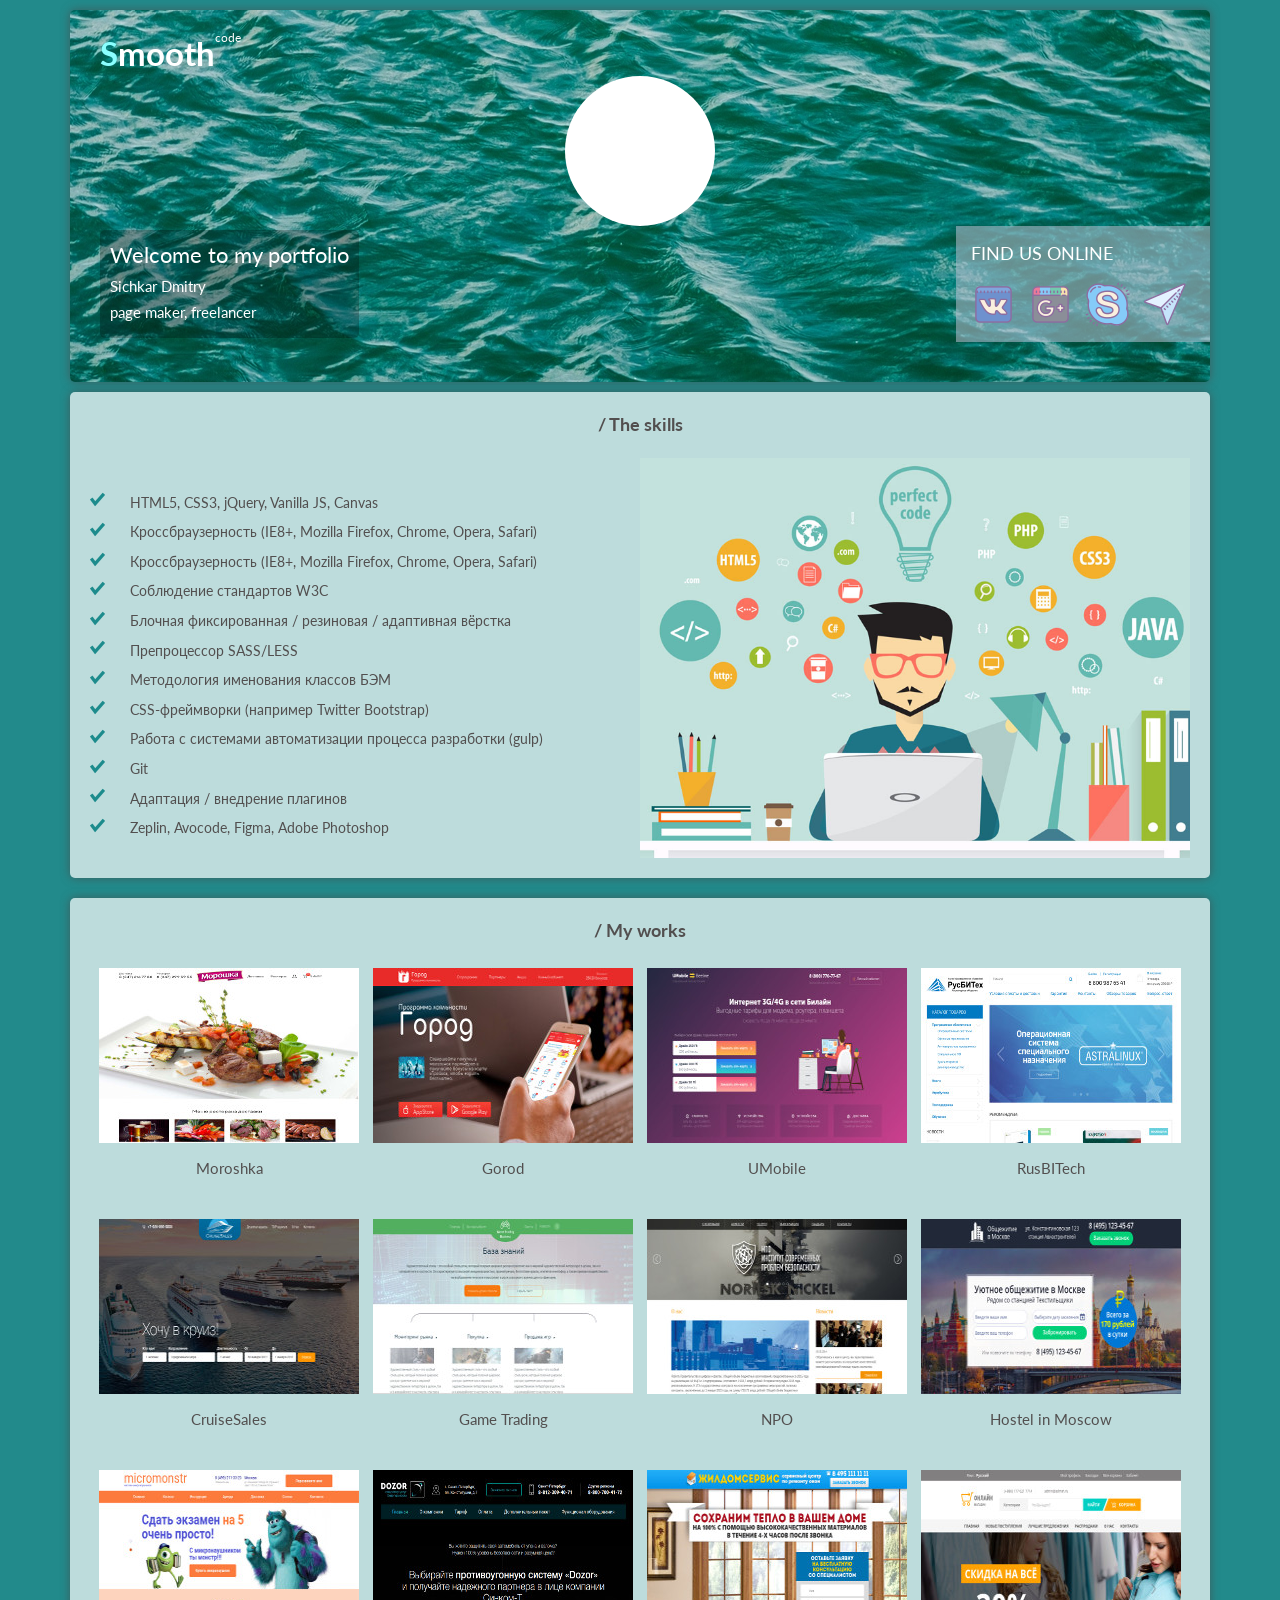
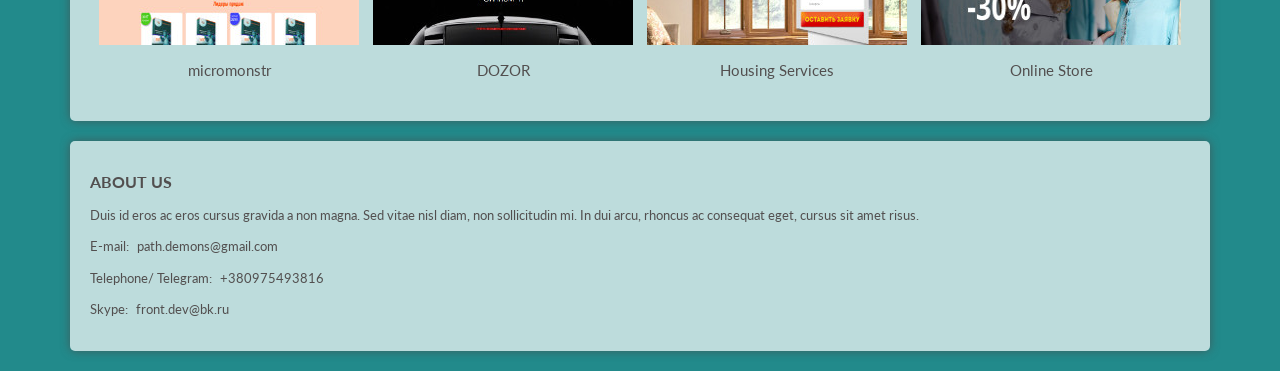
<file: index.html>
<!DOCTYPE html>
<html lang="ru">

<head>

	<meta charset="utf-8">

	<title>Title</title>
	<meta name="description" content="">

	<meta http-equiv="X-UA-Compatible" content="IE=edge">
	<meta name="viewport" content="width=device-width, initial-scale=1, maximum-scale=1">
	<link href="https://fonts.googleapis.com/css?family=Open+Sans:300,400,400i,600,700,700i,800&amp;subset=cyrillic" rel="stylesheet">
	<meta property="og:image" content="path/to/image.jpg">
	<link rel="shortcut icon" href="img/favicon/favicon.ico" type="image/x-icon">
	<link rel="apple-touch-icon" href="img/favicon/apple-touch-icon.png">
	<link rel="apple-touch-icon" sizes="72x72" href="img/favicon/apple-touch-icon-72x72.png">
	<link rel="apple-touch-icon" sizes="114x114" href="img/favicon/apple-touch-icon-114x114.png">

	<!-- Chrome, Firefox OS and Opera -->
	<meta name="theme-color" content="#000">
	<!-- Windows Phone -->
	<meta name="msapplication-navbutton-color" content="#000">
	<!-- iOS Safari -->
	<meta name="apple-mobile-web-app-status-bar-style" content="#000">

	<style>body { opacity: 0; overflow-x: hidden; } html { background-color: #fff; }</style>

</head>
<body>
	<!-- header -->
	<div class="container">
		<header class="header">
			<!-- header-top -->
			<div class="header__top header-top">

				<div class="header-top__wrap">
					<!-- page-logo -->
					<div class="header-top__logo page-logo">
						<p><span>S</span>mooth</p>
						<span>code</span>
					</div>
					<!-- end - page-logo -->
				<!-- 	<button class="burger-button">
						<span></span>
						<span></span>
						<span></span>
					</button> -->
					<!-- <nav class="header__nav nav-menu">
						<a class="nav-menu__link-btn link-btn" href="#">Home</a>
						<a class="nav-menu__link-btn link-btn" href="#">Contact</a>
					</nav> -->
				</div>
			</div>
			<!-- end - header-top -->

			<div class="header-image">
				<!-- <img src="img/lego-icon.png" alt=""> -->
			</div>

			<div class="header-bottom">
				<div class="header-bottom__wrap">
					<div class="header-bottom__content">
						<h1 class="header__title">Welcome to my portfolio</h1>
						<p class="header__text-info">Sichkar Dmitry</p>
						<p class="header__text-info">page maker, freelancer</p>
					</div>

					

					<div class="header-bottom__links links-contact">
						<span class="links-contact__title">Find us online</span>
						<ul class="links-contact__list">
							<li class="links-contact__list-item"><a href="#"><img src="img/1-icon.png" alt="img"></a></li>
							<li class="links-contact__list-item"><a href="#"><img src="img/g-icon.png" alt="img"></a></li>
							<li class="links-contact__list-item"><a href="#"><img src="img/2-icon.png" alt="img"></a></li>
							<li class="links-contact__list-item"><a href="#"><img src="img/3-icon.png" alt="img"></a></li>
						</ul>
					</div>
				</div>

			</div>
		</header>
	</div>
	<!-- // -->
	<main>
		<div class="container">
			<!-- skills-section -->
			<section class="skills-section block-theme">
				<h2 class="works-section__title">/ The skills</h2>
				<div class="skills-section__wrap">
					<ul class="skills-section__list skills-list">
						<li class="skills-list__item">HTML5, CSS3, jQuery, Vanilla JS, Canvas</li>
						<li class="skills-list__item">Кроссбраузерность (IE8+, Mozilla Firefox, Chrome, Opera, Safari)</li>
						<li class="skills-list__item">Кроссбраузерность (IE8+, Mozilla Firefox, Chrome, Opera, Safari)</li>
						<li class="skills-list__item">Соблюдение стандартов W3C</li>
						<li class="skills-list__item">Блочная фиксированная / резиновая / адаптивная вёрстка</li>
						<li class="skills-list__item">Препроцессор SASS/LESS</li>
						<li class="skills-list__item">Методология именования классов БЭМ</li>
						<li class="skills-list__item">CSS-фреймворки (например Twitter Bootstrap)</li>
						<li class="skills-list__item">Работа с системами автоматизации процесса разработки (gulp)</li>
						<li class="skills-list__item">Git</li>
						<li class="skills-list__item">Адаптация / внедрение плагинов </li>
						<li class="skills-list__item">Zeplin, Avocode, Figma, Adobe Photoshop</li>
					</ul>
					<img src="img/dev.jpg" alt="image" class="skills-section__image">
				</div>
			</section>
			<!-- end - skills-section -->
			<!-- works-section -->
			<section class="works-section block-theme">
				<h2 class="works-section__title">/ My works</h2>

				<!-- wrap-grids -->
				<div class="wrap-grids">
					<!-- item-works -->
					<div class="wrap-grids__item item-works">
						<div class="item-works__wrap">
							<div class="item-works__img">
								<img src="img/item1.jpg" alt="img">
							</div>

							<div class="item-works__overlay overlay-link">
								<a href="pr/moroshka/app/index.html" class="overlay-link__link overlay-link__preview-link" title="Предосмотр" target="myframe">
								</a>
								<a href="pr/moroshka/app/index.html" class="overlay-link__link overlay-link__open-link" title="Перейти" target="_blank">
								</a>
							</div>
						</div>
						<p class="item-works__title">Moroshka</p>
					</div>
					<!-- end - item-works -->

					<!-- item-works -->
					<div class="wrap-grids__item item-works">
						<div class="item-works__wrap">
							<div class="item-works__img">
								<img src="img/item2.jpg" alt="img">
							</div>

							<div class="item-works__overlay overlay-link">
								<a href="pr/gorod/index.html" class="overlay-link__link overlay-link__preview-link" title="Предосмотр" target="myframe">
								</a>
								<a href="pr/gorod/index.html" class="overlay-link__link overlay-link__open-link" title="Перейти" target="_blank">
								</a>
							</div>
						</div>
						<p class="item-works__title">Gorod</p>
					</div>
					<!-- end - item-works -->

					<!-- item-works -->
					<div class="wrap-grids__item item-works">
						<div class="item-works__wrap">
							<div class="item-works__img">
								<img src="img/item3.jpg" alt="img">
							</div>

							<div class="item-works__overlay overlay-link">
								<a href="pr/beeline/index.html" class="overlay-link__link overlay-link__preview-link" title="Предосмотр" target="myframe">
								</a>
								<a href="pr/beeline/index.html" class="overlay-link__link overlay-link__open-link" title="Перейти" target="_blank">
								</a>
							</div>
						</div>
						<p class="item-works__title">UMobile</p>
					</div>
					<!-- end - item-works -->

					<!-- item-works -->
					<div class="wrap-grids__item item-works">
						<div class="item-works__wrap">
							<div class="item-works__img">
								<img src="img/item4.jpg" alt="img">
							</div>

							<div class="item-works__overlay overlay-link">
								<a href="pr/po/app/index.html" class="overlay-link__link overlay-link__preview-link" title="Предосмотр" target="myframe">
								</a>
								<a href="pr/po/app/index.html" class="overlay-link__link overlay-link__open-link" title="Перейти" target="_blank">
								</a>
							</div>
						</div>
						<p class="item-works__title">RusBITech</p>
					</div>
					<!-- end - item-works -->

					<!-- item-works -->
					<div class="wrap-grids__item item-works">
						<div class="item-works__wrap">
							<div class="item-works__img">
								<img src="img/item5.jpg" alt="img">
							</div>

							<div class="item-works__overlay overlay-link">
								<a href="pr/cruisesales/index.html" class="overlay-link__link overlay-link__preview-link" title="Предосмотр" target="myframe">
								</a>
								<a href="pr/cruisesales/index.html" class="overlay-link__link overlay-link__open-link" title="Перейти" target="_blank">
								</a>
							</div>
						</div>
						<p class="item-works__title">CruiseSales</p>
					</div>
					<!-- end - item-works -->

					<!-- item-works -->
					<div class="wrap-grids__item item-works">
						<div class="item-works__wrap">
							<div class="item-works__img">
								<img src="img/item6.jpg" alt="img">
							</div>

							<div class="item-works__overlay overlay-link">
								<a href="pr/gametrading/index.html" class="overlay-link__link overlay-link__preview-link" title="Предосмотр" target="myframe">
								</a>
								<a href="pr/gametrading/index.html" class="overlay-link__link overlay-link__open-link" title="Перейти" target="_blank">
								</a>
							</div>
						</div>
						<p class="item-works__title">Game Trading</p>
					</div>
					<!-- end - item-works -->

					<!-- item-works -->
					<div class="wrap-grids__item item-works">
						<div class="item-works__wrap">
							<div class="item-works__img">
								<img src="img/item7.jpg" alt="img">
							</div>

							<div class="item-works__overlay overlay-link">
								<a href="pr/npo/index.html" class="overlay-link__link overlay-link__preview-link" title="Предосмотр" target="myframe">
								</a>
								<a href="pr/npo/index.html" class="overlay-link__link overlay-link__open-link" title="Перейти" target="_blank">
								</a>
							</div>
						</div>
						<p class="item-works__title">NPO</p>
					</div>
					<!-- end - item-works -->

					<!-- item-works -->
					<div class="wrap-grids__item item-works">
						<div class="item-works__wrap">
							<div class="item-works__img">
								<img src="img/item8.jpg" alt="img">
							</div>

							<div class="item-works__overlay overlay-link">
								<a href="pr/hostelmoscow/index.html" class="overlay-link__link overlay-link__preview-link" title="Предосмотр" target="myframe">
								</a>
								<a href="pr/hostelmoscow/index.html" class="overlay-link__link overlay-link__open-link" title="Перейти" target="_blank">
								</a>
							</div>
						</div>
						<p class="item-works__title">Hostel in Moscow</p>
					</div>
					<!-- end - item-works -->

					<!-- item-works -->
					<div class="wrap-grids__item item-works">
						<div class="item-works__wrap">
							<div class="item-works__img">
								<img src="img/item9.jpg" alt="img">
							</div>

							<div class="item-works__overlay overlay-link">
								<a href="pr/micromonstr/index.html" class="overlay-link__link overlay-link__preview-link" title="Предосмотр" target="myframe">
								</a>
								<a href="pr/micromonstr/index.html" class="overlay-link__link overlay-link__open-link" title="Перейти" target="_blank">
								</a>
							</div>
						</div>
						<p class="item-works__title">micromonstr</p>
					</div>
					<!-- end - item-works -->

					<!-- item-works -->
					<div class="wrap-grids__item item-works">
						<div class="item-works__wrap">
							<div class="item-works__img">
								<img src="img/item10.jpg" alt="img">
							</div>

							<div class="item-works__overlay overlay-link">
								<a href="pr/dozor/index.html" class="overlay-link__link overlay-link__preview-link" title="Предосмотр" target="myframe">
								</a>
								<a href="pr/dozor/index.html" class="overlay-link__link overlay-link__open-link" title="Перейти" target="_blank">
								</a>
							</div>
						</div>
						<p class="item-works__title">DOZOR</p>
					</div>
					<!-- end - item-works -->

					<!-- item-works -->
					<div class="wrap-grids__item item-works">
						<div class="item-works__wrap">
							<div class="item-works__img">
								<img src="img/item11.jpg" alt="img">
							</div>

							<div class="item-works__overlay overlay-link">
								<a href="pr/housingservices/index.html" class="overlay-link__link overlay-link__preview-link" title="Предосмотр" target="myframe">
								</a>
								<a href="pr/housingservices/index.html" class="overlay-link__link overlay-link__open-link" title="Перейти" target="_blank">
								</a>
							</div>
						</div>
						<p class="item-works__title">Housing Services</p>
					</div>
					<!-- end - item-works -->

					<!-- item-works -->
					<div class="wrap-grids__item item-works">
						<div class="item-works__wrap">
							<div class="item-works__img">
								<img src="img/item12.jpg" alt="img">
							</div>

							<div class="item-works__overlay overlay-link">
								<a href="pr/im/index.html" class="overlay-link__link overlay-link__preview-link" title="Предосмотр" target="myframe">
								</a>
								<a href="pr/im/index.html" class="overlay-link__link overlay-link__open-link" title="Перейти" target="_blank">
								</a>
							</div>
						</div>
						<p class="item-works__title">Online Store</p>
					</div>
					<!-- end - item-works -->
				</div>
				<!-- end - wrap-grids -->
			</section>
			<!-- end - works-section -->
		</div>

	</main>
	<!-- footer -->
	<div class="container">
		<footer class="footer-page block-theme">
			<div class="footer-wrap">

				<div class="footer-page__info">
					<span class="footer-page__title footer-title">About us</span>
					<p class="footer-page__text">Duis id eros ac eros cursus gravida a non magna. 
						Sed vitae nisl diam, non sollicitudin mi. In dui arcu, 
					rhoncus ac consequat eget, cursus sit amet risus.</p>
					<p class="footer-page__text">E-mail: <a class="footer-page__link" href="mailto:path.demons@gmail.com">path.demons@gmail.com</a></p>
					<p class="footer-page__text">Telephone/ Telegram: <a class="footer-page__link" href="tel:+380975493816">+380975493816</a></p>
					<p class="footer-page__text">Skype: <a class="footer-page__link" href="skype:front.dev@bk.ru?add">front.dev@bk.ru</a></p>
				</div>

				<div class="footer-wrap__form form-feedback">
					<span class="footer-title">Feedback</span>
					<form>
						<div class="form-feedback__wrap">
							<div class="form-feedback__fields">
								<input type="text" class="form-feedback__input input-theme" placeholder="Name*">
								<input type="text" class="form-feedback__input input-theme" placeholder="Email*">
								<textarea  class="form-feedback__textarea textarea-theme" placeholder="Message*"></textarea>
							</div>

							<button class="form-feedback__button button-theme">send</button>
						</div>
					</form>
				</div>
			</div>
		</footer>
	</div>
	<!-- // -->

	<div class="frame-wrap">
		<button id="close-frame" class="close-frame"></button>
		<iframe name="myframe" class="myframe" onload="if(window.Vario!=1){window.Vario=1;}else this.style.display='block'"></iframe>
	</div>

	<link rel="stylesheet" href="css/slick.css">
	<link rel="stylesheet" href="css/jquery.fancybox.css">
	<link href="https://fonts.googleapis.com/css?family=Lato" rel="stylesheet">
	<link rel="stylesheet" href="fonts/stylesheet.css">
	<link rel="stylesheet" href="css/main.min.css">
	<script src="js/scripts.min.js"></script>

</body>
</html>
</file>
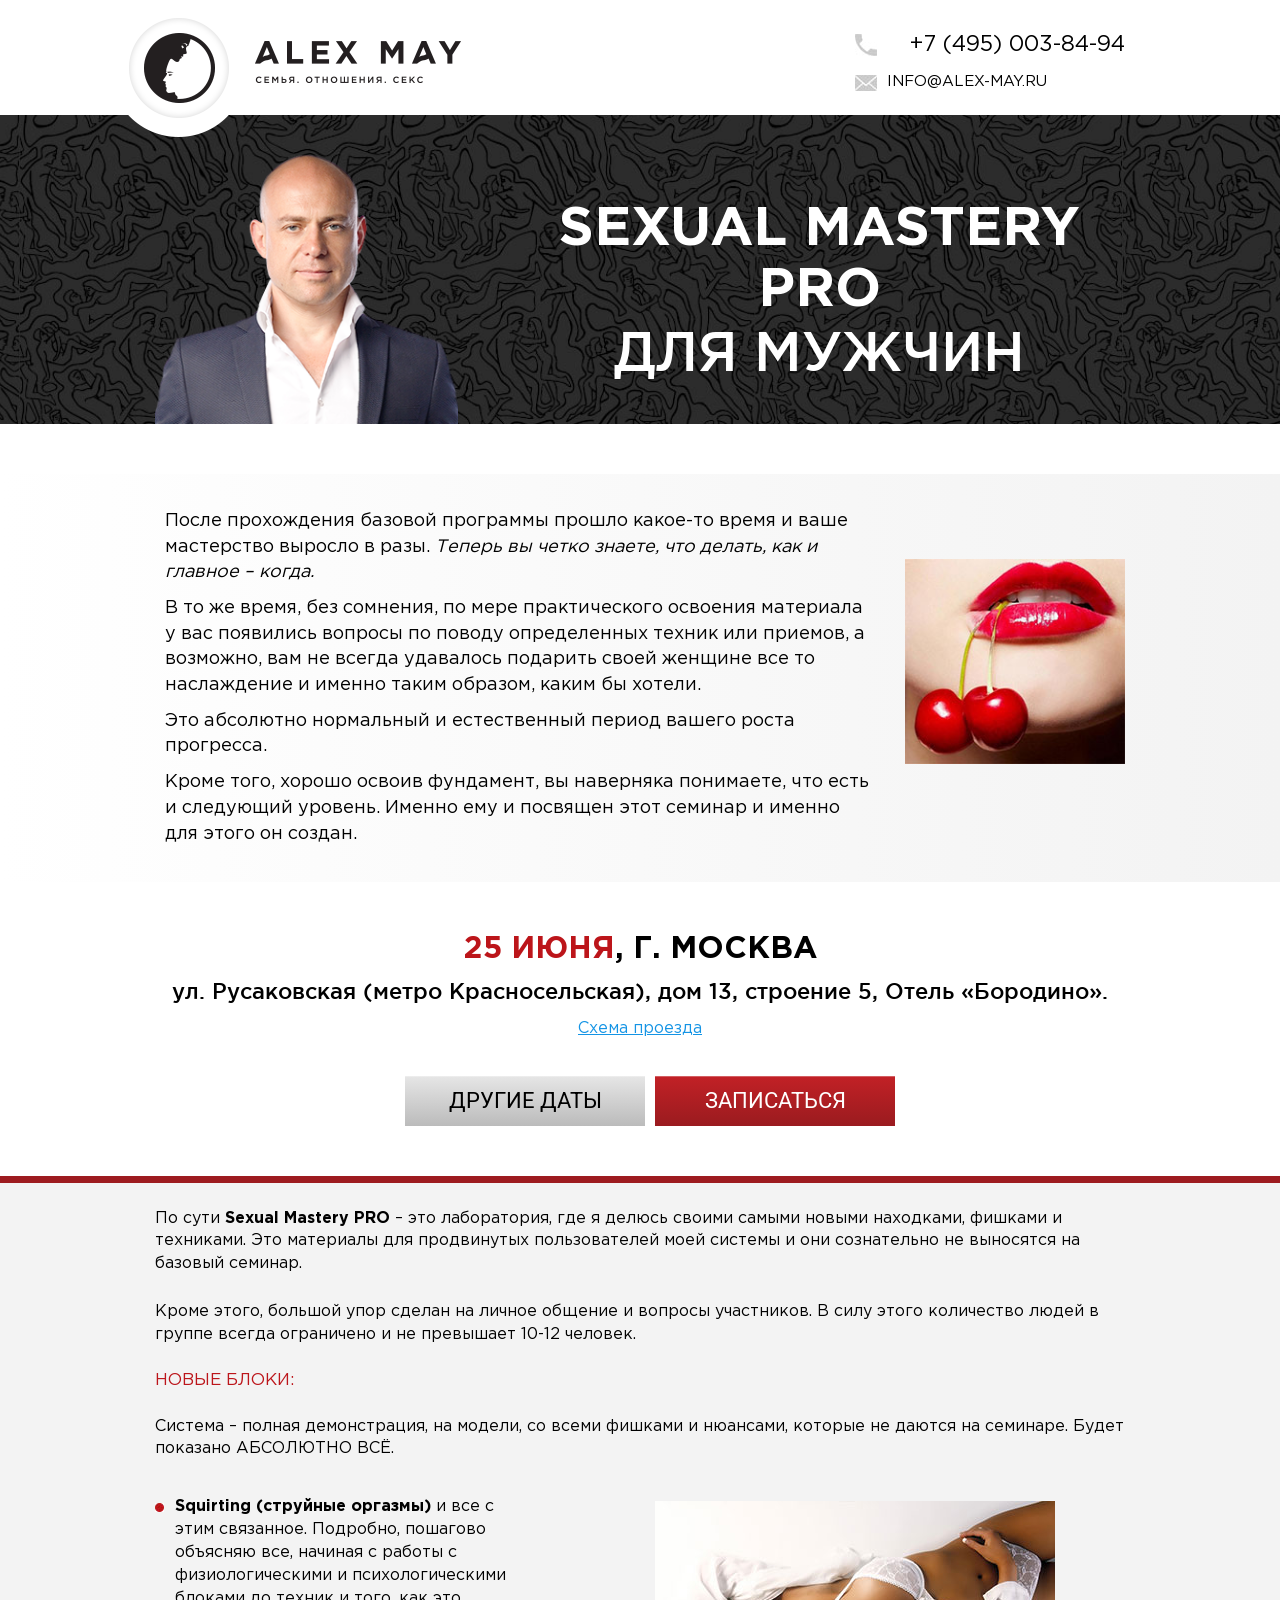
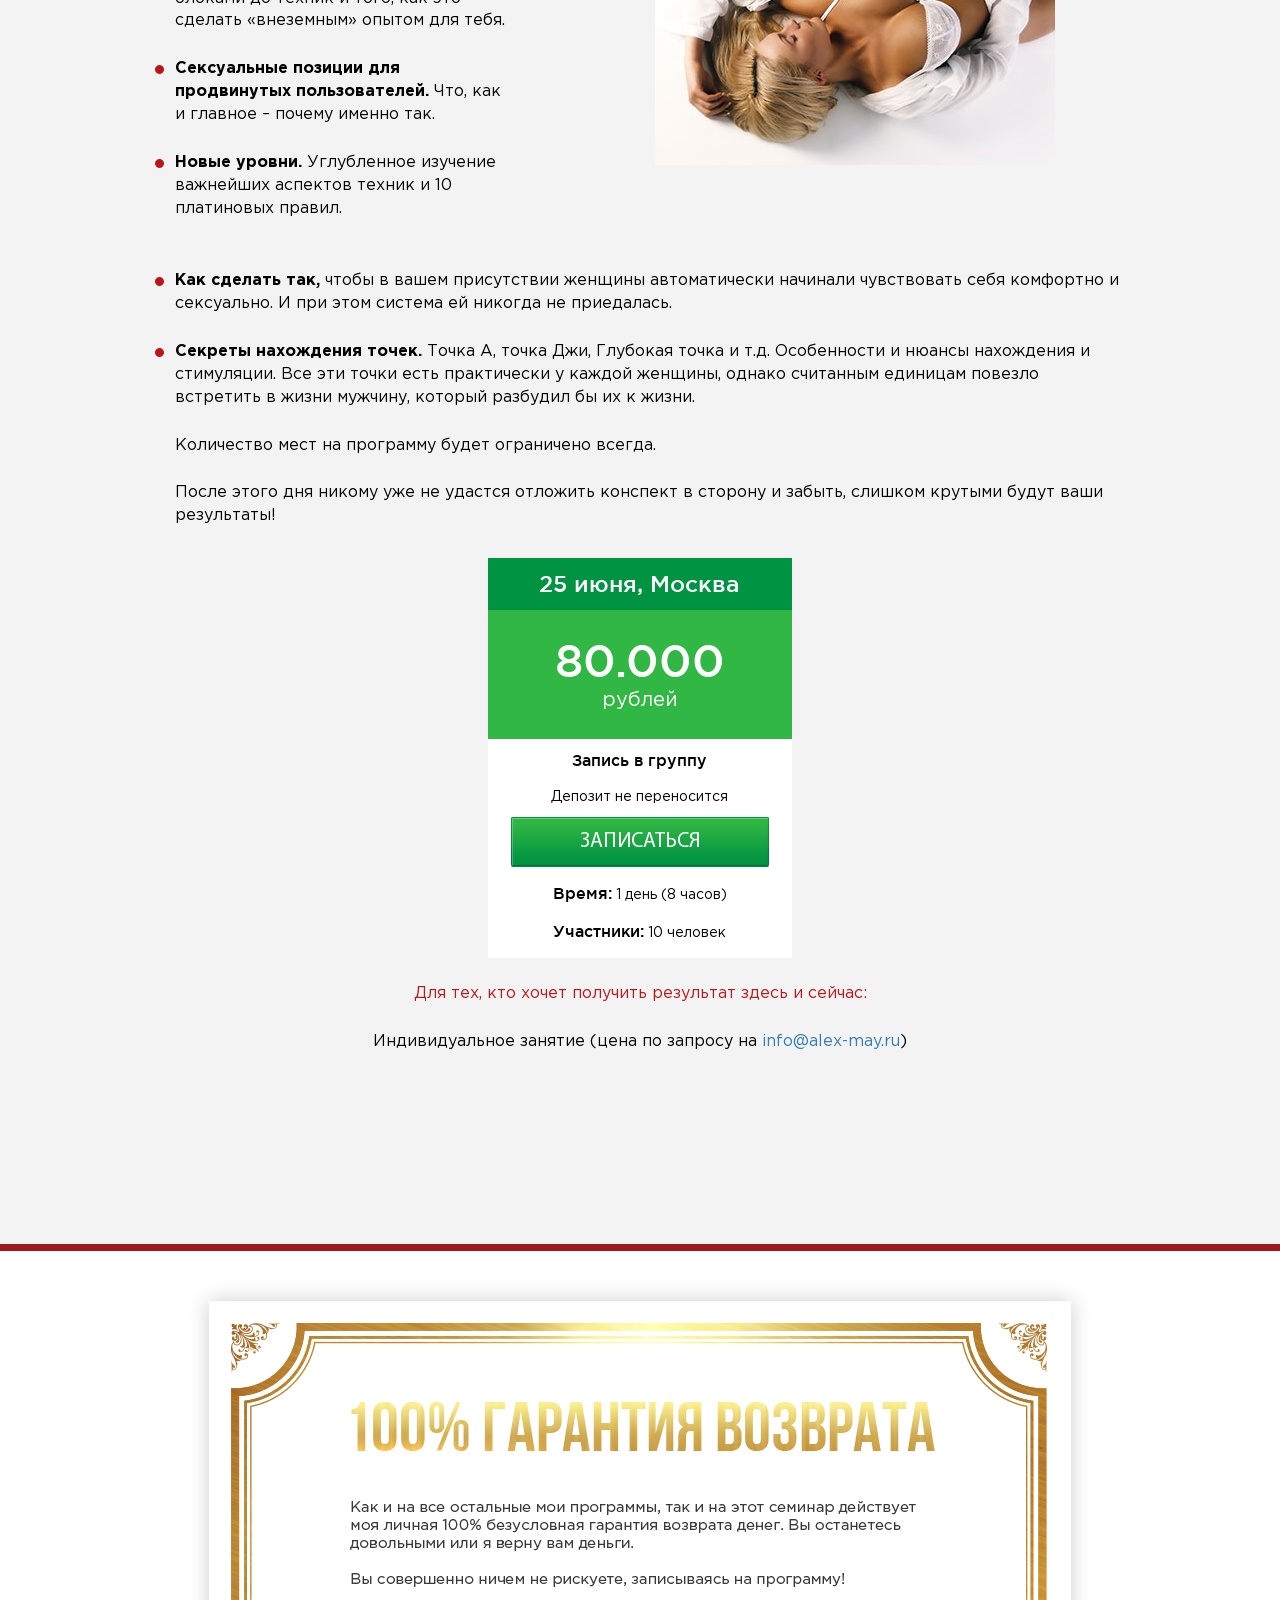
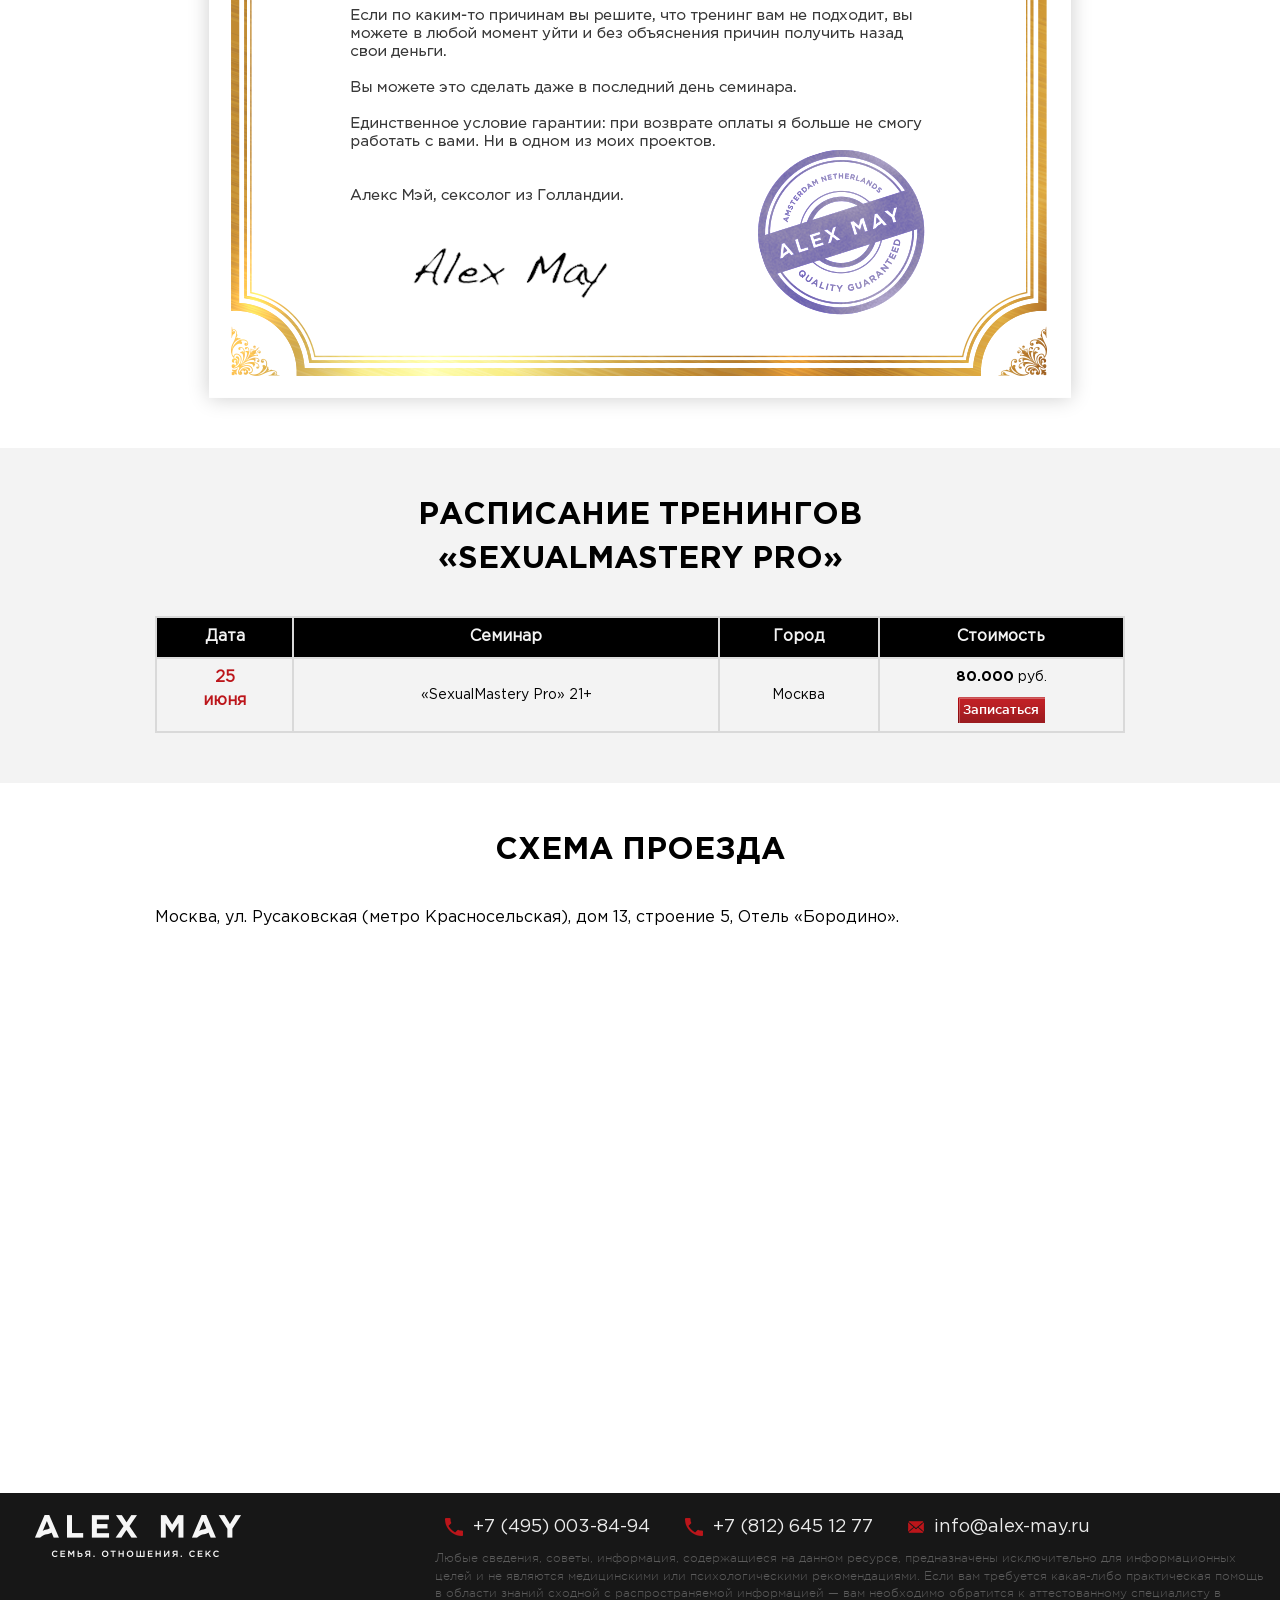
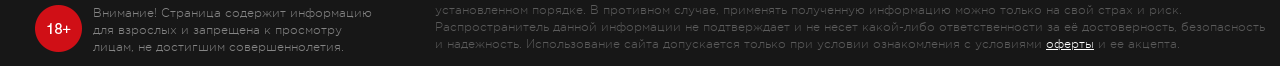
<file: pr/alex-may/index.html>
<!DOCTYPE html>
<html lang="ru">
<head>
	<meta charset="UTF-8">
	<title>Alex-may</title>

	<meta http-equiv="X-UA-Compatible" content="IE=edge">
	<meta name="description" content="">
	<meta name="viewport" content="width=device-width, initial-scale=1">
	<link rel="stylesheet" href="https://maxcdn.bootstrapcdn.com/bootstrap/3.3.7/css/bootstrap.min.css" integrity="sha384-BVYiiSIFeK1dGmJRAkycuHAHRg32OmUcww7on3RYdg4Va+PmSTsz/K68vbdEjh4u" crossorigin="anonymous">
	<link href="https://fonts.googleapis.com/css?family=Roboto" rel="stylesheet">
	<link rel="stylesheet" type="text/css" href="assets/css/style.css" />
	<link rel="stylesheet" type="text/css" href="assets/css/media.css" />
</head>
<body>
	<div class="header">
		<div class="container">
			<div class="row">
				<div class="col-sm-4 col-sm-push-8">
					<ul>
						<li><a class="tel" href="tel: +7 (495) 003-84-94"><img src="assets/img/phone.jpg" alt="img">+7 (495) 003-84-94</a></li>
						<li><a class="mailto" href="mailto: info@alex-may.ru"><img src="assets/img/envelope.jpg" alt="img">info@alex-may.ru</a></li>
					</ul>
				</div>
				<div class="col-sm-4"></div>
				<div class="col-sm-4 col-sm-pull-8">
					<a class="logo" href="#"><img src="assets/img/logo.png" class="img-responsive" alt="img"></a>
				</div>
			</div>		
		</div>
	</div>
	<div class="banner">
		<div class="container">
			<div class="row">
				<div class="col-sm-8 col-sm-push-4">
					<h1>SEXUAL MASTERY PRO <br>
						<span>Для мужчин</span></h1>
					</div>

					<div class="col-sm-4 col-sm-pull-8">
						<img src="assets/img/man.png"  alt="img">
					</div>

				</div>
			</div>
		</div>
		<div class="main_info">
			<div class="container">
				<div class="row">
					<div class="col-sm-9">
						<div class="main_text">
							<p>После прохождения базовой программы прошло какое-то время и ваше мастерство выросло в разы. <span>Теперь вы четко знаете, что делать, как и главное – когда.</span></p>
							<p>В то же время, без сомнения, по мере практического освоения материала у вас появились вопросы по поводу определенных техник или приемов,   а возможно, вам не всегда удавалось подарить своей женщине все то наслаждение и именно таким образом, каким бы хотели.</p>
							<p>Это абсолютно нормальный и естественный период вашего роста прогресса.</p>
							<p>Кроме того, хорошо освоив фундамент, вы наверняка понимаете, что есть и следующий уровень. Именно ему и посвящен этот семинар и именно для этого он создан.</p>
						</div>
					</div>
					<div class="col-sm-3">
						<div class="main_img">
							<img src="assets/img/main.jpg" class="img-responsive" alt="img">
						</div>
					</div>
				</div>
			</div>
		</div>
		<div class="date">
			<div class="container">
				<h2><span>25 июня</span>, г. Москва</h2>
				<p>ул. Русаковская (метро Красносельская), дом 13, строение 5, Отель «Бородино».</p>
				<a href="#">Схема проезда</a>
				<div class="date_button">
					<div class="row">
						<div class="col-sm-3"></div>
						<div class="col-sm-3">
							<div class="date_other">
								<a href="#"><button name="button">другие даты</button></a>
							</div>
						</div>
						<div class="col-sm-3">
							<div class="date_enroll">
								<a href="#"><button name="button">Записаться</button></a>
							</div>					
						</div>
						<div class="col-sm-3"></div>
					</div>
				</div>	
			</div>
		</div>
		<div class="timer_block">
			<div class="container">
				<div class="eTimer"></div>
				<div class="inform">
					<p>По сути <span>Sexual Mastery PRO</span> – это лаборатория, где я делюсь своими самыми новыми находками, фишками и техниками. Это материалы для продвинутых пользователей моей системы и они сознательно не выносятся на базовый семинар.</p>
					<p>Кроме этого, большой упор сделан на личное общение и вопросы участников. В силу этого количество людей в группе всегда ограничено и не превышает 10-12 человек.</p>
				</div>
				<div class="new_block">
					<h4>НОВЫЕ БЛОКИ:</h4>
					<p>Система – полная демонстрация, на модели, со всеми фишками и нюансами, которые не даются на семинаре. Будет показано АБСОЛЮТНО ВСЁ.</p>
					<div class="row">
						<div class="col-sm-6">
							<div class="block_list">
								<ul>
									<li><img src="assets/img/dot.jpg" alt="img"><p><span>Squirting (струйные оргазмы)</span> и все с этим связанное. Подробно, пошагово объясняю все, начиная с работы с физиологическими и психологическими блоками до техник и того, как это сделать «внеземным» опытом для тебя.</li></p>
									<li><img src="assets/img/dot.jpg" alt="img"><p><span>Сексуальные позиции для продвинутых пользователей.</span> Что, как и главное – почему именно так.</li></p>
									<li><img src="assets/img/dot.jpg" alt="img"><p><span>Новые уровни.</span> Углубленное изучение важнейших аспектов техник и 10 платиновых правил.</li></p>
								</ul>
							</div>
						</div>
						<div class="col-sm-6">
							<div class="block_img">
								<img src="assets/img/info.jpg" class="img-responsive" alt="img">
							</div>
						</div>
					</div>
					<div class="block_enrolls">
						<ul>
							<li><img src="assets/img/dot.jpg" alt="img"><p><span>Как сделать так,</span> чтобы в вашем присутствии женщины автоматически начинали чувствовать себя комфортно и сексуально. И при этом система ей никогда не приедалась.</p></li>
							<li><img src="assets/img/dot.jpg" alt="img"><p><span>Секреты нахождения точек.</span> Точка А, точка Джи, Глубокая точка и т.д. Особенности и нюансы нахождения и стимуляции. Все эти точки есть практически у каждой женщины, однако считанным единицам повезло встретить в жизни мужчину, который разбудил бы их к жизни.</p></li>
						</ul>
						<p>Количество мест на программу будет ограничено всегда.</p>
						<p>После этого дня никому уже не удастся отложить конспект в сторону и забыть, слишком крутыми будут ваши результаты!</p>
					</div>
					<div class="block_entry">
						<div class="row">
							<div class="col-sm-4"></div>
							<div class="col-sm-4">
								<div class="entry_price">
									<div class="money_price">
										<h2>25 июня, Москва</h2>
										<h3>80.000</h3>
										<p>рублей</p>
									</div>
									<div class="group_price">
										<span>Запись в группу</span>
										<p>Депозит не переносится</p>
										<a href="#"><button name="button">Записаться</button></a>
										<p><span>Время:</span> 1 день (8 часов)</p>
										<p><span>Участники:</span> 10 человек</p>
									</div>
								</div>
							</div>
							<div class="col-sm-4"></div>
						</div>
						<p class="red">Для тех, кто хочет получить результат здесь и сейчас:</p>
						<p>Индивидуальное занятие (цена по запросу на <a href="#">info@alex-may.ru</a>)</p>
					</div>
				</div>
			</div>
		</div>
		<div class="guarantee">
			<div class="container">
				<div class="guarantee_img">
					<img src="assets/img/guarantee.png" class="img-responsive" alt="img">
				</div>
			</div>
		</div>
		<div class="block_table">
			<div class="container">
				<h2>РАСПИСАНИЕ ТРЕНИНГОВ </h2> 
				<h3>«SexualMastery Pro»</h3>
				<div class="table_maim">
					<table class="table">
						<thead class="thead-inverse">
							<tr>
								<th>Дата</th>
								<th>Семинар</th>
								<th>Город</th>
								<th>Стоимость</th>
							</tr>
						</thead>
						<tbody>
							<tr>
								<th class="color">25 <br> июня</th>
								<td>«SexualMastery Pro» 21+</td>
								<td>Москва</td>
								<td><p><span>80.000</span> руб.</p>
									<a href="#"><button name="button">Записаться</button></a>
								</td>
							</tr>
						</tbody>
					</table>
				</div>
			</div>
		</div>
		<div class="outline_block">
			<div class="container">
				<div class="driving_direct">
					<h2>Схема проезда</h2>
					<p>Москва, ул. Русаковская (метро Красносельская), дом 13, строение 5, Отель «Бородино».</p>
					<script type="text/javascript" charset="utf-8" async src="https://api-maps.yandex.ru/services/constructor/1.0/js/?um=constructor%3A5158a84778a48d6d735ac3ec27d74317cd9710d1ae001e3f781c077606d8a108&amp;width=100%&amp;height=495&amp;lang=ru_RU&amp;scroll=true"></script>
				</div>	
			</div>
		</div>
		<div class="footer">
			<div class="container">
				<div class="row">
					<div class="col-sm-3">
						<div class="block_footer_logo">
							<a href="#"><img class="img-responsive" src="assets/img/logo_footer.png" alt="img"></a>
							<img class="warning_ico" src="assets/img/warning_ico.png" alt="img">	
							<p>Внимание! Страница содержит информацию 
								для взрослых и запрещена к просмотру лицам, 
								не достигшим совершеннолетия.</p>
							</div>
						</div>
						<div class="col-sm-9">
							<div class="block_footer_link">
								<ul>
									<li><a class="tel_link" href="tel: +7 (495) 003-84-94"><img src="assets/img/phone_ico.png" alt="img">+7 (495) 003-84-94</a></li>
									<li><a class="tel_link" href="tel: +7 (812) 645 12 77"><img src="assets/img/phone_ico.png" alt="img">+7 (812) 645 12 77</a></li>
									<li><a class="mailto_link" href="mailto: info@alex-may.ru"><img src="assets/img/envelope_ico.png" alt="img">info@alex-may.ru</a></li>
								</ul>
								<p>Любые сведения, советы, информация, содержащиеся на данном ресурсе, предназначены исключительно для информационных целей и не являются медицинскими или психологическими рекомендациями. Если вам требуется какая-либо практическая помощь в области знаний сходной с распространяемой информацией — вам необходимо обратится к аттестованному специалисту в установленном порядке. В противном случае, применять полученную информацию можно только на свой страх и риск. Распространитель данной информации не подтверждает и не несет какой-либо ответственности за её достоверность, безопасность и надежность. Использование сайта допускается только при условии ознакомления с условиями <a class="world" href="#">оферты</a> и ее акцепта.</p>
							</div>
						</div>
					</div>
				</div>
			</div>
			<script src="assets/js/jquery-3.1.1.min.js"></script>	
			<script src="https://maxcdn.bootstrapcdn.com/bootstrap/3.3.7/js/bootstrap.min.js" integrity="sha384-Tc5IQib027qvyjSMfHjOMaLkfuWVxZxUPnCJA7l2mCWNIpG9mGCD8wGNIcPD7Txa" crossorigin="anonymous"></script>
			<script src="http://e-timer.ru/js/etimer.js"></script>	 
			<script src="assets/js/main.js"></script>	

		</body>
		</html>
</file>
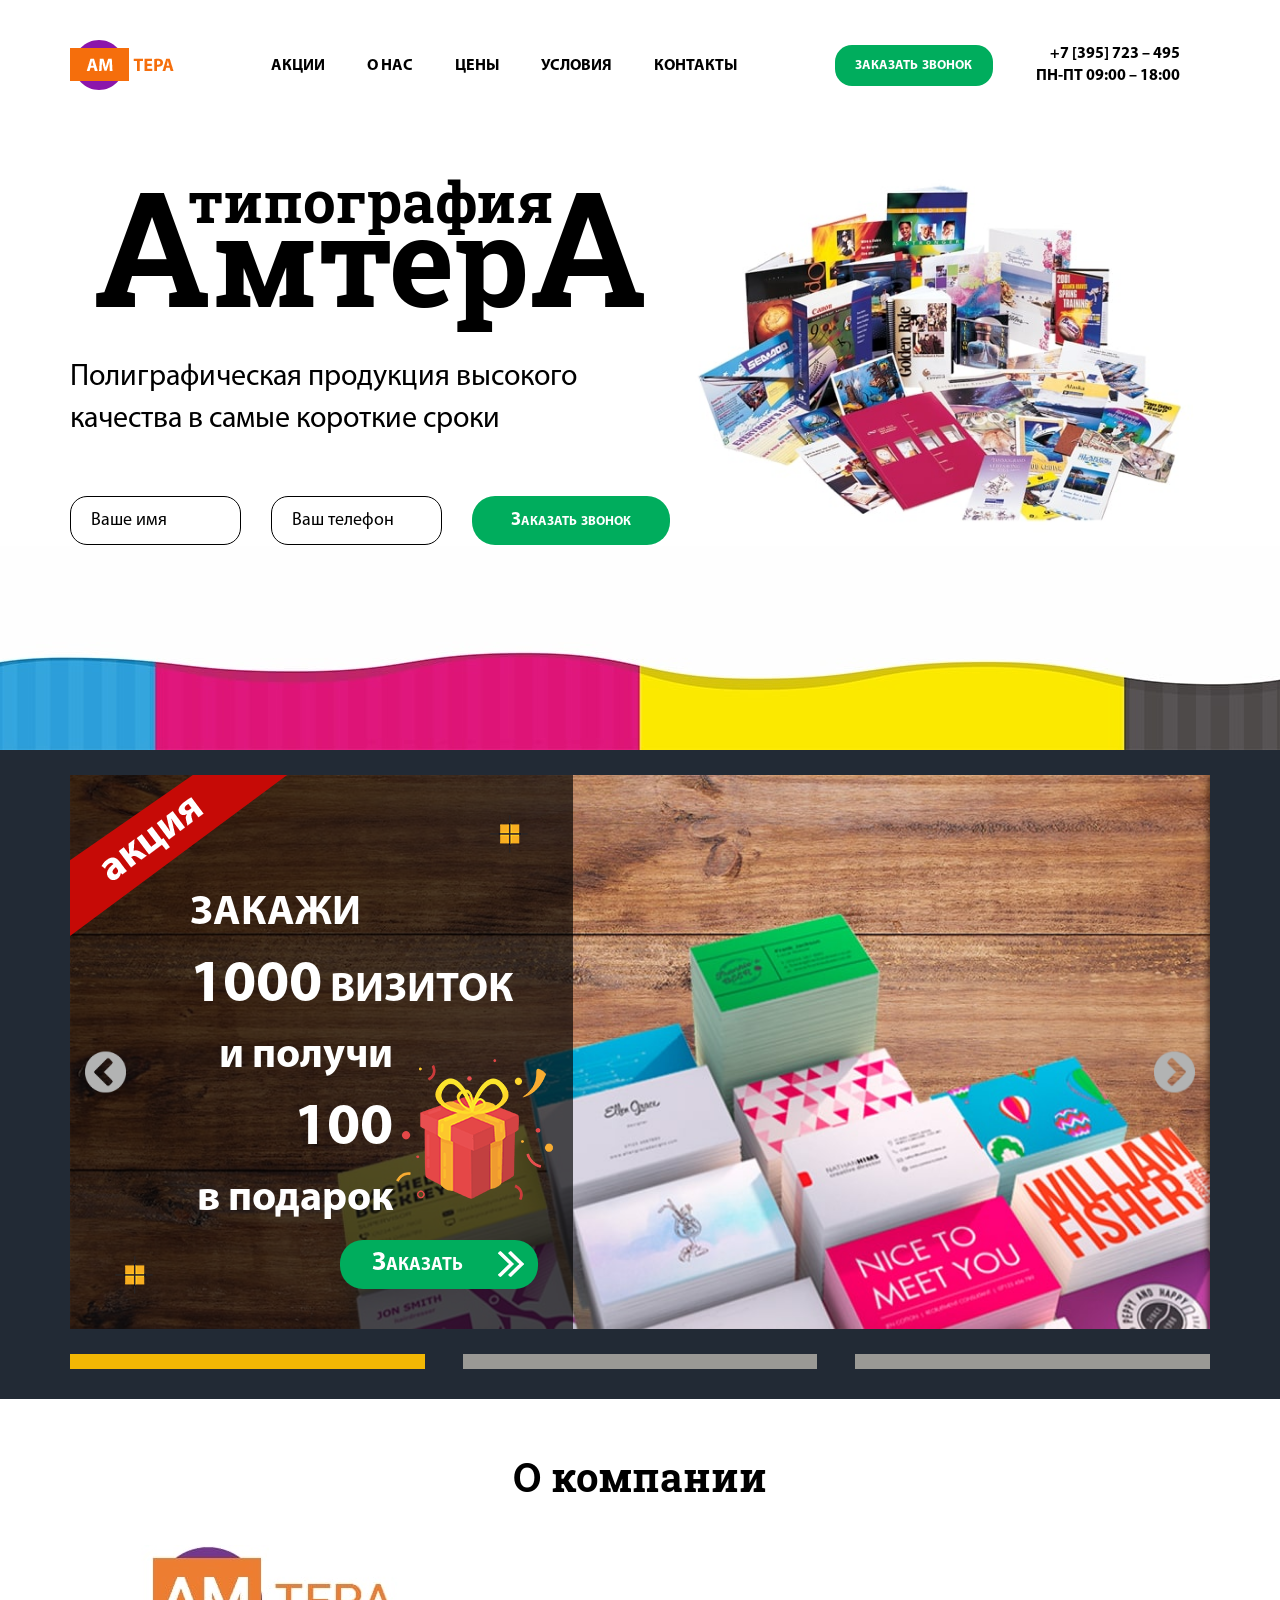
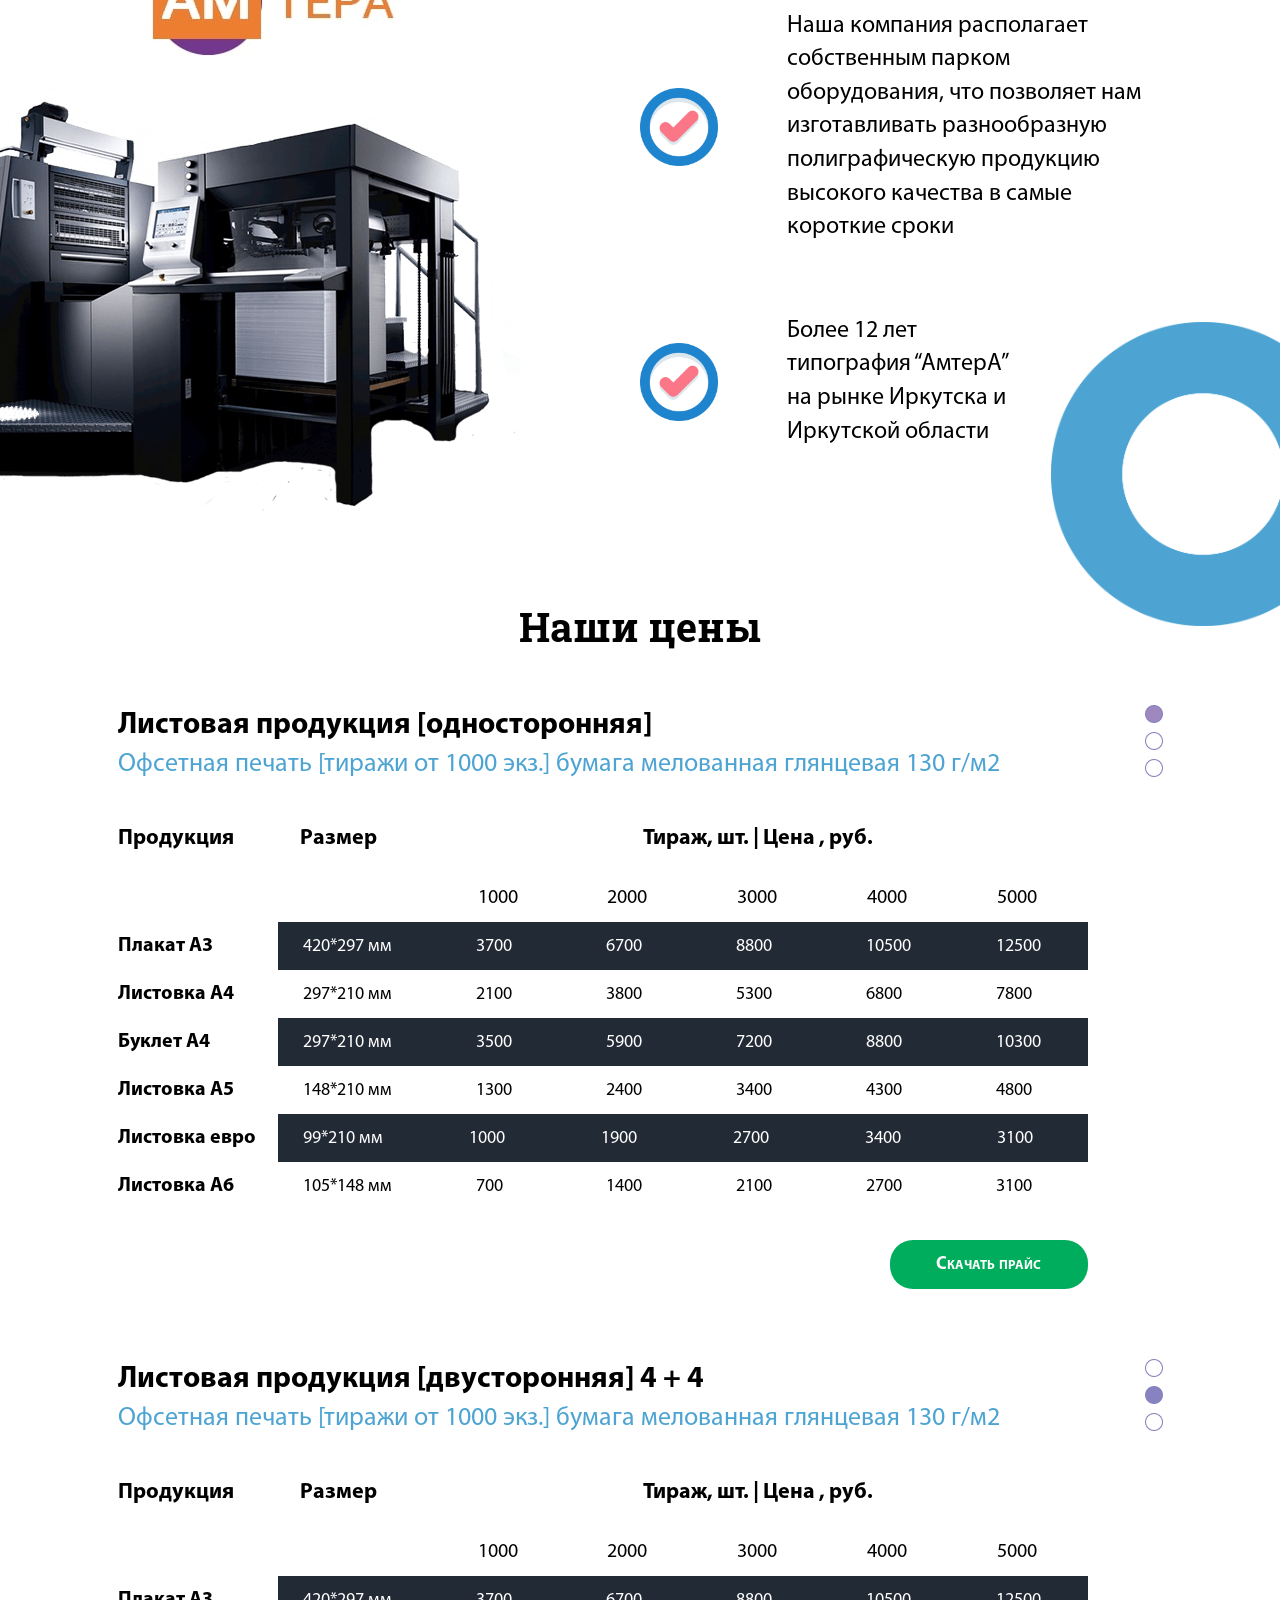
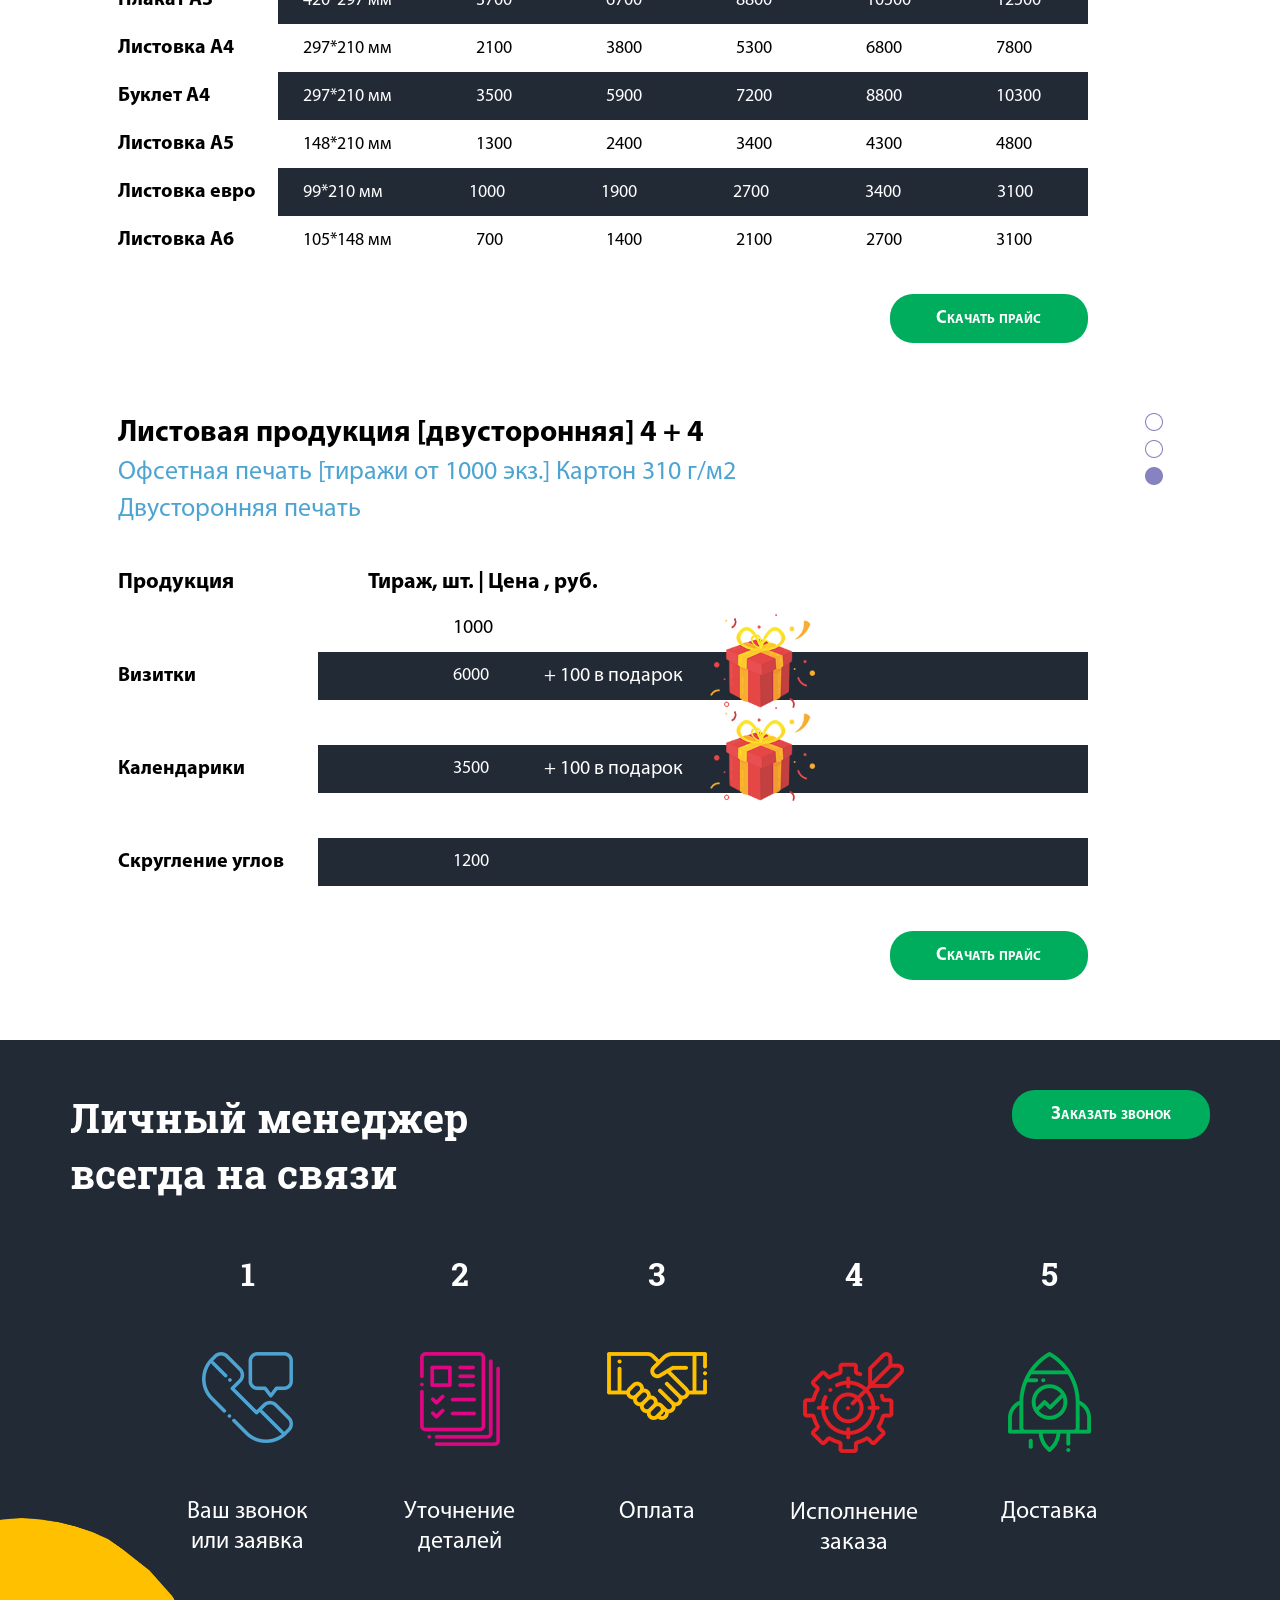
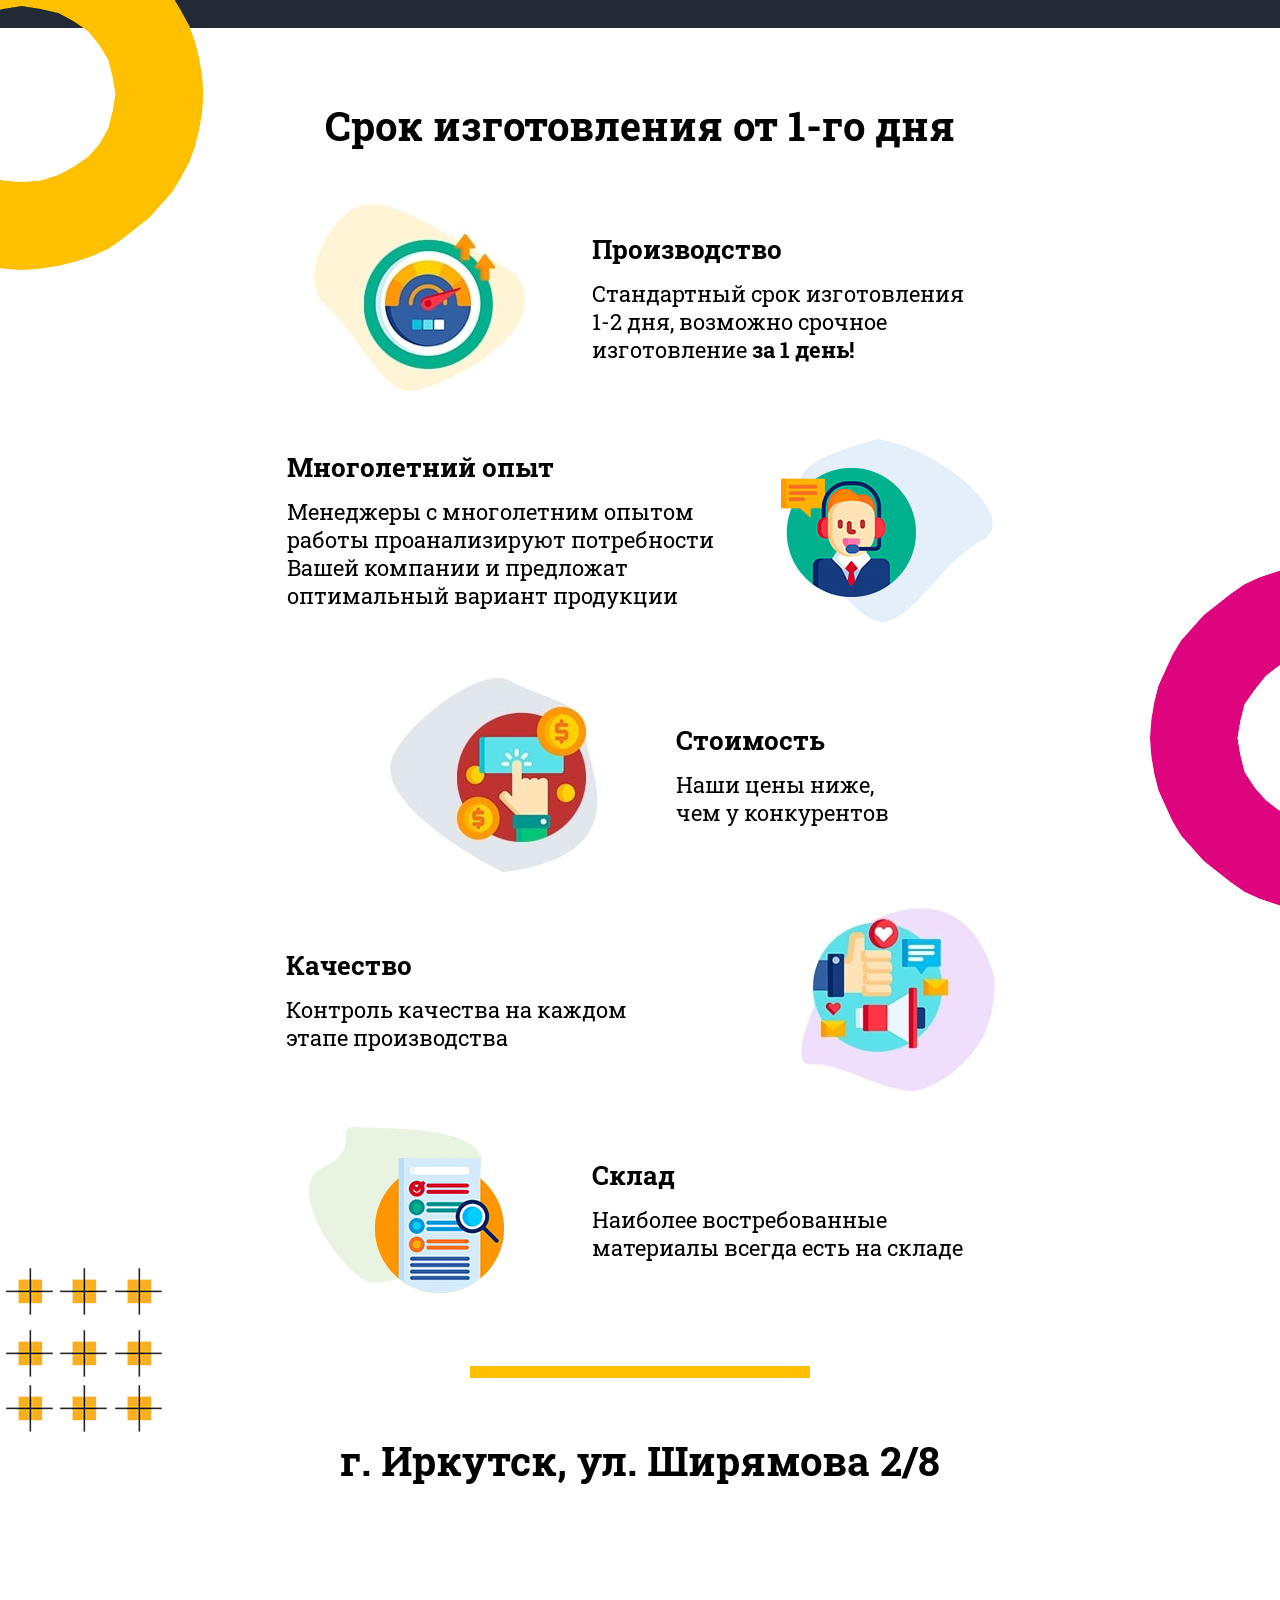
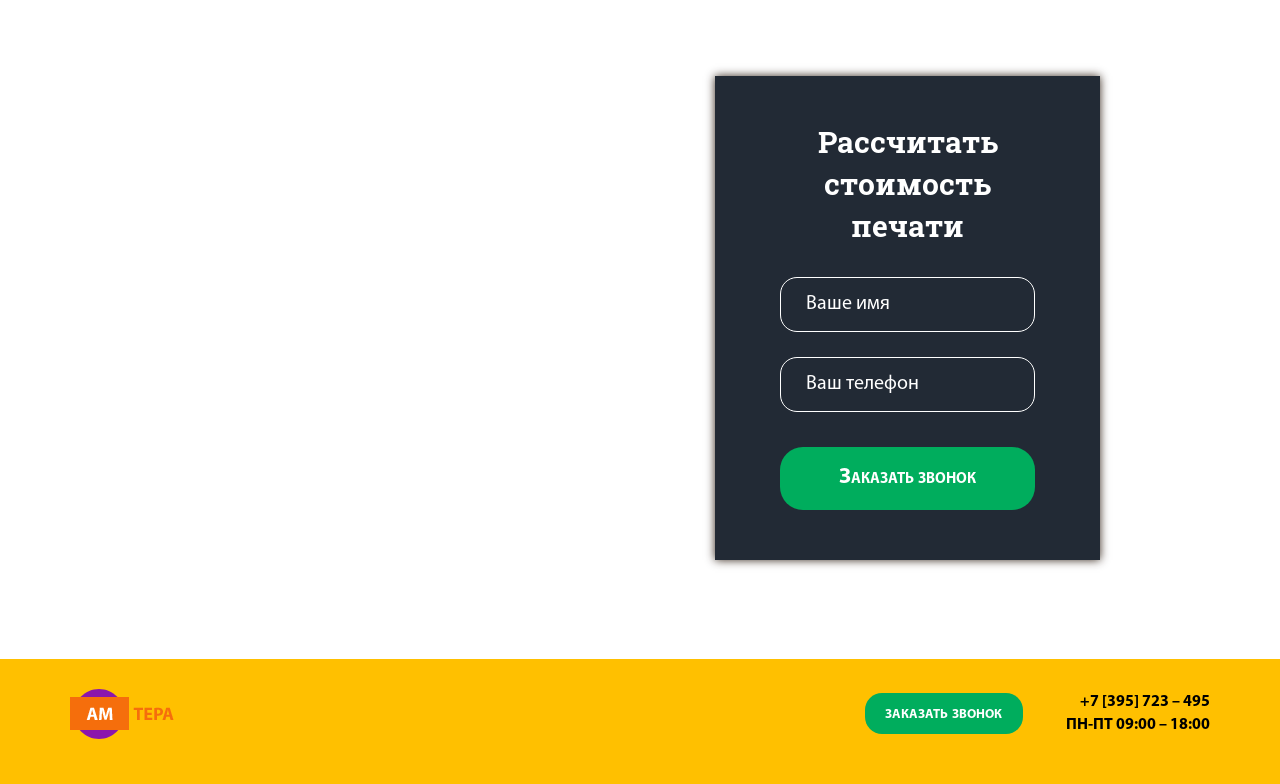
<file: pr/amtera/index.html>
<!DOCTYPE html>
<html lang="ru">
<head>
	<meta charset="utf-8">
	<title>АМТЕРА</title>
	<meta name="description" content="">
	<meta http-equiv="X-UA-Compatible" content="IE=edge">
	<meta name="viewport" content="width=device-width, initial-scale=1, maximum-scale=1">
	<meta property="og:image" content="path/to/image.jpg">
	<link rel="shortcut icon" href="img/favicon/favicon.ico" type="image/x-icon">
	<link rel="apple-touch-icon" href="img/favicon/apple-touch-icon.png">
	<link rel="apple-touch-icon" sizes="72x72" href="img/favicon/apple-touch-icon-72x72.png">
	<link rel="apple-touch-icon" sizes="114x114" href="img/favicon/apple-touch-icon-114x114.png">
	<!-- link style-->
	<link href="https://fonts.googleapis.com/css?family=Roboto+Slab:400,700&amp;subset=cyrillic" rel="stylesheet">

	<link rel="stylesheet" href="css/main.min.css">

	<!-- Chrome, Firefox OS and Opera-->
	<meta name="theme-color" content="#000">
	<!-- Windows Phone-->
	<meta name="msapplication-navbutton-color" content="#000">
	<!--iOS Safari-->
	<meta name="apple-mobile-web-app-status-bar-style" content="#000">
</head>
<body>

	<!-- header -->
	<header class="header">
		<div class="container">
			<div class="header__wrap">
				<img src="img/logo.png" alt="logo" class="header__logo">
				<!-- main-menu -->
				<nav class="header__main-menu main-menu">
					<ul class="main-menu__list">
						<li class="main-menu__list-item">
							<a href="#shares-s" class="main-menu__link">АКЦИИ</a>
						</li>
						<li class="main-menu__list-item">
							<a href="#company-s" class="main-menu__link">О НАС</a>
						</li>
						<li class="main-menu__list-item">
							<a href="#prices-s" class="main-menu__link">ЦЕНЫ</a>
						</li>
						<li class="main-menu__list-item">
							<a href="#advantages-s" class="main-menu__link">УСЛОВИЯ</a>
						</li>
						<li class="main-menu__list-item">
							<a href="#address-s" class="main-menu__link">КОНТАКТЫ</a>
						</li>
					</ul>
				</nav>
				<!-- end - main-menu -->

				<div class="header__right">
					<!-- contacts-b -->
					<div class="header__contacts contacts-b">
						<a href="#" class="contacts-b__button button button--sm">заказать звонок</a>
						<div class="contacts-b__col">
							<a href="tel:+7395723495" class="contacts-b__link-tel">+7 [395] 723 – 495</a>
							<span class="contacts-b__w-time">пн-пт 09:00 – 18:00</span>
						</div>
					</div>
					<!-- end - contacts-b -->
					<!-- burger-b -->
					<button class="header__burger-b burger-b">
						<span class="burger-b__line burger-b__line-first"></span>
						<span class="burger-b__line burger-b__line-second"></span>
						<span class="burger-b__line burger-b__line-last"></span>
					</button>
					<!-- end - burger-b -->
				</div>
			</div>
		</div>
	</header>
	<!-- end - header -->

	<main class="main">
		<!-- main-board -->
		<section class="main-board">
			<div class="container">
				<div class="main-board__wrap">
					<div class="main-board__content">
						<h1 class="main-board__title main-title">
							<span class="main-title__small">типография</span>
							<span class="main-title__large">А<span class="main-title__large--min">мтер</span>А</span>
						</h1>

						<span class="main-board__sub-title">Полиграфическая продукция высокого качества в самые короткие сроки</span>

						<div class="main-board__form-feedback form-feedback">
							<form>
								<div class="form-feedback__inner">
									<input type="text" class="form-feedback__input input-theme input-theme--sm" placeholder="Ваше имя">
									<input type="text" class="form-feedback__input input-theme input-theme--sm" placeholder="Ваш телефон">
									<button class="form-feedback__button button button--md">Заказать звонок</button>
								</div>
							</form>
						</div>
					</div>

					<div class="main-board__image-wrap">
						<img src="img/product-img.jpg" alt="image">
					</div>
				</div>
			</div>
		</section>
		<!-- end - main-board -->
		<!-- shares-b -->
		<section class="shares-b">
			<div class="container">
				<div id="shares-s" class="shares-b__wrap">
					<div class="shares-b__slider-shares slider-shares">
						<div class="slider-shares__item">
							<!-- slider-shares__overlay -->
							<div class="slider-shares__overlay">
								<div class="slider-shares__gift-line">
									<img src="img/gift-line.png" alt="image">
								</div>
								<p class="slider-shares__title"><span class="slider-shares__title--ttu">Закажи <br/> <span class="slider-shares__title--fz60">1000</span> визиток</span></p>
								<p class="slider-shares__title slider-shares__title--gift">и получи<br/> <span class="slider-shares__title--fz60">100 <br/></span> в подарок</p>
								<button class="slider-shares__button button button--md button--fz26 button--arrow">Заказать</button>
							</div>
						</div>

						<div class="slider-shares__item">
							<!-- slider-shares__overlay -->
							<div class="slider-shares__overlay">
								<div class="slider-shares__gift-line">
									<img src="img/gift-line.png" alt="image">
								</div>
								<p class="slider-shares__title"><span class="slider-shares__title--ttu">Закажи <br/> <span class="slider-shares__title--fz60">1000</span> визиток</span></p>
								<p class="slider-shares__title slider-shares__title--gift">и получи<br/> <span class="slider-shares__title--fz60">100 <br/></span> в подарок</p>
								<button class="slider-shares__button button button--md button--fz26 button--arrow">Заказать</button>
							</div>
						</div>					

						<div class="slider-shares__item">
							<!-- slider-shares__overlay -->
							<div class="slider-shares__overlay">
								<div class="slider-shares__gift-line">
									<img src="img/gift-line.png" alt="image">
								</div>
								<p class="slider-shares__title"><span class="slider-shares__title--ttu">Закажи <br/> <span class="slider-shares__title--fz60">1000</span> визиток</span></p>
								<p class="slider-shares__title slider-shares__title--gift">и получи<br/> <span class="slider-shares__title--fz60">100 <br/></span> в подарок</p>
								<button class="slider-shares__button button button--md button--fz26 button--arrow">Заказать</button>
							</div>
						</div>

					</div>
				</div>
			</div>
		</section>
		<!-- end - shares-b -->

		<!-- company-b -->
		<section class="company-b">
			<div class="container">
				<h2 id="company-s" class="company-b__block-title block-title">О компании</h2>
				<div class="company-b__row">
					<img src="img/speedmaster.png" class="company-b__image-t" alt="image">
					<div class="company-b__image-wrap">
						<img src="img/logo-large.jpg" alt="image">

					</div>
					<div class="company-b__info">
						<span class="company-b__text">Наша компания располагает собственным парком оборудования,
							что позволяет нам изготавливать	разнообразную полиграфическую	продукцию высокого качества в самые короткие сроки
						</span>
						<span class="company-b__text company-b__text--maw215">Более 12 лет типография “АмтерА” на рынке Иркутска и Иркутской области</span>
					</div>
				</div>
			</div>
		</section>
		<!-- end - company-b -->
		<!-- prices-b -->
		<section class="prices-b">
			<h2 id="prices-s" class="prices-b__block-title block-title">Наши цены</h2>
			<div class="prices-b__wrap">
				<!-- price-item -->
				<div class="prices-b__price-item price-item">
					<h3 class="price-item__title">Листовая продукция [односторонняя]</h3>
					<p class="price-item__info">Офсетная печать [тиражи от 1000 экз.] бумага мелованная глянцевая 130 г/м2</p>
					<!-- price-table -->
					<div class="price-item__table-wrap">
						<div class="price-item__table price-table">
							<div class="price-table__thead">
								<div class="price-table__row">
									<div class="price-table__col">Продукция</div>
									<div class="price-table__col">Размер</div>
									<div class="price-table__col">Тираж, шт.  |  Цена , руб.</div>
								</div>
							</div>
							<div class="price-table__tbody">
								<div class="price-table__row">
									<div class="price-table__col"></div>
									<div class="price-table__data-wrap">
										<div class="price-table__col">1000</div>
										<div class="price-table__col">2000</div>
										<div class="price-table__col">3000</div>
										<div class="price-table__col">4000</div>
										<div class="price-table__col">5000</div>
									</div>
								</div>
								<div class="price-table__row">
									<div class="price-table__col">Плакат А3</div>
									<div class="price-table__data-wrap price-table__data-wrap--dark">
										<div class="price-table__col">420*297 мм</div>
										<div class="price-table__col">3700</div>
										<div class="price-table__col">6700</div>
										<div class="price-table__col">8800</div>
										<div class="price-table__col">10500</div>
										<div class="price-table__col">12500</div>
									</div>
								</div>
								<div class="price-table__row">
									<div class="price-table__col">Листовка А4</div>
									<div class="price-table__data-wrap">
										<div class="price-table__col">297*210 мм</div>
										<div class="price-table__col">2100</div>
										<div class="price-table__col">3800</div>
										<div class="price-table__col">5300</div>
										<div class="price-table__col">6800</div>
										<div class="price-table__col">7800</div>
									</div>
								</div>
								<div class="price-table__row">
									<div class="price-table__col">Буклет А4</div>
									<div class="price-table__data-wrap price-table__data-wrap--dark">
										<div class="price-table__col">297*210 мм</div>
										<div class="price-table__col">3500</div>
										<div class="price-table__col">5900</div>
										<div class="price-table__col">7200</div>
										<div class="price-table__col">8800</div>
										<div class="price-table__col">10300</div>
									</div>
								</div>
								<div class="price-table__row">
									<div class="price-table__col">Листовка А5</div>
									<div class="price-table__data-wrap">
										<div class="price-table__col">148*210 мм</div>
										<div class="price-table__col">1300</div>
										<div class="price-table__col">2400</div>
										<div class="price-table__col">3400</div>
										<div class="price-table__col">4300</div>
										<div class="price-table__col">4800</div>
									</div>
								</div>
								<div class="price-table__row">
									<div class="price-table__col">Листовка евро</div>
									<div class="price-table__data-wrap price-table__data-wrap--dark">
										<div class="price-table__col">99*210 мм</div>
										<div class="price-table__col">1000</div>
										<div class="price-table__col">1900</div>
										<div class="price-table__col">2700</div>
										<div class="price-table__col">3400</div>
										<div class="price-table__col">3100</div>
									</div>
								</div>
								<div class="price-table__row">
									<div class="price-table__col">Листовка А6</div>
									<div class="price-table__data-wrap">
										<div class="price-table__col">105*148 мм</div>
										<div class="price-table__col">700</div>
										<div class="price-table__col">1400</div>
										<div class="price-table__col">2100</div>
										<div class="price-table__col">2700</div>
										<div class="price-table__col">3100</div>
									</div>
								</div>
							</div>
						</div>
					</div>
					<!-- end - price-table -->
					<a href="#" class="price-item__btn button button--md">Скачать прайс</a>
				</div>
				<!-- end - price-item -->
				<!-- price-item -->
				<div class="prices-b__price-item price-item">
					<h3 class="price-item__title">Листовая продукция [двусторонняя] 4 + 4</h3>
					<p class="price-item__info">Офсетная печать [тиражи от 1000 экз.] бумага мелованная глянцевая 130 г/м2</p>
					<!-- price-table -->
					<div class="price-item__table-wrap">					
						<div class="price-item__table price-table">
							<div class="price-table__thead">
								<div class="price-table__row">
									<div class="price-table__col">Продукция</div>
									<div class="price-table__col">Размер</div>
									<div class="price-table__col">Тираж, шт.  |  Цена , руб.</div>
								</div>
							</div>
							<div class="price-table__tbody">
								<div class="price-table__row">
									<div class="price-table__col"></div>
									<div class="price-table__data-wrap">
										<div class="price-table__col">1000</div>
										<div class="price-table__col">2000</div>
										<div class="price-table__col">3000</div>
										<div class="price-table__col">4000</div>
										<div class="price-table__col">5000</div>
									</div>
								</div>
								<div class="price-table__row">
									<div class="price-table__col">Плакат А3</div>
									<div class="price-table__data-wrap price-table__data-wrap--dark">
										<div class="price-table__col">420*297 мм</div>
										<div class="price-table__col">3700</div>
										<div class="price-table__col">6700</div>
										<div class="price-table__col">8800</div>
										<div class="price-table__col">10500</div>
										<div class="price-table__col">12500</div>
									</div>
								</div>
								<div class="price-table__row">
									<div class="price-table__col">Листовка А4</div>
									<div class="price-table__data-wrap">
										<div class="price-table__col">297*210 мм</div>
										<div class="price-table__col">2100</div>
										<div class="price-table__col">3800</div>
										<div class="price-table__col">5300</div>
										<div class="price-table__col">6800</div>
										<div class="price-table__col">7800</div>
									</div>
								</div>
								<div class="price-table__row">
									<div class="price-table__col">Буклет А4</div>
									<div class="price-table__data-wrap price-table__data-wrap--dark">
										<div class="price-table__col">297*210 мм</div>
										<div class="price-table__col">3500</div>
										<div class="price-table__col">5900</div>
										<div class="price-table__col">7200</div>
										<div class="price-table__col">8800</div>
										<div class="price-table__col">10300</div>
									</div>
								</div>
								<div class="price-table__row">
									<div class="price-table__col">Листовка А5</div>
									<div class="price-table__data-wrap">
										<div class="price-table__col">148*210 мм</div>
										<div class="price-table__col">1300</div>
										<div class="price-table__col">2400</div>
										<div class="price-table__col">3400</div>
										<div class="price-table__col">4300</div>
										<div class="price-table__col">4800</div>
									</div>
								</div>
								<div class="price-table__row">
									<div class="price-table__col">Листовка евро</div>
									<div class="price-table__data-wrap price-table__data-wrap--dark">
										<div class="price-table__col">99*210 мм</div>
										<div class="price-table__col">1000</div>
										<div class="price-table__col">1900</div>
										<div class="price-table__col">2700</div>
										<div class="price-table__col">3400</div>
										<div class="price-table__col">3100</div>
									</div>
								</div>
								<div class="price-table__row">
									<div class="price-table__col">Листовка А6</div>
									<div class="price-table__data-wrap">
										<div class="price-table__col">105*148 мм</div>
										<div class="price-table__col">700</div>
										<div class="price-table__col">1400</div>
										<div class="price-table__col">2100</div>
										<div class="price-table__col">2700</div>
										<div class="price-table__col">3100</div>
									</div>
								</div>
							</div>
						</div>
					</div>
					<!-- end - price-table -->
					<a href="#" class="price-item__btn button button--md">Скачать прайс</a>
				</div>
				<!-- end - price-item -->
				<!-- price-item -->
				<div class="prices-b__price-item price-item price-item--type2">
					<h3 class="price-item__title">Листовая продукция [двусторонняя] 4 + 4</h3>
					<p class="price-item__info">Офсетная печать [тиражи от 1000 экз.] Картон 310 г/м2</p>
					<p class="price-item__info">Двусторонняя печать</p>
					<!-- price-table -->
					<div class="price-item__table-wrap">					
						<div class="price-item__table price-table price-table--type2">
							<div class="price-table__thead">
								<div class="price-table__row">
									<div class="price-table__col">Продукция</div>
									<div class="price-table__col">Тираж, шт.  |  Цена , руб.</div>
								</div>
							</div>
							<div class="price-table__tbody">
								<div class="price-table__row">
									<div class="price-table__col"></div>
									<div class="price-table__data-wrap">
										<div class="price-table__col">1000</div>
									</div>
								</div>
								<div class="price-table__row">
									<div class="price-table__col">Визитки</div>
									<div class="price-table__data-wrap price-table__data-wrap--dark">
										<div class="price-table__col">6000</div>
										<div class="price-table__col price-table__col--gift">+ 100  в подарок</div>
									</div>
								</div>
								<div class="price-table__row">
									<div class="price-table__col">Календарики</div>
									<div class="price-table__data-wrap price-table__data-wrap--dark">
										<div class="price-table__col">3500</div>
										<div class="price-table__col price-table__col--gift">+ 100  в подарок</div>
									</div>
								</div>
								<div class="price-table__row">
									<div class="price-table__col">Скругление углов</div>
									<div class="price-table__data-wrap price-table__data-wrap--dark">
										<div class="price-table__col">1200</div>
									</div>
								</div>
							</div>
						</div>
					</div>
					<!-- end - price-table -->
					<a href="#" class="price-item__btn button button--md">Скачать прайс</a>
				</div>
				<!-- end - price-item -->
			</div>
		</section>
		<!-- end - prices-b -->
		<!-- advantages-b -->
		<section class="advantages-b">
			<div class="container">
				<div class="advantages-b__top">
					<h2 id="advantages-s" class="advantages-b__block-title block-title block-title--white">Личный менеджер всегда на связи</h2>
					<a href="#" class="advantages-b__button button button--md">Заказать звонок</a>
				</div>
				<!-- advantages-list -->
				<ul class="advantages-b__list advantages-list">
					<li class="advantages-list__item">
						<span class="advantages-list__item-number">1</span>
						<div class="advantages-list__image-wrap">
							<img src="img/phone.png" alt="image" class="advantages-list__item-image">
						</div>
						<span class="advantages-list__item-title">Ваш звонок или заявка</span>
					</li>
					<li class="advantages-list__item">
						<span class="advantages-list__item-number">2</span>
						<div class="advantages-list__image-wrap">
							<img src="img/file-image.png" alt="image" class="advantages-list__item-image">
						</div>
						<span class="advantages-list__item-title">Уточнение деталей</span>
					</li>
					<li class="advantages-list__item">
						<span class="advantages-list__item-number">3</span>
						<div class="advantages-list__image-wrap">
							<img src="img/hand-image.png" alt="image" class="advantages-list__item-image">
						</div>
						<span class="advantages-list__item-title">Оплата</span>
					</li>
					<li class="advantages-list__item">
						<span class="advantages-list__item-number">4</span>
						<div class="advantages-list__image-wrap">
							<img src="img/gear-image.png" alt="image" class="advantages-list__item-image">
						</div>
						<span class="advantages-list__item-title">Исполнение заказа</span>
					</li>
					<li class="advantages-list__item">
						<span class="advantages-list__item-number">5</span>
						<div class="advantages-list__image-wrap">
							<img src="img/space-image.png" alt="image" class="advantages-list__item-image">
						</div>
						<span class="advantages-list__item-title">Доставка</span>
					</li>
				</ul>
				<!-- end - advantages-list -->
			</div>
		</section>
		<!-- end - advantages-b -->
		<!-- quality-b -->
		<section class="quality-b">
			<div class="container">
				<div class="quality-b__wrap">
					<h2 class="quality-b__block-title block-title">Срок изготовления от 1-го дня</h2>
					<!-- quality-list -->
					<ul class="quality-b__list quality-list">
						<li class="quality-list__list-item quality-item">
							<img src="img/production.jpg" alt="image" class="quality-list__image">
							<div class="quality-item__content quality-item__content--maw370">
								<span class="quality-item__title">Производство</span>
								<p class="quality-item__text">Стандартный срок изготовления 1-2 дня, возможно срочное изготовление <span class="quality-item__text--bold">за 1 день!</span></p>
							</div>
						</li>

						<li class="quality-list__list-item quality-item">
							<div class="quality-item__content quality-item__content--maw435">
								<span class="quality-item__title">Многолетний опыт</span>
								<p class="quality-item__text">Менеджеры с многолетним опытом работы проанализируют потребности Вашей компании и предложат оптимальный вариант продукции</p>
							</div>
							<img src="img/experience.png" alt="image" class="quality-list__image">							
						</li>

						<li class="quality-list__list-item quality-item">
							<img src="img/cost.jpg" alt="image" class="quality-list__image">
							<div class="quality-item__content quality-item__content--maw215">
								<span class="quality-item__title">Стоимость</span>
								<p class="quality-item__text">Наши цены ниже, чем у конкурентов</p>
							</div>
						</li>

						<li class="quality-list__list-item quality-item">
							<div class="quality-item__content quality-item__content--maw345">
								<span class="quality-item__title">Качество</span>
								<p class="quality-item__text">Контроль качества на каждом
								этапе производства</p>
							</div>
							<img src="img/quality.jpg" alt="image" class="quality-list__image">
						</li>

						<li class="quality-list__list-item quality-item">
							<img src="img/stock.png" alt="image" class="quality-list__image">
							<div class="quality-item__content quality-item__content--maw380">
								<span class="quality-item__title">Склад</span>
								<p class="quality-item__text">Наиболее востребованные
								материалы всегда есть на складе</p>
							</div>
						</li>
					</ul>
					<!-- end - quality-list -->
				</div>
			</div>
		</section>
		<!-- end - quality-b -->
		<!-- address-b -->
		<section class="address-b">
			<h2 id="address-s" class="address-b__block-title block-title">г. Иркутск, ул. Ширямова 2/8</h2>

			

			<div class="address-b__wrap">
				<!-- feedback-b -->
				<div class="address-b__feedback feedback-b">
					<form>
						<div class="feedback-b__wrap">
							<span class="feedback-b__title">Рассчитать стоимость печати</span>
							<div class="feedback-b__wrap-inputs">
								<input type="text" class="feedback-b__input input-theme input-theme--md input-theme--white" placeholder="Ваше имя">
								<input type="tel" class="feedback-b__input input-theme input-theme--md input-theme--white" placeholder="Ваш телефон">
								<button class="feedback-b__button button button--lg">Заказать звонок</button>
							</div>
						</div>
					</form>
				</div>
				<!-- end - feedback-b -->
				<div id="map" class="address-b__map">
				</div>
			</div>
		</section>
		<!-- end - address-b -->
		<div class="link-top"></div>
	</main>

	<footer class="footer">
		<div class="container">
			<div class="footer__wrap">
				<img src="img/logo.png" class="footer__img" alt="image">
				<div class="footer__contacts-b contacts-b">
					<a href="#" class="contacts-b__button button button--sm">заказать звонок</a>
					<div class="contacts-b__col">
						<a href="tel:+7395723495" class="contacts-b__link-tel">+7 [395] 723 – 495</a>
						<span class="contacts-b__w-time">пн-пт 09:00 – 18:00</span>
					</div>
				</div>
			</div>
		</div>
	</footer>
	<script src="https://api-maps.yandex.ru/2.1/?lang=ru_RU" type="text/javascript"></script>
	<script src="js/scripts.min.js"></script>
</body>
</html>
</file>
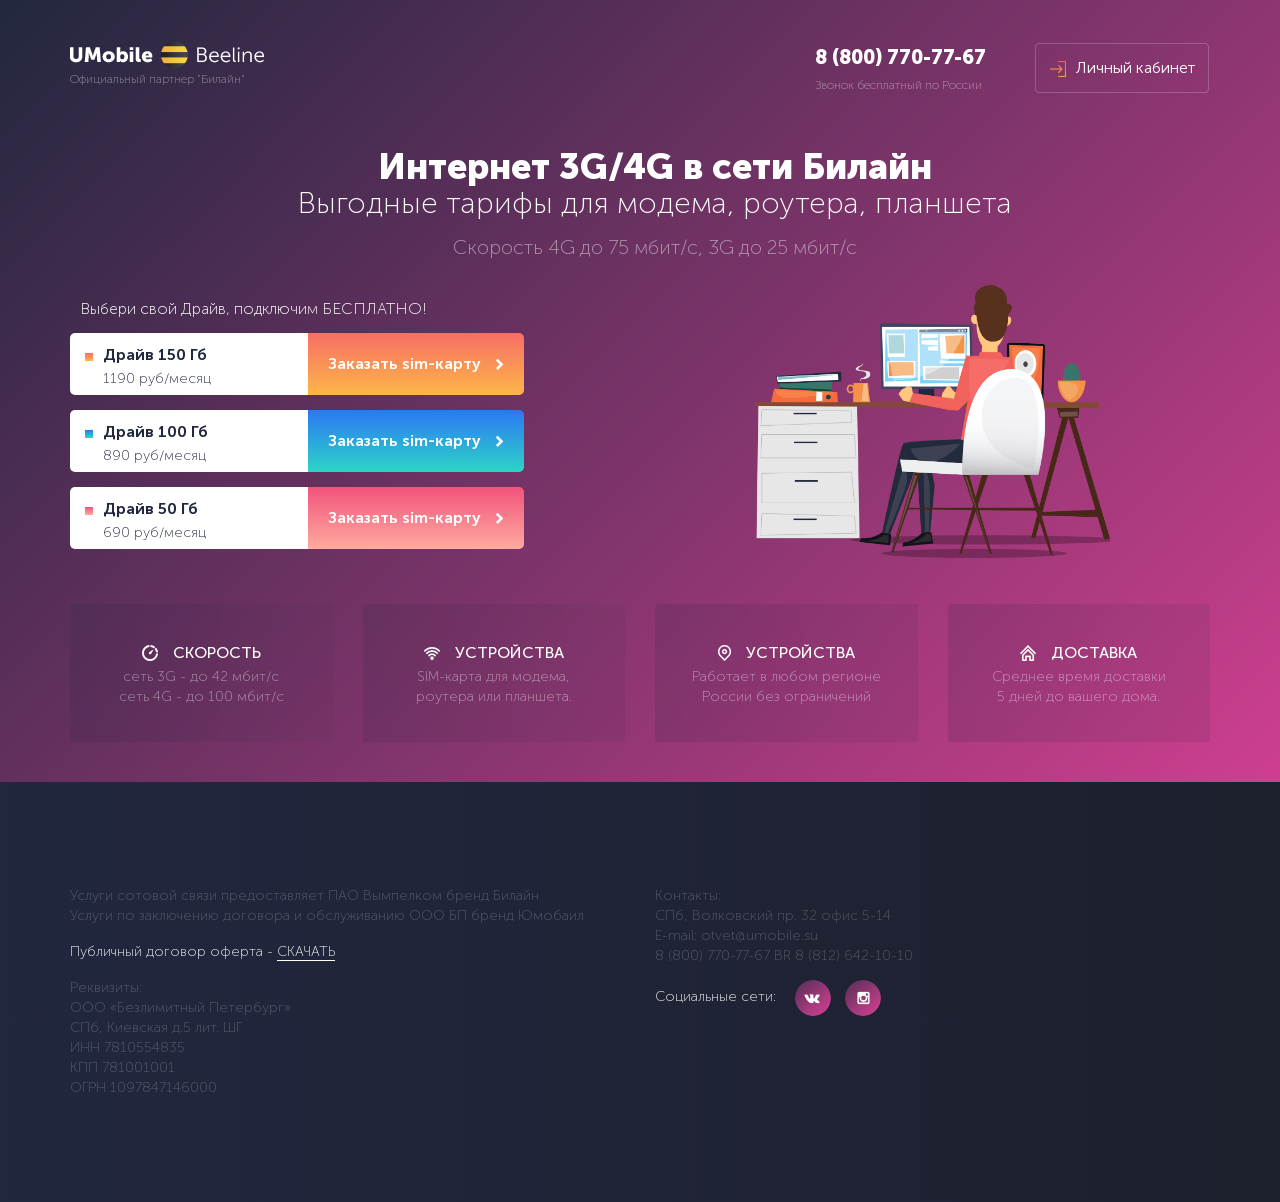
<file: pr/beeline/index.html>
<!DOCTYPE html>
<html lang="ru">

<head>

	<meta charset="utf-8">

	<title>Title</title>
	<meta name="description" content="">

	<meta http-equiv="X-UA-Compatible" content="IE=edge">
	<meta name="viewport" content="width=device-width, initial-scale=1, maximum-scale=1">

	<meta property="og:image" content="path/to/image.jpg">
	<link rel="shortcut icon" href="img/favicon/favicon.ico" type="image/x-icon">
	<link rel="apple-touch-icon" href="img/favicon/apple-touch-icon.png">
	<link rel="apple-touch-icon" sizes="72x72" href="img/favicon/apple-touch-icon-72x72.png">
	<link rel="apple-touch-icon" sizes="114x114" href="img/favicon/apple-touch-icon-114x114.png">

	<!-- Chrome, Firefox OS and Opera -->
	<meta name="theme-color" content="#000">
	<!-- Windows Phone -->
	<meta name="msapplication-navbutton-color" content="#000">
	<!-- iOS Safari -->
	<meta name="apple-mobile-web-app-status-bar-style" content="#000">

	<style>body { opacity: 0; overflow-x: hidden; } html { background-color: #fff; }</style>

</head>

<body>
	<main>
		<header class="header">
			<div class="container">
				<div class="header__burger">
					<button class="noactive">
						<img src="img/burger.png" class="st " alt="burger">
						<img src="img/burger-hov.png" class="hov " alt="burger">
					</button>
					<button class="active">
						<img src="img/close.png" class="st " alt="burger">
						<img src="img/close-hov.png" class="hov" alt="burger">
					</button>
				</div>
				<div class="header__logo">
					<a href="#"><img src="img/logo.png" alt="logo"></a>
					<p>Официальный партнер "Билайн" </p>
				</div>
				<div class="header__right">
					<div class="header__phone">
						<a href="tel:8 (800) 770-77-67">8 (800) 770-77-67</a>
						<a href="#" class="call-back">Звонок бесплатный по России</a>
					</div>
					<div class="header__kab">
						<button><img src="img/btn-kab.png" alt="">Личный кабинет</button>
					</div>
				</div>
				<div class="header__menu">
					<div class="header__logo">
						<a href="#"><img src="img/logo.png" alt="logo"></a>
						<p>Официальный партнер "Билайн" </p>
					</div>
					<div class="header__kab">
						<button><img src="img/btn-kab.png" alt="">Личный кабинет</button>
					</div>
				</div>
			</div>
		</header>
		<section class="content">
			<div class="container">
				<div class="content__title">
					<div class="container">
						<h1>Интернет 3G/4G в сети Билайн</h1>
						<p>Выгодные тарифы для модема, роутера, планшета <span>Скорость 4G до 75 мбит/с, 3G до 25 мбит/с</span></p>
					</div>
				</div>
				<div class="row">
					<div class="col-md-5 col-sm-7">
						<div class="content__sim">
							<p>Выбери свой Драйв, подключим БЕСПЛАТНО!</p>
							<div class="sim-item sim-item--1">
								<div class="sim-item__info">
									<span></span>
									<p><b>Драйв 150 Гб</b><br>1190 руб/месяц</p>
								</div>
								<div class="sim-item__btn">
									<button>Заказать sim-карту<img src="img/arrow.png" alt="arrow"></button>
								</div>
							</div>
							<div class="sim-item sim-item--2">
								<div class="sim-item__info">
									<span></span>
									<p><b>Драйв 100 Гб</b><br>890 руб/месяц</p>
								</div>
								<div class="sim-item__btn">
									<button>Заказать sim-карту<img src="img/arrow.png" alt="arrow"></button>
								</div>
							</div>
							<div class="sim-item sim-item--3">
								<div class="sim-item__info">
									<span></span>
									<p><b>Драйв 50 Гб</b><br>690 руб/месяц</p>
								</div>
								<div class="sim-item__btn">
									<button>Заказать sim-карту<img src="img/arrow.png" alt="arrow"></button>
								</div>
							</div>
						</div>
					</div>
					<div class="col-md-1"></div>
					<div class="col-md-6 col-sm-5">
						<div class="content__img"><img src="img/main-img.png" alt="img"></div>
					</div>
				</div>
				<div class="row">
					<div class="col-md-3 col-sm-6">
						<div class="adv-item">
							<b><img src="img/ico1.png" alt="ico">СКОРОСТЬ</b>
							<p>сеть 3G - до 42 мбит/с <br>сеть 4G - до 100 мбит/с</p>
						</div>
					</div>
					<div class="col-md-3 col-sm-6">
						<div class="adv-item">
							<b><img src="img/ico2.png" alt="ico">УСТРОЙСТВА</b>
							<p>SIM-карта для модема, <br>роутера или планшета.</p>
						</div>
					</div>
					<div class="col-md-3 col-sm-6">
						<div class="adv-item">
							<b><img src="img/ico3.png" alt="ico">УСТРОЙСТВА</b>
							<p>Работает в любом регионе <br>России без ограничений</p>
						</div>
					</div>
					<div class="col-md-3 col-sm-6">
						<div class="adv-item">
							<b><img src="img/ico4.png" alt="ico">ДОСТАВКА</b>
							<p>Среднее время доставки <br>5 дней до вашего дома.</p>
						</div>
					</div>
				</div>
			</div>
		</section>
	</main>
	<footer>
		<div class="container">
			<div class="row">
				<div class="col-sm-6">
					<p>Услуги сотовой связи предоставляет ПАО Вымпелком бренд Билайн <br>Услуги по заключению договора и обслуживанию ООО БП бренд Юмобаил</p>
					<div class="doc">Публичный договор оферта - <a href="#">СКАЧАТЬ</a></div>
					<p>Реквизиты: <br>ООО «Безлимитный Петербург» <br>СПб, Киевская д.5 лит. ШГ <br>ИНН 7810554835 <br>КПП 781001001 <br>ОГРН 1097847146000</p>
				</div>
				<div class="col-sm-6">
					<p>Контакты: <br>СПб, Волковский пр. 32 офис 5-14 <br>E-mail: otvet@umobile.su <br>8 (800) 770-77-67 BR	8 (812) 642-10-10</p>
					<div class="soc">
						<span>Социальные сети:</span>
						<a href="#"><img src="img/soc1.png" alt="soc"></a>
						<a href="#"><img src="img/soc2.png" alt="soc"></a>
					</div>
				</div>
			</div>
		</div>
	</footer>
	<div class="hidden">
		<div class="modal modal--1" id="modal">
			<h4>Вы заказали тариф Драйв 150 Гигабайт</h4>
			<p>Менеджер обработает заявку с 10:00</p>
			<div class="modal__form">
				<form>
					<input type="text" placeholder="Введите номер ....">
					<button>Отправить<img src="img/arrow.png" alt="arrow"></button>
					<div class="desc"><img src="img/lock.png" alt="lock"><span>Контактная информация защищеа от спама</span></div>
					<div class="check">
						<input type="checkbox" class="checkbox" id="ch1">
						<label for="ch1">Согласен(на) на обработку персональных данных</label>
					</div>
				</form>
			</div>
		</div>
		<div class="modal modal--2" id="modal1">
			<h4>Вы заказали тариф Драйв 100 Гигабайт</h4>
			<p>Менеджер обработает заявку с 10:00</p>
			<div class="modal__form">
				<form>
					<input type="text" placeholder="Введите номер ....">
					<button>Отправить<img src="img/arrow.png" alt="arrow"></button>
					<div class="desc"><img src="img/lock.png" alt="lock"><span>Контактная информация защищеа от спама</span></div>
					<div class="check">
						<input type="checkbox" class="checkbox" id="ch1">
						<label for="ch1">Согласен(на) на обработку персональных данных</label>
					</div>
				</form>
			</div>
		</div>
		<div class="modal modal--3" id="modal2">
			<h4>Вы заказали тариф Драйв 50 Гигабайт</h4>
			<p>Менеджер обработает заявку с 10:00</p>
			<div class="modal__form">
				<form>
					<input type="text" placeholder="Введите номер ....">
					<button>Отправить<img src="img/arrow.png" alt="arrow"></button>
					<div class="desc"><img src="img/lock.png" alt="lock"><span>Контактная информация защищеа от спама</span></div>
					<div class="check">
						<input type="checkbox" class="checkbox" id="ch1">
						<label for="ch1">Согласен(на) на обработку персональных данных</label>
					</div>
				</form>
			</div>
		</div>
	</div>
	<link rel="stylesheet" href="css/slick.css">
	<link rel="stylesheet" href="css/jquery.fancybox.css">
	<link rel="stylesheet" href="fonts/stylesheet.css">
	<link rel="stylesheet" href="css/main.min.css">
	<script src="js/scripts.min.js"></script>

</body>
</html>
</file>
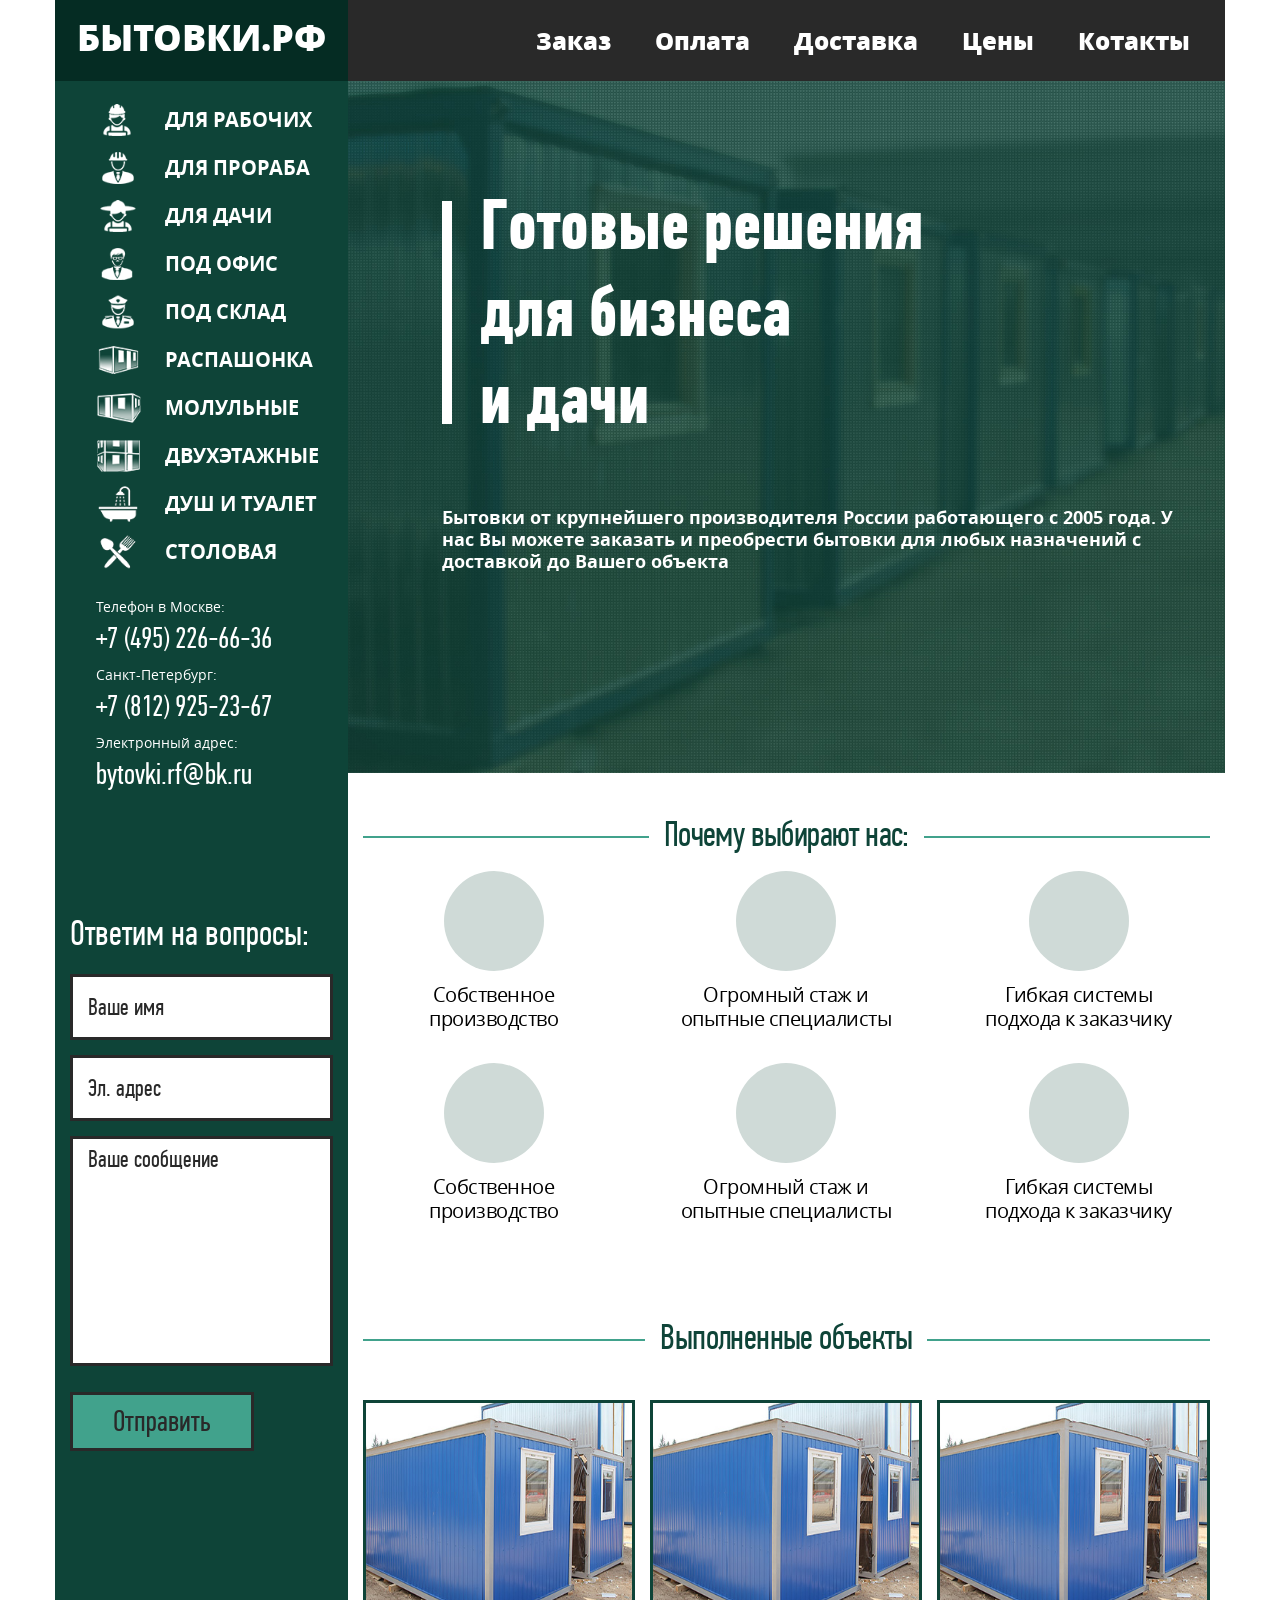
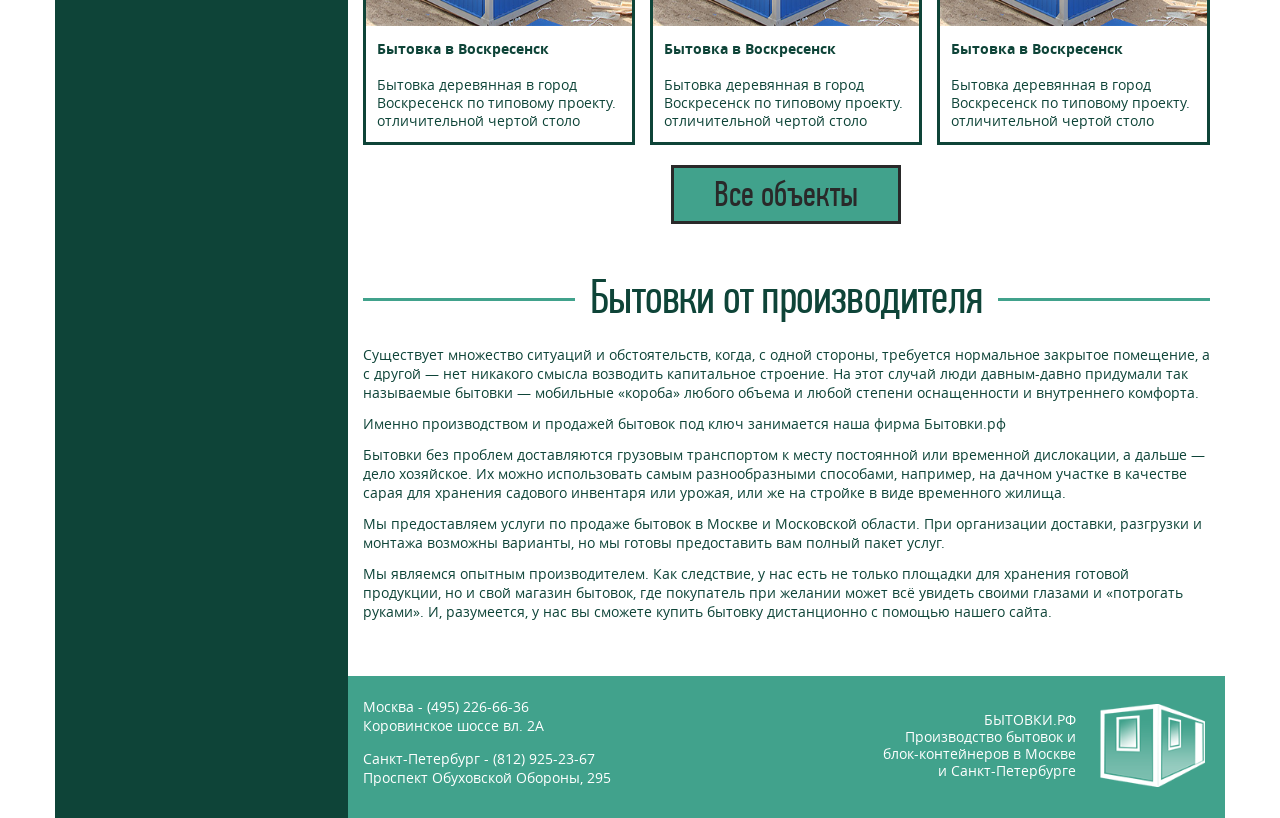
<file: pr/bitovki/index.html>
<!doctype html>
<html>
<head>
	<meta charset="utf-8">
	<meta http-equiv="X-UA-Compatible" content="IE=edge">
	<title>Главная</title>
	<meta name="description" content="">
	<meta name="viewport" content="width=device-width, initial-scale=1">
	<link rel="stylesheet" href="assets/css/main.css">
</head>
<body>
	<!-- begin wapper  -->
	<div class="wapper">
		<div class="container">

			<!-- begin header  -->
			<header class="header">
				<div class="main-row">
					<div class="main-col__left">
						<!-- begin header__mobile  -->
						<div class="header__mobile">
							<button class="btn-sidebar btn-toggle">
								<span class="btn-sidebar__line"></span>
								<span class="btn-sidebar__line"></span>
								<span class="btn-sidebar__line"></span>
							</button>

							<a href="#" class="header__logo">БЫТОВКИ.РФ</a>

							<button class="btn-menu btn-toggle">
								<span class="btn-menu__line"></span>
								<span class="btn-menu__line"></span>
								<span class="btn-menu__line"></span>
							</button>
						</div>
						<!-- end header__mobile -->
					</div>

					<div class="main-col__right main-col__right--bg">
						<!-- begin nav  -->
						<nav class="nav">
							<ul class="nav-list">
								<li class="nav-list__item"><a href="#" class="nav-list__link">Заказ</a></li>
								<li class="nav-list__item"><a href="#" class="nav-list__link">Оплата</a></li>
								<li class="nav-list__item"><a href="#" class="nav-list__link">Доставка</a></li>
								<li class="nav-list__item"><a href="#" class="nav-list__link">Цены</a></li>
								<li class="nav-list__item"><a href="#" class="nav-list__link">Котакты</a></li>
							</ul>
						</nav>
						<!-- end nav -->
					</div>
				</div>
			</header>
<!-- end header -->
<!-- begin main  -->
<main class="main">
	<div class="main-row">
		<div class="main-col__left">
			<!-- begin sidebar  -->
			<aside class="sidebar">
				<!-- begin sidebar-nav  -->
				<nav class="sidebar-nav">
					<ul class="sidebar-nav__list">
						<li class="sidebar-nav__item"><a href="#" class="sidebar-nav__link"><img src="assets/img/s1.png" alt="Иконка ссылки">ДЛЯ РАБОЧИХ</a></li>
						<li class="sidebar-nav__item"><a href="#" class="sidebar-nav__link"><img src="assets/img/s2.png" alt="Иконка ссылки">ДЛЯ ПРОРАБА</a></li>
						<li class="sidebar-nav__item"><a href="#" class="sidebar-nav__link"><img src="assets/img/s3.png" alt="Иконка ссылки">ДЛЯ ДАЧИ</a></li>
						<li class="sidebar-nav__item"><a href="#" class="sidebar-nav__link"><img src="assets/img/s4.png" alt="Иконка ссылки">ПОД ОФИС</a></li>
						<li class="sidebar-nav__item"><a href="#" class="sidebar-nav__link"><img src="assets/img/s5.png" alt="Иконка ссылки">ПОД СКЛАД</a></li>
						<li class="sidebar-nav__item"><a href="#" class="sidebar-nav__link"><img src="assets/img/s6.png" alt="Иконка ссылки">РАСПАШОНКА</a></li>
						<li class="sidebar-nav__item"><a href="#" class="sidebar-nav__link"><img src="assets/img/s7.png" alt="Иконка ссылки">МОЛУЛЬНЫЕ</a></li>
						<li class="sidebar-nav__item"><a href="#" class="sidebar-nav__link"><img src="assets/img/s8.png" alt="Иконка ссылки">ДВУХЭТАЖНЫЕ</a></li>
						<li class="sidebar-nav__item"><a href="#" class="sidebar-nav__link"><img src="assets/img/s9.png" alt="Иконка ссылки">ДУШ И ТУАЛЕТ</a></li>
						<li class="sidebar-nav__item"><a href="#" class="sidebar-nav__link"><img src="assets/img/s10.png" alt="Иконка ссылки">СТОЛОВАЯ</a></li>
					</ul>
				</nav>
				<!-- end sidebar-nav -->

				<!-- begin sidebar__contacts  -->
				<div class="sidebar__contacts">
					<!-- begin sidebar-contacts  -->
					<div class="sidebar-contacts">
						<span>Телефон в Москве:</span>
						<a href="tel:+74952266636">+7 (495) 226-66-36</a>
					</div>
					<!-- end sidebar-contacts -->

					<!-- begin sidebar-contacts  -->
					<div class="sidebar-contacts">
						<span>Санкт-Петербург:</span>
						<a href="tel:+74952266636">+7 (812) 925-23-67</a>
					</div>
					<!-- end sidebar-contacts -->

					<!-- begin sidebar-contacts  -->
					<div class="sidebar-contacts">
						<span>Электронный адрес:</span>
						<a href="tel:+74952266636">bytovki.rf@bk.ru</a>
					</div>
					<!-- end sidebar-contacts -->
				</div>
				<!-- end sidebar__contacts -->

				<!-- begin sidebar-form  -->
				<div class="sidebar-form">
					<div class="container-fluid">
						<span>Ответим на вопросы:</span>

						<form>
							<input type="text" name="name" placeholder="Ваше имя" required>
							<input type="text" name="mail" placeholder="Эл. адрес" required>
							<textarea name="msg" placeholder="Ваше сообщение"></textarea>

							<button class="btn-form">Отправить</button>
						</form>
					</div>
				</div>
				<!-- end sidebar-form -->
			</aside>
			<!-- end sidebar -->
		</div>

		<div class="main-col__right">
			<!-- begin content  -->
			<article class="content">
				<!-- begin billboard  -->
				<div class="billboard">
					<span>Готовые решения <br>для бизнеса <br>и дачи</span>

					<p>Бытовки от крупнейшего производителя России  работающего с 2005 года. У нас Вы можете заказать и преобрести бытовки для любых назначений с доставкой до Вашего объекта</p>
					<p>Большой ассортимент готовых планировок позволят Вам быстро и точно опреледится с заказом</p>
				</div>
				<!-- end billboard -->

				<!-- begin why  -->
				<div class="why">
					<div class="container-fluid">
						<div class="title"><span>Почему выбирают нас:</span></div>

						<div class="row">
							<div class="col-md-4 col-xs-6 row__col-xs">
								<!-- begin why-block  -->
								<div class="why-block">
									<div class="why-block__logo"></div>
									<span>Собственное производство</span>
								</div>
								<!-- end why-block -->
							</div>

							<div class="col-md-4 col-xs-6 row__col-xs">
								<!-- begin why-block  -->
								<div class="why-block">
									<div class="why-block__logo"></div>
									<span>Огромный стаж и опытные специалисты</span>
								</div>
								<!-- end why-block -->
							</div>

							<div class="col-md-4 col-xs-6 row__col-xs">
								<!-- begin why-block  -->
								<div class="why-block">
									<div class="why-block__logo"></div>
									<span>Гибкая системы подхода к заказчику</span>
								</div>
								<!-- end why-block -->
							</div>

							<div class="col-md-4 col-xs-6 row__col-xs">
								<!-- begin why-block  -->
								<div class="why-block">
									<div class="why-block__logo"></div>
									<span>Собственное производство</span>
								</div>
								<!-- end why-block -->
							</div>

							<div class="col-md-4 col-xs-6 row__col-xs">
								<!-- begin why-block  -->
								<div class="why-block">
									<div class="why-block__logo"></div>
									<span>Огромный стаж и опытные специалисты</span>
								</div>
								<!-- end why-block -->
							</div>

							<div class="col-md-4 col-xs-6 row__col-xs">
								<!-- begin why-block  -->
								<div class="why-block">
									<div class="why-block__logo"></div>
									<span>Гибкая системы подхода к заказчику</span>
								</div>
								<!-- end why-block -->
							</div>
						</div>
					</div>
				</div>
				<!-- end why -->

				<!-- begin portfolio  -->
				<div class="portfolio">
					<div class="container-fluid">
						<div class="title"><span>Выполненные объекты</span></div>

						<div class="portfolio__inner">
							<div class="row row--sm">
								<div class="col-sm-4 col-xs-6 row__col-sm">
									<!-- begin portfolio-block  -->
									<div class="portfolio-block">
										<img src="assets/img/portfolio.jpg" alt="image">

										<div class="portfolio-block__text">
											<span>Бытовка в Воскресенск</span>

											<div class="portfolio-block__desc">
												<p>Бытовка деревянная в город Воскресенск по типовому проекту. отличительной чертой столо установка пластиковых ...</p>
											</div>
										</div>
									</div>
									<!-- end portfolio-block -->
								</div>

								<div class="col-sm-4 col-xs-6 row__col-sm">
									<!-- begin portfolio-block  -->
									<div class="portfolio-block">
										<img src="assets/img/portfolio.jpg" alt="image">

										<div class="portfolio-block__text">
											<span>Бытовка в Воскресенск</span>
											<p>Бытовка деревянная в город Воскресенск по типовому проекту. отличительной чертой столо установка пластиковых ...</p>
										</div>
									</div>
									<!-- end portfolio-block -->
								</div>

								<div class="col-sm-4 col-xs-6 row__col-sm">
									<!-- begin portfolio-block  -->
									<div class="portfolio-block">
										<img src="assets/img/portfolio.jpg" alt="image">

										<div class="portfolio-block__text">
											<span>Бытовка в Воскресенск</span>
											<p>Бытовка деревянная в город Воскресенск по типовому проекту. отличительной чертой столо установка пластиковых ...</p>
										</div>
									</div>
									<!-- end portfolio-block -->
								</div>

								<div class="col-sm-4 col-xs-6 row__col-sm">
									<!-- begin portfolio-block  -->
									<div class="portfolio-block">
										<img src="assets/img/portfolio.jpg" alt="image">

										<div class="portfolio-block__text">
											<span>Бытовка в Воскресенск</span>
											<p>Бытовка деревянная в город Воскресенск по типовому проекту. отличительной чертой столо установка пластиковых ...</p>
										</div>
									</div>
									<!-- end portfolio-block -->
								</div>
							</div>

							<a href="#" class="btn-form">Все объекты</a>
						</div>
					</div>
				</div>
				<!-- end portfolio -->

				<!-- begin history  -->
				<div class="history">
					<div class="container-fluid">
						<h1 class="title title--lg"><span>Бытовки от производителя</span></h1>

						<p>Существует множество ситуаций и обстоятельств, когда, с одной стороны, требуется нормальное закрытое помещение, а с другой — нет никакого смысла возводить капитальное строение. На этот случай люди давным-давно придумали так называемые бытовки — мобильные «короба» любого объема и любой степени оснащенности и внутреннего комфорта.</p>
						<p>Именно производством и продажей бытовок под ключ занимается наша фирма Бытовки.рф</p>
						<p>Бытовки без проблем доставляются грузовым транспортом к месту постоянной или временной дислокации, а дальше — дело хозяйское. Их можно использовать самым разнообразными способами, например, на дачном участке в качестве сарая для хранения садового инвентаря или урожая, или же на стройке в виде временного жилища.</p>
						<p>Мы предоставляем услуги по продаже бытовок в Москве и Московской области. При организации доставки, разгрузки и монтажа возможны варианты, но мы готовы предоставить вам полный пакет услуг.</p>
						<p>Мы являемся опытным производителем. Как следствие, у нас есть не только площадки для хранения готовой продукции, но и свой магазин бытовок, где покупатель при желании может всё увидеть своими глазами и «потрогать руками». И, разумеется, у нас вы сможете купить бытовку дистанционно с помощью нашего сайта.</p>
					</div>
				</div>
				<!-- end history -->

				<!-- begin footer  -->
				<footer class="footer">
					<div class="container-fluid">
						<div class="row">
							<div class="col-sm-6">
								<span>Москва - (495) 226-66-36<br>Коровинское шоссе вл. 2А</span>
								<span>Санкт-Петербург - (812) 925-23-67<br>Проспект Обуховской Обороны, 295</span>
							</div>

							<div class="col-sm-6">
								<div class="footer__right">
									<span>БЫТОВКИ.РФ<br>Производство бытовок и<br>блок-контейнеров в Москве<br>и Санкт-Петербурге</span>
									<img src="assets/img/f-logo.png" alt="Логотип">
								</div>
							</div>
						</div>
					</div>
				</footer>
				<!-- end footer -->
			</article>
			<!-- end content -->
		</div>
	</div>
</main>
<!-- end main -->
		</div>
	</div>
	<!-- end wapper -->
	
	<script src="assets/js/main.js"></script>
</body>
</html>
</file>
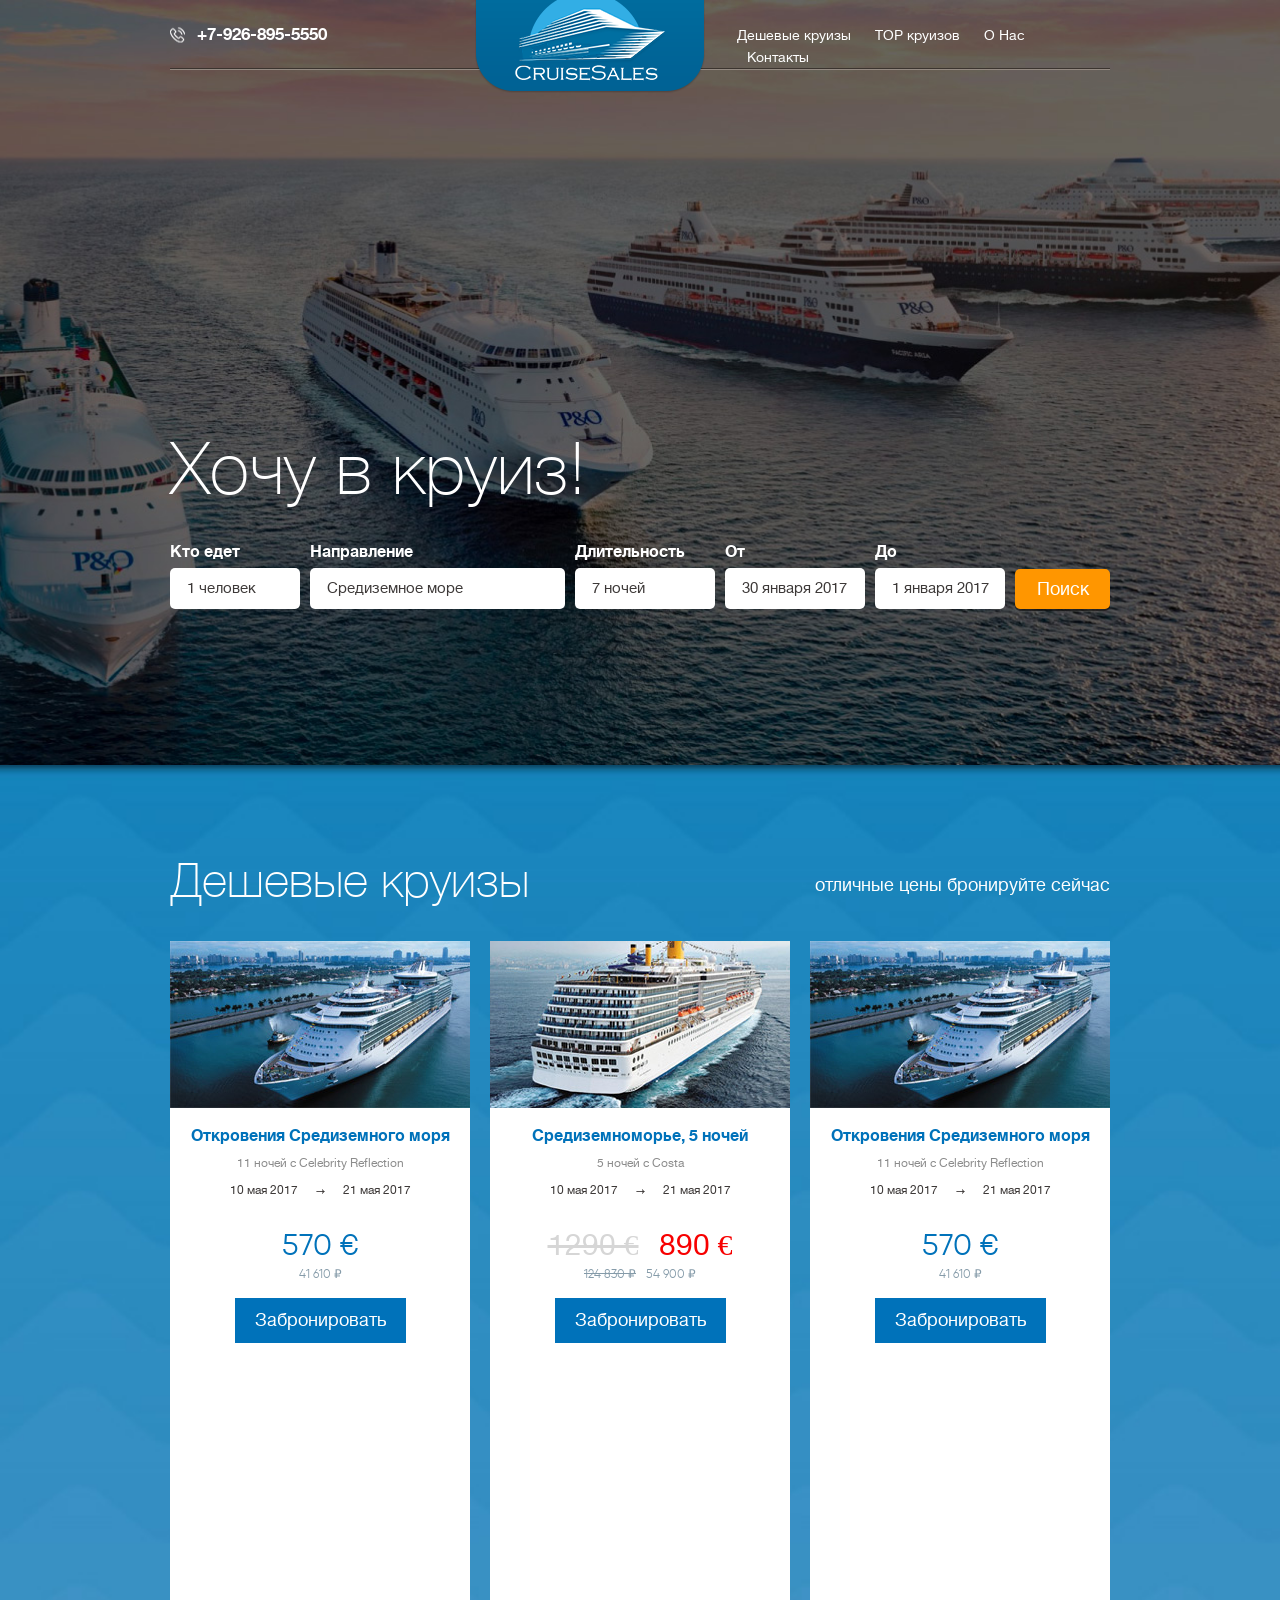
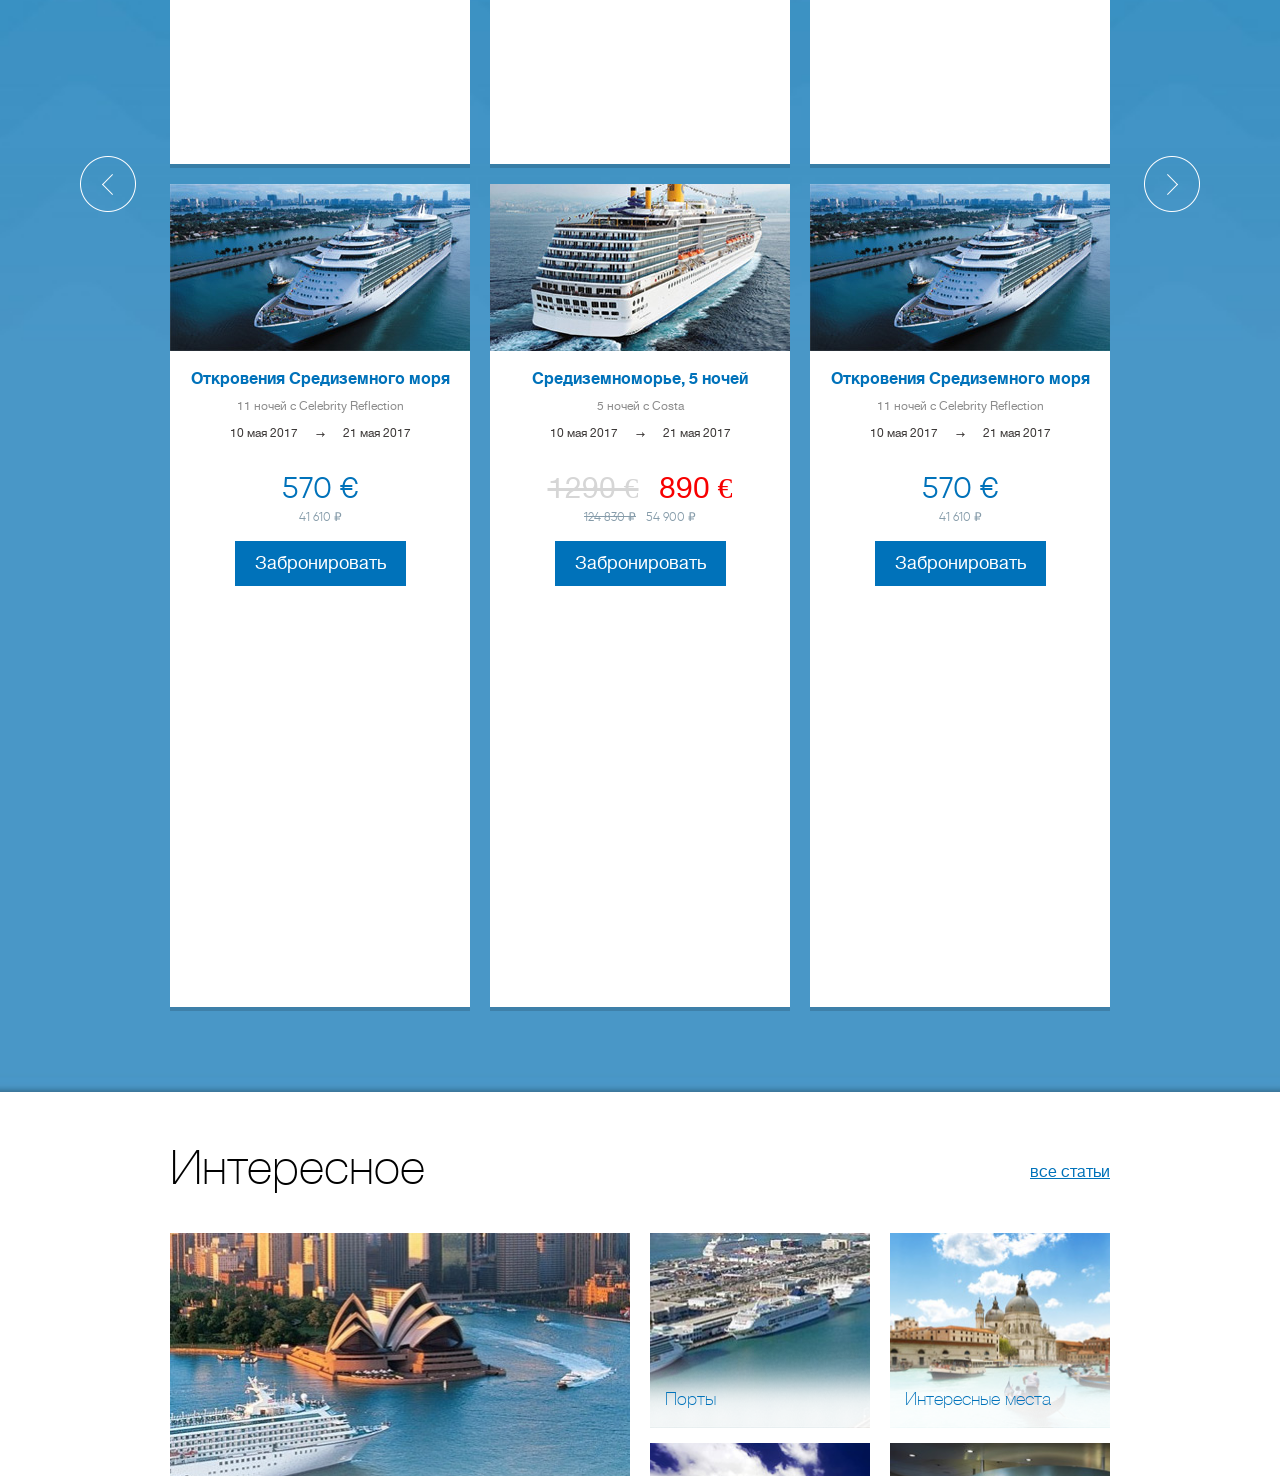
<file: pr/cruisesales/index.html>
<!doctype html>
<html>
<head>
	<meta charset="utf-8">
	<meta http-equiv="X-UA-Compatible" content="IE=edge">
	<title>Главная</title>
	<meta name="description" content="">
	<meta name="viewport" content="width=device-width, initial-scale=1">
	<link rel="stylesheet" href="assets/css/main.css">
</head>
<body>
<!-- begin header  -->
<header class="header">
	<div class="container">
		<div class="header__inner">
			<div class="row">
				<div class="row__col-lg-7">
					<div class="header__left">
						<span class="header__tel">+7-926-895-5550 </span>
						<a href="#" class="header__logo"><img src="assets/img/logo.png" alt="logo"></a>
					</div>
				</div>

				<div class="row__col-lg-5">
					<!-- begin nav  -->
					<nav class="nav">
						<!-- begin nav-toggle  -->
						<div class="nav-toggle">
							<h3 class="nav-toggle__title">Меню</h3>

							<button class="nav-toggle__btn">
								<span class="nav-toggle__line"></span>
								<span class="nav-toggle__line"></span>
								<span class="nav-toggle__line"></span>
							</button>
						</div>
						<!-- end nav-toggle -->

						<!-- begin nav-list  -->
						<ul class="nav-list">
							<li class="nav-list__item"><a href="#modal-cont" class="nav-list__link">Дешевые круизы</a></li>
							<li class="nav-list__item"><a href="#modal-about" class="nav-list__link">TOP круизов</a></li>
							<li class="nav-list__item"><a href="#" class="nav-list__link">О Нас</a></li>
							<li class="nav-list__item"><a href="#" class="nav-list__link">Контакты</a></li>
						</ul>
						<!-- end nav-list -->
					</nav>
					<!-- end nav -->
				</div>
			</div>
		</div>
	</div>
</header>
<!-- end header -->

<!-- begin billboard  -->
<div class="billboard">
	<div class="container">
		<!-- begin form-selection  -->
		<form class="form-selection">
			<h3 class="form-selection__title">Хочу в круиз!</h3>

			<!-- begin form-selection__block  -->
			<div class="form-selection__block form-selection__block--sm">
				<span class="form-selection__block-title">Кто едет</span>

				<select class="select form-selection__input">
					<option value="">1 человек</option>
					<option value="">1 человек</option>
					<option value="">1 человек</option>
				</select>
			</div>
			<!-- end form-selection__block -->

			<!-- begin form-selection__block  -->
			<div class="form-selection__block form-selection__block--lg">
				<span class="form-selection__block-title">Направление</span>

				<select class="select form-selection__input">
					<option value="">Средиземное море</option>
					<option value="">Средиземное море</option>
					<option value="">Средиземное море</option>
				</select>
			</div>
			<!-- end form-selection__block -->

			<!-- begin form-selection__block  -->
			<div class="form-selection__block form-selection__block--md">
				<span class="form-selection__block-title">Длительность</span>

				<select class="select form-selection__input">
					<option value="">7 ночей</option>
					<option value="">7 ночей</option>
					<option value="">7 ночей</option>
				</select>
			</div>
			<!-- end form-selection__block -->

			<!-- begin form-selection__block  -->
			<div class="form-selection__block form-selection__block--md">
				<span class="form-selection__block-title">От</span>

				<select class="select form-selection__input">
					<option value="">30 января 2017</option>
					<option value="">30 января 2017</option>
					<option value="">30 января 2017</option>
				</select>
			</div>
			<!-- end form-selection__block -->

			<!-- begin form-selection__block  -->
			<div class="form-selection__block form-selection__block--sm">
				<span class="form-selection__block-title">До</span>

				<select class="select form-selection__input">
					<option value="">1 января 2017</option>
					<option value="">1 января 2017</option>
					<option value="">1 января 2017</option>
				</select>
			</div>
			<!-- end form-selection__block -->

			<button class="form-selection__btn">Поиск</button>
		</form>
		<!-- end form-selection -->
	</div>
</div>
<!-- end billboard -->

<!-- begin cruises  -->
<div class="cruises">
	<div class="container">
		<!-- begin block-title  -->
		<div class="block-title">
			<div class="block-title__left">
				<h2 class="block-title__caption">Дешевые круизы</h2>
			</div>

			<div class="block-title__right">
				<span class="block-title__desc">отличные цены бронируйте сейчас</span>
			</div>
		</div>
		<!-- end block-title -->

		<!-- begin cruises-slider  -->
		<div class="cruises-slider">
			<!-- begin cruises-slider__item  -->
			<div class="cruises-slider__item">
				<div class="cruises-slider__wrap">
					<!-- begin cruises-block  -->
					<div class="cruises-block">
						<img src="assets/img/cruises-block.jpg" alt="image" class="cruises-block__image">

						<div class="cruises-block__content">
							<h5 class="cruises-block__title">Откровения Средиземного моря</h5>
							<span class="cruises-block__desc">11 ночей с Celebrity Reflection</span>

							<span class="cruises-block__date">10 мая 2017 <img src="assets/img/arrow.png" class="cruises-block__date-arrow"> 21 мая 2017</span>

							<span class="cruises-block__price">570 €</span>
							<span class="cruises-block__price-sm">41 610 ₽</span>

							<button class="cruises-block__btn">Забронировать</button>
						</div>
					</div>
					<!-- end cruises-block -->

					<!-- begin cruises-block  -->
					<div class="cruises-block">
						<img src="assets/img/cruises-block2.jpg" alt="image" class="cruises-block__image">

						<div class="cruises-block__content">
							<h5 class="cruises-block__title">Средиземноморье, 5 ночей</h5>
							<span class="cruises-block__desc">5 ночей с Costa</span>

							<span class="cruises-block__date">10 мая 2017 <img src="assets/img/arrow.png" class="cruises-block__date-arrow"> 21 мая 2017</span>

							<span class="cruises-block__price-wrapper">
								<span class="cruises-block__price-old">1290 €</span>
								<span class="cruises-block__price-new">890 €</span>
							</span>

							<div class="cruises-block__price-wrapper">
								<span class="cruises-block__price-sm cruises-block__price-sm--old cruises-block__price-sm--indent">124 830 ₽</span>
								<span class="cruises-block__price-sm cruises-block__price-sm--indent">54 900 ₽</span>
							</div>

							<button class="cruises-block__btn">Забронировать</button>
						</div>
					</div>
					<!-- end cruises-block -->

					<!-- begin cruises-block  -->
					<div class="cruises-block">
						<img src="assets/img/cruises-block.jpg" alt="image" class="cruises-block__image">

						<div class="cruises-block__content">
							<h5 class="cruises-block__title">Откровения Средиземного моря</h5>
							<span class="cruises-block__desc">11 ночей с Celebrity Reflection</span>

							<span class="cruises-block__date">10 мая 2017 <img src="assets/img/arrow.png" class="cruises-block__date-arrow"> 21 мая 2017</span>

							<span class="cruises-block__price">570 €</span>
							<span class="cruises-block__price-sm">41 610 ₽</span>

							<button class="cruises-block__btn">Забронировать</button>
						</div>
					</div>
					<!-- end cruises-block -->

					<!-- begin cruises-block  -->
					<div class="cruises-block">
						<img src="assets/img/cruises-block.jpg" alt="image" class="cruises-block__image">

						<div class="cruises-block__content">
							<h5 class="cruises-block__title">Откровения Средиземного моря</h5>
							<span class="cruises-block__desc">11 ночей с Celebrity Reflection</span>

							<span class="cruises-block__date">10 мая 2017 <img src="assets/img/arrow.png" class="cruises-block__date-arrow"> 21 мая 2017</span>

							<span class="cruises-block__price">570 €</span>
							<span class="cruises-block__price-sm">41 610 ₽</span>

							<button class="cruises-block__btn">Забронировать</button>
						</div>
					</div>
					<!-- end cruises-block -->

					<!-- begin cruises-block  -->
					<div class="cruises-block">
						<img src="assets/img/cruises-block2.jpg" alt="image" class="cruises-block__image">

						<div class="cruises-block__content">
							<h5 class="cruises-block__title">Средиземноморье, 5 ночей</h5>
							<span class="cruises-block__desc">5 ночей с Costa</span>

							<span class="cruises-block__date">10 мая 2017 <img src="assets/img/arrow.png" class="cruises-block__date-arrow"> 21 мая 2017</span>

							<span class="cruises-block__price-wrapper">
								<span class="cruises-block__price-old">1290 €</span>
								<span class="cruises-block__price-new">890 €</span>
							</span>

							<div class="cruises-block__price-wrapper">
								<span class="cruises-block__price-sm cruises-block__price-sm--old cruises-block__price-sm--indent">124 830 ₽</span>
								<span class="cruises-block__price-sm cruises-block__price-sm--indent">54 900 ₽</span>
							</div>

							<button class="cruises-block__btn">Забронировать</button>
						</div>
					</div>
					<!-- end cruises-block -->

					<!-- begin cruises-block  -->
					<div class="cruises-block">
						<img src="assets/img/cruises-block.jpg" alt="image" class="cruises-block__image">

						<div class="cruises-block__content">
							<h5 class="cruises-block__title">Откровения Средиземного моря</h5>
							<span class="cruises-block__desc">11 ночей с Celebrity Reflection</span>

							<span class="cruises-block__date">10 мая 2017 <img src="assets/img/arrow.png" class="cruises-block__date-arrow"> 21 мая 2017</span>

							<span class="cruises-block__price">570 €</span>
							<span class="cruises-block__price-sm">41 610 ₽</span>

							<button class="cruises-block__btn">Забронировать</button>
						</div>
					</div>
					<!-- end cruises-block -->
				</div>
			</div>
			<!-- end cruises-slider__item -->

			<!-- begin cruises-slider__item  -->
			<div class="cruises-slider__item cruises-slider__item--hide">
				<div class="cruises-slider__wrap">
					<!-- begin cruises-block  -->
					<div class="cruises-block">
						<img src="assets/img/cruises-block.jpg" alt="image" class="cruises-block__image">

						<div class="cruises-block__content">
							<h5 class="cruises-block__title">Откровения Средиземного моря</h5>
							<span class="cruises-block__desc">11 ночей с Celebrity Reflection</span>

							<span class="cruises-block__date">10 мая 2017 <img src="assets/img/arrow.png" class="cruises-block__date-arrow"> 21 мая 2017</span>

							<span class="cruises-block__price">570 €</span>
							<span class="cruises-block__price-sm">41 610 ₽</span>

							<button class="cruises-block__btn">Забронировать</button>
						</div>
					</div>
					<!-- end cruises-block -->

					<!-- begin cruises-block  -->
					<div class="cruises-block">
						<img src="assets/img/cruises-block2.jpg" alt="image" class="cruises-block__image">

						<div class="cruises-block__content">
							<h5 class="cruises-block__title">Средиземноморье, 5 ночей</h5>
							<span class="cruises-block__desc">5 ночей с Costa</span>

							<span class="cruises-block__date">10 мая 2017 <img src="assets/img/arrow.png" class="cruises-block__date-arrow"> 21 мая 2017</span>

							<span class="cruises-block__price-wrapper">
								<span class="cruises-block__price-old">1290 €</span>
								<span class="cruises-block__price-new">890 €</span>
							</span>

							<div class="cruises-block__price-wrapper">
								<span class="cruises-block__price-sm cruises-block__price-sm--old cruises-block__price-sm--indent">124 830 ₽</span>
								<span class="cruises-block__price-sm cruises-block__price-sm--indent">54 900 ₽</span>
							</div>

							<button class="cruises-block__btn">Забронировать</button>
						</div>
					</div>
					<!-- end cruises-block -->

					<!-- begin cruises-block  -->
					<div class="cruises-block">
						<img src="assets/img/cruises-block.jpg" alt="image" class="cruises-block__image">

						<div class="cruises-block__content">
							<h5 class="cruises-block__title">Откровения Средиземного моря</h5>
							<span class="cruises-block__desc">11 ночей с Celebrity Reflection</span>

							<span class="cruises-block__date">10 мая 2017 <img src="assets/img/arrow.png" class="cruises-block__date-arrow"> 21 мая 2017</span>

							<span class="cruises-block__price">570 €</span>
							<span class="cruises-block__price-sm">41 610 ₽</span>

							<button class="cruises-block__btn">Забронировать</button>
						</div>
					</div>
					<!-- end cruises-block -->

					<!-- begin cruises-block  -->
					<div class="cruises-block">
						<img src="assets/img/cruises-block.jpg" alt="image" class="cruises-block__image">

						<div class="cruises-block__content">
							<h5 class="cruises-block__title">Откровения Средиземного моря</h5>
							<span class="cruises-block__desc">11 ночей с Celebrity Reflection</span>

							<span class="cruises-block__date">10 мая 2017 <img src="assets/img/arrow.png" class="cruises-block__date-arrow"> 21 мая 2017</span>

							<span class="cruises-block__price">570 €</span>
							<span class="cruises-block__price-sm">41 610 ₽</span>

							<button class="cruises-block__btn">Забронировать</button>
						</div>
					</div>
					<!-- end cruises-block -->

					<!-- begin cruises-block  -->
					<div class="cruises-block">
						<img src="assets/img/cruises-block2.jpg" alt="image" class="cruises-block__image">

						<div class="cruises-block__content">
							<h5 class="cruises-block__title">Средиземноморье, 5 ночей</h5>
							<span class="cruises-block__desc">5 ночей с Costa</span>

							<span class="cruises-block__date">10 мая 2017 <img src="assets/img/arrow.png" class="cruises-block__date-arrow"> 21 мая 2017</span>

							<span class="cruises-block__price-wrapper">
								<span class="cruises-block__price-old">1290 €</span>
								<span class="cruises-block__price-new">890 €</span>
							</span>

							<div class="cruises-block__price-wrapper">
								<span class="cruises-block__price-sm cruises-block__price-sm--old cruises-block__price-sm--indent">124 830 ₽</span>
								<span class="cruises-block__price-sm cruises-block__price-sm--indent">54 900 ₽</span>
							</div>

							<button class="cruises-block__btn">Забронировать</button>
						</div>
					</div>
					<!-- end cruises-block -->

					<!-- begin cruises-block  -->
					<div class="cruises-block">
						<img src="assets/img/cruises-block.jpg" alt="image" class="cruises-block__image">

						<div class="cruises-block__content">
							<h5 class="cruises-block__title">Откровения Средиземного моря</h5>
							<span class="cruises-block__desc">11 ночей с Celebrity Reflection</span>

							<span class="cruises-block__date">10 мая 2017 <img src="assets/img/arrow.png" class="cruises-block__date-arrow"> 21 мая 2017</span>

							<span class="cruises-block__price">570 €</span>
							<span class="cruises-block__price-sm">41 610 ₽</span>

							<button class="cruises-block__btn">Забронировать</button>
						</div>
					</div>
					<!-- end cruises-block -->
				</div>
			</div>
			<!-- end cruises-slider__item -->
		</div>
		<!-- end cruises-slider -->
	</div>
</div>
<!-- end cruises -->

<!-- begin interesting  -->
<div class="interesting">
	<div class="container">
		<!-- begin block-title  -->
		<div class="block-title">
			<div class="block-title__left">
				<h2 class="block-title__caption block-title__caption--black">Интересное</h2>
			</div>

			<div class="block-title__right">
				<a href="#" class="block-title__link">все статьи</a>
			</div>
		</div>
		<!-- end block-title -->

		<!-- begin interesting-wrap  -->
		<div class="interesting-wrap">
			<!-- begin interesting-wrap__block  -->
			<div class="interesting-wrap__block interesting-wrap__block--indent-right">
				<!-- begin interesting-wrap__col  -->
				<div class="interesting-wrap__col">
					<a href="#" class="interesting-block" data-bg="assets/img/in-img.jpg">
						<span class="interesting-block__text">Лайнеры</span>
					</a>
				</div>
				<!-- end interesting-wrap__col -->
			</div>
			<!-- end interesting-wrap__block -->

			<!-- begin interesting-wrap__block  -->
			<div class="interesting-wrap__block">
				<!-- begin interesting-wrap__col  -->
				<div class="interesting-wrap__col interesting-wrap__col--indent-right interesting-wrap__col--sm">
					<a href="#" class="interesting-block interesting-block--sm" data-bg="assets/img/in-img2.jpg">
						<span class="interesting-block__text interesting-block__text--sm">Порты</span>
					</a>

					<a href="#" class="interesting-block interesting-block--sm" data-bg="assets/img/in-img4.jpg">
						<span class="interesting-block__text interesting-block__text--sm">Страны</span>
					</a>
				</div>
				<!-- end interesting-wrap__col -->

				<!-- begin interesting-wrap__col  -->
				<div class="interesting-wrap__col interesting-wrap__col--sm">
					<a href="#" class="interesting-block interesting-block--sm" data-bg="assets/img/in-img3.jpg">
						<span class="interesting-block__text interesting-block__text--sm">Интересные места</span>
					</a>

					<a href="#" class="interesting-block interesting-block--sm" data-bg="assets/img/in-img5.jpg">
						<span class="interesting-block__text interesting-block__text--sm">Развлечения</span>
					</a>
				</div>
				<!-- end interesting-wrap__col -->
			</div>
			<!-- end interesting-wrap__block -->			
		</div>
		<!-- end interesting-wrap -->
	</div>
</div>
<!-- end interesting -->

<!-- begin reviews  -->
<div class="reviews">
	<div class="container">
		<!-- begin block-title  -->
		<div class="block-title">
			<div class="block-title__left">
				<h2 class="block-title__caption block-title__caption--gray">Интересное</h2>
			</div>

			<div class="block-title__right">
				<a href="#" class="block-title__link">все статьи</a>
			</div>
		</div>
		<!-- end block-title -->

		<!-- begin reviews-slider  -->
		<div class="reviews-slider">
			<!-- begin reviews-slider__item  -->
			<div class="reviews-slider__item">
				<div class="reviews-slider__slide">
					<img src="assets/img/rev-img.jpg" alt="image" class="reviews-slider__image">

					<div class="reviews-slider__text">
						<a href="#" class="reviews-slider__link">Черногория, Хорватия - понравилось!</a>
						<span class="reviews-slider__desc">Всем привет! Побережье Черногории и Хорватии, очень красиво!!! Не забываемое путешествие, но без машины, возможно будит не так ярко , там очень много красивых мест, которые стоит посмотреть) Начну с Петровац , Черногория, это где мы остановились, ...</span>
					</div>
				</div>
			</div>
			<!-- end reviews-slider__item -->
			
			<!-- begin reviews-slider__item  -->
			<div class="reviews-slider__item">
				<div class="reviews-slider__slide">
					<img src="assets/img/rev-img.jpg" alt="image" class="reviews-slider__image">

					<div class="reviews-slider__text">
						<a href="#" class="reviews-slider__link">Черногория, Хорватия - понравилось!</a>
						<span class="reviews-slider__desc">Всем привет! Побережье Черногории и Хорватии, очень красиво!!! Не забываемое путешествие, но без машины, возможно будит не так ярко , там очень много красивых мест, которые стоит посмотреть) Начну с Петровац , Черногория, это где мы остановились, ...</span>
					</div>
				</div>
			</div>
			<!-- end reviews-slider__item -->
		</div>
		<!-- end reviews-slider -->
	</div>
</div>
<!-- end reviews -->
	<!-- begin footer  -->
	<footer class="footer">
		<div class="container">
			<div class="row">
				<div class="row__col-lg-3">
					<span class="footer__copy">© 2009–2016 CruiseSales.ru</span>
				</div>

				<div class="row__col-lg-2">
					<ul class="footer-list">
						<li class="footer-list__item"><a href="#" class="footer-list__link">Дешевые круизы</a></li>
						<li class="footer-list__item"><a href="#" class="footer-list__link">TOP круизов</a></li>
						<li class="footer-list__item"><a href="#" class="footer-list__link">О Нас</a></li>
						<li class="footer-list__item"><a href="#" class="footer-list__link">Контакты</a></li>
					</ul>
				</div>

				<div class="row__col-lg-4">
					<!-- begin subscribe  -->
					<form class="subscribe">
						<span class="subscribe__title">Подписаться</span>
						<input type="text" class="subscribe__inp" placeholder="Email" required>

						<span class="subscribe__desc">Оставьте свой email, чтобы получать актуальную информацию о турах</span>
					</form>
					<!-- end subscribe -->
				</div>

				<div class="row__col-lg-3">
					<!-- begin subscribe  -->
					<form class="subscribe">
						<span class="subscribe__title">Мы в соц. сетях</span>

						<a href="#" class="subscribe__social"><img src="assets/img/soc1.png" alt="vk"></a>
						<a href="#" class="subscribe__social"><img src="assets/img/soc2.png" alt="twitter"></a>
						<a href="#" class="subscribe__social"><img src="assets/img/soc3.png" alt="facebook"></a>
					</form>
					<!-- end subscribe -->
				</div>
			</div>
		</div>
	</footer>
	<!-- end footer -->

	<!-- begin modal  -->
	<div class="modal modal--write" id="modal-write">
		<h3 class="modal__title">Написать нам</h3>

		<!-- begin modal-form  -->
		<form class="modal-form">
			<input type="text" class="modal-form__inp" placeholder="Ваше имя *" required>
			<input type="text" class="modal-form__inp" placeholder="Email *" required>
			<input type="text" class="modal-form__inp" placeholder="Телефон" required>

			<div class="select modal-form__inp"> 
				<span class="select__current" data-val="">Тема</span> 
				<ul class="select__list"> 
					<li class="select__item" data-val="Тема">Тема</li> 
					<li class="select__item" data-val="Тема">Тема</li> 
					<li class="select__item" data-val="Тема">Тема</li> 
				</ul> 
			</div>

			<textarea type="text" class="modal-form__inp modal-form__inp--area" placeholder="Сообщение" required></textarea>

			<button class="modal-form__btn">Отправить</button>
		</form>
		<!-- end modal-form -->
	</div>
	<!-- end modal -->

	<!-- begin modal  -->
	<div class="modal modal--cont" id="modal-cont">
		<div class="container">
			<h3 class="modal__title">Контакты</h3>

			<div class="row">
				<div class="row__col-lg-6">
					<img src="assets/img/map.jpg" alt="map">
				</div>

				<div class="row__col-lg-4">
					<span class="modal__adress">127051 Москва,  Цветной бульвар или м. Трубная Рождественский бульвар, д. 9, этаж 1, офис 13</span>
					<span class="modal__tel">+7-926-895-5550</span>
					<span class="modal__adress">info@cruisesales.ru</span>

					<a href="#modal-write" class="modal-form__btn modal-form__btn--indent btn-modal">Написать нам</a>
				</div>
			</div>
		</div>
	</div>
	<!-- end modal -->

	<!-- begin modal  -->
	<div class="modal modal--about" id="modal-about">
		<div class="container">
			<h3 class="modal__title">О нас</h3>

			<div class="modal__about">
				<p>Для начала немного сухой статистики о нас и о наших партнерах. Возраст компании Breeze Line, как круизного оператора - c 1997 года. Стаж работы в туристическом бизнесе руководителя компании - с 1990 года. Средний возраст сотрудников компании - 29 лет, среднее знание языков, помимо русского - полтора, средний уровень образования - высшее. Среднее время работы в компании - по 10 часов в сутки, более трех лет. Численность сотрудников - около пятидесяти человек. Нашими основными партнерами в круизном бизнесе являются ведущие круизные компании мира. Такие гиганты, как Princess Cruises, Cunard Line, Crystal Cruises, Regent Seven Seas, Seabourn Cruise Line, Silversea Cruises и Carnival Cruises предоставляют нам приоритетное право представлять их интересы на российском рынке и рынках Восточной Европы. Мы являемся членами CLIA (Cruise Line International Association) и Ассоциации Туроператоров России.</p>

				<p>А теперь суть. Вместе со всем российским бизнесом, мы прошли все стадии становления компании. Конечно, от «отверточной» сборки еще в советскую эру туристических поездок в первую попавшуюся гостиницу на берегу какого-нибудь чудесного «средиземного» моря в поездах через Чоп и автобусах Икарус до белоснежных лайнеров ведущих круизных компаний мира так же далеко, как от базара на Рижском вокзале с «самопальными» варенками до мега-центров в Москве. Однако, не пройдя через это, мы не смогли бы понять, что и как нужно делать. Куда нужно и куда не следует отправлять наших любимых клиентов отдыхать. Где действительно хорошо, а где только красивые картинки рекламы.</p>

				<p>А теперь суть. Вместе со всем российским бизнесом, мы прошли все стадии становления компании. Конечно, от «отверточной» сборки еще в советскую эру туристических поездок в первую попавшуюся гостиницу на берегу какого-нибудь чудесного «средиземного» моря в поездах через Чоп и автобусах Икарус до белоснежных лайнеров ведущих круизных компаний мира так же далеко, как от базара на Рижском вокзале с «самопальными» варенками до мега-центров в Москве. Однако, не пройдя через это, мы не смогли бы понять, что и как нужно делать. Куда нужно и куда не следует отправлять наших любимых клиентов отдыхать. Где действительно хорошо, а где только красивые картинки рекламы.</p>
			</div>
		</div>
	</div>
	<!-- end modal -->

	<script src="assets/js/main.js"></script>
</body>
</html>
</file>
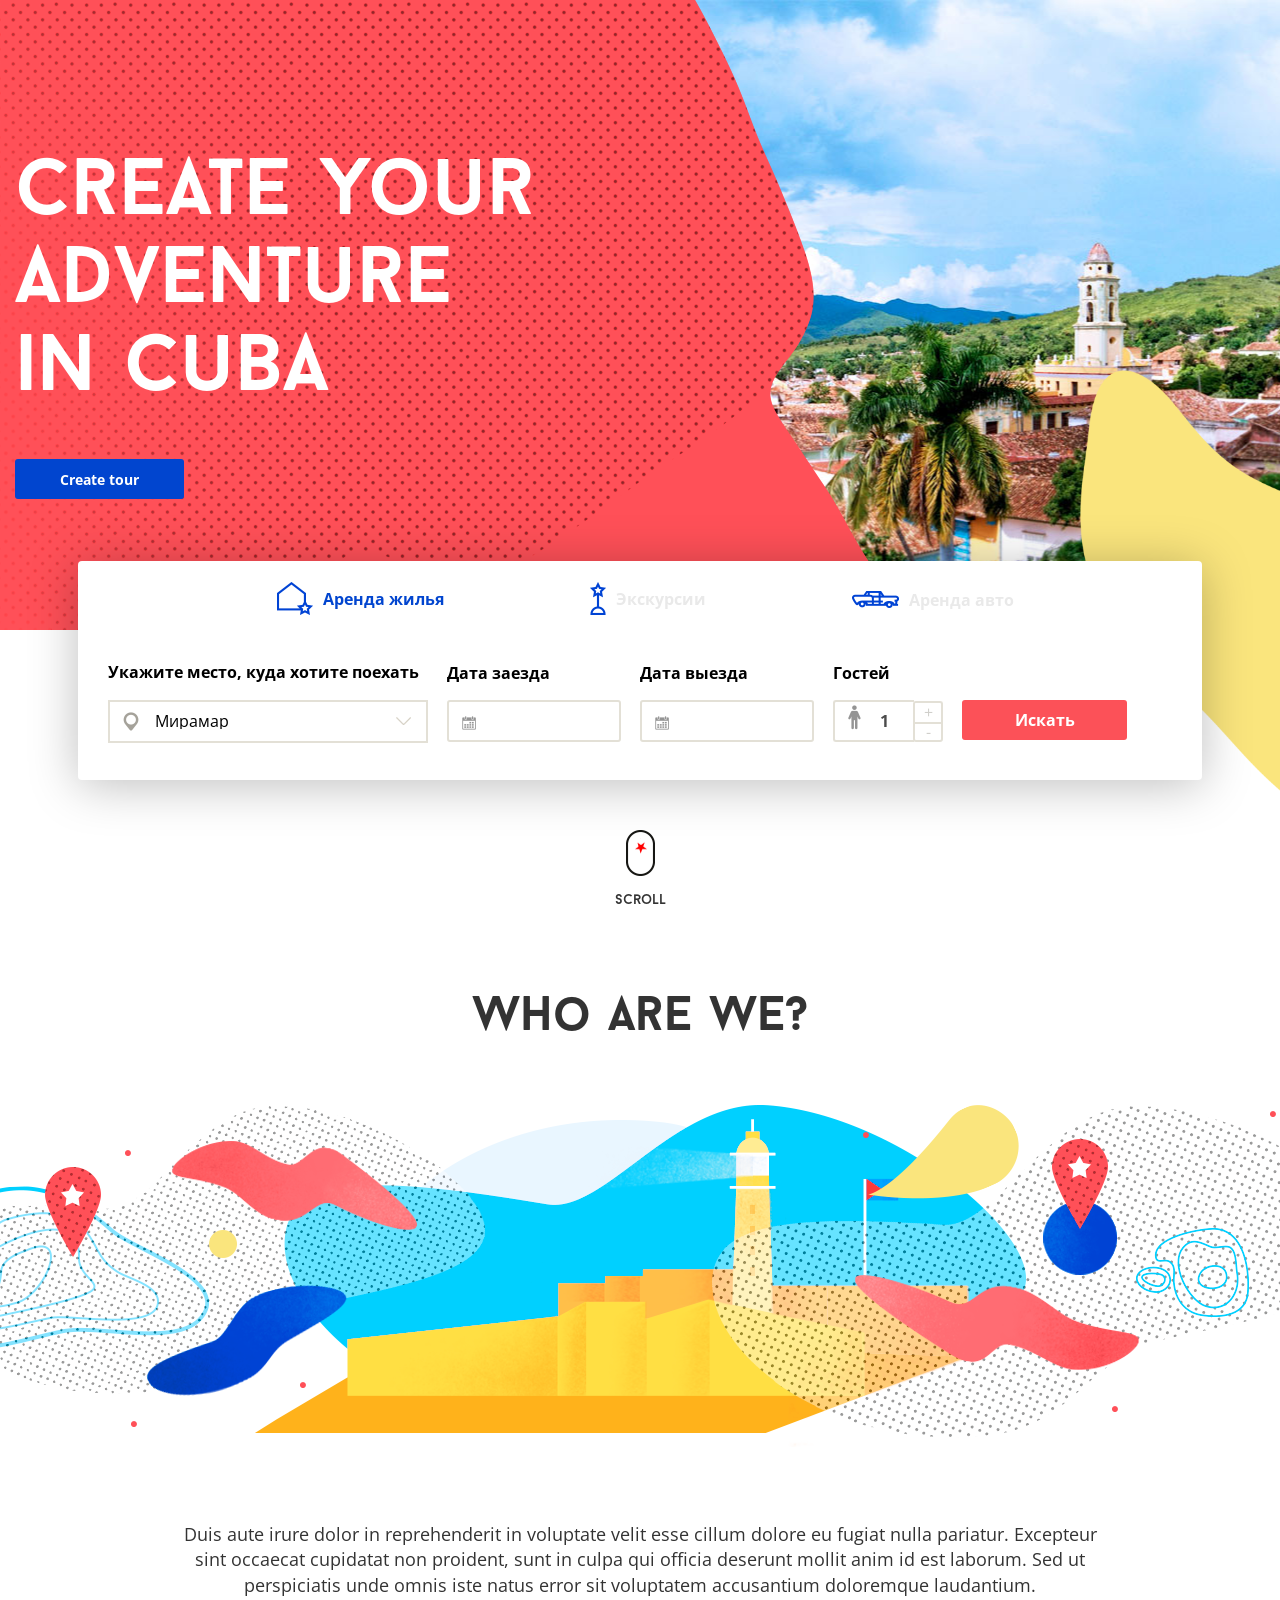
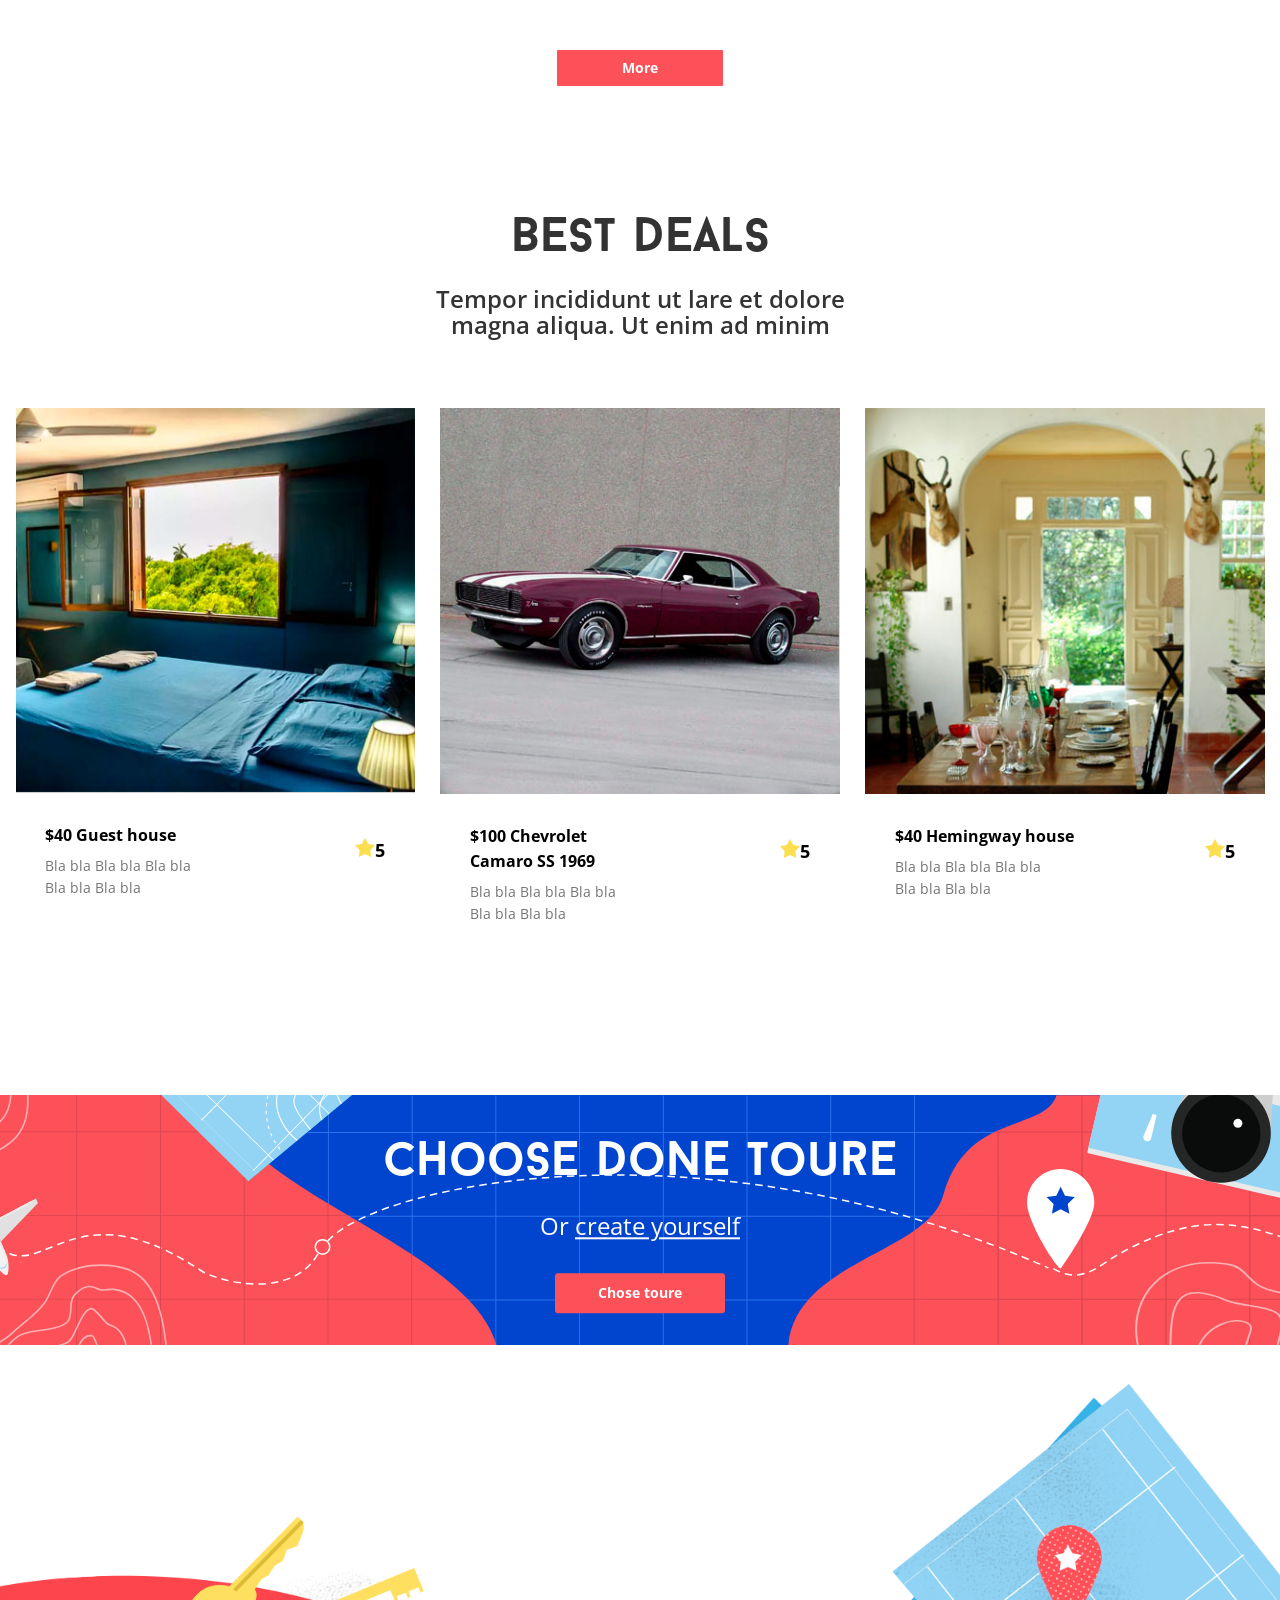
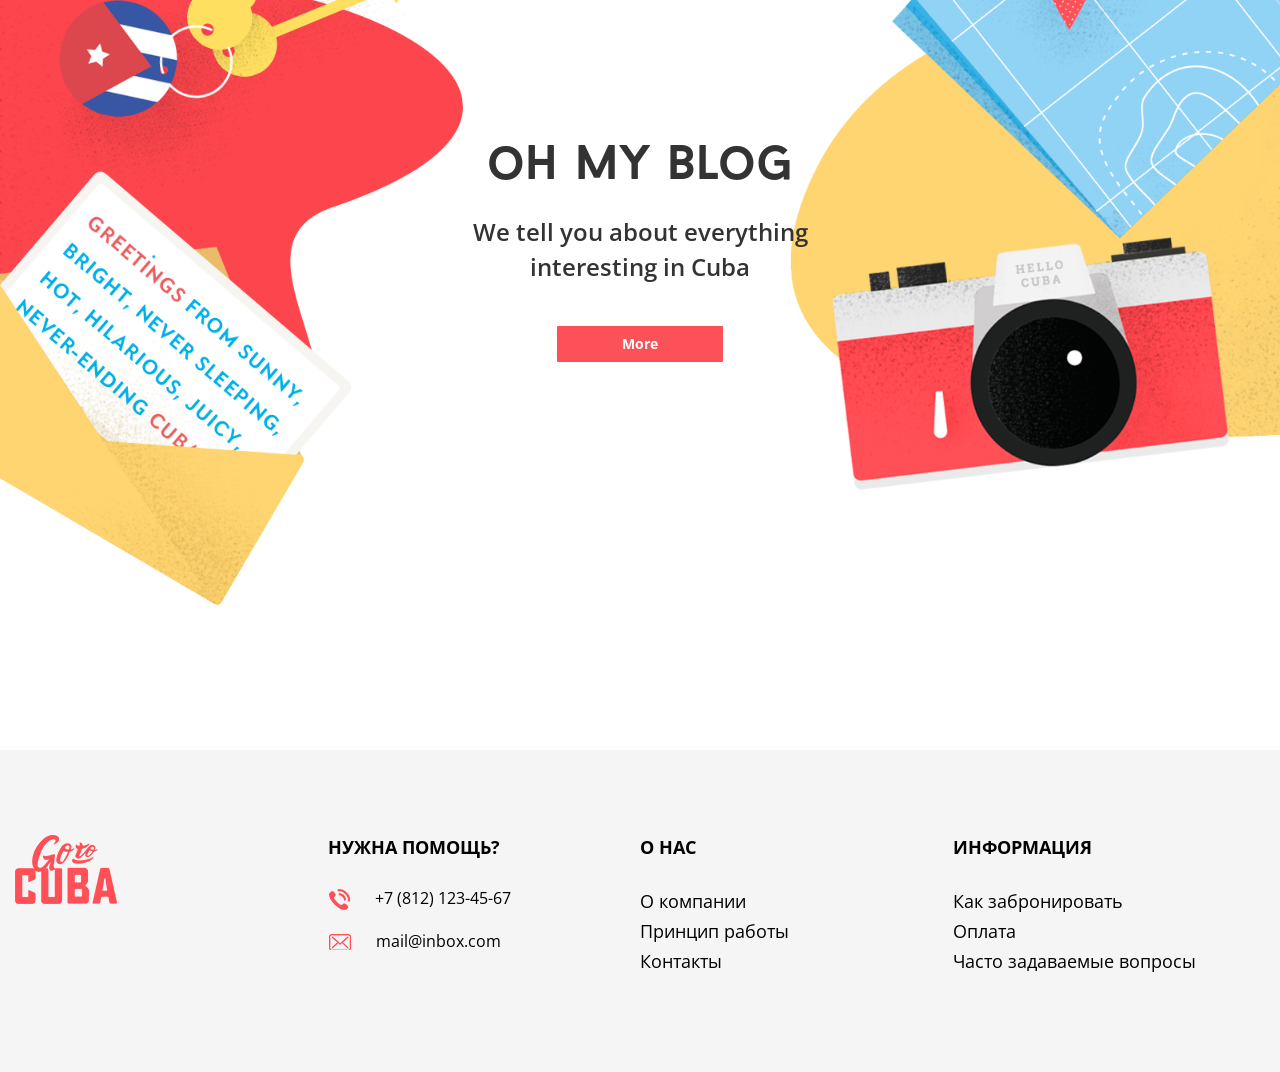
<file: pr/cuba/index.html>
<!doctype html>
<html>

<head>
	<meta charset="utf-8">
	<meta http-equiv="X-UA-Compatible" content="IE=edge">
	<title>Evgenia</title>
	<meta name="description" content="">
	<meta name="viewport" content="width=device-width, initial-scale=1">
	<link rel="stylesheet" href="css/plugin.css">
	<link rel="stylesheet" href="css/main.css">
	<link href="https://fonts.googleapis.com/css?family=Open+Sans:300,400,600,700&amp;subset=cyrillic" rel="stylesheet">
</head>
<body>
	<header class="wow fadeIn" data-wow-duration="1s" data-wow-delay="0s" >
		<div class="header-layer1 wow fadeIn" data-wow-delay="1s"  ></div>
		<div class="header-layer2 wow fadeIn" data-wow-delay="1.5s" ></div>
		<div class="header-layer3 wow fadeIn" data-wow-delay="1.5s" ></div>
		<div class="container">
			<h1 class="wow bounceInLeft " data-wow-delay="2.5s">create your <br>adventure <br>in Cuba</h1>
			<div class="description-head wow bounceInLeft" data-wow-delay="2.5s">Create tour</div>
			<div class="tour-create wow bounceInUp" data-wow-delay="2s">
				
				<ul class="tabs-list"> 
					<li class="tabs-list__item tabs-list__item_active"><button type="button" data-content="content1" class="btn-active"><span class="tab-ico"><img src="img/tab-ico1.png" alt=""></span>Аренда жилья</button></li> 
					<li class="tabs-list__item"><button type="button" data-content="content2"><span class="tab-ico"><img src="img/tab-ico2.png" alt=""></span>Экскурсии</button></li>
					<li class="tabs-list__item"><button type="button" data-content="content3"><span class="tab-ico"><img src="img/tab-ico3.png" alt=""></span>Аренда авто</button></li>
				</ul> 

				<div class="tabs__content tabs__content_active" id="content1">
					<div class="select-place">
						<form>
							<div class="select-item select-item__place">
								<p>Укажите место, куда хотите поехать</p>
								<select class="css-styled">
									<option>Мирамар</option>
									<option>Мирамар</option>
									<option>Мирамар</option>
								</select>
							</div>
							<div class="select-item">
								<div class="client-info__item client-info__item--data">
									<div class="client-input">
										<div class="wrap-from">
											<p>Дата заезда</p>
											<input type="text" class="datapicker from" id="from" name="from">
										</div>
										<div class="wrap-from">
											<p>Дата выезда</p>
											<input type="text" class="datapicker to" id="to" name="to">
										</div>
									</div>
								</div>
							</div>
							<div class="select-item select-item__people">
								<p>Гостей</p>
								<div class="number-people">
									<input type="text" value="1">
									<div class="wrap-btn">
										<button class="inc">+</button>
										<button class="dec">-</button>
									</div>
								</div>
							</div>
							<div class="select-item ">
								<div class="button-search"><button>Искать</button></div>
							</div>
						</form>
					</div>
				</div>
				<div class="tabs__content " id="content2">
					<div class="select-place">
						<form>
							<div class="select-item select-item__place">
								<p>Укажите город для экскурсии</p>
								<select class="css-styled">
									<option>Мирамар</option>
									<option>Мирамар</option>
									<option>Мирамар</option>
								</select>
							</div>
							<div class="select-item select-item__theme">
								<p>Тематика</p>
								<select class="css-styled">
									<option>-</option>
									<option>-</option>
									<option>-</option>
								</select>							</div>
								<div class="select-item">
									<div class="client-info__item client-info__item--data">
										<div class="client-input">
											<div class="wrap-from">
												<p>Дата заезда</p>
												<input type="text" class="datapicker from" id="from" name="from">
											</div>
											<div class="wrap-from">
												<p>Дата выезда</p>
												<input type="text" class="datapicker to" id="to" name="to">
											</div>
										</div>
									</div>
								</div>
								<div class="select-item ">
									<div class="button-search"><button>Искать</button></div>
								</div>
							</form>
						</div>
					</div>
					<div class="tabs__content" id="content3">
						<div class="select-place">
							<form>
								<div class="select-item select-item__place">
									<p>Выберите сегмент</p>
									<select class="css-styled">
										<option>High</option>
										<option>High</option>
										<option>High</option>
									</select>
								</div>
								<div class="select-item">
									<div class="client-info__item client-info__item--data">
										<div class="client-input">
											<div class="wrap-from">
												<p>Дата заезда</p>
												<input type="text" class="datapicker from" id="from" name="from">
											</div>
											<div class="wrap-from">
												<p>Дата выезда</p>
												<input type="text" class="datapicker to" id="to" name="to">
											</div>
										</div>
									</div>
								</div>
								<div class="select-item ">
									<div class="button-search"><button>Искать</button></div>
								</div>
							</form>
						</div>
					</div>
				</div>
			</div>
		</div>
	</header>
	<section class="who-are-we">
		<div class="scroll-wrap">
			<div class="scroll-img">
				<img src="img/scroll-ico.png" alt="scroll">
				<div class="scroll-star" id="star-five"></div>
			</div>
			<p>scroll</p>
		</div>
		<h2 class="block-title">who are we?</h2>
		<div class="paralax-wrap parallax-viewport">
			<ul>
				<li class="parallax-layer wow zoomIn parallax-layer__left" data-wow-duration="2s" data-wow-delay="1s" ><img src="img/paralax-element1.png" alt=""></li>
				<li class="parallax-layer wow zoomInUp  parallax-layer__right" data-wow-duration="2s" data-wow-delay="2s" ><img src="img/paralax-element2.png" alt=""></li>
			</ul>
			<div class="main-img  wow fadeIn">
				<img src="img/who-bg.png" alt="who">
				<div class="parallax-layer parallax-layer__light"><img src="img/light.png" alt="light"></div>
			</div>
		</div>
		<div class="container">
			<div class="who-text">
				<p>Duis aute irure dolor in reprehenderit in voluptate velit esse cillum dolore eu fugiat nulla pariatur. Excepteur sint occaecat cupidatat non proident, sunt in culpa qui officia deserunt mollit anim id est laborum. Sed ut perspiciatis unde omnis iste natus error sit voluptatem accusantium doloremque laudantium.</p>
				<p class="hiden-text">aut odit aut fugit, sed quia consequuntur magni dolores eos qui ratione voluptatem sequi nesciunt. Neque porro quisquam est, qui dolorem ipsum quia dolor sit amet, consectetur, adipisci velit, sed quia non numquam eius modi tempora incidunt ut labore et dolore magnam aliquam quaerat voluptatem.</p>
			</div>
			<div class="more-btn"><button>More</button></div>
		</div>
	</section>
	<section class="best-deal">
		<div class="container">
			<h2 class="block-title">best deals</h2>
			<h4>Tempor incididunt ut lare et dolore magna aliqua. Ut enim ad minim</h4>
			<div class="wrap-deals">
				<div class="deals-item wow slideInRight">
					<a href="#">
						<img src="img/deal-img1.jpg" alt="deal">
						<div class="deal-star">
							<svg xmlns="http://www.w3.org/2000/svg" width="20" height="19" viewBox="0 0 20 19">
								<defs>
									<style>
										.cls-1 {
											fill: #fcde51;
											fill-rule: evenodd;
										}
									</style>
								</defs>
								<path id="star.svg" class="cls-1" d="M668,2497l3.3,5.97,6.7,1.29-4.666,4.97,0.847,6.77-6.18-2.9-6.18,2.9,0.847-6.77L658,2504.26l6.7-1.29L668,2497" transform="translate(-658 -2497)"/>
							</svg>

							<span>5</span>
						</div>
						<b>$40 Guest house</b>
						<p>Bla bla Bla bla Bla bla <br>Bla bla Bla bla </p>
					</a>
				</div>
				<div class="deals-item wow slideInUp">
					<a href="#">
						<img src="img/deal-img2.jpg" alt="deal">
						<div class="deal-star">
							<svg xmlns="http://www.w3.org/2000/svg" width="20" height="19" viewBox="0 0 20 19">
								<defs>
									<style>
										.cls-1 {
											fill: #fcde51;
											fill-rule: evenodd;
										}
									</style>
								</defs>
								<path id="star.svg" class="cls-1" d="M668,2497l3.3,5.97,6.7,1.29-4.666,4.97,0.847,6.77-6.18-2.9-6.18,2.9,0.847-6.77L658,2504.26l6.7-1.29L668,2497" transform="translate(-658 -2497)"/>
							</svg>

							<span>5</span>
						</div>
						<b>$100 Chevrolet <br>Camaro SS 1969</b>
						<p>Bla bla Bla bla Bla bla <br>Bla bla Bla bla </p>
					</a>
				</div>
				<div class="deals-item wow slideInLeft">
					<a href="#">
						<img src="img/deal-img3.jpg" alt="deal">
						<div class="deal-star">
							<svg xmlns="http://www.w3.org/2000/svg" width="20" height="19" viewBox="0 0 20 19">
								<defs>
									<style>
										.cls-1 {
											fill: #fcde51;
											fill-rule: evenodd;
										}
									</style>
								</defs>
								<path id="star.svg" class="cls-1" d="M668,2497l3.3,5.97,6.7,1.29-4.666,4.97,0.847,6.77-6.18-2.9-6.18,2.9,0.847-6.77L658,2504.26l6.7-1.29L668,2497" transform="translate(-658 -2497)"/>
							</svg>

							<span>5</span>
						</div>
						<b>$40 Hemingway house</b>
						<p>Bla bla Bla bla Bla bla <br>Bla bla Bla bla </p>
					</a>
				</div>
			</div>
		</div>
	</section>
	<section class="chose-tour wow fadeIn" >
	<svg version="1.1" id="animate" xmlns="http://www.w3.org/2000/svg" xmlns:xlink="http://www.w3.org/1999/xlink" x="0px" y="0px"
	 viewBox="0 0 6724.5 1000" style="enable-background:new 0 0 6724.5 1000;" xml:space="preserve">
<style type="text/css">
	.st0{fill:#0145CF;}
	.st1{fill:#2974ED;}
	.st2{fill:#FC5158;}
	.st3{fill:#003C93;}
	.st4{fill:none;transform-origin: 50% 50%; stroke:#FFFFFF;stroke-width:6;stroke-miterlimit:10;stroke-dasharray:30,20,30,20,30,20;}
	.st5{fill:none;}
	.st6{fill:#DB4550;}
	.st7{opacity:0.54;}
	.st8{fill:#FFFFFF;}
	.st9{fill:#7BC5E8;}
	.st10{fill:#37B3E7;}
	.st11{fill:#93D4F4;}
	.st12{fill:#93D4F4;stroke:#FFFFFF;stroke-miterlimit:10;}
	.st13{fill:none;stroke:#FFFFFF;stroke-width:6;stroke-miterlimit:10;}
	.st14{fill:none;stroke:#FFFFFF;stroke-width:6;stroke-miterlimit:10;stroke-dasharray:30.202,20.1347,30.202,20.1347;}
	
		.st15{fill:none;stroke:#FFFFFF;stroke-width:6;stroke-miterlimit:10;stroke-dasharray:30.202,20.1347,30.202,20.1347,30.202,20.1347;}
	.st16{fill:#FC5158;stroke:#FFFFFF;stroke-width:6;stroke-miterlimit:10;}
	.st17{fill:#ECECEC;}
	.st18{fill:#E1E1E1;}
	.st19{fill:#F2F2F2;}
	.st20{fill:#E6E6E6;}
	.st21{fill:#E9525B;}
	.st22{fill:none;stroke:#93D4F4;stroke-miterlimit:10;}
	.st23{fill:#EFB041;}
	.st24{fill:#F4E482;}
	.st25{fill:#2C4F9D;}
	.st26{fill:#E9E9EA;}
	.st27{fill:#C6C5C6;}
	.st28{font-family:'SevenOneEight-Bold';}
	.st29{font-size:49.0359px;}
	.st30{letter-spacing:2;}
	.st31{fill:#3A3A3A;}
	.st32{fill:#CECDCE;}
	.st33{fill:#252626;}
	.st34{fill:#F3F3F3;}
	.st35{fill:#0A0B0B;}
	.st36{fill:#282828;}
</style>
<path class="st0" d="M5381.1,0H955.2c-722,593.3,1215.9,568.6,1418.1,1000h3007.7V0z"/>
<path class="st1" d="M1780.6,486.7h331.2v331.2h-317.3c2.8,1.2,5.6,2.5,8.4,3.7h308.9v179.3h3.7V821.6h331.2v179.3h3.7V821.6h331.2
	v179.3h3.7V821.6h331.2v179.3h3.7V821.6h331.2v179.3h3.7V821.6h331.2v179.3h3.7V821.6h331.2v179.3h3.7V821.6H4456v179.3h3.7V821.6
	h60.7v-3.7h-60.7V486.7h235.7V483h-235.7V151.9h491.1v-3.7h-491.1V0.9h-3.7v147.2h-331.2V0.9h-3.7v147.2h-331.2V0.9h-3.7v147.2H3455
	V0.9h-3.7v147.2h-331.2V0.9h-3.7v147.2h-331.2V0.9h-3.7v147.2h-331.2V0.9h-3.7v147.2h-331.2V0.9h-3.7v147.2h-331.2V0.9h-3.7v147.2
	h-100.5v3.7h100.5V483h-100.5v3.7h100.5v323.6c1.2,0.5,2.5,1.1,3.7,1.6V486.7z M4124.8,151.9H4456V483h-331.2V151.9z M4124.8,486.7
	H4456v331.2h-331.2V486.7z M3789.9,151.9h331.2V483h-331.2V151.9z M3789.9,486.7h331.2v331.2h-331.2V486.7z M3455,151.9h331.2V483
	H3455V151.9z M3455,486.7h331.2v331.2H3455V486.7z M3120.1,151.9h331.2V483h-331.2V151.9z M3120.1,486.7h331.2v331.2h-331.2V486.7z
	 M2785.2,151.9h331.2V483h-331.2V151.9z M2785.2,486.7h331.2v331.2h-331.2V486.7z M2450.4,151.9h331.2V483h-331.2V151.9z
	 M2450.4,486.7h331.2v331.2h-331.2V486.7z M2115.5,151.9h331.2V483h-331.2V151.9z M2115.5,486.7h331.2v331.2h-331.2V486.7z
	 M1780.6,151.9h331.2V483h-331.2V151.9z"/>
<path class="st2" d="M1725.1,0H0v1000h2786.3C2669.1,585,1644.3,349.5,1725.1,0z"/>
<path class="st2" d="M5026.5,1l1710.2,0.4v1000H3953.4c30.2-336.4,556.3-369.7,619.2-599C4665,65.8,4975.1,151,5026.5,1z"/>
<path  class="st4" id="map2"  d="M-341.3,198.5c104.5-46.7,280,42.6,394.1,34.3c181.9-13.3,406.5,89.2,583.1,134.9
	c111.8,29,61.2,222.1,211.3,270c152.8,48.7,293.7-244.6,757.7,65.3c60.4,40.3,392.2,135.9,485-105.2"/>
<path class="st5" d="M1774,150h-17.8c5.4,8.5,11.3,16.9,17.8,25.3V150z"/>
<path class="st5" d="M2443.7,481.2V150h-331.2v284.4c25.8,15.5,52,31.1,78.5,46.8H2443.7z"/>
<path class="st5" d="M2443.7,484.9h-246.4c82.8,49,167.6,98.9,246.4,150.8V484.9z"/>
<path class="st5" d="M2671.1,816.1h107.5V484.9h-331.2v153.3C2532.6,694.5,2610.6,753.3,2671.1,816.1z"/>
<path class="st5" d="M2108.8,432.1V150h-331.2v30C1846.6,266.6,1970.5,348.7,2108.8,432.1z"/>
<rect x="2447.5" y="150" class="st5" width="331.2" height="331.2"/>
<path class="st6" d="M104.2,818.3h331.2v180.2h3.7V818.3h331.2v180.2h3.7V818.3h331.2v180.2h3.7V818.3h331.2v180.2h3.7V818.3H1775
	v180.2h3.7V818.3h331.2v180.2h3.7V818.3h331.2v180.2h3.7V818.3h227.3c-1.2-1.2-2.4-2.5-3.6-3.7h-223.7V636.7
	c-1.2-0.8-2.5-1.6-3.7-2.5v180.3h-331.2V483.4h84.8c-2.1-1.2-4.2-2.5-6.3-3.7h-78.5v-46.8c-1.2-0.7-2.5-1.5-3.7-2.2v49h-331.2V178.5
	c-1.3-1.6-2.5-3.2-3.7-4.7v305.9h-331.2V148.5h313.4c-0.8-1.2-1.6-2.5-2.3-3.7h-311.1V-1.5h-3.7v146.3h-331.2V-1.5h-3.7v146.3H774
	V-1.5h-3.7v146.3H439.1V-1.5h-3.7v146.3H104.2V-1.5h-3.7v146.3H0v3.7h100.5v331.2H0v3.7h100.5v331.2H0v3.7h100.5v180.2h3.7V818.3z
	 M1778.7,483.4h331.2v331.2h-331.2V483.4z M1443.8,483.4H1775v331.2h-331.2V483.4z M1108.9,148.5h331.2v331.2h-331.2V148.5z
	 M1108.9,483.4h331.2v331.2h-331.2V483.4z M774,148.5h331.2v331.2H774V148.5z M774,483.4h331.2v331.2H774V483.4z M439.1,148.5h331.2
	v331.2H439.1V148.5z M439.1,483.4h331.2v331.2H439.1V483.4z M104.2,148.5h331.2v331.2H104.2V148.5z M104.2,483.4h331.2v331.2H104.2
	V483.4z"/>
<rect x="3452.7" y="1000" class="st5" width="331.2" height="151.9"/>
<rect x="4122.5" y="1000" class="st5" width="331.2" height="151.9"/>
<rect x="3787.6" y="1000" class="st5" width="331.2" height="151.9"/>
<path class="st5" d="M1778.3,817h13.9c-4.6-2-9.2-4-13.9-6V817z"/>
<g class="st7">
	<g>
		<g>
			<path class="st8" d="M1031.5,1141c2.1-2.3,4.1-4.6,6.2-6.8c16.5-18.2,33.6-37,49.2-59.7c8.5-12.4,15.1-29,21.4-45
				c13.9-35.2,27.1-68.4,59.3-63.4c4.5,0.7,8.6,12.1,12.2,22.1c4.8,13.3,9.8,27.1,19.2,30.6c28.4,11.5,44.3,24.3,48.3,39.1
				c5.5,20.3-11.9,43.1-28.7,65.1c-2.2,2.9-4.4,5.8-6.6,8.7l8.5-0.4c1.1-1.4,2.1-2.8,3.2-4.3c17.8-23.3,36.2-47.4,29.8-70.9
				c-4.6-17-21.7-31.2-52.3-43.5c-6.7-2.5-11.3-15.3-15.4-26.7c-4.8-13.4-9-25-17.4-26.3c-37.3-5.8-52.1,31.4-66.3,67.4
				c-6.2,15.7-12.6,31.9-20.7,43.7c-15.4,22.3-32.3,40.9-48.6,59c-3.6,3.9-7.1,7.9-10.6,11.8L1031.5,1141z"/>
		</g>
	</g>
	<g>
		<g>
			<path class="st8" d="M885.5,1148.5c44.1-105.4,109.8-128.1,155.8-144.1c12.5-4.3,23.2-8,32.2-12.8c12.9-7,23.9-30.9,36.6-58.6
				c14.2-30.8,30.3-65.8,49.4-74.4c11.2-5,29.8,16.7,44.7,34.1c12.3,14.4,22.9,26.8,31.8,29.2c76.3,21.3,77.1,129.1,70.9,204.8
				l6.6-0.3c6.2-77.6,5-188.2-75.7-210.8c-7-1.9-18-14.8-28.6-27.2c-18.1-21-36.7-42.8-52.3-35.8c-21.4,9.6-37.3,44.1-52.7,77.6
				c-11.8,25.5-22.9,49.6-33.8,55.5c-8.5,4.5-19.1,8.1-31.3,12.4c-47.6,16.5-115.9,40.1-161,150.7L885.5,1148.5z"/>
		</g>
	</g>
	<g>
		<g>
			<path class="st8" d="M764.1,1154.7c19.2-78,54.2-149,107.2-184.7c23.9-16.1,57.7-20.9,93.5-25.9c35.8-5.1,72.9-10.3,99.9-28
				c18.5-12.1,20.2-37,21.8-61c1.4-20.3,2.7-41.2,14.4-53.3c41.3-43,63.4-33.9,84.9-25.1c10.2,4.2,19.8,8.1,30.8,6.4
				c42-6.4,77.6,2,105.7,25.2c75.8,62.4,84.9,216.8,89.6,313.2l6.5-0.3c-4.7-97.5-14-253.7-92-318c-29.6-24.4-66.9-33.3-110.8-26.6
				c-9.3,1.4-18.1-2.2-27.4-6c-22.4-9.2-47.7-19.6-92,26.6c-13.3,13.8-14.8,36-16.2,57.5c-1.6,23.4-3,45.6-18.9,55.9
				c-25.8,16.8-62.1,22-97.2,27c-35,5-71.1,10.1-96.2,27c-54.7,36.8-90.6,110.2-110.1,190.5L764.1,1154.7z"/>
		</g>
	</g>
	<g>
		<g>
			<path class="st8" d="M546.2,1174c14.1-33.1,35.7-62.9,70.4-87.7c25.7-18.4,61-34.8,98.5-52.1c52.7-24.4,107.2-49.7,140-83.2
				c10.5-10.7,23.2-21.1,38-33c26.2-21.2,55.9-45.3,84.9-81c10.2-12.5,18.2-29.7,26.7-48c12-25.8,24.4-52.5,43.2-64.5
				c77.5-49.7,192.9-49.4,262.2-24c131.4,48.2,147.3,242.7,159,384.6c1.2,14.4,2.6,21.6,3.9,34.8l6.5-0.3c-1.2-13.3-2.7-20.5-3.9-35
				c-11.8-143.8-28-340.7-163.3-390.4c-70.7-26-188.6-26.1-267.8,24.6c-20.4,13.1-33.2,40.6-45.6,67.3
				c-8.3,17.8-16.1,34.7-25.8,46.6c-28.6,35.2-58,59-83.9,80.1c-14.3,11.6-27.8,22.5-38.6,33.5c-32,32.7-85.9,57.7-138.1,81.9
				c-37.7,17.5-73.4,34-99.5,52.7c-37.1,26.5-59.7,58.4-74.1,93.6L546.2,1174z"/>
		</g>
	</g>
</g>
<g class="st7">
	<g>
		<g>
			<path class="st8" d="M428.9-129.2c2.7,1.4,5.5,2.8,8.3,4.1c22,10.9,44.7,22.2,67.4,37.7c12.4,8.5,24.6,21.5,36.3,34.1
				c25.7,27.7,50,53.9,78.1,37.6c4-2.3,3.6-14.4,3.4-25c-0.4-14.2-0.8-28.8,6.8-35.5c22.3-21,32.4-38.7,30.7-54
				c-2.2-20.9-26.7-35.8-50.3-50.3c-3.1-1.9-6.2-3.8-9.3-5.7l8.1-2.7c1.5,0.9,3,1.9,4.5,2.8c25,15.3,50.9,31.1,53.5,55.2
				c1.9,17.5-8.9,37-32.8,59.5c-5.3,4.7-5,18.4-4.6,30.5c0.4,14.3,0.7,26.6-6.6,30.8C589.6,9,562.4-20.3,536-48.7
				c-11.5-12.4-23.3-25.1-35.1-33.2c-22.4-15.2-44.9-26.4-66.7-37.3c-4.8-2.4-9.5-4.7-14.2-7.1L428.9-129.2z"/>
		</g>
	</g>
	<g>
		<g>
			<path class="st8" d="M290.3-83.2C369.7-1,439-3.7,487.5-5.5C500.7-6,512-6.5,522.1-5.3c14.5,1.8,33.4,20.1,55.3,41.3
				c24.4,23.6,52.1,50.3,73,51.3c12.2,0.6,21.6-26.3,29.2-48c6.2-17.8,11.6-33.3,19-38.8c63.2-47.5,24.8-148.3-8.4-216.5l6.3-2.1
				c34,70,73,173.6,6.1,223.9c-5.8,4.3-11.3,20.3-16.7,35.7c-9.2,26.2-18.6,53.2-35.7,52.4c-23.3-1.2-50.7-27.6-77.2-53.2
				c-20.2-19.5-39.3-37.9-51.6-39.5c-9.6-1.1-20.7-0.7-33.6-0.2c-50.3,1.9-122.3,4.7-204.4-82L290.3-83.2z"/>
		</g>
	</g>
	<g>
		<g>
			<path class="st8" d="M175.2-45C221.4,20.7,279.7,74.2,342,88.2c28,6.3,61.2-1.5,96.4-9.8c35.2-8.3,71.5-16.8,103.1-10.2
				c21.7,4.6,32.2,27.1,42.4,48.9c8.6,18.4,17.5,37.4,32.8,44.5c54,25,71.3,8.5,88.1-7.4c7.9-7.6,15.4-14.7,26.3-17.2
				c41.4-9.3,71.4-30.1,89.2-61.8c47.8-85.6,0.2-232.8-30.4-324.3l6.2-2.1c31,92.5,79.2,241.5,29.9,329.6
				c-18.7,33.5-50.1,55.3-93.4,65c-9.2,2-16,8.6-23.3,15.5c-17.5,16.7-37.3,35.5-95.3,8.6c-17.4-8.1-26.8-28.2-35.9-47.7
				c-10-21.3-19.4-41.4-37.8-45.2c-30.1-6.3-65.8,2.1-100.2,10.2c-34.3,8.1-69.8,16.4-99.3,9.8C276.3,80.1,216.3,24.8,168.9-42.9
				L175.2-45z"/>
		</g>
	</g>
	<g>
		<g>
			<path class="st8" d="M-34.5,16.1c25.1,25.7,56.1,45.6,97.4,56.2c30.5,7.8,69.4,10.3,110.5,12.8c57.9,3.6,117.7,7.4,160.5,26.7
				c13.7,6.2,29.3,11.2,47.4,17c32.1,10.3,68.4,21.9,108.4,44.7c14,8,27.7,21.1,42.2,35c20.5,19.7,41.8,40,63.6,44.4
				c90.1,18.2,197.4-23.9,252.6-72.7c104.7-92.6,48.9-279.5,8.2-416.1c-4.1-13.8-5.4-21.1-9-33.8l6.2-2.1
				c3.7,12.8,4.9,20.1,9.1,34.1c41.2,138.3,97.7,327.6-10.1,423c-56.3,49.8-165.9,92.8-258.1,74.2c-23.7-4.8-45.7-25.8-66.9-46.1
				c-14.2-13.6-27.6-26.4-40.9-34c-39.4-22.5-75.4-34-107.1-44.2c-17.5-5.6-34.1-10.9-48.1-17.2c-41.6-18.9-100.9-22.6-158.2-26.2
				c-41.4-2.6-80.6-5.1-111.7-13C17.3,67.5-15.3,46-41.5,18.4L-34.5,16.1z"/>
		</g>
	</g>
</g>
<g>
	<polygon class="st9" points="2371.3,-136.3 1792.9,344.1 1244.6,-329.9 1878.7,-785 	"/>
	<polygon class="st10" points="2371.3,-136.3 1792.9,344.1 1244.6,-329.9 1834.8,-753.5 	"/>
	<polygon class="st11" points="2371.3,-136.3 1792.9,344.1 1199.1,-243.5 1750.3,-798.4 	"/>
	<polyline class="st12" points="1830.1,313.2 1264.4,-240.6 1778.4,-764.6 	"/>
	<path class="st8" d="M2310.3-203.7l-2.2-2.3l-30.9,31.6l-204-199.7l39-39.9l-2.2-2.3l-39.1,39.9l-204-199.7l47.2-48.2l-2.2-2.3
		l-47.3,48.3l-135.4-132.6l-2.2,2.3L1862.4-576l-199.7,204l-135.4-132.6l-2.2,2.3l135.4,132.6l-199.7,204l-135.4-132.6l-2.2,2.3
		l135.4,132.6l-60.6,61.9l2.3,2.2l60.6-61.9l204,199.7l-60.6,61.9l2.3,2.2l60.6-61.9l204,199.7l-60.6,61.9l2.3,2.2l60.6-61.9
		l18.9,18.5l2.5-2.1l-19.1-18.7l199.7-204l40.2,39.4l2.5-2.1L2077.5,34l199.7-204l61.5,60.2l2.5-2.1l-61.8-60.5L2310.3-203.7z
		 M1864.7-573.8l204,199.7l-199.7,204l-204-199.7L1864.7-573.8z M1463.1-163.6l199.7-204l204,199.7l-199.7,204L1463.1-163.6z
		 M1873.3,238l-204-199.7l199.7-204l204,199.7L1873.3,238z M2075.3,31.8l-204-199.7l199.7-204l204,199.7L2075.3,31.8z"/>
	<g>
		<path class="st8" d="M2292.7-94.6c3.2,3.1,6.3,6.1,9.5,9.2l3-3.2c-3.2-3-6.4-6.1-9.5-9.1L2292.7-94.6z M2270.8-116.3
			c3.1,3.1,6.2,6.2,9.4,9.3l3.1-3.1c-3.1-3.1-6.2-6.2-9.4-9.3L2270.8-116.3z M2248.8-137.8c3.2,3,6.3,6.1,9.5,9.2l3.1-3.1
			c-3.1-3.1-6.3-6.2-9.5-9.2L2248.8-137.8z M2226.2-158.5c3.3,2.9,6.6,5.8,9.8,8.7l3-3.2c-3.3-3-6.6-5.9-9.9-8.8L2226.2-158.5z
			 M2202.4-177.8c3.5,2.6,7,5.3,10.4,8l2.7-3.4c-3.4-2.8-7-5.5-10.5-8.1L2202.4-177.8z M2177-194.6c3.6,2.1,7.3,4.4,11.1,6.8
			l2.4-3.7c-3.8-2.5-7.6-4.8-11.3-7C2179.2-198.4,2177-194.6,2177-194.6z M2149.6-207.6c3.9,1.5,7.9,3.1,12,5l1.8-4
			c-4.2-1.9-8.3-3.6-12.3-5.1L2149.6-207.6z M2120.3-215c4.2,0.5,8.4,1.3,12.7,2.3l1-4.3c-4.5-1.1-8.9-1.8-13.2-2.4L2120.3-215z
			 M2090.2-214.8c4.2-0.6,8.5-0.9,12.9-1l-0.1-4.4c-4.5,0.1-9,0.5-13.4,1.1L2090.2-214.8z M2060.9-207.3c4.1-1.5,8.2-2.9,12.4-4
			l-1.2-4.2c-4.3,1.2-8.5,2.6-12.7,4.2L2060.9-207.3z M2033.3-194.5c3.9-2.1,7.8-4.1,11.7-5.9l-1.9-4c-4,1.9-7.9,3.9-11.9,6
			L2033.3-194.5z M2006.7-179.2c3.8-2.3,7.5-4.5,11.3-6.7l-2.2-3.8c-3.8,2.2-7.6,4.5-11.4,6.8L2006.7-179.2z M1980.9-162.7
			c3.6-2.6,7.2-5,10.8-7.3l-2.4-3.7c-3.7,2.4-7.4,4.9-11,7.5L1980.9-162.7z M1957.2-143.4c3.2-3,6.5-5.8,9.8-8.6l-2.8-3.4
			c-3.4,2.8-6.7,5.8-10,8.8L1957.2-143.4z M1936-121.4c2.9-3.3,5.8-6.6,8.8-9.7l-3.2-3c-3,3.2-6,6.5-8.9,9.9L1936-121.4z
			 M1917.4-97.2c2.5-3.6,5-7.2,7.7-10.6l-3.5-2.7c-2.7,3.5-5.3,7.1-7.8,10.8L1917.4-97.2z M1901.4-71.1c2.1-3.9,4.2-7.7,6.5-11.4
			l-3.8-2.3c-2.3,3.8-4.5,7.7-6.6,11.6L1901.4-71.1z M1888.3-43.5c1.7-4,3.4-8,5.3-12l-4-1.8c-1.9,4-3.6,8.1-5.3,12.2L1888.3-43.5z
			 M1878.2-14.6c1.2-4.2,2.5-8.4,4-12.5l-4.2-1.4c-1.4,4.2-2.8,8.4-4,12.7L1878.2-14.6z M1871.3,15.1c0.8-4.3,1.6-8.6,2.6-12.8
			l-4.3-1c-1,4.3-1.8,8.7-2.6,13L1871.3,15.1z M1867.7,45.4c0.3-4.4,0.6-8.7,1.1-13l-4.4-0.5c-0.5,4.4-0.9,8.8-1.1,13.3L1867.7,45.4
			z M1867.6,76c-0.2-4.4-0.4-8.7-0.4-13.1l-4.4,0c0,4.4,0.2,8.9,0.4,13.3L1867.6,76z M1871.2,106.3c-0.8-4.3-1.5-8.6-2-12.9
			l-4.4,0.6c0.6,4.4,1.2,8.8,2,13.2L1871.2,106.3z M1878.6,135.9c-1.3-4.2-2.5-8.4-3.6-12.6l-4.3,1.1c1.1,4.3,2.3,8.5,3.7,12.8
			L1878.6,135.9z M1889.7,164.2c-1.9-4-3.6-8-5.2-12l-4.1,1.6c1.6,4.1,3.4,8.2,5.3,12.2L1889.7,164.2z M1904.3,191
			c-2.3-3.7-4.6-7.5-6.7-11.2l-3.8,2.1c2.1,3.8,4.4,7.7,6.8,11.4L1904.3,191z M1922.1,215.7c-2.8-3.4-5.5-6.9-8-10.3l-3.5,2.6
			c2.6,3.5,5.3,7,8.2,10.5L1922.1,215.7z"/>
		<g>
			<g>
				<path class="st8" d="M2131.7-19.7c-17.6-0.5-34.5,12.1-45.2,33.8c-10.7,21.6-15.6,55.1-0.7,87.5l3.5-2.9
					c-13.6-30.7-9-62.2,1.1-82.7c9.9-20.1,25.3-31.8,41.1-31.3c7.9,0.2,14.1,14.2,20.7,29.1c3.4,7.7,7.1,16,11.4,23.2l3.4-2.8
					c-4-6.9-7.5-14.8-10.8-22.1C2148.8-4.8,2142.4-19.4,2131.7-19.7z"/>
			</g>
		</g>
		<g>
			<g>
				<path class="st8" d="M2173.5-76c-18.4-11.2-44.1,2.6-71.4,17.1c-17.3,9.2-35.3,18.8-52.4,22.7c-42.3,9.6-66.5,24.4-73.9,45.1
					c-11.9,33.5,22.1,77.1,58.1,123.3c2,2.5,4,5.1,6,7.7l3.4-2.8c-2-2.5-3.9-5.1-5.9-7.6c-35.3-45.2-68.6-87.9-57.4-119.1
					c6.8-19.2,30-33,70.7-42.3c17.7-4,35.9-13.7,53.5-23.1c26.1-13.9,50.8-27.1,67.1-17.2c13.3,8.1,23.4,26.5,34,45.9
					c3.6,6.6,7.3,13.2,11.1,19.6l3.4-2.8c-3.7-6.1-7.2-12.5-10.7-18.8C2198.1-48.4,2187.8-67.3,2173.5-76z"/>
			</g>
		</g>
		<g>
			<g>
				<path class="st8" d="M2253.6-85.4c-17-21.2-34.6-43-58.5-56.3c-15.2-8.4-36.5,1.6-59.1,12.2c-14.6,6.9-29.7,14-44,16.6
					c-14.9,2.8-28.9-0.2-42.5-3c-17.7-3.7-34.4-7.1-51.5,1.6c-55.3,28.2-88.5,73.3-93.4,126.9c-5.5,60.4,26.2,125.3,82.8,170.7
					l3.5-2.9c-56-44.6-87.3-108.3-81.9-167.5c4.8-52,37.1-95.8,91-123.3c15.7-8,31.7-4.7,48.6-1.2c14,2.9,28.5,5.9,44.2,3
					c14.9-2.8,30.2-10,45.1-17c21.5-10.1,41.9-19.7,55.1-12.4c23.1,12.8,40.5,34.4,57.2,55.2c7.7,9.5,15.4,19.1,23.8,28l3.4-2.8
					C2269.1-66.2,2261.4-75.7,2253.6-85.4z"/>
			</g>
		</g>
	</g>
</g>
<path class="st5" d="M4458.5,487v154.2c91.2-49.2,179.7-95.2,234.6-154.2h-128.9H4458.5z"/>
<g >
	<g>
		<path class="st13"  d="M2090.1,612.1c2.3-4.2,5-8.4,8-12.7"/>
		<path class="st14" d="M2110.8,583.9c17.1-18.6,40.9-37.3,71-55.8"/>
		<path class="st15" id="map" d="M2190.5,522.9C2551.7,310.6,3742,141.6,4970.3,681.7"/>
		<path class="st13" d="M4979.6,685.7c4.6,2,9.1,4.1,13.7,6.1"/>
	</g>
</g>
<path class="st6" d="M6907.4,814.7h-99.1V664.7V484.5h99.1h165.6v-4.6h-165.6h-99.1V149.6h99.1h165.6V145h-165.6h-99.1V-1.2l-5.3,0
	V145h-330.2V-1.2l-5.3,0V145h-330.2V-1.3l-5.3,0v0V145h-330.2V-1.4l-5.3,0v0.1h0V145h-310h-20.1V-1.5l-5.3,0v0.1h0V145l-330.2,0.9
	l-1.5-146.2c-1.2,0.7-2.5-1.7-3.7-1v147.2h-340.9c-2.5,1.2-5,2.5-7.5,3.7h348.3v29.1v0v301.1h-77.1h-253.1l-1.5-338
	c-1.3,2-2.5,0-3.7,2v335.9l-260.8,0.9c-1.1,1.2-2.3,2.5-3.4,3.7h264.2v330.3h-331.7V664.7l0-122c-1.2,0.7-2.5,1.3-3.7,2v270.1
	h-415.8c-1.2,1.2-2.4,2.5-3.6,3.7h419.3v180.2h3.7V818.5h331.7v180.2h1.5h2.2h1.5V818.5h330.2v180.2h1.5h2.2h1.5V818.5h330.2v180.2
	h1.5h2.2h1.5V818.5h330.2v180.2h1.5h2.2h1.5V818.5h330.2v180.2h1.5h2.2h1.5V818.5h330.2v180.2h1.5h2.2h1.5V818.5H6803v180.2h1.5h2.2
	h1.5V818.5h99.1h165.6v-3.7H6907.4z M5125.7,814.7h-330.2V664.7h0V484.5h330.2V814.7z M5461.2,814.7H5131V664.7V484.5h330.2V814.7z
	 M5461.2,479.8H5131V149.6h330.2V479.8z M5796.6,814.7h-330.2V664.7V484.5h330.2V814.7z M5796.6,479.8h-330.2V149.6h330.2V479.8z
	 M6132.1,814.7h-330.2V664.7V484.5h330.2V814.7z M6132.1,479.8h-330.2V149.6h330.2V479.8z M6467.6,814.7h-330.2V664.7V484.5h330.2
	V814.7z M6467.6,479.8h-330.2V149.6h330.2V479.8z M6803,814.7h-330.2V664.7V484.5H6803V814.7z M6803,479.8h-330.2V149.6H6803V479.8z
	"/>
<circle class="st16" cx="2090.1" cy="607.7" r="29"/>
<circle class="st16" cx="651" cy="371.7" r="29"/>
<path class="st4" id="map1"  d="M7159.9,503.8c-101.9-52-218.1-66.9-331.7-81c-181-22.5-367.8-44.7-543.4,4.9
	c-65.7,18.5-121.9,134.1-193.3,159.4c-151.1,53.7-359.1-223.3-838.3,62.6c-62.3,37.2-134,111.1-245,42.1"/>
	
<path class="st8" d="M5177.1,430.7c0,74.3-134.5,263.4-134.5,263.4c-19.8-4.4-134.5-189.1-134.5-263.4s60.2-134.5,134.5-134.5
	C5116.9,296.2,5177.1,356.4,5177.1,430.7z"/>
<polygon class="st0" points="5042.6,367.3 5060.1,402.7 5099.1,408.4 5070.8,435.9 5077.5,474.8 5042.6,456.5 5007.7,474.8 
	5014.3,435.9 4986.1,408.4 5025.1,402.7 "/>
<g>
	<circle class="st23" cx="320.1" cy="746.2" r="329.1"/>
</g>
<g>
	<circle class="st24" cx="320.7" cy="745.9" r="284.8"/>
</g>
<circle class="st8" cx="320.1" cy="746.2" r="261.4"/>
<polygon class="st21" points="477.2,590 477.2,590 346.8,771.4 296.6,721.5 "/>
<polygon class="st25" points="166.1,902.9 166.1,902.9 296.6,721.5 346.8,771.4 "/>
<circle class="st26" cx="322.8" cy="747.5" r="22.6"/>
<text transform="matrix(0.9863 0.165 -0.165 0.9863 340.5222 555.7674)" class="st27 st28 st29 st30">N</text>
<text transform="matrix(0.9863 0.165 -0.165 0.9863 261.5591 963.7759)" class="st27 st28 st29 st30">S</text>
<text transform="matrix(0.9863 0.165 -0.165 0.9863 79.6628 718.6251)" class="st27 st28 st29 st30">W</text>
<text transform="matrix(0.9863 0.165 -0.165 0.9863 501.3845 789.1935)" class="st27 st28 st29 st30">E</text>
<g class="st7">
	<g>
		<path class="st8" d="M5799,914.1c-24.7-17.5-64-19.1-105.1-4.1c-41.1,14.9-87.9,49.2-105.1,101.4l8.6,0
			c16.9-48.9,61.1-81.2,99.9-95.3c38.1-13.8,74.1-12.7,96.4,3.1c11.1,7.9,3.3,30.2-4.9,53.8c-4.3,12.3-8.8,25.4-11.3,38l8.3,0
			c2.4-11.9,6.8-24.4,10.9-36.2C5806,947.9,5814,924.7,5799,914.1z"/>
	</g>
	<g>
		<path class="st8" d="M5925.9,888.7c-13.2-30.7-66.5-39.5-122.9-48.9c-35.9-5.9-73.1-12.1-102.4-24
			c-72.3-29.5-124.5-35.6-159.7-18.6c-57,27.5-60,111.2-63.2,199.7c-0.2,4.8-0.4,9.8-0.6,14.7l8.2,0c0.2-4.8,0.4-9.7,0.5-14.5
			c3.1-86.7,6.1-168.5,59.1-194.2c32.6-15.8,82.3-9.6,151.8,18.8c30.2,12.4,67.9,18.6,104.4,24.6c54.1,8.9,105.1,17.4,116.8,44.5
			c9.5,22.2,2.1,53.4-5.7,86.3c-2.7,11.2-5.3,22.4-7.3,33.5l8.3,0c2-10.6,4.5-21.5,7.1-32.2C5928.6,944.6,5936.2,912.6,5925.9,888.7
			z"/>
	</g>
	<g>
		<path class="st8" d="M6052.3,954.9c0.7-41.1,1.4-83.5-17.2-122c-11.8-24.4-54.4-33.3-99.4-42.6c-29.1-6.1-59.3-12.3-83-23
			c-24.6-11.1-41.4-28-57.6-44.4c-21.1-21.3-41-41.4-75.9-47.7c-113.1-20.4-214.3,0.2-285,57.9c-79.7,65-111.4,171.2-84,278.8l8.4,0
			c-27.4-105.9,3.3-210.3,81.4-274.1c68.7-56.1,167.2-76,277.4-56.1c32.1,5.8,51.2,25,71.3,45.4c16.7,16.9,34,34.3,60,46.1
			c24.6,11.1,55.3,17.5,84.9,23.6c43,8.9,83.6,17.4,93.8,38.6c18,37.3,17.3,79.1,16.6,119.5c-0.3,18.5-0.6,37.1,0.8,55.6l8.1,0
			C6051.7,992.3,6052,973.7,6052.3,954.9z"/>
	</g>
</g>

<g id="shadow" transform=" translate(-3290.5, -322.9)">
	<path class="st3" d="M3383.5,411.3c0-0.4-0.1-0.7-0.2-1.1v0c0-0.4-0.3-0.8-0.7-1.2c-0.2-0.2-0.4-0.5-0.7-0.7
		c-4.9-4.2-21.8-10-30.2-9.8l-84.9,2.5l-49.8,6.3c-1,0-2.2,0.2-3.6,0.4l-15.2-31.7l-3.8,0.1l4.5,35.6c-3.8,1.4-7.1,2.8-8.8,3.9
		l-1.5,0.1c-1.7,0.1-6.4,1-6.4,1.3l0,0.1c0,0.4,4.7,1,6.4,1l0.9,0c1.3,1.2,5.2,2.7,9.7,4l-2.5,36.8l3.8-0.1l13.7-33.7
		c1.2,0.1,2.2,0.2,3.1,0.1l50.1,3l84.9-2.6c7.4-0.1,25.4-7.2,29.6-11.5c0.6-0.5,1.1-1.3,1.3-2.1c0,0,0,0,0,0c0-0.1,0-0.3,0.1-0.4
		c0,0,0,0,0-0.1C3383.5,411.6,3383.5,411.5,3383.5,411.3z"/>
	<path class="st3" d="M3282,428l-6,90.6l-2.2,0.2c-0.7,0-2.6,0.4-2.6,0.5l0,0c0,0.2,1.9,0.4,2.6,0.4l4.6,0.1l7.9-0.2
		c0.7,0,2.4-0.4,2.7-0.6c0,0,0,0,0.1,0c0,0,0-0.1,0-0.1c0,0,0-0.1,0-0.1v0c0,0,0,0,0,0l0,0c0,0,0,0-0.1,0c-0.4-0.2-2-0.5-2.8-0.5
		l-1,0l37.2-91.4L3282,428z"/>
	<path class="st3" d="M3370.8,376.7c0.2,0.5,0.3,1,0.3,1.6c0,0.9-0.2,1.8-0.6,2.6c0.8-0.7,1.2-1.7,1.2-2.6c0-0.4-0.1-0.8-0.3-1.1
		l0,0c-0.1-0.4-0.4-0.8-1-1.3C3370.7,376.1,3370.8,376.4,3370.8,376.7L3370.8,376.7z"/>
	<path class="st3" d="M3268.1,310.5l2.3,0.1l11.4,90.1l40.4-1.2l-42.6-89l1,0c0.8,0,2.3-0.4,2.7-0.6c0,0,0,0,0.1,0l0,0c0,0,0,0,0,0
		v0c0,0,0-0.1,0-0.1c0,0,0-0.1,0-0.1c0,0,0,0-0.1,0c-0.4-0.2-2.1-0.5-2.8-0.5l-7.9,0.2l-4.6,0.4c-0.7,0-2.6,0.4-2.6,0.5l0,0
		C3265.5,310.2,3267.5,310.5,3268.1,310.5z"/>
</g>
	<g id="fly" transform=" translate(-3290.5, -322.9)">
		
<path class="st17" d="M3534.4,358c16,0.9,55.9-11.5,65.5-20c2-1.5,3.3-3.8,3.4-6.4c0-0.8-0.1-1.6-0.2-2.3l0,0c0-0.8-0.5-1.8-1.3-2.8
	c-0.4-0.6-0.9-1.1-1.4-1.5c-9.9-9.9-45.5-25-63.6-25.8l-183.4-7.9l-108.4,5.8c-16.2-0.7-61.4,11.3-61.7,16.4l0,1
	c-0.3,6.3,43.8,20.9,60,21.6l107.5,14.4L3534.4,358z"/>
<polygon class="st18" points="3354.5,547.2 3382,351.6 3469.2,355.4 3373.8,548.1 "/>
<polygon class="st17" points="3193.7,405.3 3205.5,321.1 3243,322.8 3202,405.7 "/>
<polygon class="st17" points="3201.4,226.2 3205.9,311.1 3243.5,312.7 3209.7,226.6 "/>
<path class="st19" d="M3601.4,326.8c-10-7.3-45.7-18.7-63.8-19.5l-183.4-7.9l-108.2,2.9c-16.2-0.7-61.3,7.4-61.4,11.1l0,0.7
	c-0.2,4.6,44,15.7,60.2,16.4l107.6,11.7l183.4,7.8c16,0.8,55.8-7.7,65.3-13.7c0.5-0.3,0.9-0.5,1.3-0.9c0.6-1.1,1-2.4,1.1-3.8
	c0-0.8-0.1-1.6-0.2-2.3l0,0c0-0.4-0.1-0.9-0.4-1.3c0,0,0,0,0,0C3602.4,327.5,3601.9,327.1,3601.4,326.8z"/>
<g>
	<path class="st11" d="M3567.3,319.7l2.9-2.7c-2.5-2-5.5-3.3-8.9-3.5c-0.9,0-1.9,0-2.8,0.2C3562.1,314.7,3565.2,316.8,3567.3,319.7z
		"/>
	<path class="st11" d="M3570.3,330.7c-0.2,3.3-1.4,6.3-3.3,8.8l2.9,3.2c3.4-2.7,5.7-6.9,6.1-11.7L3570.3,330.7z"/>
	<path class="st11" d="M3569.2,343.2l-2.7-3c-2.4,2.8-5.7,4.7-9.5,5.3c0.9,0.2,1.9,0.4,2.9,0.4
		C3563.3,346.1,3566.5,345.1,3569.2,343.2z"/>
	<path class="st11" d="M3567.8,320.6c1.7,2.6,2.6,5.8,2.5,9.2l5.7,0.2c0.1-4.9-1.9-9.3-5.1-12.3L3567.8,320.6z"/>
</g>
<path class="st20" d="M3581.5,254.9c0.3,1.1,0.4,2.3,0.3,3.4c-0.1,2-0.7,3.9-1.6,5.6c1.8-1.5,2.9-3.4,3-5.5c0-0.9-0.1-1.7-0.4-2.5
	l0,0c-0.1-0.9-0.7-1.9-1.9-3C3581.3,253.6,3581.5,254.3,3581.5,254.9L3581.5,254.9z"/>
<path class="st21" d="M3263.6,316c-2.3-1.3-10.4-3.4-14.6-3.6l-41.7-1.8l-24.6,0.3c-3.7-0.2-13.9,1.2-13.9,1.9l0,0.1
	c0,0.8,10,2.9,13.7,3.1l24.5,2.3l41.7,1.8c3.6,0.2,12.7-1.3,14.8-2.3c0.1,0,0.2-0.1,0.3-0.2c0.1-0.2,0.2-0.4,0.2-0.7
	c0-0.1,0-0.3-0.1-0.4l0,0c0-0.1,0-0.2-0.1-0.2c0,0,0,0,0,0C3263.8,316.2,3263.7,316.1,3263.6,316z"/>
<line class="st22" x1="3489" y1="353.1" x2="3481" y2="352.8"/>
<line class="st22" x1="3473.1" y1="352.4" x2="3465.1" y2="352.1"/>
<line class="st22" x1="3457.2" y1="351.7" x2="3449.3" y2="351.4"/>
<line class="st22" x1="3441.3" y1="351" x2="3433.4" y2="350.7"/>
<line class="st22" x1="3425.4" y1="350.4" x2="3417.5" y2="350"/>
<line class="st22" x1="3409.6" y1="349.7" x2="3401.6" y2="349.3"/>
<line class="st22" x1="3393.7" y1="349" x2="3385.7" y2="348.6"/>
<line class="st22" x1="3377.8" y1="348.3" x2="3369.8" y2="348"/>
<line class="st22" x1="3361.9" y1="347.6" x2="3353.9" y2="347.3"/>
<line class="st22" x1="3491.2" y1="301.5" x2="3483.3" y2="301.2"/>
<line class="st22" x1="3475.3" y1="300.9" x2="3467.4" y2="300.5"/>
<line class="st22" x1="3459.5" y1="300.2" x2="3451.5" y2="299.8"/>
<line class="st22" x1="3443.6" y1="299.5" x2="3435.6" y2="299.1"/>
<line class="st22" x1="3427.7" y1="298.8" x2="3419.7" y2="298.5"/>
<line class="st22" x1="3411.8" y1="298.1" x2="3403.8" y2="297.8"/>
<line class="st22" x1="3395.9" y1="297.4" x2="3387.9" y2="297.1"/>
<line class="st22" x1="3380" y1="296.7" x2="3372.1" y2="296.4"/>
<line class="st22" x1="3364.1" y1="296" x2="3356.2" y2="295.7"/>
<polygon class="st17" points="3365.2,524.6 3387.3,365.2 3380.1,364.9 3358,524.3 "/>
<path class="st21" d="M3382.7,548.2c-0.9-0.5-4.2-1.4-5.9-1.5l-17-0.7l-10,0.1c-1.5-0.1-5.7,0.5-5.7,0.8l0,0.1
	c0,0.3,4.1,1.2,5.6,1.2l10,0.9l17,0.7c1.5,0.1,5.2-0.5,6-0.9c0,0,0.1,0,0.1-0.1c0.1-0.1,0.1-0.2,0.1-0.3c0-0.1,0-0.1,0-0.2v0
	c0,0,0-0.1,0-0.1l0,0C3382.8,548.2,3382.7,548.2,3382.7,548.2z"/>
<polygon class="st18" points="3375.4,95.1 3386,292.4 3473.1,296.2 3394.8,96 "/>
<polygon class="st17" points="3384.1,118.6 3392.4,279.3 3385.2,279 3377,118.3 "/>
<path class="st21" d="M3403.6,96.7c-1,0.5-4.4,1-6,1l-17-0.7l-10-1c-1.5-0.1-5.6-1-5.6-1.2l0-0.1c0-0.3,4.2-0.8,5.7-0.8l10-0.1
	l17,0.7c1.5,0.1,5.1,1,5.9,1.5c0,0,0.1,0,0.1,0.1c0.1,0.1,0.1,0.2,0.1,0.3c0,0.1,0,0.1,0,0.2v0c0,0,0,0.1,0,0.1l0,0
	C3403.7,96.6,3403.7,96.6,3403.6,96.7z"/>
	</g>
<g class="st7">
	<g>
		<path class="st8" d="M6569.6,15.4c24.7,17.5,64,19.1,105.1,4.1c41.1-14.9,87.9-49.2,105.1-101.4l-8.6,0
			c-16.9,48.9-61.1,81.2-99.9,95.3c-38.1,13.8-74.1,12.7-96.4-3.1c-11.1-7.9-3.3-30.2,4.9-53.8c4.3-12.3,8.8-25.4,11.3-38l-8.3,0
			c-2.4,11.9-6.8,24.4-10.9,36.2C6562.7-18.4,6554.6,4.8,6569.6,15.4z"/>
	</g>
	<g>
		<path class="st8" d="M6442.7,40.9c13.2,30.7,66.5,39.5,122.9,48.9c35.9,5.9,73.1,12.1,102.4,24c72.3,29.5,124.5,35.6,159.7,18.6
			c57-27.5,60-111.2,63.2-199.7c0.2-4.8,0.4-9.8,0.6-14.7l-8.2,0c-0.2,4.8-0.4,9.7-0.5,14.5c-3.1,86.7-6.1,168.5-59.1,194.2
			c-32.6,15.8-82.3,9.6-151.8-18.8c-30.2-12.4-67.9-18.6-104.4-24.6c-54.1-8.9-105.1-17.4-116.8-44.5c-9.5-22.2-2.1-53.4,5.7-86.3
			c2.7-11.2,5.3-22.4,7.3-33.5l-8.3,0c-2,10.6-4.5,21.5-7.1,32.2C6440-15,6432.4,16.9,6442.7,40.9z"/>
	</g>
	<g>
		<path class="st8" d="M6316.3-25.3c-0.7,41.1-1.4,83.5,17.2,122c11.8,24.4,54.4,33.3,99.4,42.6c29.1,6.1,59.3,12.3,83,23
			c24.6,11.1,41.4,28,57.6,44.4c21.1,21.3,41,41.4,75.9,47.7c113.1,20.4,214.3-0.2,285-57.9c79.7-65,111.4-171.2,84-278.8l-8.4,0
			c27.4,105.9-3.3,210.3-81.4,274.1c-68.7,56.1-167.2,76-277.4,56.1c-32.1-5.8-51.2-25-71.3-45.4c-16.7-16.9-34-34.3-60-46.1
			c-24.6-11.1-55.3-17.5-84.9-23.6c-43-8.9-83.6-17.4-93.8-38.6c-18-37.3-17.3-79.1-16.6-119.5c0.3-18.5,0.6-37.1-0.8-55.6l-8.1,0
			C6316.9-62.7,6316.6-44.2,6316.3-25.3z"/>
	</g>
</g>
<path class="st26" d="M6025,435.9l-872-203c-2.5-0.6-4.1-3.1-3.5-5.7l104-446.8c0.6-2.5,3.1-4.1,5.7-3.5l872,203
	c2.5,0.6,4.1,3.1,3.5,5.7l-104,446.8C6030.1,434.9,6027.5,436.5,6025,435.9z"/>
<path class="st11" d="M6030,414.6l-872-203c-2.5-0.6-4.1-3.1-3.5-5.7l75.2-322.9l881.2,205.2l-75.2,322.9
	C6035,413.7,6032.5,415.2,6030,414.6z"/>
<rect x="5913.2" y="-66.3" transform="matrix(-0.9739 -0.2268 0.2268 -0.9739 11861.4229 1246.0035)" class="st31" width="178.1" height="16"/>
<path class="st32" d="M5873.1-57.6l-266.1-62c-12.7-2.9-25.6,3.7-30.5,15.7l-86.4,210.6l388,90.3L5893.5-30
	C5894.4-42.9,5885.8-54.6,5873.1-57.6z"/>
<circle class="st33" cx="5684.1" cy="152" r="199.2"/>
<path class="st34" d="M5841.3-143.1L5676-181.6c-7.9-1.8-15.6,1.2-18.4,7.2L5610-69.7l241.1,56.1l3.5-114.9
	C5854.8-135.1,5849.2-141.2,5841.3-143.1z"/>
<circle class="st35" cx="5685.1" cy="153.5" r="156.7"/>
<rect x="5948.9" y="-90.8" transform="matrix(-0.9739 -0.2268 0.2268 -0.9739 11875.1377 1207.6144)" class="st36" width="116.1" height="25"/>
<rect x="5416.4" y="-220.9" transform="matrix(-0.9739 -0.2268 0.2268 -0.9739 10850.8682 853.285)" class="st36" width="116.1" height="48.5"/>
<rect x="5350.8" y="-237.8" transform="matrix(-0.9739 -0.2268 0.2268 -0.9739 10658.2578 791.0367)" class="st36" width="47.5" height="42.3"/>
<path class="st8" d="M5410.9,76.3l15.6,3.6l-21.6,92.6c-2,8.6-10.6,14-19.2,12h0c-8.6-2-14-10.6-12-19.2L5410.9,76.3z"/>
<circle class="st8" cx="5751.6" cy="113.4" r="18"/>
<rect x="5931.2" y="-18" transform="matrix(-0.9739 -0.2268 0.2268 -0.9739 11821.0791 1370.4274)" class="st8" width="116.1" height="48.5"/>

		<animateMotion 
		xlink:href="#fly"
		dur="5s"
		begin="0s; firstanim2.end"
		fill="freeze"
		rotate="auto"
		id="firstanim"
		>
		<mpath xlink:href="#map2" />
	</animateMotion>
		<animateMotion 
		xlink:href="#fly"
		dur="5s"
		begin="firstanim.end"
		fill="freeze"
		rotate="auto"
		id="firstanim1"
		>
		<mpath xlink:href="#map" />
	</animateMotion>
		<animateMotion 
		xlink:href="#fly"
		dur="5s"
		keyPoints= "1; 0"
		keyTimes="0; 1"
	calcMode="linear"
		begin="firstanim1.end"
		fill="freeze"
		id="firstanim2"
		rotate="auto-reverse"
		>
		<mpath xlink:href="#map1" />
	</animateMotion>
		<animateMotion 
		xlink:href="#shadow"
		dur="5s"
		begin="0s; firstanim22.end"
		fill="freeze"
		rotate="auto"
		id="firstanim21"
		>
		<mpath xlink:href="#map2" />
	</animateMotion>
		<animateMotion 
		xlink:href="#shadow"
		dur="5s"
		begin="firstanim21.end"
		fill="freeze"
		rotate="auto"
		id="firstanim12"
		>
		<mpath xlink:href="#map" />
	</animateMotion>
		<animateMotion 
		xlink:href="#shadow"
		dur="5s"
		keyPoints= "1; 0"
		keyTimes="0; 1"
	calcMode="linear"
		begin="firstanim12.end"
		fill="freeze"
		id="firstanim22"
		rotate="auto-reverse"
		>
		<mpath xlink:href="#map1" />
	</animateMotion>
</svg>
		<div class="container">
			<div class="wrap-choose-text">
				<h2 class="block-title block-title__white">choose done toure</h2>
			<p>Or <a href="#">create yourself</a></p>
			<div class="more-btn more-btn__chose"><button>Chose toure</button></div>
			</div>
		</div>
	</section>
	<section class="oh-blog">
		<div class="blog-paralax">
			<div class="blog-paralax__item blog-paralax__item--1 wow rollIn"><img src="img/blog-paralax-bg1.png" alt="bg"></div>
			<div class="blog-paralax__item blog-paralax__item--2 wow  bounceInRight "><img src="img/blog-paralax-bg2.png" alt="bg"></div>
			<div class="blog-paralax__item blog-paralax__item--3 wow bounceInDown" data-wow-delay="1s"><img src="img/blog-paralax1.png" alt="bg"></div>
			<div class="blog-paralax__item blog-paralax__item--4 wow swing" data-wow-delay="2s"><img src="img/blog-paralax2.png" alt="bg"></div>
			<div class="blog-paralax__item blog-paralax__item--5 wow lightSpeedIn " data-wow-delay="1.5s"><img src="img/blog-paralax3.png" alt="bg"></div>
			<div class="blog-paralax__item blog-paralax__item--6 wow bounceInRight" data-wow-delay="2.5s"><img src="img/blog-paralax4.png" alt="bg"></div>
		</div>
		<div class="oh-blog__cell">
			<h2 class="block-title">oh my blog</h2>
			<h4 class="under-title">We tell you about everything <br>interesting in Cuba</h4>
			<div class="more-btn"><button>More</button></div>
		</div>
	</section>
	<footer>
		<div class="container">
			<div class="footer-wrap">
				<div class="footer-item">
					<div class="logo"><a href="#"><img src="img/logo-bot.png" alt="logo"></a></div>
				</div>
				<div class="footer-item">
					<b>Нужна помощь?</b>
					<div class="contacts-bot">
						<a href="tel:78121234567"><img src="img/phone-ico.png" alt="phone">+7 (812) 123-45-67</a>
						<a href="mailto:mail@inbox.com"><img src="img/mail-ico.png" alt="">mail@inbox.com</a>
					</div>
				</div>
				<div class="footer-item">
					<b>О НАС</b>
					<ul class="footer-links">
						<li><a href="#">О компании</a></li>
						<li><a href="#">Принцип работы</a></li>
						<li><a href="#">Контакты</a></li>
					</ul>
				</div>
				<div class="footer-item">
					<b>ИНФОРМАЦИЯ</b>
					<ul class="footer-links">
						<li><a href="#">Как забронировать</a></li>
						<li><a href="#">Оплата</a></li>
						<li><a href="#">Часто задаваемые вопросы</a></li>
					</ul>
				</div>
			</div>
		</div>
	</footer>
	<script src="js/plugin.js"></script>
	<script src="js/main.js"></script>
</body>
</html>
</file>
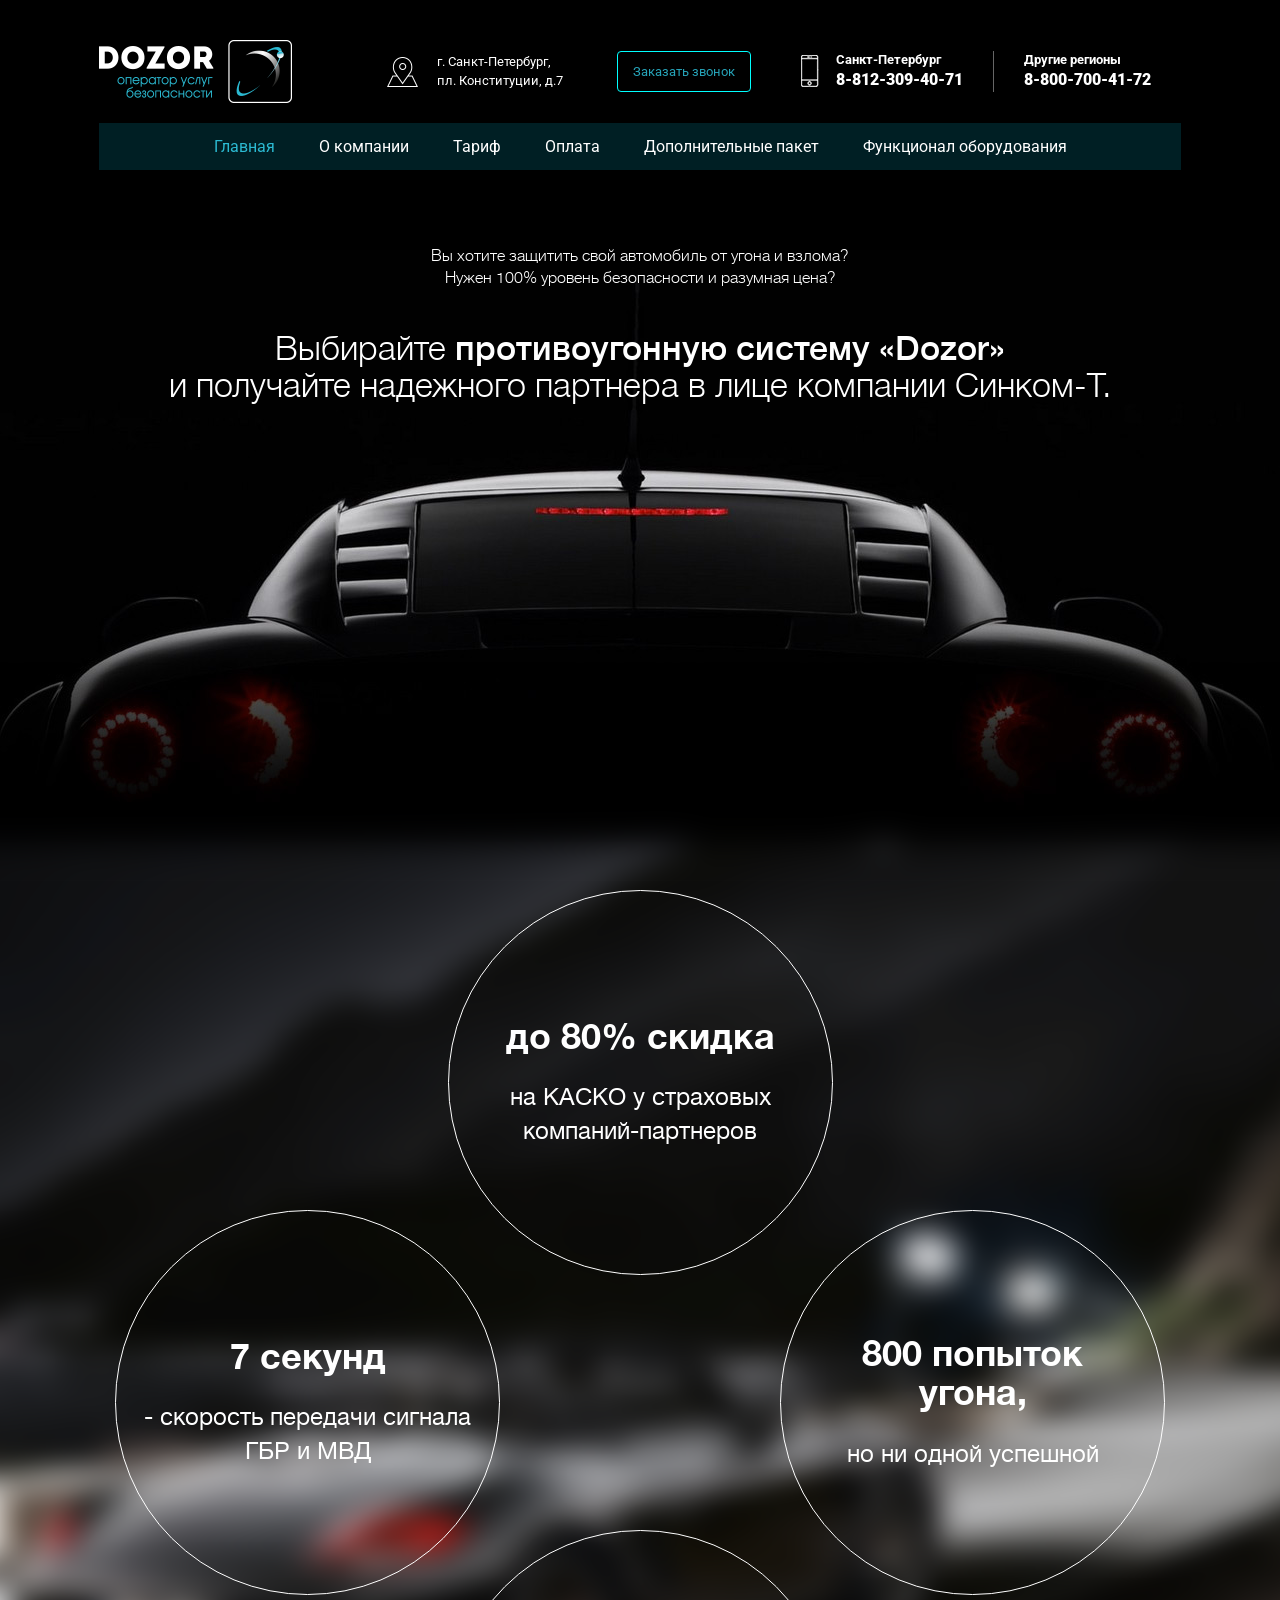
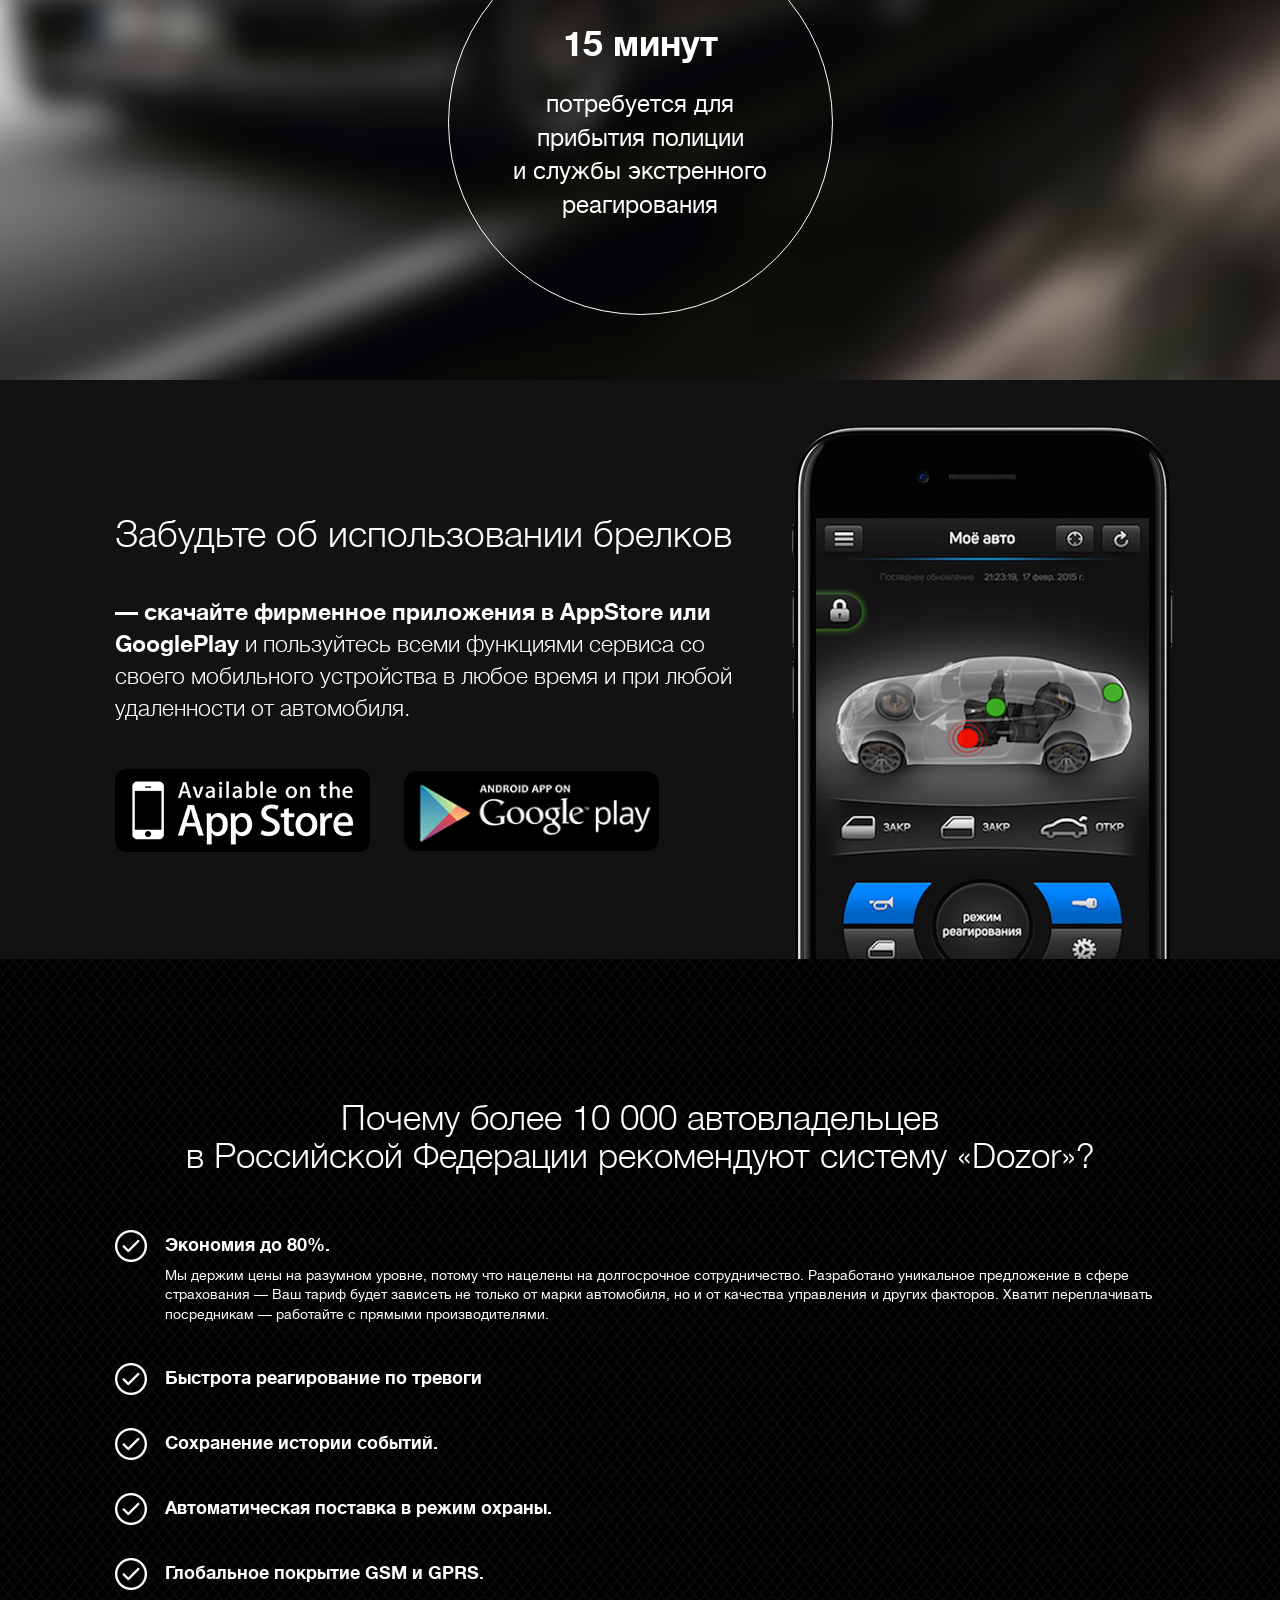
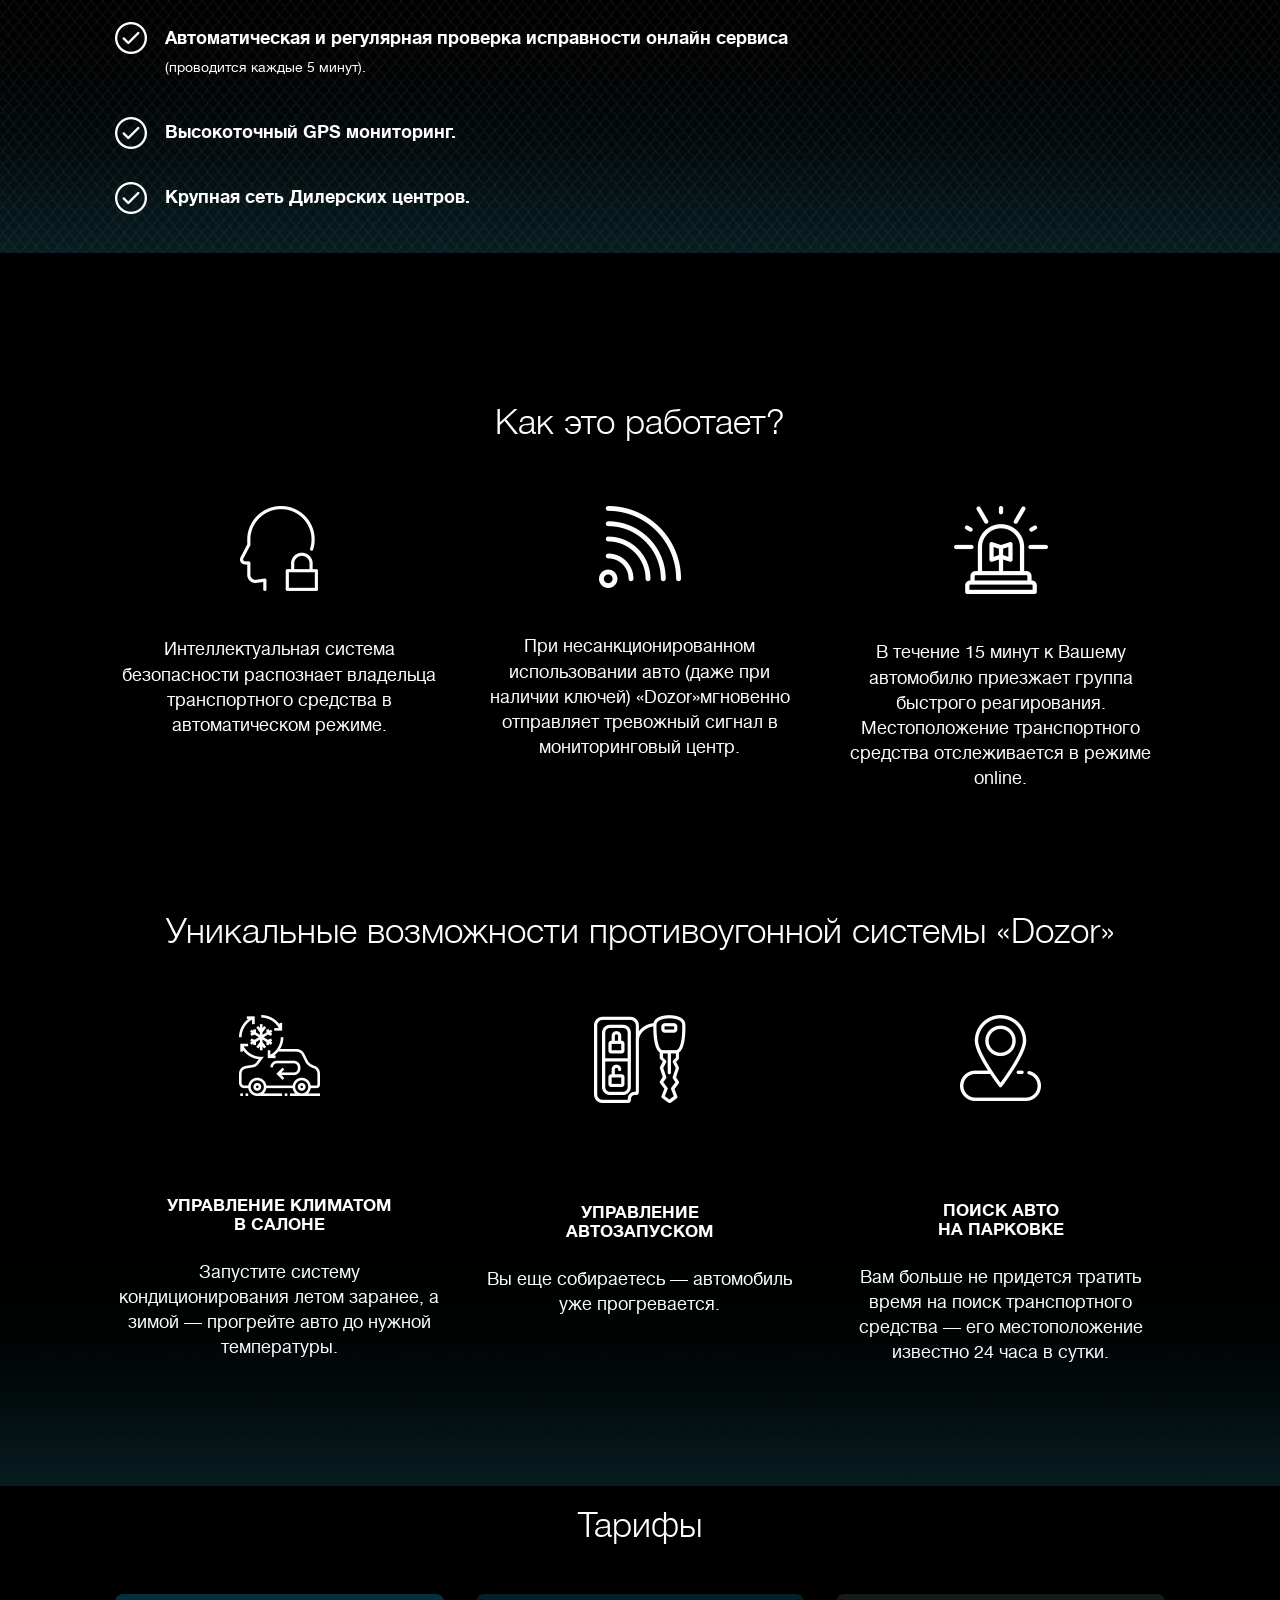
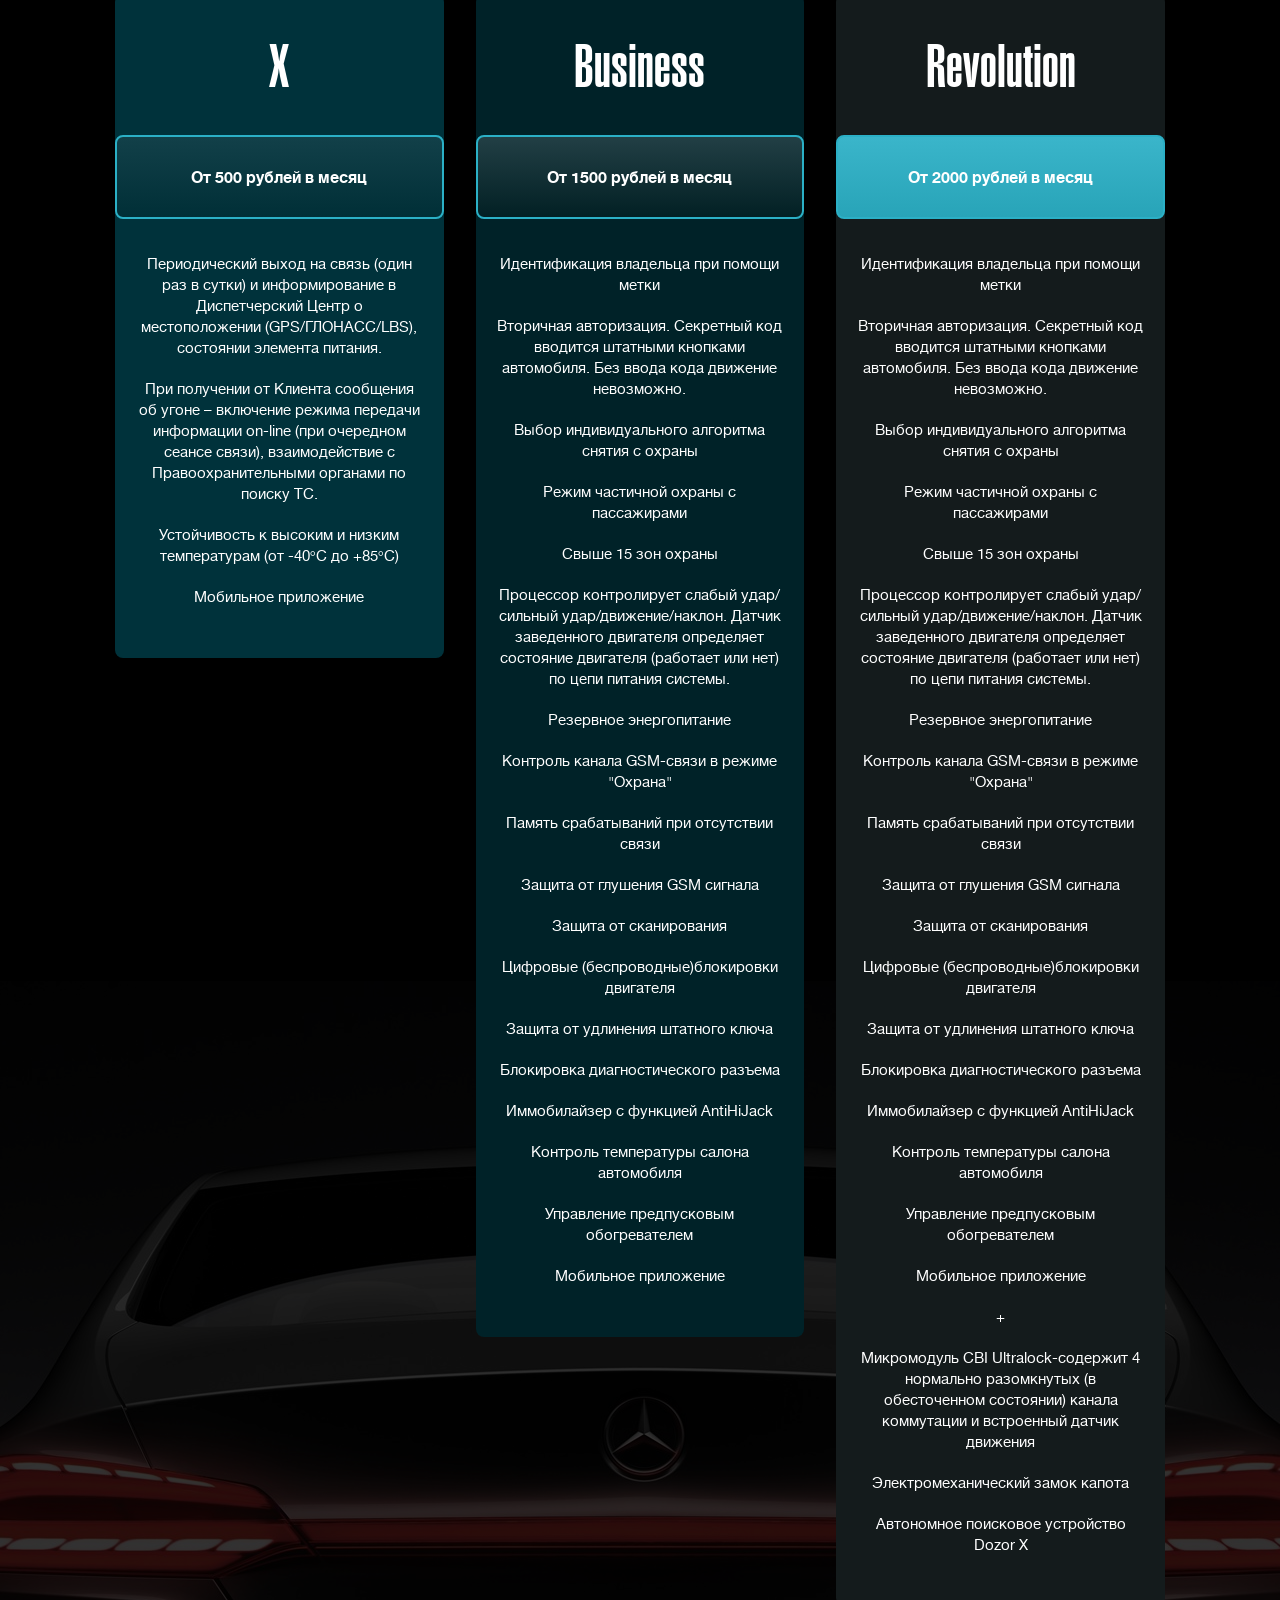
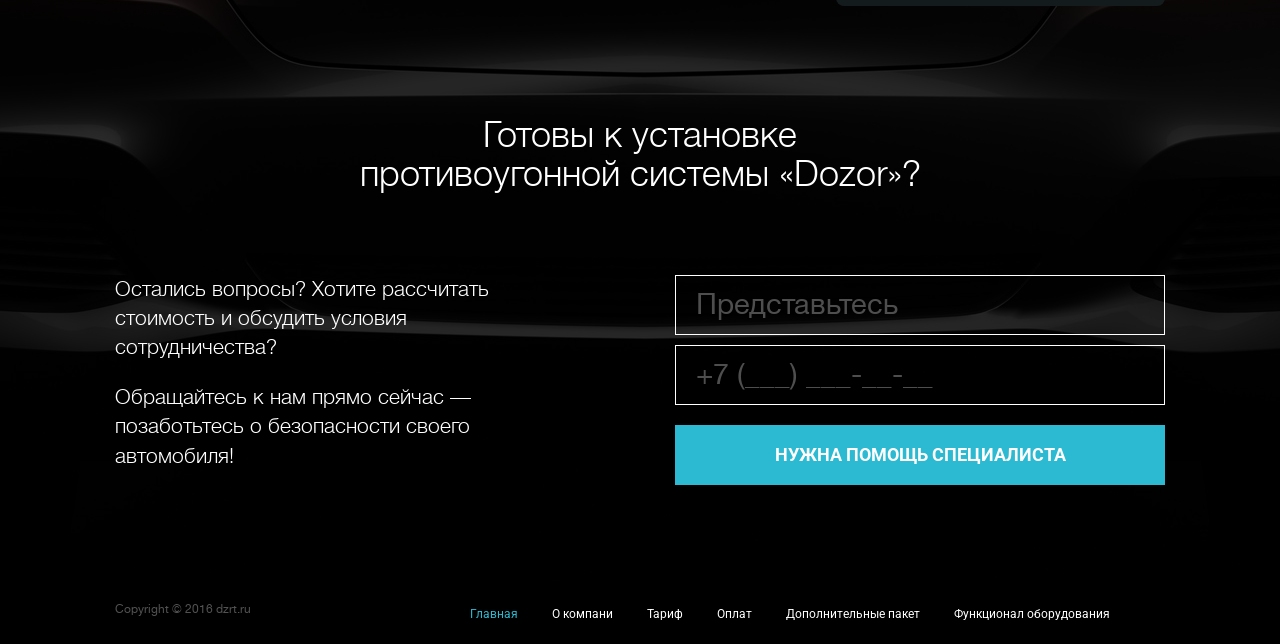
<file: pr/dozor/index.html>
<!doctype html>
<html>
<head>
	<meta charset="utf-8">
	<meta http-equiv="X-UA-Compatible" content="IE=edge">
	<title>Главная</title>
	<meta name="description" content="">
	<meta name="viewport" content="width=device-width, initial-scale=1">
	<link rel="stylesheet" href="assets/css/main.css">
	<link href="https://fonts.googleapis.com/css?family=Roboto:400,700,900&amp;subset=cyrillic" rel="stylesheet">
</head>
<body>
<!-- begin billboard  -->
<div class="billboard">
	<!-- begin header  -->
	<header class="header">
		<div class="container">
			<a href="#" class="header__logo"><img src="assets/img/logo.png" alt="logo"></a>

			<!-- begin header__adress  -->
			<p class="header__adress">г. Санкт-Петербург, пл. Конституции, д.7</p>
			<!-- end header__adress -->

			<!-- begin header__btn  -->
			<a href="#modal" class="header__btn">Заказать звонок</a>
			<!-- end header__btn -->

			<!-- begin header__contacts  -->
			<div class="header__contacts">
				<span class="header__city">Санкт-Петербург</span>
				<span class="header__number">8-812-309-40-71</span>
			</div>
			<!-- end header__contacts -->

			<!-- begin header__contacts  -->
			<div class="header__contacts header__contacts--border">
				<span class="header__city">Другие регионы</span>
				<span class="header__number">8-800-700-41-72</span>
			</div>
			<!-- end header__contacts -->
		</div>
	</header>
	<!-- end header -->

	<!-- begin nav  -->
	<nav class="nav">
		<div class="container">
			<!-- begin nav-toggle  -->
			<div class="nav-toggle">
				<h3 class="nav-toggle__title">Меню</h3>

				<button class="nav-toggle__btn">
					<span class="nav-toggle__line"></span>
					<span class="nav-toggle__line"></span>
					<span class="nav-toggle__line"></span>
				</button>
			</div>
			<!-- end nav-toggle -->

			<!-- begin nav-list  -->
			<ul class="nav-list">
				<li class="nav-list__item"><a href="#block1" class="nav-list__link nav-list__link--active">Главная</a></li>
				<li class="nav-list__item"><a href="#block1" class="nav-list__link">О компании</a></li>
				<li class="nav-list__item"><a href="#block1" class="nav-list__link">Тариф</a></li>
				<li class="nav-list__item"><a href="#block1" class="nav-list__link">Оплата</a></li>
				<li class="nav-list__item"><a href="#block1" class="nav-list__link">Дополнительные пакет</a></li>
				<li class="nav-list__item"><a href="#block1" class="nav-list__link">Функционал оборудования</a></li>
			</ul>
			<!-- end nav-list -->
		</div>
	</nav>
	<!-- end nav -->

	<div class="container">
		<p class="billboard__text">Вы хотите защитить свой автомобиль от угона и взлома? <br>Нужен 100% уровень безопасности и разумная цена?</p>

		<h2 class="billboard__title">Выбирайте <span class="billboard__title--bold">противоугонную систему «Dozor»</span><br> и получайте надежного партнера в лице компании Синком-Т.</h2>
	</div>
</div>
<!-- end billboard -->

<!-- begin steps  -->
<div class="steps">
	<div class="container">
		<!-- begin steps-wrap  -->
		<div class="steps-wrap">
			<!-- begin steps-block  -->
			<div class="steps-block">
				<div class="steps-block__content">
					<h4 class="steps-block__title">до 80% скидка</h4>
					<span class="steps-block__text">на КАСКО у страховых компаний-партнеров</span>
				</div>
			</div>
			<!-- end steps-block -->
		</div>
		<!-- end steps-wrap -->

		<!-- begin steps-wrap  -->
		<div class="steps-wrap steps-wrap--indent">
			<!-- begin steps-block  -->
			<div class="steps-block steps-block--left">
				<div class="steps-block__content">
					<h4 class="steps-block__title">7 секунд</h4>
					<span class="steps-block__text">- скорость передачи сигнала ГБР и МВД</span>
				</div>
			</div>
			<!-- end steps-block -->

			<!-- begin steps-block  -->
			<div class="steps-block steps-block--right">
				<div class="steps-block__content">
					<h4 class="steps-block__title">800 попыток угона,</h4>
					<span class="steps-block__text">но ни одной успешной</span>
				</div>
			</div>
			<!-- end steps-block -->
		</div>
		<!-- end steps-wrap -->

		<!-- begin steps-wrap  -->
		<div class="steps-wrap">
			<!-- begin steps-block  -->
			<div class="steps-block">
				<div class="steps-block__content">
					<h4 class="steps-block__title">15 минут</h4>
					<span class="steps-block__text">потребуется для <br>прибытия полиции<br> и службы экстренного реагирования</span>
				</div>
			</div>
			<!-- end steps-block -->
		</div>
		<!-- end steps-wrap -->
	</div>
</div>
<!-- end steps -->

<!-- begin store  -->
<div class="store">
	<div class="container">
		<h3 class="store__title">Забудьте об использовании брелков</h3>
		<p class="store__text"><span class="store__text--bold"> —  скачайте фирменное приложения в AppStore или GooglePlay</span> и пользуйтесь всеми функциями сервиса со своего мобильного устройства в любое время и при любой удаленности от автомобиля.</p>

		<a href="#" class="store__link"><img src="assets/img/store1.png" alt="app store"></a>
		<a href="#" class="store__link"><img src="assets/img/store2.png" alt="google play"></a>
	</div>
</div>
<!-- end store -->

<!-- begin info  -->
<div class="info">
	<div class="container">
		<h3 class="info__title">Почему более 10 000 автовладельцев<br> в Российской Федерации  рекомендуют систему «Dozor»?</h3>

		<!-- begin info-block  -->
		<div class="info-block">
			<h4 class="info-block__title">Экономия до 80%.</h4>
			<span class="info-block__text">Мы держим цены на разумном уровне, потому что нацелены на долгосрочное сотрудничество. Разработано уникальное предложение в сфере страхования — Ваш тариф будет зависеть не только от марки автомобиля, но и от качества управления и других факторов. Хватит переплачивать посредникам — работайте с прямыми производителями.</span>
		</div>
		<!-- end info-block -->

		<!-- begin info-block  -->
		<div class="info-block">
			<h4 class="info-block__title">Быстрота реагирование по тревоги</h4>
		</div>
		<!-- end info-block -->

		<!-- begin info-block  -->
		<div class="info-block">
			<h4 class="info-block__title">Сохранение истории событий.</h4>
		</div>
		<!-- end info-block -->

		<!-- begin info-block  -->
		<div class="info-block">
			<h4 class="info-block__title">Автоматическая поставка в режим охраны.</h4>
		</div>
		<!-- end info-block -->

		<!-- begin info-block  -->
		<div class="info-block">
			<h4 class="info-block__title">Глобальное покрытие GSM и GPRS.</h4>
		</div>
		<!-- end info-block -->

		<!-- begin info-block  -->
		<div class="info-block">
			<h4 class="info-block__title">Автоматическая и регулярная проверка исправности онлайн сервиса</h4>
			<span class="info-block__text">(проводится каждые 5 минут).</span>
		</div>
		<!-- end info-block -->

		<!-- begin info-block  -->
		<div class="info-block">
			<h4 class="info-block__title">Высокоточный GPS мониторинг.</h4>
		</div>
		<!-- end info-block -->

		<!-- begin info-block  -->
		<div class="info-block">
			<h4 class="info-block__title">Крупная сеть Дилерских центров.</h4>
		</div>
		<!-- end info-block -->
	</div>
</div>
<!-- end steps -->

<!-- begin work  -->
<div class="work">
	<div class="container">
		<div class="work__inner">
			<h3 class="work__title">Как это работает?</h3>

			<div class="row">
				<div class="row__col-md-4">
					<!-- begin work-block  -->
					<div class="work-block">
						<img src="assets/img/w1.png" class="work-block__image" alt="image">

						<span class="work-block__text">Интеллектуальная система безопасности распознает владельца транспортного средства в автоматическом режиме.</span>
					</div>
					<!-- end work-block -->
				</div>

				<div class="row__col-md-4">
					<!-- begin work-block  -->
					<div class="work-block">
						<img src="assets/img/w2.png" class="work-block__image" alt="image">

						<span class="work-block__text">При несанкционированном использовании авто (даже при наличии ключей) «Dozor»мгновенно отправляет тревожный сигнал в мониторинговый центр.</span>
					</div>
					<!-- end work-block -->
				</div>

				<div class="row__col-md-4">
					<!-- begin work-block  -->
					<div class="work-block">
						<img src="assets/img/w3.png" class="work-block__image" alt="image">

						<span class="work-block__text">В течение 15 минут к Вашему автомобилю приезжает  группа быстрого реагирования. Местоположение транспортного средства отслеживается в режиме online.</span>
					</div>
					<!-- end work-block -->
				</div>
			</div>
		</div>

		<div class="work__inner">
			<h3 class="work__title">Уникальные возможности противоугонной системы «Dozor»</h3>

			<div class="row">
				<div class="row__col-md-4">
					<!-- begin work-block  -->
					<div class="work-block">
						<img src="assets/img/w4.png" class="work-block__image" alt="image">

						<h5 class="work-block__title">Управление климатом <br> в салоне</h5>
						<span class="work-block__text">Запустите систему кондиционирования летом заранее, а зимой — прогрейте авто до нужной температуры.</span>
					</div>
					<!-- end work-block -->
				</div>

				<div class="row__col-md-4">
					<!-- begin work-block  -->
					<div class="work-block">
						<img src="assets/img/w5.png" class="work-block__image" alt="image">

						<h5 class="work-block__title">Управление <br> автозапуском</h5>
						<span class="work-block__text">Вы еще собираетесь — автомобиль уже прогревается.</span>
					</div>
					<!-- end work-block -->
				</div>

				<div class="row__col-md-4">
					<!-- begin work-block  -->
					<div class="work-block">
						<img src="assets/img/w6.png" class="work-block__image" alt="image">

						<h5 class="work-block__title">Поиск авто <br> на парковке</h5>
						<span class="work-block__text">Вам больше не придется тратить время на поиск транспортного средства — его местоположение известно 24 часа в сутки. </span>
					</div>
					<!-- end work-block -->
				</div>
			</div>
		</div>
	</div>
</div>
<!-- end work -->

<!-- begin rates  -->
<div class="rates">
	<div class="container">
		<h2 class="rates__title">Тарифы</h2>

		<div class="row">
			<div class="row__col-lg-4">
				<!-- begin rates-block  -->
				<div class="rates-block">
					<h3 class="rates-block__title">X</h3>

					<span class="rates-block__price">От 500 рублей в месяц</span>

					<p class="rates-block__text">Периодический выход на связь (один раз в сутки) и информирование в Диспетчерский Центр о местоположении (GPS/ГЛОНАСС/LBS), состоянии элемента питания.</p>

					<p class="rates-block__text">При получении от Клиента сообщения об угоне – включение режима передачи информации on-line (при очередном сеансе связи), взаимодействие с Правоохранительными органами по поиску ТС.</p>

					<p class="rates-block__text">Устойчивость к высоким и низким температурам (от -40°С до +85°С)</p>
					<p class="rates-block__text">Мобильное приложение</p>
				</div>
				<!-- end rates-block -->
			</div>

			<div class="row__col-lg-4">
				<!-- begin rates-block  -->
				<div class="rates-block rates-block--dark">
					<h3 class="rates-block__title">Business</h3>

					<span class="rates-block__price rates-block__price--dark">От 1500 рублей в месяц</span>

					<p class="rates-block__text">Идентификация владельца при помощи метки</p>

					<p class="rates-block__text">Вторичная авторизация. Секретный код вводится штатными кнопками автомобиля. Без ввода кода движение невозможно.</p>

					<p class="rates-block__text">Выбор индивидуального алгоритма снятия с охраны</p>
					<p class="rates-block__text">Режим частичной охраны с пассажирами</p>
					<p class="rates-block__text">Свыше 15 зон охраны</p>

					<p class="rates-block__text">Процессор контролирует слабый удар/сильный удар/движение/наклон. Датчик заведенного двигателя определяет состояние двигателя (работает или нет) по цепи питания системы.</p>

					<p class="rates-block__text">Резервное энергопитание</p>
					<p class="rates-block__text">Контроль канала GSM-связи в режиме "Охрана"</p>
					<p class="rates-block__text">Память срабатываний при отсутствии связи</p>
					<p class="rates-block__text">Защита от глушения GSM сигнала</p>
					<p class="rates-block__text">Защита от сканирования</p>
					<p class="rates-block__text">Цифровые (беспроводные)блокировки двигателя</p>
					<p class="rates-block__text">Защита от удлинения штатного ключа</p>
					<p class="rates-block__text">Блокировка диагностического разъема</p>
					<p class="rates-block__text">Иммобилайзер с функцией AntiHiJack</p>
					<p class="rates-block__text">Контроль температуры салона автомобиля</p>
					<p class="rates-block__text">Управление предпусковым обогревателем</p>
					<p class="rates-block__text">Мобильное приложение</p>
				</div>
				<!-- end rates-block -->
			</div>

			<div class="row__col-lg-4">
				<!-- begin rates-block  -->
				<div class="rates-block rates-block--darker">
					<h3 class="rates-block__title">Revolution</h3>

					<span class="rates-block__price rates-block__price--darker">От 2000 рублей в месяц</span>

					<p class="rates-block__text">Идентификация владельца при помощи метки</p>

					<p class="rates-block__text">Вторичная авторизация. Секретный код вводится штатными кнопками автомобиля. Без ввода кода движение невозможно.</p>

					<p class="rates-block__text">Выбор индивидуального алгоритма снятия с охраны</p>
					<p class="rates-block__text">Режим частичной охраны с пассажирами</p>
					<p class="rates-block__text">Свыше 15 зон охраны</p>

					<p class="rates-block__text">Процессор контролирует слабый удар/сильный удар/движение/наклон. Датчик заведенного двигателя определяет состояние двигателя (работает или нет) по цепи питания системы.</p>

					<p class="rates-block__text">Резервное энергопитание</p>
					<p class="rates-block__text">Контроль канала GSM-связи в режиме "Охрана"</p>
					<p class="rates-block__text">Память срабатываний при отсутствии связи</p>
					<p class="rates-block__text">Защита от глушения GSM сигнала</p>
					<p class="rates-block__text">Защита от сканирования</p>
					<p class="rates-block__text">Цифровые (беспроводные)блокировки двигателя</p>
					<p class="rates-block__text">Защита от удлинения штатного ключа</p>
					<p class="rates-block__text">Блокировка диагностического разъема</p>
					<p class="rates-block__text">Иммобилайзер с функцией AntiHiJack</p>
					<p class="rates-block__text">Контроль температуры салона автомобиля</p>
					<p class="rates-block__text">Управление предпусковым обогревателем</p>
					<p class="rates-block__text">Мобильное приложение</p>
					<p class="rates-block__text">+</p>
					<p class="rates-block__text">Микромодуль CBI Ultralock-содержит 4 нормально разомкнутых (в обесточенном состоянии) канала коммутации и встроенный датчик движения</p>
					<p class="rates-block__text">Электромеханический замок капота</p>
					<p class="rates-block__text">Автономное поисковое устройство Dozor X</p>
				</div>
				<!-- end rates-block -->
			</div>
		</div>

		<!-- begin rates-bottom  -->
		<div class="rates-bottom">
			<h3 class="rates-bottom__title">Готовы к установке<br> противоугонной системы «Dozor»?</h3>

			<div class="row">
				<div class="row__col-lg-6">
					<p class="rates-bottom__text">Остались вопросы?  Хотите рассчитать стоимость и обсудить условия сотрудничества?</p>
					<p class="rates-bottom__text">Обращайтесь к нам прямо сейчас — позаботьтесь о безопасности своего автомобиля!</p>
				</div>

				<div class="row__col-lg-6">
					<form class="rates-form">
						<input type="text" name="name" class="rates-form__input" placeholder="Представьтесь" required>
						<input type="text" name="number" class="rates-form__input modal-form__input--tel" placeholder="+7 (___) ___-__-__" required>

						<button class="rates-form__btn">Нужна помощь специалиста</button>
					</form>
				</div>
			</div>
		</div>
		<!-- end rates-bottom -->
	</div>
</div>
<!-- end rates -->
	<!-- begin footer  -->
	<footer class="footer">
		<div class="container">
			<div class="row">
				<div class="row__col-lg-9 row__col-lg-push-3">
					<!-- begin nav-list  -->
					<ul class="nav-list nav-list--bot">
						<li class="nav-list__item"><a href="#block1" class="nav-list__link nav-list__link--active">Главная</a></li>
						<li class="nav-list__item"><a href="#block1" class="nav-list__link">О компани</a></li>
						<li class="nav-list__item"><a href="#block1" class="nav-list__link">Тариф</a></li>
						<li class="nav-list__item"><a href="#block1" class="nav-list__link">Оплат</a></li>
						<li class="nav-list__item"><a href="#block1" class="nav-list__link">Дополнительные пакет</a></li>
						<li class="nav-list__item"><a href="#block1" class="nav-list__link">Функционал оборудования</a></li>
					</ul>
					<!-- end nav-list -->
				</div>

				<div class="row__col-lg-3 row__col-lg-pull-9">
					<span class="footer__copy">Copyright © 2016 dzrt.ru</span>
				</div>
			</div>
		</div>
	</footer>
	<!-- end footer -->

	<!-- begin modal  -->
	<div class="modal" id="modal">
		<h3 class="modal__title">Заказать звонок</h3>

		<form class="modal-form">
			<span class="modal-form__desc">Ваше имя *</span>
			<input type="text" name="name" class="modal-form__input" required>

			<span class="modal-form__desc">Удобное время звонка *</span>
			<select type="text" name="name" class="modal-form__input modal-form__input--select">
				<option>12:00 - 13:00</option>
				<option>12:00 - 13:00</option>
			</select>

			<span class="modal-form__desc">Телефон *</span>
			<input type="text" name="name" class="modal-form__input modal-form__input--tel" placeholder="+7 (___) ___-__-__" required>

			<button class="rates-form__btn modal-form__btn">отправить</button>
		</form>
	</div>
	<!-- end modal -->
	
	<script src="assets/js/main.js"></script>
</body>
</html>
</file>
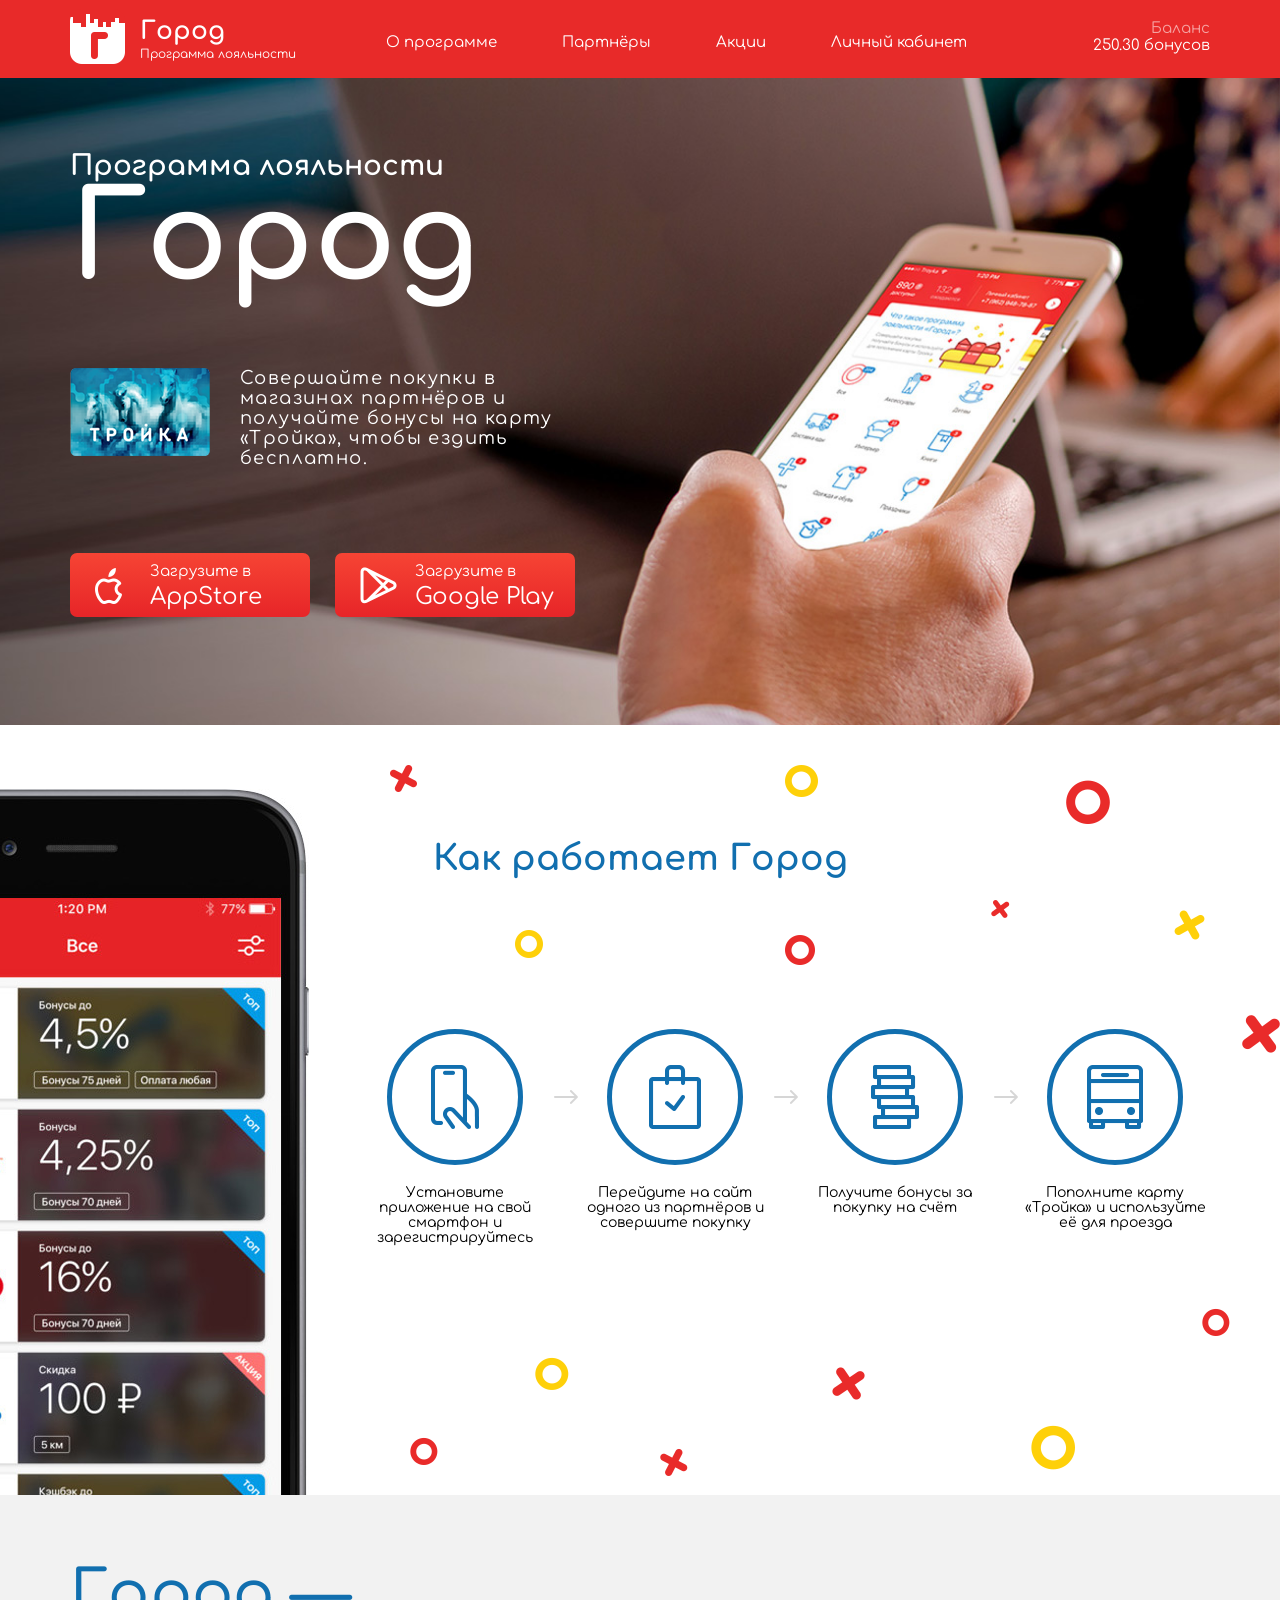
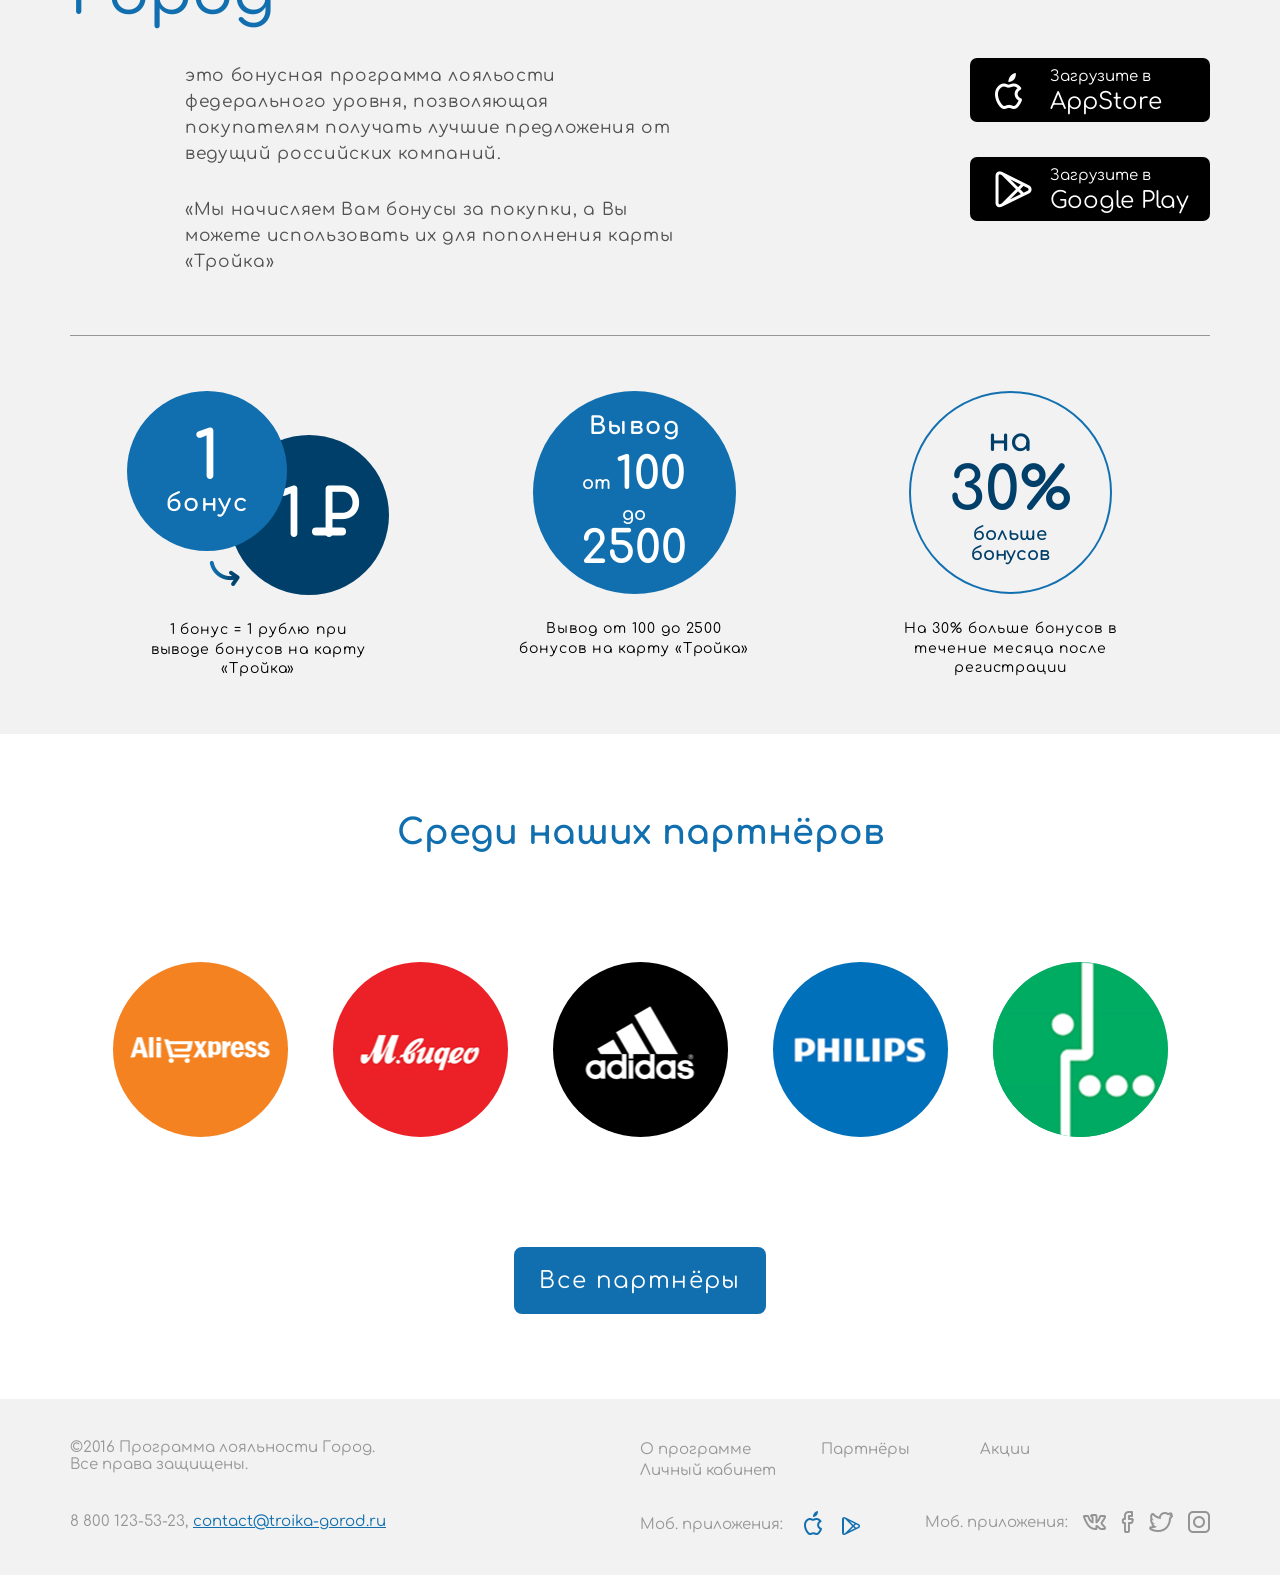
<file: pr/gorod/index.html>
<!doctype html>
<html>
<head>
	<meta charset="utf-8">
	<meta http-equiv="X-UA-Compatible" content="IE=edge">
	<title>Главная</title>
	<meta name="description" content="">
	<meta name="viewport" content="width=device-width, initial-scale=1">
	<link href="https://fonts.googleapis.com/css?family=Comfortaa:400,700&amp;subset=cyrillic,cyrillic-ext" rel="stylesheet">
	<link rel="stylesheet" href="assets/css/main.css">
</head>
<body>
<div class="wrapper wrapper--indent">
	<!-- begin header  -->
	<header class="header header-toggle">
		<div class="container">
			<a href="#" class="header__logo">
				<img src="assets/img/logo.png" alt="logo" class="header__logo-image">
				<span class="header__logo-desc">Город</span>
				<span class="header__logo-desc header__logo-desc--sm">Программа лояльности</span>
			</a>

			<!-- begin nav  -->
			<nav class="nav">
				<ul class="nav-list">
					<li class="nav-list__item"><a href="#" class="nav-list__link">О программе</a></li>
					<li class="nav-list__item"><a href="#" class="nav-list__link">Партнёры</a></li>
					<li class="nav-list__item"><a href="#" class="nav-list__link">Акции</a></li>
					<li class="nav-list__item"><a href="#" class="nav-list__link">Личный кабинет</a></li>
				</ul>
			</nav>
			<!-- end nav -->

			<!-- begin header__right  -->
			<div class="header__right">
				<span class="header__right-text">Баланс</span>
				<span class="header__right-text header__right-text--color">250.30 бонусов</span>
			</div>
			<!-- end header__right -->
		</div>
	</header>
	<!-- end header -->

	<!-- begin billboard  -->
	<div class="billboard" data-type="background" data-speed="10" class="pages">
		<div class="container">
			<div class="billboard-block">
				<h1 class="billboard-block__title billboard-block__title--sm">Программа лояльности <span class="billboard-block__title billboard-block__title--lg">Город</span></h1>

				<div class="billboard-block__bonuses">
					<img src="assets/img/b-block.png" alt="image" class="billboard-block__bonuses-image">
					<span class="billboard-block__bonuses-text">Совершайте покупки в магазинах партнёров и получайте бонусы на карту «Тройка», чтобы ездить бесплатно.</span>
				</div>

				<a href="#" class="billboard-block__link"><img src="assets/img/b-logo1.png" alt="AppStore">Загрузите в <span>AppStore</span></a>
				<a href="#" class="billboard-block__link"><img src="assets/img/b-logo2.png" alt="Google Play">Загрузите в <span>Google Play</span></a>
			</div>
		</div>
	</div>
	<!-- end billboard -->

	<!-- begin how  -->
	<div class="how">
		<div class="how__inner-bg"></div>
		<div class="how__inner">
			<div class="parallax-viewport">
				<div class="parallax-layer parallax-layer--rotate"><img src="assets/img/par1.png" alt="image" style="left:0; top:40px;"></div>
				<div class="parallax-layer"><img src="assets/img/par2.png" alt="image" style="left:395px; top:40px;"></div>
				<div class="parallax-layer"><img src="assets/img/par3.png" alt="image" style="right:170px; top:55px;"></div>
				<div class="parallax-layer"><img src="assets/img/par4.png" alt="image" style="left:125px; top:205px;"></div>
				<div class="parallax-layer"><img src="assets/img/par5.png" alt="image" style="left:395px; top:210px;"></div>
				<div class="parallax-layer"><img src="assets/img/par6.png" alt="image" style="right:270px; top:175px;"></div>
				<div class="parallax-layer"><img src="assets/img/par7.png" alt="image" style="right:75px; top:185px;"></div>
				<div class="parallax-layer"><img src="assets/img/par10.png" alt="image" style="right:0; top:290px;"></div>
			</div>

			<div class="parallax-viewport">
				<div class="parallax-layer parallax-layer--height"><img src="assets/img/par11.png" alt="image" style="left:20px; bottom: 30px;"></div>
				<div class="parallax-layer parallax-layer--height"><img src="assets/img/par12.png" alt="image" style="left:145px; bottom: 105px;"></div>
				<div class="parallax-layer parallax-layer--height"><img src="assets/img/par13.png" alt="image" style="left:270px; bottom: 19px;"></div>
				<div class="parallax-layer parallax-layer--height"><img src="assets/img/par14.png" alt="image" style="right:315px; bottom: 95px;"></div>
				<div class="parallax-layer parallax-layer--height"><img src="assets/img/par15.png" alt="image" style="right:105px; bottom: 25px;"></div>
				<div class="parallax-layer parallax-layer--height"><img src="assets/img/par16.png" alt="image" style="right:-50px; bottom: 159px;"></div>
			</div>

			<div class="container">
				<h2 class="title title--how">Как работает Город</h2>

				<div class="how__links">
					<!-- begin how-block  -->
					<a href="#" class="how-block">
						<span class="how-block__logo" data-logo="assets/img/h1.png" data-logo-hover="assets/img/h1h.png"></span>
						<span class="how-block__desc">Установите приложение на свой смартфон и зарегистрируйтесь</span>
					</a>
					<!-- end how-block -->

					<!-- begin how-block  -->
					<a href="#" class="how-block">
						<span class="how-block__logo" data-logo="assets/img/h2.png" data-logo-hover="assets/img/h2h.png"></span>
						<span class="how-block__desc">Перейдите на сайт одного из партнёров и совершите покупку</span>
					</a>
					<!-- end how-block -->

					<!-- begin how-block  -->
					<a href="#" class="how-block">
						<span class="how-block__logo" data-logo="assets/img/h3.png" data-logo-hover="assets/img/h3h.png"></span>
						<span class="how-block__desc">Получите бонусы за покупку на счёт</span>
					</a>
					<!-- end how-block -->

					<!-- begin how-block  -->
					<a href="#" class="how-block">
						<span class="how-block__logo" data-logo="assets/img/h4.png" data-logo-hover="assets/img/h4h.png"></span>
						<span class="how-block__desc">Пополните карту «Тройка» и используйте её для проезда</span>
					</a>
					<!-- end how-block -->
				</div>
			</div>
		</div>
	</div>
	<!-- end how -->

	<!-- begin about  -->
	<div class="about">
		<div class="container">
			<h3 class="about__title">Город —</h3>

			<div class="about__content">
				<div class="about__left">
					<p>это бонусная программа лояльости федерального уровня, позволяющая покупателям получать лучшие предложения от ведущий российских компаний. </p>
					<p>«Мы начисляем Вам бонусы за покупки, а Вы можете использовать их для пополнения карты «Тройка»</p>
				</div>

				<div class="about__right">
					<a href="#" class="billboard-block__link billboard-block__link--black"><img src="assets/img/b-logo1.png" alt="AppStore">Загрузите в <span>AppStore</span></a>
					<a href="#" class="billboard-block__link billboard-block__link--black"><img src="assets/img/b-logo2.png" alt="Google Play">Загрузите в <span>Google Play</span></a>
				</div>
			</div>

			<!-- begin about__items  -->
			<div class="about__items">
				<!-- begin about-item  -->
				<div class="about-item">
					<div class="about-item__top">
						<div class="about-item__logo about-item__logo--sm about-item__logo--left">
							<div class="about-item__logo-content">
								<span class="about-item__title about-item__title--lg">1</span>
								<span class="about-item__text about-item__text--md">бонус</span>
							</div>
						</div>

						<div class="about-item__logo about-item__logo--sm">
							<div class="about-item__logo-content">
								<span class="about-item__title about-item__title--lg about-item__title--indent">1<span>Р</span></span>
							</div>
						</div>
					</div>

					<span class="about-item__desc">1 бонус = 1 рублю при выводе бонусов на карту «Тройка»</span>
					<!-- end about-item -->
				</div>
				<!-- end about__items -->

				<!-- begin about-item  -->
				<div class="about-item">
					<div class="about-item__top">
						<div class="about-item__logo about-item__logo--lg">
							<div class="about-item__logo-content">
								<span class="about-item__text about-item__text--md about-item__text--indent">Вывод</span>
								<span class="about-item__text about-item__text--sm about-item__text--indent-bot">от <span class="about-item__title about-item__title--sm">100</span></span>
								<span class="about-item__text about-item__text--sm">до <span class="about-item__title about-item__title--sm">2500</span></span>
							</div>
						</div>
					</div>

					<span class="about-item__desc">Вывод от 100 до 2500 бонусов на карту «Тройка»</span>
				</div>
				<!-- end about-item -->

				<!-- begin about-item  -->
				<div class="about-item">
					<div class="about-item__top">
						<div class="about-item__logo about-item__logo--lg about-item__logo--border">
							<div class="about-item__logo-content">
								<span class="about-item__text about-item__text--lg about-item__text--blue">на</span>
								<span class="about-item__title about-item__title--md about-item__title--blue">30%</span>
								<span class="about-item__text about-item__text--sm about-item__text--blue">больше бонусов</span>
							</div>
						</div>
					</div>

					<span class="about-item__desc">На 30% больше бонусов в течение месяца после регистрации</span>
					<!-- end about-item -->
				</div>
				<!-- end about__items -->
			</div>
			<!-- end about -->
		</div>
	</div>

	<!-- begin partners  -->
	<div class="partners">
		<div class="container">
			<h2 class="title">Среди наших партнёров</h2>

			<div class="partners__inner">
				<!-- begin partners-block  -->
				<div class="partners-block partners-block--orange">
					<img src="assets/img/p1.png" alt="image" class="partners-block__image">
				</div>
				<!-- end partners-block -->

				<!-- begin partners-block  -->
				<div class="partners-block partners-block--red">
					<img src="assets/img/p2.png" alt="image" class="partners-block__image">
				</div>
				<!-- end partners-block -->

				<!-- begin partners-block  -->
				<div class="partners-block partners-block--black">
					<img src="assets/img/p3.png" alt="image" class="partners-block__image partners-block__image--indent">
				</div>
				<!-- end partners-block -->

				<!-- begin partners-block  -->
				<div class="partners-block partners-block--blue">
					<img src="assets/img/p4.png" alt="image" class="partners-block__image">
				</div>
				<!-- end partners-block -->

				<!-- begin partners-block  -->
				<div class="partners-block partners-block--green">
					<img src="assets/img/p5.png" alt="image" class="partners-block__image">
				</div>
				<!-- end partners-block -->
			</div>

			<a href="#" class="partners__link">Все партнёры</a>
		</div>
	</div>
	<!-- end partners -->
		<!-- begin footer  -->
		<footer class="footer">
			<div class="container">
				<!-- begin footer__inner  -->
				<div class="footer__inner">
					<!-- begin footer__item  -->
					<div class="footer__item">
						<span class="footer__copy">©2016 Программа лояльности Город.<br>Все права защищены.</span>
					</div>
					<!-- end footer__item -->
	
					<!-- begin footer__item  -->
					<div class="footer__item">
						<!-- begin nav  -->
						<nav class="nav">
							<ul class="nav-list">
								<li class="nav-list__item nav-list__item--footer"><a href="#" class="nav-list__link nav-list__link--footer">О программе</a></li>
								<li class="nav-list__item nav-list__item--footer"><a href="#" class="nav-list__link nav-list__link--footer">Партнёры</a></li>
								<li class="nav-list__item nav-list__item--footer"><a href="#" class="nav-list__link nav-list__link--footer">Акции</a></li>
								<li class="nav-list__item nav-list__item--footer"><a href="#" class="nav-list__link nav-list__link--footer">Личный кабинет</a></li>
							</ul>
						</nav>
						<!-- end nav -->
					</div>
					<!-- end footer__item -->
				</div>
				<!-- end footer__inner -->
	
				<!-- begin footer__inner  -->
				<div class="footer__inner">
					<!-- begin footer__item  -->
					<div class="footer__item">
						<a href="tel:88001235323" class="footer__cont">8 800 123-53-23,</a>
						<a href="mailto:contact@troika-gorod.ru" class="footer__cont footer__cont--mail">contact@troika-gorod.ru</a>
					</div>
					<!-- end footer__item -->
	
					<!-- begin footer__item  -->
					<div class="footer__item">
						<div class="footer__bot">
							<!-- begin footer__bot-app  -->
							<div class="footer__bot-app">
								<span class="footer__bot-title">Моб. приложения:</span>
	
								<a href="#" class="footer__bot-link"><img src="assets/img/app1.png" alt="image"></a>
								<a href="#" class="footer__bot-link"><img src="assets/img/app2.png" alt="image"></a>
							</div>
							<!-- end footer__bot-app -->
	
							<!-- begin footer__bot-social  -->
							<div class="footer__bot-social">
								<span class="footer__bot-title">Моб. приложения:</span>
	
								<a href="#" class="footer__bot-soc-link"><img src="assets/img/soc1.png" alt="image"></a>
								<a href="#" class="footer__bot-soc-link"><img src="assets/img/soc2.png" alt="image"></a>
								<a href="#" class="footer__bot-soc-link"><img src="assets/img/soc3.png" alt="image"></a>
								<a href="#" class="footer__bot-soc-link"><img src="assets/img/soc4.png" alt="image"></a>
							</div>
							<!-- end footer__bot-social -->
						</div>
					</div>
					<!-- end footer__item -->
				</div>
				<!-- end footer__inner -->
			</div>
		</footer>
		<!-- end footer -->
		
		<!-- begin modal  -->
		<div class="modal" id="modal">
			<!-- <button class="modal__close">
				<span class="modal__close-line"></span>
				<span class="modal__close-line"></span>
			</button> -->
	
			<span class="modal__title">Пополнение карты «Тройка»</span>
	
			<form class="modal-form">
				<input type="text" name="number" class="modal-form__inp" placeholder="Номер карты" required>
				<input type="text" name="sum" class="modal-form__inp modal-form__inp--border" placeholder="Сумма, Р" required>
	
				<button class="modal-form__btn">Пополнить карту</button>
			</form>
		</div>
		<!-- end modal -->
		
		<!-- begin modal  -->
		<div class="modal modal--bg" id="modal-cabinet">
			<span class="modal__title">Вход в личный кабинет</span>
	
			<form class="modal-form">
				<input type="text" name="tel" class="modal-form__inp" placeholder="Номер телефона" required>
				<input type="text" name="msg" class="modal-form__inp" placeholder="Смс-код" required>
	
				<button class="modal-form__btn">Вход</button>
			</form>
		</div>
		<!-- end modal -->
	</div>
	<script src="assets/js/main.js"></script>
	</body>
	</html>
</file>
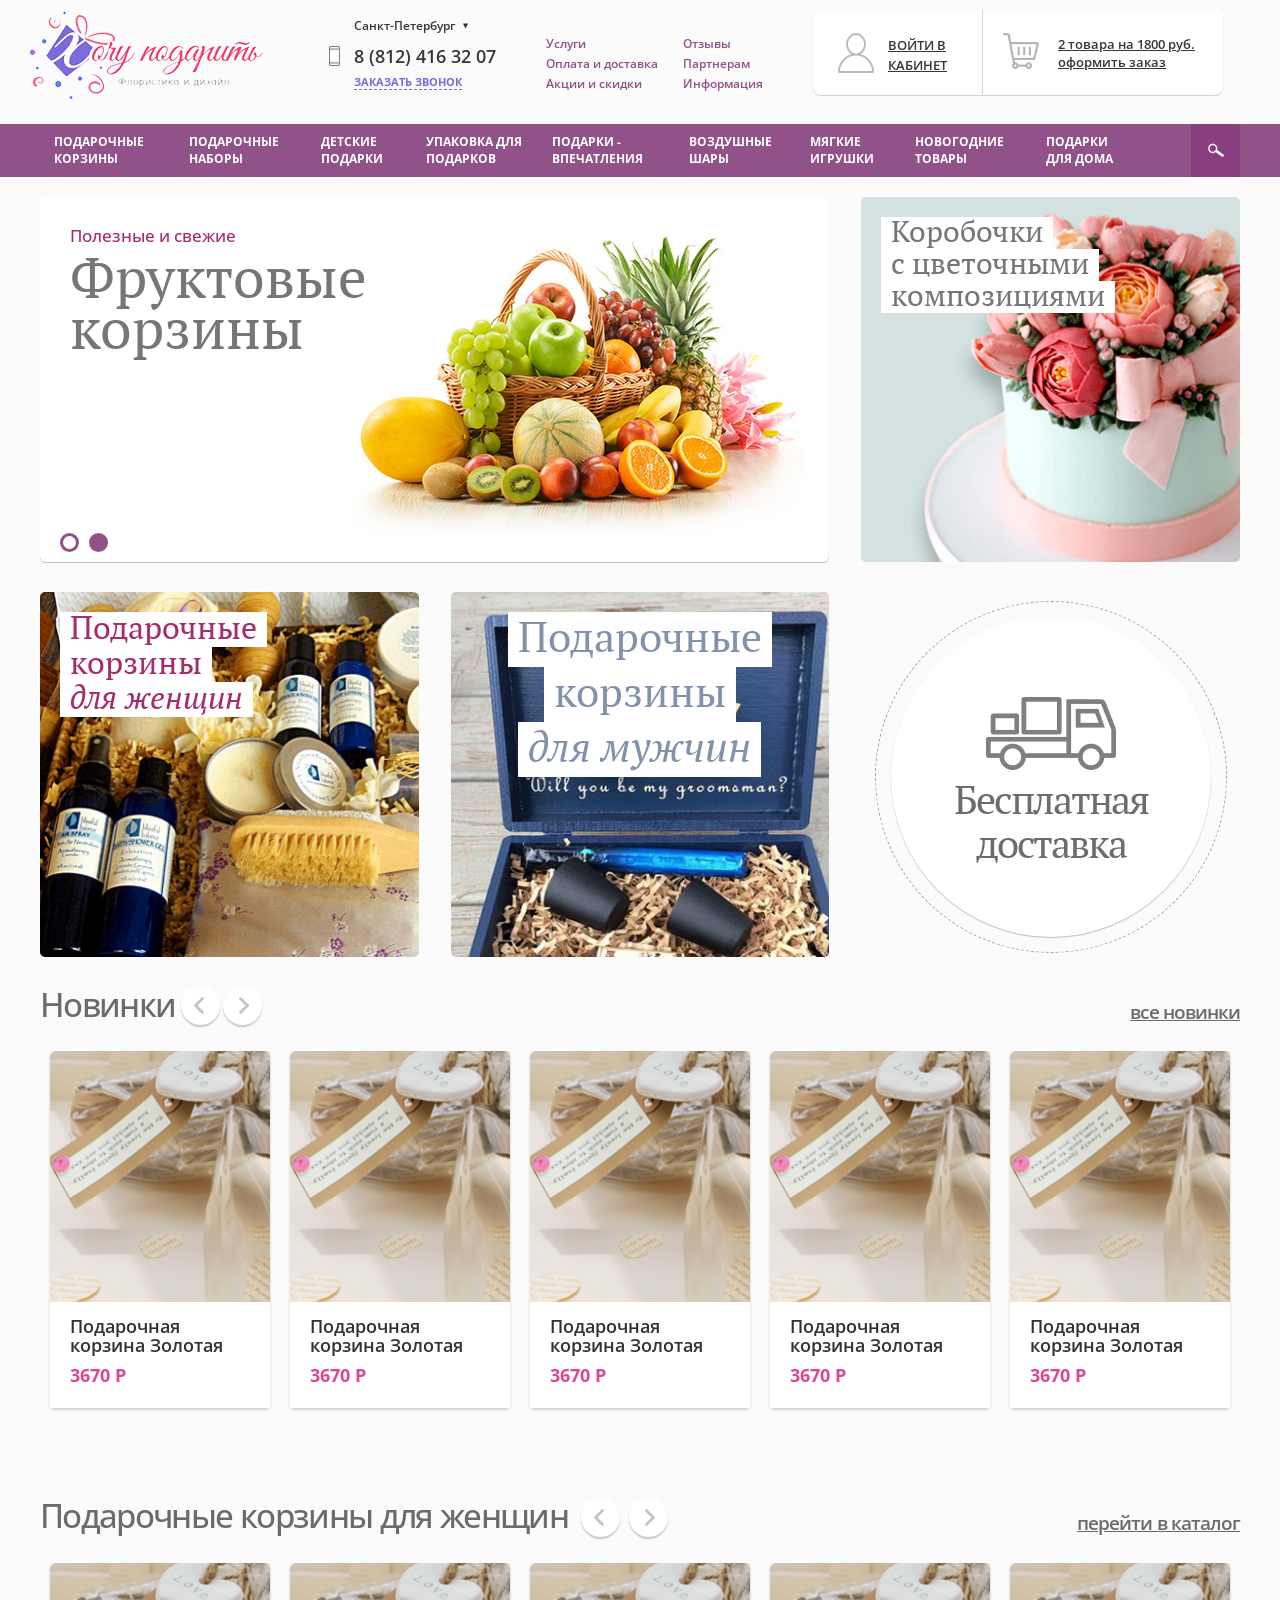
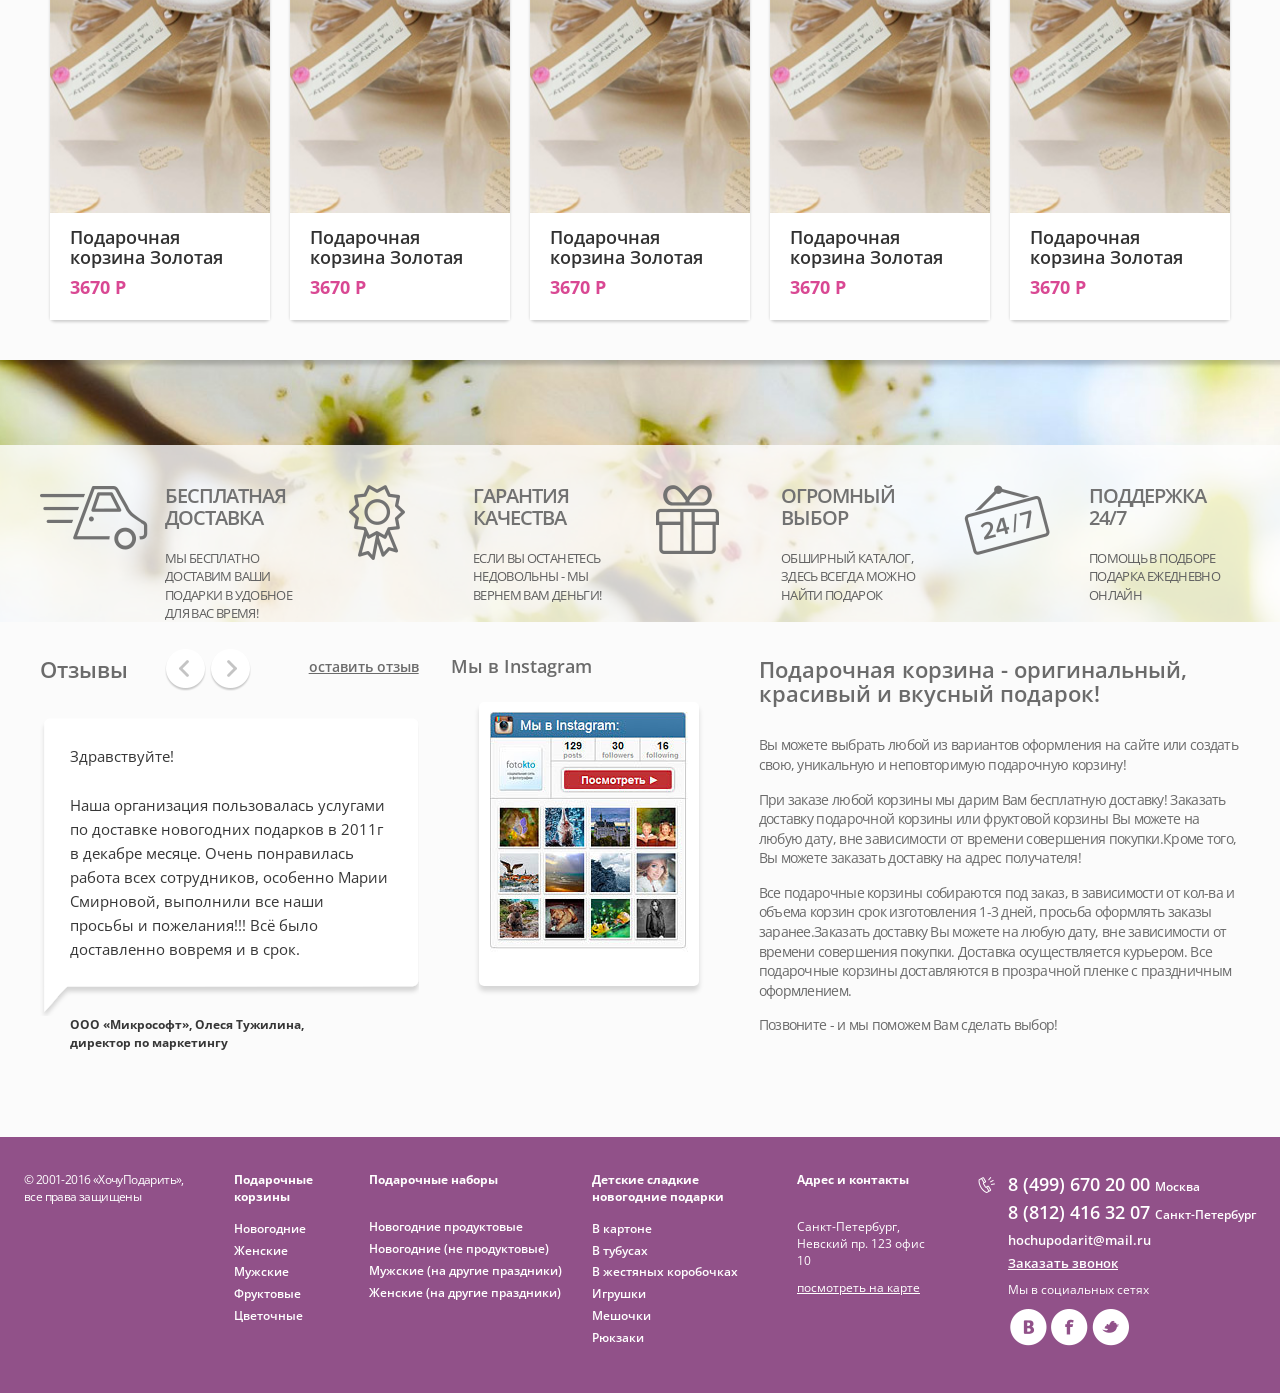
<file: pr/Hochupodarit/index.html>
<!doctype html>
<html>
<head>
	<meta charset="utf-8">
	<meta http-equiv="X-UA-Compatible" content="IE=edge">
	<title>Главная</title>
	<meta name="description" content="">
	<meta name="viewport" content="width=device-width, initial-scale=1">
	<link rel="stylesheet" href="assets/css/main.css">
	<link href="https://fonts.googleapis.com/css?family=Open+Sans:400,600,700,800&amp;subset=cyrillic" rel="stylesheet">
</head>
<body>

	<!-- begin header  -->
	<header class="header">
		<div class="container">
			<!-- begin logo  -->
			<a href="#" class="logo"><img src="assets/img/logo.png" alt="logo"></a>
			<!-- end logo -->

			<!-- begin header-place  -->
			<div class="header-place">
				<!-- begin select  -->
				<div class="select">
					<span class="select__current" data-val="">Санкт-Петербург</span> 
					<ul class="select__list"> 
						<li class="select__item" data-val="Санкт-Петербург">Санкт-Петербург</li> 
						<li class="select__item" data-val="Санкт-Петербург">Санкт-Петербург</li> 
						<li class="select__item" data-val="Санкт-Петербург">Санкт-Петербург</li> 
					</ul> 
				</div>
				<!-- end select -->

				<!-- begin header__number  -->
				<p class="header__number">
					8 (812) 416 32 07
				</p>
				<!-- end header__number -->

				<a href="#modal" class="modal-btn">Заказать звонок</a>
			</div>
			<!-- end header-place -->

			<!-- begin header-list  -->
			<div class="header-list">
				<ul class="header-nav">
					<li class="header-nav__item"><a href="#" class="header-nav__link">Услуги</a></li>
					<li class="header-nav__item"><a href="#" class="header-nav__link">Оплата и доставка</a></li>
					<li class="header-nav__item"><a href="#" class="header-nav__link">Акции и скидки</a></li>
				</ul>

				<ul class="header-nav">
					<li class="header-nav__item"><a href="#" class="header-nav__link">Отзывы</a></li>
					<li class="header-nav__item"><a href="#" class="header-nav__link">Партнерам</a></li>
					<li class="header-nav__item"><a href="#" class="header-nav__link">Информация</a></li>
				</ul>
			</div>
			<!-- end header-list -->

			<!-- begin header-right  -->
			<div class="header-right">
				<a href="#" class="login">Войти в кабинет</a>

				<!-- begin backet  -->
				<a href="#" class="backet">2 товара на 1800 руб. оформить заказ</a>
				<!-- end backet -->
			</div>
			<!-- end header-right -->
		</div>
	</header>
	<!-- end header -->

	<!-- begin nav  -->
	<nav class="nav">
		<div class="container">
			<!-- begin nav-toggle  -->
			<div class="nav-toggle">
				<h3 class="nav-toggle__title">Меню</h3>

				<button class="nav-toggle__btn">
					<span class="nav-toggle__line"></span>
					<span class="nav-toggle__line"></span>
					<span class="nav-toggle__line"></span>
				</button>
			</div>
			<!-- end nav-toggle -->

			<!-- begin nav-list  -->
			<ul class="nav-list">
				<li class="nav-list__item">
					<a href="#" class="nav-list__link">подарочные корзины</a>

					<!-- begin dropdown-list  -->
					<ul class="dropdown-list">
						<li class="dropdown-list__item"><a href="#" class="dropdown-list__link">Новогодние</a></li>
						<li class="dropdown-list__item"><a href="#" class="dropdown-list__link">Женские</a></li>
						<li class="dropdown-list__item"><a href="#" class="dropdown-list__link">Мужские</a></li>
						<li class="dropdown-list__item"><a href="#" class="dropdown-list__link">Фруктовые </a></li>
						<li class="dropdown-list__item"><a href="#" class="dropdown-list__link">Цветочные</a></li>
					</ul>
					<!-- end dropdown-list -->
				</li>

				<li class="nav-list__item"><a href="#" class="nav-list__link">подарочные наборы</a></li>
				<li class="nav-list__item"><a href="#" class="nav-list__link">детские подарки</a></li>
				<li class="nav-list__item"><a href="#" class="nav-list__link">Упаковка для подарков</a></li>
				<li class="nav-list__item"><a href="#" class="nav-list__link">Подарки - впечатления</a></li>
				<li class="nav-list__item"><a href="#" class="nav-list__link">Воздушные шары</a></li>
				<li class="nav-list__item"><a href="#" class="nav-list__link">Мягкие игрушки</a></li>
				<li class="nav-list__item"><a href="#" class="nav-list__link">Новогодние товары</a></li>
				<li class="nav-list__item"><a href="#" class="nav-list__link">Подарки для дома</a></li>

				<button class="btn-search"></button>
			</ul>
			<!-- end nav-list -->
		</div>
	</nav>
<!-- end nav -->
<!-- begin billboard  -->
<div class="billboard">
	<div class="container">
		<div class="row">
			<div class="row__col-lg-8">
				<!-- begin billboard-slider  -->
				<div class="billboard-slider">
					<!-- begin billboard-slider__item  -->
					<div class="billboard-slider__item">
						<h4 class="billboard-slider__desc">Полезные и свежие</h4>
						<h2 class="billboard-slider__title">Фруктовые корзины</h2>

						<img src="assets/img/billboard.jpg" alt="image" class="billboard-slider__image">
					</div>
					<!-- end billboard-slider__item -->

					<!-- begin billboard-slider__item  -->
					<div class="billboard-slider__item">
						<h4 class="billboard-slider__desc">Полезные и свежие</h4>
						<h2 class="billboard-slider__title">Фруктовые корзины</h2>

						<img src="assets/img/billboard.jpg" alt="image" class="billboard-slider__image">
					</div>
					<!-- end billboard-slider__item -->
				</div>
				<!-- end billboard-slider -->
			</div>

			<div class="row__col-lg-4">
				<!-- begin present-block  -->
				<div class="present-block" data-bg="assets/img/pr1.jpg">
					<p class="present-block__title present-block__title--gray"><span class="present-block__title-inner">Коробочки</span> <br><span class="present-block__title-inner">с цветочными</span> <br><span class="present-block__title-inner">композициями</span></p>
				</div>
				<!-- end present-block -->
			</div>
		</div>

		<div class="row">
			<div class="row__col-lg-4">
				<!-- begin present-block  -->
				<div class="present-block" data-bg="assets/img/pr2.jpg">
					<p class="present-block__title present-block__title--pink"><span class="present-block__title-inner">Подарочные</span> <br><span class="present-block__title-inner">корзины</span> <br><span class="present-block__title-inner present-block__title-inner--italic">для женщин</span></p>
				</div>
				<!-- end present-block -->
			</div>

			<div class="row__col-lg-4">
				<!-- begin present-block  -->
				<div class="present-block" data-bg="assets/img/pr3.jpg">
					<p class="present-block__title present-block__title--blue"><span class="present-block__title-inner">Подарочные</span> <br><span class="present-block__title-inner">корзины</span> <br><span class="present-block__title-inner present-block__title-inner--italic">для мужчин</span></p>
				</div>
				<!-- end present-block -->
			</div>

			<div class="row__col-lg-4">
				<!-- begin delivery-block  -->
				<div class="delivery-block">
					<img src="assets/img/del.png" alt="image" class="delivery-block__image">

					<h2 class="delivery-block__title">Бесплатная доставка</h2>
				</div>
				<!-- end delivery-block -->
			</div>
		</div>
	</div>
</div>
<!-- end billboard -->

<!-- begin tovars  -->
<div class="tovars">
	<div class="container">
		<!-- begin tovars-top  -->
		<div class="tovars-top">
			<h3 class="tovars-top__title">Новинки</h3>
			<a href="#" class="tovars-top__link">все новинки</a>
		</div>
		<!-- end tovars-top -->

		<!-- begin tovars-slider  -->
		<div class="tovars-slider">
			<!-- begin tovars-slider__item  -->
			<div class="tovars-slider__item">
				<!-- begin tovars-block  -->
				<div class="tovars-block">
					<img src="assets/img/tov.jpg" alt="image" class="tovars-block__image">

					<div class="tovars-block__content">
						<h3 class="tovars-block__title">Подарочная корзина Золотая</h3>
						<p class="tovars-block__price">3670 Р</p>
					</div>

					<!-- begin tovars-hidden  -->
					<div class="tovars-hidden">
						<a href="#" class="tovars-hidden__backet">в корзину</a>
						<a href="#" class="tovars-hidden__add">купить в 1 клик</a>
						<a href="#" class="tovars-hidden__desc">описание товара</a>
					</div>
					<!-- end tovars-hidden -->
				</div>
				<!-- end tovars-block -->
			</div>
			<!-- end tovars-slider__item -->

			<!-- begin tovars-slider__item  -->
			<div class="tovars-slider__item">
				<!-- begin tovars-block  -->
				<div class="tovars-block">
					<img src="assets/img/tov.jpg" alt="image" class="tovars-block__image">

					<div class="tovars-block__content">
						<h3 class="tovars-block__title">Подарочная корзина Золотая</h3>
						<p class="tovars-block__price">3670 Р</p>
					</div>

					<!-- begin tovars-hidden  -->
					<div class="tovars-hidden">
						<a href="#" class="tovars-hidden__backet">в корзину</a>
						<a href="#" class="tovars-hidden__add">купить в 1 клик</a>
						<a href="#" class="tovars-hidden__desc">описание товара</a>
					</div>
					<!-- end tovars-hidden -->
				</div>
				<!-- end tovars-block -->
			</div>
			<!-- end tovars-slider__item -->

			<!-- begin tovars-slider__item  -->
			<div class="tovars-slider__item">
				<!-- begin tovars-block  -->
				<div class="tovars-block">
					<img src="assets/img/tov.jpg" alt="image" class="tovars-block__image">

					<div class="tovars-block__content">
						<h3 class="tovars-block__title">Подарочная корзина Золотая</h3>
						<p class="tovars-block__price">3670 Р</p>
					</div>

					<!-- begin tovars-hidden  -->
					<div class="tovars-hidden">
						<a href="#" class="tovars-hidden__backet">в корзину</a>
						<a href="#" class="tovars-hidden__add">купить в 1 клик</a>
						<a href="#" class="tovars-hidden__desc">описание товара</a>
					</div>
					<!-- end tovars-hidden -->
				</div>
				<!-- end tovars-block -->
			</div>
			<!-- end tovars-slider__item -->

			<!-- begin tovars-slider__item  -->
			<div class="tovars-slider__item">
				<!-- begin tovars-block  -->
				<div class="tovars-block">
					<img src="assets/img/tov.jpg" alt="image" class="tovars-block__image">

					<div class="tovars-block__content">
						<h3 class="tovars-block__title">Подарочная корзина Золотая</h3>
						<p class="tovars-block__price">3670 Р</p>
					</div>

					<!-- begin tovars-hidden  -->
					<div class="tovars-hidden">
						<a href="#" class="tovars-hidden__backet">в корзину</a>
						<a href="#" class="tovars-hidden__add">купить в 1 клик</a>
						<a href="#" class="tovars-hidden__desc">описание товара</a>
					</div>
					<!-- end tovars-hidden -->
				</div>
				<!-- end tovars-block -->
			</div>
			<!-- end tovars-slider__item -->

			<!-- begin tovars-slider__item  -->
			<div class="tovars-slider__item">
				<!-- begin tovars-block  -->
				<div class="tovars-block">
					<img src="assets/img/tov.jpg" alt="image" class="tovars-block__image">

					<div class="tovars-block__content">
						<h3 class="tovars-block__title">Подарочная корзина Золотая</h3>
						<p class="tovars-block__price">3670 Р</p>
					</div>

					<!-- begin tovars-hidden  -->
					<div class="tovars-hidden">
						<a href="#" class="tovars-hidden__backet">в корзину</a>
						<a href="#" class="tovars-hidden__add">купить в 1 клик</a>
						<a href="#" class="tovars-hidden__desc">описание товара</a>
					</div>
					<!-- end tovars-hidden -->
				</div>
				<!-- end tovars-block -->
			</div>
			<!-- end tovars-slider__item -->

			<!-- begin tovars-slider__item  -->
			<div class="tovars-slider__item">
				<!-- begin tovars-block  -->
				<div class="tovars-block">
					<img src="assets/img/tov.jpg" alt="image" class="tovars-block__image">

					<div class="tovars-block__content">
						<h3 class="tovars-block__title">Подарочная корзина Золотая</h3>
						<p class="tovars-block__price">3670 Р</p>
					</div>

					<!-- begin tovars-hidden  -->
					<div class="tovars-hidden">
						<a href="#" class="tovars-hidden__backet">в корзину</a>
						<a href="#" class="tovars-hidden__add">купить в 1 клик</a>
						<a href="#" class="tovars-hidden__desc">описание товара</a>
					</div>
					<!-- end tovars-hidden -->
				</div>
				<!-- end tovars-block -->
			</div>
			<!-- end tovars-slider__item -->
		</div>
		<!-- end tovars-slider -->
	</div>
</div>
<!-- end tovars -->

<!-- begin tovars  -->
<div class="tovars tovars--indent-top">
	<div class="container">
		<!-- begin tovars-top  -->
		<div class="tovars-top">
			<h3 class="tovars-top__title">Подарочные корзины для женщин</h3>
			<a href="#" class="tovars-top__link">перейти в каталог</a>
		</div>
		<!-- end tovars-top -->

		<!-- begin tovars-slider  -->
		<div class="tovars-slider tovars-slider--arrows">
			<!-- begin tovars-slider__item  -->
			<div class="tovars-slider__item">
				<!-- begin tovars-block  -->
				<div class="tovars-block">
					<img src="assets/img/tov.jpg" alt="image" class="tovars-block__image">

					<div class="tovars-block__content">
						<h3 class="tovars-block__title">Подарочная корзина Золотая</h3>
						<p class="tovars-block__price">3670 Р</p>
					</div>

					<!-- begin tovars-hidden  -->
					<div class="tovars-hidden">
						<a href="#" class="tovars-hidden__backet">в корзину</a>
						<a href="#" class="tovars-hidden__add">купить в 1 клик</a>
						<a href="#" class="tovars-hidden__desc">описание товара</a>
					</div>
					<!-- end tovars-hidden -->
				</div>
				<!-- end tovars-block -->
			</div>
			<!-- end tovars-slider__item -->

			<!-- begin tovars-slider__item  -->
			<div class="tovars-slider__item">
				<!-- begin tovars-block  -->
				<div class="tovars-block">
					<img src="assets/img/tov.jpg" alt="image" class="tovars-block__image">

					<div class="tovars-block__content">
						<h3 class="tovars-block__title">Подарочная корзина Золотая</h3>
						<p class="tovars-block__price">3670 Р</p>
					</div>

					<!-- begin tovars-hidden  -->
					<div class="tovars-hidden">
						<a href="#" class="tovars-hidden__backet">в корзину</a>
						<a href="#" class="tovars-hidden__add">купить в 1 клик</a>
						<a href="#" class="tovars-hidden__desc">описание товара</a>
					</div>
					<!-- end tovars-hidden -->
				</div>
				<!-- end tovars-block -->
			</div>
			<!-- end tovars-slider__item -->

			<!-- begin tovars-slider__item  -->
			<div class="tovars-slider__item">
				<!-- begin tovars-block  -->
				<div class="tovars-block">
					<img src="assets/img/tov.jpg" alt="image" class="tovars-block__image">

					<div class="tovars-block__content">
						<h3 class="tovars-block__title">Подарочная корзина Золотая</h3>
						<p class="tovars-block__price">3670 Р</p>
					</div>

					<!-- begin tovars-hidden  -->
					<div class="tovars-hidden">
						<a href="#" class="tovars-hidden__backet">в корзину</a>
						<a href="#" class="tovars-hidden__add">купить в 1 клик</a>
						<a href="#" class="tovars-hidden__desc">описание товара</a>
					</div>
					<!-- end tovars-hidden -->
				</div>
				<!-- end tovars-block -->
			</div>
			<!-- end tovars-slider__item -->

			<!-- begin tovars-slider__item  -->
			<div class="tovars-slider__item">
				<!-- begin tovars-block  -->
				<div class="tovars-block">
					<img src="assets/img/tov.jpg" alt="image" class="tovars-block__image">

					<div class="tovars-block__content">
						<h3 class="tovars-block__title">Подарочная корзина Золотая</h3>
						<p class="tovars-block__price">3670 Р</p>
					</div>

					<!-- begin tovars-hidden  -->
					<div class="tovars-hidden">
						<a href="#" class="tovars-hidden__backet">в корзину</a>
						<a href="#" class="tovars-hidden__add">купить в 1 клик</a>
						<a href="#" class="tovars-hidden__desc">описание товара</a>
					</div>
					<!-- end tovars-hidden -->
				</div>
				<!-- end tovars-block -->
			</div>
			<!-- end tovars-slider__item -->

			<!-- begin tovars-slider__item  -->
			<div class="tovars-slider__item">
				<!-- begin tovars-block  -->
				<div class="tovars-block">
					<img src="assets/img/tov.jpg" alt="image" class="tovars-block__image">

					<div class="tovars-block__content">
						<h3 class="tovars-block__title">Подарочная корзина Золотая</h3>
						<p class="tovars-block__price">3670 Р</p>
					</div>

					<!-- begin tovars-hidden  -->
					<div class="tovars-hidden">
						<a href="#" class="tovars-hidden__backet">в корзину</a>
						<a href="#" class="tovars-hidden__add">купить в 1 клик</a>
						<a href="#" class="tovars-hidden__desc">описание товара</a>
					</div>
					<!-- end tovars-hidden -->
				</div>
				<!-- end tovars-block -->
			</div>
			<!-- end tovars-slider__item -->

			<!-- begin tovars-slider__item  -->
			<div class="tovars-slider__item">
				<!-- begin tovars-block  -->
				<div class="tovars-block">
					<img src="assets/img/tov.jpg" alt="image" class="tovars-block__image">

					<div class="tovars-block__content">
						<h3 class="tovars-block__title">Подарочная корзина Золотая</h3>
						<p class="tovars-block__price">3670 Р</p>
					</div>

					<!-- begin tovars-hidden  -->
					<div class="tovars-hidden">
						<a href="#" class="tovars-hidden__backet">в корзину</a>
						<a href="#" class="tovars-hidden__add">купить в 1 клик</a>
						<a href="#" class="tovars-hidden__desc">описание товара</a>
					</div>
					<!-- end tovars-hidden -->
				</div>
				<!-- end tovars-block -->
			</div>
			<!-- end tovars-slider__item -->
		</div>
		<!-- end tovars-slider -->
	</div>
</div>
<!-- end tovars -->

<!-- begin steps  -->
<div class="steps">
	<!-- begin steps__inner  -->
	<div class="steps__inner">
		<div class="container">
			<div class="row">
				<div class="row__col-xl-3 row__col-md-6">
					<!-- begin steps-block  -->
					<div class="steps-block">
						<img src="assets/img/st1.png" alt="image" class="steps-block__image">

						<h3 class="steps-block__title">Бесплатная доставка</h3>
						<p class="steps-block__text">Мы бесплатно доставим Ваши подарки в удобное для Вас время!</p>
					</div>
					<!-- end steps-block -->
				</div>

				<div class="row__col-xl-3 row__col-md-6">
					<!-- begin steps-block  -->
					<div class="steps-block">
						<img src="assets/img/st2.png" alt="image" class="steps-block__image">

						<h3 class="steps-block__title">Гарантия <br> качества</h3>
						<p class="steps-block__text">Если Вы останетесь недовольны - мы вернем Вам деньги!</p>
					</div>
					<!-- end steps-block -->
				</div>

				<div class="row__col-xl-3 row__col-md-6">
					<!-- begin steps-block  -->
					<div class="steps-block">
						<img src="assets/img/st3.png" alt="image" class="steps-block__image">

						<h3 class="steps-block__title">Огромный<br> выбор</h3>
						<p class="steps-block__text">Обширный каталог, здесь всегда можно найти подарок</p>
					</div>
					<!-- end steps-block -->
				</div>

				<div class="row__col-xl-3 row__col-md-6">
					<!-- begin steps-block  -->
					<div class="steps-block">
						<img src="assets/img/st4.png" alt="image" class="steps-block__image">

						<h3 class="steps-block__title">поддержка<br> 24/7</h3>
						<p class="steps-block__text">помощь в подборе подарка ежедневно онлайн</p>
					</div>
					<!-- end steps-block -->
				</div>
			</div>
		</div>
		<!-- end steps__inner -->
	</div>
</div>
<!-- end steps -->

<!-- begin bot-line  -->
<div class="bot-line">
	<div class="container">
		<div class="row">
			<div class="row__col-lg-4">
				<!-- begin reviews  -->
				<div class="reviews">
					<!-- begin reviews-top  -->
					<div class="reviews-top">
						<h4 class="reviews-top__title">Отзывы</h4>
						<a href="#" class="reviews-top__link">оставить отзыв</a>
					</div>
					<!-- end reviews-top -->

					<!-- begin reviews-slider  -->
					<div class="reviews-slider">
						<!-- begin reviews-slider__item  -->
						<div class="reviews-slider__item">
							<!-- begin reviews-slider__block  -->
							<div class="reviews-slider__block">
								<div class="reviews-slider__inner">
									<p class="reviews-slider__text">Здравствуйте!</p>
									<p class="reviews-slider__text">Наша организация пользовалась услугами по доставке новогодних подарков в 2011г в декабре месяце. Очень понравилась работа всех сотрудников, особенно Марии Смирновой, выполнили все наши просьбы и пожелания!!! Всё было доставленно вовремя и в срок.</p>
								</div>

								<div class="reviews-slider__bot">ООО «Микрософт», Олеся Тужилина, <br>директор по маркетингу</div>
							</div>
							<!-- end reviews-slider__block -->
						</div>
						<!-- end reviews-slider__item -->

						<!-- begin reviews-slider__item  -->
						<div class="reviews-slider__item">
							<!-- begin reviews-slider__block  -->
							<div class="reviews-slider__block">
								<div class="reviews-slider__inner">
									<p class="reviews-slider__text">Здравствуйте!</p>
									<p class="reviews-slider__text">Наша организация пользовалась услугами по доставке новогодних подарков в 2011г в декабре месяце. Очень понравилась работа всех сотрудников, особенно Марии Смирновой, выполнили все наши просьбы и пожелания!!! Всё было доставленно вовремя и в срок.</p>
								</div>

								<div class="reviews-slider__bot">ООО «Микрософт», Олеся Тужилина, <br>директор по маркетингу</div>
							</div>
							<!-- end reviews-slider__block -->
						</div>
						<!-- end reviews-slider__item -->
					</div>
					<!-- end reviews-slider -->
				</div>
				<!-- end reviews -->
			</div>

			<div class="row__col-lg-3">
				<!-- begin insta  -->
				<div class="insta">
					<h3 class="insta__title">Мы в Instagram</h3>

					<!-- begin insta__block  -->
					<div class="insta__block">
						<img src="assets/img/insta.jpg" alt="image">
					</div>
					<!-- end insta__block -->
				</div>
				<!-- end insta -->
			</div>

			<div class="row__col-lg-5">
				<h2 class="bot-line__title">Подарочная корзина - оригинальный, красивый и вкусный подарок!</h2>
				<p class="bot-line__text">Вы можете выбрать любой из вариантов оформления на сайте  или создать свою, уникальную и неповторимую подарочную корзину!</p>
				<p class="bot-line__text">При заказе любой корзины мы дарим Вам бесплатную доставку! Заказать доставку подарочной корзины или фруктовой корзины  Вы можете на любую дату, вне зависимости от времени совершения покупки.Кроме того, Вы можете заказать доставку на адрес получателя!</p>
				<p class="bot-line__text">Все подарочные корзины собираются  под заказ, в зависимости от кол-ва и объема корзин срок изготовления 1-3 дней, просьба оформлять заказы заранее.Заказать доставку Вы можете на любую дату, вне зависимости от времени совершения покупки. Доставка осуществляется курьером. Все подарочные корзины доставляются в прозрачной  пленке с праздничным оформлением.</p>
				<p class="bot-line__text">Позвоните - и мы поможем Вам сделать выбор! </p>
			</div>
		</div>
	</div>
</div>
<!-- end bot-line -->
	<!-- begin footer  -->
	<footer class="footer">
		<div class="container">
			<!-- begin footer__copy  -->
			<div class="footer__copy">© 2001-2016 «ХочуПодарить», все права защищены</div>
			<!-- end footer__copy -->

			<!-- begin footer-nav  -->
			<ul class="footer-nav footer-nav--sm">
				<span class="footer-nav__title">Подарочные корзины</span>

				<li class="footer-nav__item"><a href="#" class="footer-nav__link">Новогодние</a></li>
				<li class="footer-nav__item"><a href="#" class="footer-nav__link">Женские</a></li>
				<li class="footer-nav__item"><a href="#" class="footer-nav__link">Мужские</a></li>
				<li class="footer-nav__item"><a href="#" class="footer-nav__link">Фруктовые</a></li>
				<li class="footer-nav__item"><a href="#" class="footer-nav__link">Цветочные</a></li>
			</ul>
			<!-- end footer-nav -->

			<!-- begin footer-nav  -->
			<ul class="footer-nav footer-nav--lg">
				<span class="footer-nav__title">Подарочные наборы</span>

				<li class="footer-nav__item"><a href="#" class="footer-nav__link">Новогодние продуктовые</a></li>
				<li class="footer-nav__item"><a href="#" class="footer-nav__link">Новогодние (не продуктовые)</a></li>
				<li class="footer-nav__item"><a href="#" class="footer-nav__link">Мужские (на другие праздники) </a></li>
				<li class="footer-nav__item"><a href="#" class="footer-nav__link">Женские (на другие праздники)</a></li>
			</ul>
			<!-- end footer-nav -->

			<!-- begin footer-nav  -->
			<ul class="footer-nav footer-nav--md">
				<span class="footer-nav__title">Детские сладкие новогодние подарки</span>

				<li class="footer-nav__item"><a href="#" class="footer-nav__link">В картоне</a></li>
				<li class="footer-nav__item"><a href="#" class="footer-nav__link">В тубусах</a></li>
				<li class="footer-nav__item"><a href="#" class="footer-nav__link">В жестяных коробочках</a></li>
				<li class="footer-nav__item"><a href="#" class="footer-nav__link">Игрушки</a></li>
				<li class="footer-nav__item"><a href="#" class="footer-nav__link">Мешочки</a></li>
				<li class="footer-nav__item"><a href="#" class="footer-nav__link">Рюкзаки </a></li>
			</ul>
			<!-- end footer-nav -->

			<!-- begin footer-adress  -->
			<div class="footer-adress">
				<span class="footer-nav__title">Адрес и контакты</span>
				
				<p class="footer-adress__city">Санкт-Петербург, Невский пр. 123 офис 10</p>
				<a href="#" class="footer-adress__link">посмотреть на карте</a>
			</div>
			<!-- end footer-adress -->

			<!-- begin footer-right  -->
			<div class="footer-right">
				<p class="footer-right__number footer-right__number--icon">8 (499) 670 20 00<span class="footer-right__number-inner">Москва</span></p>
				<p class="footer-right__number">8 (812) 416 32 07<span class="footer-right__number-inner">Санкт-Петербург</span></p>

				<span class="footer-right__mail">hochupodarit@mail.ru</span>
				<a href="#" class="footer-right__link">Заказать звонок</a>

				<div class="footer-right__social">
					<span class="footer-right__social-title">Мы в социальных сетях</span>
					<a href="#" class="footer-right__social-link"><img src="assets/img/soc1.png" alt="image"></a>
					<a href="#" class="footer-right__social-link"><img src="assets/img/soc2.png" alt="image"></a>
					<a href="#" class="footer-right__social-link"><img src="assets/img/soc3.png" alt="image"></a>
				</div>
			</div>
			<!-- end footer-right -->
		</div>
	</footer>
	<!-- end footer -->

	<script src="assets/js/main.js"></script>
</body>
</html>
</file>
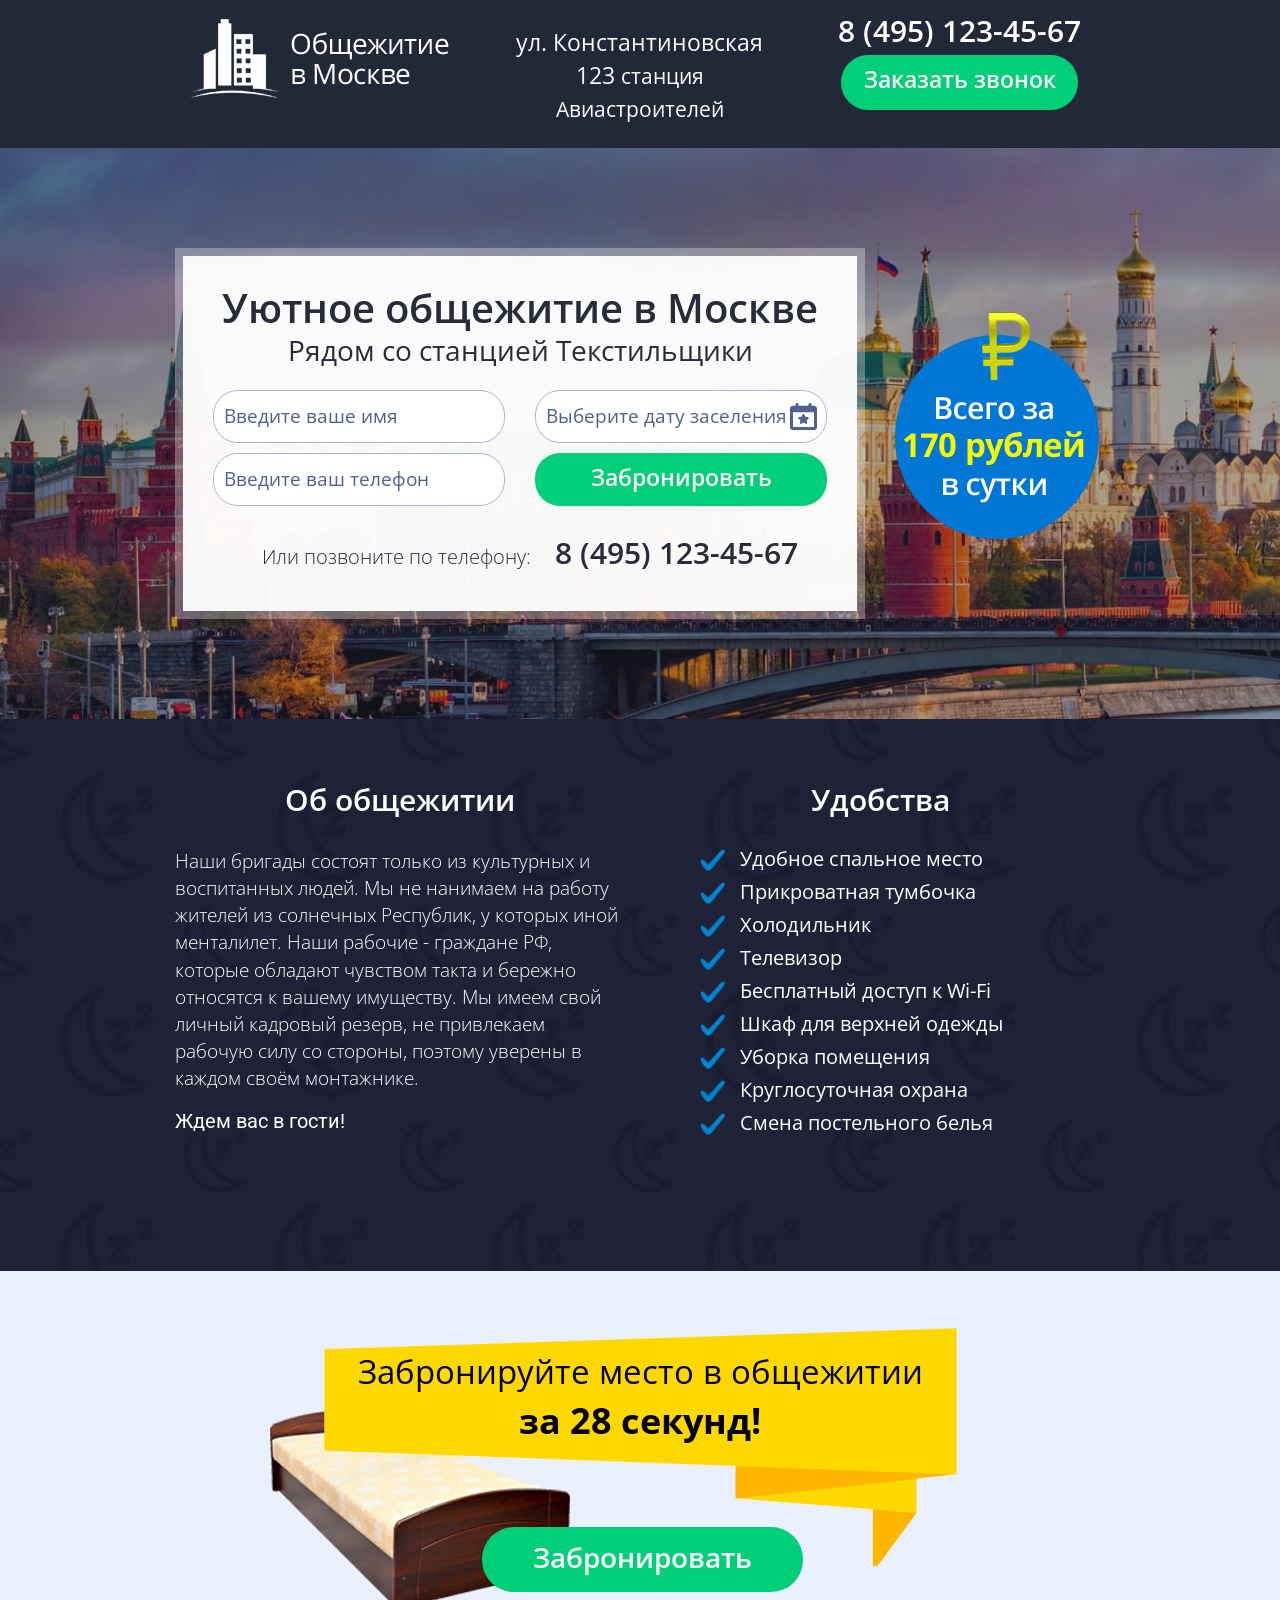
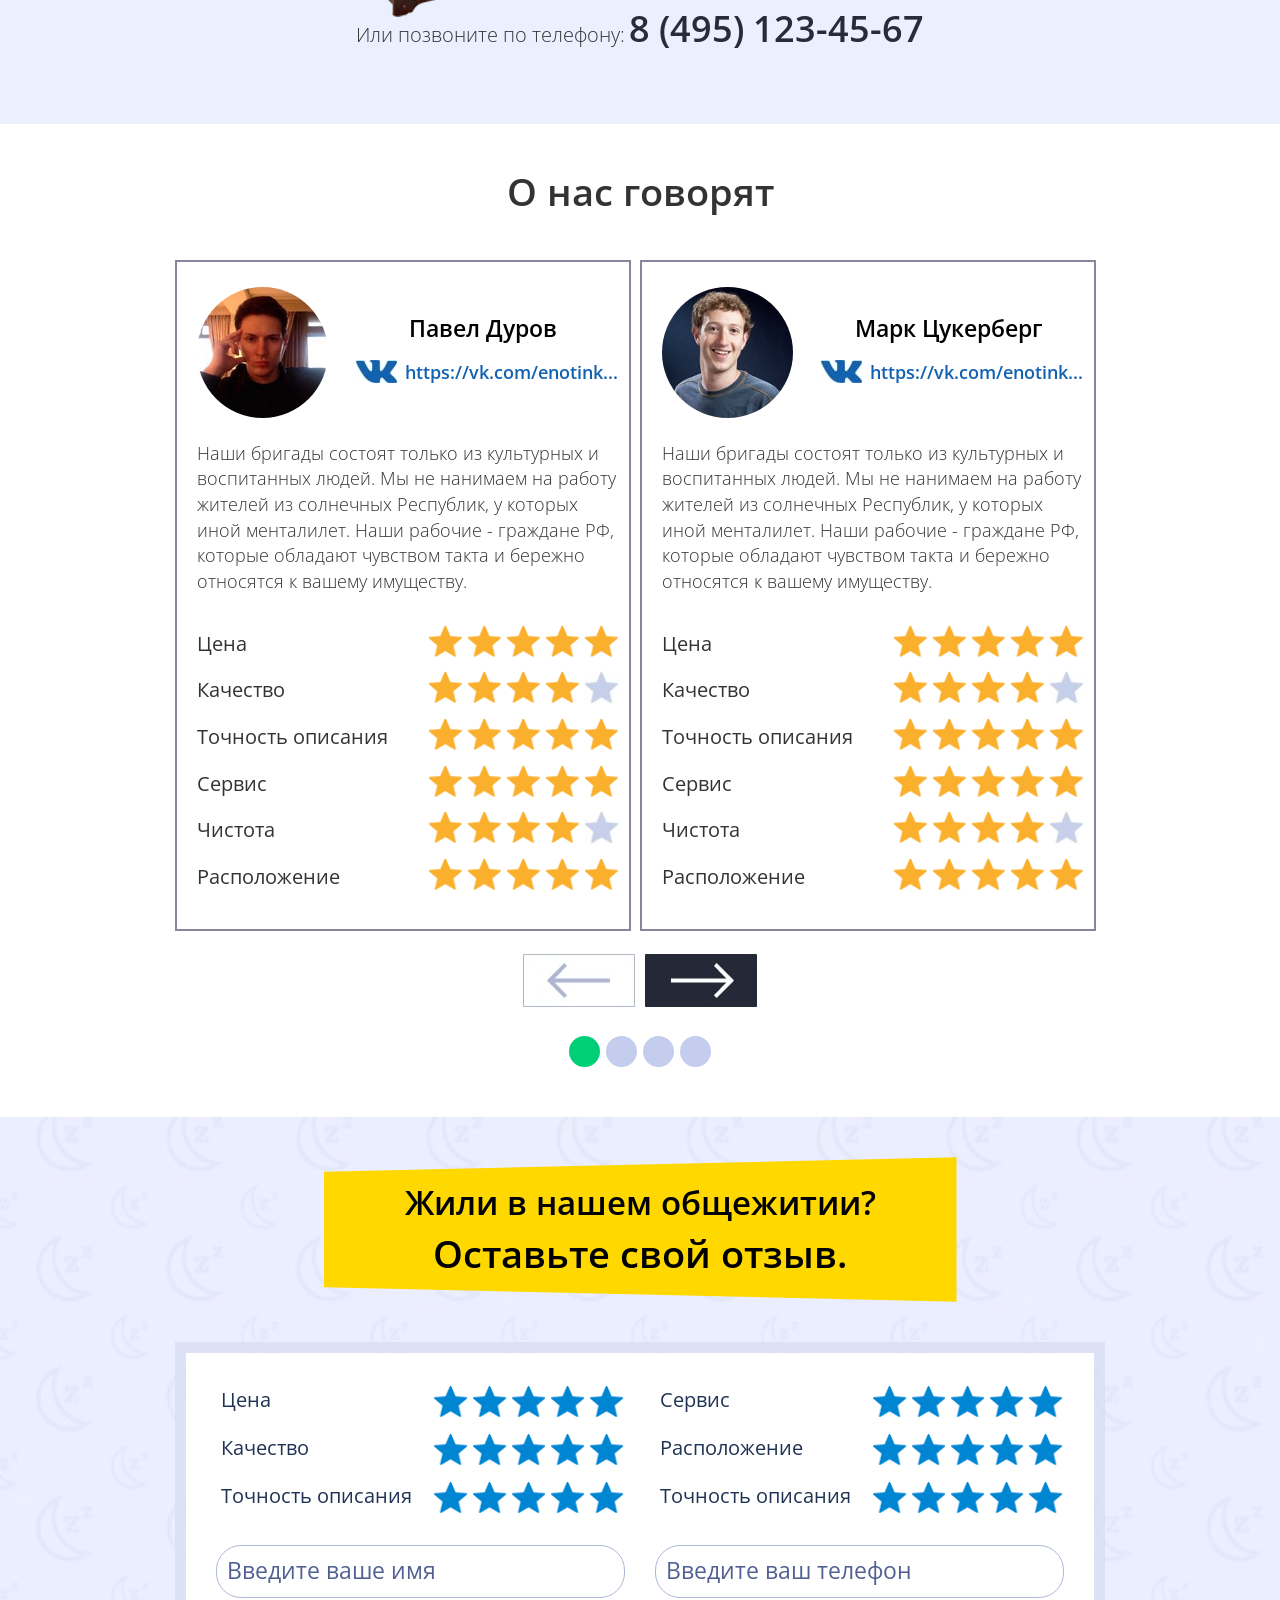
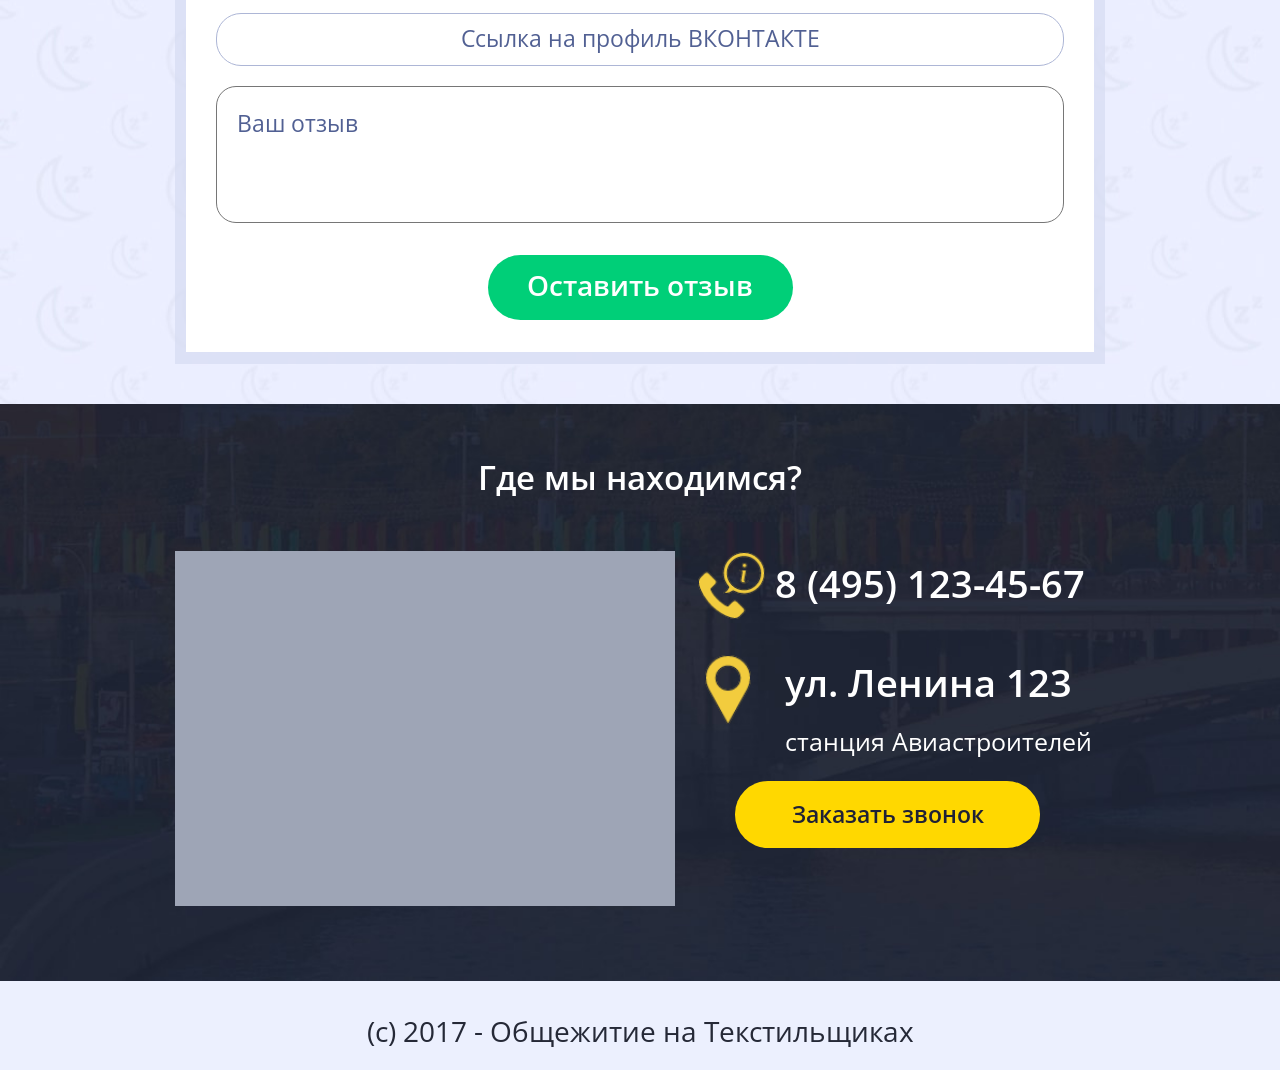
<file: pr/hostelmoscow/index.html>
<!DOCTYPE html>
<html lang="ru">
<head>
	<meta charset="UTF-8">
	<title>Общежитие в Москве</title>
	<meta http-equiv="X-UA-Compatible"
	content="IE=edge">
	<meta name="description"
	content="">
	<meta name="viewport"
	content="width=device-width, initial-scale=1">
	<link href="https://fonts.googleapis.com/css?family=Open+Sans:300,400,600,700|Roboto&amp;subset=cyrillic"
	rel="stylesheet">	
	<link rel="stylesheet"
	type="text/css"
	href="assets/css/bootstrap.css" />
	<link rel="stylesheet"
	type="text/css"
	href="assets/css/jquery.fancybox.min.css">
	<link rel="stylesheet"
	type="text/css"
	href="assets/css/bootstrap-datetimepicker.min.css" />
	<link rel="stylesheet"
	type="text/css"
	href="assets/css/slick.css" />
	<link rel="stylesheet"
	type="text/css"
	href="assets/css/style.css" />
	<link rel="stylesheet"
	type="text/css"
	href="assets/css/media.css" />
</head>
<body>

	<header class="header">
		<div class="container">	
			<div class="row">
				<div class="col-sm-4 mobile-hidden">
					<img src="assets/img/project-logo.png" class="header__img-logo" alt="project-logo">
				</div>
				<div class="col-sm-4 mobile-hidden">
					<p class="header__text-adds">ул. Константиновская 123 <span>станция Авиастроителей</span></p>
				</div>
				<div class="col-sm-4">
					<a href="tel:+84951234567" class="item-link">8 (495) 123-45-67</a>
					<a href="#modal-form" class="modal-btn mobile-hidden">Заказать звонок</a>
					<p class="mobile-display">Кликните на номер для звонка</p>
				</div>
			</div>
		</div>
	</header>
	
	<section class="section-board">
		<div class="container">
			<div class="row">
				<div class="col-sm-9">
					<div class="section-board__wrap">
						<div class="wrap__box-form">
							<h1>Уютное общежитие в Москве</h1>
							<p class="box-form__text-title">Рядом со станцией Текстильщики</p>
							<form  action="mail.php" class="box-form__form form" name="rewiew" method="post">
								<input type="hidden" name="subject" value="Новый отзыв на сайте">

								<div class="row">
									<div class="col-sm-6">	
										<input type="text"
										class="form__input"
										placeholder="Введите ваше имя">
										<input type="text" 
										class="form__input"
										placeholder="Введите ваш телефон">
									</div>
									<div class="col-sm-6">
										<div class="form-datepicker date"
										id="datetimepicker">
										<input id="date-from"
										type="text"
										class="form__input"

										name="order_date_from"
										placeholder="Выберите дату заселения">
										<span class=" form-datepicker__icon"></span>
									</div>
									<button class="form__button">Забронировать</button>
								</div>								
							</div>
						</form>
						<p class="text-or">Или позвоните по телефону:</p>
						<a href="tel:+84951234567" class="item-link item-link_mod">8 (495) 123-45-67</a>
					</div>
				</div>
			</div>
			<div class="col-sm-3">
				<img class= "box-form__img" src="assets/img/img-cost.png"  alt="price">
			</div>
		</div>
	</div>
</section>

<section class="section-about">
	<div class="container">
		<div class="row">
			<div class="col-sm-6">
				<p class="section-about__title">Об общежитии</p>
				<p class="section-about__text1">Наши бригады состоят только из культурных и воспитанных людей. Мы не нанимаем на работу жителей из солнечных
					Республик, у которых иной менталилет. Наши рабочие - граждане РФ, которые обладают чувством такта и бережно относятся
					к вашему имуществу. Мы имеем свой личный кадровый резерв, не привлекаем рабочую силу со стороны, 
					поэтому уверены в каждом своём монтажнике.</p>
					<p class="section-about__text2">Ждем вас в гости!</p>
				</div>
				<div class="col-sm-6">
					<p class="section-about__title">Удобства</p>
					<div class="section-about__wrap">
						<ul class="section-about__list">       
							<li class="list__item">Удобное спальное место</li>
							<li class="list__item">Прикроватная тумбочка</li>
							<li class="list__item">Холодильник</li>
							<li class="list__item">Телевизор</li>
							<li class="list__item">Бесплатный доступ к Wі-Fі</li>
							<li class="list__item">Шкаф для верхней одежды</li>
							<li class="list__item">Уборка помещения</li>
							<li class="list__item">Круглосуточная охрана</li>
							<li class="list__item">Смена постельного белья</li>
						</ul>
					</div>
				</div>
			</div>
		</div>		
	</section>
	
	<section class="section-send">
		<div class="container container_padding-none">
			<div class="section-send__wrap">
				<div class="section-send__box-hint">
					<p class="box-hint__text">Забронируйте место в общежитии<br/>
						<span>за 28 секунд!</span>
					</p>
					<a href="#modal-form" class="wrap__link-modal modal-btn">Забронировать</a>
				</div>				
			</div>
			<div class="section-send__wrap-link">
				<p class="text-or">Или позвоните по телефону:</p>
				<a href="tel:+84951234567" class="item-link item-link_mod item-link_size">8 (495) 123-45-67</a>
			</div>
		</div>
	</section>

	<section class="section-slider">
		<div class="container container_padding">
			<h2>О нас говорят</h2>
			<div class="section-slider__slider-singleitem">
				<div class="slider-singleitem">
					<div class="slider-singleitem__slide">
						<div class="slide__header-slide">
							<div class="header-slide__contact">
								<div class="contact__wrap">
									<img src="assets/img/img-avatar-2.jpg" class="contact__avatar" alt="">
								</div>
								<span class="contact__title">Павел Дуров</span>
								<a href="https://vk.com/" class="contact__link">https://vk.com/enotink...</a>
							</div>		
						</div>
						<p class="slide__text">
							Наши бригады состоят только из культурных и воспитанных людей.
							Мы не нанимаем на работу жителей из солнечных Республик, у которых иной менталилет.
							Наши рабочие - граждане РФ, которые обладают чувством такта и бережно относятся к вашему имуществу.
						</p>
						<div class="slide__box-rate">            
							<div class="box-rate__wraper-rate">
								<span class="wraper-rate__title">Цена</span>
								<div class="wraper-rate__wrap-star">
									<div class="box-star"></div>
									<div class="box-star"></div>
									<div class="box-star"></div>
									<div class="box-star"></div>
									<div class="box-star"></div>
								</div>
							</div>
							<div class="box-rate__wraper-rate">
								<span class="wraper-rate__title">Качество</span>
								<div class="wraper-rate__wrap-star">
									<div class="box-star"></div>
									<div class="box-star"></div>
									<div class="box-star"></div>
									<div class="box-star"></div>
									<div class="box-star_2"></div>
								</div>
							</div>
							<div class="box-rate__wraper-rate">
								<span class="wraper-rate__title">Точность описания</span>
								<div class="wraper-rate__wrap-star">
									<div class="box-star"></div>
									<div class="box-star"></div>
									<div class="box-star"></div>
									<div class="box-star"></div>
									<div class="box-star"></div>
								</div>
							</div>
							<div class="box-rate__wraper-rate">
								<span class="wraper-rate__title">Сервис</span>
								<div class="wraper-rate__wrap-star">
									<div class="box-star"></div>
									<div class="box-star"></div>
									<div class="box-star"></div>
									<div class="box-star"></div>
									<div class="box-star"></div>
								</div>
							</div>
							<div class="box-rate__wraper-rate">
								<span class="wraper-rate__title">Чистота</span>
								<div class="wraper-rate__wrap-star">
									<div class="box-star"></div>
									<div class="box-star"></div>
									<div class="box-star"></div>
									<div class="box-star"></div>
									<div class="box-star_2"></div>
								</div>
							</div>
							<div class="box-rate__wraper-rate">
								<span class="wraper-rate__title">Расположение</span>
								<div class="wraper-rate__wrap-star">
									<div class="box-star"></div>
									<div class="box-star"></div>
									<div class="box-star"></div>
									<div class="box-star"></div>
									<div class="box-star"></div>
								</div>
							</div>            
						</div>
					</div>
				</div>
				<div class="slider-singleitem">
					<div class="slider-singleitem__slide">
						<div class="slide__header-slide">
							<div class="header-slide__contact">
								<div class="contact__wrap">
									<img src="assets/img/img-avatar-3.jpg" class="contact__avatar" alt="">
								</div>
								<span class="contact__title">Марк Цукерберг</span>
								<a href="https://vk.com/" class="contact__link">https://vk.com/enotink...</a>
							</div>		
						</div>
						<p class="slide__text">
							Наши бригады состоят только из культурных и воспитанных людей.
							Мы не нанимаем на работу жителей из солнечных Республик, у которых иной менталилет.
							Наши рабочие - граждане РФ, которые обладают чувством такта и бережно относятся к вашему имуществу.
						</p>
						<div class="slide__box-rate">            
							<div class="box-rate__wraper-rate">
								<span class="wraper-rate__title">Цена</span>
								<div class="wraper-rate__wrap-star">
									<div class="box-star"></div>
									<div class="box-star"></div>
									<div class="box-star"></div>
									<div class="box-star"></div>
									<div class="box-star"></div>
								</div>
							</div>
							<div class="box-rate__wraper-rate">
								<span class="wraper-rate__title">Качество</span>
								<div class="wraper-rate__wrap-star">
									<div class="box-star"></div>
									<div class="box-star"></div>
									<div class="box-star"></div>
									<div class="box-star"></div>
									<div class="box-star_2"></div>
								</div>
							</div>
							<div class="box-rate__wraper-rate">
								<span class="wraper-rate__title">Точность описания</span>
								<div class="wraper-rate__wrap-star">
									<div class="box-star"></div>
									<div class="box-star"></div>
									<div class="box-star"></div>
									<div class="box-star"></div>
									<div class="box-star"></div>
								</div>
							</div>
							<div class="box-rate__wraper-rate">
								<span class="wraper-rate__title">Сервис</span>
								<div class="wraper-rate__wrap-star">
									<div class="box-star"></div>
									<div class="box-star"></div>
									<div class="box-star"></div>
									<div class="box-star"></div>
									<div class="box-star"></div>
								</div>
							</div>
							<div class="box-rate__wraper-rate">
								<span class="wraper-rate__title">Чистота</span>
								<div class="wraper-rate__wrap-star">
									<div class="box-star"></div>
									<div class="box-star"></div>
									<div class="box-star"></div>
									<div class="box-star"></div>
									<div class="box-star_2"></div>
								</div>
							</div>
							<div class="box-rate__wraper-rate">
								<span class="wraper-rate__title">Расположение</span>
								<div class="wraper-rate__wrap-star">
									<div class="box-star"></div>
									<div class="box-star"></div>
									<div class="box-star"></div>
									<div class="box-star"></div>
									<div class="box-star"></div>
								</div>
							</div>            
						</div>
					</div>
				</div>
				<div class="slider-singleitem">
					<div class="slider-singleitem__slide">
						<div class="slide__header-slide">
							<div class="header-slide__contact">
								<div class="contact__wrap">
									<img src="assets/img/img-avatar-2.jpg" class="contact__avatar" alt="">
								</div>
								<span class="contact__title">Павел Дуров</span>
								<a href="https://vk.com/" class="contact__link">https://vk.com/enotink...</a>
							</div>		
						</div>
						<p class="slide__text">
							Наши бригады состоят только из культурных и воспитанных людей.
							Мы не нанимаем на работу жителей из солнечных Республик, у которых иной менталилет.
							Наши рабочие - граждане РФ, которые обладают чувством такта и бережно относятся к вашему имуществу.
						</p>
						<div class="slide__box-rate">            
							<div class="box-rate__wraper-rate">
								<span class="wraper-rate__title">Цена</span>
								<div class="wraper-rate__wrap-star">
									<div class="box-star"></div>
									<div class="box-star"></div>
									<div class="box-star"></div>
									<div class="box-star"></div>
									<div class="box-star"></div>
								</div>
							</div>
							<div class="box-rate__wraper-rate">
								<span class="wraper-rate__title">Качество</span>
								<div class="wraper-rate__wrap-star">
									<div class="box-star"></div>
									<div class="box-star"></div>
									<div class="box-star"></div>
									<div class="box-star"></div>
									<div class="box-star_2"></div>
								</div>
							</div>
							<div class="box-rate__wraper-rate">
								<span class="wraper-rate__title">Точность описания</span>
								<div class="wraper-rate__wrap-star">
									<div class="box-star"></div>
									<div class="box-star"></div>
									<div class="box-star"></div>
									<div class="box-star"></div>
									<div class="box-star"></div>
								</div>
							</div>
							<div class="box-rate__wraper-rate">
								<span class="wraper-rate__title">Сервис</span>
								<div class="wraper-rate__wrap-star">
									<div class="box-star"></div>
									<div class="box-star"></div>
									<div class="box-star"></div>
									<div class="box-star"></div>
									<div class="box-star"></div>
								</div>
							</div>
							<div class="box-rate__wraper-rate">
								<span class="wraper-rate__title">Чистота</span>
								<div class="wraper-rate__wrap-star">
									<div class="box-star"></div>
									<div class="box-star"></div>
									<div class="box-star"></div>
									<div class="box-star"></div>
									<div class="box-star_2"></div>
								</div>
							</div>
							<div class="box-rate__wraper-rate">
								<span class="wraper-rate__title">Расположение</span>
								<div class="wraper-rate__wrap-star">
									<div class="box-star"></div>
									<div class="box-star"></div>
									<div class="box-star"></div>
									<div class="box-star"></div>
									<div class="box-star"></div>
								</div>
							</div>            
						</div>
					</div>
				</div>
				<div class="slider-singleitem">
					<div class="slider-singleitem__slide">
						<div class="slide__header-slide">
							<div class="header-slide__contact">
								<div class="contact__wrap">
									<img src="assets/img/img-avatar-3.jpg" class="contact__avatar" alt="">
								</div>
								<span class="contact__title">Марк Цукерберг</span>
								<a href="https://vk.com/" class="contact__link">https://vk.com/enotink...</a>
							</div>		
						</div>
						<p class="slide__text">
							Наши бригады состоят только из культурных и воспитанных людей.
							Мы не нанимаем на работу жителей из солнечных Республик, у которых иной менталилет.
							Наши рабочие - граждане РФ, которые обладают чувством такта и бережно относятся к вашему имуществу.
						</p>
						<div class="slide__box-rate">            
							<div class="box-rate__wraper-rate">
								<span class="wraper-rate__title">Цена</span>
								<div class="wraper-rate__wrap-star">
									<div class="box-star"></div>
									<div class="box-star"></div>
									<div class="box-star"></div>
									<div class="box-star"></div>
									<div class="box-star"></div>
								</div>
							</div>
							<div class="box-rate__wraper-rate">
								<span class="wraper-rate__title">Качество</span>
								<div class="wraper-rate__wrap-star">
									<div class="box-star"></div>
									<div class="box-star"></div>
									<div class="box-star"></div>
									<div class="box-star"></div>
									<div class="box-star_2"></div>
								</div>
							</div>
							<div class="box-rate__wraper-rate">
								<span class="wraper-rate__title">Точность описания</span>
								<div class="wraper-rate__wrap-star">
									<div class="box-star"></div>
									<div class="box-star"></div>
									<div class="box-star"></div>
									<div class="box-star"></div>
									<div class="box-star"></div>
								</div>
							</div>
							<div class="box-rate__wraper-rate">
								<span class="wraper-rate__title">Сервис</span>
								<div class="wraper-rate__wrap-star">
									<div class="box-star"></div>
									<div class="box-star"></div>
									<div class="box-star"></div>
									<div class="box-star"></div>
									<div class="box-star"></div>
								</div>
							</div>
							<div class="box-rate__wraper-rate">
								<span class="wraper-rate__title">Чистота</span>
								<div class="wraper-rate__wrap-star">
									<div class="box-star"></div>
									<div class="box-star"></div>
									<div class="box-star"></div>
									<div class="box-star"></div>
									<div class="box-star_2"></div>
								</div>
							</div>
							<div class="box-rate__wraper-rate">
								<span class="wraper-rate__title">Расположение</span>
								<div class="wraper-rate__wrap-star">
									<div class="box-star"></div>
									<div class="box-star"></div>
									<div class="box-star"></div>
									<div class="box-star"></div>
									<div class="box-star"></div>
								</div>
							</div>            
						</div>
					</div>
				</div>									
			</div>
		</div>
	</section>

	<section class="section-form">
		<div class="container container_padding-none">
			<div class="section-form__box-title">
				<p>Жили в нашем общежитии? <span>Оставьте свой отзыв.</span></p>
			</div>
			<div class="section-form__wrap">
				<div class="section-form__form-rate" id="">
					<form action="mail.php" class="form" name="rewiew" method="post">
						<input type="hidden" name="subject" value="Новый отзыв на сайте">
						<div class="wrap-rate wrap-rate_display-modal">
							<div class="row">
								<!-- RATE -->
								<div class="col-sm-6">

									<div class="wraper">
										<span class="title-wrap">
											Цена
										</span>
										<div class="wrap__block-star ">
											<div class="stars">
												<div class="stars__star"></div>
												<div class="stars__star"></div>
												<div class="stars__star"></div>
												<div class="stars__star"></div>
												<div class="stars__star"></div>
											</div>
										</div>
									</div>

									<div class="wraper">
										<span class="title-wrap">
											Качество
										</span>
										<div class="wrap__block-star ">
											<div class="stars">
												<div class="stars__star"></div>
												<div class="stars__star"></div>
												<div class="stars__star"></div>
												<div class="stars__star"></div>
												<div class="stars__star"></div>
											</div>
										</div>
									</div>

									<div class="wraper">
										<span class="title-wrap">
											Точность описания
										</span>
										<div class="wrap__block-star ">
											<div class="stars">
												<div class="stars__star"></div>
												<div class="stars__star"></div>
												<div class="stars__star"></div>
												<div class="stars__star"></div>
												<div class="stars__star"></div>
											</div>
										</div>
									</div>
								</div>
								<div class="col-sm-6">

									<div class="wraper">
										<span class="title-wrap">
											Сервис
										</span>
										<div class="wrap__block-star ">
											<div class="wrap__block-star ">
												<div class="stars">
													<div class="stars__star"></div>
													<div class="stars__star"></div>
													<div class="stars__star"></div>
													<div class="stars__star"></div>
													<div class="stars__star"></div>
												</div>
											</div>
										</div>
									</div>

									<div class="wraper">
										<span class="title-wrap">
											Расположение
										</span>
										<div class="wrap__block-star ">
											<div class="wrap__block-star ">
												<div class="stars">
													<div class="stars__star"></div>
													<div class="stars__star"></div>
													<div class="stars__star"></div>
													<div class="stars__star"></div>
													<div class="stars__star"></div>
												</div>
											</div>
										</div>
									</div>

									<div class="wraper">
										<span class="title-wrap">
											Точность описания
										</span>
										<div class="wrap__block-star ">
											<div class="wrap__block-star ">
												<div class="stars">
													<div class="stars__star"></div>
													<div class="stars__star"></div>
													<div class="stars__star"></div>
													<div class="stars__star"></div>
													<div class="stars__star"></div>
												</div>
											</div>
										</div>
									</div>
								</div>
							</div>
						</div>
						<div class="row">
							<div class="col-sm-6">
								<input type="text"
								class="com-input mod-active"
								name="order_name"
								placeholder="Введите ваше имя"
								required>
							</div>
							<div class="col-sm-6">
								<input type="text"
								class="com-input mod-active"
								name="order_phone"
								placeholder="Введите ваш телефон"
								required>
							</div>
							<div class="col-xs-12">
								<input type="text" 
								class="com-input link-vk mod-active"
								name="order_link"
								placeholder="Ссылка на профиль ВКОНТАКТЕ">
								<textarea class="form-textarea mod-active" name="rewiew_message" id="" placeholder="Ваш отзыв"></textarea>
								<button class="btn-call btn-call_fix"  type="submit" id="submit">
									Оставить отзыв
								</button>
							</div>
						</div>
					</form>
				</div>
			</div>
		</div>
	</section>

	<section class="section-map">
		<div class="container">
			<p class="footer__title">
				Где мы находимся?
			</p>
			<div class="row">
				<div class="col-sm-7">
					<div class="wrap-map">
					<script type="text/javascript" charset="utf-8" async src="https://api-maps.yandex.ru/services/constructor/1.0/js/?um=constructor%3Aef32496717a8daa4fdc8aa5763d7fa7d94d1a52b4250ad4fd7f2d75a279f22fe&amp;width=100%&amp;height=100%&amp;lang=ru_RU&amp;scroll=false"></script>
					</div>
				</div>
				<div class="col-sm-5">
					<a href="tel:+84951234567" class="item-link map__link_mod">8 (495) 123-45-67</a>
					<p class="item-adds">ул. Ленина 123 <span>станция Авиастроителей</span></p>
					<a href="#modal-form" class="modal-btn header__call-modal_fix" >Заказать звонок</a>
				</div>
			</div>	
		</div>
	</section>
	<footer class="footer__line">
		<p class="footer__closing-caption">(с) 2017 - Общежитие на Текстильщиках</p>
	</footer>
	<!-- MODAL -->
	<div class="modal-form modal-1"
	id="modal-form">
	<h3>Заказ звонка</h3>
	<form action="mail.php" class="form" name="call-order" id="contact_2" method="post">
		<input type="hidden" name="subject" value="Заявка с сайта">
		<div id="note"></div>
		<input type="text"
		class="form-input form-input_size"
		name="order_name"
		placeholder="Введите ваше имя"
		required>
		<input type="text"
		class="form-input form-input_size"
		name="order_phone"
		placeholder="Введите ваш телефон"
		required>
		<button class="btn-call go" type="submit" id="submit">
			Заказать звонок
		</button>
	</form>
</div>
<div class="modal" id="success-modal">Заявка отправлена.</div>
<!-- end -->
<script src="assets/js/jquery-3.1.1.min.js"></script>
<script src="assets/js/moment-with-locales.min.js"></script>
<script src="assets/js/bootstrap-datetimepicker.min.js"></script>
<script src="assets/js/bootstrap.min.js"></script>
<script src="assets/js/jquery.fancybox.min.js"></script>	
<script src="assets/js/slick.min.js"></script>
<script src="assets/js/main.js"></script>
<script type="text/javascript">

	$('.form').submit(function(e){
		e.preventDefault();
		form = $(this);
		$.ajax({ 
			type: "POST", 
			url: "mail.php", 
			data: form.serialize(), 
			success: function(response){ 
				$.fancybox.open({
					src:'#success-modal', 
					'padding' : 0, 
					helpers : { 
						overlay : { 
							locked : false 
						} 
					}
				})
				form.find('input, textarea').val('');
			}, 
			error: function (xhr, ajaxOptions, thrownError) { 
				alert(xhr.status); 
				alert(thrownError);
			} 
		}); 
	});
</script>
</html>
</file>
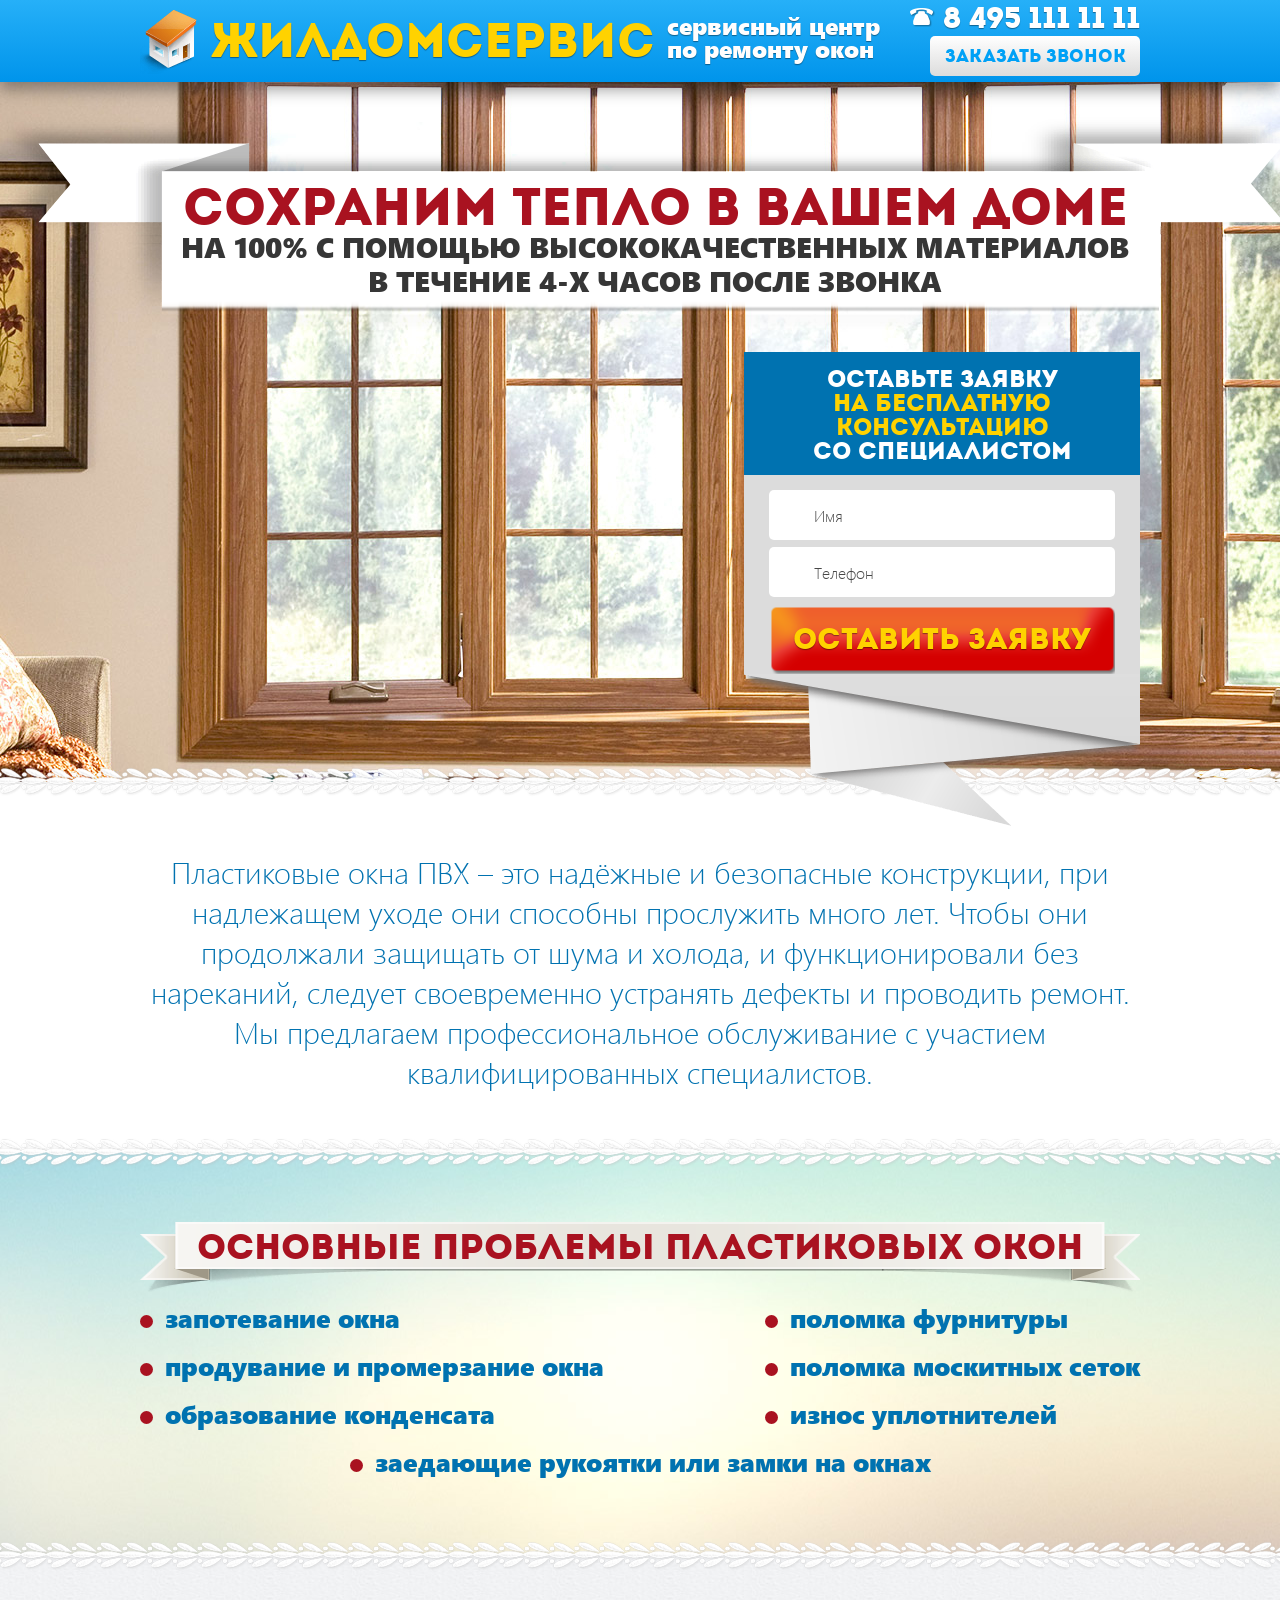
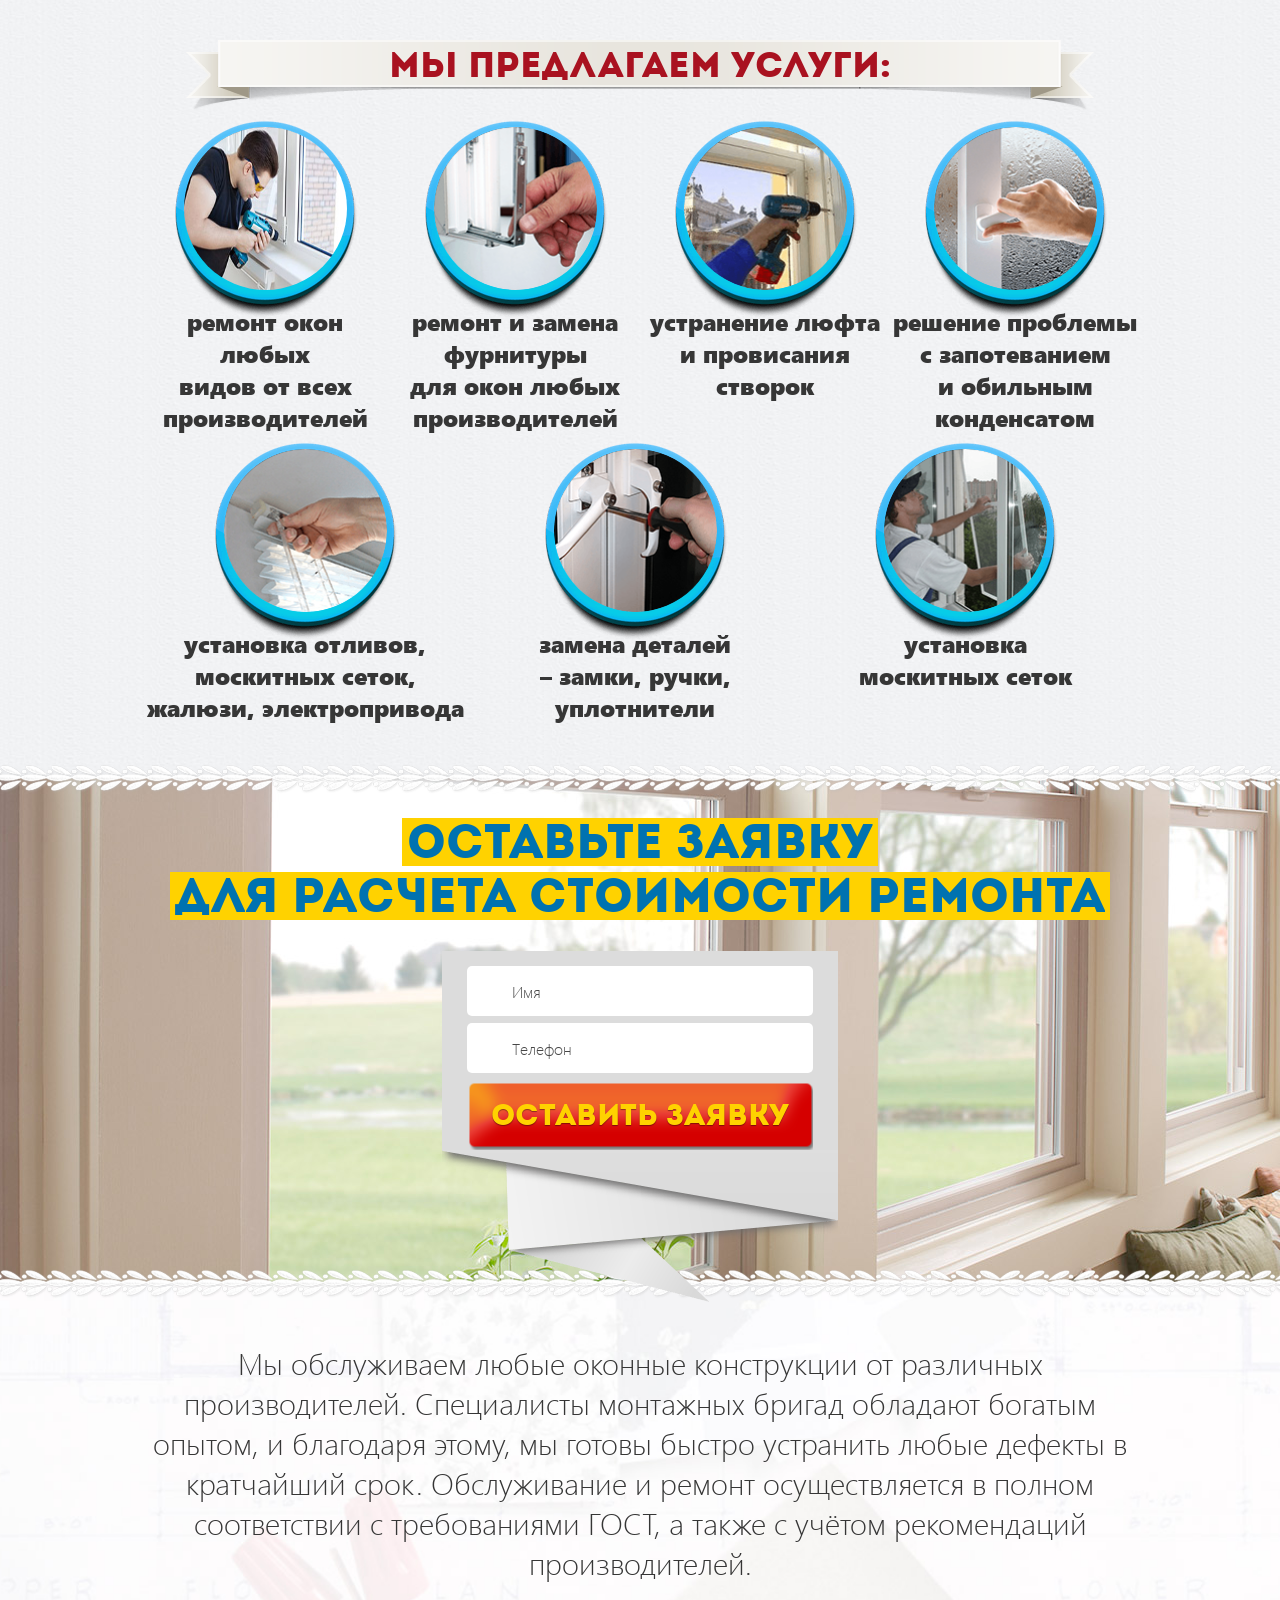
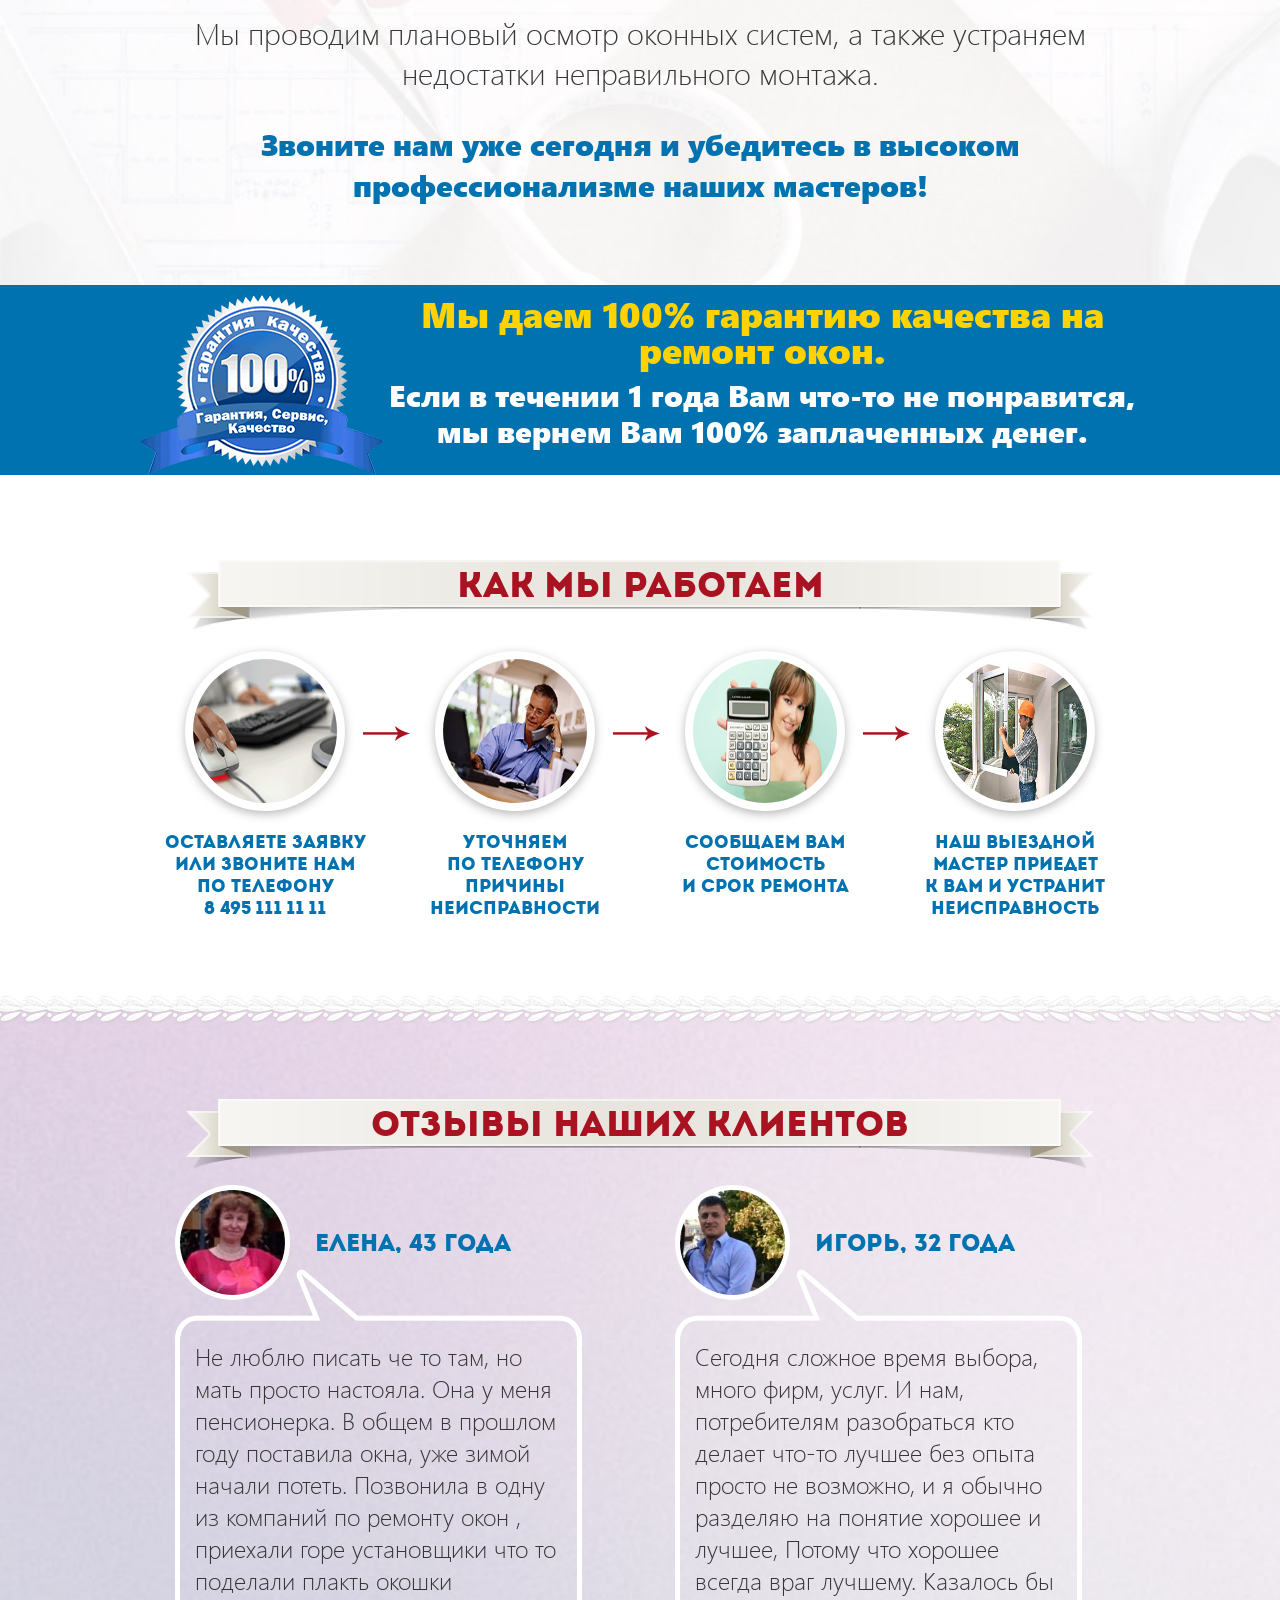
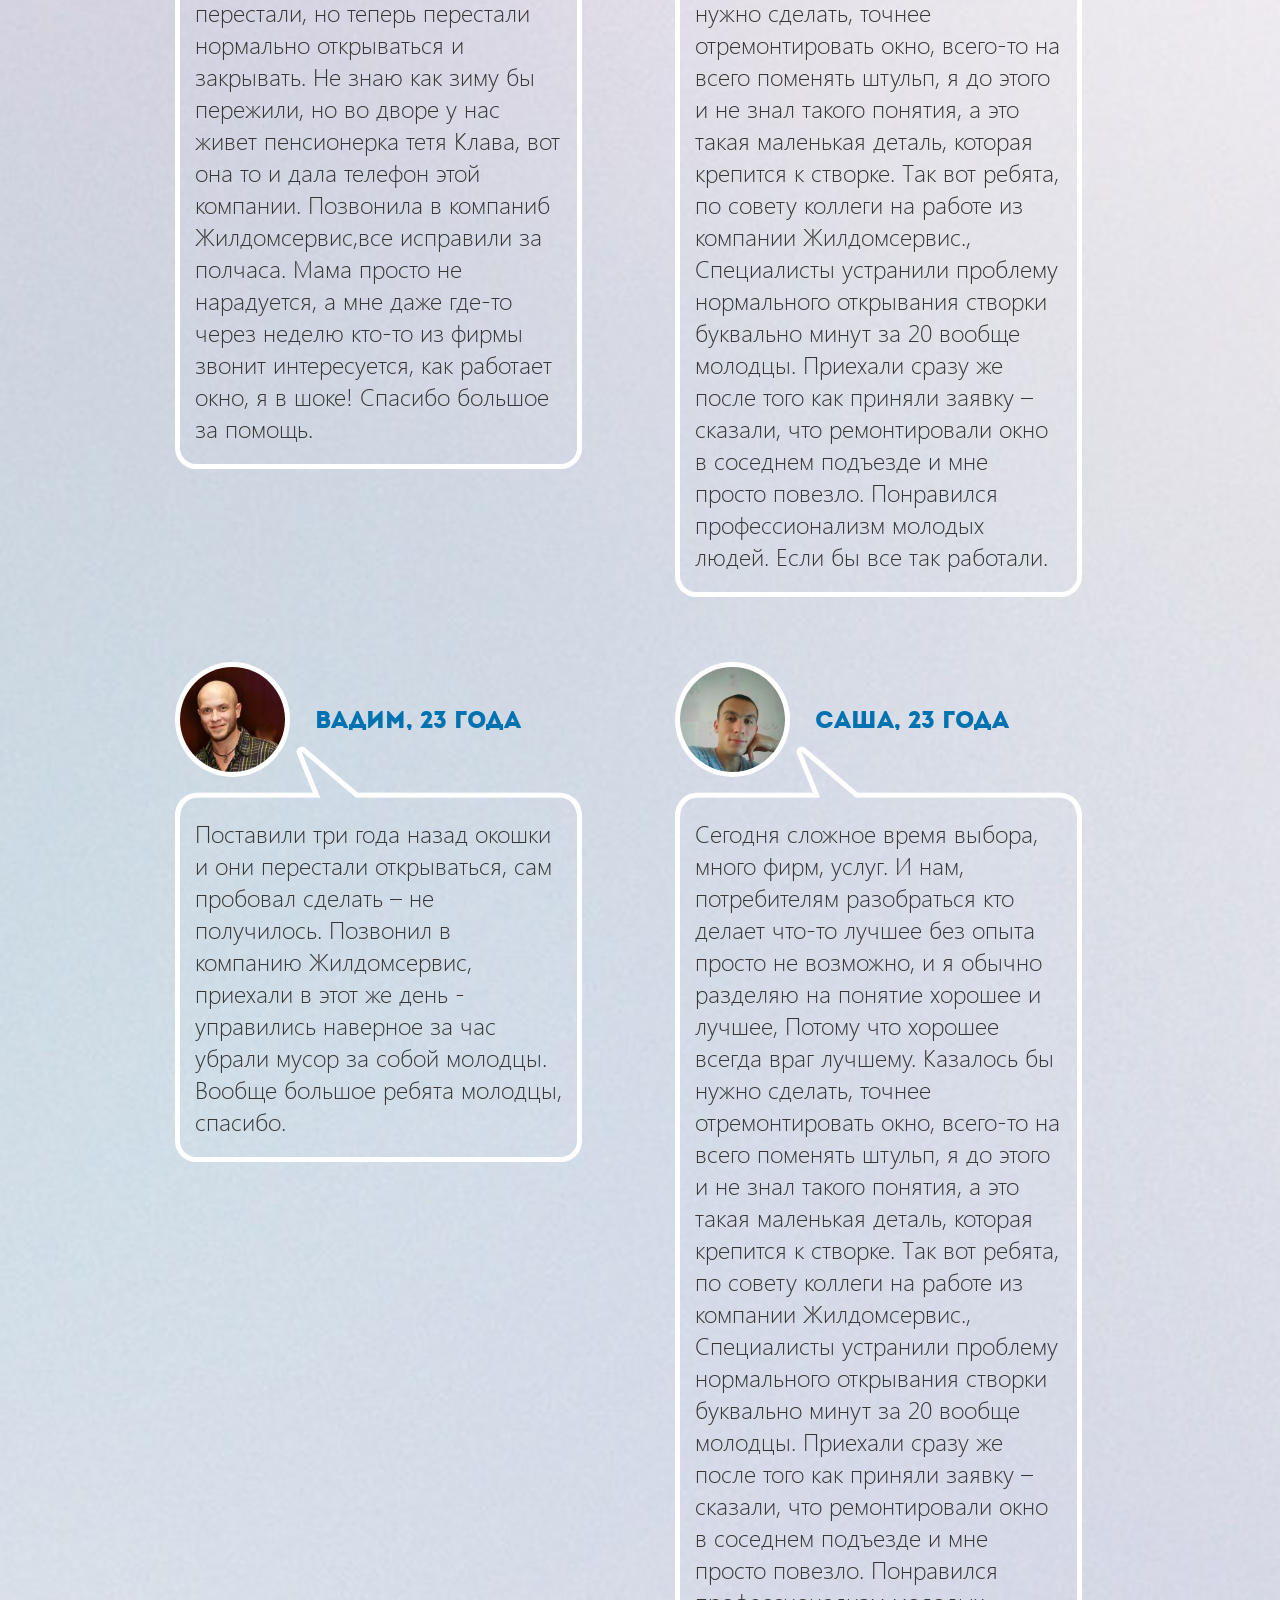
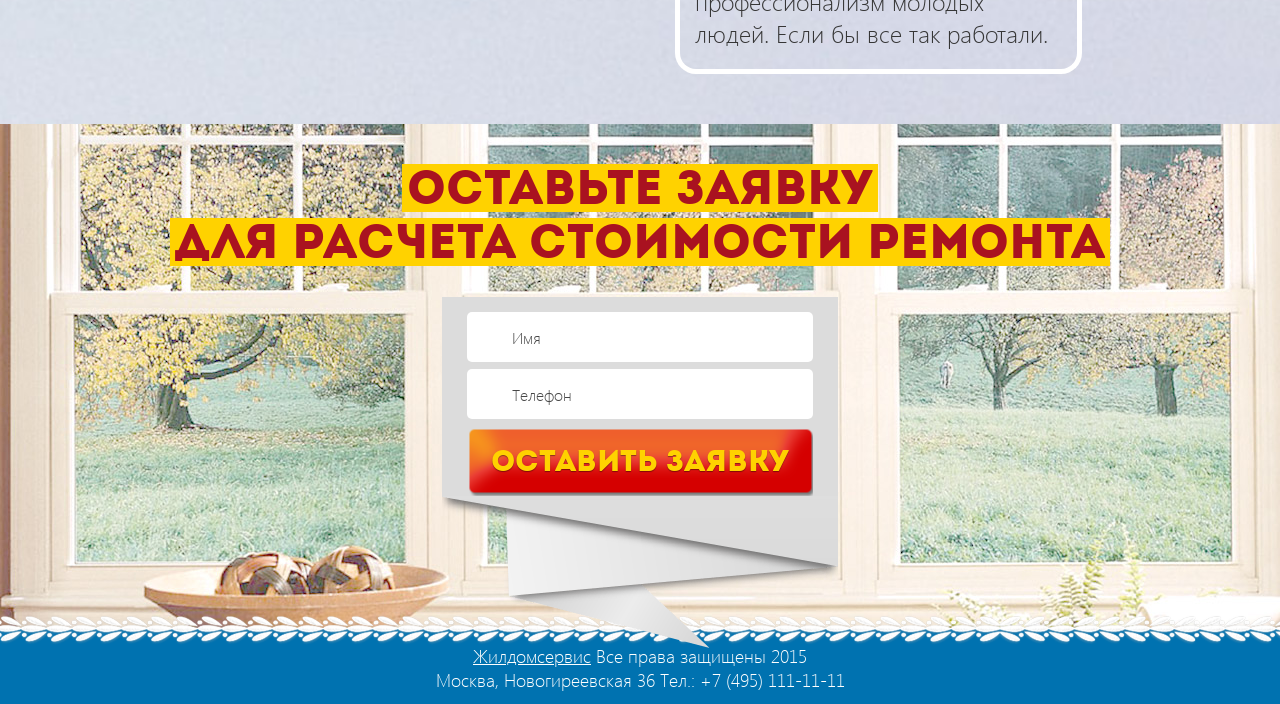
<file: pr/housingservices/index.html>
<!doctype html>
<html>
<head>
  <meta charset="utf-8">
  <meta http-equiv="X-UA-Compatible" content="IE=edge">
  <title>Windows</title>
  <meta name="description" content="">
  <link rel="stylesheet" href="css/normalize.css">
  <link rel="stylesheet" href="css/main.css">
</head>
<body>
<section class="b-header">
	<div class="container">
		<a href="#" class="b-header__logo"></a>
		<h1 class="b-header__title">Жилдомсервис</h1>
		<span>сервисный центр<br>по ремонту окон</span>

		<div class="b-contacts">
			<p>8 495 111 11 11</p>
			<a href="#">Заказать звонок</a>
		</div>
	</div>
</section>
<section class="b-billboard">
	<div class="container">
		<div class="b-billboard__text">
			<h2 class="b-text__big">Сохраним тепло в Вашем доме</h2>
			<p class="b-text__small">на 100% с помощью высококачественных материалов</p>
			<p class="b-text__small">в течение 4-х часов после звонка</p>
		</div>

		<div class="b-block">
			<div class="b-block__inner">
				<div class="b-inner__text">Оставьте заявку</div>
				<div class="b-inner__text b-inner__text--color">на бесплатную</div>
				<div class="b-inner__text b-inner__text--color">консультацию</div>
				<div class="b-inner__text">со специалистом</div>
			</div>

			<form action="mail.php" method="post" class="b-form">
				<input type="text" name="name" placeholder="Имя">
				<input type="text" name="number" placeholder="Телефон">
				<button type="submit">Оставить заявку</button>
			</form>
		</div>
	</div>
</section>

<section class="b-divider">
	<div class="container">
		<div class="b-divider__text">
			Пластиковые окна ПВХ – это надёжные и безопасные конструкции, при надлежащем уходе они способны прослужить много лет. Чтобы они продолжали защищать от шума и холода, и функционировали без нареканий, следует своевременно устранять дефекты и проводить ремонт. Мы предлагаем профессиональное обслуживание с участием квалифицированных специалистов.
		</div>
	</div>
</section>

<section class="b-problems">
	<div class="container">
		<h2 class="b-problems__title">Основные проблемы пластиковых окон</h2>

		<ul>
			<li>запотевание окна</li>
			<li>продувание и промерзание окна</li>
			<li>образование конденсата</li>
		</ul>

		<ul class="b-float">
			<li>поломка фурнитуры</li>
			<li>поломка москитных сеток</li>
			<li>износ уплотнителей</li>
		</ul>

		<ul class="b-center">
			<li>заедающие рукоятки или замки на окнах</li>
		</ul>
	</div>
</section>

<section class="b-services">
	<div class="container">
		<h2 class="b-services__title">Мы предлагаем услуги:</h2>

		<div class="b-steps">
			<div class="b-steps__step">
				<img src="img/serv-img.jpg" alt="image">
				<span>ремонт окон любых<br> видов от всех производителей</span>
			</div>

			<div class="b-steps__step">
				<img src="img/serv-img2.png" alt="image">
				<span>ремонт и замена фурнитуры<br> для окон любых производителей</span>
			</div>

			<div class="b-steps__step">
				<img src="img/serv-img3.png" alt="image">
				<span>устранение люфта и провисания створок</span>
			</div>

			<div class="b-steps__step">
				<img src="img/serv-img4.png" alt="image">
				<span>решение проблемы с запотеванием<br> и обильным конденсатом</span>
			</div>

			<div class="b-steps__step b-steps__step--width">
				<img src="img/serv-img5.png" alt="image">
				<span>установка отливов, москитных сеток, жалюзи, электропривода</span>
			</div>

			<div class="b-steps__step b-steps__step--width">
				<img src="img/serv-img6.png" alt="image">
				<span>замена деталей<br> – замки, ручки, уплотнители</span>
			</div>

			<div class="b-steps__step b-steps__step--width">
				<img src="img/serv-img7.png" alt="image">
				<span>установка<br> москитных сеток </span>
			</div>
		</div>
	</div>
</section>

<section class="b-zakaz">
	<div class="container">
		<div class="b-zakaz__title">Оставьте заявку</div>
		<div class="b-zakaz__title">для расчета стоимости ремонта</div>

		<form action="mail.php" method="post" class="b-form">
			<input type="text" name="name" placeholder="Имя">
			<input type="text" name="number" placeholder="Телефон">
			<button type="submit">Оставить заявку</button>
		</form>
	</div>
</section>

<section class="b-text">
	<div class="container">
		<div class="b-text__p">Мы обслуживаем любые оконные конструкции от различных производителей. Специалисты монтажных бригад обладают богатым опытом, и благодаря этому, мы готовы быстро  устранить любые дефекты  в кратчайший срок.  Обслуживание и ремонт осуществляется в полном соответствии с требованиями ГОСТ, а также с учётом рекомендаций производителей.</div>

		<div class="b-text__p">Мы проводим плановый осмотр оконных систем, а также устраняем недостатки неправильного монтажа.</div>

		<div class="b-text__p b-text__p--color">Звоните нам уже сегодня и убедитесь в высоком профессионализме наших мастеров!</div>
	</div>
</section>

<section class="b-garant">
	<div class="container">
		<img src="img/quarant.png" alt="image">
		<div class="b-garant__title">Мы даем 100% гарантию качества на ремонт окон.</div>
		<div class="b-garant__title b-garant__title--color">Если в течении 1 года  Вам что-то не понравится, мы вернем Вам 100% заплаченных денег.</div>
	</div>
</section>

<section class="b-work">
	<div class="container">
		<h2 class="b-services__title">Как мы работаем</h2>

		<div class="b-blocks">
			<div class="b-block">
				<img src="img/keyboard.jpg" alt="keyboard">

				<div class="b-block__text">оставляете заявку<br>или звоните нам<br>по телефону<br>8 495 111 11 11</div>
			</div>

			<div class="b-block">
				<img src="img/Man.jpg" alt="keyboard">

				<div class="b-block__text">уточняем<br>по телефону<br>причины<br>неисправности</div>
			</div>

			<div class="b-block">
				<img src="img/womanr.jpg" alt="keyboard">

				<div class="b-block__text">сообщаем вам<br>стоимость<br>и срок ремонта<br></div>
			</div>

			<div class="b-block">
				<img src="img/window.jpg" alt="keyboard">

				<div class="b-block__text">наш выездной<br>мастер приедет<br>к вам и устранит<br>неисправность</div>
			</div>
		</div>
	</div>
</section>

<section class="b-reviews">
	<div class="container">
		<h2 class="b-services__title">Отзывы наших клиентов</h2>

		<div class="b-review">
			<img src="img/r1.jpg" alt="review">

			<div class="b-review__title">Елена, 43 года</div>

			<div class="b-review__text">Не люблю писать че то там, но мать просто настояла. Она у меня пенсионерка.
			В общем в прошлом году поставила окна, уже зимой начали потеть. 
			Позвонила в одну из компаний по ремонту окон , приехали горе установщики что то поделали плакть окошки перестали, но теперь перестали нормально открываться и закрывать.
			Не знаю как зиму бы пережили, но во дворе у нас живет пенсионерка тетя Клава, вот она то и дала телефон этой компании. 
			Позвонила в компаниб Жилдомсервис,все исправили за полчаса. Мама просто не нарадуется, а мне даже где-то через неделю кто-то из фирмы звонит интересуется, как работает окно, я в шоке! Спасибо большое за помощь.</div>
		</div>

		<div class="b-review">
			<img src="img/r2.jpg" alt="review">

			<div class="b-review__title">Игорь, 32 года</div>

			<div class="b-review__text">Сегодня сложное время выбора, много фирм, услуг. И нам, потребителям разобраться кто делает что-то лучшее без опыта просто не возможно, и я обычно разделяю на понятие хорошее и лучшее,  Потому что хорошее всегда враг лучшему.
			Казалось бы нужно сделать, точнее отремонтировать окно, всего-то на всего поменять штульп, я до этого и не знал такого понятия, а это такая маленькая деталь, которая крепится к створке. 
			Так вот ребята, по совету коллеги на работе из компании Жилдомсервис.,
			Специалисты устранили проблему нормального открывания створки буквально минут за 20 вообще молодцы. 
			Приехали сразу же после того как приняли заявку – сказали, что ремонтировали окно в соседнем подъезде и мне просто повезло.
			Понравился профессионализм молодых людей. Если бы все так работали.</div>
		</div>

		<div class="b-review">
			<img src="img/r3.jpg" alt="review">

			<div class="b-review__title">Вадим, 23 года</div>

			<div class="b-review__text">Поставили три года назад окошки и они перестали открываться, сам пробовал сделать – не получилось.
			Позвонил в компанию Жилдомсервис, приехали в этот же день - управились наверное за час убрали мусор за собой молодцы.
			Вообще большое  ребята молодцы, спасибо.</div>
		</div>

		<div class="b-review">
			<img src="img/r4.jpg" alt="review">

			<div class="b-review__title">Саша, 23 года</div>

			<div class="b-review__text">Сегодня сложное время выбора, много фирм, услуг. И нам, потребителям разобраться кто делает что-то лучшее без опыта просто не возможно, и я обычно разделяю на понятие хорошее и лучшее,  Потому что хорошее всегда враг лучшему.
			Казалось бы нужно сделать, точнее отремонтировать окно, всего-то на всего поменять штульп, я до этого и не знал такого понятия, а это такая маленькая деталь, которая крепится к створке. 
			Так вот ребята, по совету коллеги на работе из компании Жилдомсервис.,
			Специалисты устранили проблему нормального открывания створки буквально минут за 20 вообще молодцы. 
			Приехали сразу же после того как приняли заявку – сказали, что ремонтировали окно в соседнем подъезде и мне просто повезло.
			Понравился профессионализм молодых людей. Если бы все так работали.</div>
		</div>
	</div>
</section>

<section class="b-zakaz b-zakaz--bg">
	<div class="container">
		<div class="b-zakaz__title b-zakaz__title--color">Оставьте заявку</div>
		<div class="b-zakaz__title b-zakaz__title--color">для расчета стоимости ремонта</div>

		<form action="mail.php" method="post" class="b-form">
			<input type="text" name="name" placeholder="Имя">
			<input type="text" name="number" placeholder="Телефон">
			<button type="submit">Оставить заявку</button>
		</form>
	</div>
</section>

<section class="b-map">
	<script type="text/javascript" charset="utf-8" src="https://api-maps.yandex.ru/services/constructor/1.0/js/?sid=h1WG0dGTjO8lxpWgRnBWUArE2H9hZ-2M&width=100%&height=555&lang=ru_UA&sourceType=constructor"></script>
</section>
<section class="b-footer">
	<div class="container">
		<p><span>Жилдомсервис</span> Все права защищены 2015</p>
		<p>Москва, Новогиреевская 36 Тел.: +7 (495) 111-11-11</p>
	</div>
</section>
<script src="js/jquery-2.1.4.min.js"></script>
<script src="js/main.js"></script>
</body>
</html>
</file>
<file: fonts/stylesheet.css>
@font-face {
    font-family: 'ttnorm';
    src: url('TTNorms-Regular.otf');
    font-style: normal;
    font-weight: 400;
}
@font-face {
    font-family: 'ttnorm';
    src: url('TTNorms-Bold.otf');
    font-style: normal;
    font-weight: 700;
}
@font-face {
    font-family: 'ttnorm';
    src: url('TTNorms-Medium.otf');
    font-style: normal;
    font-weight: 500;
}
@font-face {
    font-family: 'ttnorm';
    src: url('TTNorms-Light.otf');
    font-style: normal;
    font-weight: 300;
}
@font-face {
    font-family: 'ttnorm';
    src: url('TTNorms-Italic.otf');
    font-style: italic;
    font-weight: 400;
}
</file>
<file: pr/alex-may/assets/css/style.css>
@font-face {
	font-family: 'GothamPro';
	src: url('../font/GothamPro.woff2') format('woff2'),
	url('../font/GothamPro.woff') format('woff');
	font-weight: normal;
	font-style: normal;

}
img{
	max-width: 100%;
}

@font-face {
	font-family: 'GothamProBold';
	src: url('../font/GothamProBold.woff2') format('woff2'),
	url('../font/GothamProBold.woff') format('woff');
	font-weight: normal;
	font-style: normal;

}

@font-face {
	font-family: 'GothamProMedium';
	src: url('../font/GothamProMedium.woff2') format('woff2'),
	url('../font/GothamProMedium.woff') format('woff');
	font-weight: normal;
	font-style: normal;

}

@font-face {
	font-family: 'MyriadPro';
	src: url('../font/MyriadPro.woff2') format('woff2'),
	url('../font/MyriadPro.woff') format('woff');
	font-weight: normal;
	font-style: normal;

}

@font-face {
	font-family: 'GothamProLight';
	src: url('../font/GothamProLight.woff2') format('woff2'),
	url('../font/GothamProLight.woff') format('woff');
	font-weight: normal;
	font-style: normal;

}

* {
	box-sizing: border-box;
	margin: 0;
	padding: 0;
}

.container {
	max-width: 1000px;
}

.header {
	position: relative;
	min-height: 115px;
}

.header ul {
	float: right;
	list-style: none;	
}

.logo{
	position: absolute;
	margin-left: -45px;
}

.header a {
	font-family: 'GothamPro', arial;
	color: #000;
	text-decoration: none;
}

.tel {
	font-size: 22px;
	display: block;
	margin-top: 30px;
}

.tel img {
	margin-right: 32px;
}

.mailto {
	display: block;
	font-size: 15px;
	text-transform: uppercase;
	margin-top: 10px;
}

.mailto img {
	margin-right: 10px;
}

.banner {
	background: url(../img/banner.jpg) no-repeat center ;
	min-height: 300px;
	background-size: cover;
}

.banner img {
	margin-top: 39px;
}

.banner h1 {
	font-family: 'GothamProBold', arial;
	color: #fff;
	font-size: 55px;
	text-align: center;
	float: right;
	margin-top: 85px;
	margin-right: -25px;
}

.banner h1 span {
	font-family: 'GothamProMedium', arial;
	text-transform: uppercase;
}

.main_info {
	margin-top: 50px;
	background-image: -moz-linear-gradient( 180deg, rgb(243,243,243) 0%, rgb(255,255,255) 100%);
	background-image: -webkit-linear-gradient( 180deg, rgb(243,243,243) 0%, rgb(255,255,255) 100%);
	background-image: -ms-linear-gradient( 180deg, rgb(243,243,243) 0%, rgb(255,255,255) 100%);
}

.main_text {
	padding-left: 10px;
	margin-top: 35px;
	margin-bottom: 35px;
	color: #000;
}

.main_text p{
	font-family: 'GothamPro', arial;
	font-size: 18px;
}

.main_text p span {
	font-style: italic;
}

.main_img {
	margin-top: 85px;
}

.date {
	text-align: center;

}

.date h2 {
	font-family: 'GothamProBold', arial;
	color: #000;
	text-transform: uppercase;
	font-size: 31px;
	margin-top: 50px;
}

.date h2 span {
	color: #bc151a;
}

.date p {
	font-family: 'GothamProMedium', arial;
	color: #000;
	font-size: 22px;
	margin-top: 10px;
}

.date a {
	font-family: 'GothamPro', arial;
	font-size: 16px;
	color: #1494e5;
	text-decoration: underline;

}

.date_button {
	margin-top: 35px;
	margin-bottom: 50px;
}


.date_other a{
	font-family: 'Roboto', sans-serif;
	font-size: 22px;
	color: #000;
	text-decoration: none;
}
.date_other a button {
	height: 50px;
	width: 240px;
	text-transform: uppercase;
	background-image: -moz-linear-gradient( 90deg, rgb(187,187,187) 0%, rgb(230,230,230) 100%);
	background-image: -webkit-linear-gradient( 90deg, rgb(187,187,187) 0%, rgb(230,230,230) 100%);
	background-image: -ms-linear-gradient( 90deg, rgb(187,187,187) 0%, rgb(230,230,230) 100%);
	box-shadow: inset 0px 1px 0px 0px rgba(255, 255, 255, 0.28);
	border: 0;
}

.date_enroll a {
	font-family: 'Roboto', sans-serif;
	font-size: 22px;
	color: #fff;
	text-decoration: none;
}

.date_enroll a button {
	height: 50px;
	width: 240px;
	text-transform: uppercase;
	background-image: -moz-linear-gradient( 90deg, rgb(154,27,31) 0%, rgb(194,33,38) 100%);
	background-image: -webkit-linear-gradient( 90deg, rgb(154,27,31) 0%, rgb(194,33,38) 100%);
	background-image: -ms-linear-gradient( 90deg, rgb(154,27,31) 0%, rgb(194,33,38) 100%);
	box-shadow: inset 0px 1px 0px 0px rgba(255, 255, 255, 0.28);
	border: 0;
}

#note{
	color: #666666;
	font-size: 12px;
	margin: 0 auto;
	padding: 4px;
	text-align: center;
	text-shadow: 1px 1px 0 rgba(255, 255, 255, 0.3);
	width: 445px;
}

.timer_block {
	border-top: solid 7px #9d1b20;
	border-bottom: solid 7px #9d1b20;
	min-height: 1675px;
	background-color: #f3f3f3;
	font-family: 'GothamPro', arial;
}

.timer_block p {
	font-size: 16px;
	color: #000;
	margin-top: 25px;
}

.timer_block span {
	font-family: 'GothamProBold', arial;
}

.eTimer {
	display: block !important;
	text-align: center;
}

.etUnit {
	margin-top: 0;
}

.etTitle {
	font-family: 'GothamPro', arial;
	margin-top: 15px;
}

.etNumber {
	font-family: 'Roboto', sans-serif;
	background-image: url(../img/timer.png) !important;

}

.eTimer .etUnit .etNumber{
	padding:12px !important;
	margin: 3px !important;
}

.etSign {
	font-family: 'GothamPro', arial;
	margin-top: 10px;
	
}

.new_block {
	margin-top: 25px;
}

.new_block h4{
	font-size: 17px;
	color: #bc151a;
}

.new_block ul {
	list-style: none;
}

.block_list {
	position: relative;
	font-size: 16px;
}

.block_list img {
	position: absolute;
	margin-top: 7px;
}

.block_list p{
	display: block;
	max-width: 340px;
	margin-left: 20px;
}

.block_img img {
	margin-top: 30px;
}

.block_enrolls {
	position: relative;
}

.block_enrolls img {
	position: absolute;
	margin-top: 7px;
}

.block_enrolls p{
	display: block;
	margin-left: 20px;
}

.entry_price {
	text-align: center;
	background-image: url(../img/fon.png);
	min-height: 400px;
}

.money_price h2{
	font-family: 'GothamProMedium', arial;
	color: #fff;
	font-size: 23px;
	padding-top: 13px;
}

.money_price h3 {
	font-family: 'GothamProMedium', arial;
	color: #fff;
	font-size: 45px;
	margin-bottom: 0;
	margin-top: 40px;
}

.money_price p {
	font-family: 'GothamPro', arial;
	color: #fff;
	font-size: 20px;
	margin-top: 0;
}

.group_price {
	padding-top: 25px;
}

.group_price span {
	font-family: 'GothamProMedium', arial;
	font-size: 16px;
	color: #000;
}

.group_price p {
	font-family: 'GothamPro', arial;
	color: #000;
	font-size: 14px;
	margin-top: 15px;
}

.group_price a button {
	font-family: "MyriadPro";
	text-transform: uppercase;
	text-align: center;
	background-image: url("../img/button.png");
	color: #fff;
	font-size: 21px;
	width: 258px;
	height: 50px;
	border: 0;
}

.block_entry p {
	text-align: center;
}

.block_entry .red {
	color: #bc151a;
}

.guarantee {
	padding: 50px 0;
}

.guarantee_img img {
	display: block;
	margin: 0 auto;
	box-shadow: 0 0 20px rgba(0,0,0,0.2);
	max-width: 100%;
}

.block_table {
	background-color: #f3f3f3;
	padding-top: 40px;
}

.block_table h2, h3 {
	font-family: 'GothamProBold', arial;
	text-align: center;
	font-size: 31px;
	text-transform: uppercase;
	margin: 10px;
	color: #000;
}

.table {
	border: solid 2px #d9d9d9;
	margin-top: 40px;
	margin-bottom: 50px;
}

.thead-inverse th {
	background-color: #000;
	color: #f3f3f3;
	font-size: 16px;
}

.table tbody tr td {
	color: #000;
	font-size: 14px;
	vertical-align: middle;
}

.table button{
	font-family: 'GothamProMedium', arial;
	background-image: url("../img/button_red.png");
	box-shadow: inset 0px 1px 0px 0px rgba(255, 255, 255, 0.28);
	width: 87px;
	height: 26px;
	color: #fff;
	font-size: 13px;
	border: 0;
}

.table span {
	font-family: 'GothamProBold', arial;
}

.thead-inverse th, td {
	font-family: 'GothamPro', arial;
	text-align: center;
	border-right: solid 2px #d9d9d9;
}

.color {
	font-family: 'GothamPro', arial;
	color: #bc151a;
	text-align: center;
	font-size: 16px;
	border-right: solid 2px #d9d9d9;
}

.outline_block {
	min-height: 710px;
}

.driving_direct {
	margin-top: 50px;
}

.driving_direct h2 {
	font-family: 'GothamProBold', arial;
	text-transform: uppercase;
	font-size: 31px;
	text-align: center;
	color: #000;
	margin: 0;
}

.driving_direct p {
	font-family: 'GothamPro', arial;
	font-size: 16px;
	color: #000;
	margin-top: 40px;
	padding-bottom: 20px;
}
.footer {
	background-color: #171717;
}

.block_footer_logo {
	position: relative;
}

.block_footer_logo a img {
	display: block;
	margin-top: 22px;
	margin-left: -120px;
}

.warning_ico {
	position: absolute;
	margin-left: -120px;
	margin-top: 48px;
}

.block_footer_logo p {
	font-family: 'GothamProLight', arial;
	font-size: 12px;
	color: #858585;
	margin-top: 48px;
	margin-left: -62px;
}

.block_footer_link {
	margin-top: 22px;
}

.block_footer_link ul {
	float: right;
	list-style: none;
}

.block_footer_link li {
	float: left;
	margin-right: 35px;
}

.tel_link {
	display: block;
	font-family: 'GothamPro', arial;
	color: #ebebeb;
	font-size: 18px;
	text-decoration: none;
}

.tel_link img {
	margin-right: 10px;
}

.mailto_link {
	display: block;
	font-family: 'GothamPro', arial;
	color: #ebebeb;
	font-size: 18px;
	text-decoration: none;
}

.mailto_link img {
	margin-right: 10px;
}

.block_footer_link p {
	font-family: 'GothamProLight', arial;
	color: #5b5b5b;
	font-size: 12px;
	margin-right: -146px;
	padding-left: 30px;
}
.world  {
	color: #fff;
	font-size: 12px;
	text-decoration: underline;
}
</file>
<file: pr/alex-may/assets/css/media.css>
@media (max-width: 1200px) {
	.header {
		min-height: 102px;
	}
	.header ul {
		float: right;
		list-style: none;
		margin-right: 20px;
	}
	.tel {
		font-size: 20px;
		display: block;
		margin-top: 22px
	}
	.block_footer_logo a img {
		margin-left: 0;
	}

	img.warning_ico {
		display: block;
		position: static;
		margin: 5px auto;
	}

	.block_footer_logo p {
		margin-left: 0;
		margin-top: 0;
	}

	.block_footer_link p {
		margin-right: 0;
		padding-left: 12px;
	}

	.date_other a button {
		width: 220px;
	}

	.date_enroll a button {
		width: 220px;
	}
	.group_price {
		padding-top: 30px;
	}
	.money_price h3 {
		margin-top: 35px;
	}
	.eTimer {
		padding: 0 !important;
	}
	
	.eTimer .etTitle{
		margin-top: 35px;
	}
	.banner h1{
		font-size: 53px;
	}
	.logo {
		margin-left: 0;
	}
}


@media (max-width: 991px) {
	.header {
		min-height: 80px;
	}
	.tel {
		font-size: 14px;
		margin-top: 14px;
	}

	.tel img {
		margin-right: 10px;
	}
	.mailto {
		font-size: 14px;
	}

	.banner {
		height: 0;
	}
	.banner img {
		margin-top: 18px;
	}

	.banner h1 {
		font-size: 41px;
	}

	.main_info {
		margin-top: 25px;
	}

	.main_text {
		margin-top: 17px;
		margin-bottom: 17px;
	}

	.main_text p {
		font-size: 15px;
	}

	.date h2 {
		margin-top: 25px;
	}

	.date p {
		font-size: 16px;
	}

	.date a {
		font-size: 19px;
	}

	.date_other a {
		font-size: 19px;
	}
	
	.date_other a button{
		width: 160px;
		height: 40px;
	}
	
	.date_enroll a button {
		width: 160px;
		height: 40px;
	}
	.money_price h2 {
		font-size: 19px;
	}
	.money_price h3 {
		font-size: 37px;
		margin-top: 50px;
	}
	.money_price p {
		font-size: 16px;
	}
	.group_price a button {
		font-size: 17px;
		width: 150px;
		height: 40px;
	}
	.eTimer .etTitle {
		margin-top: 17px;
	}
	.block_footer_link a {
		font-size: 12px;
	}
}



@media (max-width: 768px) {
	.header a {
		margin-left: 0;
	}
	.tel {
		font-size: 14px;
		margin-top: 14px;
		margin-right: 26px
	}
	.header ul {
		margin-right: 19px;
		margin-top: 0;
	}
	.mailto {
		font-size: 13px;
	}
	.banner h1 {
		font-size: 39px;
		margin-right: 0;
	}
	.logo {
		top: 8px;
	}
	.banner{
		height: auto;
		min-height: auto
	}
}


@media (max-width: 513px) {
	.thead-inverse th {
		font-size: 9px;
	}
	.color {
		font-size: 13px;
	}
	.table tbody tr td {
		font-size: 10px;
	}
	.table button {
		width: 73px;
		height: 22px;
		font-size: 11px;
	}
	.block_table h2, h3 {
		font-size: 25px;
	}
	.driving_direct h2 {
		font-size: 25px;
	}
	.banner h1 {
		font-size: 24px;
	}

	.logo {
		position: inherit;
		top: 0;
	}
	.header a. {
		margin-left: 0;
	}

	.logo img {
		margin-bottom: -17px;
	}

	.main_img {
		margin-top: 0;
	}

	.date_other a button {
		margin-bottom: 10px;
	}
	.date_button {
		margin-top: 10px;
		margin-bottom: 20px;
	}

	.block_footer_logo a img {
		margin: 15px auto;
	}

	img.warning_ico {
		margin: 15px auto;
	}

}
</file>
<file: pr/beeline/fonts/stylesheet.css>
@font-face {
    font-family: 'Museo';
    src: url('MuseoSansRegular.ttf');
    font-style: normal;
    font-weight: 400;
}
@font-face {
    font-family: 'Museo';
    src: url('MuseoSansLight.ttf');
    font-style: normal;
    font-weight: 300;
}
@font-face {
    font-family: 'Museo';
    src: url('MuseoSansBold.ttf');
    font-style: normal;
    font-weight: 700;
}
@font-face {
    font-family: 'Museo';
    src: url('MuseoSansBlack.ttf');
    font-style: normal;
    font-weight: 900;
}
@font-face {
    font-family: 'Museo';
    src: url('MuseoSansMedium.ttf');
    font-style: normal;
    font-weight: 500;
}
</file>
<file: pr/cuba/css/plugin.css>
@charset "UTF-8";/*!
Animate.css - http://daneden.me/animate
Licensed under the MIT license - http://opensource.org/licenses/MIT

Copyright (c) 2015 Daniel Eden
*/.animated{-webkit-animation-duration:1s;animation-duration:1s;-webkit-animation-fill-mode:both;animation-fill-mode:both}.animated.infinite{-webkit-animation-iteration-count:infinite;animation-iteration-count:infinite}.animated.hinge{-webkit-animation-duration:2s;animation-duration:2s}.animated.bounceIn,.animated.bounceOut,.animated.flipOutX,.animated.flipOutY{-webkit-animation-duration:.75s;animation-duration:.75s}@-webkit-keyframes bounce{20%,53%,80%,from,to{-webkit-animation-timing-function:cubic-bezier(0.215,.61,.355,1);animation-timing-function:cubic-bezier(0.215,.61,.355,1);-webkit-transform:translate3d(0,0,0);transform:translate3d(0,0,0)}40%,43%{-webkit-animation-timing-function:cubic-bezier(0.755,.050,.855,.060);animation-timing-function:cubic-bezier(0.755,.050,.855,.060);-webkit-transform:translate3d(0,-30px,0);transform:translate3d(0,-30px,0)}70%{-webkit-animation-timing-function:cubic-bezier(0.755,.050,.855,.060);animation-timing-function:cubic-bezier(0.755,.050,.855,.060);-webkit-transform:translate3d(0,-15px,0);transform:translate3d(0,-15px,0)}90%{-webkit-transform:translate3d(0,-4px,0);transform:translate3d(0,-4px,0)}}@keyframes bounce{20%,53%,80%,from,to{-webkit-animation-timing-function:cubic-bezier(0.215,.61,.355,1);animation-timing-function:cubic-bezier(0.215,.61,.355,1);-webkit-transform:translate3d(0,0,0);transform:translate3d(0,0,0)}40%,43%{-webkit-animation-timing-function:cubic-bezier(0.755,.050,.855,.060);animation-timing-function:cubic-bezier(0.755,.050,.855,.060);-webkit-transform:translate3d(0,-30px,0);transform:translate3d(0,-30px,0)}70%{-webkit-animation-timing-function:cubic-bezier(0.755,.050,.855,.060);animation-timing-function:cubic-bezier(0.755,.050,.855,.060);-webkit-transform:translate3d(0,-15px,0);transform:translate3d(0,-15px,0)}90%{-webkit-transform:translate3d(0,-4px,0);transform:translate3d(0,-4px,0)}}.bounce{-webkit-animation-name:bounce;animation-name:bounce;-webkit-transform-origin:center bottom;transform-origin:center bottom}@-webkit-keyframes flash{50%,from,to{opacity:1}25%,75%{opacity:0}}@keyframes flash{50%,from,to{opacity:1}25%,75%{opacity:0}}.flash{-webkit-animation-name:flash;animation-name:flash}@-webkit-keyframes pulse{from{-webkit-transform:scale3d(1,1,1);transform:scale3d(1,1,1)}50%{-webkit-transform:scale3d(1.05,1.05,1.05);transform:scale3d(1.05,1.05,1.05)}to{-webkit-transform:scale3d(1,1,1);transform:scale3d(1,1,1)}}@keyframes pulse{from{-webkit-transform:scale3d(1,1,1);transform:scale3d(1,1,1)}50%{-webkit-transform:scale3d(1.05,1.05,1.05);transform:scale3d(1.05,1.05,1.05)}to{-webkit-transform:scale3d(1,1,1);transform:scale3d(1,1,1)}}.pulse{-webkit-animation-name:pulse;animation-name:pulse}@-webkit-keyframes rubberBand{from{-webkit-transform:scale3d(1,1,1);transform:scale3d(1,1,1)}30%{-webkit-transform:scale3d(1.25,.75,1);transform:scale3d(1.25,.75,1)}40%{-webkit-transform:scale3d(0.75,1.25,1);transform:scale3d(0.75,1.25,1)}50%{-webkit-transform:scale3d(1.15,.85,1);transform:scale3d(1.15,.85,1)}65%{-webkit-transform:scale3d(.95,1.05,1);transform:scale3d(.95,1.05,1)}75%{-webkit-transform:scale3d(1.05,.95,1);transform:scale3d(1.05,.95,1)}to{-webkit-transform:scale3d(1,1,1);transform:scale3d(1,1,1)}}@keyframes rubberBand{from{-webkit-transform:scale3d(1,1,1);transform:scale3d(1,1,1)}30%{-webkit-transform:scale3d(1.25,.75,1);transform:scale3d(1.25,.75,1)}40%{-webkit-transform:scale3d(0.75,1.25,1);transform:scale3d(0.75,1.25,1)}50%{-webkit-transform:scale3d(1.15,.85,1);transform:scale3d(1.15,.85,1)}65%{-webkit-transform:scale3d(.95,1.05,1);transform:scale3d(.95,1.05,1)}75%{-webkit-transform:scale3d(1.05,.95,1);transform:scale3d(1.05,.95,1)}to{-webkit-transform:scale3d(1,1,1);transform:scale3d(1,1,1)}}.rubberBand{-webkit-animation-name:rubberBand;animation-name:rubberBand}@-webkit-keyframes shake{from,to{-webkit-transform:translate3d(0,0,0);transform:translate3d(0,0,0)}10%,30%,50%,70%,90%{-webkit-transform:translate3d(-10px,0,0);transform:translate3d(-10px,0,0)}20%,40%,60%,80%{-webkit-transform:translate3d(10px,0,0);transform:translate3d(10px,0,0)}}@keyframes shake{from,to{-webkit-transform:translate3d(0,0,0);transform:translate3d(0,0,0)}10%,30%,50%,70%,90%{-webkit-transform:translate3d(-10px,0,0);transform:translate3d(-10px,0,0)}20%,40%,60%,80%{-webkit-transform:translate3d(10px,0,0);transform:translate3d(10px,0,0)}}.shake{-webkit-animation-name:shake;animation-name:shake}@-webkit-keyframes swing{20%{-webkit-transform:rotate3d(0,0,1,15deg);transform:rotate3d(0,0,1,15deg)}40%{-webkit-transform:rotate3d(0,0,1,-10deg);transform:rotate3d(0,0,1,-10deg)}60%{-webkit-transform:rotate3d(0,0,1,5deg);transform:rotate3d(0,0,1,5deg)}80%{-webkit-transform:rotate3d(0,0,1,-5deg);transform:rotate3d(0,0,1,-5deg)}to{-webkit-transform:rotate3d(0,0,1,0deg);transform:rotate3d(0,0,1,0deg)}}@keyframes swing{20%{-webkit-transform:rotate3d(0,0,1,15deg);transform:rotate3d(0,0,1,15deg)}40%{-webkit-transform:rotate3d(0,0,1,-10deg);transform:rotate3d(0,0,1,-10deg)}60%{-webkit-transform:rotate3d(0,0,1,5deg);transform:rotate3d(0,0,1,5deg)}80%{-webkit-transform:rotate3d(0,0,1,-5deg);transform:rotate3d(0,0,1,-5deg)}to{-webkit-transform:rotate3d(0,0,1,0deg);transform:rotate3d(0,0,1,0deg)}}.swing{-webkit-transform-origin:top center;transform-origin:top center;-webkit-animation-name:swing;animation-name:swing}@-webkit-keyframes tada{from{-webkit-transform:scale3d(1,1,1);transform:scale3d(1,1,1)}10%,20%{-webkit-transform:scale3d(.9,.9,.9) rotate3d(0,0,1,-3deg);transform:scale3d(.9,.9,.9) rotate3d(0,0,1,-3deg)}30%,50%,70%,90%{-webkit-transform:scale3d(1.1,1.1,1.1) rotate3d(0,0,1,3deg);transform:scale3d(1.1,1.1,1.1) rotate3d(0,0,1,3deg)}40%,60%,80%{-webkit-transform:scale3d(1.1,1.1,1.1) rotate3d(0,0,1,-3deg);transform:scale3d(1.1,1.1,1.1) rotate3d(0,0,1,-3deg)}to{-webkit-transform:scale3d(1,1,1);transform:scale3d(1,1,1)}}@keyframes tada{from{-webkit-transform:scale3d(1,1,1);transform:scale3d(1,1,1)}10%,20%{-webkit-transform:scale3d(.9,.9,.9) rotate3d(0,0,1,-3deg);transform:scale3d(.9,.9,.9) rotate3d(0,0,1,-3deg)}30%,50%,70%,90%{-webkit-transform:scale3d(1.1,1.1,1.1) rotate3d(0,0,1,3deg);transform:scale3d(1.1,1.1,1.1) rotate3d(0,0,1,3deg)}40%,60%,80%{-webkit-transform:scale3d(1.1,1.1,1.1) rotate3d(0,0,1,-3deg);transform:scale3d(1.1,1.1,1.1) rotate3d(0,0,1,-3deg)}to{-webkit-transform:scale3d(1,1,1);transform:scale3d(1,1,1)}}.tada{-webkit-animation-name:tada;animation-name:tada}@-webkit-keyframes wobble{from{-webkit-transform:none;transform:none}15%{-webkit-transform:translate3d(-25%,0,0) rotate3d(0,0,1,-5deg);transform:translate3d(-25%,0,0) rotate3d(0,0,1,-5deg)}30%{-webkit-transform:translate3d(20%,0,0) rotate3d(0,0,1,3deg);transform:translate3d(20%,0,0) rotate3d(0,0,1,3deg)}45%{-webkit-transform:translate3d(-15%,0,0) rotate3d(0,0,1,-3deg);transform:translate3d(-15%,0,0) rotate3d(0,0,1,-3deg)}60%{-webkit-transform:translate3d(10%,0,0) rotate3d(0,0,1,2deg);transform:translate3d(10%,0,0) rotate3d(0,0,1,2deg)}75%{-webkit-transform:translate3d(-5%,0,0) rotate3d(0,0,1,-1deg);transform:translate3d(-5%,0,0) rotate3d(0,0,1,-1deg)}to{-webkit-transform:none;transform:none}}@keyframes wobble{from{-webkit-transform:none;transform:none}15%{-webkit-transform:translate3d(-25%,0,0) rotate3d(0,0,1,-5deg);transform:translate3d(-25%,0,0) rotate3d(0,0,1,-5deg)}30%{-webkit-transform:translate3d(20%,0,0) rotate3d(0,0,1,3deg);transform:translate3d(20%,0,0) rotate3d(0,0,1,3deg)}45%{-webkit-transform:translate3d(-15%,0,0) rotate3d(0,0,1,-3deg);transform:translate3d(-15%,0,0) rotate3d(0,0,1,-3deg)}60%{-webkit-transform:translate3d(10%,0,0) rotate3d(0,0,1,2deg);transform:translate3d(10%,0,0) rotate3d(0,0,1,2deg)}75%{-webkit-transform:translate3d(-5%,0,0) rotate3d(0,0,1,-1deg);transform:translate3d(-5%,0,0) rotate3d(0,0,1,-1deg)}to{-webkit-transform:none;transform:none}}.wobble{-webkit-animation-name:wobble;animation-name:wobble}@-webkit-keyframes jello{11.1%,from,to{-webkit-transform:none;transform:none}22.2%{-webkit-transform:skewX(-12.5deg) skewY(-12.5deg);transform:skewX(-12.5deg) skewY(-12.5deg)}33.3%{-webkit-transform:skewX(6.25deg) skewY(6.25deg);transform:skewX(6.25deg) skewY(6.25deg)}44.4%{-webkit-transform:skewX(-3.125deg) skewY(-3.125deg);transform:skewX(-3.125deg) skewY(-3.125deg)}55.5%{-webkit-transform:skewX(1.5625deg) skewY(1.5625deg);transform:skewX(1.5625deg) skewY(1.5625deg)}66.6%{-webkit-transform:skewX(-.78125deg) skewY(-.78125deg);transform:skewX(-.78125deg) skewY(-.78125deg)}77.7%{-webkit-transform:skewX(0.390625deg) skewY(0.390625deg);transform:skewX(0.390625deg) skewY(0.390625deg)}88.8%{-webkit-transform:skewX(-.1953125deg) skewY(-.1953125deg);transform:skewX(-.1953125deg) skewY(-.1953125deg)}}@keyframes jello{11.1%,from,to{-webkit-transform:none;transform:none}22.2%{-webkit-transform:skewX(-12.5deg) skewY(-12.5deg);transform:skewX(-12.5deg) skewY(-12.5deg)}33.3%{-webkit-transform:skewX(6.25deg) skewY(6.25deg);transform:skewX(6.25deg) skewY(6.25deg)}44.4%{-webkit-transform:skewX(-3.125deg) skewY(-3.125deg);transform:skewX(-3.125deg) skewY(-3.125deg)}55.5%{-webkit-transform:skewX(1.5625deg) skewY(1.5625deg);transform:skewX(1.5625deg) skewY(1.5625deg)}66.6%{-webkit-transform:skewX(-.78125deg) skewY(-.78125deg);transform:skewX(-.78125deg) skewY(-.78125deg)}77.7%{-webkit-transform:skewX(0.390625deg) skewY(0.390625deg);transform:skewX(0.390625deg) skewY(0.390625deg)}88.8%{-webkit-transform:skewX(-.1953125deg) skewY(-.1953125deg);transform:skewX(-.1953125deg) skewY(-.1953125deg)}}.jello{-webkit-animation-name:jello;animation-name:jello;-webkit-transform-origin:center;transform-origin:center}@-webkit-keyframes bounceIn{20%,40%,60%,80%,from,to{-webkit-animation-timing-function:cubic-bezier(0.215,.61,.355,1);animation-timing-function:cubic-bezier(0.215,.61,.355,1)}0%{opacity:0;-webkit-transform:scale3d(.3,.3,.3);transform:scale3d(.3,.3,.3)}20%{-webkit-transform:scale3d(1.1,1.1,1.1);transform:scale3d(1.1,1.1,1.1)}40%{-webkit-transform:scale3d(.9,.9,.9);transform:scale3d(.9,.9,.9)}60%{opacity:1;-webkit-transform:scale3d(1.03,1.03,1.03);transform:scale3d(1.03,1.03,1.03)}80%{-webkit-transform:scale3d(.97,.97,.97);transform:scale3d(.97,.97,.97)}to{opacity:1;-webkit-transform:scale3d(1,1,1);transform:scale3d(1,1,1)}}@keyframes bounceIn{20%,40%,60%,80%,from,to{-webkit-animation-timing-function:cubic-bezier(0.215,.61,.355,1);animation-timing-function:cubic-bezier(0.215,.61,.355,1)}0%{opacity:0;-webkit-transform:scale3d(.3,.3,.3);transform:scale3d(.3,.3,.3)}20%{-webkit-transform:scale3d(1.1,1.1,1.1);transform:scale3d(1.1,1.1,1.1)}40%{-webkit-transform:scale3d(.9,.9,.9);transform:scale3d(.9,.9,.9)}60%{opacity:1;-webkit-transform:scale3d(1.03,1.03,1.03);transform:scale3d(1.03,1.03,1.03)}80%{-webkit-transform:scale3d(.97,.97,.97);transform:scale3d(.97,.97,.97)}to{opacity:1;-webkit-transform:scale3d(1,1,1);transform:scale3d(1,1,1)}}.bounceIn{-webkit-animation-name:bounceIn;animation-name:bounceIn}@-webkit-keyframes bounceInDown{60%,75%,90%,from,to{-webkit-animation-timing-function:cubic-bezier(0.215,.61,.355,1);animation-timing-function:cubic-bezier(0.215,.61,.355,1)}0%{opacity:0;-webkit-transform:translate3d(0,-3000px,0);transform:translate3d(0,-3000px,0)}60%{opacity:1;-webkit-transform:translate3d(0,25px,0);transform:translate3d(0,25px,0)}75%{-webkit-transform:translate3d(0,-10px,0);transform:translate3d(0,-10px,0)}90%{-webkit-transform:translate3d(0,5px,0);transform:translate3d(0,5px,0)}to{-webkit-transform:none;transform:none}}@keyframes bounceInDown{60%,75%,90%,from,to{-webkit-animation-timing-function:cubic-bezier(0.215,.61,.355,1);animation-timing-function:cubic-bezier(0.215,.61,.355,1)}0%{opacity:0;-webkit-transform:translate3d(0,-3000px,0);transform:translate3d(0,-3000px,0)}60%{opacity:1;-webkit-transform:translate3d(0,25px,0);transform:translate3d(0,25px,0)}75%{-webkit-transform:translate3d(0,-10px,0);transform:translate3d(0,-10px,0)}90%{-webkit-transform:translate3d(0,5px,0);transform:translate3d(0,5px,0)}to{-webkit-transform:none;transform:none}}.bounceInDown{-webkit-animation-name:bounceInDown;animation-name:bounceInDown}@-webkit-keyframes bounceInLeft{60%,75%,90%,from,to{-webkit-animation-timing-function:cubic-bezier(0.215,.61,.355,1);animation-timing-function:cubic-bezier(0.215,.61,.355,1)}0%{opacity:0;-webkit-transform:translate3d(-3000px,0,0);transform:translate3d(-3000px,0,0)}60%{opacity:1;-webkit-transform:translate3d(25px,0,0);transform:translate3d(25px,0,0)}75%{-webkit-transform:translate3d(-10px,0,0);transform:translate3d(-10px,0,0)}90%{-webkit-transform:translate3d(5px,0,0);transform:translate3d(5px,0,0)}to{-webkit-transform:none;transform:none}}@keyframes bounceInLeft{60%,75%,90%,from,to{-webkit-animation-timing-function:cubic-bezier(0.215,.61,.355,1);animation-timing-function:cubic-bezier(0.215,.61,.355,1)}0%{opacity:0;-webkit-transform:translate3d(-3000px,0,0);transform:translate3d(-3000px,0,0)}60%{opacity:1;-webkit-transform:translate3d(25px,0,0);transform:translate3d(25px,0,0)}75%{-webkit-transform:translate3d(-10px,0,0);transform:translate3d(-10px,0,0)}90%{-webkit-transform:translate3d(5px,0,0);transform:translate3d(5px,0,0)}to{-webkit-transform:none;transform:none}}.bounceInLeft{-webkit-animation-name:bounceInLeft;animation-name:bounceInLeft}@-webkit-keyframes bounceInRight{60%,75%,90%,from,to{-webkit-animation-timing-function:cubic-bezier(0.215,.61,.355,1);animation-timing-function:cubic-bezier(0.215,.61,.355,1)}from{opacity:0;-webkit-transform:translate3d(3000px,0,0);transform:translate3d(3000px,0,0)}60%{opacity:1;-webkit-transform:translate3d(-25px,0,0);transform:translate3d(-25px,0,0)}75%{-webkit-transform:translate3d(10px,0,0);transform:translate3d(10px,0,0)}90%{-webkit-transform:translate3d(-5px,0,0);transform:translate3d(-5px,0,0)}to{-webkit-transform:none;transform:none}}@keyframes bounceInRight{60%,75%,90%,from,to{-webkit-animation-timing-function:cubic-bezier(0.215,.61,.355,1);animation-timing-function:cubic-bezier(0.215,.61,.355,1)}from{opacity:0;-webkit-transform:translate3d(3000px,0,0);transform:translate3d(3000px,0,0)}60%{opacity:1;-webkit-transform:translate3d(-25px,0,0);transform:translate3d(-25px,0,0)}75%{-webkit-transform:translate3d(10px,0,0);transform:translate3d(10px,0,0)}90%{-webkit-transform:translate3d(-5px,0,0);transform:translate3d(-5px,0,0)}to{-webkit-transform:none;transform:none}}.bounceInRight{-webkit-animation-name:bounceInRight;animation-name:bounceInRight}@-webkit-keyframes bounceInUp{60%,75%,90%,from,to{-webkit-animation-timing-function:cubic-bezier(0.215,.61,.355,1);animation-timing-function:cubic-bezier(0.215,.61,.355,1)}from{opacity:0;-webkit-transform:translate3d(0,3000px,0);transform:translate3d(0,3000px,0)}60%{opacity:1;-webkit-transform:translate3d(0,-20px,0);transform:translate3d(0,-20px,0)}75%{-webkit-transform:translate3d(0,10px,0);transform:translate3d(0,10px,0)}90%{-webkit-transform:translate3d(0,-5px,0);transform:translate3d(0,-5px,0)}to{-webkit-transform:translate3d(0,0,0);transform:translate3d(0,0,0)}}@keyframes bounceInUp{60%,75%,90%,from,to{-webkit-animation-timing-function:cubic-bezier(0.215,.61,.355,1);animation-timing-function:cubic-bezier(0.215,.61,.355,1)}from{opacity:0;-webkit-transform:translate3d(0,3000px,0);transform:translate3d(0,3000px,0)}60%{opacity:1;-webkit-transform:translate3d(0,-20px,0);transform:translate3d(0,-20px,0)}75%{-webkit-transform:translate3d(0,10px,0);transform:translate3d(0,10px,0)}90%{-webkit-transform:translate3d(0,-5px,0);transform:translate3d(0,-5px,0)}to{-webkit-transform:translate3d(0,0,0);transform:translate3d(0,0,0)}}.bounceInUp{-webkit-animation-name:bounceInUp;animation-name:bounceInUp}@-webkit-keyframes bounceOut{20%{-webkit-transform:scale3d(.9,.9,.9);transform:scale3d(.9,.9,.9)}50%,55%{opacity:1;-webkit-transform:scale3d(1.1,1.1,1.1);transform:scale3d(1.1,1.1,1.1)}to{opacity:0;-webkit-transform:scale3d(.3,.3,.3);transform:scale3d(.3,.3,.3)}}@keyframes bounceOut{20%{-webkit-transform:scale3d(.9,.9,.9);transform:scale3d(.9,.9,.9)}50%,55%{opacity:1;-webkit-transform:scale3d(1.1,1.1,1.1);transform:scale3d(1.1,1.1,1.1)}to{opacity:0;-webkit-transform:scale3d(.3,.3,.3);transform:scale3d(.3,.3,.3)}}.bounceOut{-webkit-animation-name:bounceOut;animation-name:bounceOut}@-webkit-keyframes bounceOutDown{20%{-webkit-transform:translate3d(0,10px,0);transform:translate3d(0,10px,0)}40%,45%{opacity:1;-webkit-transform:translate3d(0,-20px,0);transform:translate3d(0,-20px,0)}to{opacity:0;-webkit-transform:translate3d(0,2000px,0);transform:translate3d(0,2000px,0)}}@keyframes bounceOutDown{20%{-webkit-transform:translate3d(0,10px,0);transform:translate3d(0,10px,0)}40%,45%{opacity:1;-webkit-transform:translate3d(0,-20px,0);transform:translate3d(0,-20px,0)}to{opacity:0;-webkit-transform:translate3d(0,2000px,0);transform:translate3d(0,2000px,0)}}.bounceOutDown{-webkit-animation-name:bounceOutDown;animation-name:bounceOutDown}@-webkit-keyframes bounceOutLeft{20%{opacity:1;-webkit-transform:translate3d(20px,0,0);transform:translate3d(20px,0,0)}to{opacity:0;-webkit-transform:translate3d(-2000px,0,0);transform:translate3d(-2000px,0,0)}}@keyframes bounceOutLeft{20%{opacity:1;-webkit-transform:translate3d(20px,0,0);transform:translate3d(20px,0,0)}to{opacity:0;-webkit-transform:translate3d(-2000px,0,0);transform:translate3d(-2000px,0,0)}}.bounceOutLeft{-webkit-animation-name:bounceOutLeft;animation-name:bounceOutLeft}@-webkit-keyframes bounceOutRight{20%{opacity:1;-webkit-transform:translate3d(-20px,0,0);transform:translate3d(-20px,0,0)}to{opacity:0;-webkit-transform:translate3d(2000px,0,0);transform:translate3d(2000px,0,0)}}@keyframes bounceOutRight{20%{opacity:1;-webkit-transform:translate3d(-20px,0,0);transform:translate3d(-20px,0,0)}to{opacity:0;-webkit-transform:translate3d(2000px,0,0);transform:translate3d(2000px,0,0)}}.bounceOutRight{-webkit-animation-name:bounceOutRight;animation-name:bounceOutRight}@-webkit-keyframes bounceOutUp{20%{-webkit-transform:translate3d(0,-10px,0);transform:translate3d(0,-10px,0)}40%,45%{opacity:1;-webkit-transform:translate3d(0,20px,0);transform:translate3d(0,20px,0)}to{opacity:0;-webkit-transform:translate3d(0,-2000px,0);transform:translate3d(0,-2000px,0)}}@keyframes bounceOutUp{20%{-webkit-transform:translate3d(0,-10px,0);transform:translate3d(0,-10px,0)}40%,45%{opacity:1;-webkit-transform:translate3d(0,20px,0);transform:translate3d(0,20px,0)}to{opacity:0;-webkit-transform:translate3d(0,-2000px,0);transform:translate3d(0,-2000px,0)}}.bounceOutUp{-webkit-animation-name:bounceOutUp;animation-name:bounceOutUp}@-webkit-keyframes fadeIn{from{opacity:0}to{opacity:1}}@keyframes fadeIn{from{opacity:0}to{opacity:1}}.fadeIn{-webkit-animation-name:fadeIn;animation-name:fadeIn}@-webkit-keyframes fadeInDown{from{opacity:0;-webkit-transform:translate3d(0,-100%,0);transform:translate3d(0,-100%,0)}to{opacity:1;-webkit-transform:none;transform:none}}@keyframes fadeInDown{from{opacity:0;-webkit-transform:translate3d(0,-100%,0);transform:translate3d(0,-100%,0)}to{opacity:1;-webkit-transform:none;transform:none}}.fadeInDown{-webkit-animation-name:fadeInDown;animation-name:fadeInDown}@-webkit-keyframes fadeInDownBig{from{opacity:0;-webkit-transform:translate3d(0,-2000px,0);transform:translate3d(0,-2000px,0)}to{opacity:1;-webkit-transform:none;transform:none}}@keyframes fadeInDownBig{from{opacity:0;-webkit-transform:translate3d(0,-2000px,0);transform:translate3d(0,-2000px,0)}to{opacity:1;-webkit-transform:none;transform:none}}.fadeInDownBig{-webkit-animation-name:fadeInDownBig;animation-name:fadeInDownBig}@-webkit-keyframes fadeInLeft{from{opacity:0;-webkit-transform:translate3d(-100%,0,0);transform:translate3d(-100%,0,0)}to{opacity:1;-webkit-transform:none;transform:none}}@keyframes fadeInLeft{from{opacity:0;-webkit-transform:translate3d(-100%,0,0);transform:translate3d(-100%,0,0)}to{opacity:1;-webkit-transform:none;transform:none}}.fadeInLeft{-webkit-animation-name:fadeInLeft;animation-name:fadeInLeft}@-webkit-keyframes fadeInLeftBig{from{opacity:0;-webkit-transform:translate3d(-2000px,0,0);transform:translate3d(-2000px,0,0)}to{opacity:1;-webkit-transform:none;transform:none}}@keyframes fadeInLeftBig{from{opacity:0;-webkit-transform:translate3d(-2000px,0,0);transform:translate3d(-2000px,0,0)}to{opacity:1;-webkit-transform:none;transform:none}}.fadeInLeftBig{-webkit-animation-name:fadeInLeftBig;animation-name:fadeInLeftBig}@-webkit-keyframes fadeInRight{from{opacity:0;-webkit-transform:translate3d(100%,0,0);transform:translate3d(100%,0,0)}to{opacity:1;-webkit-transform:none;transform:none}}@keyframes fadeInRight{from{opacity:0;-webkit-transform:translate3d(100%,0,0);transform:translate3d(100%,0,0)}to{opacity:1;-webkit-transform:none;transform:none}}.fadeInRight{-webkit-animation-name:fadeInRight;animation-name:fadeInRight}@-webkit-keyframes fadeInRightBig{from{opacity:0;-webkit-transform:translate3d(2000px,0,0);transform:translate3d(2000px,0,0)}to{opacity:1;-webkit-transform:none;transform:none}}@keyframes fadeInRightBig{from{opacity:0;-webkit-transform:translate3d(2000px,0,0);transform:translate3d(2000px,0,0)}to{opacity:1;-webkit-transform:none;transform:none}}.fadeInRightBig{-webkit-animation-name:fadeInRightBig;animation-name:fadeInRightBig}@-webkit-keyframes fadeInUp{from{opacity:0;-webkit-transform:translate3d(0,100%,0);transform:translate3d(0,100%,0)}to{opacity:1;-webkit-transform:none;transform:none}}@keyframes fadeInUp{from{opacity:0;-webkit-transform:translate3d(0,100%,0);transform:translate3d(0,100%,0)}to{opacity:1;-webkit-transform:none;transform:none}}.fadeInUp{-webkit-animation-name:fadeInUp;animation-name:fadeInUp}@-webkit-keyframes fadeInUpBig{from{opacity:0;-webkit-transform:translate3d(0,2000px,0);transform:translate3d(0,2000px,0)}to{opacity:1;-webkit-transform:none;transform:none}}@keyframes fadeInUpBig{from{opacity:0;-webkit-transform:translate3d(0,2000px,0);transform:translate3d(0,2000px,0)}to{opacity:1;-webkit-transform:none;transform:none}}.fadeInUpBig{-webkit-animation-name:fadeInUpBig;animation-name:fadeInUpBig}@-webkit-keyframes fadeOut{from{opacity:1}to{opacity:0}}@keyframes fadeOut{from{opacity:1}to{opacity:0}}.fadeOut{-webkit-animation-name:fadeOut;animation-name:fadeOut}@-webkit-keyframes fadeOutDown{from{opacity:1}to{opacity:0;-webkit-transform:translate3d(0,100%,0);transform:translate3d(0,100%,0)}}@keyframes fadeOutDown{from{opacity:1}to{opacity:0;-webkit-transform:translate3d(0,100%,0);transform:translate3d(0,100%,0)}}.fadeOutDown{-webkit-animation-name:fadeOutDown;animation-name:fadeOutDown}@-webkit-keyframes fadeOutDownBig{from{opacity:1}to{opacity:0;-webkit-transform:translate3d(0,2000px,0);transform:translate3d(0,2000px,0)}}@keyframes fadeOutDownBig{from{opacity:1}to{opacity:0;-webkit-transform:translate3d(0,2000px,0);transform:translate3d(0,2000px,0)}}.fadeOutDownBig{-webkit-animation-name:fadeOutDownBig;animation-name:fadeOutDownBig}@-webkit-keyframes fadeOutLeft{from{opacity:1}to{opacity:0;-webkit-transform:translate3d(-100%,0,0);transform:translate3d(-100%,0,0)}}@keyframes fadeOutLeft{from{opacity:1}to{opacity:0;-webkit-transform:translate3d(-100%,0,0);transform:translate3d(-100%,0,0)}}.fadeOutLeft{-webkit-animation-name:fadeOutLeft;animation-name:fadeOutLeft}@-webkit-keyframes fadeOutLeftBig{from{opacity:1}to{opacity:0;-webkit-transform:translate3d(-2000px,0,0);transform:translate3d(-2000px,0,0)}}@keyframes fadeOutLeftBig{from{opacity:1}to{opacity:0;-webkit-transform:translate3d(-2000px,0,0);transform:translate3d(-2000px,0,0)}}.fadeOutLeftBig{-webkit-animation-name:fadeOutLeftBig;animation-name:fadeOutLeftBig}@-webkit-keyframes fadeOutRight{from{opacity:1}to{opacity:0;-webkit-transform:translate3d(100%,0,0);transform:translate3d(100%,0,0)}}@keyframes fadeOutRight{from{opacity:1}to{opacity:0;-webkit-transform:translate3d(100%,0,0);transform:translate3d(100%,0,0)}}.fadeOutRight{-webkit-animation-name:fadeOutRight;animation-name:fadeOutRight}@-webkit-keyframes fadeOutRightBig{from{opacity:1}to{opacity:0;-webkit-transform:translate3d(2000px,0,0);transform:translate3d(2000px,0,0)}}@keyframes fadeOutRightBig{from{opacity:1}to{opacity:0;-webkit-transform:translate3d(2000px,0,0);transform:translate3d(2000px,0,0)}}.fadeOutRightBig{-webkit-animation-name:fadeOutRightBig;animation-name:fadeOutRightBig}@-webkit-keyframes fadeOutUp{from{opacity:1}to{opacity:0;-webkit-transform:translate3d(0,-100%,0);transform:translate3d(0,-100%,0)}}@keyframes fadeOutUp{from{opacity:1}to{opacity:0;-webkit-transform:translate3d(0,-100%,0);transform:translate3d(0,-100%,0)}}.fadeOutUp{-webkit-animation-name:fadeOutUp;animation-name:fadeOutUp}@-webkit-keyframes fadeOutUpBig{from{opacity:1}to{opacity:0;-webkit-transform:translate3d(0,-2000px,0);transform:translate3d(0,-2000px,0)}}@keyframes fadeOutUpBig{from{opacity:1}to{opacity:0;-webkit-transform:translate3d(0,-2000px,0);transform:translate3d(0,-2000px,0)}}.fadeOutUpBig{-webkit-animation-name:fadeOutUpBig;animation-name:fadeOutUpBig}@-webkit-keyframes flip{from{-webkit-transform:perspective(400px) rotate3d(0,1,0,-360deg);transform:perspective(400px) rotate3d(0,1,0,-360deg);-webkit-animation-timing-function:ease-out;animation-timing-function:ease-out}40%{-webkit-transform:perspective(400px) translate3d(0,0,150px) rotate3d(0,1,0,-190deg);transform:perspective(400px) translate3d(0,0,150px) rotate3d(0,1,0,-190deg);-webkit-animation-timing-function:ease-out;animation-timing-function:ease-out}50%{-webkit-transform:perspective(400px) translate3d(0,0,150px) rotate3d(0,1,0,-170deg);transform:perspective(400px) translate3d(0,0,150px) rotate3d(0,1,0,-170deg);-webkit-animation-timing-function:ease-in;animation-timing-function:ease-in}80%{-webkit-transform:perspective(400px) scale3d(.95,.95,.95);transform:perspective(400px) scale3d(.95,.95,.95);-webkit-animation-timing-function:ease-in;animation-timing-function:ease-in}to{-webkit-transform:perspective(400px);transform:perspective(400px);-webkit-animation-timing-function:ease-in;animation-timing-function:ease-in}}@keyframes flip{from{-webkit-transform:perspective(400px) rotate3d(0,1,0,-360deg);transform:perspective(400px) rotate3d(0,1,0,-360deg);-webkit-animation-timing-function:ease-out;animation-timing-function:ease-out}40%{-webkit-transform:perspective(400px) translate3d(0,0,150px) rotate3d(0,1,0,-190deg);transform:perspective(400px) translate3d(0,0,150px) rotate3d(0,1,0,-190deg);-webkit-animation-timing-function:ease-out;animation-timing-function:ease-out}50%{-webkit-transform:perspective(400px) translate3d(0,0,150px) rotate3d(0,1,0,-170deg);transform:perspective(400px) translate3d(0,0,150px) rotate3d(0,1,0,-170deg);-webkit-animation-timing-function:ease-in;animation-timing-function:ease-in}80%{-webkit-transform:perspective(400px) scale3d(.95,.95,.95);transform:perspective(400px) scale3d(.95,.95,.95);-webkit-animation-timing-function:ease-in;animation-timing-function:ease-in}to{-webkit-transform:perspective(400px);transform:perspective(400px);-webkit-animation-timing-function:ease-in;animation-timing-function:ease-in}}.animated.flip{-webkit-backface-visibility:visible;backface-visibility:visible;-webkit-animation-name:flip;animation-name:flip}@-webkit-keyframes flipInX{from{-webkit-transform:perspective(400px) rotate3d(1,0,0,90deg);transform:perspective(400px) rotate3d(1,0,0,90deg);-webkit-animation-timing-function:ease-in;animation-timing-function:ease-in;opacity:0}40%{-webkit-transform:perspective(400px) rotate3d(1,0,0,-20deg);transform:perspective(400px) rotate3d(1,0,0,-20deg);-webkit-animation-timing-function:ease-in;animation-timing-function:ease-in}60%{-webkit-transform:perspective(400px) rotate3d(1,0,0,10deg);transform:perspective(400px) rotate3d(1,0,0,10deg);opacity:1}80%{-webkit-transform:perspective(400px) rotate3d(1,0,0,-5deg);transform:perspective(400px) rotate3d(1,0,0,-5deg)}to{-webkit-transform:perspective(400px);transform:perspective(400px)}}@keyframes flipInX{from{-webkit-transform:perspective(400px) rotate3d(1,0,0,90deg);transform:perspective(400px) rotate3d(1,0,0,90deg);-webkit-animation-timing-function:ease-in;animation-timing-function:ease-in;opacity:0}40%{-webkit-transform:perspective(400px) rotate3d(1,0,0,-20deg);transform:perspective(400px) rotate3d(1,0,0,-20deg);-webkit-animation-timing-function:ease-in;animation-timing-function:ease-in}60%{-webkit-transform:perspective(400px) rotate3d(1,0,0,10deg);transform:perspective(400px) rotate3d(1,0,0,10deg);opacity:1}80%{-webkit-transform:perspective(400px) rotate3d(1,0,0,-5deg);transform:perspective(400px) rotate3d(1,0,0,-5deg)}to{-webkit-transform:perspective(400px);transform:perspective(400px)}}.flipInX{-webkit-backface-visibility:visible!important;backface-visibility:visible!important;-webkit-animation-name:flipInX;animation-name:flipInX}@-webkit-keyframes flipInY{from{-webkit-transform:perspective(400px) rotate3d(0,1,0,90deg);transform:perspective(400px) rotate3d(0,1,0,90deg);-webkit-animation-timing-function:ease-in;animation-timing-function:ease-in;opacity:0}40%{-webkit-transform:perspective(400px) rotate3d(0,1,0,-20deg);transform:perspective(400px) rotate3d(0,1,0,-20deg);-webkit-animation-timing-function:ease-in;animation-timing-function:ease-in}60%{-webkit-transform:perspective(400px) rotate3d(0,1,0,10deg);transform:perspective(400px) rotate3d(0,1,0,10deg);opacity:1}80%{-webkit-transform:perspective(400px) rotate3d(0,1,0,-5deg);transform:perspective(400px) rotate3d(0,1,0,-5deg)}to{-webkit-transform:perspective(400px);transform:perspective(400px)}}@keyframes flipInY{from{-webkit-transform:perspective(400px) rotate3d(0,1,0,90deg);transform:perspective(400px) rotate3d(0,1,0,90deg);-webkit-animation-timing-function:ease-in;animation-timing-function:ease-in;opacity:0}40%{-webkit-transform:perspective(400px) rotate3d(0,1,0,-20deg);transform:perspective(400px) rotate3d(0,1,0,-20deg);-webkit-animation-timing-function:ease-in;animation-timing-function:ease-in}60%{-webkit-transform:perspective(400px) rotate3d(0,1,0,10deg);transform:perspective(400px) rotate3d(0,1,0,10deg);opacity:1}80%{-webkit-transform:perspective(400px) rotate3d(0,1,0,-5deg);transform:perspective(400px) rotate3d(0,1,0,-5deg)}to{-webkit-transform:perspective(400px);transform:perspective(400px)}}.flipInY{-webkit-backface-visibility:visible!important;backface-visibility:visible!important;-webkit-animation-name:flipInY;animation-name:flipInY}@-webkit-keyframes flipOutX{from{-webkit-transform:perspective(400px);transform:perspective(400px)}30%{-webkit-transform:perspective(400px) rotate3d(1,0,0,-20deg);transform:perspective(400px) rotate3d(1,0,0,-20deg);opacity:1}to{-webkit-transform:perspective(400px) rotate3d(1,0,0,90deg);transform:perspective(400px) rotate3d(1,0,0,90deg);opacity:0}}@keyframes flipOutX{from{-webkit-transform:perspective(400px);transform:perspective(400px)}30%{-webkit-transform:perspective(400px) rotate3d(1,0,0,-20deg);transform:perspective(400px) rotate3d(1,0,0,-20deg);opacity:1}to{-webkit-transform:perspective(400px) rotate3d(1,0,0,90deg);transform:perspective(400px) rotate3d(1,0,0,90deg);opacity:0}}.flipOutX{-webkit-animation-name:flipOutX;animation-name:flipOutX;-webkit-backface-visibility:visible!important;backface-visibility:visible!important}@-webkit-keyframes flipOutY{from{-webkit-transform:perspective(400px);transform:perspective(400px)}30%{-webkit-transform:perspective(400px) rotate3d(0,1,0,-15deg);transform:perspective(400px) rotate3d(0,1,0,-15deg);opacity:1}to{-webkit-transform:perspective(400px) rotate3d(0,1,0,90deg);transform:perspective(400px) rotate3d(0,1,0,90deg);opacity:0}}@keyframes flipOutY{from{-webkit-transform:perspective(400px);transform:perspective(400px)}30%{-webkit-transform:perspective(400px) rotate3d(0,1,0,-15deg);transform:perspective(400px) rotate3d(0,1,0,-15deg);opacity:1}to{-webkit-transform:perspective(400px) rotate3d(0,1,0,90deg);transform:perspective(400px) rotate3d(0,1,0,90deg);opacity:0}}.flipOutY{-webkit-backface-visibility:visible!important;backface-visibility:visible!important;-webkit-animation-name:flipOutY;animation-name:flipOutY}@-webkit-keyframes lightSpeedIn{from{-webkit-transform:translate3d(100%,0,0) skewX(-30deg);transform:translate3d(100%,0,0) skewX(-30deg);opacity:0}60%{-webkit-transform:skewX(20deg);transform:skewX(20deg);opacity:1}80%{-webkit-transform:skewX(-5deg);transform:skewX(-5deg);opacity:1}to{-webkit-transform:none;transform:none;opacity:1}}@keyframes lightSpeedIn{from{-webkit-transform:translate3d(100%,0,0) skewX(-30deg);transform:translate3d(100%,0,0) skewX(-30deg);opacity:0}60%{-webkit-transform:skewX(20deg);transform:skewX(20deg);opacity:1}80%{-webkit-transform:skewX(-5deg);transform:skewX(-5deg);opacity:1}to{-webkit-transform:none;transform:none;opacity:1}}.lightSpeedIn{-webkit-animation-name:lightSpeedIn;animation-name:lightSpeedIn;-webkit-animation-timing-function:ease-out;animation-timing-function:ease-out}@-webkit-keyframes lightSpeedOut{from{opacity:1}to{-webkit-transform:translate3d(100%,0,0) skewX(30deg);transform:translate3d(100%,0,0) skewX(30deg);opacity:0}}@keyframes lightSpeedOut{from{opacity:1}to{-webkit-transform:translate3d(100%,0,0) skewX(30deg);transform:translate3d(100%,0,0) skewX(30deg);opacity:0}}.lightSpeedOut{-webkit-animation-name:lightSpeedOut;animation-name:lightSpeedOut;-webkit-animation-timing-function:ease-in;animation-timing-function:ease-in}@-webkit-keyframes rotateIn{from{-webkit-transform-origin:center;transform-origin:center;-webkit-transform:rotate3d(0,0,1,-200deg);transform:rotate3d(0,0,1,-200deg);opacity:0}to{-webkit-transform-origin:center;transform-origin:center;-webkit-transform:none;transform:none;opacity:1}}@keyframes rotateIn{from{-webkit-transform-origin:center;transform-origin:center;-webkit-transform:rotate3d(0,0,1,-200deg);transform:rotate3d(0,0,1,-200deg);opacity:0}to{-webkit-transform-origin:center;transform-origin:center;-webkit-transform:none;transform:none;opacity:1}}.rotateIn{-webkit-animation-name:rotateIn;animation-name:rotateIn}@-webkit-keyframes rotateInDownLeft{from{-webkit-transform-origin:left bottom;transform-origin:left bottom;-webkit-transform:rotate3d(0,0,1,-45deg);transform:rotate3d(0,0,1,-45deg);opacity:0}to{-webkit-transform-origin:left bottom;transform-origin:left bottom;-webkit-transform:none;transform:none;opacity:1}}@keyframes rotateInDownLeft{from{-webkit-transform-origin:left bottom;transform-origin:left bottom;-webkit-transform:rotate3d(0,0,1,-45deg);transform:rotate3d(0,0,1,-45deg);opacity:0}to{-webkit-transform-origin:left bottom;transform-origin:left bottom;-webkit-transform:none;transform:none;opacity:1}}.rotateInDownLeft{-webkit-animation-name:rotateInDownLeft;animation-name:rotateInDownLeft}@-webkit-keyframes rotateInDownRight{from{-webkit-transform-origin:right bottom;transform-origin:right bottom;-webkit-transform:rotate3d(0,0,1,45deg);transform:rotate3d(0,0,1,45deg);opacity:0}to{-webkit-transform-origin:right bottom;transform-origin:right bottom;-webkit-transform:none;transform:none;opacity:1}}@keyframes rotateInDownRight{from{-webkit-transform-origin:right bottom;transform-origin:right bottom;-webkit-transform:rotate3d(0,0,1,45deg);transform:rotate3d(0,0,1,45deg);opacity:0}to{-webkit-transform-origin:right bottom;transform-origin:right bottom;-webkit-transform:none;transform:none;opacity:1}}.rotateInDownRight{-webkit-animation-name:rotateInDownRight;animation-name:rotateInDownRight}@-webkit-keyframes rotateInUpLeft{from{-webkit-transform-origin:left bottom;transform-origin:left bottom;-webkit-transform:rotate3d(0,0,1,45deg);transform:rotate3d(0,0,1,45deg);opacity:0}to{-webkit-transform-origin:left bottom;transform-origin:left bottom;-webkit-transform:none;transform:none;opacity:1}}@keyframes rotateInUpLeft{from{-webkit-transform-origin:left bottom;transform-origin:left bottom;-webkit-transform:rotate3d(0,0,1,45deg);transform:rotate3d(0,0,1,45deg);opacity:0}to{-webkit-transform-origin:left bottom;transform-origin:left bottom;-webkit-transform:none;transform:none;opacity:1}}.rotateInUpLeft{-webkit-animation-name:rotateInUpLeft;animation-name:rotateInUpLeft}@-webkit-keyframes rotateInUpRight{from{-webkit-transform-origin:right bottom;transform-origin:right bottom;-webkit-transform:rotate3d(0,0,1,-90deg);transform:rotate3d(0,0,1,-90deg);opacity:0}to{-webkit-transform-origin:right bottom;transform-origin:right bottom;-webkit-transform:none;transform:none;opacity:1}}@keyframes rotateInUpRight{from{-webkit-transform-origin:right bottom;transform-origin:right bottom;-webkit-transform:rotate3d(0,0,1,-90deg);transform:rotate3d(0,0,1,-90deg);opacity:0}to{-webkit-transform-origin:right bottom;transform-origin:right bottom;-webkit-transform:none;transform:none;opacity:1}}.rotateInUpRight{-webkit-animation-name:rotateInUpRight;animation-name:rotateInUpRight}@-webkit-keyframes rotateOut{from{-webkit-transform-origin:center;transform-origin:center;opacity:1}to{-webkit-transform-origin:center;transform-origin:center;-webkit-transform:rotate3d(0,0,1,200deg);transform:rotate3d(0,0,1,200deg);opacity:0}}@keyframes rotateOut{from{-webkit-transform-origin:center;transform-origin:center;opacity:1}to{-webkit-transform-origin:center;transform-origin:center;-webkit-transform:rotate3d(0,0,1,200deg);transform:rotate3d(0,0,1,200deg);opacity:0}}.rotateOut{-webkit-animation-name:rotateOut;animation-name:rotateOut}@-webkit-keyframes rotateOutDownLeft{from{-webkit-transform-origin:left bottom;transform-origin:left bottom;opacity:1}to{-webkit-transform-origin:left bottom;transform-origin:left bottom;-webkit-transform:rotate3d(0,0,1,45deg);transform:rotate3d(0,0,1,45deg);opacity:0}}@keyframes rotateOutDownLeft{from{-webkit-transform-origin:left bottom;transform-origin:left bottom;opacity:1}to{-webkit-transform-origin:left bottom;transform-origin:left bottom;-webkit-transform:rotate3d(0,0,1,45deg);transform:rotate3d(0,0,1,45deg);opacity:0}}.rotateOutDownLeft{-webkit-animation-name:rotateOutDownLeft;animation-name:rotateOutDownLeft}@-webkit-keyframes rotateOutDownRight{from{-webkit-transform-origin:right bottom;transform-origin:right bottom;opacity:1}to{-webkit-transform-origin:right bottom;transform-origin:right bottom;-webkit-transform:rotate3d(0,0,1,-45deg);transform:rotate3d(0,0,1,-45deg);opacity:0}}@keyframes rotateOutDownRight{from{-webkit-transform-origin:right bottom;transform-origin:right bottom;opacity:1}to{-webkit-transform-origin:right bottom;transform-origin:right bottom;-webkit-transform:rotate3d(0,0,1,-45deg);transform:rotate3d(0,0,1,-45deg);opacity:0}}.rotateOutDownRight{-webkit-animation-name:rotateOutDownRight;animation-name:rotateOutDownRight}@-webkit-keyframes rotateOutUpLeft{from{-webkit-transform-origin:left bottom;transform-origin:left bottom;opacity:1}to{-webkit-transform-origin:left bottom;transform-origin:left bottom;-webkit-transform:rotate3d(0,0,1,-45deg);transform:rotate3d(0,0,1,-45deg);opacity:0}}@keyframes rotateOutUpLeft{from{-webkit-transform-origin:left bottom;transform-origin:left bottom;opacity:1}to{-webkit-transform-origin:left bottom;transform-origin:left bottom;-webkit-transform:rotate3d(0,0,1,-45deg);transform:rotate3d(0,0,1,-45deg);opacity:0}}.rotateOutUpLeft{-webkit-animation-name:rotateOutUpLeft;animation-name:rotateOutUpLeft}@-webkit-keyframes rotateOutUpRight{from{-webkit-transform-origin:right bottom;transform-origin:right bottom;opacity:1}to{-webkit-transform-origin:right bottom;transform-origin:right bottom;-webkit-transform:rotate3d(0,0,1,90deg);transform:rotate3d(0,0,1,90deg);opacity:0}}@keyframes rotateOutUpRight{from{-webkit-transform-origin:right bottom;transform-origin:right bottom;opacity:1}to{-webkit-transform-origin:right bottom;transform-origin:right bottom;-webkit-transform:rotate3d(0,0,1,90deg);transform:rotate3d(0,0,1,90deg);opacity:0}}.rotateOutUpRight{-webkit-animation-name:rotateOutUpRight;animation-name:rotateOutUpRight}@-webkit-keyframes hinge{0%{-webkit-transform-origin:top left;transform-origin:top left;-webkit-animation-timing-function:ease-in-out;animation-timing-function:ease-in-out}20%,60%{-webkit-transform:rotate3d(0,0,1,80deg);transform:rotate3d(0,0,1,80deg);-webkit-transform-origin:top left;transform-origin:top left;-webkit-animation-timing-function:ease-in-out;animation-timing-function:ease-in-out}40%,80%{-webkit-transform:rotate3d(0,0,1,60deg);transform:rotate3d(0,0,1,60deg);-webkit-transform-origin:top left;transform-origin:top left;-webkit-animation-timing-function:ease-in-out;animation-timing-function:ease-in-out;opacity:1}to{-webkit-transform:translate3d(0,700px,0);transform:translate3d(0,700px,0);opacity:0}}@keyframes hinge{0%{-webkit-transform-origin:top left;transform-origin:top left;-webkit-animation-timing-function:ease-in-out;animation-timing-function:ease-in-out}20%,60%{-webkit-transform:rotate3d(0,0,1,80deg);transform:rotate3d(0,0,1,80deg);-webkit-transform-origin:top left;transform-origin:top left;-webkit-animation-timing-function:ease-in-out;animation-timing-function:ease-in-out}40%,80%{-webkit-transform:rotate3d(0,0,1,60deg);transform:rotate3d(0,0,1,60deg);-webkit-transform-origin:top left;transform-origin:top left;-webkit-animation-timing-function:ease-in-out;animation-timing-function:ease-in-out;opacity:1}to{-webkit-transform:translate3d(0,700px,0);transform:translate3d(0,700px,0);opacity:0}}.hinge{-webkit-animation-name:hinge;animation-name:hinge}@-webkit-keyframes rollIn{from{opacity:0;-webkit-transform:translate3d(-100%,0,0) rotate3d(0,0,1,-120deg);transform:translate3d(-100%,0,0) rotate3d(0,0,1,-120deg)}to{opacity:1;-webkit-transform:none;transform:none}}@keyframes rollIn{from{opacity:0;-webkit-transform:translate3d(-100%,0,0) rotate3d(0,0,1,-120deg);transform:translate3d(-100%,0,0) rotate3d(0,0,1,-120deg)}to{opacity:1;-webkit-transform:none;transform:none}}.rollIn{-webkit-animation-name:rollIn;animation-name:rollIn}@-webkit-keyframes rollOut{from{opacity:1}to{opacity:0;-webkit-transform:translate3d(100%,0,0) rotate3d(0,0,1,120deg);transform:translate3d(100%,0,0) rotate3d(0,0,1,120deg)}}@keyframes rollOut{from{opacity:1}to{opacity:0;-webkit-transform:translate3d(100%,0,0) rotate3d(0,0,1,120deg);transform:translate3d(100%,0,0) rotate3d(0,0,1,120deg)}}.rollOut{-webkit-animation-name:rollOut;animation-name:rollOut}@-webkit-keyframes zoomIn{from{opacity:0;-webkit-transform:scale3d(.3,.3,.3);transform:scale3d(.3,.3,.3)}50%{opacity:1}}@keyframes zoomIn{from{opacity:0;-webkit-transform:scale3d(.3,.3,.3);transform:scale3d(.3,.3,.3)}50%{opacity:1}}.zoomIn{-webkit-animation-name:zoomIn;animation-name:zoomIn}@-webkit-keyframes zoomInDown{from{opacity:0;-webkit-transform:scale3d(.1,.1,.1) translate3d(0,-1000px,0);transform:scale3d(.1,.1,.1) translate3d(0,-1000px,0);-webkit-animation-timing-function:cubic-bezier(0.55,.055,.675,.19);animation-timing-function:cubic-bezier(0.55,.055,.675,.19)}60%{opacity:1;-webkit-transform:scale3d(.475,.475,.475) translate3d(0,60px,0);transform:scale3d(.475,.475,.475) translate3d(0,60px,0);-webkit-animation-timing-function:cubic-bezier(0.175,.885,.32,1);animation-timing-function:cubic-bezier(0.175,.885,.32,1)}}@keyframes zoomInDown{from{opacity:0;-webkit-transform:scale3d(.1,.1,.1) translate3d(0,-1000px,0);transform:scale3d(.1,.1,.1) translate3d(0,-1000px,0);-webkit-animation-timing-function:cubic-bezier(0.55,.055,.675,.19);animation-timing-function:cubic-bezier(0.55,.055,.675,.19)}60%{opacity:1;-webkit-transform:scale3d(.475,.475,.475) translate3d(0,60px,0);transform:scale3d(.475,.475,.475) translate3d(0,60px,0);-webkit-animation-timing-function:cubic-bezier(0.175,.885,.32,1);animation-timing-function:cubic-bezier(0.175,.885,.32,1)}}.zoomInDown{-webkit-animation-name:zoomInDown;animation-name:zoomInDown}@-webkit-keyframes zoomInLeft{from{opacity:0;-webkit-transform:scale3d(.1,.1,.1) translate3d(-1000px,0,0);transform:scale3d(.1,.1,.1) translate3d(-1000px,0,0);-webkit-animation-timing-function:cubic-bezier(0.55,.055,.675,.19);animation-timing-function:cubic-bezier(0.55,.055,.675,.19)}60%{opacity:1;-webkit-transform:scale3d(.475,.475,.475) translate3d(10px,0,0);transform:scale3d(.475,.475,.475) translate3d(10px,0,0);-webkit-animation-timing-function:cubic-bezier(0.175,.885,.32,1);animation-timing-function:cubic-bezier(0.175,.885,.32,1)}}@keyframes zoomInLeft{from{opacity:0;-webkit-transform:scale3d(.1,.1,.1) translate3d(-1000px,0,0);transform:scale3d(.1,.1,.1) translate3d(-1000px,0,0);-webkit-animation-timing-function:cubic-bezier(0.55,.055,.675,.19);animation-timing-function:cubic-bezier(0.55,.055,.675,.19)}60%{opacity:1;-webkit-transform:scale3d(.475,.475,.475) translate3d(10px,0,0);transform:scale3d(.475,.475,.475) translate3d(10px,0,0);-webkit-animation-timing-function:cubic-bezier(0.175,.885,.32,1);animation-timing-function:cubic-bezier(0.175,.885,.32,1)}}.zoomInLeft{-webkit-animation-name:zoomInLeft;animation-name:zoomInLeft}@-webkit-keyframes zoomInRight{from{opacity:0;-webkit-transform:scale3d(.1,.1,.1) translate3d(1000px,0,0);transform:scale3d(.1,.1,.1) translate3d(1000px,0,0);-webkit-animation-timing-function:cubic-bezier(0.55,.055,.675,.19);animation-timing-function:cubic-bezier(0.55,.055,.675,.19)}60%{opacity:1;-webkit-transform:scale3d(.475,.475,.475) translate3d(-10px,0,0);transform:scale3d(.475,.475,.475) translate3d(-10px,0,0);-webkit-animation-timing-function:cubic-bezier(0.175,.885,.32,1);animation-timing-function:cubic-bezier(0.175,.885,.32,1)}}@keyframes zoomInRight{from{opacity:0;-webkit-transform:scale3d(.1,.1,.1) translate3d(1000px,0,0);transform:scale3d(.1,.1,.1) translate3d(1000px,0,0);-webkit-animation-timing-function:cubic-bezier(0.55,.055,.675,.19);animation-timing-function:cubic-bezier(0.55,.055,.675,.19)}60%{opacity:1;-webkit-transform:scale3d(.475,.475,.475) translate3d(-10px,0,0);transform:scale3d(.475,.475,.475) translate3d(-10px,0,0);-webkit-animation-timing-function:cubic-bezier(0.175,.885,.32,1);animation-timing-function:cubic-bezier(0.175,.885,.32,1)}}.zoomInRight{-webkit-animation-name:zoomInRight;animation-name:zoomInRight}@-webkit-keyframes zoomInUp{from{opacity:0;-webkit-transform:scale3d(.1,.1,.1) translate3d(0,1000px,0);transform:scale3d(.1,.1,.1) translate3d(0,1000px,0);-webkit-animation-timing-function:cubic-bezier(0.55,.055,.675,.19);animation-timing-function:cubic-bezier(0.55,.055,.675,.19)}60%{opacity:1;-webkit-transform:scale3d(.475,.475,.475) translate3d(0,-60px,0);transform:scale3d(.475,.475,.475) translate3d(0,-60px,0);-webkit-animation-timing-function:cubic-bezier(0.175,.885,.32,1);animation-timing-function:cubic-bezier(0.175,.885,.32,1)}}@keyframes zoomInUp{from{opacity:0;-webkit-transform:scale3d(.1,.1,.1) translate3d(0,1000px,0);transform:scale3d(.1,.1,.1) translate3d(0,1000px,0);-webkit-animation-timing-function:cubic-bezier(0.55,.055,.675,.19);animation-timing-function:cubic-bezier(0.55,.055,.675,.19)}60%{opacity:1;-webkit-transform:scale3d(.475,.475,.475) translate3d(0,-60px,0);transform:scale3d(.475,.475,.475) translate3d(0,-60px,0);-webkit-animation-timing-function:cubic-bezier(0.175,.885,.32,1);animation-timing-function:cubic-bezier(0.175,.885,.32,1)}}.zoomInUp{-webkit-animation-name:zoomInUp;animation-name:zoomInUp}@-webkit-keyframes zoomOut{from{opacity:1}50%{opacity:0;-webkit-transform:scale3d(.3,.3,.3);transform:scale3d(.3,.3,.3)}to{opacity:0}}@keyframes zoomOut{from{opacity:1}50%{opacity:0;-webkit-transform:scale3d(.3,.3,.3);transform:scale3d(.3,.3,.3)}to{opacity:0}}.zoomOut{-webkit-animation-name:zoomOut;animation-name:zoomOut}@-webkit-keyframes zoomOutDown{40%{opacity:1;-webkit-transform:scale3d(.475,.475,.475) translate3d(0,-60px,0);transform:scale3d(.475,.475,.475) translate3d(0,-60px,0);-webkit-animation-timing-function:cubic-bezier(0.55,.055,.675,.19);animation-timing-function:cubic-bezier(0.55,.055,.675,.19)}to{opacity:0;-webkit-transform:scale3d(.1,.1,.1) translate3d(0,2000px,0);transform:scale3d(.1,.1,.1) translate3d(0,2000px,0);-webkit-transform-origin:center bottom;transform-origin:center bottom;-webkit-animation-timing-function:cubic-bezier(0.175,.885,.32,1);animation-timing-function:cubic-bezier(0.175,.885,.32,1)}}@keyframes zoomOutDown{40%{opacity:1;-webkit-transform:scale3d(.475,.475,.475) translate3d(0,-60px,0);transform:scale3d(.475,.475,.475) translate3d(0,-60px,0);-webkit-animation-timing-function:cubic-bezier(0.55,.055,.675,.19);animation-timing-function:cubic-bezier(0.55,.055,.675,.19)}to{opacity:0;-webkit-transform:scale3d(.1,.1,.1) translate3d(0,2000px,0);transform:scale3d(.1,.1,.1) translate3d(0,2000px,0);-webkit-transform-origin:center bottom;transform-origin:center bottom;-webkit-animation-timing-function:cubic-bezier(0.175,.885,.32,1);animation-timing-function:cubic-bezier(0.175,.885,.32,1)}}.zoomOutDown{-webkit-animation-name:zoomOutDown;animation-name:zoomOutDown}@-webkit-keyframes zoomOutLeft{40%{opacity:1;-webkit-transform:scale3d(.475,.475,.475) translate3d(42px,0,0);transform:scale3d(.475,.475,.475) translate3d(42px,0,0)}to{opacity:0;-webkit-transform:scale(.1) translate3d(-2000px,0,0);transform:scale(.1) translate3d(-2000px,0,0);-webkit-transform-origin:left center;transform-origin:left center}}@keyframes zoomOutLeft{40%{opacity:1;-webkit-transform:scale3d(.475,.475,.475) translate3d(42px,0,0);transform:scale3d(.475,.475,.475) translate3d(42px,0,0)}to{opacity:0;-webkit-transform:scale(.1) translate3d(-2000px,0,0);transform:scale(.1) translate3d(-2000px,0,0);-webkit-transform-origin:left center;transform-origin:left center}}.zoomOutLeft{-webkit-animation-name:zoomOutLeft;animation-name:zoomOutLeft}@-webkit-keyframes zoomOutRight{40%{opacity:1;-webkit-transform:scale3d(.475,.475,.475) translate3d(-42px,0,0);transform:scale3d(.475,.475,.475) translate3d(-42px,0,0)}to{opacity:0;-webkit-transform:scale(.1) translate3d(2000px,0,0);transform:scale(.1) translate3d(2000px,0,0);-webkit-transform-origin:right center;transform-origin:right center}}@keyframes zoomOutRight{40%{opacity:1;-webkit-transform:scale3d(.475,.475,.475) translate3d(-42px,0,0);transform:scale3d(.475,.475,.475) translate3d(-42px,0,0)}to{opacity:0;-webkit-transform:scale(.1) translate3d(2000px,0,0);transform:scale(.1) translate3d(2000px,0,0);-webkit-transform-origin:right center;transform-origin:right center}}.zoomOutRight{-webkit-animation-name:zoomOutRight;animation-name:zoomOutRight}@-webkit-keyframes zoomOutUp{40%{opacity:1;-webkit-transform:scale3d(.475,.475,.475) translate3d(0,60px,0);transform:scale3d(.475,.475,.475) translate3d(0,60px,0);-webkit-animation-timing-function:cubic-bezier(0.55,.055,.675,.19);animation-timing-function:cubic-bezier(0.55,.055,.675,.19)}to{opacity:0;-webkit-transform:scale3d(.1,.1,.1) translate3d(0,-2000px,0);transform:scale3d(.1,.1,.1) translate3d(0,-2000px,0);-webkit-transform-origin:center bottom;transform-origin:center bottom;-webkit-animation-timing-function:cubic-bezier(0.175,.885,.32,1);animation-timing-function:cubic-bezier(0.175,.885,.32,1)}}@keyframes zoomOutUp{40%{opacity:1;-webkit-transform:scale3d(.475,.475,.475) translate3d(0,60px,0);transform:scale3d(.475,.475,.475) translate3d(0,60px,0);-webkit-animation-timing-function:cubic-bezier(0.55,.055,.675,.19);animation-timing-function:cubic-bezier(0.55,.055,.675,.19)}to{opacity:0;-webkit-transform:scale3d(.1,.1,.1) translate3d(0,-2000px,0);transform:scale3d(.1,.1,.1) translate3d(0,-2000px,0);-webkit-transform-origin:center bottom;transform-origin:center bottom;-webkit-animation-timing-function:cubic-bezier(0.175,.885,.32,1);animation-timing-function:cubic-bezier(0.175,.885,.32,1)}}.zoomOutUp{-webkit-animation-name:zoomOutUp;animation-name:zoomOutUp}@-webkit-keyframes slideInDown{from{-webkit-transform:translate3d(0,-100%,0);transform:translate3d(0,-100%,0);visibility:visible}to{-webkit-transform:translate3d(0,0,0);transform:translate3d(0,0,0)}}@keyframes slideInDown{from{-webkit-transform:translate3d(0,-100%,0);transform:translate3d(0,-100%,0);visibility:visible}to{-webkit-transform:translate3d(0,0,0);transform:translate3d(0,0,0)}}.slideInDown{-webkit-animation-name:slideInDown;animation-name:slideInDown}@-webkit-keyframes slideInLeft{from{-webkit-transform:translate3d(-100%,0,0);transform:translate3d(-100%,0,0);visibility:visible}to{-webkit-transform:translate3d(0,0,0);transform:translate3d(0,0,0)}}@keyframes slideInLeft{from{-webkit-transform:translate3d(-100%,0,0);transform:translate3d(-100%,0,0);visibility:visible}to{-webkit-transform:translate3d(0,0,0);transform:translate3d(0,0,0)}}.slideInLeft{-webkit-animation-name:slideInLeft;animation-name:slideInLeft}@-webkit-keyframes slideInRight{from{-webkit-transform:translate3d(100%,0,0);transform:translate3d(100%,0,0);visibility:visible}to{-webkit-transform:translate3d(0,0,0);transform:translate3d(0,0,0)}}@keyframes slideInRight{from{-webkit-transform:translate3d(100%,0,0);transform:translate3d(100%,0,0);visibility:visible}to{-webkit-transform:translate3d(0,0,0);transform:translate3d(0,0,0)}}.slideInRight{-webkit-animation-name:slideInRight;animation-name:slideInRight}@-webkit-keyframes slideInUp{from{-webkit-transform:translate3d(0,100%,0);transform:translate3d(0,100%,0);visibility:visible}to{-webkit-transform:translate3d(0,0,0);transform:translate3d(0,0,0)}}@keyframes slideInUp{from{-webkit-transform:translate3d(0,100%,0);transform:translate3d(0,100%,0);visibility:visible}to{-webkit-transform:translate3d(0,0,0);transform:translate3d(0,0,0)}}.slideInUp{-webkit-animation-name:slideInUp;animation-name:slideInUp}@-webkit-keyframes slideOutDown{from{-webkit-transform:translate3d(0,0,0);transform:translate3d(0,0,0)}to{visibility:hidden;-webkit-transform:translate3d(0,100%,0);transform:translate3d(0,100%,0)}}@keyframes slideOutDown{from{-webkit-transform:translate3d(0,0,0);transform:translate3d(0,0,0)}to{visibility:hidden;-webkit-transform:translate3d(0,100%,0);transform:translate3d(0,100%,0)}}.slideOutDown{-webkit-animation-name:slideOutDown;animation-name:slideOutDown}@-webkit-keyframes slideOutLeft{from{-webkit-transform:translate3d(0,0,0);transform:translate3d(0,0,0)}to{visibility:hidden;-webkit-transform:translate3d(-100%,0,0);transform:translate3d(-100%,0,0)}}@keyframes slideOutLeft{from{-webkit-transform:translate3d(0,0,0);transform:translate3d(0,0,0)}to{visibility:hidden;-webkit-transform:translate3d(-100%,0,0);transform:translate3d(-100%,0,0)}}.slideOutLeft{-webkit-animation-name:slideOutLeft;animation-name:slideOutLeft}@-webkit-keyframes slideOutRight{from{-webkit-transform:translate3d(0,0,0);transform:translate3d(0,0,0)}to{visibility:hidden;-webkit-transform:translate3d(100%,0,0);transform:translate3d(100%,0,0)}}@keyframes slideOutRight{from{-webkit-transform:translate3d(0,0,0);transform:translate3d(0,0,0)}to{visibility:hidden;-webkit-transform:translate3d(100%,0,0);transform:translate3d(100%,0,0)}}.slideOutRight{-webkit-animation-name:slideOutRight;animation-name:slideOutRight}@-webkit-keyframes slideOutUp{from{-webkit-transform:translate3d(0,0,0);transform:translate3d(0,0,0)}to{visibility:hidden;-webkit-transform:translate3d(0,-100%,0);transform:translate3d(0,-100%,0)}}@keyframes slideOutUp{from{-webkit-transform:translate3d(0,0,0);transform:translate3d(0,0,0)}to{visibility:hidden;-webkit-transform:translate3d(0,-100%,0);transform:translate3d(0,-100%,0)}}.slideOutUp{-webkit-animation-name:slideOutUp;animation-name:slideOutUp}
.date-picker {
    width: 170px;
    height: 25px;
    padding: 0;
    border: 0;
    line-height: 25px;
    padding-left: 10px;
    font-size: 12px;
    font-family: Arial, sans-serif;
    font-weight: bold;
    cursor: pointer;
    color: #303030;
    position: relative;
    z-index: 2;
}

.date-picker-wrapper {
    position: absolute;
    z-index: 1;
    border: 1px solid #bfbfbf;
    background-color: #efefef;
    padding: 5px 12px;
    font-size: 12px;
    line-height: 20px;
    color: #aaa;
    font-family: Arial, sans-serif;
    box-shadow: 3px 3px 10px rgba(0, 0, 0, 0.5);
    box-sizing: initial;
}

.date-picker-wrapper.inline-wrapper {
    position: relative;
    box-shadow: none;
    display: inline-block;
}

.date-picker-wrapper.single-date {
    width: auto;
}

.date-picker-wrapper.no-shortcuts {
    padding-bottom: 12px;
}

.date-picker-wrapper.no-topbar {
    padding-top: 12px;
}

.date-picker-wrapper .footer {
    font-size: 11px;
    padding-top: 3px;
}

.date-picker-wrapper b {
    color: #666;
    font-weight: 700;
}

.date-picker-wrapper a {
    color: rgb(107, 180, 214);
    text-decoration: underline;
}

.date-picker-wrapper .month-name {
    text-transform: uppercase;
}

.date-picker-wrapper .month-wrapper {
    border: 1px solid #bfbfbf;
    border-radius: 3px;
    background-color: #fff;
    padding: 5px;
    cursor: default;
    position: relative;
    _overflow: hidden;
}

.date-picker-wrapper .month-wrapper table {
    width: 190px;
    float: left;
}

.date-picker-wrapper .month-wrapper table.month2 {
    width: 190px;
    float: left;
}

.date-picker-wrapper .month-wrapper table th,
.date-picker-wrapper .month-wrapper table td {
    vertical-align: middle;
    text-align: center;
    line-height: 14px;
    margin: 0px;
    padding: 0px;
}

.date-picker-wrapper .month-wrapper table .day {
    padding: 5px 0;
    line-height: 1;
    font-size: 12px;
    margin-bottom: 1px;
    color: #ccc;
    cursor: default;
}

.date-picker-wrapper .month-wrapper table div.day.lastMonth,
.date-picker-wrapper .month-wrapper table div.day.nextMonth {
    color: #999;
    cursor: default;
}

.date-picker-wrapper .month-wrapper table .day.checked {
    background-color: rgb(156, 219, 247);
}

.date-picker-wrapper .month-wrapper table .week-name {
    height: 20px;
    line-height: 20px;
    font-weight: 100;
    text-transform: uppercase;
}

.date-picker-wrapper .month-wrapper table .day.has-tooltip {
    cursor: help !important;
}

.date-picker-wrapper .time label {
    white-space: nowrap;
}

.date-picker-wrapper .month-wrapper table .day.toMonth.valid {
    color: #333;
    cursor: pointer;
}

.date-picker-wrapper .month-wrapper table .day.toMonth.hovering {
    background-color: #cdecfa;
}

.date-picker-wrapper .month-wrapper table .day.nextMonth,
.date-picker-wrapper .month-wrapper table .day.lastMonth {
    display: none;
}

.date-picker-wrapper .month-wrapper table .day.real-today {
    background-color: rgb(255, 230, 132);
}

.date-picker-wrapper .month-wrapper table .day.real-today.checked,
.date-picker-wrapper .month-wrapper table .day.real-today.hovering {
    background-color: rgb(112, 204, 213);
}

.date-picker-wrapper table .caption {
    height: 40px;
}

.date-picker-wrapper table .caption .next,
.date-picker-wrapper table .caption .prev {
    padding: 0 5px;
    cursor: pointer;
}

.date-picker-wrapper table .caption .next:hover,
.date-picker-wrapper table .caption .prev:hover {
    background-color: #ccc;
    color: white;
}

.date-picker-wrapper .gap {
    position: relative;
    z-index: 1;
    width: 15px;
    height: 100%;
    background-color: red;
    font-size: 0;
    line-height: 0;
    float: left;
    top: -5px;
    margin: 0 10px -10px;
    visibility: hidden;
    height: 0;
}

.date-picker-wrapper .gap .gap-lines {
    height: 100%;
    overflow: hidden;
}

.date-picker-wrapper .gap .gap-line {
    height: 15px;
    width: 15px;
    position: relative;
}

.date-picker-wrapper .gap .gap-line .gap-1 {
    z-index: 1;
    height: 0;
    border-left: 8px solid white;
    border-top: 8px solid #eee;
    border-bottom: 8px solid #eee;
}

.date-picker-wrapper .gap .gap-line .gap-2 {
    position: absolute;
    right: 0;
    top: 0px;
    z-index: 2;
    height: 0;
    border-left: 8px solid transparent;
    border-top: 8px solid white;
}

.date-picker-wrapper .gap .gap-line .gap-3 {
    position: absolute;
    right: 0;
    top: 8px;
    z-index: 2;
    height: 0;
    border-left: 8px solid transparent;
    border-bottom: 8px solid white;
}

.date-picker-wrapper .gap .gap-top-mask {
    width: 6px;
    height: 1px;
    position: absolute;
    top: -1px;
    left: 1px;
    background-color: #eee;
    z-index: 3;
}

.date-picker-wrapper .gap .gap-bottom-mask {
    width: 6px;
    height: 1px;
    position: absolute;
    bottom: -1px;
    left: 7px;
    background-color: #eee;
    z-index: 3;
}

.date-picker-wrapper .selected-days {
    display: none;
}

.date-picker-wrapper .drp_top-bar {
    line-height: 1.4;
    position: relative;
    padding: 10px 40px 10px 0;
}

.date-picker-wrapper .drp_top-bar .error-top {
    display: none;
}

.date-picker-wrapper .drp_top-bar .normal-top {
    display: none;
}

.date-picker-wrapper .drp_top-bar .default-top {
    display: block;
}

.date-picker-wrapper .drp_top-bar.error .default-top {
    display: none;
}

.date-picker-wrapper .drp_top-bar.error .error-top {
    display: block;
    color: red;
}

.date-picker-wrapper .drp_top-bar.normal .default-top {
    display: none;
}

.date-picker-wrapper .drp_top-bar.normal .normal-top {
    display: block;
}

.date-picker-wrapper .drp_top-bar .apply-btn {
    position: absolute;
    right: 0px;
    top: 6px;
    padding: 3px 5px;
    margin: 0;
    font-size: 12px;
    border-radius: 4px;
    cursor: pointer;
    color: #d9eef7;
    border: solid 1px #0076a3;
    background: #0095cd;
    background: -webkit-gradient(linear, left top, left bottom, from(#00adee), to(#0078a5));
    background: -moz-linear-gradient(top, #00adee, #0078a5);
    filter: progid:DXImageTransform.Microsoft.gradient(startColorstr='#00adee', endColorstr='#0078a5');
    color: white;
    line-height: initial;
}

.date-picker-wrapper .drp_top-bar .apply-btn.disabled {
    cursor: pointer;
    color: #606060;
    border: solid 1px #b7b7b7;
    background: #fff;
    background: -webkit-gradient(linear, left top, left bottom, from(#fff), to(#ededed));
    background: -moz-linear-gradient(top, #fff, #ededed);
    filter: progid:DXImageTransform.Microsoft.gradient(startColorstr='#ffffff', endColorstr='#ededed');
}


/*time styling*/

.date-picker-wrapper .time {
    position: relative;
}

.date-picker-wrapper.single-month .time {
    display: block;
}

.date-picker-wrapper .time input[type=range] {
    vertical-align: middle;
    width: 129px;
    padding: 0;
    margin: 0;
    height: 20px;
}

.date-picker-wrapper .time1,
.time2 {
    width: 180px;
    padding: 0 5px;
    text-align: center;
}

.date-picker-wrapper .time1 {
    float: left;
}

.date-picker-wrapper .time2 {
    float: right;
}

.date-picker-wrapper .hour,
.minute {
    text-align: right;
}

.date-picker-wrapper .hide {
    display: none;
}

.date-picker-wrapper .first-date-selected {
    background-color: #49e !important;
    color: white !important;
}

.date-picker-wrapper .last-date-selected {
    background-color: #49e !important;
    color: white !important;
}

.date-picker-wrapper .date-range-length-tip {
    position: absolute;
    margin-top: -4px;
    margin-left: -8px;
    box-shadow: 0 0 3px rgba(0, 0, 0, .3);
    display: none;
    background-color: yellow;
    padding: 0 6px;
    border-radius: 2px;
    font-size: 12px;
    line-height: 16px;
    -webkit-filter: drop-shadow(0 0 3px rgba(0, 0, 0, .3));
    -moz-filter: drop-shadow(0 0 3px rgba(0, 0, 0, .3));
    -ms-filter: drop-shadow(0 0 3px rgba(0, 0, 0, .3));
    -o-filter: drop-shadow(0 0 3px rgba(0, 0, 0, .3));
    filter: drop-shadow(0 0 3px rgba(0, 0, 0, .3));
}

.date-picker-wrapper .date-range-length-tip:after {
    content: '';
    position: absolute;
    border-left: 4px solid transparent;
    border-right: 4px solid transparent;
    border-top: 4px solid yellow;
    left: 50%;
    margin-left: -4px;
    bottom: -4px;
}

.date-picker-wrapper.two-months.no-gap .month1 .next,
.date-picker-wrapper.two-months.no-gap .month2 .prev {
    display: none;
}

.date-picker-wrapper .week-number {
    padding: 5px 0;
    line-height: 1;
    font-size: 12px;
    margin-bottom: 1px;
    color: #999;
    cursor: pointer;
}

.date-picker-wrapper .week-number.week-number-selected {
    color: #4499EE;
    font-weight: bold;
}
/* Ion.RangeSlider
// css version 2.0.3
// © 2013-2014 Denis Ineshin | IonDen.com
// ===================================================================================================================*/

/* =====================================================================================================================
// RangeSlider */

.irs {
    position: relative; display: block;
    -webkit-touch-callout: none;
    -webkit-user-select: none;
     -khtml-user-select: none;
       -moz-user-select: none;
        -ms-user-select: none;
            user-select: none;
}
    .irs-line {
        position: relative; display: block;
        overflow: hidden;
        outline: none !important;
    }
        .irs-line-left, .irs-line-mid, .irs-line-right {
            position: absolute; display: block;
            top: 0;
        }
        .irs-line-left {
            left: 0; width: 11%;
        }
        .irs-line-mid {
            left: 9%; width: 82%;
        }
        .irs-line-right {
            right: 0; width: 11%;
        }

    .irs-bar {
        position: absolute; display: block;
        left: 0; width: 0;
    }
        .irs-bar-edge {
            position: absolute; display: block;
            top: 0; left: 0;
        }

    .irs-shadow {
        position: absolute; display: none;
        left: 0; width: 0;
    }

    .irs-slider {
        position: absolute; display: block;
        cursor: default;
        z-index: 1;
    }
        .irs-slider.single {

        }
        .irs-slider.from {
            background-image: url(../img/polz.png);
            width: 30px;
            height: 30px;
            background-position: center;
        }
        .irs-slider.to {
            background-image: url(../img/polz.png);
            width: 30px;
            height: 30px;
            background-position: center;

        }
        .irs-slider.type_last {
            z-index: 2;
        }

    .irs-min {
        position: absolute; display: block;
        left: 0;
        cursor: default;
    }
    .irs-max {
        position: absolute; display: block;
        right: 0;
        cursor: default;
    }

    .irs-from, .irs-to, .irs-single {
        position: absolute; display: block;
        top: -10px; left: 0;
        cursor: default;
        white-space: nowrap;
    }

.irs-grid {
    position: absolute; display: none;
    bottom: 0; left: 0;
    width: 100%; height: 20px;
}
.irs-with-grid .irs-grid {
    display: block;
}
    .irs-grid-pol {
        position: absolute;
        top: 0; left: 0;
        width: 1px; height: 8px;
        background: #000;
    }
    .irs-grid-pol.small {
        height: 4px;
    }
    .irs-grid-text {
        position: absolute;
        bottom: 0; left: 0;
        white-space: nowrap;
        text-align: center;
        font-size: 9px; line-height: 9px;
        padding: 0 3px;
        color: #000;
    }

.irs-disable-mask {
    position: absolute; display: block;
    top: 0; left: -1%;
    width: 102%; height: 100%;
    cursor: default;
    background: rgba(0,0,0,0.0);
    z-index: 2;
}
.lt-ie9 .irs-disable-mask {
    background: #000;
    filter: alpha(opacity=0);
    cursor: not-allowed;
}

.irs-disabled {
    opacity: 0.4;
}


.irs-hidden-input {
    position: absolute !important;
    display: block !important;
    top: 0 !important;
    left: 0 !important;
    width: 0 !important;
    height: 0 !important;
    font-size: 0 !important;
    line-height: 0 !important;
    padding: 0 !important;
    margin: 0 !important;
    overflow: hidden;
    outline: none !important;
    z-index: -9999 !important;
    background: none !important;
    border-style: solid !important;
    border-color: transparent !important;
}

/* Ion.RangeSlider, Nice Skin
// css version 2.0.3
// © Denis Ineshin, 2014    https://github.com/IonDen
// ===================================================================================================================*/

/* =====================================================================================================================
// Skin details */

.irs-line-mid,
.irs-line-left,
.irs-line-right,
.irs-bar,
.irs-bar-edge,
.irs-slider {
    background: url(../img/sprite-skin-nice.png) repeat-x;
}

.irs {
    height: 40px;
    width: 280px;
}
.irs-with-grid {
    height: 60px;
}
.irs-line {
    height: 8px;
     top: 25px;
     border-radius: 5px;
}
    .irs-line-left {
        height: 8px;
        background-image: none;
        background-color: #eee1cc;
    }
    .irs-line-mid {
        height: 8px;
        background-image: none;
        background-color: #eee1cc;
    }
    .irs-line-right {
        height: 8px;
        background-image: none;
        background-color: #eee1cc;
    }

.irs-bar {
    height: 8px; top: 25px;
        background-image: none;
        background-color: #0d8f29;
}
    .irs-bar-edge {
        top: 25px;
        height: 8px; width: 11px;
        background-position: 0 -90px;
    }

.irs-shadow {
    height: 1px; top: 34px;
    background: #000;
    opacity: 0.15;
}
.lt-ie9 .irs-shadow {
    filter: alpha(opacity=15);
}

.irs-slider {
    width: 22px; height: 22px;
    top: 14px;
}
.irs-slider.state_hover, .irs-slider:hover {
}

.irs-min, .irs-max {
    color: #999;
    font-size: 10px; line-height: 1.333;
    display: none;
    text-shadow: none;
    top: 0; padding: 1px 3px;
    background: rgba(0,0,0,0.1);
    -moz-border-radius: 3px;
    border-radius: 3px;
}
.lt-ie9 .irs-min, .lt-ie9 .irs-max {
    background: #ccc;
}

.irs-from, .irs-to, .irs-single {
    color: #fff;
    font-size: 10px; line-height: 1.333;
    text-shadow: none;
    display: none;
    padding: 1px 5px;
    background: rgba(0,0,0,0.3);
    -moz-border-radius: 3px;
    border-radius: 3px;
}
.lt-ie9 .irs-from, .lt-ie9 .irs-to, .lt-ie9 .irs-single {
    background: #999;
    display: none;
}

.irs-grid-pol {
    background: #99a4ac;
}
.irs-grid-text {
    color: #99a4ac;
}

.irs-disabled {
}

/*! jQuery UI - v1.10.4 - 2014-01-17
* http://jqueryui.com
* Includes: jquery.ui.core.css, jquery.ui.accordion.css, jquery.ui.autocomplete.css, jquery.ui.button.css, jquery.ui.datepicker.css, jquery.ui.dialog.css, jquery.ui.menu.css, jquery.ui.progressbar.css, jquery.ui.resizable.css, jquery.ui.selectable.css, jquery.ui.slider.css, jquery.ui.spinner.css, jquery.ui.tabs.css, jquery.ui.tooltip.css, jquery.ui.theme.css
* Copyright 2014 jQuery Foundation and other contributors; Licensed MIT */
/* Layout helpers
----------------------------------*/
.ui-helper-hidden {
	display: none;
}
.ui-helper-hidden-accessible {
	border: 0;
	clip: rect(0 0 0 0);
	height: 1px;
	margin: -1px;
	overflow: hidden;
	padding: 0;
	position: absolute;
	width: 1px;
}
.ui-helper-reset {
	margin: 0;
	padding: 0;
	border: 0;
	outline: 0;
	line-height: 1.3;
	text-decoration: none;
	font-size: 100%;
	list-style: none;
}
.ui-helper-clearfix:before,
.ui-helper-clearfix:after {
	content: "";
	display: table;
	border-collapse: collapse;
}
.ui-helper-clearfix:after {
	clear: both;
}
.ui-helper-clearfix {
	min-height: 0; /* support: IE7 */
}
.ui-helper-zfix {
	width: 100%;
	height: 100%;
	top: 0;
	left: 0;
	position: absolute;
	opacity: 0;
	filter:Alpha(Opacity=0);
}

.ui-front {
	z-index: 100;
}


/* Interaction Cues
----------------------------------*/
.ui-state-disabled {
	cursor: default !important;
}


/* Icons
----------------------------------*/

/* states and images */
.ui-icon {
	display: block;
	text-indent: -99999px;
	overflow: hidden;
	background-repeat: no-repeat;
}


/* Misc visuals
----------------------------------*/

/* Overlays */
.ui-widget-overlay {
	position: fixed;
	top: 0;
	left: 0;
	width: 100%;
	height: 100%;
}

.ui-accordion .ui-accordion-header {
	display: block;
	cursor: pointer;
	position: relative;
	margin-top: 2px;
	padding: .5em .5em .5em .7em;
	min-height: 0; /* support: IE7 */
}
.ui-accordion .ui-accordion-icons {
	padding-left: 2.2em;
}
.ui-accordion .ui-accordion-noicons {
	padding-left: .7em;
}
.ui-accordion .ui-accordion-icons .ui-accordion-icons {
	padding-left: 2.2em;
}
.ui-accordion .ui-accordion-header .ui-accordion-header-icon {
	position: absolute;
	left: .5em;
	top: 50%;
	margin-top: -8px;
}
.ui-accordion .ui-accordion-content {
	padding: 1em 2.2em;
	border-top: 0;
	overflow: auto;
}

.ui-autocomplete {
	position: absolute;
	top: 0;
	left: 0;
	cursor: default;
}

.ui-button {
	display: inline-block;
	position: relative;
	padding: 0;
	line-height: normal;
	margin-right: .1em;
	cursor: pointer;
	vertical-align: middle;
	text-align: center;
	overflow: visible; /* removes extra width in IE */
}
.ui-button,
.ui-button:link,
.ui-button:visited,
.ui-button:hover,
.ui-button:active {
	text-decoration: none;
}
/* to make room for the icon, a width needs to be set here */
.ui-button-icon-only {
	width: 2.2em;
}
/* button elements seem to need a little more width */
button.ui-button-icon-only {
	width: 2.4em;
}
.ui-button-icons-only {
	width: 3.4em;
}
button.ui-button-icons-only {
	width: 3.7em;
}

/* button text element */
.ui-button .ui-button-text {
	display: block;
	line-height: normal;
}
.ui-button-text-only .ui-button-text {
	padding: .4em 1em;
}
.ui-button-icon-only .ui-button-text,
.ui-button-icons-only .ui-button-text {
	padding: .4em;
	text-indent: -9999999px;
}
.ui-button-text-icon-primary .ui-button-text,
.ui-button-text-icons .ui-button-text {
	padding: .4em 1em .4em 2.1em;
}
.ui-button-text-icon-secondary .ui-button-text,
.ui-button-text-icons .ui-button-text {
	padding: .4em 2.1em .4em 1em;
}
.ui-button-text-icons .ui-button-text {
	padding-left: 2.1em;
	padding-right: 2.1em;
}
/* no icon support for input elements, provide padding by default */
input.ui-button {
	padding: .4em 1em;
}

/* button icon element(s) */
.ui-button-icon-only .ui-icon,
.ui-button-text-icon-primary .ui-icon,
.ui-button-text-icon-secondary .ui-icon,
.ui-button-text-icons .ui-icon,
.ui-button-icons-only .ui-icon {
	position: absolute;
	top: 50%;
	margin-top: -8px;
}
.ui-button-icon-only .ui-icon {
	left: 50%;
	margin-left: -8px;
}
.ui-button-text-icon-primary .ui-button-icon-primary,
.ui-button-text-icons .ui-button-icon-primary,
.ui-button-icons-only .ui-button-icon-primary {
	left: .5em;
}
.ui-button-text-icon-secondary .ui-button-icon-secondary,
.ui-button-text-icons .ui-button-icon-secondary,
.ui-button-icons-only .ui-button-icon-secondary {
	right: .5em;
}

/* button sets */
.ui-buttonset {
	margin-right: 7px;
}
.ui-buttonset .ui-button {
	margin-left: 0;
	margin-right: -.3em;
}

/* workarounds */
/* reset extra padding in Firefox, see h5bp.com/l */
input.ui-button::-moz-focus-inner,
button.ui-button::-moz-focus-inner {
	border: 0;
	padding: 0;
}

.ui-datepicker {
	width: 17em;
	padding: .2em .2em 0;
	display: none;
}
.ui-datepicker .ui-datepicker-header {
	position: relative;
	padding: .2em 0;
}
.ui-datepicker .ui-datepicker-prev,
.ui-datepicker .ui-datepicker-next {
	position: absolute;
	top: 2px;
	width: 1.8em;
	height: 1.8em;
}
.ui-datepicker .ui-datepicker-prev-hover,
.ui-datepicker .ui-datepicker-next-hover {
	top: 1px;
}
.ui-datepicker .ui-datepicker-prev {
	left: 2px;
}
.ui-datepicker .ui-datepicker-next {
	right: 2px;
}
.ui-datepicker .ui-datepicker-prev-hover {
	left: 1px;
}
.ui-datepicker .ui-datepicker-next-hover {
	right: 1px;
}
.ui-datepicker .ui-datepicker-prev span,
.ui-datepicker .ui-datepicker-next span {
	display: block;
	position: absolute;
	left: 50%;
	margin-left: -8px;
	top: 50%;
	margin-top: -8px;
}
.ui-datepicker .ui-datepicker-title {
	margin: 0 2.3em;
	line-height: 1.8em;
	text-align: center;
}
.ui-datepicker .ui-datepicker-title select {
	font-size: 1em;
	margin: 1px 0;
}
.ui-datepicker select.ui-datepicker-month,
.ui-datepicker select.ui-datepicker-year {
	width: 49%;
}
.ui-datepicker table {
	width: 100%;
	font-size: .9em;
	border-collapse: collapse;
	margin: 0 0 .4em;
}
.ui-datepicker th {
	padding: .7em .3em;
	text-align: center;
	font-weight: bold;
	border: 0;
}
.ui-datepicker td {
	border: 0;
	padding: 1px;
}
.ui-datepicker td span,
.ui-datepicker td a {
	display: block;
	padding: .2em;
	text-align: right;
	text-decoration: none;
}
.ui-datepicker .ui-datepicker-buttonpane {
	background-image: none;
	margin: .7em 0 0 0;
	padding: 0 .2em;
	border-left: 0;
	border-right: 0;
	border-bottom: 0;
}
.ui-datepicker .ui-datepicker-buttonpane button {
	float: right;
	margin: .5em .2em .4em;
	cursor: pointer;
	padding: .2em .6em .3em .6em;
	width: auto;
	overflow: visible;
}
.ui-datepicker .ui-datepicker-buttonpane button.ui-datepicker-current {
	float: left;
}

/* with multiple calendars */
.ui-datepicker.ui-datepicker-multi {
	width: auto;
}
.ui-datepicker-multi .ui-datepicker-group {
	float: left;
}
.ui-datepicker-multi .ui-datepicker-group table {
	width: 95%;
	margin: 0 auto .4em;
}
.ui-datepicker-multi-2 .ui-datepicker-group {
	width: 50%;
}
.ui-datepicker-multi-3 .ui-datepicker-group {
	width: 33.3%;
}
.ui-datepicker-multi-4 .ui-datepicker-group {
	width: 25%;
}
.ui-datepicker-multi .ui-datepicker-group-last .ui-datepicker-header,
.ui-datepicker-multi .ui-datepicker-group-middle .ui-datepicker-header {
	border-left-width: 0;
}
.ui-datepicker-multi .ui-datepicker-buttonpane {
	clear: left;
}
.ui-datepicker-row-break {
	clear: both;
	width: 100%;
	font-size: 0;
}

/* RTL support */
.ui-datepicker-rtl {
	direction: rtl;
}
.ui-datepicker-rtl .ui-datepicker-prev {
	right: 2px;
	left: auto;
}
.ui-datepicker-rtl .ui-datepicker-next {
	left: 2px;
	right: auto;
}
.ui-datepicker-rtl .ui-datepicker-prev:hover {
	right: 1px;
	left: auto;
}
.ui-datepicker-rtl .ui-datepicker-next:hover {
	left: 1px;
	right: auto;
}
.ui-datepicker-rtl .ui-datepicker-buttonpane {
	clear: right;
}
.ui-datepicker-rtl .ui-datepicker-buttonpane button {
	float: left;
}
.ui-datepicker-rtl .ui-datepicker-buttonpane button.ui-datepicker-current,
.ui-datepicker-rtl .ui-datepicker-group {
	float: right;
}
.ui-datepicker-rtl .ui-datepicker-group-last .ui-datepicker-header,
.ui-datepicker-rtl .ui-datepicker-group-middle .ui-datepicker-header {
	border-right-width: 0;
	border-left-width: 1px;
}

.ui-dialog {
	overflow: hidden;
	position: absolute;
	top: 0;
	left: 0;
	padding: .2em;
	outline: 0;
}
.ui-dialog .ui-dialog-titlebar {
	padding: .4em 1em;
	position: relative;
}
.ui-dialog .ui-dialog-title {
	float: left;
	margin: .1em 0;
	white-space: nowrap;
	width: 90%;
	overflow: hidden;
	text-overflow: ellipsis;
}
.ui-dialog .ui-dialog-titlebar-close {
	position: absolute;
	right: .3em;
	top: 50%;
	width: 20px;
	margin: -10px 0 0 0;
	padding: 1px;
	height: 20px;
}
.ui-dialog .ui-dialog-content {
	position: relative;
	border: 0;
	padding: .5em 1em;
	background: none;
	overflow: auto;
}
.ui-dialog .ui-dialog-buttonpane {
	text-align: left;
	border-width: 1px 0 0 0;
	background-image: none;
	margin-top: .5em;
	padding: .3em 1em .5em .4em;
}
.ui-dialog .ui-dialog-buttonpane .ui-dialog-buttonset {
	float: right;
}
.ui-dialog .ui-dialog-buttonpane button {
	margin: .5em .4em .5em 0;
	cursor: pointer;
}
.ui-dialog .ui-resizable-se {
	width: 12px;
	height: 12px;
	right: -5px;
	bottom: -5px;
	background-position: 16px 16px;
}
.ui-draggable .ui-dialog-titlebar {
	cursor: move;
}

.ui-menu {
	list-style: none;
	padding: 2px;
	margin: 0;
	display: block;
	outline: none;
}
.ui-menu .ui-menu {
	margin-top: -3px;
	position: absolute;
}
.ui-menu .ui-menu-item {
	margin: 0;
	padding: 0;
	width: 100%;
	/* support: IE10, see #8844 */
	list-style-image: url([data-uri]);
}
.ui-menu .ui-menu-divider {
	margin: 5px -2px 5px -2px;
	height: 0;
	font-size: 0;
	line-height: 0;
	border-width: 1px 0 0 0;
}
.ui-menu .ui-menu-item a {
	text-decoration: none;
	display: block;
	padding: 2px .4em;
	line-height: 1.5;
	min-height: 0; /* support: IE7 */
	font-weight: normal;
}
.ui-menu .ui-menu-item a.ui-state-focus,
.ui-menu .ui-menu-item a.ui-state-active {
	font-weight: normal;
	margin: -1px;
}

.ui-menu .ui-state-disabled {
	font-weight: normal;
	margin: .4em 0 .2em;
	line-height: 1.5;
}
.ui-menu .ui-state-disabled a {
	cursor: default;
}

/* icon support */
.ui-menu-icons {
	position: relative;
}
.ui-menu-icons .ui-menu-item a {
	position: relative;
	padding-left: 2em;
}

/* left-aligned */
.ui-menu .ui-icon {
	position: absolute;
	top: .2em;
	left: .2em;
}

/* right-aligned */
.ui-menu .ui-menu-icon {
	position: static;
	float: right;
}

.ui-progressbar {
	height: 2em;
	text-align: left;
	overflow: hidden;
}
.ui-progressbar .ui-progressbar-value {
	margin: -1px;
	height: 100%;
}
.ui-progressbar .ui-progressbar-overlay {
	background: url("images/animated-overlay.gif");
	height: 100%;
	filter: alpha(opacity=25);
	opacity: 0.25;
}
.ui-progressbar-indeterminate .ui-progressbar-value {
	background-image: none;
}

.ui-resizable {
	position: relative;
}
.ui-resizable-handle {
	position: absolute;
	font-size: 0.1px;
	display: block;
}
.ui-resizable-disabled .ui-resizable-handle,
.ui-resizable-autohide .ui-resizable-handle {
	display: none;
}
.ui-resizable-n {
	cursor: n-resize;
	height: 7px;
	width: 100%;
	top: -5px;
	left: 0;
}
.ui-resizable-s {
	cursor: s-resize;
	height: 7px;
	width: 100%;
	bottom: -5px;
	left: 0;
}
.ui-resizable-e {
	cursor: e-resize;
	width: 7px;
	right: -5px;
	top: 0;
	height: 100%;
}
.ui-resizable-w {
	cursor: w-resize;
	width: 7px;
	left: -5px;
	top: 0;
	height: 100%;
}
.ui-resizable-se {
	cursor: se-resize;
	width: 12px;
	height: 12px;
	right: 1px;
	bottom: 1px;
}
.ui-resizable-sw {
	cursor: sw-resize;
	width: 9px;
	height: 9px;
	left: -5px;
	bottom: -5px;
}
.ui-resizable-nw {
	cursor: nw-resize;
	width: 9px;
	height: 9px;
	left: -5px;
	top: -5px;
}
.ui-resizable-ne {
	cursor: ne-resize;
	width: 9px;
	height: 9px;
	right: -5px;
	top: -5px;
}

.ui-selectable-helper {
	position: absolute;
	z-index: 100;
	border: 1px dotted black;
}

.ui-slider {
	position: relative;
	text-align: left;
}
.ui-slider .ui-slider-handle {
	position: absolute;
	z-index: 2;
	width: 1.2em;
	height: 1.2em;
	cursor: default;
}
.ui-slider .ui-slider-range {
	position: absolute;
	z-index: 1;
	font-size: .7em;
	display: block;
	border: 0;
	background-position: 0 0;
}

/* For IE8 - See #6727 */
.ui-slider.ui-state-disabled .ui-slider-handle,
.ui-slider.ui-state-disabled .ui-slider-range {
	filter: inherit;
}

.ui-slider-horizontal {
	height: .8em;
}
.ui-slider-horizontal .ui-slider-handle {
	top: -.3em;
	margin-left: -.6em;
}
.ui-slider-horizontal .ui-slider-range {
	top: 0;
	height: 100%;
}
.ui-slider-horizontal .ui-slider-range-min {
	left: 0;
}
.ui-slider-horizontal .ui-slider-range-max {
	right: 0;
}

.ui-slider-vertical {
	width: .8em;
	height: 100px;
}
.ui-slider-vertical .ui-slider-handle {
	left: -.3em;
	margin-left: 0;
	margin-bottom: -.6em;
}
.ui-slider-vertical .ui-slider-range {
	left: 0;
	width: 100%;
}
.ui-slider-vertical .ui-slider-range-min {
	bottom: 0;
}
.ui-slider-vertical .ui-slider-range-max {
	top: 0;
}

.ui-spinner {
	position: relative;
	display: inline-block;
	overflow: hidden;
	padding: 0;
	vertical-align: middle;
}
.ui-spinner-input {
	border: none;
	background: none;
	color: inherit;
	padding: 0;
	margin: .2em 0;
	vertical-align: middle;
	margin-left: .4em;
	margin-right: 22px;
}
.ui-spinner-button {
	width: 16px;
	height: 50%;
	font-size: .5em;
	padding: 0;
	margin: 0;
	text-align: center;
	position: absolute;
	cursor: default;
	display: block;
	overflow: hidden;
	right: 0;
}
/* more specificity required here to override default borders */
.ui-spinner a.ui-spinner-button {
	border-top: none;
	border-bottom: none;
	border-right: none;
}
/* vertically center icon */
.ui-spinner .ui-icon {
	position: absolute;
	margin-top: -8px;
	top: 50%;
	left: 0;
}
.ui-spinner-up {
	top: 0;
}
.ui-spinner-down {
	bottom: 0;
}

/* TR overrides */
.ui-spinner .ui-icon-triangle-1-s {
	/* need to fix icons sprite */
	background-position: -65px -16px;
}

.ui-tabs {
	position: relative;/* position: relative prevents IE scroll bug (element with position: relative inside container with overflow: auto appear as "fixed") */
	padding: .2em;
}
.ui-tabs .ui-tabs-nav {
	margin: 0;
	padding: .2em .2em 0;
}
.ui-tabs .ui-tabs-nav li {
	list-style: none;
	float: left;
	position: relative;
	top: 0;
	margin: 1px .2em 0 0;
	border-bottom-width: 0;
	padding: 0;
	white-space: nowrap;
}
.ui-tabs .ui-tabs-nav .ui-tabs-anchor {
	float: left;
	padding: .5em 1em;
	text-decoration: none;
}
.ui-tabs .ui-tabs-nav li.ui-tabs-active {
	margin-bottom: -1px;
	padding-bottom: 1px;
}
.ui-tabs .ui-tabs-nav li.ui-tabs-active .ui-tabs-anchor,
.ui-tabs .ui-tabs-nav li.ui-state-disabled .ui-tabs-anchor,
.ui-tabs .ui-tabs-nav li.ui-tabs-loading .ui-tabs-anchor {
	cursor: text;
}
.ui-tabs-collapsible .ui-tabs-nav li.ui-tabs-active .ui-tabs-anchor {
	cursor: pointer;
}
.ui-tabs .ui-tabs-panel {
	display: block;
	border-width: 0;
	padding: 1em 1.4em;
	background: none;
}

.ui-tooltip {
	padding: 8px;
	position: absolute;
	z-index: 9999;
	max-width: 300px;
	-webkit-box-shadow: 0 0 5px #aaa;
	box-shadow: 0 0 5px #aaa;
}
body .ui-tooltip {
	border-width: 2px;
}

/* Component containers
----------------------------------*/
.ui-widget {
	font-family: Verdana,Arial,sans-serif/*{ffDefault}*/;
	font-size: 1.1em/*{fsDefault}*/;
}
.ui-widget .ui-widget {
	font-size: 1em;
}
.ui-widget input,
.ui-widget select,
.ui-widget textarea,
.ui-widget button {
	font-family: Verdana,Arial,sans-serif/*{ffDefault}*/;
	font-size: 1em;
}
.ui-widget-content {
	border: 1px solid #aaaaaa/*{borderColorContent}*/;
	background: #ffffff/*{bgColorContent}*/ url(images/ui-bg_flat_75_ffffff_40x100.png)/*{bgImgUrlContent}*/ 50%/*{bgContentXPos}*/ 50%/*{bgContentYPos}*/ repeat-x/*{bgContentRepeat}*/;
	color: #222222/*{fcContent}*/;
}
.ui-widget-content a {
	color: #222222/*{fcContent}*/;
}
.ui-widget-header {
	border: 1px solid #aaaaaa/*{borderColorHeader}*/;
	background: #cccccc/*{bgColorHeader}*/ url(images/ui-bg_highlight-soft_75_cccccc_1x100.png)/*{bgImgUrlHeader}*/ 50%/*{bgHeaderXPos}*/ 50%/*{bgHeaderYPos}*/ repeat-x/*{bgHeaderRepeat}*/;
	color: #222222/*{fcHeader}*/;
	font-weight: bold;
}
.ui-widget-header a {
	color: #222222/*{fcHeader}*/;
}

/* Interaction states
----------------------------------*/
.ui-state-default,
.ui-widget-content .ui-state-default,
.ui-widget-header .ui-state-default {
	border: 1px solid #d3d3d3/*{borderColorDefault}*/;
	background: #e6e6e6/*{bgColorDefault}*/ url(images/ui-bg_glass_75_e6e6e6_1x400.png)/*{bgImgUrlDefault}*/ 50%/*{bgDefaultXPos}*/ 50%/*{bgDefaultYPos}*/ repeat-x/*{bgDefaultRepeat}*/;
	font-weight: normal/*{fwDefault}*/;
	color: #555555/*{fcDefault}*/;
}
.ui-state-default a,
.ui-state-default a:link,
.ui-state-default a:visited {
	color: #555555/*{fcDefault}*/;
	text-decoration: none;
}
.ui-state-hover,
.ui-widget-content .ui-state-hover,
.ui-widget-header .ui-state-hover,
.ui-state-focus,
.ui-widget-content .ui-state-focus,
.ui-widget-header .ui-state-focus {
	border: 1px solid #999999/*{borderColorHover}*/;
	background: #dadada/*{bgColorHover}*/ url(images/ui-bg_glass_75_dadada_1x400.png)/*{bgImgUrlHover}*/ 50%/*{bgHoverXPos}*/ 50%/*{bgHoverYPos}*/ repeat-x/*{bgHoverRepeat}*/;
	font-weight: normal/*{fwDefault}*/;
	color: #212121/*{fcHover}*/;
}
.ui-state-hover a,
.ui-state-hover a:hover,
.ui-state-hover a:link,
.ui-state-hover a:visited,
.ui-state-focus a,
.ui-state-focus a:hover,
.ui-state-focus a:link,
.ui-state-focus a:visited {
	color: #212121/*{fcHover}*/;
	text-decoration: none;
}
.ui-state-active,
.ui-widget-content .ui-state-active,
.ui-widget-header .ui-state-active {
	border: 1px solid #aaaaaa/*{borderColorActive}*/;
	background: #ffffff/*{bgColorActive}*/ url(images/ui-bg_glass_65_ffffff_1x400.png)/*{bgImgUrlActive}*/ 50%/*{bgActiveXPos}*/ 50%/*{bgActiveYPos}*/ repeat-x/*{bgActiveRepeat}*/;
	font-weight: normal/*{fwDefault}*/;
	color: #212121/*{fcActive}*/;
}
.ui-state-active a,
.ui-state-active a:link,
.ui-state-active a:visited {
	color: #212121/*{fcActive}*/;
	text-decoration: none;
}

/* Interaction Cues
----------------------------------*/
.ui-state-highlight,
.ui-widget-content .ui-state-highlight,
.ui-widget-header .ui-state-highlight {
	border: 1px solid #fcefa1/*{borderColorHighlight}*/;
	background: #fbf9ee/*{bgColorHighlight}*/ url(images/ui-bg_glass_55_fbf9ee_1x400.png)/*{bgImgUrlHighlight}*/ 50%/*{bgHighlightXPos}*/ 50%/*{bgHighlightYPos}*/ repeat-x/*{bgHighlightRepeat}*/;
	color: #363636/*{fcHighlight}*/;
}
.ui-state-highlight a,
.ui-widget-content .ui-state-highlight a,
.ui-widget-header .ui-state-highlight a {
	color: #363636/*{fcHighlight}*/;
}
.ui-state-error,
.ui-widget-content .ui-state-error,
.ui-widget-header .ui-state-error {
	border: 1px solid #cd0a0a/*{borderColorError}*/;
	background: #fef1ec/*{bgColorError}*/ url(images/ui-bg_glass_95_fef1ec_1x400.png)/*{bgImgUrlError}*/ 50%/*{bgErrorXPos}*/ 50%/*{bgErrorYPos}*/ repeat-x/*{bgErrorRepeat}*/;
	color: #cd0a0a/*{fcError}*/;
}
.ui-state-error a,
.ui-widget-content .ui-state-error a,
.ui-widget-header .ui-state-error a {
	color: #cd0a0a/*{fcError}*/;
}
.ui-state-error-text,
.ui-widget-content .ui-state-error-text,
.ui-widget-header .ui-state-error-text {
	color: #cd0a0a/*{fcError}*/;
}
.ui-priority-primary,
.ui-widget-content .ui-priority-primary,
.ui-widget-header .ui-priority-primary {
	font-weight: bold;
}
.ui-priority-secondary,
.ui-widget-content .ui-priority-secondary,
.ui-widget-header .ui-priority-secondary {
	opacity: .7;
	filter:Alpha(Opacity=70);
	font-weight: normal;
}
.ui-state-disabled,
.ui-widget-content .ui-state-disabled,
.ui-widget-header .ui-state-disabled {
	opacity: .35;
	filter:Alpha(Opacity=35);
	background-image: none;
}
.ui-state-disabled .ui-icon {
	filter:Alpha(Opacity=35); /* For IE8 - See #6059 */
}

/* Icons
----------------------------------*/

/* states and images */
.ui-icon {
	width: 16px;
	height: 16px;
}
.ui-icon,
.ui-widget-content .ui-icon {
	background-image: url(images/ui-icons_222222_256x240.png)/*{iconsContent}*/;
}
.ui-widget-header .ui-icon {
	background-image: url(images/ui-icons_222222_256x240.png)/*{iconsHeader}*/;
}
.ui-state-default .ui-icon {
	background-image: url(images/ui-icons_888888_256x240.png)/*{iconsDefault}*/;
}
.ui-state-hover .ui-icon,
.ui-state-focus .ui-icon {
	background-image: url(images/ui-icons_454545_256x240.png)/*{iconsHover}*/;
}
.ui-state-active .ui-icon {
	background-image: url(images/ui-icons_454545_256x240.png)/*{iconsActive}*/;
}
.ui-state-highlight .ui-icon {
	background-image: url(images/ui-icons_2e83ff_256x240.png)/*{iconsHighlight}*/;
}
.ui-state-error .ui-icon,
.ui-state-error-text .ui-icon {
	background-image: url(images/ui-icons_cd0a0a_256x240.png)/*{iconsError}*/;
}

/* positioning */
.ui-icon-blank { background-position: 16px 16px; }
.ui-icon-carat-1-n { background-position: 0 0; }
.ui-icon-carat-1-ne { background-position: -16px 0; }
.ui-icon-carat-1-e { background-position: -32px 0; }
.ui-icon-carat-1-se { background-position: -48px 0; }
.ui-icon-carat-1-s { background-position: -64px 0; }
.ui-icon-carat-1-sw { background-position: -80px 0; }
.ui-icon-carat-1-w { background-position: -96px 0; }
.ui-icon-carat-1-nw { background-position: -112px 0; }
.ui-icon-carat-2-n-s { background-position: -128px 0; }
.ui-icon-carat-2-e-w { background-position: -144px 0; }
.ui-icon-triangle-1-n { background-position: 0 -16px; }
.ui-icon-triangle-1-ne { background-position: -16px -16px; }
.ui-icon-triangle-1-e { background-position: -32px -16px; }
.ui-icon-triangle-1-se { background-position: -48px -16px; }
.ui-icon-triangle-1-s { background-position: -64px -16px; }
.ui-icon-triangle-1-sw { background-position: -80px -16px; }
.ui-icon-triangle-1-w { background-position: -96px -16px; }
.ui-icon-triangle-1-nw { background-position: -112px -16px; }
.ui-icon-triangle-2-n-s { background-position: -128px -16px; }
.ui-icon-triangle-2-e-w { background-position: -144px -16px; }
.ui-icon-arrow-1-n { background-position: 0 -32px; }
.ui-icon-arrow-1-ne { background-position: -16px -32px; }
.ui-icon-arrow-1-e { background-position: -32px -32px; }
.ui-icon-arrow-1-se { background-position: -48px -32px; }
.ui-icon-arrow-1-s { background-position: -64px -32px; }
.ui-icon-arrow-1-sw { background-position: -80px -32px; }
.ui-icon-arrow-1-w { background-position: -96px -32px; }
.ui-icon-arrow-1-nw { background-position: -112px -32px; }
.ui-icon-arrow-2-n-s { background-position: -128px -32px; }
.ui-icon-arrow-2-ne-sw { background-position: -144px -32px; }
.ui-icon-arrow-2-e-w { background-position: -160px -32px; }
.ui-icon-arrow-2-se-nw { background-position: -176px -32px; }
.ui-icon-arrowstop-1-n { background-position: -192px -32px; }
.ui-icon-arrowstop-1-e { background-position: -208px -32px; }
.ui-icon-arrowstop-1-s { background-position: -224px -32px; }
.ui-icon-arrowstop-1-w { background-position: -240px -32px; }
.ui-icon-arrowthick-1-n { background-position: 0 -48px; }
.ui-icon-arrowthick-1-ne { background-position: -16px -48px; }
.ui-icon-arrowthick-1-e { background-position: -32px -48px; }
.ui-icon-arrowthick-1-se { background-position: -48px -48px; }
.ui-icon-arrowthick-1-s { background-position: -64px -48px; }
.ui-icon-arrowthick-1-sw { background-position: -80px -48px; }
.ui-icon-arrowthick-1-w { background-position: -96px -48px; }
.ui-icon-arrowthick-1-nw { background-position: -112px -48px; }
.ui-icon-arrowthick-2-n-s { background-position: -128px -48px; }
.ui-icon-arrowthick-2-ne-sw { background-position: -144px -48px; }
.ui-icon-arrowthick-2-e-w { background-position: -160px -48px; }
.ui-icon-arrowthick-2-se-nw { background-position: -176px -48px; }
.ui-icon-arrowthickstop-1-n { background-position: -192px -48px; }
.ui-icon-arrowthickstop-1-e { background-position: -208px -48px; }
.ui-icon-arrowthickstop-1-s { background-position: -224px -48px; }
.ui-icon-arrowthickstop-1-w { background-position: -240px -48px; }
.ui-icon-arrowreturnthick-1-w { background-position: 0 -64px; }
.ui-icon-arrowreturnthick-1-n { background-position: -16px -64px; }
.ui-icon-arrowreturnthick-1-e { background-position: -32px -64px; }
.ui-icon-arrowreturnthick-1-s { background-position: -48px -64px; }
.ui-icon-arrowreturn-1-w { background-position: -64px -64px; }
.ui-icon-arrowreturn-1-n { background-position: -80px -64px; }
.ui-icon-arrowreturn-1-e { background-position: -96px -64px; }
.ui-icon-arrowreturn-1-s { background-position: -112px -64px; }
.ui-icon-arrowrefresh-1-w { background-position: -128px -64px; }
.ui-icon-arrowrefresh-1-n { background-position: -144px -64px; }
.ui-icon-arrowrefresh-1-e { background-position: -160px -64px; }
.ui-icon-arrowrefresh-1-s { background-position: -176px -64px; }
.ui-icon-arrow-4 { background-position: 0 -80px; }
.ui-icon-arrow-4-diag { background-position: -16px -80px; }
.ui-icon-extlink { background-position: -32px -80px; }
.ui-icon-newwin { background-position: -48px -80px; }
.ui-icon-refresh { background-position: -64px -80px; }
.ui-icon-shuffle { background-position: -80px -80px; }
.ui-icon-transfer-e-w { background-position: -96px -80px; }
.ui-icon-transferthick-e-w { background-position: -112px -80px; }
.ui-icon-folder-collapsed { background-position: 0 -96px; }
.ui-icon-folder-open { background-position: -16px -96px; }
.ui-icon-document { background-position: -32px -96px; }
.ui-icon-document-b { background-position: -48px -96px; }
.ui-icon-note { background-position: -64px -96px; }
.ui-icon-mail-closed { background-position: -80px -96px; }
.ui-icon-mail-open { background-position: -96px -96px; }
.ui-icon-suitcase { background-position: -112px -96px; }
.ui-icon-comment { background-position: -128px -96px; }
.ui-icon-person { background-position: -144px -96px; }
.ui-icon-print { background-position: -160px -96px; }
.ui-icon-trash { background-position: -176px -96px; }
.ui-icon-locked { background-position: -192px -96px; }
.ui-icon-unlocked { background-position: -208px -96px; }
.ui-icon-bookmark { background-position: -224px -96px; }
.ui-icon-tag { background-position: -240px -96px; }
.ui-icon-home { background-position: 0 -112px; }
.ui-icon-flag { background-position: -16px -112px; }
.ui-icon-calendar { background-position: -32px -112px; }
.ui-icon-cart { background-position: -48px -112px; }
.ui-icon-pencil { background-position: -64px -112px; }
.ui-icon-clock { background-position: -80px -112px; }
.ui-icon-disk { background-position: -96px -112px; }
.ui-icon-calculator { background-position: -112px -112px; }
.ui-icon-zoomin { background-position: -128px -112px; }
.ui-icon-zoomout { background-position: -144px -112px; }
.ui-icon-search { background-position: -160px -112px; }
.ui-icon-wrench { background-position: -176px -112px; }
.ui-icon-gear { background-position: -192px -112px; }
.ui-icon-heart { background-position: -208px -112px; }
.ui-icon-star { background-position: -224px -112px; }
.ui-icon-link { background-position: -240px -112px; }
.ui-icon-cancel { background-position: 0 -128px; }
.ui-icon-plus { background-position: -16px -128px; }
.ui-icon-plusthick { background-position: -32px -128px; }
.ui-icon-minus { background-position: -48px -128px; }
.ui-icon-minusthick { background-position: -64px -128px; }
.ui-icon-close { background-position: -80px -128px; }
.ui-icon-closethick { background-position: -96px -128px; }
.ui-icon-key { background-position: -112px -128px; }
.ui-icon-lightbulb { background-position: -128px -128px; }
.ui-icon-scissors { background-position: -144px -128px; }
.ui-icon-clipboard { background-position: -160px -128px; }
.ui-icon-copy { background-position: -176px -128px; }
.ui-icon-contact { background-position: -192px -128px; }
.ui-icon-image { background-position: -208px -128px; }
.ui-icon-video { background-position: -224px -128px; }
.ui-icon-script { background-position: -240px -128px; }
.ui-icon-alert { background-position: 0 -144px; }
.ui-icon-info { background-position: -16px -144px; }
.ui-icon-notice { background-position: -32px -144px; }
.ui-icon-help { background-position: -48px -144px; }
.ui-icon-check { background-position: -64px -144px; }
.ui-icon-bullet { background-position: -80px -144px; }
.ui-icon-radio-on { background-position: -96px -144px; }
.ui-icon-radio-off { background-position: -112px -144px; }
.ui-icon-pin-w { background-position: -128px -144px; }
.ui-icon-pin-s { background-position: -144px -144px; }
.ui-icon-play { background-position: 0 -160px; }
.ui-icon-pause { background-position: -16px -160px; }
.ui-icon-seek-next { background-position: -32px -160px; }
.ui-icon-seek-prev { background-position: -48px -160px; }
.ui-icon-seek-end { background-position: -64px -160px; }
.ui-icon-seek-start { background-position: -80px -160px; }
/* ui-icon-seek-first is deprecated, use ui-icon-seek-start instead */
.ui-icon-seek-first { background-position: -80px -160px; }
.ui-icon-stop { background-position: -96px -160px; }
.ui-icon-eject { background-position: -112px -160px; }
.ui-icon-volume-off { background-position: -128px -160px; }
.ui-icon-volume-on { background-position: -144px -160px; }
.ui-icon-power { background-position: 0 -176px; }
.ui-icon-signal-diag { background-position: -16px -176px; }
.ui-icon-signal { background-position: -32px -176px; }
.ui-icon-battery-0 { background-position: -48px -176px; }
.ui-icon-battery-1 { background-position: -64px -176px; }
.ui-icon-battery-2 { background-position: -80px -176px; }
.ui-icon-battery-3 { background-position: -96px -176px; }
.ui-icon-circle-plus { background-position: 0 -192px; }
.ui-icon-circle-minus { background-position: -16px -192px; }
.ui-icon-circle-close { background-position: -32px -192px; }
.ui-icon-circle-triangle-e { background-position: -48px -192px; }
.ui-icon-circle-triangle-s { background-position: -64px -192px; }
.ui-icon-circle-triangle-w { background-position: -80px -192px; }
.ui-icon-circle-triangle-n { background-position: -96px -192px; }
.ui-icon-circle-arrow-e { background-position: -112px -192px; }
.ui-icon-circle-arrow-s { background-position: -128px -192px; }
.ui-icon-circle-arrow-w { background-position: -144px -192px; }
.ui-icon-circle-arrow-n { background-position: -160px -192px; }
.ui-icon-circle-zoomin { background-position: -176px -192px; }
.ui-icon-circle-zoomout { background-position: -192px -192px; }
.ui-icon-circle-check { background-position: -208px -192px; }
.ui-icon-circlesmall-plus { background-position: 0 -208px; }
.ui-icon-circlesmall-minus { background-position: -16px -208px; }
.ui-icon-circlesmall-close { background-position: -32px -208px; }
.ui-icon-squaresmall-plus { background-position: -48px -208px; }
.ui-icon-squaresmall-minus { background-position: -64px -208px; }
.ui-icon-squaresmall-close { background-position: -80px -208px; }
.ui-icon-grip-dotted-vertical { background-position: 0 -224px; }
.ui-icon-grip-dotted-horizontal { background-position: -16px -224px; }
.ui-icon-grip-solid-vertical { background-position: -32px -224px; }
.ui-icon-grip-solid-horizontal { background-position: -48px -224px; }
.ui-icon-gripsmall-diagonal-se { background-position: -64px -224px; }
.ui-icon-grip-diagonal-se { background-position: -80px -224px; }


/* Misc visuals
----------------------------------*/

/* Corner radius */
.ui-corner-all,
.ui-corner-top,
.ui-corner-left,
.ui-corner-tl {
	border-top-left-radius: 4px/*{cornerRadius}*/;
}
.ui-corner-all,
.ui-corner-top,
.ui-corner-right,
.ui-corner-tr {
	border-top-right-radius: 4px/*{cornerRadius}*/;
}
.ui-corner-all,
.ui-corner-bottom,
.ui-corner-left,
.ui-corner-bl {
	border-bottom-left-radius: 4px/*{cornerRadius}*/;
}
.ui-corner-all,
.ui-corner-bottom,
.ui-corner-right,
.ui-corner-br {
	border-bottom-right-radius: 4px/*{cornerRadius}*/;
}

/* Overlays */
.ui-widget-overlay {
	background: #aaaaaa/*{bgColorOverlay}*/ url(images/ui-bg_flat_0_aaaaaa_40x100.png)/*{bgImgUrlOverlay}*/ 50%/*{bgOverlayXPos}*/ 50%/*{bgOverlayYPos}*/ repeat-x/*{bgOverlayRepeat}*/;
	opacity: .3/*{opacityOverlay}*/;
	filter: Alpha(Opacity=30)/*{opacityFilterOverlay}*/;
}
.ui-widget-shadow {
	margin: -8px/*{offsetTopShadow}*/ 0 0 -8px/*{offsetLeftShadow}*/;
	padding: 8px/*{thicknessShadow}*/;
	background: #aaaaaa/*{bgColorShadow}*/ url(images/ui-bg_flat_0_aaaaaa_40x100.png)/*{bgImgUrlShadow}*/ 50%/*{bgShadowXPos}*/ 50%/*{bgShadowYPos}*/ repeat-x/*{bgShadowRepeat}*/;
	opacity: .3/*{opacityShadow}*/;
	filter: Alpha(Opacity=30)/*{opacityFilterShadow}*/;
	border-radius: 8px/*{cornerRadiusShadow}*/;
}

/*! fancyBox v2.1.5 fancyapps.com | fancyapps.com/fancybox/#license */
.fancybox-wrap,
.fancybox-skin,
.fancybox-outer,
.fancybox-inner,
.fancybox-image,
.fancybox-wrap iframe,
.fancybox-wrap object,
.fancybox-nav,
.fancybox-nav span,
.fancybox-tmp
{
	padding: 0;
	margin: 0;
	border: 0;
	outline: none;
	vertical-align: top;
}

.fancybox-wrap {
	position: absolute;
	top: 0;
	left: 0;
	-webkit-transform: translate3d(0, 0, 0);
	transform: translate3d(0, 0, 0);
	z-index: 8020;
}

.fancybox-skin {
	position: relative;
	background: #f9f9f9;
	color: #444;
	text-shadow: none;
	-webkit-border-radius: 4px;
	   -moz-border-radius: 4px;
	        border-radius: 4px;
}

.fancybox-opened {
	z-index: 8030;
}

.fancybox-opened .fancybox-skin {
	-webkit-box-shadow: 0 10px 25px rgba(0, 0, 0, 0.5);
	   -moz-box-shadow: 0 10px 25px rgba(0, 0, 0, 0.5);
	        box-shadow: 0 10px 25px rgba(0, 0, 0, 0.5);
}

.fancybox-outer, .fancybox-inner {
	position: relative;
}

.fancybox-inner {
	overflow: hidden;
}

.fancybox-type-iframe .fancybox-inner {
	-webkit-overflow-scrolling: touch;
}

.fancybox-error {
	color: #444;
	font: 14px/20px "Helvetica Neue",Helvetica,Arial,sans-serif;
	margin: 0;
	padding: 15px;
	white-space: nowrap;
}

.fancybox-image, .fancybox-iframe {
	display: block;
	width: 100%;
	height: 100%;
}

.fancybox-image {
	max-width: 100%;
	max-height: 100%;
}

#fancybox-loading, .fancybox-close, .fancybox-prev span, .fancybox-next span {
	background-image: url(../img/fancybox_sprite.png);
}

#fancybox-loading {
	position: fixed;
	top: 50%;
	left: 50%;
	margin-top: -22px;
	margin-left: -22px;
	background-position: 0 -108px;
	opacity: 0.8;
	cursor: pointer;
	z-index: 8060;
}

#fancybox-loading div {
	width: 44px;
	height: 44px;
	background: url(../img/fancybox_loading.gif) center center no-repeat;
}

.fancybox-close {
	position: absolute;
	top: -18px;
	right: -18px;
	width: 36px;
	height: 36px;
	cursor: pointer;
	z-index: 8040;
}

.fancybox-nav {
	position: absolute;
	top: 0;
	width: 40%;
	height: 100%;
	cursor: pointer;
	text-decoration: none;
	background: transparent url(../img/blank.gif); /* helps IE */
	-webkit-tap-highlight-color: rgba(0,0,0,0);
	z-index: 8040;
}

.fancybox-prev {
	left: 0;
}

.fancybox-next {
	right: 0;
}

.fancybox-nav span {
	position: absolute;
	top: 50%;
	width: 36px;
	height: 34px;
	margin-top: -18px;
	cursor: pointer;
	z-index: 8040;
	visibility: hidden;
}

.fancybox-prev span {
	left: 10px;
	background-position: 0 -36px;
}

.fancybox-next span {
	right: 10px;
	background-position: 0 -72px;
}

.fancybox-nav:hover span {
	visibility: visible;
}

.fancybox-tmp {
	position: absolute;
	top: -99999px;
	left: -99999px;
	max-width: 99999px;
	max-height: 99999px;
	overflow: visible !important;
}

/* Overlay helper */

.fancybox-lock {
    overflow: visible !important;
    width: auto;
}

.fancybox-lock body {
    overflow: hidden !important;
}

.fancybox-lock-test {
    overflow-y: hidden !important;
}

.fancybox-overlay {
	position: absolute;
	top: 0;
	left: 0;
	overflow: hidden;
	display: none;
	z-index: 8010;
	background: url(../img/fancybox_overlay.png);
}

.fancybox-overlay-fixed {
	position: fixed;
	bottom: 0;
	right: 0;
}

.fancybox-lock .fancybox-overlay {
	overflow: auto;
	overflow-y: scroll;
}

/* Title helper */

.fancybox-title {
	visibility: hidden;
	font: normal 13px/20px "Helvetica Neue",Helvetica,Arial,sans-serif;
	position: relative;
	text-shadow: none;
	z-index: 8050;
}

.fancybox-opened .fancybox-title {
	visibility: visible;
}

.fancybox-title-float-wrap {
	position: absolute;
	bottom: 0;
	right: 50%;
	margin-bottom: -35px;
	z-index: 8050;
	text-align: center;
}

.fancybox-title-float-wrap .child {
	display: inline-block;
	margin-right: -100%;
	padding: 2px 20px;
	background: transparent; /* Fallback for web browsers that doesn't support RGBa */
	background: rgba(0, 0, 0, 0.8);
	-webkit-border-radius: 15px;
	   -moz-border-radius: 15px;
	        border-radius: 15px;
	text-shadow: 0 1px 2px #222;
	color: #FFF;
	font-weight: bold;
	line-height: 24px;
	white-space: nowrap;
}

.fancybox-title-outside-wrap {
	position: relative;
	margin-top: 10px;
	color: #fff;
}

.fancybox-title-inside-wrap {
	padding-top: 10px;
}

.fancybox-title-over-wrap {
	position: absolute;
	bottom: 0;
	left: 0;
	color: #fff;
	padding: 10px;
	background: #000;
	background: rgba(0, 0, 0, .8);
}

/*Retina graphics!*/
@media only screen and (-webkit-min-device-pixel-ratio: 1.5),
	   only screen and (min--moz-device-pixel-ratio: 1.5),
	   only screen and (min-device-pixel-ratio: 1.5){

	#fancybox-loading, .fancybox-close, .fancybox-prev span, .fancybox-next span {
		background-image: url(../img/fancybox_sprite@2x.png);
		background-size: 44px 152px; /*The size of the normal image, half the size of the hi-res image*/
	}

	#fancybox-loading div {
		background-image: url(../img/fancybox_loading@2x.gif);
		background-size: 24px 24px; /*The size of the normal image, half the size of the hi-res image*/
	}
}
.parallax-viewport {
    position: relative;     /* relative, absolute, fixed */
    overflow: hidden;
}
.parallax-layer {
    position: absolute;
}
/*!
 * jQuery UI Datepicker 1.10.4
 * http://jqueryui.com
 *
 * Copyright 2014 jQuery Foundation and other contributors
 * Released under the MIT license.
 * http://jquery.org/license
 *
 * http://api.jqueryui.com/datepicker/#theming
 */
.ui-datepicker {
	width: 17em;
	padding: .2em .2em 0;
	display: none;
}
.ui-datepicker .ui-datepicker-header {
	position: relative;
	padding: .2em 0;
}
.ui-datepicker .ui-datepicker-prev,
.ui-datepicker .ui-datepicker-next {
	position: absolute;
	top: 2px;
	width: 1.8em;
	height: 1.8em;
}
.ui-datepicker .ui-datepicker-prev-hover,
.ui-datepicker .ui-datepicker-next-hover {
	top: 1px;
}
.ui-datepicker .ui-datepicker-prev {
	left: 2px;
}
.ui-datepicker .ui-datepicker-next {
	right: 2px;
}
.ui-datepicker .ui-datepicker-prev-hover {
	left: 1px;
}
.ui-datepicker .ui-datepicker-next-hover {
	right: 1px;
}
.ui-datepicker .ui-datepicker-prev span,
.ui-datepicker .ui-datepicker-next span {
	display: block;
	position: absolute;
	left: 50%;
	margin-left: -8px;
	top: 50%;
	margin-top: -8px;
}
.ui-datepicker .ui-datepicker-title {
	margin: 0 2.3em;
	line-height: 1.8em;
	text-align: center;
}
.ui-datepicker .ui-datepicker-title select {
	font-size: 1em;
	margin: 1px 0;
}
.ui-datepicker select.ui-datepicker-month,
.ui-datepicker select.ui-datepicker-year {
	width: 49%;
}
.ui-datepicker table {
	width: 100%;
	font-size: .9em;
	border-collapse: collapse;
	margin: 0 0 .4em;
}
.ui-datepicker th {
	padding: .7em .3em;
	text-align: center;
	font-weight: bold;
	border: 0;
}
.ui-datepicker td {
	border: 0;
	padding: 1px;
}
.ui-datepicker td span,
.ui-datepicker td a {
	display: block;
	padding: .2em;
	text-align: right;
	text-decoration: none;
}
.ui-datepicker .ui-datepicker-buttonpane {
	background-image: none;
	margin: .7em 0 0 0;
	padding: 0 .2em;
	border-left: 0;
	border-right: 0;
	border-bottom: 0;
}
.ui-datepicker .ui-datepicker-buttonpane button {
	float: right;
	margin: .5em .2em .4em;
	cursor: pointer;
	padding: .2em .6em .3em .6em;
	width: auto;
	overflow: visible;
}
.ui-datepicker .ui-datepicker-buttonpane button.ui-datepicker-current {
	float: left;
}

/* with multiple calendars */
.ui-datepicker.ui-datepicker-multi {
	width: auto;
}
.ui-datepicker-multi .ui-datepicker-group {
	float: left;
}
.ui-datepicker-multi .ui-datepicker-group table {
	width: 95%;
	margin: 0 auto .4em;
}
.ui-datepicker-multi-2 .ui-datepicker-group {
	width: 50%;
}
.ui-datepicker-multi-3 .ui-datepicker-group {
	width: 33.3%;
}
.ui-datepicker-multi-4 .ui-datepicker-group {
	width: 25%;
}
.ui-datepicker-multi .ui-datepicker-group-last .ui-datepicker-header,
.ui-datepicker-multi .ui-datepicker-group-middle .ui-datepicker-header {
	border-left-width: 0;
}
.ui-datepicker-multi .ui-datepicker-buttonpane {
	clear: left;
}
.ui-datepicker-row-break {
	clear: both;
	width: 100%;
	font-size: 0;
}

/* RTL support */
.ui-datepicker-rtl {
	direction: rtl;
}
.ui-datepicker-rtl .ui-datepicker-prev {
	right: 2px;
	left: auto;
}
.ui-datepicker-rtl .ui-datepicker-next {
	left: 2px;
	right: auto;
}
.ui-datepicker-rtl .ui-datepicker-prev:hover {
	right: 1px;
	left: auto;
}
.ui-datepicker-rtl .ui-datepicker-next:hover {
	left: 1px;
	right: auto;
}
.ui-datepicker-rtl .ui-datepicker-buttonpane {
	clear: right;
}
.ui-datepicker-rtl .ui-datepicker-buttonpane button {
	float: left;
}
.ui-datepicker-rtl .ui-datepicker-buttonpane button.ui-datepicker-current,
.ui-datepicker-rtl .ui-datepicker-group {
	float: right;
}
.ui-datepicker-rtl .ui-datepicker-group-last .ui-datepicker-header,
.ui-datepicker-rtl .ui-datepicker-group-middle .ui-datepicker-header {
	border-right-width: 0;
	border-left-width: 1px;
}

@charset 'UTF-8';
/* Slider */
.slick-loading .slick-list
{
    background: #fff url('../img/ajax-loader.gif') center center no-repeat;
}


/* Arrows */
.slick-prev,
.slick-next
{
    font-size: 0;
    line-height: 0;

    position: absolute;
    top: 50%;

    display: block;

    width: 20px;
    height: 20px;
    padding: 0;
    -webkit-transform: translate(0, -50%);
    -ms-transform: translate(0, -50%);
    transform: translate(0, -50%);

    cursor: pointer;

    color: transparent;
    border: none;
    outline: none;
    background: transparent;
}
.slick-prev:hover:before,
.slick-prev:focus:before,
.slick-next:hover:before,
.slick-next:focus:before
{
    opacity: 1;
}
.slick-prev.slick-disabled:before,
.slick-next.slick-disabled:before
{
    opacity: .25;
}

.slick-prev:before,
.slick-next:before
{
    font-size: 20px;
    line-height: 1;

    opacity: .75;
    color: white;

    -webkit-font-smoothing: antialiased;
    -moz-osx-font-smoothing: grayscale;
}

.slick-prev
{
    left: -25px;
}
[dir='rtl'] .slick-prev
{
    right: -25px;
    left: auto;
}
.slick-prev:before
{
    content: '←';
}
[dir='rtl'] .slick-prev:before
{
    content: '→';
}

.slick-next
{
    right: -25px;
}
[dir='rtl'] .slick-next
{
    right: auto;
    left: -25px;
}
.slick-next:before
{
    content: '→';
}
[dir='rtl'] .slick-next:before
{
    content: '←';
}

/* Dots */
.slick-dotted.slick-slider
{
    margin-bottom: 30px;
}

.slick-dots
{
    position: absolute;
    top: 0;
    left: 0;

    display: block;
    z-index: 1;
    width: 100%;
    padding: 0;
    margin: 0;

    list-style: none;

    text-align: center;
}
.slick-dots li
{
    position: relative;

    display: inline-block;

    width: 224px;
    height: 90px;
    padding: 0;

    cursor: pointer;
}
.slick-dots li button
{

    display: block;
    padding: 18px 38px;
    width: 228px;
    height: 90px;

    cursor: pointer;

    color: transparent;
    outline: none;
    background: transparent;
}
.slick-dots li button:hover,
.slick-dots li button:focus
{
    outline: none;
}

/* Slider */
.slick-slider
{
    position: relative;

    display: block;
    box-sizing: border-box;

    -webkit-user-select: none;
       -moz-user-select: none;
        -ms-user-select: none;
            user-select: none;

    -webkit-touch-callout: none;
    -khtml-user-select: none;
    -ms-touch-action: pan-y;
        touch-action: pan-y;
    -webkit-tap-highlight-color: transparent;
}

.slick-list
{
    position: relative;

    display: block;
    overflow: hidden;
    padding: 0 40px;
    margin: 0;
    padding: 0;
}
.slick-list:focus
{
    outline: none;
}
.slick-list.dragging
{
    cursor: pointer;
    cursor: hand;
}

.slick-slider .slick-track,
.slick-slider .slick-list
{
    -webkit-transform: translate3d(0, 0, 0);
       -moz-transform: translate3d(0, 0, 0);
        -ms-transform: translate3d(0, 0, 0);
         -o-transform: translate3d(0, 0, 0);
            transform: translate3d(0, 0, 0);
}

.slick-track
{
    position: relative;
    top: 0;
    left: 0;

    display: block;
}
.slick-track:before,
.slick-track:after
{
    display: table;

    content: '';
}
.slick-track:after
{
    clear: both;
}
.slick-loading .slick-track
{
    visibility: hidden;
}

.slick-slide
{
    display: none;
    float: left;

    height: 100%;
    min-height: 1px;
}
[dir='rtl'] .slick-slide
{
    float: right;
}

.slick-slide.slick-loading img
{
    display: none;
}
.slick-slide.dragging img
{
    pointer-events: none;
}
.slick-initialized .slick-slide
{
    display: block;
}
.slick-loading .slick-slide
{
    visibility: hidden;
}
.slick-vertical .slick-slide
{
    display: block;

    height: auto;

    border: 1px solid transparent;
}
.slick-arrow.slick-hidden {
    display: none;
}

/*! import */
/*! normalize.css v3.0.3 | MIT License | github.com/necolas/normalize.css */

/**
 * 1. Set default font family to sans-serif.
 * 2. Prevent iOS and IE text size adjust after device orientation change,
 *    without disabling user zoom.
 */

html {
  font-family: sans-serif; /* 1 */
  -ms-text-size-adjust: 100%; /* 2 */
  -webkit-text-size-adjust: 100%; /* 2 */
}

/**
 * Remove default margin.
 */

body {
  margin: 0;
}

/* HTML5 display definitions
   ========================================================================== */

/**
 * Correct `block` display not defined for any HTML5 element in IE 8/9.
 * Correct `block` display not defined for `details` or `summary` in IE 10/11
 * and Firefox.
 * Correct `block` display not defined for `main` in IE 11.
 */

article,
aside,
details,
figcaption,
figure,
footer,
header,
hgroup,
main,
menu,
nav,
section,
summary {
  display: block;
}

/**
 * 1. Correct `inline-block` display not defined in IE 8/9.
 * 2. Normalize vertical alignment of `progress` in Chrome, Firefox, and Opera.
 */

audio,
canvas,
progress,
video {
  display: inline-block; /* 1 */
  vertical-align: baseline; /* 2 */
}
/**
 * Prevent modern browsers from displaying `audio` without controls.
 * Remove excess height in iOS 5 devices.
 */

audio:not([controls]) {
  display: none;
  height: 0;
}

/**
 * Address `[hidden]` styling not present in IE 8/9/10.
 * Hide the `template` element in IE 8/9/10/11, Safari, and Firefox < 22.
 */

[hidden],
template {
  display: none;
}

/* Links
   ========================================================================== */

/**
 * Remove the gray background color from active links in IE 10.
 */

a {
  background-color: transparent;
}

/**
 * Improve readability of focused elements when they are also in an
 * active/hover state.
 */

a:active,
a:hover {
  outline: 0;
}

/* Text-level semantics
   ========================================================================== */

/**
 * Address styling not present in IE 8/9/10/11, Safari, and Chrome.
 */

abbr[title] {
  border-bottom: 1px dotted;
}

/**
 * Address style set to `bolder` in Firefox 4+, Safari, and Chrome.
 */

b,
strong {
  font-weight: bold;
}

/**
 * Address styling not present in Safari and Chrome.
 */

dfn {
  font-style: italic;
}

/**
 * Address variable `h1` font-size and margin within `section` and `article`
 * contexts in Firefox 4+, Safari, and Chrome.
 */

h1 {
  font-size: 2em;
  margin: 0.67em 0;
}

/**
 * Address styling not present in IE 8/9.
 */

mark {
  background: #ff0;
  color: #000;
}

/**
 * Address inconsistent and variable font size in all browsers.
 */

small {
  font-size: 80%;
}

/**
 * Prevent `sub` and `sup` affecting `line-height` in all browsers.
 */

sub,
sup {
  font-size: 75%;
  line-height: 0;
  position: relative;
  vertical-align: baseline;
}

sup {
  top: -0.5em;
}

sub {
  bottom: -0.25em;
}

/* Embedded content
   ========================================================================== */

/**
 * Remove border when inside `a` element in IE 8/9/10.
 */

img {
  border: 0;
}

/**
 * Correct overflow not hidden in IE 9/10/11.
 */

svg:not(:root) {
  overflow: hidden;
}

/* Grouping content
   ========================================================================== */

/**
 * Address margin not present in IE 8/9 and Safari.
 */

figure {
  margin: 1em 40px;
}

/**
 * Address differences between Firefox and other browsers.
 */

hr {
  box-sizing: content-box;
  height: 0;
}

/**
 * Contain overflow in all browsers.
 */

pre {
  overflow: auto;
}

/**
 * Address odd `em`-unit font size rendering in all browsers.
 */

code,
kbd,
pre,
samp {
  font-family: monospace, monospace;
  font-size: 1em;
}

/* Forms
   ========================================================================== */

/**
 * Known limitation: by default, Chrome and Safari on OS X allow very limited
 * styling of `select`, unless a `border` property is set.
 */

/**
 * 1. Correct color not being inherited.
 *    Known issue: affects color of disabled elements.
 * 2. Correct font properties not being inherited.
 * 3. Address margins set differently in Firefox 4+, Safari, and Chrome.
 */

button,
input,
optgroup,
select,
textarea {
  color: inherit; /* 1 */
  font: inherit; /* 2 */
  margin: 0; /* 3 */
}

/**
 * Address `overflow` set to `hidden` in IE 8/9/10/11.
 */

button {
  overflow: visible;
}

/**
 * Address inconsistent `text-transform` inheritance for `button` and `select`.
 * All other form control elements do not inherit `text-transform` values.
 * Correct `button` style inheritance in Firefox, IE 8/9/10/11, and Opera.
 * Correct `select` style inheritance in Firefox.
 */

button,
select {
  text-transform: none;
}

/**
 * 1. Avoid the WebKit bug in Android 4.0.* where (2) destroys native `audio`
 *    and `video` controls.
 * 2. Correct inability to style clickable `input` types in iOS.
 * 3. Improve usability and consistency of cursor style between image-type
 *    `input` and others.
 */

button,
html input[type="button"], /* 1 */
input[type="reset"],
input[type="submit"] {
  -webkit-appearance: button; /* 2 */
  cursor: pointer; /* 3 */
}

/**
 * Re-set default cursor for disabled elements.
 */

button[disabled],
html input[disabled] {
  cursor: default;
}

/**
 * Remove inner padding and border in Firefox 4+.
 */

button::-moz-focus-inner,
input::-moz-focus-inner {
  border: 0;
  padding: 0;
}

/**
 * Address Firefox 4+ setting `line-height` on `input` using `!important` in
 * the UA stylesheet.
 */

input {
  line-height: normal;
}

/**
 * It's recommended that you don't attempt to style these elements.
 * Firefox's implementation doesn't respect box-sizing, padding, or width.
 *
 * 1. Address box sizing set to `content-box` in IE 8/9/10.
 * 2. Remove excess padding in IE 8/9/10.
 */

input[type="checkbox"],
input[type="radio"] {
  box-sizing: border-box; /* 1 */
  padding: 0; /* 2 */
}

/**
 * Fix the cursor style for Chrome's increment/decrement buttons. For certain
 * `font-size` values of the `input`, it causes the cursor style of the
 * decrement button to change from `default` to `text`.
 */

input[type="number"]::-webkit-inner-spin-button,
input[type="number"]::-webkit-outer-spin-button {
  height: auto;
}

/**
 * 1. Address `appearance` set to `searchfield` in Safari and Chrome.
 * 2. Address `box-sizing` set to `border-box` in Safari and Chrome.
 */

input[type="search"] {
  -webkit-appearance: textfield; /* 1 */
  box-sizing: content-box; /* 2 */
}

/**
 * Remove inner padding and search cancel button in Safari and Chrome on OS X.
 * Safari (but not Chrome) clips the cancel button when the search input has
 * padding (and `textfield` appearance).
 */

input[type="search"]::-webkit-search-cancel-button,
input[type="search"]::-webkit-search-decoration {
  -webkit-appearance: none;
}

/**
 * Define consistent border, margin, and padding.
 */

fieldset {
  border: 1px solid #c0c0c0;
  margin: 0 2px;
  padding: 0.35em 0.625em 0.75em;
}

/**
 * 1. Correct `color` not being inherited in IE 8/9/10/11.
 * 2. Remove padding so people aren't caught out if they zero out fieldsets.
 */

legend {
  border: 0; /* 1 */
  padding: 0; /* 2 */
}

/**
 * Remove default vertical scrollbar in IE 8/9/10/11.
 */

textarea {
  overflow: auto;
}

/**
 * Don't inherit the `font-weight` (applied by a rule above).
 * NOTE: the default cannot safely be changed in Chrome and Safari on OS X.
 */

optgroup {
  font-weight: bold;
}

/* Tables
   ========================================================================== */

/**
 * Remove most spacing between table cells.
 */

table {
  border-collapse: collapse;
  border-spacing: 0;
}

td,
th {
  padding: 0;
}

@font-face {
  font-family: 'baron';
  src: url('../fonts/Baron Neue.otf') format('truetype');
  font-weight: 400;
  font-style: normal;
}
@font-face {
  font-family: 'baron';
  src: url('../fonts/Baron Neue Bold.otf') format('truetype');
  font-weight: 700;
  font-style: normal;
}
@font-face {
  font-family: 'baron';
  src: url('../fonts/Baron Neue Black.otf') format('truetype');
  font-weight: 900;
  font-style: normal;
}
/*! global */
html {
  font-size: 16px;
  -webkit-tap-highlight-color: transparent;
  box-sizing: border-box;
}
*,
*:before,
*:after {
  box-sizing: inherit;
}
body{
  font-size: 16px;
  font-size: 1rem;
  line-height: 1.4;
  color: #373a3c;
  background-color: #fff;
}
*,*:before,*:after{
  box-sizing: inherit;
}
address,dl,ol,p,ul {
  margin-bottom: 16px;
  margin-bottom: 1rem;
}
dl,ol,p,pre,ul {
  margin-top: 0;
}

h1,h2,h3,h4,h5,h6{
  font-family: inherit;
  font-weight: 500;
  line-height: 1.1;
  color: inherit;
  margin-top: 0;
  margin-bottom: 8px;
  margin-bottom: .5rem;
}
p{
  margin-top: 0;
  margin-bottom: 16px;
  margin-bottom: 1rem;
}
h1{
  font-size: 40px;
  font-size: 2.5rem;
}
h2{
  font-size: 32px;
  font-size: 2rem;
}
h3{
  font-size: 28px;
  font-size: 1.75rem;
}
h4{
  font-size: 24px;
  font-size: 1.5rem;
}
h5{
  font-size: 20px;
  font-size: 1.25rem;
}
h6{
  font-size: 16px;
  font-size: 1rem;
}
img{
  max-width: 100%;
}
/*! grid */

.container:after {
  content: '';
  display: table;
  clear: both;
}


.container {
  padding-left: 15px;
  padding-right: 15px;
  margin-right: auto;
  margin-left: auto;
}
@media (min-width: 513px) {
  .container {
    max-width:576px
  }
}
@media (min-width: 768px) {
  .container {
    max-width: 750px
  }
}
@media (min-width: 992px) {
  .container {
    max-width: 970px
  }
}
@media (min-width: 1200px) {
  .container {
    max-width: 1300px
  }
}
.container-fluid:after {
  content: '';
  display: table;
  clear: both;
}
.container-fluid {
  padding-left: 15px;
  padding-right: 15px;
  margin-right: auto;
  margin-left: auto;
}
.row:after {
  content: '';
  display: table;
  clear: both;
}
.row {
  margin-left: -15px;
  margin-right: -15px;
}

.row__col-lg-1,.row__col-lg-10,.row__col-lg-11,.row__col-lg-12,.row__col-lg-2,.row__col-lg-3,.row__col-lg-4,.row__col-lg-5,.row__col-lg-6,.row__col-lg-7,.row__col-lg-8,.row__col-lg-9,.row__col-md-1,.row__col-md-10,.row__col-md-11,.row__col-md-12,.row__col-md-2,.row__col-md-3,.row__col-md-4,.row__col-md-5,.row__col-md-6,.row__col-md-7,.row__col-md-8,.row__col-md-9,.row__col-sm-1,.row__col-sm-10,.row__col-sm-11,.row__col-sm-12,.row__col-sm-2,.row__col-sm-3,.row__col-sm-4,.row__col-sm-5,.row__col-sm-6,.row__col-sm-7,.row__col-sm-8,.row__col-sm-9,.row__col-xl-1,.row__col-xl-10,.row__col-xl-11,.row__col-xl-12,.row__col-xl-2,.row__col-xl-3,.row__col-xl-4,.row__col-xl-5,.row__col-xl-6,.row__col-xl-7,.row__col-xl-8,.row__col-xl-9,.row__col-xs-1,.row__col-xs-10,.row__col-xs-11,.row__col-xs-12,.row__col-xs-2,.row__col-xs-3,.row__col-xs-4,.row__col-xs-5,.row__col-xs-6,.row__col-xs-7,.row__col-xs-8,.row__col-xs-9 {
  position: relative;
  min-height: 1px;
  padding-left: 15px;
  padding-right: 15px;
}

.row__col-xs-1,.row__col-xs-10,.row__col-xs-11,.row__col-xs-12,.row__col-xs-2,.row__col-xs-3,.row__col-xs-4,.row__col-xs-5,.row__col-xs-6,.row__col-xs-7,.row__col-xs-8,.row__col-xs-9 {
  float: left
}
.row__col-xs-1 {
  width: 8.333333%
}
.row__col-xs-2 {
  width: 16.666667%
}
.row__col-xs-3 {
  width: 25%
}
.row__col-xs-4 {
  width: 33.333333%
}
.row__col-xs-5 {
  width: 41.666667%
}
.row__col-xs-6 {
  width: 50%
}
.row__col-xs-7 {
  width: 58.333333%
}
.row__col-xs-8 {
  width: 66.666667%
}
.row__col-xs-9 {
  width: 75%
}
.row__col-xs-10 {
  width: 83.333333%
}
.row__col-xs-11 {
  width: 91.666667%
}
.row__col-xs-12 {
  width: 100%
}
.row__col-xs-pull-0 {
  right: auto
}
.row__col-xs-pull-1 {
  right: 8.333333%
}
.row__col-xs-pull-2 {
  right: 16.666667%
}
.row__col-xs-pull-3 {
  right: 25%
}
.row__col-xs-pull-4 {
  right: 33.333333%
}
.row__col-xs-pull-5 {
  right: 41.666667%
}
.row__col-xs-pull-6 {
  right: 50%
}
.row__col-xs-pull-7 {
  right: 58.333333%
}
.row__col-xs-pull-8 {
  right: 66.666667%
}
.row__col-xs-pull-9 {
  right: 75%
}
.row__col-xs-pull-10 {
  right: 83.333333%
}
.row__col-xs-pull-11 {
  right: 91.666667%
}
.row__col-xs-pull-12 {
  right: 100%
}
.row__col-xs-push-0 {
  left: auto
}
.row__col-xs-push-1 {
  left: 8.333333%
}
.row__col-xs-push-2 {
  left: 16.666667%
}
.row__col-xs-push-3 {
  left: 25%
}
.row__col-xs-push-4 {
  left: 33.333333%
}
.row__col-xs-push-5 {
  left: 41.666667%
}
.row__col-xs-push-6 {
  left: 50%
}
.row__col-xs-push-7 {
  left: 58.333333%
}
.row__col-xs-push-8 {
  left: 66.666667%
}
.row__col-xs-push-9 {
  left: 75%
}
.row__col-xs-push-10 {
  left: 83.333333%
}
.row__col-xs-push-11 {
  left: 91.666667%
}
.row__col-xs-push-12 {
  left: 100%
}
.row__col-xs-offset-0 {
  margin-left: 0
}
.row__col-xs-offset-1 {
  margin-left: 8.333333%
}
.row__col-xs-offset-2 {
  margin-left: 16.666667%
}
.row__col-xs-offset-3 {
  margin-left: 25%
}
.row__col-xs-offset-4 {
  margin-left: 33.333333%
}
.row__col-xs-offset-5 {
  margin-left: 41.666667%
}
.row__col-xs-offset-6 {
  margin-left: 50%
}
.row__col-xs-offset-7 {
  margin-left: 58.333333%
}
.row__col-xs-offset-8 {
  margin-left: 66.666667%
}
.row__col-xs-offset-9 {
  margin-left: 75%
}
.row__col-xs-offset-10 {
  margin-left: 83.333333%
}
.row__col-xs-offset-11 {
  margin-left: 91.666667%
}
.row__col-xs-offset-12 {
  margin-left: 100%
}
@media (min-width: 513px) {
  .row__col-sm-1,.row__col-sm-10,.row__col-sm-11,.row__col-sm-12,.row__col-sm-2,.row__col-sm-3,.row__col-sm-4,.row__col-sm-5,.row__col-sm-6,.row__col-sm-7,.row__col-sm-8,.row__col-sm-9 {
    float:left
  }

  .row__col-sm-1 {
    width: 8.333333%
  }

  .row__col-sm-2 {
    width: 16.666667%
  }

  .row__col-sm-3 {
    width: 25%
  }

  .row__col-sm-4 {
    width: 33.333333%
  }

  .row__col-sm-5 {
    width: 41.666667%
  }

  .row__col-sm-6 {
    width: 50%
  }

  .row__col-sm-7 {
    width: 58.333333%
  }

  .row__col-sm-8 {
    width: 66.666667%
  }

  .row__col-sm-9 {
    width: 75%
  }

  .row__col-sm-10 {
    width: 83.333333%
  }

  .row__col-sm-11 {
    width: 91.666667%
  }

  .row__col-sm-12 {
    width: 100%
  }

  .row__col-sm-pull-0 {
    right: auto
  }

  .row__col-sm-pull-1 {
    right: 8.333333%
  }

  .row__col-sm-pull-2 {
    right: 16.666667%
  }

  .row__col-sm-pull-3 {
    right: 25%
  }

  .row__col-sm-pull-4 {
    right: 33.333333%
  }

  .row__col-sm-pull-5 {
    right: 41.666667%
  }

  .row__col-sm-pull-6 {
    right: 50%
  }

  .row__col-sm-pull-7 {
    right: 58.333333%
  }

  .row__col-sm-pull-8 {
    right: 66.666667%
  }

  .row__col-sm-pull-9 {
    right: 75%
  }

  .row__col-sm-pull-10 {
    right: 83.333333%
  }

  .row__col-sm-pull-11 {
    right: 91.666667%
  }

  .row__col-sm-pull-12 {
    right: 100%
  }

  .row__col-sm-push-0 {
    left: auto
  }

  .row__col-sm-push-1 {
    left: 8.333333%
  }

  .row__col-sm-push-2 {
    left: 16.666667%
  }

  .row__col-sm-push-3 {
    left: 25%
  }

  .row__col-sm-push-4 {
    left: 33.333333%
  }

  .row__col-sm-push-5 {
    left: 41.666667%
  }

  .row__col-sm-push-6 {
    left: 50%
  }

  .row__col-sm-push-7 {
    left: 58.333333%
  }

  .row__col-sm-push-8 {
    left: 66.666667%
  }

  .row__col-sm-push-9 {
    left: 75%
  }

  .row__col-sm-push-10 {
    left: 83.333333%
  }

  .row__col-sm-push-11 {
    left: 91.666667%
  }

  .row__col-sm-push-12 {
    left: 100%
  }

  .row__col-sm-offset-0 {
    margin-left: 0
  }

  .row__col-sm-offset-1 {
    margin-left: 8.333333%
  }

  .row__col-sm-offset-2 {
    margin-left: 16.666667%
  }

  .row__col-sm-offset-3 {
    margin-left: 25%
  }

  .row__col-sm-offset-4 {
    margin-left: 33.333333%
  }

  .row__col-sm-offset-5 {
    margin-left: 41.666667%
  }

  .row__col-sm-offset-6 {
    margin-left: 50%
  }

  .row__col-sm-offset-7 {
    margin-left: 58.333333%
  }

  .row__col-sm-offset-8 {
    margin-left: 66.666667%
  }

  .row__col-sm-offset-9 {
    margin-left: 75%
  }

  .row__col-sm-offset-10 {
    margin-left: 83.333333%
  }

  .row__col-sm-offset-11 {
    margin-left: 91.666667%
  }

  .row__col-sm-offset-12 {
    margin-left: 100%
  }
}

@media (min-width: 768px) {
  .row__col-md-1,.row__col-md-10,.row__col-md-11,.row__col-md-12,.row__col-md-2,.row__col-md-3,.row__col-md-4,.row__col-md-5,.row__col-md-6,.row__col-md-7,.row__col-md-8,.row__col-md-9 {
    float:left
  }

  .row__col-md-1 {
    width: 8.333333%
  }

  .row__col-md-2 {
    width: 16.666667%
  }

  .row__col-md-3 {
    width: 25%
  }

  .row__col-md-4 {
    width: 33.333333%
  }

  .row__col-md-5 {
    width: 41.666667%
  }

  .row__col-md-6 {
    width: 50%
  }

  .row__col-md-7 {
    width: 58.333333%
  }

  .row__col-md-8 {
    width: 66.666667%
  }

  .row__col-md-9 {
    width: 75%
  }

  .row__col-md-10 {
    width: 83.333333%
  }

  .row__col-md-11 {
    width: 91.666667%
  }

  .row__col-md-12 {
    width: 100%
  }

  .row__col-md-pull-0 {
    right: auto
  }

  .row__col-md-pull-1 {
    right: 8.333333%
  }

  .row__col-md-pull-2 {
    right: 16.666667%
  }

  .row__col-md-pull-3 {
    right: 25%
  }

  .row__col-md-pull-4 {
    right: 33.333333%
  }

  .row__col-md-pull-5 {
    right: 41.666667%
  }

  .row__col-md-pull-6 {
    right: 50%
  }

  .row__col-md-pull-7 {
    right: 58.333333%
  }

  .row__col-md-pull-8 {
    right: 66.666667%
  }

  .row__col-md-pull-9 {
    right: 75%
  }

  .row__col-md-pull-10 {
    right: 83.333333%
  }

  .row__col-md-pull-11 {
    right: 91.666667%
  }

  .row__col-md-pull-12 {
    right: 100%
  }

  .row__col-md-push-0 {
    left: auto
  }

  .row__col-md-push-1 {
    left: 8.333333%
  }

  .row__col-md-push-2 {
    left: 16.666667%
  }

  .row__col-md-push-3 {
    left: 25%
  }

  .row__col-md-push-4 {
    left: 33.333333%
  }

  .row__col-md-push-5 {
    left: 41.666667%
  }

  .row__col-md-push-6 {
    left: 50%
  }

  .row__col-md-push-7 {
    left: 58.333333%
  }

  .row__col-md-push-8 {
    left: 66.666667%
  }

  .row__col-md-push-9 {
    left: 75%
  }

  .row__col-md-push-10 {
    left: 83.333333%
  }

  .row__col-md-push-11 {
    left: 91.666667%
  }

  .row__col-md-push-12 {
    left: 100%
  }

  .row__col-md-offset-0 {
    margin-left: 0
  }

  .row__col-md-offset-1 {
    margin-left: 8.333333%
  }

  .row__col-md-offset-2 {
    margin-left: 16.666667%
  }

  .row__col-md-offset-3 {
    margin-left: 25%
  }

  .row__col-md-offset-4 {
    margin-left: 33.333333%
  }

  .row__col-md-offset-5 {
    margin-left: 41.666667%
  }

  .row__col-md-offset-6 {
    margin-left: 50%
  }

  .row__col-md-offset-7 {
    margin-left: 58.333333%
  }

  .row__col-md-offset-8 {
    margin-left: 66.666667%
  }

  .row__col-md-offset-9 {
    margin-left: 75%
  }

  .row__col-md-offset-10 {
    margin-left: 83.333333%
  }

  .row__col-md-offset-11 {
    margin-left: 91.666667%
  }

  .row__col-md-offset-12 {
    margin-left: 100%
  }
}

@media (min-width: 992px) {
  .row__col-lg-1,.row__col-lg-10,.row__col-lg-11,.row__col-lg-12,.row__col-lg-2,.row__col-lg-3,.row__col-lg-4,.row__col-lg-5,.row__col-lg-6,.row__col-lg-7,.row__col-lg-8,.row__col-lg-9 {
    float:left
  }

  .row__col-lg-1 {
    width: 8.333333%
  }

  .row__col-lg-2 {
    width: 16.666667%
  }

  .row__col-lg-3 {
    width: 25%
  }

  .row__col-lg-4 {
    width: 33.333333%
  }

  .row__col-lg-5 {
    width: 41.666667%
  }

  .row__col-lg-6 {
    width: 50%
  }

  .row__col-lg-7 {
    width: 58.333333%
  }

  .row__col-lg-8 {
    width: 66.666667%
  }

  .row__col-lg-9 {
    width: 75%
  }

  .row__col-lg-10 {
    width: 83.333333%
  }

  .row__col-lg-11 {
    width: 91.666667%
  }

  .row__col-lg-12 {
    width: 100%
  }

  .row__col-lg-pull-0 {
    right: auto
  }

  .row__col-lg-pull-1 {
    right: 8.333333%
  }

  .row__col-lg-pull-2 {
    right: 16.666667%
  }

  .row__col-lg-pull-3 {
    right: 25%
  }

  .row__col-lg-pull-4 {
    right: 33.333333%
  }

  .row__col-lg-pull-5 {
    right: 41.666667%
  }

  .row__col-lg-pull-6 {
    right: 50%
  }

  .row__col-lg-pull-7 {
    right: 58.333333%
  }

  .row__col-lg-pull-8 {
    right: 66.666667%
  }

  .row__col-lg-pull-9 {
    right: 75%
  }

  .row__col-lg-pull-10 {
    right: 83.333333%
  }

  .row__col-lg-pull-11 {
    right: 91.666667%
  }

  .row__col-lg-pull-12 {
    right: 100%
  }

  .row__col-lg-push-0 {
    left: auto
  }

  .row__col-lg-push-1 {
    left: 8.333333%
  }

  .row__col-lg-push-2 {
    left: 16.666667%
  }

  .row__col-lg-push-3 {
    left: 25%
  }

  .row__col-lg-push-4 {
    left: 33.333333%
  }

  .row__col-lg-push-5 {
    left: 41.666667%
  }

  .row__col-lg-push-6 {
    left: 50%
  }

  .row__col-lg-push-7 {
    left: 58.333333%
  }

  .row__col-lg-push-8 {
    left: 66.666667%
  }

  .row__col-lg-push-9 {
    left: 75%
  }

  .row__col-lg-push-10 {
    left: 83.333333%
  }

  .row__col-lg-push-11 {
    left: 91.666667%
  }

  .row__col-lg-push-12 {
    left: 100%
  }

  .row__col-lg-offset-0 {
    margin-left: 0
  }

  .row__col-lg-offset-1 {
    margin-left: 8.333333%
  }

  .row__col-lg-offset-2 {
    margin-left: 16.666667%
  }

  .row__col-lg-offset-3 {
    margin-left: 25%
  }

  .row__col-lg-offset-4 {
    margin-left: 33.333333%
  }

  .row__col-lg-offset-5 {
    margin-left: 41.666667%
  }

  .row__col-lg-offset-6 {
    margin-left: 50%
  }

  .row__col-lg-offset-7 {
    margin-left: 58.333333%
  }

  .row__col-lg-offset-8 {
    margin-left: 66.666667%
  }

  .row__col-lg-offset-9 {
    margin-left: 75%
  }

  .row__col-lg-offset-10 {
    margin-left: 83.333333%
  }

  .row__col-lg-offset-11 {
    margin-left: 91.666667%
  }

  .row__col-lg-offset-12 {
    margin-left: 100%
  }
}

@media (min-width: 1200px) {
  .row__col-xl-1,.row__col-xl-10,.row__col-xl-11,.row__col-xl-12,.row__col-xl-2,.row__col-xl-3,.row__col-xl-4,.row__col-xl-5,.row__col-xl-6,.row__col-xl-7,.row__col-xl-8,.row__col-xl-9 {
    float:left
  }

  .row__col-xl-1 {
    width: 8.333333%
  }

  .row__col-xl-2 {
    width: 16.666667%
  }

  .row__col-xl-3 {
    width: 25%
  }

  .row__col-xl-4 {
    width: 33.333333%
  }

  .row__col-xl-5 {
    width: 41.666667%
  }

  .row__col-xl-6 {
    width: 50%
  }

  .row__col-xl-7 {
    width: 58.333333%
  }

  .row__col-xl-8 {
    width: 66.666667%
  }

  .row__col-xl-9 {
    width: 75%
  }

  .row__col-xl-10 {
    width: 83.333333%
  }

  .row__col-xl-11 {
    width: 91.666667%
  }

  .row__col-xl-12 {
    width: 100%
  }

  .row__col-xl-pull-0 {
    right: auto
  }

  .row__col-xl-pull-1 {
    right: 8.333333%
  }

  .row__col-xl-pull-2 {
    right: 16.666667%
  }

  .row__col-xl-pull-3 {
    right: 25%
  }

  .row__col-xl-pull-4 {
    right: 33.333333%
  }

  .row__col-xl-pull-5 {
    right: 41.666667%
  }

  .row__col-xl-pull-6 {
    right: 50%
  }

  .row__col-xl-pull-7 {
    right: 58.333333%
  }

  .row__col-xl-pull-8 {
    right: 66.666667%
  }

  .row__col-xl-pull-9 {
    right: 75%
  }

  .row__col-xl-pull-10 {
    right: 83.333333%
  }

  .row__col-xl-pull-11 {
    right: 91.666667%
  }

  .row__col-xl-pull-12 {
    right: 100%
  }

  .row__col-xl-push-0 {
    left: auto
  }

  .row__col-xl-push-1 {
    left: 8.333333%
  }

  .row__col-xl-push-2 {
    left: 16.666667%
  }

  .row__col-xl-push-3 {
    left: 25%
  }

  .row__col-xl-push-4 {
    left: 33.333333%
  }

  .row__col-xl-push-5 {
    left: 41.666667%
  }

  .row__col-xl-push-6 {
    left: 50%
  }

  .row__col-xl-push-7 {
    left: 58.333333%
  }

  .row__col-xl-push-8 {
    left: 66.666667%
  }

  .row__col-xl-push-9 {
    left: 75%
  }

  .row__col-xl-push-10 {
    left: 83.333333%
  }

  .row__col-xl-push-11 {
    left: 91.666667%
  }

  .row__col-xl-push-12 {
    left: 100%
  }

  .row__col-xl-offset-0 {
    margin-left: 0
  }

  .row__col-xl-offset-1 {
    margin-left: 8.333333%
  }

  .row__col-xl-offset-2 {
    margin-left: 16.666667%
  }

  .row__col-xl-offset-3 {
    margin-left: 25%
  }

  .row__col-xl-offset-4 {
    margin-left: 33.333333%
  }

  .row__col-xl-offset-5 {
    margin-left: 41.666667%
  }

  .row__col-xl-offset-6 {
    margin-left: 50%
  }

  .row__col-xl-offset-7 {
    margin-left: 58.333333%
  }

  .row__col-xl-offset-8 {
    margin-left: 66.666667%
  }

  .row__col-xl-offset-9 {
    margin-left: 75%
  }

  .row__col-xl-offset-10 {
      margin-left: 83.333333%
  }

  .row__col-xl-offset-11 {
    margin-left: 91.666667%
  }

  .row__col-xl-offset-12 {
    margin-left: 100%
  }
}
/*! main */

html, body{
  font-family: 'Open Sans', sans-serif;
  color: #000;
  font-weight: 400;
}
</file>
<file: pr/cuba/css/main.css>
header{
	min-height: 630px;
	position: relative;
	background-image: url(../img/head-bg.jpg);
	background-position: center top;
}
header h1{
	font-family: 'baron';
	position: relative;
	z-index: 2;
	font-size: 80px;
	color: #fff;
	font-weight: 700;
	padding-top: 150px;  
}
.header-layer1{
	height: 100%;
	position: absolute;
	width: 100%;
	left: -17%;
	top: 0;
	background-image: url(../img/head-layer1.png);
	background-position: left top;
	background-repeat: no-repeat;
}
.header-layer2{
	height: 100%;
	position: absolute;
	width: 100%;
	left: -17%;
	top: 0;
	background-image: url(../img/head-layer2.png);
	background-position: left top;
	background-repeat: no-repeat;
}
.header-layer3{
	height: 100%;
	position: absolute;
	width: 300px;
	right: 0%;
	bottom: -370px;
	background-image: url(../img/head-layer3.png);
	background-position: right top;
	background-repeat: no-repeat;
	-webkit-background-size: 200px;
	background-size: 200px;
}
.description-head{
	font-size: 14px;
	color: #fff;
	font-weight: 700;
	text-align: center;
	line-height: 21px;
	border-radius: 3px;
	width: 169px;
	height: 40px;
	position: relative;
	z-index: 2;
	background-color: #0145cf;
	padding-top: 10px;
	margin-top: 45px;
}
.tour-create{
	border-radius: 4px;
	background-color: rgb(255, 255, 255);
	box-shadow: 0px 5px 49px 0px rgba(0, 0, 0, 0.26);
	position: absolute;
	left: 0;
	right: 0;
	margin: auto;
	bottom: -150px;
	z-index: 2;
	padding: 0 30px;
	width: 1124px;
	padding-top: 20px;
	height: 219px;
}
.tour-create .tabs-list{
	list-style: none;
	margin-bottom: 40px;
	padding-left: 0;
	text-align: center;
}
.tour-create .tabs-list li{
	display: inline-block;
	vertical-align: middle;
	margin: 0 60px;
}

.tour-create .tabs-list button{
	background-color: transparent;
	border: none;
	font-weight: 700;
	outline: none;
	font-size: 16px;
	color: #e9e9e9;
}
.tour-create .tabs-list .tabs-list__item_active button{
	background-color: transparent;
	border: none;
	font-weight: 700;
	font-size: 16px;
	color: #0145cf;
}

.tour-create .tabs-list button span{
	display: inline-block;
	vertical-align: middle;
	margin: 0 10px;
}
.tabs__content .select-item select {
	-webkit-appearance: none;
	background-image: url('../img/arow-ico.png');
	background-position: 95%	 center;
	background-repeat: no-repeat;
	padding-right: 15px;
	line-height: 1em;
	padding-left: 45px;
	/* for FF */
	-moz-appearance: none;
	text-indent: 0.01px; 
	text-overflow: '';
	/* for IE */
	-ms-appearance: none;
	appearance: none!important;
	border-style: solid;
	border-width: 2px;
	border-color: rgb(227, 224, 214);
	background-color: rgba(248, 126, 71, 0);
	width: 320px;
	height: 43px;
}
.tabs__content .select-item__theme select {
	width: 150px;
}
.tabs__content .select-item  {
	display: inline-block;
	vertical-align: middle;
}
.tabs__content .select-item  p{
	font-weight: 700;
}

.tabs__content .select-item select::-ms-expand {
	display: none;
}

.tabs__content .select-item{
	position: relative;
	display: inline-block;
	margin-right: 15px;
}
.tabs__content .select-item:last-child{
	position: relative;
	display: inline-block;
	margin-right: 0px;
}

.wrap-from p{
	display: block;
	font-weight: 700;
	font-size: 16px;
}
.tabs__content .select-item .wrap-from{
	display: inline-block;
	vertical-align: middle;
	position: relative;
	margin-right: 15px;
}
.tabs__content .select-item .wrap-from:last-child{
	display: inline-block;
	vertical-align: middle;
	position: relative;
	margin-right: 0px;
}
.wrap-from input{
	border-style: solid;
	border-width: 2px;
	border-color: rgb(227, 224, 214);
	background-color: rgba(248, 126, 71, 0);
	border-radius: 3px;
	width: 174px;
	height: 42px;
	padding-left: 25px;
}
.tabs__content .select-item__place:before {
	position: absolute;
	content: "";
	left: 15px;
	bottom: 12px;
	background-image: url(../img/adr-ico.png);
	width: 16px;
	height: 19px;
}
.tabs__content .select-item__people:before {
	position: absolute;
	content: "";
	left: 15px;
	bottom: 12px;
	background-image: url(../img/people-ico.png);
	width: 13px;
	height: 25px;
}
.tabs__content .select-item__theme:before {
	position: absolute;
	content: "";
	left: 15px;
	bottom: 12px;
	background-image: url(../img/theme-ico.png);
	width: 22px;
	height: 19px;
}
.tabs__content .select-item__people input{
	width: 81px;
	height: 42px;
	border-style: solid;
	border-width: 2px;
	border-color: rgb(227, 224, 214);
	background-color: rgba(248, 126, 71, 0);
	border-radius: 3px;
	border-top-right-radius: 0px;
	border-bottom-right-radius: 0px;
	border-right: 0;
	padding-left: 45px;
	color: #4b4b4b;
	font-weight: 700;
}
.tabs__content .select-item__people .wrap-btn{
	display: inline-block;
	vertical-align: middle;
	margin-left: -5px;
	margin-top: -4px;
}
.tabs__content .select-item__people .wrap-btn button{
	color: #d0cfcb;
	height: 20px;
	width: 30px;
	border-style: solid;
	border-width: 2px;
	border-color: rgb(227, 224, 214);
	background-color: rgba(248, 126, 71, 0);
	border-radius: 3px;
	line-height: 12px;
	display: block;
	background-color: transparent;
}
.tabs__content .select-item__people .wrap-btn button.inc{
	border-bottom: 0;
	height: 21px;
	border-bottom-left-radius: 0px;
	border-bottom-right-radius: 0px;
}
.tabs__content .select-item__people .wrap-btn button.dec{
	border-top-left-radius: 0px;
	border-top-right-radius: 0px;
}
.tabs__content .select-item .wrap-from:before {
	position: absolute;
	content: "";
	left: 15px;
	bottom: 12px;
	background-image: url(../img/date-ico.png);
	width: 14px;
	height: 14px;
}
.button-search{
	margin-top: 36px;
}
.button-search button:hover{
	background-color: rgb(229, 68, 101);
}
.button-search button{
	background-color: rgb(252, 81, 88);
	width: 165px;
	height: 40px;
	border: 0px;
	color: #fff;
	font-weight: 700;
	font-size: 16px;
	transition: all 300ms;
	border-radius: 3px;
}
.scroll-wrap{
	text-align: center;
	margin-top: 200px;
}
.scroll-wrap p{
	color: #333;
	font-size: 14px;
	font-family: 'baron';
	margin-top: 10px;
}
.scroll-img{
	display: inline-block;
	position: relative;
}
@-ms-keyframes spin {
	from { -ms-transform: rotate(0deg) scale(0.06);
	}
	to { -ms-transform: rotate(360deg) scale(0.06);
	}
}
@-moz-keyframes spin {
	from { -moz-transform: rotate(0deg) scale(0.06);
	}
	to { -moz-transform: rotate(360deg) scale(0.06);
	}
}
@-webkit-keyframes spin {
	from { -webkit-transform: rotate(0deg) scale(0.06);
	}
	to { -webkit-transform: rotate(360deg) scale(0.06);
	}
}
@keyframes spin {
	from { transform:rotate(0deg) scale(0.06);
	}
	to { transform:rotate(360deg) scale(0.06);
	}
} 
#star-five { 
	margin: 0; 
	position: absolute; 
	display: block; 
	color: red; 
	left: -85px;
	right: 0;
	margin: auto;
	top: -18px;
	width: 13px; 
	height: 13px; 
	border-right: 100px solid transparent; 
	border-bottom: 70px solid red; 
	border-left: 100px solid transparent; 
	-moz-transform: rotate(35deg) scale(0.06);
	-webkit-transform: rotate(35deg) scale(0.06);
	-ms-transform: rotate(35deg) scale(0.06);
	-o-transform: rotate(35deg) scale(0.06);

	-webkit-animation-name: spin;
	-webkit-animation-duration: 5000ms;
	-webkit-animation-timing-function: linear;
	-moz-animation-name: spin;
	-moz-animation-duration: 5000ms;
	-moz-animation-timing-function: linear;
	-ms-animation-name: spin;
	-ms-animation-duration: 5000ms;
	-ms-animation-timing-function: linear;
	animation-name: spin;
	animation-duration: 5000ms;
	animation-timing-function: linear;
	animation-fill-mode: forwards;

	transform-origin: 50% 50%;
} 
#star-five:before { 
	border-bottom: 80px solid red; 
	border-left: 30px solid transparent; 
	border-right: 30px solid transparent; 
	position: absolute; 
	height: 0; 
	width: 0; 
	top: -45px; 
	left: -65px; 
	display: block; 
	content: ''; 
	-webkit-transform: rotate(-35deg); 
	-moz-transform: rotate(-35deg); 
	-ms-transform: rotate(-35deg); 
	-o-transform: rotate(-35deg); 

} 
#star-five:after { 
	position: absolute; 
	display: block; 
	color: red; 
	top: 3px; 
	left: -105px; 
	width: 0px; 
	height: 0px; 
	border-right: 100px solid transparent; 
	border-bottom: 70px solid red; 
	border-left: 100px solid transparent; 
	-webkit-transform: rotate(-70deg); 
	-moz-transform: rotate(-70deg); 
	-ms-transform: rotate(-70deg); 
	-o-transform: rotate(-70deg); 
	content: ''; 
}
h2.block-title{
	text-align: center;
	font-weight: 700;
	color: #333;
	font-size: 48px;
	font-family: 'baron';
	padding-top: 65px;
	margin-bottom: 20px;
}
.parallax-viewport{ 
	position:relative;
	overflow:hidden; 
	width: 100%; 
	min-height: 345px; 
	margin-top: 60px;
}
.parallax-viewport ul{ 
	list-style: none;
	padding-left: 0;
	margin-bottom: 0;
	overflow: hidden;
	position: relative;
	height: 460px;
	position: absolute;
	top: 0;
	width: 100%;
	z-index: 2;
}
.parallax-layer{ 
	position:absolute; 
	left: -100px;
	/*display: inline-block;*/
	/*top: 100px;*/
	/*display: inline-block;*/

}
.parallax-layer__right{
	right: -100px;
	text-align: right;
}
.parallax-layer__light{
	left: 44.5%;
	top: 38px;
}
.main-img{
	position: relative;
}
.who-are-we{
	text-align: center;
}
.who-text{
	margin: auto;
	margin-top: 70px;
	margin-bottom: 50px;
	max-width: 925px;
}
.who-text p{
	font-size: 18px;
	color: #333;
}
.who-text p.hiden-text{
	display: none;
}
.more-btn{
	margin-bottom: 60px;
}
.more-btn button:hover{
	background-color: #f73b43;
}
.more-btn button{
	border-style: solid;
	border-width: 2px;
	border-color: rgb(255, 255, 255);
	border-radius: 3px;
	background-color: rgb(252, 81, 88);
	width: 170px;
	height: 40px;
	border-radius: 3px;
	font-size: 14px;
	font-weight: 700;
	color: #fff;
	transition: all 300ms;
}
.deals-item {
	width: 32%;
	position: relative;
	display: inline-block;
	margin-right: 2%;
	background-color: rgba(218, 218, 218, 0);
	transition: all 300ms;
	vertical-align: top;
}
.deals-item:hover {
	width: 32%;
	position: relative;
	display: inline-block;
	margin-right: 2%;
	background-color: rgba(218, 218, 218, 0);
	box-shadow: 0px 4px 5px 0px rgba(0, 0, 0, 0.12);
}
.deals-item a{
	text-decoration: none;
}
.wrap-deals{
	font-size: 0;
}
.wrap-deals .deals-item:last-child{
	margin-right: 0;
}

.deals-item a b{
	font-weight: 700;
	font-size: 16px;
	color: #010101;
	margin: 30px 0 7px;
	display: block;
	line-height: 25px;
	padding-left: 30px;
}
.deals-item a p{
	font-weight: 400;
	font-size: 14px;
	color: #757575;
	padding-left: 30px;
	display: block;
	line-height: 22px;
	margin-bottom: 30px;
}
.deals-item a .deal-star{
	float: right;
	margin-right: 30px;
	margin-top: 45px;
}
.deals-item a .deal-star span{
	font-size: 18px;
	color: #000;
	font-weight: 700;
}
.best-deal{
	padding-bottom: 140px;
}
.best-deal h4{
	font-weight: 600;
	text-align: center;
	color: #333;
	font-size: 24px;
	max-width: 430px;
	margin: auto;
	margin-bottom: 70px;
}
.chose-tour{
	position: relative;
}

.chose-tour p{
	color: #fff;
	font-size: 24px;
	margin: 20px 0 30px;
}
.chose-tour p a{
	color: #fff;
	font-size: 24px;
}
h2.block-title__white{
	color: #fff;
}
.more-btn__chose button{
	border: 0;
}
.blog-paralax{
	width: 100%;
	min-height: 1035px;
	position: absolute;
	overflow: hidden;
}
.blog-paralax__item{
	position: absolute;
	text-align: center;
}
.blog-paralax__item img{
	width: 80%;
}
.blog-paralax__item--1{
	left: -32%;
	top: 190px;
}
.blog-paralax__item--2{
	right: -32%;
	top: 190px;
}
.blog-paralax__item--3{
	left: 0%;
	top: 16%;
}
.blog-paralax__item--4{
	left: -23%;
	bottom: 12%;
}
.blog-paralax__item--5{
	right: -9%;
	top: 3%;
}
.blog-paralax__item--6{
	right: 0%;
	bottom: 28%;
}
.oh-blog{
	display: table;
	position: relative;
	width: 100%;
}
.oh-blog__cell{
	display: table-cell;
	vertical-align: middle;
	height: 1000px;
	text-align: center;
	width: 100%;
	position: relative;
	z-index: 10;
}
.under-title{
	color: #333;
	font-size: 24px;
	font-weight: 600;
	line-height: 35px;
	margin: 20px 0 40px;
}
footer{
	background-color: #f5f5f5;
	padding: 85px 0 80px;
}
footer .footer-wrap{
	font-size: 0;
}

footer .footer-wrap .footer-item{
	width: 25%;
	display: inline-block;
	vertical-align: top;
}

footer .footer-wrap .footer-item .footer-links{
	margin-top: 15px;
	padding-left: 0;
}
footer .footer-wrap .footer-item .footer-links a{
	font-size: 18px;
	color: #000;
	text-decoration: none;
	line-height: 30px;
}

footer .footer-wrap .footer-item b{
	font-weight: 700;
	color: #010101;
	text-transform: uppercase;
	font-size: 18px;
	margin-bottom: 25px;
	display: block;
}

footer .footer-wrap .footer-item .contacts-bot{
	padding: 1px;
}
footer .footer-wrap .footer-item .contacts-bot a{
	font-size: 16px;
	text-decoration: none;
	display: block;
	margin-bottom: 20px;
	color: #000;
}
footer .footer-wrap .footer-item .contacts-bot a img{
	vertical-align: middle;
	display: inline-block;
	margin-right: 25px;
}
.about-header{
	background-image: url(../img/head-about-bg.jpg);
	background-position: center top;
}
.about-text{
	text-align: center;
	color: #333;
	font-size: 18px;
	max-width: 920px;
	margin: auto;
}
.about-item{
	margin-top: 100px;
	margin-bottom: 20px;
}
.about-item .about-item__img{
	display: inline-block;
	margin-left: -120px;
	max-width: 50%;
	vertical-align: middle;
}
.about-item.about-item--revers .about-item__img{
	display: inline-block;
	margin-left: 0px;
	margin-right: -120px;
	max-width: 50%;
}
.about-item .about-item__text{
	display: inline-block;
	margin-left: 75px;
	max-width: 50%;
	vertical-align: middle;
}
.about-item.about-item--revers .about-item__text{
	display: inline-block;
	margin-left: 0px;
	margin-right: 75px;
	max-width: 50%;
}
.about-block2{
	text-align: center;
	padding-bottom: 150px;
}
.about-block{
	padding-bottom: 100px;
}
.about-block2 p{
	max-width: 975px;
	margin: auto;
	color: #333;
	font-size: 18px;
	margin-top: 80px;
}
.about-block2 .about-block2__img{
	margin-top: 80px;
}
.map{
	height: 600px;
	width: 100%;
}
.about-block{
	overflow: hidden;
}
.footer-about{
	padding-bottom: 10px;
	padding-top: 30px;
}
.footer-about .footer-wrap{
	position: relative;
}
.footer-about .footer-wrap .footer-item{
	width: 33%;
	text-align: center;
}
.footer-about .footer-wrap .footer-item b a{
	font-weight: 700;
	color: #010101;
	text-transform: uppercase;
	font-size: 18px;
	margin-bottom: 25px;
	display: block;
	text-decoration: none;
}
.up-btn{
	position: absolute;
	right: 0;
	top: 10px;
}
.logo{
	display: inline-block;
}
.menu{
	padding: 15px 0;
	position: relative;
}
.menu .menu-right{
	float: right;
	margin-top: 15px;
}
.menu .menu-right ul{
	list-style: none;
	display: inline-block;
	vertical-align: middle;
	margin-bottom: 0;
	padding-left: 0;
}
.menu .menu-right ul li{
	display: inline-block;
}
.menu .menu-right ul li a{
	font-size: 14px;
	font-weight: 600;
	color: #fff;
	display: inline-block;
	padding: 10px 27px;
	text-decoration: none;
	border: 1px solid transparent;
}
.menu .menu-right ul li a:hover{
	border: 1px solid #4fd6f6;
	border-radius: 2px;
}
.menu .menu-right .tour-constructor{
	display: inline-block;
	vertical-align: middle;
	margin-left: 20px;
}
.menu .menu-right .tour-constructor a{
	background-color: rgb(252, 81, 88);
	width: 174px;
	height: 39px;
	display: inline-block;
	border-radius: 20px;
	font-weight: 600;
	font-size: 12px;
	color: #fff;
	text-align: center;
	padding-top: 10px;
	text-decoration: none;
	transition: all 300ms;
}
.menu .menu-right .tour-constructor a:hover{
	background-color: #f73b43;
}
.menu .menu-right .tour-constructor a img{
	display: inline-block;
	vertical-align: middle;
	margin-left: 5px;
}
.menu .menu-right .ing-btn{
	display: inline-block;
	margin-left: 20px;
	vertical-align: middle;
}
.menu .menu-right .ing-btn a:hover{
	background-color: #0940af;
}
.menu .menu-right .ing-btn a{
	background-color: rgb(1, 69, 207);
	width: 40px;
	height: 40px;
	display: inline-block;
	transition: all 300ms;
	border-radius: 50%;
	font-weight: 700;
	font-size: 12px;
	color: #fff;
	text-transform: uppercase;
	text-align: center;
	padding-top: 12px;
	text-decoration: none;
}
.burger{
	display: none;
	margin: 15px 7px;
}
.burger button{
	background-color: transparent;
	border: none;
	z-index: 99999;
	cursor: pointer;
}
.burger button span{
	background-color: #ffc700;
	display: block;
	width: 20px;
	height: 2px;
	margin: 3px;
}
.blog-header{
	background-image: none;
	min-height: auto;
}
.blog-header .menu{
	border-bottom: 1px solid #dadada;
}
.blog-header .menu .menu-right ul li a{
	color: #000;
}
.blog-header .menu .menu-right ul li a:hover{
	border: 1px solid #b7b7b7;
}
.blog-desc{
	text-align: center;
	color: #171717;
	font-size: 18px;
	line-height: 30px;
}
.btn{
	margin: 20px auto;
	text-align: center;
}
.btn a:hover{
	background-color: #f73b43;
}
.btn a{
	border-style: solid;
	border-width: 2px;
	border-color: rgb(255, 255, 255);
	border-radius: 3px;
	background-color: rgb(252, 81, 88);
	width: 170px;
	height: 40px;
	border-radius: 3px;
	font-size: 14px;
	font-weight: 600;
	color: #fff;
	display: inline-block;
	border-radius: 2px;
	text-decoration: none;
	padding-top: 10px;
	transition: all 300ms;
}
.blog-block1{
	padding-bottom: 70px;
}
.blog-block2{
	background-image: url(../img/blog-img1.jpg);
	min-height: 500px;
	background-position: center top;
	-webkit-background-size: cover;
	background-size: cover;
	text-align: center;
}
.blog-block2 p{
	font-weight: 600;
	font-size: 14px;
	color: #fff;
	margin-bottom: 0;
}
.blog-block2 h2.block-title__white{
	padding-top: 0;
	line-height: 76px;
	margin: 30px 0;
}
.wrap-table{
	display: table;
	width: 100%;
	min-height: 500px;
}
.table-cell{
	display: table-cell;
	vertical-align: middle;
	width: 100%;
}
.blog-block3{
	padding: 40px 0;
}
.blog-block3 p{
	font-weight: 400;
	color: #414141;
	max-width: 860px;
	letter-spacing: 1px;
	line-height: 26px;
	margin: 35px auto;
	text-align: center;
}
.blog-block3 p span, .blog-block5 p span{
	font-weight: 600;
}
.blog-block5{
}
.img-desc{
	color: #969696;
	text-align: center;
	font-size: 14px;
	margin-top: 20px;
}
.blog-block5 h2.block-title{
	line-height: 70px;
	padding-top: 40px;
	color: #171717;
	margin-bottom: 35px;
}
.blog-block5 p{
	font-weight: 400;
	color: #414141;
	max-width: 860px;
	letter-spacing: 1px;
	line-height: 26px;
	margin: 35px auto;
	text-align: center;
}
.wrap-blog-images{
	margin: 70px 0;
}
.wrap-single-img{
	margin: 70px 0;
}
.wrap-blog-slider{
	position: relative;
}
.blog-slider__button{
	position: absolute;
	top: 50%;
	-webkit-transform: translateY(-50%);
	-moz-transform: translateY(-50%);
	-ms-transform: translateY(-50%);
	-o-transform: translateY(-50%);
	transform: translateY(-50%);
	text-align: center;
	z-index: 19;
	cursor: pointer;
}
.blog-slider__button p{
	max-width: 120px;
	color: #171717;
	font-size: 14px;
	font-family: 'baron';
}
.blog-slider__button-prev{
	left: -15px;
}
.blog-slider__button-next{
	right: -15px;
}
.blog-slider-block h2.block-title{
	padding: 0;
	margin: 0;
	line-height: 76px;
}
.support-img{
	text-align: center;
	margin: 40px 0;
}
.suport h2.block-title{
	padding-top: 0;
	color: #171717;
}
.suport h4{
	font-size: 18px;
	color: #333;
	line-height: 30px;
	max-width: 470px;
	margin: 30px auto;
	text-align: center;
}
.suport h4 a{
	font-size: 18px;
	color: #fc5158;
	line-height: 30px;
}
.question-item{
	padding: 20px 0;
	border-bottom: 1px solid #d2d2d2;
}
.question-item .question{
	font-size: 22px;
	color: #333;
	font-family: 'baron';
	cursor: pointer;
	position: relative;
}
.question-item .question:after{
	background-image: url(../img/question-arow.png);
	width: 21px;
	height: 11px;
	position: absolute;
	content: "";
	right: 0px;
	top: 20px;
	transition: all 300ms;
	transform: rotate(180deg);
}
.question-item .question.active:after{
	transform: none;
}
.question-item .ansver{
	margin-top: 40px;
	display: none;
}
.question-item .ansver p{
	margin: 20px 0;
	font-size: 18px;
	color: #333;
}
.sup-info{
	font-size: 24px;
	color: #333;
	font-family: 'baron';
	text-align: center;
	margin: 115px 0;
	line-height: 48px;
}
.sup-info a{
	font-size: 24px;
	color: #fc5158;
	font-family: 'baron';
}
.back-to-galery a:hover{
	color: rgb(252, 81, 88);
}
.back-to-galery a:hover svg{
	fill: rgb(252, 81, 88);
}
.back-to-galery a{
	color: #c3c3c3;
	transition: all 400ms;
	font-size: 14px;
	display: block;
	margin: 50px 0 40px;
	text-decoration: none;
}
.back-to-galery a svg{
	margin-right: 15px;
	fill: #c3c3c3;
	fill-rule: evenodd;
	transition: all 400ms;
}
.tovar-slider .slick-dots{
	top: 103%;
	left: 2px;
	width: auto;
}
.tovar-slider  .slick-dots li{
	width: 10px;
	height: 10px;
	border: none;
	margin-right: 10px;
}
.tovar-slider  .slick-dots li button{
	border-radius: 5px;
	width: 10px;
	height: 10px;
	padding: 0;
	background-color: #dadada;
	border: none;
}
.tovar-slider  .slick-dots li.slick-active button{
	border-radius: 5px;
	width: 10px;
	height: 10px;
	padding: 0;
	background-color: #fc5158;
	border: none;
}
.tovar-slider  .slick-next{
	top: 50%;
	-webkit-transform: translateY(-50%);
	-moz-transform: translateY(-50%);
	-ms-transform: translateY(-50%);
	-o-transform: translateY(-50%);
	transform: translateY(-50%);
	width: 11px;
	height: 21px;
	right: 15px;
	background-image: url(../img/tovar-next.png);
}
.tovar-slider .slick-next:before{
	display: none;
}
.tovar-slider  .slick-prev{
	top: 50%;
	-webkit-transform: translateY(-50%) rotate(180deg);
	-moz-transform: translateY(-50%) rotate(180deg);
	-ms-transform: translateY(-50%) rotate(180deg);
	-o-transform: translateY(-50%) rotate(180deg);
	transform: translateY(-50%) rotate(180deg);
	width: 11px;
	height: 21px;
	left: 15px;
	z-index: 9;
	background-image: url(../img/tovar-next.png);
}
.tovar-slider .slick-prev:before{
	display: none;
}

.stars{
	display: inline-block;
	float: right;
	margin: 30px 0 20px;
}
@media (max-width: 991px){

	.stars {
		font-size: 0;
		display: block;
		margin-top: 24px;
		text-align: center;
	}
}
.stars__star {
	cursor: pointer;
	margin-right: 4px;
	display: inline-block;
	-webkit-transition: background 300ms;
	transition: background 300ms;
	background: url('../img/star.png');
	width: 20px;
	height: 20px;
}
.stars__star.active {
	background: url('../img/star-active.png');
	width: 20px;
	height: 20px;
}
.stars__star:last-child {
	margin-right: 0;
}
@media (max-width: 1199px) {

	.stars__star {
		margin-right: 3px;
	}
}
@media (max-width: 767px) {

	.stars__star {
		margin: 0 4px;
	}
}
.btn-add{
	display: inline-block;
}
.tovar-top-line{
	clear: both;
	overflow: hidden;
}
.tovar-name{
	color: #010101;
	font-size: 18px;
	font-weight: 700;
}
.tovar-desc{
	color: #757575;
	font-size: 14px;
	margin-top: 10px;
	line-height: 24px;
	font-weight: 600;
	max-width: 240px;
}
.tovar-cost{
	float: right;
	text-align: right;
}
.tovar-cost b{
	display: block;
	color: #010101;
	font-size: 18px;
	font-weight: 700;
}
.tovar-cost span{
	display: block;
	color: #dadada;
	font-size: 14px;
	font-weight: 600;
	margin-top: 10px;
}

.checkbox {
	vertical-align: top;
	margin: 0 3px 0 0;
	margin-bottom: 10px;
	width: 26px;
	height: 25px;
}
/* Это для всех браузеров, кроме совсем старых, которые не поддерживают
селекторы с плюсом. Показываем, что label кликабелен. */
.checkbox + label {
	cursor: pointer;
	/*margin-bottom: 10px;*/
	display: inline-block;
	color: #000;
	font-size: 14px;
	font-weight: 600;
}

/* Далее идет оформление чекбокса в современных браузерах, а также IE9 и выше.
Благодаря тому, что старые браузеры не поддерживают селекторы :not и :checked,
в них все нижеследующие стили не сработают. */

/* Прячем оригинальный чекбокс. */
.checkbox:not(checked) {
	position: absolute;
	opacity: 0;
}
.checkbox:not(checked) + label {
	position: relative; /* будем позиционировать псевдочекбокс относительно label */
	padding: 0 40px 0 0px; /* оставляем слева от label место под псевдочекбокс */
}
/* Оформление первой части чекбокса в выключенном состоянии (фон). */
.checkbox:not(checked) + label:before {
	content: '';
	position: absolute;
	top: 0px;
	right: 0;
	border-radius: 50%;
	background-color: rgb(233, 233, 233);
	width: 19px;
	height: 19px;
}
/* Оформление второй части чекбокса в выключенном состоянии (переключатель). */
.checkbox:not(checked) + label:after {
	content: '';
	position: absolute;
	top: 5px;
	right: 5px;
	border-radius: 50%;  width: 9px;
	height: 9px;
	transition: all .2s; /* анимация, чтобы чекбокс переключался плавно */
}
/* Меняем фон чекбокса, когда он включен. */
.checkbox:checked + label:before {
}
/* Сдвигаем переключатель чекбокса, когда он включен. */
.checkbox:checked + label:after {
	background-color: rgb(252, 81, 88);
}
.tovar-inp-item{
	display: inline-block;
	vertical-align: middle;
	margin: 0 20px;
	position: relative;
}
.tovar-inp-item input{
	color: #000;
	font-size: 14px;
	font-weight: 600;
	border: none;
	outline: none;
	width: 100%;
}
.date-inp{
	width: 80px;
}
.place-inp{
	width: 200px;
}
.place-inp label.selectGeneral{
	display: block;
	position: relative;
}

.place-inp label.selectGeneral:before{
	content: attr(placeholder); /** Взять текст из атрибута placeholder **/
	display: inline-block;
	position: absolute;
	top: 0;
	left: 0;
	z-index: -2;
	font-weight: 600;
	font-size: 14px;
	color: #000;
	max-width: 100%;

	text-align: left;
	white-space: nowrap; /** Не переносить слова **/

	/*color: #adadad;*/

	overflow-x: hidden; /** Скрыть лишнее **/
}
.place-inp label{
	height: 18px;
	background-color: transparent;
}
.place-inp label.selectGeneral input,
.place-inp label.selectGeneral label{
	display: none;
}

.place-inp label.selectGeneral div{
	min-width: 100%;
	max-height: 500px; /** Ограничения на высоту списка выборов **/

	overflow-x: hidden;
	background-color: transparent;
}
.place-inp label.selectGeneral input[type="radio"]:checked ~ div{
	position: absolute; /** приобретает абсолютную позицию **/
	top: 30px; /** и смешается немного вниз, открывая placeholder **/
	background-color: rgb(255, 255, 255);
	box-shadow: 0px 9px 8.9px 1.1px rgba(0, 0, 0, 0.14);
	width: 215px;
	height: 112px;
	z-index: 40;
	overflow-y: auto;
}

.place-inp label.selectGeneral input[type="radio"]:checked ~ div > label,
.place-inp label.selectGeneral input[type="radio"]:checked + label{
	display: block; /** должны быть видимыми **/
	min-height: 30px;
	padding: 7px 25px;
	font-size: 14px;
	font-weight: 400;
	margin-bottom: 0;
	color: #000;
}

.place-inp label.selectGeneral input[type="radio"]:checked ~ div > label:hover
{
	background-color: #dadada;
}

/** При закрытом select, нужно делегировать событие клика мышью с выбранного элемента родительскому label **/
.place-inp label.selectGeneral input[type="radio"]:not(:checked) ~ div > input[type="radio"]:checked + label
{
	position: relative;
	z-index: -1; 
	background-color: #fff;
	font-weight: 600;
	margin-top: -5px;
}
.inp-arow{
	position: absolute;
	right: 0;
	top: 50%;
	-webkit-transform: translateY(-50%);
	-moz-transform: translateY(-50%);
	-ms-transform: translateY(-50%);
	-o-transform: translateY(-50%);
	transform: translateY(-50%);
}
.tovar-tabs .tabs-list {
	padding-left: 0;
	margin-bottom: 0;
	list-style: none;
	margin: 40px 0;
}
.tovar-tabs .tabs-list .tabs-list__item{
	display: inline-block;
	vertical-align: middle;
	margin-right: 20px;
}
.tovar-tabs .tabs-list .tabs-list__item button{
	background-color: transparent;
	border: none;
	font-weight: 600;
	color: #dadada;
	outline: none;
	font-size: 14px;
}
.tovar-tabs .tabs-list .tabs-list__item.tabs-list__item_active button span{
	background-color: rgb(252, 81, 88);
}
.tovar-tabs .tabs-list .tabs-list__item button span{
	border-radius: 50%;
	background-color: #dadadd;
	width: 30px;
	height: 30px;
	color: #fff;
	text-align: center;
	padding-top: 5px;
	font-weight: 600;
	font-size: 14px;
	display: inline-block;
	margin-left: 20px;
}
.tovar-tabs .tabs-list .tabs-list__item.tabs-list__item_active button{
	color: #1d1d1b;
}
.adv-item{
	margin-right: 40px;
	text-align: center;
	display: inline-block;
	vertical-align: top;
}
.adv-item b{
	font-weight: 600;
	font-size: 12px;
	color: #7c7c7c;
}
.adv-item .adv-img{
	position: relative;
	border-radius: 50%;
	width: 78px;
	height: 78px;
	border: 1px solid #dadada;
	margin-bottom: 10px;
}
.adv-item .adv-img img{
	position: absolute;
	top: 50%;
	left: 50%;
	-webkit-transform: translate(-50%, -50%);
	-ms-transform: translate(-50%, -50%);
	-o-transform: translate(-50%, -50%);
	transform: translate(-50%, -50%);
}
.tovar-adv{
	margin-top: 60px;
}
.about-tovar p{
	letter-spacing: 1px;
	font-size: 14px;
	color: #161616;
	line-height: 25px;
}
.date-picker-wrapper.no-topbar{
	padding: 20px 40px;
	background-color: rgb(255, 255, 255);
	box-shadow: 0px 8px 24px 0px rgba(17, 17, 17, 0.28),0px 3px 5.82px 0.18px rgba(0, 0, 0, 0.22);
	width: 156px;
	border: none;
}
.date-picker-wrapper .month-wrapper{
	padding: 0;
	border: none;
	width: auto;
}
.month-wrapper thead{
	display: none;
}
.date-picker-wrapper .month-wrapper table .day.toMonth.valid{
	font-size: 600px;
	font-size: 12px;
	color: #000;
	width: 22px;
	height: 12px;
	vertical-align: middle;
	padding: 5px 0;
}
.date-picker-wrapper .first-date-selected, .date-picker-wrapper .last-date-selected{
	border-radius: 50%;
	background-color: rgb(1, 69, 207) !important;
	width: 22px;
	height: 12px;
	vertical-align: middle;
	padding: 5px 0;
	position: relative;
	z-index: 1;
}
.date-picker-wrapper .month-wrapper table .day{
	height: 12px;
	vertical-align: middle;
	padding: 5px 0;
}
.date-picker-wrapper .month-wrapper table .day.checked{
	background-color: #aec9ff !important;	
}
.date-picker-wrapper .month-wrapper table .day.hovering{
	background-color: #aec9ff !important;	
}
.first-date-selected:after{
	position: absolute;
	content: "";
	width: 22px;
	height: 22px;
	background-color: #aec9ff;
	border-top-left-radius: 50%;
	border-bottom-left-radius: 50%;
	left: 0;
	top: 0;
	z-index: -2;
}
.first-date-selected:before{
	position: absolute;
	content: "";
	width: 22px;
	height: 22px;
	border-radius: 50%;
	background-color: rgb(1, 69, 207);
	left: 0;
	top: 0;
	z-index: -1;
}
.last-date-selected:after{
	position: absolute;
	content: "";
	width: 22px;
	height: 22px;
	background-color: #aec9ff;
	border-top-right-radius: 50%;
	border-bottom-right-radius: 50%;
	left: 0;
	top: 0;
	z-index: -2;
}
.last-date-selected:before{
	position: absolute;
	content: "";
	width: 22px;
	height: 22px;
	border-radius: 50%;
	background-color: rgb(1, 69, 207);
	left: 0;
	top: 0;
	z-index: -1;
}
.date-picker-wrapper .month-wrapper table{
	width: 156px;
}
.date-picker-wrapper .month-wrapper{
	display: inline-block;
}
.reviews-body{
	height: 440px;
	overflow-y: auto;
}
.review-item {
	margin-bottom: 30px;
}
.review-item .review-item__fio{
	display: inline-block;
	vertical-align: top;
}
.review-item .review-item__text{
	max-width: 475px;
	margin-left: 20px;
	display: inline-block;
	vertical-align: top;
}
.review-item .review-item__text b{
	font-weight: 700;
	font-size: 16px;
	display: block;
	margin-bottom: 20px;
}
.review-item .review-item__text p{
	font-weight: 400;
	font-size: 14px;
	line-height: 24px;
	margin-bottom: 0;
}
.review-item .review-item__fio span{
	display: inline-block;
	border-radius: 50%;
	background-color: rgb(252, 81, 88);
	width: 60px;
	height: 60px;
	text-align: center;
	font-size: 22px;
	text-transform: uppercase;
	color: #fff;
	padding-top: 13px;
	letter-spacing: 1px;
}
.reviews-wright{
	padding-top: 40px;
}
.reviews-wright .review-wright__fio{
	display: inline-block;
	vertical-align: top;
}
.reviews-wright .review-wright__form{
	display: inline-block;
	vertical-align: top;
	margin-left: 20px;
}

.reviews-wright .review-wright__form form button:hover{
	background-color: #fc5158;
}
.reviews-wright .review-wright__form form button:hover img{
	transform: rotate(360deg);
	transition: all 300ms;
}
.reviews-wright .review-wright__form form button{
	display: inline-block;
	vertical-align: top;
	border: none;
	border-radius: 50%;
	transition: all 300ms;
	background-color: rgb(218, 218, 218);
	width: 40px;
	padding: 11px;
	height: 40px;
	margin-left: 20px;
}
.reviews-wright .review-wright__form form textarea{
	border-style: solid;
	border-width: 1px;
	border-color: rgb(218, 218, 218);
	border-radius: 3px;
	background-color: rgb(255, 255, 255);
	width: 450px;
	height: 115px;
	resize: none;
	padding: 15px 10px;
	outline: none;
	display: inline-block;
	vertical-align: top;
}
.reviews-wright .review-wright__fio span{
	display: inline-block;
	border-radius: 50%;
	background-color: rgb(252, 81, 88);
	width: 60px;
	height: 60px;
	text-align: center;
	font-size: 22px;
	text-transform: uppercase;
	color: #fff;
	padding-top: 13px;
	letter-spacing: 1px;
}
.car-page{
	padding-bottom: 50px;
}
.excursion-contact{
	margin: 20px 20px 0px 0;
	display: inline-block;
}
.excursion-contact a{
	color: #000;
	text-decoration: none;
	margin-left: 10px;
	display: inline-block;
}
.excursion-place p{
	margin-bottom: 20px;
	font-size: 14px;
}
.car-info{
	padding-left: 30px;
}
.excursion-date table{
	width: 100%;
}
.excursion-date table tr{
	border-bottom: 20px solid transparent;
	width: 100%;
	height: 40px;
}
.excursion-date table tr td{
	font-size: 14px;
	width: 30%;
}
.excursion-date table tr td:nth-child(2){
	width: 13%;
	text-align: center;
}
.excursion-date table tr td:nth-child(3){
	width: 57%;
}
.excursion-date table tr td:nth-child(3) button:hover, .excursion-date table tr td:nth-child(3) button.active{
	background-color: #0145cf;
	color: #fff;
}
.excursion-date table tr td:nth-child(3) button{
	border-style: solid;
	border-width: 1px;
	border-color: rgb(227, 224, 214);
	background-color: rgba(1, 69, 207, 0);
	width: 172px;
	height: 42px;
	color: #dadada;
	border-radius: 5px;
	float: right;
	transition: all 300ms;
	outline: none;
}
.exursion-page{
	padding-bottom: 50px;
}
.about-tovar{
	max-height: 620px;
	overflow-y: auto;
}
.about-tovar p{
	margin-bottom: 60px;
}
.adv-item{
	margin-bottom: 25px;
}
.boocking-checkbox{
	max-width: 730px;
	margin: 30px auto;
	text-align: center;
}
.boocking-checkbox .boocking-checkbox__item{
	display: inline-block;
	margin: 0 40px;
}
.boocking-checkbox .boocking-checkbox__item .checkbox:not(checked) + label{
	color: #dbdbdb;
}
.boocking-checkbox .boocking-checkbox__item .checkbox:checked + label{
	color: #000;
}
.boocking h4{
	color: #333;
	font-size: 18px;
	text-align: center;
	line-height: 30px;
	margin: 40px 0 20px;
}
.boocking-wrap{
	max-width: 730px;
	margin: auto;
	text-align: center;
	padding: 80px 0 60px;
}
.boocking__item{
	max-width: 160px;
	display: inline-block;
	vertical-align: top;
	position: relative;
	text-align: center;
	min-height: 250px;
}
.boocking__item .boocking__img{
	width: 160px;
	height: 160px;
	border: 2px solid #dadada;
	background-position: center;
	background-repeat: no-repeat;
	border-radius: 50%;
}
.boocking__item.boocking__item--check .boocking__img{
	width: 160px;
	height: 160px;
	border: 0px solid #dadada;
	border-radius: 50%;
}
.boocking__item.boocking__item--check .remove-btn{
	display: block;
}
.boocking__item .boocking__img img{
	border-radius: 50%;
}
.remove-btn{
	position: absolute;
	right: -1px;
	top: -1px;
	display: none;
	padding: 0;
	font-size: 0;
}
.remove-btn button{
	width: 14px;
	height: 14px;
	background-color: transparent;
	border: none;
	padding: 0;
	font-size: 0;
	background-image: url(../img/remove-ico.png);
	transition: all 300ms;
}
.remove-btn button:hover{
	background-image: url(../img/remove-ico-hover.png);
}
.boocking__info b{
	font-size: 18px;
	display: block;
	color: #010101;
	margin: 20px 0 15px;
}
.boocking__info p{
	font-size: 14px;
	display: block;
	color: #010101;
}
.boocking__item--tour{
	float: right;
}
.boocking__item--house{
	float: left;
}
.boocking__item--tour .boocking__img{
	background-image: url(../img/tour-ico.png);
}
.boocking__item--house .boocking__img{
	background-image: url(../img/house-ico.png);
}
.boocking__item--car .boocking__img{
	background-image: url(../img/car-ico.png);
}
.total-cost{
	color: #fc5158;
	font-weight: 700;
	font-size: 30px;
	text-align: center;
	font-family: 'baron';
	margin: 25px 50px;
}
.boocking-btn{
	text-align: center;
}
.boocking-btn a:hover{
	background-color: #0841b4;
}
.boocking-btn a{
	background-color: rgb(1, 69, 207);
	width: 170px;
	height: 40px;
	border-radius: 5px;
	text-align: center;
	display: inline-block;
	padding-top: 11px;
	font-size: 14px;
	text-decoration: none;
	color: #fff;
	font-weight: 600;
	transition: 300ms;
}
.boocking{
	padding-bottom: 92px;
}
.boocking__item--true{
	float: none;
}
.tour-item{
	min-height: 320px;
	background-image: url(../img/tour-serf.jpg);
	background-position: center top;
	-webkit-background-size: cover;
	background-size: cover;
	text-align: center;
	padding-top: 60px;
	margin: 60px 0;
}
.tour-item--heming{
	background-image: url(../img/tour-heming.jpg);
	
}
.tour-item a:hover{
	color: #fc5158;
}
.tour-item a{
	display: block;
	font-size: 92px;
	color: #fff;
	transition: all 300ms;
	line-height: 85px;
	letter-spacing: 0.5px;
	font-family: 'baron';
	margin-bottom: 20px;
	font-weight: 700;
	text-decoration: none;
}
.tour-item p{
	display: block;
	font-size: 18px;
	color: #fff;
	line-height: 30px;
	letter-spacing: 0.5px;
	max-width: 400px;
	font-weight: 400;
	margin: auto;
}
.tours h2.block-title{
	text-transform: lowercase;
}
.tours h4{
	font-size: 18px;
	font-weight: 400;
	color: #171717;
	line-height: 65px;
	text-align: center;
}
.tours h4 a{
	font-size: 18px;
	font-weight: 400;
	color: #171717;
}
.tours{
	padding-bottom: 40px;
}
.modal-tour{
}
.tour-head{
	background-image: url(../img/serf-head.jpg);
	min-height: 420px;
	-webkit-background-size: cover;
	background-size: cover;
	text-align: center;
	padding-top: 160px;
}
.tour-head .tour-name{
	display: block;
	font-size: 92px;
	color: #fff;
	line-height: 85px;
	letter-spacing: 0.5px;
	font-family: 'baron';
	margin-bottom: 20px;
	font-weight: 700;
}
.tour-head p{
	display: block;
	font-size: 18px;
	color: #fff;
	letter-spacing: 0.5px;
	font-family: 'baron';
	margin-bottom: 20px;
	font-weight: 700;
}
.tour-fancy{
	width: 1170px !important;
}
.tour-fancy .fancybox-inner{
	width: 100% !important;
}
.boocking-btn--tour{
	display: inline-block;
	margin-left: 40px;
}
.tour-cost{
	float: right;
}
.tour-body__top{
	padding: 65px 0 65px;
}
.tour-body{
	padding: 0 105px 50px;
}
.tour-step{
	margin-bottom: 55px;
}
.tour-step .tour-step__title{
	font-size: 36px;
	color: #171717;
	font-family: 'baron';
	font-weight: 700;
	margin-bottom: 45px;
	position: relative;
}
.tour-step .tour-step__title:before{
	position: absolute;
	left: -56px;
	content: "1";
	border-radius: 50%;
	background-color: rgb(1, 69, 207);
	width: 25px;
	height: 25px;
	text-align: center;
	color: #fff;
	top: 18px;
	padding-top: 2px;
	font-size: 14px;
}
.tour-step p{
	font-size: 14px;
	color: #171717;
	line-height: 30px;
	letter-spacing: 0.5px;
	margin-top: 30px;
}
.tour-way{
	position: relative;
}
.tour-way:before{
	position: absolute;
	content: "";
	left: -44px;
	top: 18px;
	width: 1px;
	height: 1490px;
	background-color: #dadada;
}
.nice-wrap{
	height: 700px;
	overflow-y: auto;
}
.modal-tour{
	display: none;
}
.tour-step .tovar-slider  .slick-prev, .tour-step .tovar-slider  .slick-next{
	display: none !important;
	
}
.blog-line{
	padding-top: 40px;
}
.hidden{

}
.reg-fancy{
	width: 900px !important;
	max-width: 100%;
}
.out-fancy{
	width: 480px !important;
	max-width: 100%;
}
.reg-fancy .modal, .out-fancy .modal{
	padding: 50px 30px;
}
.reg-fancy form {
	z-index: 9999;
}
.reg-fancy form input, .out-fancy form input{
	display: block;
	padding-left: 15px;
	border-style: solid;
	border-width: 1px;
	border-color: rgb(217, 217, 217);
	border-radius: 3px;
	background-color: rgba(86, 197, 240, 0);
	width: 285px;
	height: 45px;
	outline: none;
	margin-bottom: 30px;
}
.reg-fancy form button:hover, .out-fancy form button:hover{
	background-color: #f73b4f;
}
.reg-fancy form button, .out-fancy form button{
	background-color: rgb(252, 81, 88);
	width: 170px;
	height: 40px;
	color: #fff;
	outline: none;
	border-radius: 5px;
	transition: all 300ms;
	border: none;
}
.modal-item{
	display: inline-block;
	vertical-align: top;
	text-align: center;
	padding: 24px 65px;
	position: relative;
}
.modal-item h4{
	text-transform: uppercase;
	font-size: 18px;
	color: #2e2e2e;
	margin-bottom: 50px;
}
.modal-item .table-wrap{
	display: table;
	height: 240px;
}
.modal-item .table-cell{
	vertical-align: middle;
}
.modal--reg .modal-item:first-child{
	border-right: 1px solid #eeeeee;
}
.modal--out .modal-item:first-child{
	border-right: 0px solid #eeeeee;
}
.email-error{
	color: #f95656;
	font-size: 12px;
	display: none;
	margin-top: -30px;
	margin-bottom: 5px;
}
.forgot-pass{
	font-size: 13px;
	color: #bfbfbf;
	float: left;
	text-decoration: none;
	display: inline-block;
	margin-top: -20px;
}
.hidden{
	display: none;
}
.fancybox-close{
	background-image: url(../img/close-fancy.png);
	width: 13px;
	height: 13px;
	right: 50px;
	top: 50px;
}
.cart-wrap{
	position: absolute;
	right: 0;
	top: 150px;
	display: none;
	background-color: rgb(255, 255, 255);
	box-shadow: 0px 1px 5px 0px rgba(15, 15, 15, 0.17);
	width: 300px;
	height: 415px;
	z-index: 106;
}
.cart-top{
	padding: 25px 20px;
	max-height: 290px;
	height: 290px;
	border-bottom: 1px solid #dadada;
}
.cart-bot{
	padding: 15px 20px 20px;
}
.cart-cost-fin{
	font-weight: 700;
	font-size: 16px;
	color: #171717;
	text-align: center;
	margin-bottom: 20px;
}
.cart-item b{
	display: block;
	font-weight: 600;
	font-size: 14px;
	color: #171717;
}
.cart-item {
	margin-bottom: 10px;
}
.cart-item p{
	display: block;
	font-weight: 400;
	font-size: 12px;
	color: #171717;
	margin-bottom: 0;
	margin-top: 3px;
}
.cart-item .cost{
	display: block;
	font-weight: 400;
	font-size: 12px;
	color: #171717;
	margin-top: 3px;
}
.cart-img{
	display: inline-block;
	vertical-align: top;
}
.cart-info{
	display: inline-block;
	vertical-align: top;
	margin-left: 15px;
}
.cart-item__remove{
	float: right;
}
.cart-item__remove button{
	background-color: transparent;
	border: none;
}
.boocking-btn--cart a{
	width: 100%;
}
.modal--thx{
	width: 720px;
	margin: auto;
	text-align: center;
	max-width: 90%;
	height: 520px;
}
.modal--thx h3{
	font-size: 48px;
	color: #171717;
	font-family: 'baron';
	font-weight: 700;
	margin-bottom: 30px;	
}
.modal--thx p{
	font-size: 20px;
	color: #171717;
	font-weight: 400;
	margin-bottom: 90px;	
}
.thx-img{
	margin: 70px 0 40px;
}

.galery-avto .tabs-list{
	list-style: none;
	margin-bottom: 40px;
	padding-left: 0;
	text-align: center;
}
.galery-avto .tabs-list li{
	display: inline-block;
	vertical-align: middle;
	margin: 0 100px;
}

.galery-avto .tabs-list a{
	background-color: transparent;
	border: none;
	font-weight: 700;
	text-decoration: none;
	outline: none;
	display: inline-block;
	transition: all 300ms;
	font-size: 16px;
	color: #e9e9e9;
}
.galery-avto .tabs-list .tabs-list__item_active a, .galery-avto .tabs-list a:hover{
	background-color: transparent;
	border: none;
	font-weight: 700;
	font-size: 16px;
	color: #0145cf;
}

.galery-avto .tabs-list a span{
	display: inline-block;
	vertical-align: middle;
	margin: 0 10px;
}
.galery-avto{
	padding-top: 30px;
	padding-bottom: 30px;
}
.slick-dotted.slick-slider{
	font-size: 0;
}

.galery-avto .select-item {
	display: inline-block;
	
}
.galery-avto .select-item  .button-search{
	margin-top: 0;
}
.galery-avto .tovar-inp-item {
	display: inline-block;
	margin: 0 50px;
}

.filters{
	text-align: center;
}
.galery-avto .tovar-inp-item{
	width: 250px;
}
.galery-avto .tovar-inp-item input{
	width: 90px;
}
.galery-avto .tovar-inp-item span{
	margin: 0 10px;
}
.wrap-choose-text{
	position: absolute;
	left: 0;
	right: 0;
	margin: auto;
	top: 50%;
	-webkit-transform: translateY(-50%);
	-moz-transform: translateY(-50%);
	-ms-transform: translateY(-50%);
	-o-transform: translateY(-50%);
	transform: translateY(-50%);
	text-align: center;
	
}
.chose-tour {
	text-align: center;
	overflow: hidden;
}
.chose-tour svg{
	height: 250px;
	margin-left: -200px;
}
.result-item{
	float: left;
	margin: 0 12px 40px;
	max-width: 230px;
}

.search-result{
	padding-top: 40px;
	border-top: 1px solid #e9e9e9;
}
.result-item a{
	display: block;
	text-decoration: none;
	color: #000;
	font-weight: 600;
	transition: all 300ms;
}
.result-item a p{
	font-size: 15px;
}
.result-item a span{
	font-size: 18px;
}
.result-item:hover{
  background-color: rgba(218, 218, 218, 0);
  box-shadow: 0px 4px 4.8px 0.2px rgba(0, 0, 0, 0.12),0px 4px 21px 0px rgba(0, 0, 0, 0.26);
}
.search-result .tovar-slider .slick-dots{
	display: none !important;
}
.wrap-result{
}
.wrap-result .result-item:first-child{
	float: left;
}
.slick-initialized .slick-slide{
	outline: none;
}
.result-item__info{
	position: relative;
	padding: 0 20px 25px;
}
.add-cart button:hover{
	opacity: .7;
}
.add-cart button{
	background-color: transparent;
	border: none;
	transition: all 300ms;
}
.add-cart{
	position: absolute;
	top: 50%;
	-webkit-transform: translateY(-50%);
	-moz-transform: translateY(-50%);
	-ms-transform: translateY(-50%);
	-o-transform: translateY(-50%);
	transform: translateY(-50%);
	right: 10px;
}
.galery-house .tabs-list li{
	margin: 0 2px;
}
@media (max-width: 1200px) {
	.tour-create{
		width: 90%;
		height: auto;
	}
	.result-item{
		margin: 0 12px 40px;
		width: 22%;
	}
	.result-item .slick-dotted.slick-slider.tovar-slider{
		margin-bottom: 20px;
	}
	.car-info{
		padding-left: 0;
	}
	.tour-create .tabs-list li{
		margin: 0 40px;
	}
	.tabs__content .select-item select{
		width: 240px;
		font-size: 14px;
	}
	.tabs__content .select-item  p{
		font-size: 12px;
		max-width: 240px;
	}
	.tabs__content .select-item:last-child{
		display: block;
		text-align: center;
		padding-bottom: 20px;
	}
	.result-item__info {
		text-align: left;
	}
	.wrap-from input{
		width: 140px;
	}
	.parallax-layer__right, .parallax-layer__left{
		display: none;
	}
	.blog-paralax{
		display: none;
	}
	.oh-blog__cell{
		height: 500px;
	}
	header h1{
		font-size: 60px;
		padding-top: 50px;
	}
	.header-layer2, .header-layer1{
		width: 80%;
		-webkit-background-size: cover;
		background-size: cover;
		background-position: right top;
	}
	.menu .menu-right{
		padding-top: 20px;
	}
	.menu .menu-right ul li a{
		padding: 10px 15px;
		font-size: 12px;
	}
	.menu .menu-right .tour-constructor, .menu .menu-right .ing-btn{
		margin-left: 10px;
	}
	.tovar-inp-item{
		display: block;
		margin: 20px 0;
	}
	.reviews-wright .review-wright__form form textarea{
		width: 80%;
	}
	.review-item .review-item__text, .reviews-wright .review-wright__form{
		max-width: 340px;
		width: 100%;
	}
	.tour-fancy{
		max-width: 95%;
	}
}
@media (max-width: 992px) {
	.menu .menu-right ul{
		display: none;
		position: absolute;
		right: 0;
		top: 100%;
		text-align: center;
		z-index: 9999;
		background-color: #fc5158;
	}
	.galery-avto .tovar-inp-item{
		margin: 20px;
	}
	.result-item{
		display: inline-block;
		width: 30%;
	}
	.search-result{
		text-align: center;
	}
	.menu .menu-right ul li{
		display: block;
	}
	.burger{
		display: inline-block;
		vertical-align: middle;
	}
	.header-layer2, .header-layer1{
		width: 100%;
		-webkit-background-size: cover;
		background-size: cover;
		background-position: right top;
	}
	.header-layer3{
		display: none;
	}
	.tour-create .tabs-list li{
		margin: 0 15px;
	}
	.tour-create{
		text-align: center;
	}
	.tabs__content .select-item{
		margin-bottom: 15px;
	}
	footer .footer-wrap .footer-item{
		width: 50%;
		margin-bottom: 20px;
		text-align: center;
	}
	.blog-slider-block h2.block-title{
		font-size: 30px;
		padding: 0 20px;
		line-height: 50px;
	}
	.slick-dotted.slick-slider.tovar-slider{
		margin-bottom: 70px;
	}
	.tovar-slider .tovar-slider__item a img{
		width: 100%;
	}
	.tovar-inp-item{
		display: inline-block;
		margin: 20px 0;
	}
	.review-item .review-item__text, .reviews-wright .review-wright__form{
		max-width: 80%;
	}
}
@media (max-width: 767px) {
	.boocking__item{
		display: block;
		margin: auto;
		float: none !important;
		min-height: 220px;
	}

	.result-item{
		display: inline-block;
		width: 45%;
	}
	.tour-item a, .tour-head .tour-name{
		font-size: 45px;
		line-height: normal;
	}
	.tour-body{
		padding: 0 30px 30px;
	}
	.tour-body .tovar-inp-item{
		display: inline-block;
		margin: auto;
	}
	.boocking-checkbox .boocking-checkbox__item{
		margin: 0 10px;
	}
	.blog-slider-block h2.block-title{
		font-size: 24px;
		padding: 0 30px;
		line-height: 40px;
	}
	.blog-slider__button p{
		font-size: 12px;
	}
	.about-item .about-item__img{
		display: block;
		margin: 25px auto;
		max-width: 100%;
	}
	.about-item .about-item__text{
		display: block;
		margin: 25px auto;
		max-width: 100%;
		text-align: center;
	}
	.about-item.about-item--revers  .about-item__img{
		display: block;
		margin: 25px auto;
		max-width: 100%;
	}
	.about-item.about-item--revers .about-item__text{
		display: block;
		margin: 25px auto;
		max-width: 100%;
		text-align: center;
	}
	.footer-about .footer-wrap .footer-item{
		display: block;
		width: 100%;
	}
	.tour-create{
		top: 60%;
	}
	header h1{
		font-size: 33px;
	}
	.tour-create .tabs-list .tabs-list__item_active button, .tour-create .tabs-list .tabs-list__item button{
		font-size: 13px;
		margin: 0;
	}
	.tour-create .tabs-list{
		margin-bottom: 20px;
	}
	.tour-create{
		padding: 15px;
	}
	.tabs__content .select-item, .tabs__content .select-item .wrap-from{
		margin-right: 5px;
	}
	.tabs__content .select-item select{
		width: 190px;
	}
	.tabs__content .select-item  p{
		max-width: 190px;
	}
	.deals-item{
		width: 100%;
		margin-right: 0;
	}
	.deals-item a img{
		display: block;
		margin: auto;
	}
	.question-item .question{
		font-size: 18px;
		padding-right: 30px;
	}
	.stars{
		display: inline-block;
	}
	.stars__star{
		margin: 0 1px;
	}
}
@media (max-width: 513px) {
	.chose-tour{
		background-image: url(../img/chouse-tour-bg.jpg);
		min-height: 400px;
		-webkit-background-size: cover;
		background-size: cover;
	}
	.result-item, .wrap-result .result-item:first-child{
		display: block;
		width: 100%;
		margin: auto;
		float: none;
	}
	.chose-tour svg{
		display: none;
	}
	.boocking-checkbox .boocking-checkbox__item{
		display: block;
		margin: 15px 0;
	}
	.tour-fancy{
		max-width: 90%;
	}
	.burger{
		position: absolute;
		right: 15px;
		top: 15px;
		margin: 20px 0;
	}
	.tovar-inp-item{
		display: block;
		margin: 20px 0;
	}
	.sup-info, .sup-info a{
		font-size: 18px;
		line-height: 30px;
	}
	.sup-info br{
		display: none;
	}
	.blog-block2 h2.block-title__white br{
		display: none;
	}
	.blog-slider-block .wrap-table{
		min-height: auto;
	}
	.menu .menu-right ul{
		width: 100%;
	}
	.menu .menu-right{
		float: none;
	}
	.header-layer2, .header-layer1{
		display: none;
	}
	.tabs__content .select-item  p{
		margin-bottom: 5px;
		font-size: 10px;
	}
	.tabs__content .select-item, .tabs__content .select-item .wrap-from{
		margin: auto;
		margin-bottom: 5px;
	}
	.tour-create{
		position: static;
		margin: 30px auto;
	}
	.scroll-wrap{
		margin-top: 30px;
	}
	h2.block-title{
		font-size: 30px;
	}
	.who-are-we{
		padding: 0 15px;
	}
	.parallax-viewport{
		min-height: auto;
	}
	footer .footer-wrap .footer-item{
		width: 100%;
	}
	footer{
		padding: 40px 0 20px;
	}
	header{
		text-align: center;
	}
	.description-head{
		margin: 15px auto;
	}
	.blog-slider__button p{
		display: none;
	}
	.blog-slider-block h2.block-title{
		font-size: 24px;
		line-height: normal;
		margin: 30px 0;
	}
	.review-item .review-item__fio, .reviews-wright .review-wright__fio{
		display: block;
		text-align: center;
		width: 100%;
		margin-bottom: 20px;
	}
	.review-item .review-item__text b{
		text-align: center;
	}
	.review-item .review-item__text, .reviews-wright .review-wright__form{
		max-width: 100%;
		margin-left: 0;
	}
	.reviews-wright .review-wright__form form button{
		margin-left: 10px;
	}
}
</file>
<file: pr/hostelmoscow/assets/css/style.css>
* {
	box-sizing: border-box;
}

body {
	font-family: 'Open Sans', sans-serif;
}

a, button, input, textarea {
	outline: none;
}

a:hover, button:hover {
	outline: none;
}

.container {
	max-width: 960px;
	margin: 0 auto;
}

.header {
	padding: 19px 0 13px;
	background-color: #212838;
	text-align: center;
}

.header__text-adds {
	margin-top: 7px;
	text-align: center;
	font-size: 23px;
	color: #fff;
}

.header__text-adds span {
	font-size: 21px;	
}

.item-link {
	display: inline-block;	
	font-size: 30px;
	font-weight: 600;
	line-height: 24px;
	color: #fff;
	text-decoration: none;
}



.modal-btn{
	display: inline-block;
	width: 100%;
	max-width: 237px;
	margin-top: 8px;
	padding: 8px 22px 14px;
	border-radius: 27px;
	font-size: 23px;
	font-weight: 600;
	background-color: #00cf78;
	color: #fff;
	cursor: pointer;
}

.section-board {
	padding: 100px 0 100px;
	background-image: url(../img/img-board-bg.jpg);
	-webkit-background-size: cover;
	background-size: cover;
}

.section-board__wrap {
	width: 100%;	
	max-width: 698px;
	min-height: 356px;
	border: 8px solid transparent;
	background-color: rgba(255, 255, 255, 0.3);
	text-align: center;
}

.wrap__box-form {
	width: 100%;
	max-width: 682px;
	min-height: 340px;
	padding: 30px;
	background-color:rgba(255, 255, 255, 0.95);
	color: #282c3a;

}

h1 {
	margin: 0;
	font-size: 40px;
	font-weight: 600;
}

.box-form__text-title {
	font-size: 28px;
	font-weight: 400;
}

.box-form__form {
	margin: 20px 0 25px;

}

.form__input {
	width: 100%;
	max-width: 304px;
	height: 53px;
	padding-left: 10px;
	margin-bottom: 10px;
	border-radius: 25px;
	border: 1px solid #acb2d9;
	outline: none;
	color:#516093;
	font-size: 19px;
}

::-webkit-input-placeholder {color:#516093;	font-size: 19px;}
::-moz-placeholder          {color:#516093;	font-size: 19px;}/* Firefox 19+ */
:-moz-placeholder {color:#516093;	font-size: 19px;}/* Firefox 18- */
:-ms-input-placeholder {color:#516093; font-size: 19px;}

.form__input::-webkit-input-placeholder       {opacity: 1; transition: opacity 0.3s ease;}
.form__input::-moz-placeholder                {opacity: 1; transition: opacity 0.3s ease;}
.form__input:-moz-placeholder                 {opacity: 1; transition: opacity 0.3s ease;}
.form__input:-ms-input-placeholder            {opacity: 1; transition: opacity 0.3s ease;}
.form__input:focus::-webkit-input-placeholder {opacity: 0; transition: opacity 0.3s ease;}
.form__input:focus::-moz-placeholder          {opacity: 0; transition: opacity 0.3s ease;}
.form__input:focus:-moz-placeholder           {opacity: 0; transition: opacity 0.3s ease;}
.form__input:focus:-ms-input-placeholder      {opacity: 0; transition: opacity 0.3s ease;}


.form__button {
	width: 100%;
	max-width: 304px;
	padding: 8px 0px 13px;
	border-radius: 25px;
	font-size: 23px;
	font-weight: 600;
	border: none;
	background-color: #00cf78;
	color: #fff;
}

.text-or {
	display: inline-block;
	font-size: 20px;
	font-weight: 300;
}

.item-link_mod {
	color: #282c3a;
	-o-transform: translateX(20px);
	-ms-transform: translateX(20px);
	-moz-transform: translateX(20px);
	-webkit-transform: translateX(20px);
	transform: translateX(20px);

}

.box-form__img {
	display: block;
	margin-top: 63px;
}

.section-about {
	padding: 60px 0 100px;
	background-image: url(../img/img-bg-board-info.jpg);
	-webkit-background-size: cover;
	background-size: cover;
	color: #fff;
}

.section-about__title {
	font-size: 30px;
	font-weight: 600;
	text-align: center;
}

.section-about__text1 {
	margin: 26px 0 15px;
	font-size: 19px;
	font-weight: 300;
}

.section-about__text2 {
	margin-bottom: 35px;	
	font-size: 20px;
	font-family: 'Roboto', sans-serif;
}

.section-about__wrap {
	padding-left: 57px;
}

.section-about__list {
	margin-top: 20px;
	font-size: 20px;
	padding-left: 28px;
}

.list__item {
	position: relative;
	list-style: none;
	line-height: 33px;
}

.list__item:before {
	display: inline-block;
	position: absolute;
	top: 7px;
	left: -40px;
	content: '';
	width: 25px;
	height: 22px;
	background-image: url(../img/img-list-icon.png);
	-webkit-background-size: cover;
	background-size: cover;
}

.section-send {
	padding: 57px 0 65px;
	background-color: #ebf0fe;
	text-align: center;
}

.section-send__wrap {
	position: relative;
	display: block;
	width: 100%;
	min-height: 289px;
	background: url(../img/img-bed.png) no-repeat;
	background-position: 15% 100%;
	text-align: center;	
}

.section-send__box-hint {
	margin: 0 auto;
	padding: 20px 30px;	
	max-width: 633px;
	width: 100%;
	height: 239px;
	background: url(../img/img-bg-text.png);
	background-size: cover;
}

.box-hint__text {
	color: #000;
	font-size: 33px;
}

.section-send__box-hint span {
	font-size: 36px;
	font-weight: 700;
}

.wrap__link-modal {
	position: absolute;
	top: 66%;
	left: 33%;
	width: 100%;
	max-width: 321px;
	padding: 10px 0px 15px;
	border-radius: 32px;
	font-size: 28px;
	font-weight: 600;
	border: none;
	background-color: #00cf78;
	color: #fff;
}

.section-send__wrap-link {
	display: inline-block;
}

.item-link_size {
	font-size: 36px;
	transform: none;
}

.section-slider {
	padding: 47px 0 50px;
}
h2 {
	margin: 0  0 47px ;
	text-align: center;
	font-size: 38px;
	font-weight: 600;
}

.slider-singleitem__slide {
	max-width: 456px;
	width: 100%;
	padding: 25px 10px 20px 20px;
	border: 2px solid #8a859b;
}


.slide__header-slide {
	position: relative;
	text-align: center;
}

.header-slide__contact {
	display: inline-block;
	margin: 25px 0 55px 150px;
}

/*.contact__avatar {
	position: absolute;
	left: 0;
	top: 0;
	width: 131px;
	height: 131px;
}*/

.contact__title {
	display: block;
	margin-bottom: 15px;
	font-size: 23px;
	font-weight: 600;
	color: #000;
}

.contact__link {
	position: relative;
	margin-left: 56px;
	font-size: 18px;
	font-weight: 600;
	color: #1262b2;
	cursor: pointer;
}

.contact__link:before {
	position: absolute;
	top: 0;
	left: -23%;
	content: '';
	display: inline-block;
	width: 41px;
	height: 23px;
	background-image: url(../img/img-vk-icon.jpg);
}

.slide__text {
	font-size: 18px;
	font-weight: 300;
	margin-bottom: 35px;
}

.box-rate__wraper-rate {
	margin-bottom: 18px;
}

.box-star {
	display: inline-block;
	width: 35px;
	min-height: 33px;
	background: url(../img/icon-star.png) no-repeat;
	background-size: contain;
	border: none;
}

.box-star_2 {
	display: inline-block;
	width: 35px;
	min-height: 33px;
	background: url(../img/icon-star-2.jpg) no-repeat;
	background-size: contain;
	border: none;
}

.wraper-rate__title {
	font-size: 20px;
	font-weight: 400;
}

.wraper-rate__wrap-star {
	float: right;
	-o-transform: translateY(-5px);
	-ms-transform: translateY(-5px);
	-moz-transform: translateY(-5px);
	-webkit-transform: translateY(-5px);
	transform: translateY(-5px);
}

.slick-active {
	outline: none;
}

.slick-arrow {	
	background-color: transparent;
	border: none;
}

/*.prev-btn {
	position: absolute;
	top: 85.5%;
	left: 37.7%;
	padding: 0;
}
*/

.prev-btn {
	position: absolute;
	top: 86%;
	left: 50%;
	margin: auto;
	margin-left: -117px;
	padding: 0;
}

.next-btn {
	position: absolute;
	top: 86%;
	right: 50%;
	margin-right: -117px;
	padding: 0;
}



.slick-dots {
	padding: 0;
	margin: 105px 0 0;
	list-style: none;
	text-align: center;
}

.slick-dots button {
	width: 31px;
	margin: 0 3px 0;
	height: 31px;
	border: 0;
	border-radius: 50%;
	background-color: #c5cdee;
}

.slick-dots li {
	display: inline-block;
	font-size: 0;
}

.slick-dots .slick-active button {
	background-color: #00cf78;
}



.section-form {
	padding: 40px 0;
	background: url(../img/img-bg-form.jpg);
}

.section-form__box-title {
	display: block;
	margin: 0 auto 40px;
	padding: 22px 0 11px;
	max-width: 633px;
	width: 100%;
	text-align: center;
	color: #000;
	font-size: 38px;
	font-weight: 600;
	background-color: #ffd800;
	-webkit-clip-path: polygon(0 10%, 100% 0, 100% 100%, 0 90%);
	clip-path: polygon(0 10%, 100% 0, 100% 100%, 0 90%);
}

.section-form__box-title p {
	font-size: 33px;
}

.section-form__box-title span {
	font-size: 38px;
}

.section-form__wrap {
	width: 100%;
	max-width: 935px;
	min-height: 622px;
	border: 11px solid transparent;
	background-color: rgba(216, 221, 243, 0.73);
	text-align: center;
}

.section-form__form-rate {
	max-width: 913px;
	min-height: 599px;
	padding: 23px 30px 30px;
	/*border: 11px solid #d8ddf3;*/
	background-color: #fff;
}

.title-wrap {
	float: left;
	color: #1f3253;
	font-size: 20px;
}

.wraper {
	margin: 10px 0;
	overflow: hidden;
	padding-left: 5px;
}

.wrap__block-star {
	float: right;
}

.stars__star {
	display: inline-block;
	background: url(../img/btn-rate-img.png) no-repeat;
	background-size: contain;
	width: 35px;
	height: 33px;
}

.stars__star.active {
	background-image: url(../img/icon-star.png);
}

.com-input {
	width: 100%;
	height: 53px;
	padding: 10px;
	margin-top: 15px;
	font-size: 20px;
	border-radius: 25px;
	border: 1px solid #adb6d6;
	background-color: #ffffff;
}

.link-vk {
	margin-bottom: 20px;
	text-align: center;
}

.com-input::-webkit-input-placeholder       {opacity: 1; transition: opacity 0.3s ease; font-size: 23px;}
.com-input::-moz-placeholder                {opacity: 1; transition: opacity 0.3s ease; font-size: 23px;}
.com-input:-moz-placeholder                 {opacity: 1; transition: opacity 0.3s ease; font-size: 23px;}
.com-input:-ms-input-placeholder            {opacity: 1; transition: opacity 0.3s ease; font-size: 23px;}
.com-input:focus::-webkit-input-placeholder {opacity: 0; transition: opacity 0.3s ease; font-size: 23px;}
.com-input:focus::-moz-placeholder          {opacity: 0; transition: opacity 0.3s ease; font-size: 23px;}
.com-input:focus:-moz-placeholder           {opacity: 0; transition: opacity 0.3s ease; font-size: 23px;}
.com-input:focus:-ms-input-placeholder      {opacity: 0; transition: opacity 0.3s ease; font-size: 23px;}

.form-textarea::-webkit-input-placeholder       {opacity: 1; transition: opacity 0.3s ease; font-size: 23px;}
.form-textarea::-moz-placeholder                {opacity: 1; transition: opacity 0.3s ease; font-size: 23px;}
.form-textarea:-moz-placeholder                 {opacity: 1; transition: opacity 0.3s ease; font-size: 23px;}
.form-textarea:-ms-input-placeholder            {opacity: 1; transition: opacity 0.3s ease; font-size: 23px;}
.form-textarea:focus::-webkit-input-placeholder {opacity: 0; transition: opacity 0.3s ease; font-size: 23px;}
.form-textarea:focus::-moz-placeholder          {opacity: 0; transition: opacity 0.3s ease; font-size: 23px;}
.form-textarea:focus:-moz-placeholder           {opacity: 0; transition: opacity 0.3s ease; font-size: 23px;}
.form-textarea:focus:-ms-input-placeholder      {opacity: 0; transition: opacity 0.3s ease; font-size: 23px;}

.link-vk::-webkit-input-placeholder       {text-align: center;}
.link-vk::-moz-placeholder                {text-align: center;}
.link-vk:-moz-placeholder                 {text-align: center;}
.link-vk:-ms-input-placeholder            {text-align: center;}
.link-vk:focus::-webkit-input-placeholder {text-align: center;}
.link-vk:focus::-moz-placeholder          {text-align: center;}
.link-vk:focus:-moz-placeholder           {text-align: center;}
.link-vk:focus:-ms-input-placeholder      {text-align: center;}

.form-textarea {
	width: 100%;
	margin-bottom: 27px;
	max-width: 851px;
	min-height: 137px;
	padding: 20px;
	border-radius: 20px;
	resize: none;
	color: #000;
}

.btn-call {
	max-width: 305px;
	width: 100%;
	border-radius: 33px;
	background-color: #00cf78;
	padding: 10px 0px 15px;
	border: none;
	font-size: 28px;
	font-weight: 600;
	color: #fff;
}


.mod-active:focus {
	border-color: #00cf78;
}

.section-map {
	background-image: url(../img/img-bg-footer.jpg);
	background-size: cover;
	padding: 50px 0 75px;
}

.footer__title {
	font-size: 33px;
	font-weight: 600;
	color: #fff;
	text-align: center;
	margin-bottom: 50px;
}

.wrap-map {
	max-width: 500px;
	width: 100%;
	height: 355px;
	background-color: #9ea5b6;
	padding: 10px;
}

.map__link_mod{
	font-size: 38px;
	font-weight: 600;
	color: #fff;
	padding: 20px 0 0 40px;
	margin-bottom: 60px;
}

.map__link_mod:before {
	content: '';
	position: absolute;
	display: block;
	top: 0;
	left: -23px;
	max-width: 69px;
	width: 100%;
	height: 69px;
	background: url(../img/img-tell-ico.png) no-repeat;
	background-size: contain;
}

.item-adds {
	font-size: 38px;
	font-weight: 600;
	color: #fff;
	margin-left: 50px;
	position: relative;
}

.item-adds span {
	font-size: 25px;
	font-weight: 400;
}



.item-adds:before {
	content: '';
	position: absolute;
	display: block;
	top: 0;
	left: -80px;
	max-width: 69px;
	width: 100%;
	height: 69px;
	background: url(../img/img-adds-ico.png) no-repeat;
	background-size: contain;
}

.header__call-modal_fix {
	background-color: #ffd800;
	max-width: 305px;
	width: 100%;
	color: #1f2136;
	text-align: center;
	padding: 17px 22px 17px;
	border-radius: 33px;
}

.footer__line {
	background-color: #ecf0fe;
	min-height: 89px;
}

.footer__closing-caption {
	font-size: 28px;
	color: #252937;
	margin-bottom: 0;
	padding-top: 25px;
	text-align: center;
	padding-top: 30px;
}

.form-datepicker__icon {
	position: absolute;
	top: 13px;
	right: 25px;
	display: block;
	background-image: url(../img/img-date.png);
	width: 28px;
	height: 27px;

}

.date_set {
	position: relative;
}

.modal-form {
	max-width: 366px;
	width: 100%;
	border: 10px solid #e6edfd;

}

.modal-form {
	display: none;
	font-size: 33px;
	font-weight: 600;
}

.modal-form h3 {
	margin: 0;
	font-size: 33px;
	text-align: center;
	margin-bottom: 25px;
}


.form-input {
	max-width: 304px;
	width: 100%;
	height: 53px;
	border-radius: 25px;
	border: 1px solid #acb2d9;
	margin-bottom: 12px;
	font-size: 19px;
	padding-left: 25px;
}

.form-input::-webkit-input-placeholder       {font-size: 19px; font-weight: 400; color: #516093; }
.form-input::-moz-placeholder                {font-size: 19px; font-weight: 400; color: #516093; }
.form-input:-moz-placeholder                 {font-size: 19px; font-weight: 400; color: #516093; }
.form-input:-ms-input-placeholder            {font-size: 19px; font-weight: 400; color: #516093; }
.form-input:focus::-webkit-input-placeholder {font-size: 19px; font-weight: 400; color: #516093; }
.form-input:focus::-moz-placeholder          {font-size: 19px; font-weight: 400; color: #516093; }
.form-input:focus:-moz-placeholder           {font-size: 19px; font-weight: 400; color: #516093; }
.form-input:focus:-ms-input-placeholder      {font-size: 19px; font-weight: 400; color: #516093; }

.mobile-display {
	display: none;
}

.contact__wrap {
	max-width: 131px;
	width: 100%;
	height: 131px;
	border-radius: 50%;
	overflow: hidden;
	position: absolute;
	top: 0;
	left: 0;
}
</file>
<file: pr/hostelmoscow/assets/css/media.css>
@media (max-width: 1200px) {

}
@media (max-width: 991px) {

	.modal-btn {
		font-size: 21px;
	}
	

	.form-input {
		border: 1px solid #acb2d9;
		margin-bottom: 12px;
		font-size: 19px;
		padding-left: 25px;
	}

	.header__img-logo {
		width: 100%;
	}

	.header__text-adds {
		font-size: 17px;
	}

	.header__text-adds span {
		font-size: 16px;
	}

	.item-link {
		font-size: 26px;		
	}

	.header__call-modal {
		font-size: 21px;
	}

	.text-or {
		font-size: 17px;
	}

	.list__item {
		font-size: 19px;
	}

	.section-about__text1 {
		font-size: 17px;
	}

	.slider-singleitem__slide {
		max-width: 630px;
		width: 100%;
		margin: 0 auto;
		padding: 25px 10px 0 20px;
		border: 2px solid #8a859b;
	}

	.form-datepicker {
		position: relative;
	}

	.form__input::-webkit-input-placeholder       {font-size: 13px;}
	.form__input::-moz-placeholder                {font-size: 13px;}
	.form__input:-moz-placeholder                 {font-size: 13px;}
	.form__input:-ms-input-placeholder          	{font-size: 13px;}
	.form__input:focus::-webkit-input-placeholder {font-size: 13px;}
	.form__input:focus::-moz-placeholder         	{font-size: 13px;}
	.form__input:focus:-moz-placeholder         	{font-size: 13px;}
	.form__input:focus:-ms-input-placeholder  		{font-size: 13px;}

	.form-datepicker__icon {
		position: absolute;
		top: 13px;
		left: 83%;
	}

}
@media (max-width: 768px) {

	.item-adds:before {
		max-width: 55px;
		left: -66px;
	}

	.map__link_mod:before {
		max-width: 55px;
		left: -3px;
	}

	h1 {
		font-size: 30px;
	}

	.box-form__text-title {
		font-size: 23px;
	}

	.box-form__img {
		max-width: 100%;
	}

}

@media (max-width: 513px) {
	.mobile-hidden {
		display: none;
	}

	.section-board {
		padding: 30px 0 20px;
		background-image: url(../img/img-board-bg-mobile.jpg);
		-webkit-background-size: cover;
		background-size: cover;
		margin-top: 99px;
	}

	h1 {
		font-size: 36px;		
	}

	.box-form__text-title {
		font-size: 23px;
	}

	.wrap__box-form {
		padding: 20px 10px 15px;
	}

	.box-form__text {
		font-size: 18px;
	}

	.item-link_mod {
		transform: none;
	}

	.box-form__img {
		margin: 15px auto 0;
	}
	
	::-webkit-input-placeholder {font-size: 18px;}
	::-moz-placeholder          {font-size: 18px;}/* Firefox 19+ */
	:-moz-placeholder {font-size: 18px;}/* Firefox 18- */
	:-ms-input-placeholder {font-size: 18px;}

	.section-about {
		padding: 30px 0 50px;
		background-image: url(../img/img-bg-board-info-mobile.jpg);
	}
	.section-about__text1 {
		font-size: 16px;
	}

	.section-about__wrap {
		padding-left: 0;
	}

	.list__item:before {
		top: 5px;
		left: -34px;
		content: '';

	}

	.section-about__list {
		font-size: 18px;
	}

	.container_padding-none {
		padding: 0;
	}

	.section-send__wrap {
		min-height: 360px;
		background-position: 45% 100%;
	}

	.section-send__box-hint {
		background: url(../img/img-bg-text-mobile.png) no-repeat;
		background-size: 100% 100%;
		padding: 15px 30px;
	}

	.box-hint__text {
		font-size: 25px;
	}

	.section-send__box-hint span {
		font-size: 36px;
	}

	.wrap__link-modal {
		top: 74%;
		left: 50%;
		margin-left: -147.5px;
		max-width: 295px;
	}

	.slider-singleitem {
		padding-top: 75px;
	}

	.slider-singleitem__slide {
		position: relative;
		max-width: 299px;
		padding: 25px 5px 0 5px;
		text-align: center;
		margin: 0 auto;
	}
	
	h2 {
		margin-bottom: 25px;
		font-size: 33px;
	}

	.contact__wrap {
		position: absolute;
		left: 0;
		right: 0;
		margin: 0 auto;
		top: -100px;
	}

	.header-slide__contact {
		margin: 56px 0 0;
	}

	.container_padding {
		padding: 0 10px;
	}

	.slide__header-slide {
		margin-bottom: 25px;
	}

	.wraper-rate__wrap-star {
		float: none;
	}

	.slide__text {
		font-size: 15px;
	}

	.wraper-rate__title {
		display: block;
		margin-bottom: 13px;
	}

	.prev-btn {
		top: 90%;
	}

	.next-btn {
		top: 90%;
	}

	.slick-arrow {
		display: inline-block;
	}

	.wrap__block-star,.title-wrap {
		float: none;
	}

	.com-input::-webkit-input-placeholder       {font-size: 17px;}
	.com-input::-moz-placeholder                {font-size: 17px;}
	.com-input:-moz-placeholder                 {font-size: 17px;}
	.com-input:-ms-input-placeholder            {font-size: 17px;}
	.com-input:focus::-webkit-input-placeholder {font-size: 17px;}
	.com-input:focus::-moz-placeholder          {font-size: 17px;}
	.com-input:focus:-moz-placeholder           {font-size: 17px;}
	.com-input:focus:-ms-input-placeholder      {font-size: 17px;}

	.form-textarea::-webkit-input-placeholder       {font-size: 16px;}
	.form-textarea::-moz-placeholder                {font-size: 16px;}
	.form-textarea:-moz-placeholder                 {font-size: 16px;}
	.form-textarea:-ms-input-placeholder            {font-size: 16px;}
	.form-textarea:focus::-webkit-input-placeholder {font-size: 16px;}
	.form-textarea:focus::-moz-placeholder          {font-size: 16px;}
	.form-textarea:focus:-moz-placeholder           {font-size: 16px;}
	.form-textarea:focus:-ms-input-placeholder      {font-size: 16px;}

	.section-form__form-rate {
		padding: 23px 5px 30px;
		background-color: #fff;
	}

	.wrap-map {
		height: 300px;
	}

	.section-form__box-title p {
		font-size: 20px;
	}

	.section-form__box-title span {
		font-size: 28px;
	}

	.map__link_mod {
		margin-bottom: 24px;
	}

	.map__link_mod:before {
		width: 45px;
		height: 45px;
		top: 8px;
		left: 8px;
	}

	.item-adds {
		font-size: 30px;
	}

	.item-adds span {
		font-size: 19;
	}

	.item-adds:before {
		width: 33px;
		height: 49px;
		top: 8px;
		left: -53px;
	}

	.mobile-hidden {
		display: none;
	}

	.mobile-display {
		display: inline-block;
		margin-top: 10px;
		color: #fff;
	}

	.form__input::-webkit-input-placeholder       {font-size: 16px;}
	.form__input::-moz-placeholder                {font-size: 16px;}
	.form__input:-moz-placeholder                 {font-size: 16px;}
	.form__input:-ms-input-placeholder            {font-size: 16px;}
	.form__input:focus::-webkit-input-placeholder {font-size: 16px;}
	.form__input:focus::-moz-placeholder          {font-size: 16px;}
	.form__input:focus:-moz-placeholder           {font-size: 16px;}
	.form__input:focus:-ms-input-placeholder      {font-size: 16px;}



	.header	{
		position: fixed;
		top: 0;
		z-index: 100;
	}

	.form-datepicker__icon {
    left: 75%;
    margin-left: 28px;
}

}
</file>
<file: pr/housingservices/css/main.css>
@font-face{font-family:"Segoe";src:url(../fonts/SegoeUILight.eot);src:url(../fonts/SegoeUILight.woff);font-weight:300}@font-face{font-family:"Segoe";src:url(../fonts/intro.eot);src:url(../fonts/intro.woff);font-weight:700}@font-face{font-family:"SegoeU";src:url(../fonts/seguibl.eot);src:url(../fonts/seguibl.woff);font-weight:700}body,html{margin:0;font-family:"Segoe";min-width:1010px}h1,h2,h3,h4,p{margin:0}img{max-width:100%}*{box-sizing:border-box}.container:after{content:'';display:table;clear:both}.container{width:1000px;margin:0 auto}.b-header{z-index:1;min-height:82px;position:relative;background:linear-gradient(to top,#0094eb,#26b0f8);-webkit-box-shadow:0px 8px 14px 0px rgba(50,50,50,.45);-moz-box-shadow:0px 8px 14px 0px rgba(50,50,50,.45);box-shadow:0px 8px 14px 0px rgba(50,50,50,.45)}.b-header__title{font-size:48px;color:#ffd200;font-weight:700;display:inline-block;vertical-align:top;line-height:82px;text-transform:uppercase;text-shadow:0px 1px 1px rgba(0,0,0,.4)}.b-header__logo{display:inline-block;margin-top:10px;margin-right:10px;width:57px;height:64px;background:url(../img/logo.png)}.b-header span{display:inline-block;vertical-align:top;font-size:24px;color:#fffefe;font-family:"SegoeU";line-height:23px;margin-top:14px;margin-left:8px;text-shadow:0px 1px 1px rgba(0,0,0,.4)}.b-contacts{float:right}.b-contacts p{font-size:30px;color:#fff;position:relative;font-weight:700;text-align:right;text-shadow:0px 1px 1px rgba(0,0,0,.4)}.b-contacts p:after{position:absolute;content:'';width:26px;height:20px;left:-20px;top:50%;margin-top:-10px;background:url(../img/phone.png)}.b-contacts a{width:210px;height:40px;font-size:18px;color:#00a1f6;text-transform:uppercase;font-weight:700;border-radius:5px;display:inline-block;text-decoration:none;text-align:center;line-height:40px;background:linear-gradient(to top,#dcdcdc,#fff)}.b-contacts a:hover{background:linear-gradient(to top,#fff,#dcdcdc)}.b-billboard{position:relative;min-height:700px;background:url(../img/billboard.jpg) no-repeat center top}.b-billboard__text{position:absolute;content:'';padding-top:70px;padding-left:30px;top:35px;left:50%;width:1295px;height:212px;margin-left:-647.5px;background:url(../img/text-bg.png) no-repeat center top}.b-billboard__text .b-text__big{text-align:center;font-size:52px;color:#a91220;text-transform:uppercase;line-height:42px}.b-billboard__text .b-text__small{font-size:29px;color:#363636;text-align:center;line-height:34px;text-transform:uppercase;font-family:"SegoeU"}.b-billboard .b-block{margin-top:270px;float:right;width:396px}.b-billboard .b-block__inner{padding:15px 0 12px;background:#0072b0}.b-billboard .b-block__inner .b-inner__text{font-size:24px;color:#fff;text-align:center;line-height:24px;font-weight:700}.b-billboard .b-block__inner .b-inner__text--color{color:#ffd200}.b-form{position:relative;background:#dcdcdc;padding:15px 25px 0;max-width:396px;display:inline-block}.b-form:after{position:absolute;content:'';width:396px;height:152px;left:0;right:0;top:100%;z-index:2;background:url(../img/form.png)}.b-form input{width:100%;padding-left:45px;border-radius:5px;margin-bottom:7px;height:50px;border:0}.b-form input::-webkit-input-placeholder{color:#474747}.b-form input:-moz-placeholder{color:#474747}.b-form button{width:100%;height:70px;font-size:30px;color:#ffd200;border:0;font-weight:700;outline:none;text-transform:uppercase;background:url(../img/btn.png) center;text-shadow:0px 1px 1px rgba(0,0,0,.4)}.b-form button:hover{text-decoration:underline}.b-divider{position:relative;padding:70px 30px 60px;text-align:center}.b-divider:after{top:-16px}.b-divider:after,.b-divider:before{position:absolute;content:'';width:100%;height:31px;left:0;background:url(../img/divider.png)}.b-divider:before{bottom:-16px;z-index:3}.b-divider__text{font-size:30px;color:#0072b0}.b-problems{padding-top:70px;padding-bottom:70px;position:relative;background:url(../img/blur.jpg) center center}.b-problems:before{position:absolute;content:'';width:100%;height:31px;bottom:-16px;left:0;z-index:3;background:url(../img/divider.png)}.b-problems__title{font-size:36px;color:#a91220;font-weight:700;text-align:center;text-transform:uppercase;height:71px;padding-top:3px;background:url(../img/lenta_big.png)}.b-problems ul{padding:0;margin:0;list-style:none;display:inline-block}.b-problems ul li{position:relative;padding-left:25px;font-size:26px;color:#0072b0;font-family:"SegoeU";line-height:48px}.b-problems ul li:after{position:absolute;content:'';background:#a91220;width:13px;height:13px;left:0;top:22px;border-radius:50%}.b-problems .b-float{float:right}.b-problems .b-center{display:block;text-align:center}.b-problems .b-center li{display:inline-block}.b-services{padding:85px 0 55px;position:relative;background:url(../img/serv.jpg) repeat-y center top}.b-services:before{position:absolute;content:'';width:100%;height:31px;bottom:-16px;left:0;z-index:3;background:url(../img/divider.png)}.b-services__title{font-size:36px;color:#a91220;font-weight:700;text-align:center;text-transform:uppercase;height:71px;padding-top:3px;background:url(../img/lenta_big-copy.png) no-repeat center center}.b-steps{font-size:0}.b-steps__step{width:25%;margin-top:10px;min-height:200px;text-align:center;vertical-align:top;display:inline-block;background:url(../img/wrap.png) no-repeat center top}.b-steps__step--width{width:33%}.b-steps__step img{margin-top:6px;width:163px;height:163px;border-radius:50%}.b-steps__step span{font-size:24px;color:#363636;display:block;margin-top:15px;font-family:"SegoeU"}.b-zakaz{text-align:center;min-height:505px;position:relative;padding-top:40px;background:url(../img/form.jpg) no-repeat center top}.b-zakaz--bg{background:url(../img/form2.jpg) no-repeat center top}.b-zakaz:before{position:absolute;content:'';width:100%;height:31px;bottom:-16px;left:0;z-index:3;background:url(../img/divider.png)}.b-zakaz__title{font-size:48px;color:#0072b0;background:#ffd200;font-weight:700;display:inline-block;margin-bottom:6px;line-height:48px;padding:0 5px}.b-zakaz__title--color{color:#a91220}.b-zakaz form{margin-top:25px;z-index:4}.b-text{padding-top:60px;padding-bottom:50px;text-align:center;background:url(../img/text.jpg) no-repeat center top;background-size:cover}.b-text__p{font-size:30px;color:#363636;margin-bottom:30px}.b-text__p--color{font-family:"SegoeU";color:#0072b0}.b-garant{background:#0072b0;padding-top:10px}.b-garant img{float:left}.b-garant__title{font-size:36px;color:#ffd200;text-align:center;line-height:36px;font-family:"SegoeU"}.b-garant__title--color{color:#fff;font-size:30px;margin-top:10px}.b-work{margin-top:85px;padding-bottom:70px;position:relative}.b-work:before{position:absolute;content:'';width:100%;height:31px;bottom:-16px;left:0;z-index:3;background:url(../img/divider.png)}.b-work .b-blocks{font-size:0}.b-work .b-blocks .b-block{width:25%;margin-bottom:20px;vertical-align:top;text-align:center;display:inline-block;position:relative}.b-work .b-blocks .b-block:after{position:absolute;content:'';width:47px;height:15px;right:-20px;top:95px;background:url(../img/line2.png)}.b-work .b-blocks .b-block:last-child:after{display:none}.b-work .b-blocks .b-block img{width:160px;height:160px;padding:8px;background:#fff;border-radius:50%;margin-top:20px;margin-bottom:20px;position:relative;-webkit-box-shadow:0px 3px 10px 0px hsla(0,0%,42%,.47);-moz-box-shadow:0px 3px 10px 0px hsla(0,0%,42%,.47);box-shadow:0px 3px 10px 0px hsla(0,0%,42%,.47)}.b-work .b-blocks .b-block__text{color:#0072b0;font-size:18px;font-weight:700;text-transform:uppercase}.b-reviews{padding-top:90px;background:url(../img/rev.jpg) no-repeat center top;background-size:cover;font-size:0}.b-reviews .b-review{width:50%;margin-top:15px;display:inline-block;vertical-align:top;padding-left:35px;padding-right:35px;margin-bottom:50px}.b-reviews .b-review img{width:115px;height:115px;border-radius:50%;float:left;padding:5px;margin-right:25px;background:#fff}.b-reviews .b-review__title{font-size:24px;color:#0072b0;font-weight:700;line-height:115px;text-transform:uppercase}.b-reviews .b-review__text{font-size:24px;color:#363636;font-weight:300;padding:20px 15px;max-width:407px;border-left:5px solid #fff;border-right:5px solid #fff;border-bottom:5px solid #fff;border-radius:21px;position:relative;margin-top:20px}.b-reviews .b-review__text:after{position:absolute;content:'';width:409px;height:124px;top:-53px;left:-7px;z-index:5;background:url(../img/after.png) no-repeat}.b-footer{height:75px;background:#0072b0;padding:15px 0;text-align:center}.b-footer p{font-size:18px;color:#fff}.b-footer p span{text-decoration:underline}.b-thank{font-size:20px;font-weight:700;margin-top:300px;text-align:center}
</file>
<file: css/main.min.css>
html{font-family:sans-serif;-ms-text-size-adjust:100%;-webkit-text-size-adjust:100%}body{margin:0}article,aside,details,figcaption,figure,footer,header,hgroup,main,menu,nav,section,summary{display:block}audio,canvas,progress,video{display:inline-block;vertical-align:baseline}audio:not([controls]){display:none;height:0}[hidden],template{display:none}a{background-color:transparent}a:active,a:hover{outline:0}abbr[title]{border-bottom:1px dotted}b,strong{font-weight:700}dfn{font-style:italic}h1{font-size:2em;margin:.67em 0}mark{background:#ff0;color:#000}small{font-size:80%}sub,sup{font-size:75%;line-height:0;position:relative;vertical-align:baseline}sup{top:-.5em}sub{bottom:-.25em}img{border:0}svg:not(:root){overflow:hidden}figure{margin:1em 40px}hr{-webkit-box-sizing:content-box;-moz-box-sizing:content-box;box-sizing:content-box;height:0}pre{overflow:auto}code,kbd,pre,samp{font-family:monospace,monospace;font-size:1em}button,input,optgroup,select,textarea{color:inherit;font:inherit;margin:0}button{overflow:visible}button,select{text-transform:none}button,html input[type=button],input[type=reset],input[type=submit]{-webkit-appearance:button;cursor:pointer}button[disabled],html input[disabled]{cursor:default}button::-moz-focus-inner,input::-moz-focus-inner{border:0;padding:0}input{line-height:normal}input[type=checkbox],input[type=radio]{-webkit-box-sizing:border-box;-moz-box-sizing:border-box;box-sizing:border-box;padding:0}input[type=number]::-webkit-inner-spin-button,input[type=number]::-webkit-outer-spin-button{height:auto}input[type=search]{-webkit-appearance:textfield;-webkit-box-sizing:content-box;-moz-box-sizing:content-box;box-sizing:content-box}input[type=search]::-webkit-search-cancel-button,input[type=search]::-webkit-search-decoration{-webkit-appearance:none}fieldset{border:1px solid silver;margin:0 2px;padding:.35em .625em .75em}legend{border:0;padding:0}textarea{overflow:auto}optgroup{font-weight:700}table{border-collapse:collapse;border-spacing:0}td,th{padding:0}*{-webkit-box-sizing:border-box;-moz-box-sizing:border-box;box-sizing:border-box}:after,:before{-webkit-box-sizing:border-box;-moz-box-sizing:border-box;box-sizing:border-box}html{font-size:10px;-webkit-tap-highlight-color:transparent}body{font-family:"Helvetica Neue",Helvetica,Arial,sans-serif;font-size:14px;line-height:1.42857143;color:#333;background-color:#fff}button,input,select,textarea{font-family:inherit;font-size:inherit;line-height:inherit}a{color:#337ab7;text-decoration:none}a:focus,a:hover{color:#23527c;text-decoration:underline}a:focus{outline:5px auto -webkit-focus-ring-color;outline-offset:-2px}figure{margin:0}img{vertical-align:middle}.img-responsive{display:block;max-width:100%;height:auto}.img-rounded{border-radius:6px}.img-thumbnail{padding:4px;line-height:1.42857143;background-color:#fff;border:1px solid #ddd;border-radius:4px;-webkit-transition:all .2s ease-in-out;-o-transition:all .2s ease-in-out;transition:all .2s ease-in-out;display:inline-block;max-width:100%;height:auto}.img-circle{border-radius:50%}hr{margin-top:20px;margin-bottom:20px;border:0;border-top:1px solid #eee}.sr-only{position:absolute;width:1px;height:1px;margin:-1px;padding:0;overflow:hidden;clip:rect(0,0,0,0);border:0}.sr-only-focusable:active,.sr-only-focusable:focus{position:static;width:auto;height:auto;margin:0;overflow:visible;clip:auto}[role=button]{cursor:pointer}.container{margin-right:auto;margin-left:auto;padding-left:15px;padding-right:15px}@media (min-width:768px){.container{width:750px}}@media (min-width:992px){.container{width:970px}}@media (min-width:1200px){.container{width:1170px}}.container-fluid{margin-right:auto;margin-left:auto;padding-left:15px;padding-right:15px}.row{margin-left:-15px;margin-right:-15px}.col-lg-1,.col-lg-10,.col-lg-11,.col-lg-12,.col-lg-2,.col-lg-3,.col-lg-4,.col-lg-5,.col-lg-6,.col-lg-7,.col-lg-8,.col-lg-9,.col-md-1,.col-md-10,.col-md-11,.col-md-12,.col-md-2,.col-md-3,.col-md-4,.col-md-5,.col-md-6,.col-md-7,.col-md-8,.col-md-9,.col-sm-1,.col-sm-10,.col-sm-11,.col-sm-12,.col-sm-2,.col-sm-3,.col-sm-4,.col-sm-5,.col-sm-6,.col-sm-7,.col-sm-8,.col-sm-9,.col-xs-1,.col-xs-10,.col-xs-11,.col-xs-12,.col-xs-2,.col-xs-3,.col-xs-4,.col-xs-5,.col-xs-6,.col-xs-7,.col-xs-8,.col-xs-9{position:relative;min-height:1px;padding-left:15px;padding-right:15px}.col-xs-1,.col-xs-10,.col-xs-11,.col-xs-12,.col-xs-2,.col-xs-3,.col-xs-4,.col-xs-5,.col-xs-6,.col-xs-7,.col-xs-8,.col-xs-9{float:left}.col-xs-12{width:100%}.col-xs-11{width:91.66666667%}.col-xs-10{width:83.33333333%}.col-xs-9{width:75%}.col-xs-8{width:66.66666667%}.col-xs-7{width:58.33333333%}.col-xs-6{width:50%}.col-xs-5{width:41.66666667%}.col-xs-4{width:33.33333333%}.col-xs-3{width:25%}.col-xs-2{width:16.66666667%}.col-xs-1{width:8.33333333%}.col-xs-pull-12{right:100%}.col-xs-pull-11{right:91.66666667%}.col-xs-pull-10{right:83.33333333%}.col-xs-pull-9{right:75%}.col-xs-pull-8{right:66.66666667%}.col-xs-pull-7{right:58.33333333%}.col-xs-pull-6{right:50%}.col-xs-pull-5{right:41.66666667%}.col-xs-pull-4{right:33.33333333%}.col-xs-pull-3{right:25%}.col-xs-pull-2{right:16.66666667%}.col-xs-pull-1{right:8.33333333%}.col-xs-pull-0{right:auto}.col-xs-push-12{left:100%}.col-xs-push-11{left:91.66666667%}.col-xs-push-10{left:83.33333333%}.col-xs-push-9{left:75%}.col-xs-push-8{left:66.66666667%}.col-xs-push-7{left:58.33333333%}.col-xs-push-6{left:50%}.col-xs-push-5{left:41.66666667%}.col-xs-push-4{left:33.33333333%}.col-xs-push-3{left:25%}.col-xs-push-2{left:16.66666667%}.col-xs-push-1{left:8.33333333%}.col-xs-push-0{left:auto}.col-xs-offset-12{margin-left:100%}.col-xs-offset-11{margin-left:91.66666667%}.col-xs-offset-10{margin-left:83.33333333%}.col-xs-offset-9{margin-left:75%}.col-xs-offset-8{margin-left:66.66666667%}.col-xs-offset-7{margin-left:58.33333333%}.col-xs-offset-6{margin-left:50%}.col-xs-offset-5{margin-left:41.66666667%}.col-xs-offset-4{margin-left:33.33333333%}.col-xs-offset-3{margin-left:25%}.col-xs-offset-2{margin-left:16.66666667%}.col-xs-offset-1{margin-left:8.33333333%}.col-xs-offset-0{margin-left:0}@media (min-width:768px){.col-sm-1,.col-sm-10,.col-sm-11,.col-sm-12,.col-sm-2,.col-sm-3,.col-sm-4,.col-sm-5,.col-sm-6,.col-sm-7,.col-sm-8,.col-sm-9{float:left}.col-sm-12{width:100%}.col-sm-11{width:91.66666667%}.col-sm-10{width:83.33333333%}.col-sm-9{width:75%}.col-sm-8{width:66.66666667%}.col-sm-7{width:58.33333333%}.col-sm-6{width:50%}.col-sm-5{width:41.66666667%}.col-sm-4{width:33.33333333%}.col-sm-3{width:25%}.col-sm-2{width:16.66666667%}.col-sm-1{width:8.33333333%}.col-sm-pull-12{right:100%}.col-sm-pull-11{right:91.66666667%}.col-sm-pull-10{right:83.33333333%}.col-sm-pull-9{right:75%}.col-sm-pull-8{right:66.66666667%}.col-sm-pull-7{right:58.33333333%}.col-sm-pull-6{right:50%}.col-sm-pull-5{right:41.66666667%}.col-sm-pull-4{right:33.33333333%}.col-sm-pull-3{right:25%}.col-sm-pull-2{right:16.66666667%}.col-sm-pull-1{right:8.33333333%}.col-sm-pull-0{right:auto}.col-sm-push-12{left:100%}.col-sm-push-11{left:91.66666667%}.col-sm-push-10{left:83.33333333%}.col-sm-push-9{left:75%}.col-sm-push-8{left:66.66666667%}.col-sm-push-7{left:58.33333333%}.col-sm-push-6{left:50%}.col-sm-push-5{left:41.66666667%}.col-sm-push-4{left:33.33333333%}.col-sm-push-3{left:25%}.col-sm-push-2{left:16.66666667%}.col-sm-push-1{left:8.33333333%}.col-sm-push-0{left:auto}.col-sm-offset-12{margin-left:100%}.col-sm-offset-11{margin-left:91.66666667%}.col-sm-offset-10{margin-left:83.33333333%}.col-sm-offset-9{margin-left:75%}.col-sm-offset-8{margin-left:66.66666667%}.col-sm-offset-7{margin-left:58.33333333%}.col-sm-offset-6{margin-left:50%}.col-sm-offset-5{margin-left:41.66666667%}.col-sm-offset-4{margin-left:33.33333333%}.col-sm-offset-3{margin-left:25%}.col-sm-offset-2{margin-left:16.66666667%}.col-sm-offset-1{margin-left:8.33333333%}.col-sm-offset-0{margin-left:0}}@media (min-width:992px){.col-md-1,.col-md-10,.col-md-11,.col-md-12,.col-md-2,.col-md-3,.col-md-4,.col-md-5,.col-md-6,.col-md-7,.col-md-8,.col-md-9{float:left}.col-md-12{width:100%}.col-md-11{width:91.66666667%}.col-md-10{width:83.33333333%}.col-md-9{width:75%}.col-md-8{width:66.66666667%}.col-md-7{width:58.33333333%}.col-md-6{width:50%}.col-md-5{width:41.66666667%}.col-md-4{width:33.33333333%}.col-md-3{width:25%}.col-md-2{width:16.66666667%}.col-md-1{width:8.33333333%}.col-md-pull-12{right:100%}.col-md-pull-11{right:91.66666667%}.col-md-pull-10{right:83.33333333%}.col-md-pull-9{right:75%}.col-md-pull-8{right:66.66666667%}.col-md-pull-7{right:58.33333333%}.col-md-pull-6{right:50%}.col-md-pull-5{right:41.66666667%}.col-md-pull-4{right:33.33333333%}.col-md-pull-3{right:25%}.col-md-pull-2{right:16.66666667%}.col-md-pull-1{right:8.33333333%}.col-md-pull-0{right:auto}.col-md-push-12{left:100%}.col-md-push-11{left:91.66666667%}.col-md-push-10{left:83.33333333%}.col-md-push-9{left:75%}.col-md-push-8{left:66.66666667%}.col-md-push-7{left:58.33333333%}.col-md-push-6{left:50%}.col-md-push-5{left:41.66666667%}.col-md-push-4{left:33.33333333%}.col-md-push-3{left:25%}.col-md-push-2{left:16.66666667%}.col-md-push-1{left:8.33333333%}.col-md-push-0{left:auto}.col-md-offset-12{margin-left:100%}.col-md-offset-11{margin-left:91.66666667%}.col-md-offset-10{margin-left:83.33333333%}.col-md-offset-9{margin-left:75%}.col-md-offset-8{margin-left:66.66666667%}.col-md-offset-7{margin-left:58.33333333%}.col-md-offset-6{margin-left:50%}.col-md-offset-5{margin-left:41.66666667%}.col-md-offset-4{margin-left:33.33333333%}.col-md-offset-3{margin-left:25%}.col-md-offset-2{margin-left:16.66666667%}.col-md-offset-1{margin-left:8.33333333%}.col-md-offset-0{margin-left:0}}@media (min-width:1200px){.col-lg-1,.col-lg-10,.col-lg-11,.col-lg-12,.col-lg-2,.col-lg-3,.col-lg-4,.col-lg-5,.col-lg-6,.col-lg-7,.col-lg-8,.col-lg-9{float:left}.col-lg-12{width:100%}.col-lg-11{width:91.66666667%}.col-lg-10{width:83.33333333%}.col-lg-9{width:75%}.col-lg-8{width:66.66666667%}.col-lg-7{width:58.33333333%}.col-lg-6{width:50%}.col-lg-5{width:41.66666667%}.col-lg-4{width:33.33333333%}.col-lg-3{width:25%}.col-lg-2{width:16.66666667%}.col-lg-1{width:8.33333333%}.col-lg-pull-12{right:100%}.col-lg-pull-11{right:91.66666667%}.col-lg-pull-10{right:83.33333333%}.col-lg-pull-9{right:75%}.col-lg-pull-8{right:66.66666667%}.col-lg-pull-7{right:58.33333333%}.col-lg-pull-6{right:50%}.col-lg-pull-5{right:41.66666667%}.col-lg-pull-4{right:33.33333333%}.col-lg-pull-3{right:25%}.col-lg-pull-2{right:16.66666667%}.col-lg-pull-1{right:8.33333333%}.col-lg-pull-0{right:auto}.col-lg-push-12{left:100%}.col-lg-push-11{left:91.66666667%}.col-lg-push-10{left:83.33333333%}.col-lg-push-9{left:75%}.col-lg-push-8{left:66.66666667%}.col-lg-push-7{left:58.33333333%}.col-lg-push-6{left:50%}.col-lg-push-5{left:41.66666667%}.col-lg-push-4{left:33.33333333%}.col-lg-push-3{left:25%}.col-lg-push-2{left:16.66666667%}.col-lg-push-1{left:8.33333333%}.col-lg-push-0{left:auto}.col-lg-offset-12{margin-left:100%}.col-lg-offset-11{margin-left:91.66666667%}.col-lg-offset-10{margin-left:83.33333333%}.col-lg-offset-9{margin-left:75%}.col-lg-offset-8{margin-left:66.66666667%}.col-lg-offset-7{margin-left:58.33333333%}.col-lg-offset-6{margin-left:50%}.col-lg-offset-5{margin-left:41.66666667%}.col-lg-offset-4{margin-left:33.33333333%}.col-lg-offset-3{margin-left:25%}.col-lg-offset-2{margin-left:16.66666667%}.col-lg-offset-1{margin-left:8.33333333%}.col-lg-offset-0{margin-left:0}}.clearfix:after,.clearfix:before,.container-fluid:after,.container-fluid:before,.container:after,.container:before,.row:after,.row:before{content:" ";display:table}.clearfix:after,.container-fluid:after,.container:after,.row:after{clear:both}.center-block{display:block;margin-left:auto;margin-right:auto}.pull-right{float:right!important}.pull-left{float:left!important}.hide{display:none!important}.show{display:block!important}.invisible{visibility:hidden}.text-hide{font:0/0 a;color:transparent;text-shadow:none;background-color:transparent;border:0}.hidden{display:none!important}.affix{position:fixed}@-ms-viewport{width:device-width}.visible-lg,.visible-md,.visible-sm,.visible-xs{display:none!important}.visible-lg-block,.visible-lg-inline,.visible-lg-inline-block,.visible-md-block,.visible-md-inline,.visible-md-inline-block,.visible-sm-block,.visible-sm-inline,.visible-sm-inline-block,.visible-xs-block,.visible-xs-inline,.visible-xs-inline-block{display:none!important}@media (max-width:767px){.visible-xs{display:block!important}table.visible-xs{display:table!important}tr.visible-xs{display:table-row!important}td.visible-xs,th.visible-xs{display:table-cell!important}}@media (max-width:767px){.visible-xs-block{display:block!important}}@media (max-width:767px){.visible-xs-inline{display:inline!important}}@media (max-width:767px){.visible-xs-inline-block{display:inline-block!important}}@media (min-width:768px) and (max-width:991px){.visible-sm{display:block!important}table.visible-sm{display:table!important}tr.visible-sm{display:table-row!important}td.visible-sm,th.visible-sm{display:table-cell!important}}@media (min-width:768px) and (max-width:991px){.visible-sm-block{display:block!important}}@media (min-width:768px) and (max-width:991px){.visible-sm-inline{display:inline!important}}@media (min-width:768px) and (max-width:991px){.visible-sm-inline-block{display:inline-block!important}}@media (min-width:992px) and (max-width:1199px){.visible-md{display:block!important}table.visible-md{display:table!important}tr.visible-md{display:table-row!important}td.visible-md,th.visible-md{display:table-cell!important}}@media (min-width:992px) and (max-width:1199px){.visible-md-block{display:block!important}}@media (min-width:992px) and (max-width:1199px){.visible-md-inline{display:inline!important}}@media (min-width:992px) and (max-width:1199px){.visible-md-inline-block{display:inline-block!important}}@media (min-width:1200px){.visible-lg{display:block!important}table.visible-lg{display:table!important}tr.visible-lg{display:table-row!important}td.visible-lg,th.visible-lg{display:table-cell!important}}@media (min-width:1200px){.visible-lg-block{display:block!important}}@media (min-width:1200px){.visible-lg-inline{display:inline!important}}@media (min-width:1200px){.visible-lg-inline-block{display:inline-block!important}}@media (max-width:767px){.hidden-xs{display:none!important}}@media (min-width:768px) and (max-width:991px){.hidden-sm{display:none!important}}@media (min-width:992px) and (max-width:1199px){.hidden-md{display:none!important}}@media (min-width:1200px){.hidden-lg{display:none!important}}.visible-print{display:none!important}@media print{.visible-print{display:block!important}table.visible-print{display:table!important}tr.visible-print{display:table-row!important}td.visible-print,th.visible-print{display:table-cell!important}}.visible-print-block{display:none!important}@media print{.visible-print-block{display:block!important}}.visible-print-inline{display:none!important}@media print{.visible-print-inline{display:inline!important}}.visible-print-inline-block{display:none!important}@media print{.visible-print-inline-block{display:inline-block!important}}@media print{.hidden-print{display:none!important}}@font-face{font-family:geometria;font-weight:400;font-style:normal;src:url(../fonts/geometria/geometria.eot);src:url(../fonts/geometria/geometria.eot?#iefix) format("embedded-opentype"),url(../fonts/geometria/geometria.woff) format("woff"),url(../fonts/geometria/geometria.ttf) format("truetype")}::-webkit-input-placeholder{color:#666;opacity:1}:-moz-placeholder{color:#666;opacity:1}::-moz-placeholder{color:#666;opacity:1}:-ms-input-placeholder{color:#666;opacity:1}body input:focus:required:invalid,body textarea:focus:required:invalid{color:#666}body input:required:valid,body textarea:required:valid{color:#666}img{max-width:100%}*{outline:0}a:focus{outline:0;text-decoration:none}body{font-size:16px;min-width:320px;position:relative;line-height:1.4;overflow-x:hidden;font-family:Lato,sans-serif;background-color:#228a8b;color:#524f4f;opacity:1;padding-top:10px}.container{max-width:1170px}.block-theme{background-color:rgba(255,255,255,.7);-webkit-border-radius:5px;border-radius:5px;-webkit-box-shadow:0 0 10px rgba(74,74,74,.71);box-shadow:0 0 10px rgba(74,74,74,.71)}.header{padding-bottom:40px;-webkit-border-radius:5px;border-radius:5px;background-image:url(../img/hbg2.jpg);background-repeat:no-repeat;background-position:center;-webkit-box-shadow:0 0 10px rgba(74,74,74,.71);box-shadow:0 0 10px rgba(74,74,74,.71)}.header__title{color:#fff;font-size:22px;font-weight:400;margin:0}.header__text-info{color:#fff;font-size:15px;font-weight:400;margin:5px 0;text-align:left}.header-top{padding-top:20px;padding-right:20px;padding-left:30px}.header-top__logo,.header-top__wrap{display:-webkit-box;display:-webkit-flex;display:-ms-flexbox;display:flex;-webkit-box-align:center;-webkit-align-items:center;-ms-flex-align:center;align-items:center;-webkit-box-pack:justify;-webkit-justify-content:space-between;-ms-flex-pack:justify;justify-content:space-between}.page-logo p{margin:0;font-size:33px;font-weight:700;color:#fff}.page-logo p span{color:#8affff}.page-logo>span{font-size:12px;font-weight:400;-webkit-align-self:flex-start;-ms-flex-item-align:start;align-self:flex-start;color:#fff}.nav-menu__link-btn{margin:0 20px 0}.link-btn{font-size:13px;font-weight:700;color:#524f4f;text-transform:uppercase;-webkit-transition:all .2s;-o-transition:all .2s;transition:all .2s}.link-btn:focus,.link-btn:hover{color:#fff;text-decoration:none}.header-bottom{padding-left:30px}@media (max-width:767px){.header-bottom{padding-left:0}}.header-bottom__wrap{display:-webkit-box;display:-webkit-flex;display:-ms-flexbox;display:flex;-webkit-box-align:center;-webkit-align-items:center;-ms-flex-align:center;align-items:center;-webkit-box-pack:justify;-webkit-justify-content:space-between;-ms-flex-pack:justify;justify-content:space-between}@media (max-width:767px){.header-bottom__wrap{-webkit-box-orient:vertical;-webkit-box-direction:normal;-webkit-flex-direction:column;-ms-flex-direction:column;flex-direction:column;margin-top:20px}}.header-bottom__content{padding:10px;-webkit-border-radius:5px;border-radius:5px;background-color:rgba(0,0,0,.25)}@media (max-width:767px){.header-bottom__content{background-color:rgba(0,0,0,.4)}}@media (max-width:767px){.header-bottom__links{margin-top:15px}}.links-contact{background-color:rgba(183,193,208,.56);position:relative;padding:15px}.links-contact__title{font-size:18px;font-weight:400;text-transform:uppercase;color:#fff}.links-contact__list{list-style:none;padding:0;margin-bottom:0}.links-contact__list-item{display:inline-block;margin-right:8px}.header-image{width:150px;height:150px;display:-webkit-box;display:-webkit-flex;display:-ms-flexbox;display:flex;margin:0 auto;background-color:#fff;-webkit-border-radius:50%;border-radius:50%}.header-image img{margin:auto}@media (max-width:767px){.header-image{margin-top:25px}}@media (min-width:768px){.burger-button{display:none}}@media (max-width:767px){.nav-menu{display:none}}main{padding-top:10px;text-align:center}.skills-section{padding:20px}.skills-section__wrap{display:-webkit-box;display:-webkit-flex;display:-ms-flexbox;display:flex;-webkit-box-pack:justify;-webkit-justify-content:space-between;-ms-flex-pack:justify;justify-content:space-between;padding-top:20px}@media (max-width:767px){.skills-section__wrap{padding-top:10px}}.skills-section__list{margin:0;margin-top:25px}@media (max-width:767px){.skills-section__list{margin-top:5px}}.skills-section__image{max-width:50%;width:100%;height:400px;-o-object-fit:cover;object-fit:cover;margin-left:15px}@media (max-width:767px){.skills-section__image{display:none}}@media (max-width:1200px){.skills-section__image{max-width:40%}}.skills-list{padding:0;list-style:none;text-align:left}.skills-list__item{position:relative;padding-left:40px;font-size:14px;margin:10px 0}.skills-list__item:before{content:'';position:absolute;left:0;top:50%;-webkit-transform:translateY(-50%);-ms-transform:translateY(-50%);transform:translateY(-50%);width:20px;height:20px;background-image:url(../img/checkmark.png);background-repeat:no-repeat}.works-section{margin-top:20px;margin-bottom:20px;padding-top:20px}.works-section__title{font-size:18px;font-weight:700;margin:0}.wrap-grids{margin-top:25px;display:-webkit-box;display:-webkit-flex;display:-ms-flexbox;display:flex;-webkit-box-align:center;-webkit-align-items:center;-ms-flex-align:center;align-items:center;-webkit-box-pack:center;-webkit-justify-content:center;-ms-flex-pack:center;justify-content:center;-webkit-flex-wrap:wrap;-ms-flex-wrap:wrap;flex-wrap:wrap}@media (max-width:991px){.wrap-grids{-webkit-justify-content:space-around;-ms-flex-pack:distribute;justify-content:space-around}}.wrap-grids__item{margin-left:7px;margin-right:7px;margin-bottom:25px}@media (max-width:991px){.wrap-grids__item{margin-bottom:15px}}.item-works{max-width:260px;text-align:center;position:relative;cursor:pointer}.item-works:hover .overlay-link{opacity:1;-webkit-transition:all .2s;-o-transition:all .2s;transition:all .2s}.item-works:hover .item-works__img img{-webkit-transform:scale(1.2);-ms-transform:scale(1.2);transform:scale(1.2);-webkit-transition:all .5s;-o-transition:all .5s;transition:all .5s}.item-works:hover .item-works__title{-webkit-transition:all .2s;-o-transition:all .2s;transition:all .2s;color:#2b2b2b}.item-works__img{-webkit-transition:all .5s;-o-transition:all .5s;transition:all .5s;position:relative;max-width:260px;overflow:hidden}.item-works__img img{-webkit-transition:all .5s;-o-transition:all .5s;transition:all .5s}.item-works__wrap{position:relative;max-width:260px}.item-works__overlay{position:absolute;top:50%;left:50%;-webkit-transform:translate(-50%,-50%);-ms-transform:translate(-50%,-50%);transform:translate(-50%,-50%)}.item-works__title{font-size:15px;font-weight:400;-webkit-transition:all .2s;-o-transition:all .2s;transition:all .2s}.overlay-link{opacity:0;display:-webkit-box;display:-webkit-flex;display:-ms-flexbox;display:flex;-webkit-box-align:center;-webkit-align-items:center;-ms-flex-align:center;align-items:center;-webkit-box-pack:center;-webkit-justify-content:center;-ms-flex-pack:center;justify-content:center;-webkit-transition:all .2s;-o-transition:all .2s;transition:all .2s;width:90%;height:90%;background-color:rgba(0,88,97,.8)}.overlay-link__link{width:40px;height:40px;margin:0 10px;-webkit-border-radius:50%;border-radius:50%;background-color:rgba(255,255,255,.34);background-repeat:no-repeat;background-position:center;-webkit-transition:all .2s;-o-transition:all .2s;transition:all .2s}.overlay-link__link:hover{background-color:rgba(255,255,255,.5);-webkit-transition:all .2s;-o-transition:all .2s;transition:all .2s}.overlay-link__preview-link{background-image:url(../img/look-icon.png)}@media (max-width:991px){.overlay-link__preview-link{display:none}}.overlay-link__open-link{background-image:url(../img/link.png)}.footer-page{padding-top:30px;padding-right:20px;padding-left:20px;padding-bottom:20px;margin-bottom:20px}.footer-page__text{font-size:13px;font-weight:400}.footer-page__link{margin-left:5px;color:#524f4f;-webkit-transition:all .3s;-o-transition:all .3s;transition:all .3s}.footer-page__link:focus,.footer-page__link:hover{color:#2b2b2b;text-decoration:none}.footer-title{font-size:16px;font-weight:700;text-transform:uppercase}.footer-wrap{display:-webkit-box;display:-webkit-flex;display:-ms-flexbox;display:flex;-webkit-box-pack:justify;-webkit-justify-content:space-between;-ms-flex-pack:justify;justify-content:space-between}@media (max-width:580px){.footer-wrap{-webkit-box-orient:vertical;-webkit-box-direction:normal;-webkit-flex-direction:column;-ms-flex-direction:column;flex-direction:column}}.footer-wrap__form{display:none}.form-feedback{max-width:600px;width:100%}@media (max-width:991px){.form-feedback{max-width:370px}}.form-feedback__wrap{display:-webkit-box;display:-webkit-flex;display:-ms-flexbox;display:flex;-webkit-flex-wrap:no-wrap;-ms-flex-wrap:no-wrap;flex-wrap:no-wrap;margin-top:18px;-webkit-box-pack:justify;-webkit-justify-content:space-between;-ms-flex-pack:justify;justify-content:space-between;width:100%}.form-feedback__fields{display:-webkit-box;display:-webkit-flex;display:-ms-flexbox;display:flex;-webkit-flex-wrap:wrap;-ms-flex-wrap:wrap;flex-wrap:wrap;width:100%;-webkit-box-pack:justify;-webkit-justify-content:space-between;-ms-flex-pack:justify;justify-content:space-between}.input-theme{width:48%;height:35px;padding:0 15px;border:1px dashed #524f4f}.input-theme,.textarea-theme{color:#000;font-size:14px;background-color:rgba(255,255,255,.1)}.input-theme::-webkit-input-placeholder,.textarea-theme::-webkit-input-placeholder{color:#524f4f;font-size:13px;-webkit-transition:all .3s ease;-o-transition:all .3s ease;transition:all .3s ease}.input-theme::-moz-placeholder,.textarea-theme::-moz-placeholder{color:#524f4f;font-size:13px;-webkit-transition:all .3s ease;-o-transition:all .3s ease;transition:all .3s ease}.input-theme:-ms-input-placeholder,.textarea-theme:-ms-input-placeholder{color:#524f4f;font-size:13px;-webkit-transition:all .3s ease;-o-transition:all .3s ease;transition:all .3s ease}.input-theme:focus::-webkit-input-placeholder,.textarea-theme:focus::-webkit-input-placeholder{opacity:0;-webkit-transition:all .3s ease;-o-transition:all .3s ease;transition:all .3s ease}.input-theme:focus::-moz-placeholder,.textarea-theme:focus::-moz-placeholder{opacity:0;-webkit-transition:all .3s ease;-o-transition:all .3s ease;transition:all .3s ease}.input-theme:focus:-ms-input-placeholder,.textarea-theme:focus:-ms-input-placeholder{opacity:0;-webkit-transition:all .3s ease;-o-transition:all .3s ease;transition:all .3s ease}.input-theme:focus,.textarea-theme:focus{border-style:solid}.input-theme:hover,.textarea-theme:hover{border-style:solid}.textarea-theme{max-width:600px;width:100%;height:120px;margin-top:15px;padding:15px;border:1px dashed #524f4f;resize:none;overflow:hidden}.button-theme{width:35px;height:170px;margin-left:10px;padding:10px;word-wrap:break-word;background-color:rgba(255,255,255,.1);border:1px dashed #524f4f;font-weight:300;-webkit-transition:all .2s;-o-transition:all .2s;transition:all .2s}.button-theme:hover{border-style:solid;background-color:rgba(255,255,255,.2)}.frame-wrap{position:fixed;top:0;width:100%;height:100%;background-color:rgba(0,0,0,.49);display:none;z-index:5}.frame-wrap .myframe{display:none;position:absolute;top:50px;z-index:10;left:50%;-webkit-transform:translateX(-50%);-ms-transform:translateX(-50%);transform:translateX(-50%);width:1000px;height:600px}@media (max-width:1200px){.frame-wrap .myframe{max-width:900px}}.close-frame{position:absolute;top:0;right:0;width:24px;height:24px;border:none;background-color:#3db39e;background-image:url(../img/close-v2.png);-webkit-background-size:70% 70%;background-size:70%;background-repeat:no-repeat;background-position:center}.hidden-y{overflow-y:hidden}@media only screen and (max-width:1200px){.header__contacts{float:none}.stick-wrap--delivery{margin-bottom:35px}.header{text-align:center}.info-product__total{position:static}.basket-checkout__order--right form label span{max-width:225px}.basket-checkout .basket-checkout__order{display:none}.basket-checkout__order--right{margin-bottom:30px}h2.block-title--line:after,h2.block-title--line:before{width:20%}}@media only screen and (max-width:992px){h2.block-title--line:after,h2.block-title--line:before{width:15%}.basket-step .payment-wrap{display:block;max-width:none;border-right:0}.basket-step .basket-step__next{display:block;max-width:none;text-align:center;margin-top:10px}.recomendation-item{margin:15px auto}.recomendation-item img{width:100%}.adv-wrap .adv-item{width:100%;border-right:0;position:relative}.adv-wrap .adv-item img{display:block;margin:5px auto}.adv-wrap .adv-item:after{position:absolute;content:"";bottom:0;width:75px;height:1px;background-color:#b1006f;left:0;right:0;margin:auto}.adv-wrap .adv-item:last-child:after{display:none}.stick-wrap{margin-bottom:30px}.news-stick__item{text-align:center;margin-bottom:30px}.btn-sidebar{display:inline-block;background-color:transparent;float:right;margin-top:30px;border:1px solid #000;font-size:16px;height:35px;line-height:35px}.side-bar{display:none}.news-stick__item{min-height:auto}.pagination ul li a{width:30px;height:30px;line-height:30px}}@media only screen and (max-width:768px){.recomendation-item__price button{float:right;margin-top:10px}.delivery-item{padding-bottom:34px}.info-product__total button{float:none}h2{font-size:36px}div .info-product__title{font-size:24px}h3{font-size:24px}.section-recommendation__item{margin-top:20px}.header__burger{display:block}.news-stick__item a{width:100%}.side-bar ul{margin-bottom:20px;text-align:center}.side-bar ul li{margin-bottom:10px}.side-bar ul li a{font-size:18px}.modal{padding:20px 10px}.fancybox-close{-webkit-background-size:20px 20px;background-size:20px 20px}.modal .anket__bot>button{float:none;margin:20px auto;display:block}.vacansy-item__title h4{font-size:20px;font-weight:300}.btn-sidebar{margin-top:10px}.page__content h3{font-size:24px}.page h1{margin-bottom:15px}.page__content p{margin:10px 0}.page__content p br{display:none}.rule-item__title h4{padding-right:20px;font-size:17px}.rules-wrap .rule-item .rule-item__text{padding:10px}h1.page-title{font-size:36px}.header__nav>ul{display:none;position:absolute;width:100%;padding-top:140px;background-color:rgba(255,255,255,.8);left:0;text-align:left;padding-bottom:20px;z-index:999;top:0}.header__nav>ul li{vertical-align:top;margin:0 10px}.header__nav>ul li>a{font-size:24px;margin-bottom:20px;display:inline-block}.header__nav>ul li .under-menu{display:block;padding-left:0}.header__nav>ul li .under-menu li{display:block;margin:auto}.header__nav>ul li .under-menu li a{font-size:15px;margin-bottom:0}.header__logo{max-width:160px}.header__nav>a{margin:0 15px}.header__nav>a b{display:none}.header__nav>a img{margin-right:0}.header__contacts p a{font-size:18px}.header__contacts p{display:inline-block;margin:20px auto;text-align:left;float:left}.header__contacts p:last-child{float:right}.header__contacts{margin-right:0;display:block}.container{padding-left:10px;padding-right:10px}.baner-top{margin-top:-40px}.footer__soc{display:inline-block;vertical-align:middle;max-width:115px;float:right}.footer__logo{display:block}.footer__logo p{margin:auto;line-height:20px}.footer__logo a{vertical-align:middle}.footer__nav{display:none}.footer__contacts{padding:15px 0;text-align:center}.footer__bot{text-align:center}.footer__bot p{float:none}.arow-top{display:none}h2.block-title{font-size:22px;margin:25px 0}.menu-item h4{font-size:18px}.menu-item img{width:100%}.stick-wrap--delivery .stick h3{font-size:36px}.stick-wrap--delivery .stick{width:100%;height:100%;left:0;position:absolute}.delivery .recomendation-item{clear:both}.stick-wrap{position:relative;margin-bottom:30px}.stick-wrap i{font-size:12px;padding-right:40px}.news-stick__item{margin-bottom:30px;text-align:left}.news-stick__item img{width:100%}.news-stick__all{margin:0 0 20px}.basket-step--1 .payment-item{display:block;width:100%}.basket-step--2 .payment-wrap,.basket-step--3 .payment-wrap{padding:0 15px}.basket-step--2 .payment-wrap{min-height:auto}.basket-step--4 .payment-wrap{padding:20px 15px;min-height:auto}.basket-step--4 .order-goods__item>span{margin:0 15px;max-width:200px}.order-goods__info{max-width:140px;padding-left:15px}.order-goods__info>span{margin:auto;display:block;margin-bottom:15px;font-size:14px;line-height:18px}.basket-step--4 .order-goods__item img{max-width:108px}.page__content .order-goods__info p{margin:auto}.order-goods__info p:last-child{float:right;margin-left:0}.basket-step .basket-step__content{padding:20px 0}.restoran-info b{padding:0;font-size:22px}.restoran-info p{font-size:17px}.restoran-info img{margin-bottom:20px}.page--feedback .page__content p br,.page--restoran .page__content p br{display:block}main.page{padding-bottom:25px}.basket-checkout__order--right form button{display:block;max-width:225px;margin:20px auto 0}.feedback-info__comment p{font-size:14px}.feedback-info__wrap{padding:30px 20px;text-align:center}.basket-wrap .basket-item__img{float:left;margin-left:0;max-width:108px}.basket-wrap .basket-item__img img{max-width:100%}.basket-wrap .basket-item__name{max-width:190px;line-height:18px;font-size:14px;padding-left:20px;margin:15px 0 15px 0}.basket-wrap .basket-item__name p{margin:0}.basket-wrap .basket-item__cap{max-width:190px;padding-left:20px;text-align:inherit}.basket-wrap .basket-item__price{max-width:190px;padding-left:20px}.basket-wrap .basket-item__price p{display:inline-block;margin-right:15px}.basket-wrap .basket-item__number{padding-left:20px}.basket-wrap .basket-item__del{max-width:40px;text-align:right}.basket-wrap form .checkout .btn{margin-top:30px;margin-bottom:50px}h2.block-title--line:after,h2.block-title--line:before{width:20%}h2.block-title--line{padding:0 10%}.info-product__price{margin-bottom:20px}.delivery-item__info>span{margin-bottom:15px;display:block}.info-product__total button{margin-bottom:10px}.info-product__price:before{margin-bottom:7px}.delivery-item__info{padding-top:20px}}@media only screen and (max-width:480px){.cost-block .cost__item{width:90%;margin:10px auto}.feedback-info__wrap{padding:30px 20px;text-align:center}.feedback-info__wrap form input,.feedback-info__wrap form textarea{max-width:245px}.feedback-info__wrap form textarea{height:159px}.feedback-info__wrap form button{float:none;padding:0 75px}.basket-wrap .basket-item__del{position:absolute;top:0;right:10px}.basket-item{position:relative}.basket-item__number{vertical-align:top!important}.basket-item span{line-height:18px}}@media only screen and (min-width:1600px){.super-prise__img{left:46%}.super-prise__steps:before{width:48%}}
</file>
<file: pr/amtera/css/main.min.css>
@font-face{font-family:marp;font-weight:700;font-style:normal;src:url(../fonts/MyriadPro-Bold.eot);src:url(../fonts/MyriadPro-Bold.eot?#iefix) format("embedded-opentype"),url(../fonts/MyriadPro-Bold.woff) format("woff"),url(../fonts/MyriadPro-Bold.ttf) format("truetype")}@font-face{font-family:marp;font-weight:400;font-style:normal;src:url(../fonts/MyriadPro-Regular.eot);src:url(../fonts/MyriadPro-Regular.eot?#iefix) format("embedded-opentype"),url(../fonts/MyriadPro-Regular.woff) format("woff"),url(../fonts/MyriadPro-Regular.ttf) format("truetype")}html{font-family:sans-serif;-ms-text-size-adjust:100%;-webkit-text-size-adjust:100%}body{margin:0}article,aside,details,figcaption,figure,footer,header,hgroup,main,menu,nav,section,summary{display:block}audio,canvas,progress,video{display:inline-block;vertical-align:baseline}audio:not([controls]){display:none;height:0}[hidden],template{display:none}a{background-color:transparent}a:active,a:hover{outline:0}abbr[title]{border-bottom:1px dotted}b,strong{font-weight:700}dfn{font-style:italic}h1{font-size:2em;margin:.67em 0}mark{background:#ff0;color:#000}small{font-size:80%}sub,sup{font-size:75%;line-height:0;position:relative;vertical-align:baseline}sup{top:-.5em}sub{bottom:-.25em}img{border:0}svg:not(:root){overflow:hidden}figure{margin:1em 40px}hr{-webkit-box-sizing:content-box;box-sizing:content-box;height:0}pre{overflow:auto}code,kbd,pre,samp{font-family:monospace,monospace;font-size:1em}button,input,optgroup,select,textarea{color:inherit;font:inherit;margin:0}button{overflow:visible}button,select{text-transform:none}button,html input[type=button],input[type=reset],input[type=submit]{-webkit-appearance:button;cursor:pointer}button[disabled],html input[disabled]{cursor:default}button::-moz-focus-inner,input::-moz-focus-inner{border:0;padding:0}input{line-height:normal}input[type=checkbox],input[type=radio]{-webkit-box-sizing:border-box;box-sizing:border-box;padding:0}input[type=number]::-webkit-inner-spin-button,input[type=number]::-webkit-outer-spin-button{height:auto}input[type=search]{-webkit-appearance:textfield;-webkit-box-sizing:content-box;box-sizing:content-box}input[type=search]::-webkit-search-cancel-button,input[type=search]::-webkit-search-decoration{-webkit-appearance:none}fieldset{border:1px solid silver;margin:0 2px;padding:.35em .625em .75em}legend{border:0;padding:0}textarea{overflow:auto}optgroup{font-weight:700}table{border-collapse:collapse;border-spacing:0}td,th{padding:0}*{-webkit-box-sizing:border-box;box-sizing:border-box}:after,:before{-webkit-box-sizing:border-box;box-sizing:border-box}html{font-size:10px;-webkit-tap-highlight-color:transparent}body{font-family:"Helvetica Neue",Helvetica,Arial,sans-serif;font-size:14px;line-height:1.42857143;color:#333;background-color:#fff}button,input,select,textarea{font-family:inherit;font-size:inherit;line-height:inherit}a{color:#337ab7;text-decoration:none}a:focus,a:hover{color:#23527c;text-decoration:underline}a:focus{outline:5px auto -webkit-focus-ring-color;outline-offset:-2px}figure{margin:0}img{vertical-align:middle}.img-responsive{display:block;max-width:100%;height:auto}.img-rounded{-webkit-border-radius:6px;border-radius:6px}.img-thumbnail{padding:4px;line-height:1.42857143;background-color:#fff;border:1px solid #ddd;-webkit-border-radius:4px;border-radius:4px;-webkit-transition:all .2s ease-in-out;-o-transition:all .2s ease-in-out;transition:all .2s ease-in-out;display:inline-block;max-width:100%;height:auto}.img-circle{-webkit-border-radius:50%;border-radius:50%}hr{margin-top:20px;margin-bottom:20px;border:0;border-top:1px solid #eee}.sr-only{position:absolute;width:1px;height:1px;margin:-1px;padding:0;overflow:hidden;clip:rect(0,0,0,0);border:0}.sr-only-focusable:active,.sr-only-focusable:focus{position:static;width:auto;height:auto;margin:0;overflow:visible;clip:auto}[role=button]{cursor:pointer}.container{margin-right:auto;margin-left:auto;padding-left:15px;padding-right:15px}@media (min-width:768px){.container{width:750px}}@media (min-width:992px){.container{width:970px}}@media (min-width:1200px){.container{width:1170px}}.container-fluid{margin-right:auto;margin-left:auto;padding-left:15px;padding-right:15px}.row{margin-left:-15px;margin-right:-15px}.col-lg-1,.col-lg-10,.col-lg-11,.col-lg-12,.col-lg-2,.col-lg-3,.col-lg-4,.col-lg-5,.col-lg-6,.col-lg-7,.col-lg-8,.col-lg-9,.col-md-1,.col-md-10,.col-md-11,.col-md-12,.col-md-2,.col-md-3,.col-md-4,.col-md-5,.col-md-6,.col-md-7,.col-md-8,.col-md-9,.col-sm-1,.col-sm-10,.col-sm-11,.col-sm-12,.col-sm-2,.col-sm-3,.col-sm-4,.col-sm-5,.col-sm-6,.col-sm-7,.col-sm-8,.col-sm-9,.col-xs-1,.col-xs-10,.col-xs-11,.col-xs-12,.col-xs-2,.col-xs-3,.col-xs-4,.col-xs-5,.col-xs-6,.col-xs-7,.col-xs-8,.col-xs-9{position:relative;min-height:1px;padding-left:15px;padding-right:15px}.col-xs-1,.col-xs-10,.col-xs-11,.col-xs-12,.col-xs-2,.col-xs-3,.col-xs-4,.col-xs-5,.col-xs-6,.col-xs-7,.col-xs-8,.col-xs-9{float:left}.col-xs-12{width:100%}.col-xs-11{width:91.66666667%}.col-xs-10{width:83.33333333%}.col-xs-9{width:75%}.col-xs-8{width:66.66666667%}.col-xs-7{width:58.33333333%}.col-xs-6{width:50%}.col-xs-5{width:41.66666667%}.col-xs-4{width:33.33333333%}.col-xs-3{width:25%}.col-xs-2{width:16.66666667%}.col-xs-1{width:8.33333333%}.col-xs-pull-12{right:100%}.col-xs-pull-11{right:91.66666667%}.col-xs-pull-10{right:83.33333333%}.col-xs-pull-9{right:75%}.col-xs-pull-8{right:66.66666667%}.col-xs-pull-7{right:58.33333333%}.col-xs-pull-6{right:50%}.col-xs-pull-5{right:41.66666667%}.col-xs-pull-4{right:33.33333333%}.col-xs-pull-3{right:25%}.col-xs-pull-2{right:16.66666667%}.col-xs-pull-1{right:8.33333333%}.col-xs-pull-0{right:auto}.col-xs-push-12{left:100%}.col-xs-push-11{left:91.66666667%}.col-xs-push-10{left:83.33333333%}.col-xs-push-9{left:75%}.col-xs-push-8{left:66.66666667%}.col-xs-push-7{left:58.33333333%}.col-xs-push-6{left:50%}.col-xs-push-5{left:41.66666667%}.col-xs-push-4{left:33.33333333%}.col-xs-push-3{left:25%}.col-xs-push-2{left:16.66666667%}.col-xs-push-1{left:8.33333333%}.col-xs-push-0{left:auto}.col-xs-offset-12{margin-left:100%}.col-xs-offset-11{margin-left:91.66666667%}.col-xs-offset-10{margin-left:83.33333333%}.col-xs-offset-9{margin-left:75%}.col-xs-offset-8{margin-left:66.66666667%}.col-xs-offset-7{margin-left:58.33333333%}.col-xs-offset-6{margin-left:50%}.col-xs-offset-5{margin-left:41.66666667%}.col-xs-offset-4{margin-left:33.33333333%}.col-xs-offset-3{margin-left:25%}.col-xs-offset-2{margin-left:16.66666667%}.col-xs-offset-1{margin-left:8.33333333%}.col-xs-offset-0{margin-left:0}@media (min-width:768px){.col-sm-1,.col-sm-10,.col-sm-11,.col-sm-12,.col-sm-2,.col-sm-3,.col-sm-4,.col-sm-5,.col-sm-6,.col-sm-7,.col-sm-8,.col-sm-9{float:left}.col-sm-12{width:100%}.col-sm-11{width:91.66666667%}.col-sm-10{width:83.33333333%}.col-sm-9{width:75%}.col-sm-8{width:66.66666667%}.col-sm-7{width:58.33333333%}.col-sm-6{width:50%}.col-sm-5{width:41.66666667%}.col-sm-4{width:33.33333333%}.col-sm-3{width:25%}.col-sm-2{width:16.66666667%}.col-sm-1{width:8.33333333%}.col-sm-pull-12{right:100%}.col-sm-pull-11{right:91.66666667%}.col-sm-pull-10{right:83.33333333%}.col-sm-pull-9{right:75%}.col-sm-pull-8{right:66.66666667%}.col-sm-pull-7{right:58.33333333%}.col-sm-pull-6{right:50%}.col-sm-pull-5{right:41.66666667%}.col-sm-pull-4{right:33.33333333%}.col-sm-pull-3{right:25%}.col-sm-pull-2{right:16.66666667%}.col-sm-pull-1{right:8.33333333%}.col-sm-pull-0{right:auto}.col-sm-push-12{left:100%}.col-sm-push-11{left:91.66666667%}.col-sm-push-10{left:83.33333333%}.col-sm-push-9{left:75%}.col-sm-push-8{left:66.66666667%}.col-sm-push-7{left:58.33333333%}.col-sm-push-6{left:50%}.col-sm-push-5{left:41.66666667%}.col-sm-push-4{left:33.33333333%}.col-sm-push-3{left:25%}.col-sm-push-2{left:16.66666667%}.col-sm-push-1{left:8.33333333%}.col-sm-push-0{left:auto}.col-sm-offset-12{margin-left:100%}.col-sm-offset-11{margin-left:91.66666667%}.col-sm-offset-10{margin-left:83.33333333%}.col-sm-offset-9{margin-left:75%}.col-sm-offset-8{margin-left:66.66666667%}.col-sm-offset-7{margin-left:58.33333333%}.col-sm-offset-6{margin-left:50%}.col-sm-offset-5{margin-left:41.66666667%}.col-sm-offset-4{margin-left:33.33333333%}.col-sm-offset-3{margin-left:25%}.col-sm-offset-2{margin-left:16.66666667%}.col-sm-offset-1{margin-left:8.33333333%}.col-sm-offset-0{margin-left:0}}@media (min-width:992px){.col-md-1,.col-md-10,.col-md-11,.col-md-12,.col-md-2,.col-md-3,.col-md-4,.col-md-5,.col-md-6,.col-md-7,.col-md-8,.col-md-9{float:left}.col-md-12{width:100%}.col-md-11{width:91.66666667%}.col-md-10{width:83.33333333%}.col-md-9{width:75%}.col-md-8{width:66.66666667%}.col-md-7{width:58.33333333%}.col-md-6{width:50%}.col-md-5{width:41.66666667%}.col-md-4{width:33.33333333%}.col-md-3{width:25%}.col-md-2{width:16.66666667%}.col-md-1{width:8.33333333%}.col-md-pull-12{right:100%}.col-md-pull-11{right:91.66666667%}.col-md-pull-10{right:83.33333333%}.col-md-pull-9{right:75%}.col-md-pull-8{right:66.66666667%}.col-md-pull-7{right:58.33333333%}.col-md-pull-6{right:50%}.col-md-pull-5{right:41.66666667%}.col-md-pull-4{right:33.33333333%}.col-md-pull-3{right:25%}.col-md-pull-2{right:16.66666667%}.col-md-pull-1{right:8.33333333%}.col-md-pull-0{right:auto}.col-md-push-12{left:100%}.col-md-push-11{left:91.66666667%}.col-md-push-10{left:83.33333333%}.col-md-push-9{left:75%}.col-md-push-8{left:66.66666667%}.col-md-push-7{left:58.33333333%}.col-md-push-6{left:50%}.col-md-push-5{left:41.66666667%}.col-md-push-4{left:33.33333333%}.col-md-push-3{left:25%}.col-md-push-2{left:16.66666667%}.col-md-push-1{left:8.33333333%}.col-md-push-0{left:auto}.col-md-offset-12{margin-left:100%}.col-md-offset-11{margin-left:91.66666667%}.col-md-offset-10{margin-left:83.33333333%}.col-md-offset-9{margin-left:75%}.col-md-offset-8{margin-left:66.66666667%}.col-md-offset-7{margin-left:58.33333333%}.col-md-offset-6{margin-left:50%}.col-md-offset-5{margin-left:41.66666667%}.col-md-offset-4{margin-left:33.33333333%}.col-md-offset-3{margin-left:25%}.col-md-offset-2{margin-left:16.66666667%}.col-md-offset-1{margin-left:8.33333333%}.col-md-offset-0{margin-left:0}}@media (min-width:1200px){.col-lg-1,.col-lg-10,.col-lg-11,.col-lg-12,.col-lg-2,.col-lg-3,.col-lg-4,.col-lg-5,.col-lg-6,.col-lg-7,.col-lg-8,.col-lg-9{float:left}.col-lg-12{width:100%}.col-lg-11{width:91.66666667%}.col-lg-10{width:83.33333333%}.col-lg-9{width:75%}.col-lg-8{width:66.66666667%}.col-lg-7{width:58.33333333%}.col-lg-6{width:50%}.col-lg-5{width:41.66666667%}.col-lg-4{width:33.33333333%}.col-lg-3{width:25%}.col-lg-2{width:16.66666667%}.col-lg-1{width:8.33333333%}.col-lg-pull-12{right:100%}.col-lg-pull-11{right:91.66666667%}.col-lg-pull-10{right:83.33333333%}.col-lg-pull-9{right:75%}.col-lg-pull-8{right:66.66666667%}.col-lg-pull-7{right:58.33333333%}.col-lg-pull-6{right:50%}.col-lg-pull-5{right:41.66666667%}.col-lg-pull-4{right:33.33333333%}.col-lg-pull-3{right:25%}.col-lg-pull-2{right:16.66666667%}.col-lg-pull-1{right:8.33333333%}.col-lg-pull-0{right:auto}.col-lg-push-12{left:100%}.col-lg-push-11{left:91.66666667%}.col-lg-push-10{left:83.33333333%}.col-lg-push-9{left:75%}.col-lg-push-8{left:66.66666667%}.col-lg-push-7{left:58.33333333%}.col-lg-push-6{left:50%}.col-lg-push-5{left:41.66666667%}.col-lg-push-4{left:33.33333333%}.col-lg-push-3{left:25%}.col-lg-push-2{left:16.66666667%}.col-lg-push-1{left:8.33333333%}.col-lg-push-0{left:auto}.col-lg-offset-12{margin-left:100%}.col-lg-offset-11{margin-left:91.66666667%}.col-lg-offset-10{margin-left:83.33333333%}.col-lg-offset-9{margin-left:75%}.col-lg-offset-8{margin-left:66.66666667%}.col-lg-offset-7{margin-left:58.33333333%}.col-lg-offset-6{margin-left:50%}.col-lg-offset-5{margin-left:41.66666667%}.col-lg-offset-4{margin-left:33.33333333%}.col-lg-offset-3{margin-left:25%}.col-lg-offset-2{margin-left:16.66666667%}.col-lg-offset-1{margin-left:8.33333333%}.col-lg-offset-0{margin-left:0}}.clearfix:after,.clearfix:before,.container-fluid:after,.container-fluid:before,.container:after,.container:before,.row:after,.row:before{content:" ";display:table}.clearfix:after,.container-fluid:after,.container:after,.row:after{clear:both}.center-block{display:block;margin-left:auto;margin-right:auto}.pull-right{float:right!important}.pull-left{float:left!important}.hide{display:none!important}.show{display:block!important}.invisible{visibility:hidden}.text-hide{font:0/0 a;color:transparent;text-shadow:none;background-color:transparent;border:0}.hidden{display:none!important}.affix{position:fixed}@-ms-viewport{width:device-width}.visible-lg,.visible-md,.visible-sm,.visible-xs{display:none!important}.visible-lg-block,.visible-lg-inline,.visible-lg-inline-block,.visible-md-block,.visible-md-inline,.visible-md-inline-block,.visible-sm-block,.visible-sm-inline,.visible-sm-inline-block,.visible-xs-block,.visible-xs-inline,.visible-xs-inline-block{display:none!important}@media (max-width:767px){.visible-xs{display:block!important}table.visible-xs{display:table!important}tr.visible-xs{display:table-row!important}td.visible-xs,th.visible-xs{display:table-cell!important}}@media (max-width:767px){.visible-xs-block{display:block!important}}@media (max-width:767px){.visible-xs-inline{display:inline!important}}@media (max-width:767px){.visible-xs-inline-block{display:inline-block!important}}@media (min-width:768px) and (max-width:991px){.visible-sm{display:block!important}table.visible-sm{display:table!important}tr.visible-sm{display:table-row!important}td.visible-sm,th.visible-sm{display:table-cell!important}}@media (min-width:768px) and (max-width:991px){.visible-sm-block{display:block!important}}@media (min-width:768px) and (max-width:991px){.visible-sm-inline{display:inline!important}}@media (min-width:768px) and (max-width:991px){.visible-sm-inline-block{display:inline-block!important}}@media (min-width:992px) and (max-width:1199px){.visible-md{display:block!important}table.visible-md{display:table!important}tr.visible-md{display:table-row!important}td.visible-md,th.visible-md{display:table-cell!important}}@media (min-width:992px) and (max-width:1199px){.visible-md-block{display:block!important}}@media (min-width:992px) and (max-width:1199px){.visible-md-inline{display:inline!important}}@media (min-width:992px) and (max-width:1199px){.visible-md-inline-block{display:inline-block!important}}@media (min-width:1200px){.visible-lg{display:block!important}table.visible-lg{display:table!important}tr.visible-lg{display:table-row!important}td.visible-lg,th.visible-lg{display:table-cell!important}}@media (min-width:1200px){.visible-lg-block{display:block!important}}@media (min-width:1200px){.visible-lg-inline{display:inline!important}}@media (min-width:1200px){.visible-lg-inline-block{display:inline-block!important}}@media (max-width:767px){.hidden-xs{display:none!important}}@media (min-width:768px) and (max-width:991px){.hidden-sm{display:none!important}}@media (min-width:992px) and (max-width:1199px){.hidden-md{display:none!important}}@media (min-width:1200px){.hidden-lg{display:none!important}}.visible-print{display:none!important}@media print{.visible-print{display:block!important}table.visible-print{display:table!important}tr.visible-print{display:table-row!important}td.visible-print,th.visible-print{display:table-cell!important}}.visible-print-block{display:none!important}@media print{.visible-print-block{display:block!important}}.visible-print-inline{display:none!important}@media print{.visible-print-inline{display:inline!important}}.visible-print-inline-block{display:none!important}@media print{.visible-print-inline-block{display:inline-block!important}}@media print{.hidden-print{display:none!important}}.slick-slider{position:relative;display:block;-webkit-box-sizing:border-box;box-sizing:border-box;-webkit-user-select:none;-moz-user-select:none;-ms-user-select:none;user-select:none;-webkit-touch-callout:none;-khtml-user-select:none;-ms-touch-action:pan-y;touch-action:pan-y;-webkit-tap-highlight-color:transparent}.slick-list{position:relative;display:block;overflow:hidden;padding:0 40px;margin:0;padding:0}.slick-list:focus{outline:0}.slick-list.dragging{cursor:pointer;cursor:hand}.slick-slider .slick-list,.slick-slider .slick-track{-webkit-transform:translate3d(0,0,0);-ms-transform:translate3d(0,0,0);transform:translate3d(0,0,0)}.slick-track{position:relative;top:0;left:0;display:block}.slick-track:after,.slick-track:before{display:table;content:''}.slick-track:after{clear:both}.slick-loading .slick-track{visibility:hidden}.slick-slide{display:none;float:left;height:100%;min-height:1px}[dir=rtl] .slick-slide{float:right}.slick-slide.slick-loading img{display:none}.slick-slide.dragging img{pointer-events:none}.slick-initialized .slick-slide{display:block}.slick-loading .slick-slide{visibility:hidden}.slick-vertical .slick-slide{display:block;height:auto;border:1px solid transparent}.slick-arrow.slick-hidden{display:none}img{max-width:100%}body,html{overflow-x:hidden}body{font-size:22px;min-width:320px;position:relative;line-height:1.4;color:#000;font-family:marp,sans-serif;background-color:#fff;opacity:1}.header{position:relative}@media (max-width:991px){.header{background-color:#ffc000}}.header__wrap{display:-webkit-box;display:-webkit-flex;display:-ms-flexbox;display:flex;-webkit-box-pack:justify;-webkit-justify-content:space-between;-ms-flex-pack:justify;justify-content:space-between;-webkit-box-align:center;-webkit-align-items:center;-ms-flex-align:center;align-items:center;padding-top:40px;padding-bottom:30px}@media (max-width:1200px){.header__wrap{padding-top:20px;padding-bottom:15px}}@media (max-width:991px){.header__wrap{padding:10px 0}}.header__contacts{max-width:345px;width:100%}@media (max-width:1200px){.header__contacts{max-width:320px}}@media (max-width:767px){.header__contacts{-webkit-box-orient:vertical;-webkit-box-direction:reverse;-webkit-flex-direction:column-reverse;-ms-flex-direction:column-reverse;flex-direction:column-reverse;-webkit-box-align:center;-webkit-align-items:center;-ms-flex-align:center;align-items:center;margin:0 auto;margin-top:10px;padding-top:5px;position:relative;display:none}.header__contacts:before{content:'';position:absolute;top:0;left:-webkit-calc(50% - 85px);left:calc(50% - 85px);display:block;max-width:170px;width:100%;height:2px;background-color:#ffc000}}.contacts-b{display:-webkit-box;display:-webkit-flex;display:-ms-flexbox;display:flex;-webkit-box-align:center;-webkit-align-items:center;-ms-flex-align:center;align-items:center}.contacts-b__col{display:-webkit-box;display:-webkit-flex;display:-ms-flexbox;display:flex;-webkit-box-orient:vertical;-webkit-box-direction:normal;-webkit-flex-direction:column;-ms-flex-direction:column;flex-direction:column;width:100%;margin-left:30px;text-align:right}.contacts-b__link-tel,.contacts-b__w-time{color:#000;font-size:16px;font-weight:700;text-transform:uppercase}.contacts-b__link-tel:focus,.contacts-b__link-tel:hover{text-decoration:none;color:#000}.header__right{max-width:375px;-webkit-box-pack:justify;-webkit-justify-content:space-between;-ms-flex-pack:justify;justify-content:space-between;width:100%;display:-webkit-box;display:-webkit-flex;display:-ms-flexbox;display:flex}@media (max-width:767px){.header__right{max-width:40px}}@media (max-width:767px){.header__right .contacts-b{display:none}}@media (max-width:767px){.header__right .contacts-b__col{text-align:center;margin:0}}.main-menu{width:100%;max-width:467px;width:100%;-webkit-transition:all .4s;-o-transition:all .4s;transition:all .4s}@media (max-width:1200px){.main-menu{max-width:400px}}@media (max-width:991px){.main-menu{padding-top:10px;max-width:100%;padding-bottom:15px;position:absolute;top:100%;left:-100%;-webkit-transform:translateX(-50%);-ms-transform:translateX(-50%);transform:translateX(-50%);background-color:#fff}}@media (max-width:991px){.main-menu{border-bottom:4px solid #ffc000}}.main-menu__list{display:-webkit-box;display:-webkit-flex;display:-ms-flexbox;display:flex;-webkit-box-pack:justify;-webkit-justify-content:space-between;-ms-flex-pack:justify;justify-content:space-between;list-style:none;padding:0;margin:0}@media (max-width:991px){.main-menu__list{-webkit-box-orient:vertical;-webkit-box-direction:normal;-webkit-flex-direction:column;-ms-flex-direction:column;flex-direction:column;-webkit-box-align:center;-webkit-align-items:center;-ms-flex-align:center;align-items:center}}.main-menu__link{position:relative;font-size:16px;font-weight:700;color:#000}@media (max-width:1200px){.main-menu__link{font-size:14px}}.main-menu__link:before{content:'';position:absolute;bottom:-2px;left:50%;-webkit-transform:translateX(-50%);-ms-transform:translateX(-50%);transform:translateX(-50%);display:block;width:0;height:1px;background-color:#000;opacity:0;-webkit-transition:all .2s;-o-transition:all .2s;transition:all .2s}.main-menu__link:focus,.main-menu__link:hover{color:#000;text-decoration:none}.main-menu__link:hover:before{opacity:1;width:100%;-webkit-transition:all .2s;-o-transition:all .2s;transition:all .2s}.main-menu .contacts-b__col{margin:0 auto;text-align:center}.main-menu .contacts-b__button{margin-top:10px}.main-menu .header__contact{display:block}.header.push-wrap .main-menu{left:50%;-webkit-transition:all .4s;-o-transition:all .4s;transition:all .4s}.burger-b{position:relative;display:none;width:40px;height:40px;background-color:#00ad5d;border:0;padding:0;-webkit-transition:all .2s;-o-transition:all .2s;transition:all .2s}@media (max-width:991px){.burger-b{display:block}}.burger-b__line{position:absolute;left:50%;-webkit-transform:translateX(-50%);-ms-transform:translateX(-50%);transform:translateX(-50%);display:block;width:80%;height:5px;background-color:#fff}.burger-b__line-first{top:5px}.burger-b__line-second{top:-webkit-calc(50% - 2.5px);top:calc(50% - 2.5px)}.burger-b__line-last{bottom:5px}.header.push-wrap .burger-b{-webkit-transform:rotate(90deg);-ms-transform:rotate(90deg);transform:rotate(90deg);-webkit-transition:all .2s;-o-transition:all .2s;transition:all .2s}.button{width:100%;display:-webkit-box;display:-webkit-flex;display:-ms-flexbox;display:flex;-webkit-box-align:center;-webkit-align-items:center;-ms-flex-align:center;align-items:center;-webkit-box-pack:center;-webkit-justify-content:center;-ms-flex-pack:center;justify-content:center;background-color:#00ad5d;font-size:18px;font-weight:700;font-variant:small-caps;color:#fff;-webkit-transition:all .2s;-o-transition:all .2s;transition:all .2s;border:0}.button:focus,.button:hover{color:#fff;text-decoration:none;background-color:#0aca71;-webkit-transition:all .2s;-o-transition:all .2s;transition:all .2s}.button--sm{max-width:171px;height:41px;-webkit-border-radius:17px;border-radius:17px}.button--md{max-width:198px;height:49px;-webkit-border-radius:23px;border-radius:23px}.button--lg{max-width:255px;height:63px;-webkit-border-radius:23px;border-radius:23px;font-size:22px}@media (max-width:991px){.button--lg{height:50px}}.button--fz26{font-size:26px}.button--arrow{position:relative;padding-right:50px}.button--arrow:before{content:'';position:absolute;right:14px;width:26px;height:26px;background-image:url(../img/doubleArrow-small.png);background-repeat:no-repeat}.input-theme{width:100%;background-color:#fff;border:1px solid #000;padding-left:20px;font-size:18px}.input-theme::-webkit-input-placeholder{font-size:18px;color:#000;font-weight:400;opacity:1;-webkit-transition:all .2s;-o-transition:all .2s;transition:all .2s}.input-theme::-moz-placeholder{font-size:18px;color:#000;font-weight:400;opacity:1;-webkit-transition:all .2s;-o-transition:all .2s;transition:all .2s}.input-theme:-ms-input-placeholder{font-size:18px;color:#000;font-weight:400;opacity:1;-webkit-transition:all .2s;-o-transition:all .2s;transition:all .2s}.input-theme::-ms-input-placeholder{font-size:18px;color:#000;font-weight:400;opacity:1;-webkit-transition:all .2s;-o-transition:all .2s;transition:all .2s}.input-theme::placeholder{font-size:18px;color:#000;font-weight:400;opacity:1;-webkit-transition:all .2s;-o-transition:all .2s;transition:all .2s}.input-theme:focus{outline:0}.input-theme:focus::-webkit-input-placeholder{-webkit-transform:translateX(15px);transform:translateX(15px);opacity:0;-webkit-transition:all .2s;-o-transition:all .2s;transition:all .2s}.input-theme:focus::-moz-placeholder{transform:translateX(15px);opacity:0;-webkit-transition:all .2s;-o-transition:all .2s;transition:all .2s}.input-theme:focus:-ms-input-placeholder{-ms-transform:translateX(15px);transform:translateX(15px);opacity:0;-webkit-transition:all .2s;-o-transition:all .2s;transition:all .2s}.input-theme:focus::-ms-input-placeholder{-ms-transform:translateX(15px);transform:translateX(15px);opacity:0;-webkit-transition:all .2s;-o-transition:all .2s;transition:all .2s}.input-theme:focus::placeholder{-webkit-transform:translateX(15px);-ms-transform:translateX(15px);transform:translateX(15px);opacity:0;-webkit-transition:all .2s;-o-transition:all .2s;transition:all .2s}.input-theme--sm{-webkit-border-radius:17px;border-radius:17px;max-width:171px;height:49px}.input-theme--md{max-width:255px;height:55px;-webkit-border-radius:17px;border-radius:17px;padding-left:25px;font-size:20px}@media (max-width:991px){.input-theme--md{height:45px;font-size:18px}}.input-theme--md::-webkit-input-placeholder{font-size:20px}.input-theme--md::-moz-placeholder{font-size:20px}.input-theme--md:-ms-input-placeholder{font-size:20px}.input-theme--md::-ms-input-placeholder{font-size:20px}.input-theme--md::placeholder{font-size:20px}@media (max-width:991px){.input-theme--md::-webkit-input-placeholder{font-size:18px}.input-theme--md::-moz-placeholder{font-size:18px}.input-theme--md:-ms-input-placeholder{font-size:18px}.input-theme--md::-ms-input-placeholder{font-size:18px}.input-theme--md::placeholder{font-size:18px}}.input-theme--white{background-color:transparent;border:1px solid #fff;color:#fff}.input-theme--white::-webkit-input-placeholder{color:#fff}.input-theme--white::-moz-placeholder{color:#fff}.input-theme--white:-ms-input-placeholder{color:#fff}.input-theme--white::-ms-input-placeholder{color:#fff}.input-theme--white::placeholder{color:#fff}.block-title{margin:0;font-family:"Roboto Slab",serif;font-size:40px;font-weight:700}.block-title--white{color:#fff}@media (max-width:991px){.block-title{font-size:36px}}@media (max-width:767px){.block-title{font-size:28px}}.link-top{width:50px;height:50px;-webkit-border-radius:50%;border-radius:50%;background:#00ad5d;text-align:center;padding:5px;position:fixed;bottom:45px;right:25px;cursor:pointer;display:none;background-image:url(../img/doubleArrow-small.png);-webkit-transform:rotate(-90deg);-ms-transform:rotate(-90deg);transform:rotate(-90deg);background-repeat:no-repeat;background-position:center;opacity:.4;-webkit-transition:all .2s;-o-transition:all .2s;transition:all .2s}.link-top:hover{-webkit-transition:all .2s;-o-transition:all .2s;transition:all .2s;opacity:1}.main-board{padding-top:40px;padding-bottom:205px;background-image:url(../img/paints-bg.jpg);background-position:center bottom;background-repeat:no-repeat}@media (max-width:991px){.main-board{padding-top:30px;padding-bottom:150px}}@media (max-width:767px){.main-board__image-wrap{display:none}}.main-board__wrap{display:-webkit-box;display:-webkit-flex;display:-ms-flexbox;display:flex;-webkit-box-align:center;-webkit-align-items:center;-ms-flex-align:center;align-items:center}.main-board__content{max-width:600px;width:100%}@media (max-width:991px){.main-board__content{max-width:355px}}.main-board__sub-title{display:block;max-width:515px;font-size:30px;font-weight:400}@media (max-width:991px){.main-board__sub-title{font-size:20px}}.main-title{display:-webkit-box;display:-webkit-flex;display:-ms-flexbox;display:flex;-webkit-box-orient:vertical;-webkit-box-direction:normal;-webkit-flex-direction:column;-ms-flex-direction:column;flex-direction:column;-webkit-box-align:center;-webkit-align-items:center;-ms-flex-align:center;align-items:center;font-family:"Roboto Slab",serif;font-weight:700;margin:0}.main-title__large{font-size:160px}@media (max-width:991px){.main-title__large{font-size:80px}}.main-title__large--min{font-size:124px}@media (max-width:991px){.main-title__large--min{font-size:62px}}.main-title__small{font-size:58px;margin-bottom:-108px}@media (max-width:991px){.main-title__small{font-size:29px;margin-bottom:-54px}}.form-feedback__inner{margin-top:55px;display:-webkit-box;display:-webkit-flex;display:-ms-flexbox;display:flex;-webkit-box-pack:justify;-webkit-justify-content:space-between;-ms-flex-pack:justify;justify-content:space-between}@media (max-width:991px){.form-feedback__inner{-webkit-flex-wrap:wrap;-ms-flex-wrap:wrap;flex-wrap:wrap}}@media (max-width:767px){.form-feedback__input{max-width:100%}.form-feedback__input:not(:first-child){margin-top:10px}}@media (max-width:991px){.form-feedback__button{margin:0 auto;margin-top:10px;max-width:100%}}.shares-b{background-color:#222a35}.shares-b__wrap{padding-top:25px;padding-bottom:30px}@media (max-width:767px){.shares-b__wrap{padding-bottom:20px}}.slider-shares{max-width:1169px;width:100%}.slider-shares__item{background-image:url(../img/business-cards.jpg);-webkit-background-size:cover;background-size:cover;-webkit-box-shadow:0 0 9px rgba(30,15,0,.89);box-shadow:0 0 9px rgba(30,15,0,.89)}.slider-shares__title{margin:0;display:block;color:#fff;max-width:328px;font-size:42px;font-weight:700}@media (max-width:767px){.slider-shares__title{font-size:21px}}.slider-shares__title--gift{position:relative;padding-right:125px;text-align:right}@media (max-width:767px){.slider-shares__title--gift{padding-right:0;padding-left:20px;text-align:left}}.slider-shares__title--gift:before{content:'';position:absolute;top:-webkit-calc(50% - 70px);top:calc(50% - 70px);right:-35px;width:157px;height:141px;background-image:url(../img/gift-box.png)}@media (max-width:767px){.slider-shares__title--gift:before{top:-webkit-calc(50% - 50px);top:calc(50% - 50px);right:65px;width:110px;height:100px;-webkit-background-size:cover;background-size:cover}}@media (max-width:380px){.slider-shares__title--gift:before{width:70px;height:60px;top:-webkit-calc(50% - 30px);top:calc(50% - 30px);right:45px}}.slider-shares__title--ttu{display:block;text-transform:uppercase}.slider-shares__title--fz60{font-size:60px}@media (max-width:767px){.slider-shares__title--fz60{font-size:30px}}.slider-shares__overlay{padding-left:120px;padding-top:110px;padding-bottom:40px;font-size:42px;max-width:503px;background-color:rgba(0,0,0,.67);position:relative}@media (max-width:767px){.slider-shares__overlay{padding-top:120px;padding-left:65px}}.slider-shares__overlay:after,.slider-shares__overlay:before{content:'';position:absolute;width:38px;height:38px;background-image:url(../img/dec-cross.png)}.slider-shares__overlay:before{top:40px;right:45px}.slider-shares__overlay:after{left:45px;bottom:35px}.slider-shares__button{margin-top:10px;margin-left:150px}@media (max-width:767px){.slider-shares__button{margin-left:75px;margin-top:20px}}@media (max-width:380px){.slider-shares__button{max-width:170px;margin-left:40px}}.slider-shares__gift-line{position:absolute;top:0;left:0}.slick-arrow{position:absolute;top:50%;-webkit-transform:translateY(-50%);-ms-transform:translateY(-50%);transform:translateY(-50%);width:41px;height:41px;font-size:0;background-image:url(../img/slider-arrow.png);background-repeat:no-repeat;-webkit-background-size:cover;background-size:cover;background-color:transparent;border:0;z-index:10}@media (max-width:767px){.slick-arrow{width:30px;height:30px}}.slick-arrow:focus{outline:0}.slick-prev{left:15px}@media (max-width:380px){.slick-prev{left:10px}}.slick-next{right:15px;-webkit-transform:translateY(-50%) rotate(180deg);-ms-transform:translateY(-50%) rotate(180deg);transform:translateY(-50%) rotate(180deg)}@media (max-width:380px){.slick-next{right:10px}}.slick-dots{display:-webkit-box;display:-webkit-flex;display:-ms-flexbox;display:flex;-webkit-box-pack:justify;-webkit-justify-content:space-between;-ms-flex-pack:justify;justify-content:space-between;list-style:none;padding:0;margin:0;margin-top:25px}@media (max-width:767px){.slick-dots{margin-top:15px}}.slick-dots li{width:31.14%;font-size:0}@media (max-width:991px){.slick-dots li{height:10px}}.slick-dots button{width:100%;height:15px;font-size:0;background-color:#9a9995;border:0}@media (max-width:991px){.slick-dots button{height:10px}}.slick-dots .slick-active button{background-color:#f2b704}.slick-dots .slick-active button:focus{outline:0}.company-b{padding-top:50px}@media (max-width:991px){.company-b{padding-top:25px}}.company-b__block-title{text-align:center;margin:0}.company-b__row{max-width:1030px;margin:0 auto;position:relative;padding-top:40px;display:-webkit-box;display:-webkit-flex;display:-ms-flexbox;display:flex;-webkit-box-pack:justify;-webkit-justify-content:space-between;-ms-flex-pack:justify;justify-content:space-between}@media (max-width:767px){.company-b__row{-webkit-box-orient:vertical;-webkit-box-direction:normal;-webkit-flex-direction:column;-ms-flex-direction:column;flex-direction:column;-webkit-box-align:center;-webkit-align-items:center;-ms-flex-align:center;align-items:center;padding-top:20px}}.company-b__row:before{content:'';position:absolute;right:-200px;bottom:-177px;display:block;width:304px;height:304px;background-image:url(../img/circle-blue.png);-webkit-background-size:cover;background-size:cover}@media (max-width:991px){.company-b__row:before{width:120px;height:120px;right:-100px;bottom:-85px}}.company-b__image-wrap{max-width:940px;width:100%}@media (max-width:767px){.company-b__image-wrap{width:50%}}.company-b__image-t{position:absolute;top:180px;left:-545px;max-width:940px;width:100%}@media (max-width:991px){.company-b__image-t{max-width:350px;left:0}}@media (max-width:767px){.company-b__image-t{display:none}}.company-b__info{max-width:530px;width:100%;padding-top:65px}@media (max-width:767px){.company-b__info{padding-top:30px}}.company-b__text{display:block;padding-left:147px;position:relative;font-size:24px;-webkit-box-sizing:content-box;box-sizing:content-box}@media (max-width:991px){.company-b__text{font-size:16px;padding-left:70px}}@media (max-width:380px){.company-b__text{padding-left:50px;font-size:14px}}.company-b__text--maw215{max-width:230px}.company-b__text:last-child{margin-top:70px}@media (max-width:767px){.company-b__text:last-child{margin-top:40px}}.company-b__text:before{content:'';position:absolute;top:50%;-webkit-transform:translateY(-50%);-ms-transform:translateY(-50%);transform:translateY(-50%);left:0;width:78px;height:78px;background-image:url(../img/tick.png);-webkit-background-size:cover;background-size:cover}@media (max-width:991px){.company-b__text:before{width:37px;height:37px}}.prices-b{padding-top:150px}@media (max-width:991px){.prices-b{padding-top:75px}}.prices-b__wrap{display:-webkit-box;display:-webkit-flex;display:-ms-flexbox;display:flex;-webkit-box-orient:vertical;-webkit-box-direction:normal;-webkit-flex-direction:column;-ms-flex-direction:column;flex-direction:column;-webkit-box-align:center;-webkit-align-items:center;-ms-flex-align:center;align-items:center;padding-top:50px}.prices-b__block-title{text-align:center}.prices-b__price-item:not(:first-child){margin-top:70px}.price-item{width:100%;max-width:970px;display:-webkit-box;display:-webkit-flex;display:-ms-flexbox;display:flex;-webkit-box-orient:vertical;-webkit-box-direction:normal;-webkit-flex-direction:column;-ms-flex-direction:column;flex-direction:column;position:relative;padding-right:75px;-webkit-box-sizing:content-box;box-sizing:content-box}@media (max-width:1200px){.price-item{max-width:880px;padding-right:60px}}@media (max-width:991px){.price-item{padding-left:10px;padding-right:10px}}.price-item:before{content:'';position:absolute;top:0;right:0;display:block;width:18px;height:72px;-webkit-background-size:cover;background-size:cover}@media (max-width:991px){.price-item:before{right:25px}}.price-item:first-child:before{background-image:url(../img/dots-item.png)}.price-item:nth-child(2):before{background-image:url(../img/dots-item-2.png)}.price-item:last-child:before{background-image:url(../img/dots-item-3.png)}.price-item__title{font-size:30px;font-weight:700;margin:0}@media (max-width:1200px){.price-item__title{font-size:26px}}@media (max-width:991px){.price-item__title{font-size:22px}}@media (max-width:767px){.price-item__title{max-width:380px}}@media (max-width:991px){.price-item__info,.price-item__title{padding-left:15px}}.price-item__info{margin-top:10px;margin:0;font-size:26px;font-weight:400;color:#4da4d3}@media (max-width:1200px){.price-item__info{font-size:24px}}@media (max-width:991px){.price-item__info{max-width:650px;font-size:18px}}@media (max-width:767px){.price-item__info{max-width:370px;margin-top:20px}}@media (max-width:991px){.price-item__table-wrap{overflow-x:scroll;padding-left:15px}}.price-item__table{margin-top:40px}@media (max-width:991px){.price-item__table{margin-top:20px}}.price-item__btn{margin-top:30px;-webkit-align-self:flex-end;-ms-flex-item-align:end;align-self:flex-end}@media (max-width:991px){.price-item__btn{-webkit-align-self:center;-ms-flex-item-align:center;align-self:center}}.price-table{width:970px;color:#000}@media (max-width:1200px){.price-table{width:870px}}.price-table__thead .price-table__row{padding-right:215px;-webkit-box-pack:justify;-webkit-justify-content:space-between;-ms-flex-pack:justify;justify-content:space-between}.price-table__thead .price-table__row .price-table__col{font-size:22px;font-weight:700}.price-table__thead .price-table__row .price-table__col:nth-child(2){margin-left:-200px}@media (max-width:1200px){.price-table__thead .price-table__row .price-table__col:nth-child(2){margin-left:-80px}}.price-table__tbody{padding-top:20px}.price-table__tbody .price-table__row{-webkit-box-pack:justify;-webkit-justify-content:space-between;-ms-flex-pack:justify;justify-content:space-between}.price-table__tbody .price-table__row:first-child .price-table__col{font-size:20px}@media (max-width:991px){.price-table__tbody .price-table__row:first-child .price-table__col{font-size:18px}}.price-table__tbody .price-table__row:first-child .price-table__data-wrap{padding-left:200px}@media (max-width:1200px){.price-table__tbody .price-table__row:first-child .price-table__data-wrap{padding-left:175px}}@media (max-width:991px){.price-table__tbody .price-table__row:first-child .price-table__data-wrap{padding-left:170px}}.price-table__tbody .price-table__row:not(:first-child)>.price-table__col:first-child{font-size:20px;font-weight:700}@media (max-width:991px){.price-table__tbody .price-table__row:not(:first-child)>.price-table__col:first-child{font-size:18px}}.price-table__tbody .price-table__col{padding:10px 0}.price-table__row{display:-webkit-box;display:-webkit-flex;display:-ms-flexbox;display:flex}.price-table__row--top{padding-right:50px;max-width:810px}.price-table__data-wrap{width:100%;max-width:810px;display:-webkit-box;display:-webkit-flex;display:-ms-flexbox;display:flex;-webkit-box-align:center;-webkit-align-items:center;-ms-flex-align:center;align-items:center;padding-left:25px;padding-right:45px;-webkit-box-pack:justify;-webkit-justify-content:space-between;-ms-flex-pack:justify;justify-content:space-between}@media (max-width:1200px){.price-table__data-wrap{max-width:700px}}.price-table__data-wrap--dark{background-color:#222a35;color:#fff}.price-table__data-wrap .price-table__col{min-width:46px;font-size:18px;font-weight:400}@media (max-width:991px){.price-table__data-wrap .price-table__col{font-size:16px}}.price-item--type2 .price-item__btn{margin-top:0}@media (max-width:991px){.price-item--type2 .price-item__btn{margin-top:20px}}.price-table--type2 .price-table__data-wrap{max-width:770px;-webkit-box-pack:normal;-webkit-justify-content:normal;-ms-flex-pack:normal;justify-content:normal;padding-left:135px}@media (max-width:1200px){.price-table--type2 .price-table__data-wrap{max-width:630px;padding-left:90px}}.price-table--type2 .price-table__thead .price-table__row{max-width:480px;padding:0}@media (max-width:767px){.price-table--type2 .price-table__thead .price-table__row{max-width:500px}}.price-table--type2 .price-table__tbody{padding-top:5px}.price-table--type2 .price-table__tbody .price-table__row:not(:first-child){margin-bottom:45px}@media (max-width:767px){.price-table--type2 .price-table__tbody .price-table__row:not(:first-child){margin-bottom:25px}}.price-table--type2 .price-table__tbody .price-table__row:first-child .price-table__data-wrap{padding-left:135px}@media (max-width:1200px){.price-table--type2 .price-table__tbody .price-table__row:first-child .price-table__data-wrap{padding-left:90px}}@media (max-width:991px){.price-table--type2 .price-table__tbody .price-table__row:last-child{margin-bottom:0}}.price-table__col--gift{position:relative;font-size:20px!important;padding-right:135px!important;margin-left:45px}.price-table__col--gift:before{content:'';position:absolute;right:0;top:-38px;width:108px;height:94px;background-image:url(../img/gift-box.png);background-repeat:no-repeat;-webkit-background-size:contain;background-size:contain}@media (max-width:767px){.price-table__col--gift:before{width:80px;height:66px;top:-15px}}.advantages-b{margin-top:60px;padding-top:50px;padding-bottom:70px;background-color:#222a35}@media (max-width:767px){.advantages-b{padding-top:25px;padding-bottom:35px}}.advantages-b__top{display:-webkit-box;display:-webkit-flex;display:-ms-flexbox;display:flex;-webkit-box-pack:justify;-webkit-justify-content:space-between;-ms-flex-pack:justify;justify-content:space-between}@media (max-width:767px){.advantages-b__top{-webkit-box-orient:vertical;-webkit-box-direction:normal;-webkit-flex-direction:column;-ms-flex-direction:column;flex-direction:column;-webkit-box-align:center;-webkit-align-items:center;-ms-flex-align:center;align-items:center}}.advantages-b__block-title{max-width:400px;text-transform:none}@media (max-width:767px){.advantages-b__block-title{text-align:center}}@media (max-width:767px){.advantages-b__button{margin-top:20px}}.advantages-b__list{padding-top:50px}@media (max-width:767px){.advantages-b__list{padding-top:20px}}.advantages-list{max-width:915px;margin:0 auto;padding-left:0;display:-webkit-box;display:-webkit-flex;display:-ms-flexbox;display:flex;-webkit-box-pack:justify;-webkit-justify-content:space-between;-ms-flex-pack:justify;justify-content:space-between;list-style:none}@media (max-width:767px){.advantages-list{-webkit-flex-wrap:wrap;-ms-flex-wrap:wrap;flex-wrap:wrap;-webkit-justify-content:space-around;-ms-flex-pack:distribute;justify-content:space-around}}.advantages-list__item{max-width:130px;display:-webkit-box;display:-webkit-flex;display:-ms-flexbox;display:flex;-webkit-box-orient:vertical;-webkit-box-direction:normal;-webkit-flex-direction:column;-ms-flex-direction:column;flex-direction:column;-webkit-box-align:center;-webkit-align-items:center;-ms-flex-align:center;align-items:center}@media (max-width:767px){.advantages-list__item{max-width:150px;width:100%;margin-top:30px}}.advantages-list__item-number{font-size:32px;font-weight:700;text-transform:uppercase;color:#fff;font-family:"Roboto Slab",serif}@media (max-width:991px){.advantages-list__item-number{font-size:24px}}@media (max-width:991px){.advantages-list__item-image{width:80%}}@media (max-width:767px){.advantages-list__item-image{width:70%}}.advantages-list__item-title{display:block;margin-top:45px;font-size:24px;font-weight:400;line-height:30px;color:#fff;text-align:center}@media (max-width:991px){.advantages-list__item-title{font-size:20px;margin-top:30px}}@media (max-width:767px){.advantages-list__item-title{margin-top:15px}}.advantages-list__image-wrap{min-height:100px;margin-top:55px}@media (max-width:991px){.advantages-list__image-wrap{margin-top:45px}}@media (max-width:767px){.advantages-list__image-wrap{margin-top:25px;min-height:80px;text-align:center}}.quality-b{padding-top:70px}@media (max-width:991px){.quality-b{padding-top:90px}}@media (max-width:767px){.quality-b{padding-top:50px}}@media (max-width:767px){.quality-b__block-title{text-align:center;padding:0 40px}}@media (max-width:380px){.quality-b__block-title{padding:0 5px;margin-top:10px}}.quality-b__wrap{position:relative;display:-webkit-box;display:-webkit-flex;display:-ms-flexbox;display:flex;-webkit-box-orient:vertical;-webkit-box-direction:normal;-webkit-flex-direction:column;-ms-flex-direction:column;flex-direction:column;-webkit-box-align:center;-webkit-align-items:center;-ms-flex-align:center;align-items:center}.quality-b__wrap:before{content:'';position:absolute;top:-180px;left:-230px;width:363px;height:352px;background-image:url(../img/circle-yellow.png);-webkit-background-size:cover;background-size:cover}@media (max-width:1200px){.quality-b__wrap:before{width:140px;height:135px;top:-130px;left:-60px}}@media (max-width:767px){.quality-b__wrap:before{top:-125px;left:-80px}}.quality-b__wrap:after{content:'';position:absolute;top:50%;-webkit-transform:translateY(-50%);-ms-transform:translateY(-50%);transform:translateY(-50%);right:-300px;width:360px;height:350px;background-image:url(../img/circle-pink.png);-webkit-background-size:cover;background-size:cover}@media (max-width:1200px){.quality-b__wrap:after{right:-270px}}@media (max-width:767px){.quality-b__wrap:after{display:none}}.quality-b__list{margin:0;margin-top:50px}.quality-list{position:relative;display:-webkit-box;display:-webkit-flex;display:-ms-flexbox;display:flex;-webkit-box-orient:vertical;-webkit-box-direction:normal;-webkit-flex-direction:column;-ms-flex-direction:column;flex-direction:column;-webkit-box-align:center;-webkit-align-items:center;-ms-flex-align:center;align-items:center;list-style:none;padding:0;padding-bottom:85px}@media (max-width:767px){.quality-list{padding-bottom:50px}}.quality-list:before{content:'';position:absolute;bottom:0;left:50%;-webkit-transform:translateX(-50%);-ms-transform:translateX(-50%);transform:translateX(-50%);max-width:340px;width:100%;height:12px;background-color:#ffc000}@media (max-width:767px){.quality-list:before{height:6px}}.quality-list:after{content:'';position:absolute;bottom:-54px;left:-280px;width:156px;height:164px;background-image:url(../img/dec-cross-box.png)}@media (max-width:1200px){.quality-list:after{left:-120px}}@media (max-width:991px){.quality-list:after{display:none}}@media (max-width:991px){.quality-list__image{width:40%}}.quality-list__list-item:first-child{margin-bottom:47px}.quality-list__list-item:nth-child(2){margin-bottom:55px}.quality-list__list-item:nth-child(3),.quality-list__list-item:nth-child(4){margin-bottom:35px}.quality-item{display:-webkit-box;display:-webkit-flex;display:-ms-flexbox;display:flex;-webkit-box-align:center;-webkit-align-items:center;-ms-flex-align:center;align-items:center}@media (max-width:767px){.quality-item{-webkit-box-orient:vertical;-webkit-box-direction:normal;-webkit-flex-direction:column;-ms-flex-direction:column;flex-direction:column}.quality-item:nth-child(2),.quality-item:nth-child(4){-webkit-box-orient:vertical;-webkit-box-direction:reverse;-webkit-flex-direction:column-reverse;-ms-flex-direction:column-reverse;flex-direction:column-reverse}}.quality-item__content--maw370{max-width:375px;margin-left:67px}.quality-item__content--maw435{max-width:435px;margin-right:59px}.quality-item__content--maw215{max-width:215px;margin-left:78px}.quality-item__content--maw345{max-width:345px;margin-right:170px}.quality-item__content--maw380{max-width:380px;margin-left:88px}.quality-item__title{font-family:"Roboto Slab",serif;font-size:26px;font-weight:700}@media (max-width:767px){.quality-item__title{font-size:24px}}@media (max-width:380px){.quality-item__title{font-size:22px}}.quality-item__text{margin:0;margin-top:10px;font-family:"Roboto Slab",serif;font-size:22px;font-weight:400;line-height:28px}@media (max-width:767px){.quality-item__text{font-size:18px}}@media (max-width:380px){.quality-item__text{font-size:16px;margin-top:5px}}.quality-item__text--bold{font-weight:700}@media (max-width:767px){.quality-item__content{max-width:100%;margin:0;margin-top:10px}}.address-b{padding-top:55px}@media (max-width:991px){.address-b{padding-top:25px}}.address-b__block-title{text-align:center}@media (max-width:767px){.address-b__block-title{font-size:20px}}.address-b__wrap{position:relative;width:100%}.address-b__map{margin-top:40px;width:100%;height:730px}@media (max-width:991px){.address-b__map{margin-top:20px;height:650px}}@media (max-width:767px){.address-b__map{height:400px;margin-top:0}}.address-b__feedback{position:absolute;top:147px;right:180px}@media (min-width:1441px){.address-b__feedback{right:29%}}@media (max-width:1200px){.address-b__feedback{right:70px}}@media (max-width:767px){.address-b__feedback{position:static;margin-top:15px}}.feedback-b{max-width:385px;width:100%;padding-top:45px;padding-bottom:50px;background-color:#222a35;-webkit-box-shadow:0 0 9px rgba(30,15,0,.89);box-shadow:0 0 9px rgba(30,15,0,.89);z-index:100}.feedback-b form{width:100%}@media (max-width:991px){.feedback-b{max-width:320px;padding-top:30px;padding-bottom:35px}}@media (max-width:767px){.feedback-b{max-width:100%;width:100%}}.feedback-b__wrap,.feedback-b__wrap-inputs{width:100%;display:-webkit-box;display:-webkit-flex;display:-ms-flexbox;display:flex;-webkit-box-orient:vertical;-webkit-box-direction:normal;-webkit-flex-direction:column;-ms-flex-direction:column;flex-direction:column;-webkit-box-align:center;-webkit-align-items:center;-ms-flex-align:center;align-items:center}.feedback-b__wrap-inputs{margin-top:30px}.feedback-b__title{text-align:center;max-width:180px;font-family:"Roboto Slab",serif;font-size:30px;font-weight:700;color:#fff}@media (max-width:991px){.feedback-b__title{font-size:26px}}.feedback-b__input:not(:first-child){margin-top:25px}.feedback-b__button{margin-top:35px}.footer{background-color:#ffc000;padding-top:30px;padding-bottom:45px}@media (max-width:991px){.footer{padding-bottom:30px}}@media (max-width:767px){.footer{padding-bottom:15px;padding-bottom:15px}}.footer__wrap{display:-webkit-box;display:-webkit-flex;display:-ms-flexbox;display:flex;-webkit-box-pack:justify;-webkit-justify-content:space-between;-ms-flex-pack:justify;justify-content:space-between;-webkit-box-align:center;-webkit-align-items:center;-ms-flex-align:center;align-items:center}.footer__contacts-b{max-width:345px;width:100%}@media (max-width:767px){.footer__contacts-b{-webkit-box-orient:vertical;-webkit-box-direction:reverse;-webkit-flex-direction:column-reverse;-ms-flex-direction:column-reverse;flex-direction:column-reverse}.footer__contacts-b .contacts-b__col{margin:0}.footer__contacts-b .contacts-b__button{margin-top:10px;-webkit-align-self:flex-end;-ms-flex-item-align:end;align-self:flex-end;height:34px}}
</file>
<file: pr/beeline/css/main.min.css>
@font-face{font-family:geometria;font-weight:400;font-style:normal;src:url(../fonts/geometria/geometria.eot);src:url(../fonts/geometria/geometria.eot?#iefix) format("embedded-opentype"),url(../fonts/geometria/geometria.woff) format("woff"),url(../fonts/geometria/geometria.ttf) format("truetype")}html{font-family:sans-serif;-ms-text-size-adjust:100%;-webkit-text-size-adjust:100%}body{margin:0}article,aside,details,figcaption,figure,footer,header,hgroup,main,menu,nav,section,summary{display:block}audio,canvas,progress,video{display:inline-block;vertical-align:baseline}audio:not([controls]){display:none;height:0}[hidden],template{display:none}a{background-color:transparent}a:active,a:hover{outline:0}abbr[title]{border-bottom:1px dotted}b,strong{font-weight:700}dfn{font-style:italic}h1{font-size:2em;margin:.67em 0}mark{background:#ff0;color:#000}small{font-size:80%}sub,sup{font-size:75%;line-height:0;position:relative;vertical-align:baseline}sup{top:-.5em}sub{bottom:-.25em}img{border:0}svg:not(:root){overflow:hidden}figure{margin:1em 40px}hr{-webkit-box-sizing:content-box;box-sizing:content-box;height:0}pre{overflow:auto}code,kbd,pre,samp{font-family:monospace,monospace;font-size:1em}button,input,optgroup,select,textarea{color:inherit;font:inherit;margin:0}button{overflow:visible}button,select{text-transform:none}button,html input[type=button],input[type=reset],input[type=submit]{-webkit-appearance:button;cursor:pointer}button[disabled],html input[disabled]{cursor:default}button::-moz-focus-inner,input::-moz-focus-inner{border:0;padding:0}input{line-height:normal}input[type=checkbox],input[type=radio]{-webkit-box-sizing:border-box;box-sizing:border-box;padding:0}input[type=number]::-webkit-inner-spin-button,input[type=number]::-webkit-outer-spin-button{height:auto}input[type=search]{-webkit-appearance:textfield;-webkit-box-sizing:content-box;box-sizing:content-box}input[type=search]::-webkit-search-cancel-button,input[type=search]::-webkit-search-decoration{-webkit-appearance:none}fieldset{border:1px solid silver;margin:0 2px;padding:.35em .625em .75em}legend{border:0;padding:0}textarea{overflow:auto}optgroup{font-weight:700}table{border-collapse:collapse;border-spacing:0}td,th{padding:0}*{-webkit-box-sizing:border-box;box-sizing:border-box}:after,:before{-webkit-box-sizing:border-box;box-sizing:border-box}html{font-size:10px;-webkit-tap-highlight-color:transparent}body{font-family:"Helvetica Neue",Helvetica,Arial,sans-serif;font-size:14px;line-height:1.42857143;color:#333;background-color:#fff}button,input,select,textarea{font-family:inherit;font-size:inherit;line-height:inherit}a{color:#337ab7;text-decoration:none}a:focus,a:hover{color:#23527c;text-decoration:underline}a:focus{outline:5px auto -webkit-focus-ring-color;outline-offset:-2px}figure{margin:0}img{vertical-align:middle}.img-responsive{display:block;max-width:100%;height:auto}.img-rounded{-webkit-border-radius:6px;border-radius:6px}.img-thumbnail{padding:4px;line-height:1.42857143;background-color:#fff;border:1px solid #ddd;-webkit-border-radius:4px;border-radius:4px;-webkit-transition:all .2s ease-in-out;-o-transition:all .2s ease-in-out;transition:all .2s ease-in-out;display:inline-block;max-width:100%;height:auto}.img-circle{-webkit-border-radius:50%;border-radius:50%}hr{margin-top:20px;margin-bottom:20px;border:0;border-top:1px solid #eee}.sr-only{position:absolute;width:1px;height:1px;margin:-1px;padding:0;overflow:hidden;clip:rect(0,0,0,0);border:0}.sr-only-focusable:active,.sr-only-focusable:focus{position:static;width:auto;height:auto;margin:0;overflow:visible;clip:auto}[role=button]{cursor:pointer}.container{margin-right:auto;margin-left:auto;padding-left:15px;padding-right:15px}@media (min-width:768px){.container{width:750px}}@media (min-width:992px){.container{width:970px}}@media (min-width:1200px){.container{width:1170px}}.container-fluid{margin-right:auto;margin-left:auto;padding-left:15px;padding-right:15px}.row{margin-left:-15px;margin-right:-15px}.col-lg-1,.col-lg-10,.col-lg-11,.col-lg-12,.col-lg-2,.col-lg-3,.col-lg-4,.col-lg-5,.col-lg-6,.col-lg-7,.col-lg-8,.col-lg-9,.col-md-1,.col-md-10,.col-md-11,.col-md-12,.col-md-2,.col-md-3,.col-md-4,.col-md-5,.col-md-6,.col-md-7,.col-md-8,.col-md-9,.col-sm-1,.col-sm-10,.col-sm-11,.col-sm-12,.col-sm-2,.col-sm-3,.col-sm-4,.col-sm-5,.col-sm-6,.col-sm-7,.col-sm-8,.col-sm-9,.col-xs-1,.col-xs-10,.col-xs-11,.col-xs-12,.col-xs-2,.col-xs-3,.col-xs-4,.col-xs-5,.col-xs-6,.col-xs-7,.col-xs-8,.col-xs-9{position:relative;min-height:1px;padding-left:15px;padding-right:15px}.col-xs-1,.col-xs-10,.col-xs-11,.col-xs-12,.col-xs-2,.col-xs-3,.col-xs-4,.col-xs-5,.col-xs-6,.col-xs-7,.col-xs-8,.col-xs-9{float:left}.col-xs-12{width:100%}.col-xs-11{width:91.66666667%}.col-xs-10{width:83.33333333%}.col-xs-9{width:75%}.col-xs-8{width:66.66666667%}.col-xs-7{width:58.33333333%}.col-xs-6{width:50%}.col-xs-5{width:41.66666667%}.col-xs-4{width:33.33333333%}.col-xs-3{width:25%}.col-xs-2{width:16.66666667%}.col-xs-1{width:8.33333333%}.col-xs-pull-12{right:100%}.col-xs-pull-11{right:91.66666667%}.col-xs-pull-10{right:83.33333333%}.col-xs-pull-9{right:75%}.col-xs-pull-8{right:66.66666667%}.col-xs-pull-7{right:58.33333333%}.col-xs-pull-6{right:50%}.col-xs-pull-5{right:41.66666667%}.col-xs-pull-4{right:33.33333333%}.col-xs-pull-3{right:25%}.col-xs-pull-2{right:16.66666667%}.col-xs-pull-1{right:8.33333333%}.col-xs-pull-0{right:auto}.col-xs-push-12{left:100%}.col-xs-push-11{left:91.66666667%}.col-xs-push-10{left:83.33333333%}.col-xs-push-9{left:75%}.col-xs-push-8{left:66.66666667%}.col-xs-push-7{left:58.33333333%}.col-xs-push-6{left:50%}.col-xs-push-5{left:41.66666667%}.col-xs-push-4{left:33.33333333%}.col-xs-push-3{left:25%}.col-xs-push-2{left:16.66666667%}.col-xs-push-1{left:8.33333333%}.col-xs-push-0{left:auto}.col-xs-offset-12{margin-left:100%}.col-xs-offset-11{margin-left:91.66666667%}.col-xs-offset-10{margin-left:83.33333333%}.col-xs-offset-9{margin-left:75%}.col-xs-offset-8{margin-left:66.66666667%}.col-xs-offset-7{margin-left:58.33333333%}.col-xs-offset-6{margin-left:50%}.col-xs-offset-5{margin-left:41.66666667%}.col-xs-offset-4{margin-left:33.33333333%}.col-xs-offset-3{margin-left:25%}.col-xs-offset-2{margin-left:16.66666667%}.col-xs-offset-1{margin-left:8.33333333%}.col-xs-offset-0{margin-left:0}@media (min-width:768px){.col-sm-1,.col-sm-10,.col-sm-11,.col-sm-12,.col-sm-2,.col-sm-3,.col-sm-4,.col-sm-5,.col-sm-6,.col-sm-7,.col-sm-8,.col-sm-9{float:left}.col-sm-12{width:100%}.col-sm-11{width:91.66666667%}.col-sm-10{width:83.33333333%}.col-sm-9{width:75%}.col-sm-8{width:66.66666667%}.col-sm-7{width:58.33333333%}.col-sm-6{width:50%}.col-sm-5{width:41.66666667%}.col-sm-4{width:33.33333333%}.col-sm-3{width:25%}.col-sm-2{width:16.66666667%}.col-sm-1{width:8.33333333%}.col-sm-pull-12{right:100%}.col-sm-pull-11{right:91.66666667%}.col-sm-pull-10{right:83.33333333%}.col-sm-pull-9{right:75%}.col-sm-pull-8{right:66.66666667%}.col-sm-pull-7{right:58.33333333%}.col-sm-pull-6{right:50%}.col-sm-pull-5{right:41.66666667%}.col-sm-pull-4{right:33.33333333%}.col-sm-pull-3{right:25%}.col-sm-pull-2{right:16.66666667%}.col-sm-pull-1{right:8.33333333%}.col-sm-pull-0{right:auto}.col-sm-push-12{left:100%}.col-sm-push-11{left:91.66666667%}.col-sm-push-10{left:83.33333333%}.col-sm-push-9{left:75%}.col-sm-push-8{left:66.66666667%}.col-sm-push-7{left:58.33333333%}.col-sm-push-6{left:50%}.col-sm-push-5{left:41.66666667%}.col-sm-push-4{left:33.33333333%}.col-sm-push-3{left:25%}.col-sm-push-2{left:16.66666667%}.col-sm-push-1{left:8.33333333%}.col-sm-push-0{left:auto}.col-sm-offset-12{margin-left:100%}.col-sm-offset-11{margin-left:91.66666667%}.col-sm-offset-10{margin-left:83.33333333%}.col-sm-offset-9{margin-left:75%}.col-sm-offset-8{margin-left:66.66666667%}.col-sm-offset-7{margin-left:58.33333333%}.col-sm-offset-6{margin-left:50%}.col-sm-offset-5{margin-left:41.66666667%}.col-sm-offset-4{margin-left:33.33333333%}.col-sm-offset-3{margin-left:25%}.col-sm-offset-2{margin-left:16.66666667%}.col-sm-offset-1{margin-left:8.33333333%}.col-sm-offset-0{margin-left:0}}@media (min-width:992px){.col-md-1,.col-md-10,.col-md-11,.col-md-12,.col-md-2,.col-md-3,.col-md-4,.col-md-5,.col-md-6,.col-md-7,.col-md-8,.col-md-9{float:left}.col-md-12{width:100%}.col-md-11{width:91.66666667%}.col-md-10{width:83.33333333%}.col-md-9{width:75%}.col-md-8{width:66.66666667%}.col-md-7{width:58.33333333%}.col-md-6{width:50%}.col-md-5{width:41.66666667%}.col-md-4{width:33.33333333%}.col-md-3{width:25%}.col-md-2{width:16.66666667%}.col-md-1{width:8.33333333%}.col-md-pull-12{right:100%}.col-md-pull-11{right:91.66666667%}.col-md-pull-10{right:83.33333333%}.col-md-pull-9{right:75%}.col-md-pull-8{right:66.66666667%}.col-md-pull-7{right:58.33333333%}.col-md-pull-6{right:50%}.col-md-pull-5{right:41.66666667%}.col-md-pull-4{right:33.33333333%}.col-md-pull-3{right:25%}.col-md-pull-2{right:16.66666667%}.col-md-pull-1{right:8.33333333%}.col-md-pull-0{right:auto}.col-md-push-12{left:100%}.col-md-push-11{left:91.66666667%}.col-md-push-10{left:83.33333333%}.col-md-push-9{left:75%}.col-md-push-8{left:66.66666667%}.col-md-push-7{left:58.33333333%}.col-md-push-6{left:50%}.col-md-push-5{left:41.66666667%}.col-md-push-4{left:33.33333333%}.col-md-push-3{left:25%}.col-md-push-2{left:16.66666667%}.col-md-push-1{left:8.33333333%}.col-md-push-0{left:auto}.col-md-offset-12{margin-left:100%}.col-md-offset-11{margin-left:91.66666667%}.col-md-offset-10{margin-left:83.33333333%}.col-md-offset-9{margin-left:75%}.col-md-offset-8{margin-left:66.66666667%}.col-md-offset-7{margin-left:58.33333333%}.col-md-offset-6{margin-left:50%}.col-md-offset-5{margin-left:41.66666667%}.col-md-offset-4{margin-left:33.33333333%}.col-md-offset-3{margin-left:25%}.col-md-offset-2{margin-left:16.66666667%}.col-md-offset-1{margin-left:8.33333333%}.col-md-offset-0{margin-left:0}}@media (min-width:1200px){.col-lg-1,.col-lg-10,.col-lg-11,.col-lg-12,.col-lg-2,.col-lg-3,.col-lg-4,.col-lg-5,.col-lg-6,.col-lg-7,.col-lg-8,.col-lg-9{float:left}.col-lg-12{width:100%}.col-lg-11{width:91.66666667%}.col-lg-10{width:83.33333333%}.col-lg-9{width:75%}.col-lg-8{width:66.66666667%}.col-lg-7{width:58.33333333%}.col-lg-6{width:50%}.col-lg-5{width:41.66666667%}.col-lg-4{width:33.33333333%}.col-lg-3{width:25%}.col-lg-2{width:16.66666667%}.col-lg-1{width:8.33333333%}.col-lg-pull-12{right:100%}.col-lg-pull-11{right:91.66666667%}.col-lg-pull-10{right:83.33333333%}.col-lg-pull-9{right:75%}.col-lg-pull-8{right:66.66666667%}.col-lg-pull-7{right:58.33333333%}.col-lg-pull-6{right:50%}.col-lg-pull-5{right:41.66666667%}.col-lg-pull-4{right:33.33333333%}.col-lg-pull-3{right:25%}.col-lg-pull-2{right:16.66666667%}.col-lg-pull-1{right:8.33333333%}.col-lg-pull-0{right:auto}.col-lg-push-12{left:100%}.col-lg-push-11{left:91.66666667%}.col-lg-push-10{left:83.33333333%}.col-lg-push-9{left:75%}.col-lg-push-8{left:66.66666667%}.col-lg-push-7{left:58.33333333%}.col-lg-push-6{left:50%}.col-lg-push-5{left:41.66666667%}.col-lg-push-4{left:33.33333333%}.col-lg-push-3{left:25%}.col-lg-push-2{left:16.66666667%}.col-lg-push-1{left:8.33333333%}.col-lg-push-0{left:auto}.col-lg-offset-12{margin-left:100%}.col-lg-offset-11{margin-left:91.66666667%}.col-lg-offset-10{margin-left:83.33333333%}.col-lg-offset-9{margin-left:75%}.col-lg-offset-8{margin-left:66.66666667%}.col-lg-offset-7{margin-left:58.33333333%}.col-lg-offset-6{margin-left:50%}.col-lg-offset-5{margin-left:41.66666667%}.col-lg-offset-4{margin-left:33.33333333%}.col-lg-offset-3{margin-left:25%}.col-lg-offset-2{margin-left:16.66666667%}.col-lg-offset-1{margin-left:8.33333333%}.col-lg-offset-0{margin-left:0}}.clearfix:after,.clearfix:before,.container-fluid:after,.container-fluid:before,.container:after,.container:before,.row:after,.row:before{content:" ";display:table}.clearfix:after,.container-fluid:after,.container:after,.row:after{clear:both}.center-block{display:block;margin-left:auto;margin-right:auto}.pull-right{float:right!important}.pull-left{float:left!important}.hide{display:none!important}.show{display:block!important}.invisible{visibility:hidden}.text-hide{font:0/0 a;color:transparent;text-shadow:none;background-color:transparent;border:0}.hidden{display:none!important}.affix{position:fixed}@-ms-viewport{width:device-width}.visible-lg,.visible-md,.visible-sm,.visible-xs{display:none!important}.visible-lg-block,.visible-lg-inline,.visible-lg-inline-block,.visible-md-block,.visible-md-inline,.visible-md-inline-block,.visible-sm-block,.visible-sm-inline,.visible-sm-inline-block,.visible-xs-block,.visible-xs-inline,.visible-xs-inline-block{display:none!important}@media (max-width:767px){.visible-xs{display:block!important}table.visible-xs{display:table!important}tr.visible-xs{display:table-row!important}td.visible-xs,th.visible-xs{display:table-cell!important}}@media (max-width:767px){.visible-xs-block{display:block!important}}@media (max-width:767px){.visible-xs-inline{display:inline!important}}@media (max-width:767px){.visible-xs-inline-block{display:inline-block!important}}@media (min-width:768px) and (max-width:991px){.visible-sm{display:block!important}table.visible-sm{display:table!important}tr.visible-sm{display:table-row!important}td.visible-sm,th.visible-sm{display:table-cell!important}}@media (min-width:768px) and (max-width:991px){.visible-sm-block{display:block!important}}@media (min-width:768px) and (max-width:991px){.visible-sm-inline{display:inline!important}}@media (min-width:768px) and (max-width:991px){.visible-sm-inline-block{display:inline-block!important}}@media (min-width:992px) and (max-width:1199px){.visible-md{display:block!important}table.visible-md{display:table!important}tr.visible-md{display:table-row!important}td.visible-md,th.visible-md{display:table-cell!important}}@media (min-width:992px) and (max-width:1199px){.visible-md-block{display:block!important}}@media (min-width:992px) and (max-width:1199px){.visible-md-inline{display:inline!important}}@media (min-width:992px) and (max-width:1199px){.visible-md-inline-block{display:inline-block!important}}@media (min-width:1200px){.visible-lg{display:block!important}table.visible-lg{display:table!important}tr.visible-lg{display:table-row!important}td.visible-lg,th.visible-lg{display:table-cell!important}}@media (min-width:1200px){.visible-lg-block{display:block!important}}@media (min-width:1200px){.visible-lg-inline{display:inline!important}}@media (min-width:1200px){.visible-lg-inline-block{display:inline-block!important}}@media (max-width:767px){.hidden-xs{display:none!important}}@media (min-width:768px) and (max-width:991px){.hidden-sm{display:none!important}}@media (min-width:992px) and (max-width:1199px){.hidden-md{display:none!important}}@media (min-width:1200px){.hidden-lg{display:none!important}}.visible-print{display:none!important}@media print{.visible-print{display:block!important}table.visible-print{display:table!important}tr.visible-print{display:table-row!important}td.visible-print,th.visible-print{display:table-cell!important}}.visible-print-block{display:none!important}@media print{.visible-print-block{display:block!important}}.visible-print-inline{display:none!important}@media print{.visible-print-inline{display:inline!important}}.visible-print-inline-block{display:none!important}@media print{.visible-print-inline-block{display:inline-block!important}}@media print{.hidden-print{display:none!important}}::-webkit-input-placeholder{color:#666;opacity:1}:-moz-placeholder{color:#666;opacity:1}::-moz-placeholder{color:#666;opacity:1}:-ms-input-placeholder{color:#666;opacity:1}body input:focus:required:invalid,body textarea:focus:required:invalid{color:#666}body input:required:valid,body textarea:required:valid{color:#666}img{max-width:100%}body{font-size:16px;min-width:320px;position:relative;line-height:1.75;font-family:Museo,sans-serif;overflow-x:hidden;color:#fff;background-color:#fff;opacity:1}.img-responsive{display:block;max-width:100%;height:auto}.container{max-width:1170px}main{background:-webkit-linear-gradient(315deg,#21273f,#ce3f8f);background:-o-linear-gradient(315deg,#21273f,#ce3f8f);background:linear-gradient(135deg,#21273f,#ce3f8f);padding-bottom:40px}.header{padding:40px 0}.header__logo{display:inline-block}.header__logo p{margin:auto;font-size:12px;opacity:.5;font-weight:100}.header__right{float:right}.header__phone{display:inline-block;vertical-align:middle}.header__phone a{display:block;font-size:20px;color:#fff;font-weight:900}.header__phone a.call-back{font-weight:100;opacity:.5;font-size:12px}.header__kab{display:inline-block;vertical-align:middle;margin-left:45px}.header__kab button{background-color:transparent;background-image:url(../img/btn-bg-st.png);border:none;width:175px;height:50px;background-repeat:no-repeat;-webkit-transition:all .3s;-o-transition:all .3s;transition:all .3s}.header__kab button:hover{background-image:url(../img/btn-kab-hov.png)}.header__kab button img{margin-right:10px}.header__menu{display:none}.header__burger{display:none}.content__title{text-align:center;margin:20px 0}.content__title h1{font-weight:900;margin:auto;line-height:21px;font-size:36px}.content__title p{font-weight:100;font-size:30px;margin:auto}.content__title p span{opacity:.5;display:block;font-size:20px}.content__sim p{margin:10px;font-weight:100;font-size:16px}.content__img{padding:0 100px;text-align:center}.sim-item{margin-bottom:15px;font-size:0}.sim-item__info{display:inline-block;color:#21273f;height:62px;vertical-align:middle;background-color:#fff;width:52%;padding:10px 15px;-webkit-border-top-left-radius:5px;border-top-left-radius:5px;-webkit-border-bottom-left-radius:5px;border-bottom-left-radius:5px}.sim-item__info span{display:inline-block;vertical-align:middle;background-image:-webkit-linear-gradient(90deg,#fdb747 0,#f76c67 100%);background-image:-ms-linear-gradient(90deg,#fdb747 0,#f76c67 100%);width:8px;height:8px;margin-top:10px;margin-right:10px}.sim-item__info p{margin:auto;display:inline-block;vertical-align:top;font-weight:100;font-size:14px;line-height:23px}.sim-item__info p b{font-weight:700;font-size:16px}.sim-item__btn{display:inline-block;width:46%;background-color:transparent;vertical-align:middle}.sim-item__btn button{height:62px;background-repeat:no-repeat;border:none;font-size:16px;outline:0;background-color:transparent;font-weight:700;-webkit-border-top-right-radius:5px;border-top-right-radius:5px;-webkit-border-bottom-right-radius:5px;border-bottom-right-radius:5px;-webkit-background-size:cover;background-size:cover;width:216px;background:-webkit-gradient(linear,left bottom,left top,from(#fdb648),to(#f76e66));background:-webkit-linear-gradient(bottom,#fdb648,#f76e66);background:-o-linear-gradient(bottom,#fdb648,#f76e66);background:linear-gradient(to top,#fdb648,#f76e66)}.sim-item__btn button:hover{-webkit-box-shadow:0 4px 31px 0 rgba(0,0,0,.75);box-shadow:0 4px 31px 0 rgba(0,0,0,.75)}.sim-item__btn button img{margin-left:15px}.sim-item--2 .sim-item__btn button{background:-webkit-gradient(linear,left bottom,left top,from(#2cd5c6),to(#2c78f4));background:-webkit-linear-gradient(bottom,#2cd5c6,#2c78f4);background:-o-linear-gradient(bottom,#2cd5c6,#2c78f4);background:linear-gradient(to top,#2cd5c6,#2c78f4)}.sim-item--3 .sim-item__btn button{background:-webkit-gradient(linear,left bottom,left top,from(#feaa9f),to(#f2537b));background:-webkit-linear-gradient(bottom,#feaa9f,#f2537b);background:-o-linear-gradient(bottom,#feaa9f,#f2537b);background:linear-gradient(to top,#feaa9f,#f2537b)}.sim-item--2 .sim-item__info span{background-image:-webkit-linear-gradient(90deg,#2cd7c5 0,#2c77f4 100%);background-image:-ms-linear-gradient(90deg,#2cd7c5 0,#2c77f4 100%)}.sim-item--3 .sim-item__info span{background-image:-webkit-linear-gradient(90deg,#feaca0 0,#f2517a 100%);background-image:-ms-linear-gradient(90deg,#feaca0 0,#f2517a 100%)}.adv-item{text-align:center;background-image:url(../img/bg-p.png);width:100%;margin-top:40px;padding:35px 0}.adv-item p{margin:auto;line-height:20px;font-size:14px;font-weight:100;opacity:.5}.adv-item b{margin-bottom:20px;font-size:16px;font-weight:500}.adv-item b img{margin-right:15px}footer{background:-webkit-gradient(linear,left top,right top,from(#21273f),to(#1d202d));background:-webkit-linear-gradient(left,#21273f,#1d202d);background:-o-linear-gradient(left,#21273f,#1d202d);background:linear-gradient(to right,#21273f,#1d202d);padding:90px 0}footer p{font-weight:300;font-size:14px;opacity:.25;line-height:20px}footer .doc{font-size:14px;font-weight:300}footer .doc a{color:#fff;display:inline-block;position:relative;text-decoration:none}footer .doc a:after{position:absolute;content:"";width:100%;bottom:3px;left:0;height:1px;background-color:#fff}footer .doc a:hover{background:-webkit-linear-gradient(#f76c67,#fdb747);-webkit-background-clip:text;-webkit-text-fill-color:transparent;text-decoration:underline}footer .doc a:hover:after{position:absolute;content:"";width:100%;bottom:3px;left:0;height:1px;background-color:#fdb747}footer .soc{font-weight:300;font-size:14px}footer .soc span{margin-right:10px}footer .soc a{margin:0 5px;-webkit-border-radius:50%;border-radius:50%;display:inline-block;vertical-align:middle;overflow:hidden}footer .soc a:hover{-webkit-box-shadow:0 2px 3px 0 rgba(0,0,0,.25);box-shadow:0 2px 3px 0 rgba(0,0,0,.25)}.modal{background:-webkit-linear-gradient(315deg,#4f2f55,#ce3f8f);background:-o-linear-gradient(315deg,#4f2f55,#ce3f8f);background:linear-gradient(135deg,#4f2f55,#ce3f8f);text-align:center;padding:50px;height:344px;width:540px;-webkit-border-radius:5px;border-radius:5px;overflow:hidden;color:#fff}.modal h4{margin-top:0;font-size:20px;margin-bottom:10px;font-weight:700}.modal p{font-weight:100;font-size:14px;opacity:.5;margin-top:0;margin-bottom:40px}.modal__form{font-size:0}.modal__form input{background-color:#fff;height:62px;display:inline-block;vertical-align:middle;font-size:16px;border:none;width:290px;padding:10px 15px;-webkit-border-top-left-radius:5px;border-top-left-radius:5px;-webkit-border-bottom-left-radius:5px;border-bottom-left-radius:5px}.modal__form button{height:62px;background-repeat:no-repeat;border:none;font-size:16px;display:inline-block;vertical-align:middle;outline:0;background-color:transparent;font-weight:700;-webkit-border-top-right-radius:5px;border-top-right-radius:5px;-webkit-border-bottom-right-radius:5px;border-bottom-right-radius:5px;-webkit-background-size:cover;background-size:cover;width:150px;background:-webkit-gradient(linear,left bottom,left top,from(#fdb648),to(#f76e66));background:-webkit-linear-gradient(bottom,#fdb648,#f76e66);background:-o-linear-gradient(bottom,#fdb648,#f76e66);background:linear-gradient(to top,#fdb648,#f76e66)}.modal__form button:hover{-webkit-box-shadow:0 4px 31px 0 rgba(0,0,0,.75);box-shadow:0 4px 31px 0 rgba(0,0,0,.75)}.modal__form button img{margin-left:15px}.modal .desc{font-size:10px;margin-top:8px;font-weight:100}.modal .desc span{opacity:.5;margin-left:15px}.fancybox-skin{-webkit-border-radius:5px;border-radius:5px;background-color:transparent}.fancybox-close{background-image:url(../img/f-close.png);width:12px;height:12px;right:15px;top:15px;opacity:.5}.fancybox-close:hover{opacity:1}.checkbox{vertical-align:top;margin:0 3px 0 0;width:26px;height:25px}.checkbox+label{cursor:pointer;margin-bottom:10px;display:inline-block}.checkbox:not(checked){position:absolute;opacity:0}.checkbox:not(checked)+label{position:relative;padding:0 0 0 40px;font-size:13px}.checkbox:not(checked)+label:hover:before{border:2px solid #f77065}.checkbox:not(checked)+label:before{content:'';position:absolute;top:0;left:0;border:none;-webkit-border-radius:3px;border-radius:3px;background-color:#fff;width:16px;height:16px}.checkbox:not(checked)+label:after{content:'';position:absolute;top:4px;left:4px;width:8px;height:8px;-webkit-transition:all .2s;-o-transition:all .2s;transition:all .2s}.checkbox:checked+label:after{background:-webkit-gradient(linear,left top,left bottom,from(#f76c67),to(#fcb14a));background:-webkit-linear-gradient(top,#f76c67,#fcb14a);background:-o-linear-gradient(top,#f76c67,#fcb14a);background:linear-gradient(to bottom,#f76c67,#fcb14a)}.check{margin-top:30px}.modal--2 .modal__form button{background:-webkit-gradient(linear,left bottom,left top,from(#2cd5c6),to(#2c78f4));background:-webkit-linear-gradient(bottom,#2cd5c6,#2c78f4);background:-o-linear-gradient(bottom,#2cd5c6,#2c78f4);background:linear-gradient(to top,#2cd5c6,#2c78f4)}.modal--3 .modal__form button{background:-webkit-gradient(linear,left bottom,left top,from(#feaa9f),to(#f2537b));background:-webkit-linear-gradient(bottom,#feaa9f,#f2537b);background:-o-linear-gradient(bottom,#feaa9f,#f2537b);background:linear-gradient(to top,#feaa9f,#f2537b)}@media only screen and (max-width:1200px){.tree-item p{font-size:12px}}@media only screen and (max-width:992px){.content__img{padding:20px 0}.adv-item{-webkit-background-size:cover;background-size:cover}}@media only screen and (max-width:768px){.header{padding:20px 0;min-height:20px;margin-bottom:60px}.header__logo{display:none}.header__kab{display:none}.header__right{position:absolute;right:15px;top:20px;z-index:10;text-align:right;min-height:20px}.header__burger{display:inline-block;position:absolute;z-index:20;top:20px;left:15px}.header__burger button{background-color:transparent;border:none}.header__burger button .st{display:block}.header__burger button .hov{display:none}.header__burger button.active{display:none}.header__burger button.noactive{display:block}.header__burger button:focus .hov{display:block}.header__burger button:focus .st{display:none}.header__menu{text-align:center;position:absolute;left:0;padding-top:110px;right:0;padding-bottom:60px;top:0;width:100%;background:-webkit-linear-gradient(315deg,#4f2f55,#ce3f8f);background:-o-linear-gradient(315deg,#4f2f55,#ce3f8f);background:linear-gradient(135deg,#4f2f55,#ce3f8f)}.header__menu .header__logo{display:block}.header__menu .header__kab{margin-left:0;margin-top:25px;display:block}.content__title h1{font-size:30px;line-height:35px}.content__title p{font-size:23px;padding:0 15px}.content__title p span{font-size:20px}.content__sim{text-align:center}.content__sim p{font-size:16px}.sim-item{width:100%}.sim-item__info{display:block;width:100%;-webkit-border-top-right-radius:5px;border-top-right-radius:5px;-webkit-border-bottom-left-radius:0;border-bottom-left-radius:0}.sim-item__btn{display:block;width:100%}.sim-item__btn button{width:100%;-webkit-border-bottom-left-radius:5px;border-bottom-left-radius:5px;-webkit-border-top-right-radius:0;border-top-right-radius:0}.modal{width:100%;height:auto;padding:30px}.modal h4{font-size:20px;line-height:25px;margin-bottom:0}.modal p{line-height:18px;font-size:14px;margin-bottom:10px}.fancybox-close{-webkit-background-size:cover;background-size:cover}.modal__form input{-webkit-border-top-right-radius:5px;border-top-right-radius:5px;-webkit-border-bottom-left-radius:0;border-bottom-left-radius:0;display:block;width:100%}.modal__form button{display:block;width:100%;-webkit-border-bottom-left-radius:5px;border-bottom-left-radius:5px;-webkit-border-top-right-radius:0;border-top-right-radius:0}.checkbox:not(checked)+label{padding:0 0 10px 20px}}@media only screen and (max-width:480px){.footer__right{float:none;text-align:center;margin-top:20px}.header__menu ul li.line-link{display:block}.header__menu ul li.line-link a{border-right:0}}
</file>
<file: pr/gorod/assets/css/main.css>
/*! normalize.css v3.0.3 | MIT License | github.com/necolas/normalize.css */

/**
 * 1. Set default font family to sans-serif.
 * 2. Prevent iOS and IE text size adjust after device orientation change,
 *    without disabling user zoom.
 */

html {
  font-family: sans-serif; /* 1 */
  -ms-text-size-adjust: 100%; /* 2 */
  -webkit-text-size-adjust: 100%; /* 2 */
}

/**
 * Remove default margin.
 */

body {
  margin: 0;
}

/* HTML5 display definitions
   ========================================================================== */

/**
 * Correct `block` display not defined for any HTML5 element in IE 8/9.
 * Correct `block` display not defined for `details` or `summary` in IE 10/11
 * and Firefox.
 * Correct `block` display not defined for `main` in IE 11.
 */

article,
aside,
details,
figcaption,
figure,
footer,
header,
hgroup,
main,
menu,
nav,
section,
summary {
  display: block;
}

/**
 * 1. Correct `inline-block` display not defined in IE 8/9.
 * 2. Normalize vertical alignment of `progress` in Chrome, Firefox, and Opera.
 */

audio,
canvas,
progress,
video {
  display: inline-block; /* 1 */
  vertical-align: baseline; /* 2 */
}

/**
 * Prevent modern browsers from displaying `audio` without controls.
 * Remove excess height in iOS 5 devices.
 */

audio:not([controls]) {
  display: none;
  height: 0;
}

/**
 * Address `[hidden]` styling not present in IE 8/9/10.
 * Hide the `template` element in IE 8/9/10/11, Safari, and Firefox < 22.
 */

[hidden],
template {
  display: none;
}

/* Links
   ========================================================================== */

/**
 * Remove the gray background color from active links in IE 10.
 */

a {
  background-color: transparent;
}

/**
 * Improve readability of focused elements when they are also in an
 * active/hover state.
 */

a:active,
a:hover {
  outline: 0;
}

/* Text-level semantics
   ========================================================================== */

/**
 * Address styling not present in IE 8/9/10/11, Safari, and Chrome.
 */

abbr[title] {
  border-bottom: 1px dotted;
}

/**
 * Address style set to `bolder` in Firefox 4+, Safari, and Chrome.
 */

b,
strong {
  font-weight: bold;
}

/**
 * Address styling not present in Safari and Chrome.
 */

dfn {
  font-style: italic;
}

/**
 * Address variable `h1` font-size and margin within `section` and `article`
 * contexts in Firefox 4+, Safari, and Chrome.
 */

h1 {
  font-size: 2em;
  margin: 0.67em 0;
}

/**
 * Address styling not present in IE 8/9.
 */

mark {
  background: #ff0;
  color: #000;
}

/**
 * Address inconsistent and variable font size in all browsers.
 */

small {
  font-size: 80%;
}

/**
 * Prevent `sub` and `sup` affecting `line-height` in all browsers.
 */

sub,
sup {
  font-size: 75%;
  line-height: 0;
  position: relative;
  vertical-align: baseline;
}

sup {
  top: -0.5em;
}

sub {
  bottom: -0.25em;
}

/* Embedded content
   ========================================================================== */

/**
 * Remove border when inside `a` element in IE 8/9/10.
 */

img {
  border: 0;
}

/**
 * Correct overflow not hidden in IE 9/10/11.
 */

svg:not(:root) {
  overflow: hidden;
}

/* Grouping content
   ========================================================================== */

/**
 * Address margin not present in IE 8/9 and Safari.
 */

figure {
  margin: 1em 40px;
}

/**
 * Address differences between Firefox and other browsers.
 */

hr {
  box-sizing: content-box;
  height: 0;
}

/**
 * Contain overflow in all browsers.
 */

pre {
  overflow: auto;
}

/**
 * Address odd `em`-unit font size rendering in all browsers.
 */

code,
kbd,
pre,
samp {
  font-family: monospace, monospace;
  font-size: 1em;
}

/* Forms
   ========================================================================== */

/**
 * Known limitation: by default, Chrome and Safari on OS X allow very limited
 * styling of `select`, unless a `border` property is set.
 */

/**
 * 1. Correct color not being inherited.
 *    Known issue: affects color of disabled elements.
 * 2. Correct font properties not being inherited.
 * 3. Address margins set differently in Firefox 4+, Safari, and Chrome.
 */

button,
input,
optgroup,
select,
textarea {
  color: inherit; /* 1 */
  font: inherit; /* 2 */
  margin: 0; /* 3 */
}

/**
 * Address `overflow` set to `hidden` in IE 8/9/10/11.
 */

button {
  overflow: visible;
}

/**
 * Address inconsistent `text-transform` inheritance for `button` and `select`.
 * All other form control elements do not inherit `text-transform` values.
 * Correct `button` style inheritance in Firefox, IE 8/9/10/11, and Opera.
 * Correct `select` style inheritance in Firefox.
 */

button,
select {
  text-transform: none;
}

/**
 * 1. Avoid the WebKit bug in Android 4.0.* where (2) destroys native `audio`
 *    and `video` controls.
 * 2. Correct inability to style clickable `input` types in iOS.
 * 3. Improve usability and consistency of cursor style between image-type
 *    `input` and others.
 */

button,
html input[type="button"], /* 1 */
input[type="reset"],
input[type="submit"] {
  -webkit-appearance: button; /* 2 */
  cursor: pointer; /* 3 */
}

/**
 * Re-set default cursor for disabled elements.
 */

button[disabled],
html input[disabled] {
  cursor: default;
}

/**
 * Remove inner padding and border in Firefox 4+.
 */

button::-moz-focus-inner,
input::-moz-focus-inner {
  border: 0;
  padding: 0;
}

/**
 * Address Firefox 4+ setting `line-height` on `input` using `!important` in
 * the UA stylesheet.
 */

input {
  line-height: normal;
}

/**
 * It's recommended that you don't attempt to style these elements.
 * Firefox's implementation doesn't respect box-sizing, padding, or width.
 *
 * 1. Address box sizing set to `content-box` in IE 8/9/10.
 * 2. Remove excess padding in IE 8/9/10.
 */

input[type="checkbox"],
input[type="radio"] {
  box-sizing: border-box; /* 1 */
  padding: 0; /* 2 */
}

/**
 * Fix the cursor style for Chrome's increment/decrement buttons. For certain
 * `font-size` values of the `input`, it causes the cursor style of the
 * decrement button to change from `default` to `text`.
 */

input[type="number"]::-webkit-inner-spin-button,
input[type="number"]::-webkit-outer-spin-button {
  height: auto;
}

/**
 * 1. Address `appearance` set to `searchfield` in Safari and Chrome.
 * 2. Address `box-sizing` set to `border-box` in Safari and Chrome.
 */

input[type="search"] {
  -webkit-appearance: textfield; /* 1 */
  box-sizing: content-box; /* 2 */
}

/**
 * Remove inner padding and search cancel button in Safari and Chrome on OS X.
 * Safari (but not Chrome) clips the cancel button when the search input has
 * padding (and `textfield` appearance).
 */

input[type="search"]::-webkit-search-cancel-button,
input[type="search"]::-webkit-search-decoration {
  -webkit-appearance: none;
}

/**
 * Define consistent border, margin, and padding.
 */

fieldset {
  border: 1px solid #c0c0c0;
  margin: 0 2px;
  padding: 0.35em 0.625em 0.75em;
}

/**
 * 1. Correct `color` not being inherited in IE 8/9/10/11.
 * 2. Remove padding so people aren't caught out if they zero out fieldsets.
 */

legend {
  border: 0; /* 1 */
  padding: 0; /* 2 */
}

/**
 * Remove default vertical scrollbar in IE 8/9/10/11.
 */

textarea {
  overflow: auto;
}

/**
 * Don't inherit the `font-weight` (applied by a rule above).
 * NOTE: the default cannot safely be changed in Chrome and Safari on OS X.
 */

optgroup {
  font-weight: bold;
}

/* Tables
   ========================================================================== */

/**
 * Remove most spacing between table cells.
 */

table {
  border-collapse: collapse;
  border-spacing: 0;
}

td,
th {
  padding: 0;
}
/* Base */
html, body, div, span, object, iframe,
h1, h2, h3, h4, h5, h6, p, blockquote, pre,
a, abbr, address, cite, code {
    margin: 0;
    padding: 0;
    border: 0;
    font-family: inherit;
    font-weight: inherit;
    font-style: inherit;
    font-size: 100%;
    vertical-align: baseline;
}

html,
body {
    width: 100%;
    height: 100%;
}

/* Remove annoying border on linked images. */
a img {
    border:none;
}

a:hover,
a:focus {
    text-decoration: underline;
}
a {
    text-decoration: none;
}

ul.horizontal {
    list-style: none;
}
ul.horizontal li {
    float: left;
    padding: 0 0.6em;
    border-right: 1px solid black;
    height: 1.2em;
}
ul.horizontal li.last {
    border-right: none;
}

/* Clearfix
   http://www.positioniseverything.net/easyclearing.html
   with added position relative */
.clear:after    {content:"\0020"; display:block; height:0; clear:both; visibility:hidden; overflow:hidden;}
.clear          {display:block; position: relative;}
/*! fancyBox v2.1.5 fancyapps.com | fancyapps.com/fancybox/#license */
.fancybox-wrap,
.fancybox-skin,
.fancybox-outer,
.fancybox-inner,
.fancybox-image,
.fancybox-wrap iframe,
.fancybox-wrap object,
.fancybox-nav,
.fancybox-nav span,
.fancybox-tmp
{
	padding: 0;
	margin: 0;
	border: 0;
	outline: none;
	vertical-align: top;
}

.fancybox-wrap {
	position: absolute;
	top: 0;
	left: 0;
	z-index: 8020;
}

.fancybox-skin {
	position: relative;
	background: #f9f9f9;
	color: #444;
	text-shadow: none;
	border-radius: 4px;
}

.fancybox-opened {
	z-index: 8030;
}

.fancybox-opened .fancybox-skin {
	box-shadow: 0 10px 25px rgba(0, 0, 0, 0.5);
}

.fancybox-outer, .fancybox-inner {
	position: relative;
}

.fancybox-inner {
	overflow: hidden;
}

.fancybox-type-iframe .fancybox-inner {
	-webkit-overflow-scrolling: touch;
}

.fancybox-error {
	color: #444;
	font: 14px/20px "Helvetica Neue",Helvetica,Arial,sans-serif;
	margin: 0;
	padding: 15px;
	white-space: nowrap;
}

.fancybox-image, .fancybox-iframe {
	display: block;
	width: 100%;
	height: 100%;
}

.fancybox-image {
	max-width: 100%;
	max-height: 100%;
}

#fancybox-loading, .fancybox-close, .fancybox-prev span, .fancybox-next span {
	background-image: url('../img/fancybox_sprite.png');
}

#fancybox-loading {
	position: fixed;
	top: 50%;
	left: 50%;
	margin-top: -22px;
	margin-left: -22px;
	background-position: 0 -108px;
	opacity: 0.8;
	cursor: pointer;
	z-index: 8060;
}

#fancybox-loading div {
	width: 44px;
	height: 44px;
	background: url('../img/fancybox_loading.gif') center center no-repeat;
}

.fancybox-close {
	position: absolute;
	top: -18px;
	right: -18px;
	width: 36px;
	height: 36px;
	cursor: pointer;
	z-index: 8040;
}

.fancybox-nav {
	position: absolute;
	top: 0;
	width: 40%;
	height: 100%;
	cursor: pointer;
	text-decoration: none;
	background: transparent url('../img/blank.gif'); /* helps IE */
	-webkit-tap-highlight-color: rgba(0,0,0,0);
	z-index: 8040;
}

.fancybox-prev {
	left: 0;
}

.fancybox-next {
	right: 0;
}

.fancybox-nav span {
	position: absolute;
	top: 50%;
	width: 36px;
	height: 34px;
	margin-top: -18px;
	cursor: pointer;
	z-index: 8040;
	visibility: hidden;
}

.fancybox-prev span {
	left: 10px;
	background-position: 0 -36px;
}

.fancybox-next span {
	right: 10px;
	background-position: 0 -72px;
}

.fancybox-nav:hover span {
	visibility: visible;
}

.fancybox-tmp {
	position: absolute;
	top: -99999px;
	left: -99999px;
	visibility: hidden;
	max-width: 99999px;
	max-height: 99999px;
	overflow: visible !important;
}

/* Overlay helper */

.fancybox-lock {
    overflow: hidden !important;
    width: auto;
}

.fancybox-lock body {
    overflow: hidden !important;
}

.fancybox-lock-test {
    overflow-y: hidden !important;
}

.fancybox-overlay {
	position: absolute;
	top: 0;
	left: 0;
	overflow: hidden;
	display: none;
	z-index: 8010;
	background: url('../img/fancybox_overlay.png');
}

.fancybox-overlay-fixed {
	position: fixed;
	bottom: 0;
	right: 0;
}

.fancybox-lock .fancybox-overlay {
	overflow: auto;
	overflow-y: scroll;
}

/* Title helper */

.fancybox-title {
	visibility: hidden;
	font: normal 13px/20px "Helvetica Neue",Helvetica,Arial,sans-serif;
	position: relative;
	text-shadow: none;
	z-index: 8050;
}

.fancybox-opened .fancybox-title {
	visibility: visible;
}

.fancybox-title-float-wrap {
	position: absolute;
	bottom: 0;
	right: 50%;
	margin-bottom: -35px;
	z-index: 8050;
	text-align: center;
}

.fancybox-title-float-wrap .child {
	display: inline-block;
	margin-right: -100%;
	padding: 2px 20px;
	background: transparent; /* Fallback for web browsers that doesn't support RGBa */
	background: #000000;
	background: rgba(0, 0, 0, 0.8);
	border-radius: 15px;
	text-shadow: 0 1px 2px #222;
	color: #FFF;
	font-weight: bold;
	line-height: 24px;
	white-space: nowrap;
}

.fancybox-title-outside-wrap {
	position: relative;
	margin-top: 10px;
	color: #fff;
}

.fancybox-title-inside-wrap {
	padding-top: 10px;
}

.fancybox-title-over-wrap {
	position: absolute;
	bottom: 0;
	left: 0;
	color: #fff;
	padding: 10px;
	background: #000;
	background: rgba(0, 0, 0, .8);
}

/*Retina graphics!*/
@media only screen and (-webkit-min-device-pixel-ratio: 1.5),
	   only screen and (min--moz-device-pixel-ratio: 1.5),
	   only screen and (min-device-pixel-ratio: 1.5){

	#fancybox-loading, .fancybox-close, .fancybox-prev span, .fancybox-next span {
		background-image: url('../img/fancybox_sprite@2x.png');
		background-size: 44px 152px; /*The size of the normal image, half the size of the hi-res image*/
	}

	#fancybox-loading div {
		background-image: url('../img/fancybox_loading@2x.gif');
		background-size: 24px 24px; /*The size of the normal image, half the size of the hi-res image*/
	}
}
.parallax-viewport {
    position: relative;     /* relative, absolute, fixed */
    overflow: hidden;
}
.parallax-layer {
    position: absolute;
}
/*! main */

html, body{
	font-family: 'Comfortaa', cursive;
	font-weight: 400;
	margin: auto;
	min-width: 1022px;
}

.wrapper{
}

.wrapper--indent {
  padding-top: 725px;
}

.container{
	width: 1172px;
	margin: auto;
	padding: 0 16px
}

@media (max-width: 1199px){

  .container {
    width: 1022px;
  }
	}
/*! global */
html {
  font-size: 16px;
  -webkit-tap-highlight-color: transparent;
  box-sizing: border-box;
}
*,
*:before,
*:after {
  box-sizing: inherit;
}
body{
  font-size: 16px;
  font-size: 1rem;
  line-height: 1.4;
  color: #373a3c;
  background-color: #fff;
}
*,*:before,*:after{
  box-sizing: inherit;
}
address,dl,ol,p,ul {
  margin-bottom: 16px;
  margin-bottom: 1rem;
}
dl,ol,p,pre,ul {
  margin-top: 0;
}

h1,h2,h3,h4,h5,h6{
  font-family: inherit;
  font-weight: 500;
  line-height: 1.1;
  color: inherit;
  margin-top: 0;
  margin-bottom: 8px;
  margin-bottom: .5rem;
}
p{
  margin-top: 0;
  margin-bottom: 16px;
  margin-bottom: 1rem;
}
h1{
  font-size: 40px;
  font-size: 2.5rem;
}
h2{
  font-size: 32px;
  font-size: 2rem;
}
h3{
  font-size: 28px;
  font-size: 1.75rem;
}
h4{
  font-size: 24px;
  font-size: 1.5rem;
}
h5{
  font-size: 20px;
  font-size: 1.25rem;
}
h6{
  font-size: 16px;
  font-size: 1rem;
}
img{
  max-width: 100%;
}
.footer{
	padding: 40px 0;
	background: #f2f2f2
}
.footer__inner {
  font-size: 0;
  margin-bottom: 30px;
}
.footer__inner:last-child {
  margin-bottom: 0;
}
.footer__item {
  width: 50%;
  display: inline-block;
  vertical-align: top;
}
.footer__copy {
  display: block;
  font-size: 15px;
  color: #979797;
  line-height: normal;
  letter-spacing: .495;
}
.footer__cont {
  font-size: 15px;
  color: #979696;
  display: inline-block;
}
.footer__cont--mail {
  color: #116faf;
  margin-left: 5px;
  text-decoration: underline;
}
.footer__cont:hover {
  text-decoration: none;
}
.footer__cont:focus {
  text-decoration: none;
}
.footer__bot:after {
  content: '';
  display: table;
  clear: both;
}
.footer__bot-app {
  float: left;
}
.footer__bot-social {
  float: right;
}
.footer__bot-title {
  font-size: 15px;
  color: #979797;
  display: inline-block;
  vertical-align: bottom;
}
.footer__bot-link {
  margin-left: 20px;
  display: inline-block;
  vertical-align: bottom;
  -webkit-transition: opacity 300ms;
  transition: opacity 300ms;
}
.footer__bot-link:hover {
  opacity: .7;
}
@media (max-width: 1199px) {

  .footer__bot-link {
    margin-left: 10px;
  }
}
.footer__bot-soc-link {
  margin-left: 15px;
  display: inline-block;
  vertical-align: middle;
  -webkit-transition: opacity 300ms;
  transition: opacity 300ms;
}
.footer__bot-soc-link:hover {
  opacity: .7;
}
@media (max-width: 1199px) {

  .footer__bot-soc-link {
    margin-left: 10px;
  }
}
.header{
	width: 100%;
	padding: 20px 0 15px;
	background: #e82a29
}
.header-toggle {
  position: fixed;
  z-index: 100;
  left: 0;
  right: 0;
  top: 0;
}
.header__logo {
  margin-right: 55px;
  position: relative;
  padding: 0 0 0 70px;
  display: inline-block;
  vertical-align: middle;/* 	@nest &:hover &{
			&-image{
				animation: logo-rotate ease 1.5s;
			}
		} */
}
@media (max-width: 1199px) {

  .header__logo {
    margin-right: 40px;
  }
}
.header__logo:hover {
  text-decoration: none;
}
.header__logo:focus {
  text-decoration: none;
}
.header__logo-image {
  position: absolute;
  left: 0;
  top: -11px;
}
.header__logo-desc {
  font-size: 25px;
  color: #fff;
  font-weight: 700;
  line-height: 22px;
}
.header__logo-desc--sm {
  font-size: 12px;
  font-weight: 400;
  display: block;
  line-height: 18px;
}
.header__right {
  float: right;
  text-align: right;
  line-height: normal;
}
.header__right-text {
  font-size: 15px;
  color: #f6a2a1;
  display: block;
}
.header__right-text--color {
  color: #fff;
}

/* @keyframes logo-rotate{
	0%{
		transform: rotate(0);
	}
	50%{
		transform: rotate(360deg);
	}
	100%{
		transform: rotate(360deg);
	}
} */
.modal-form{
	max-width: 330px;
	margin: auto
}
.modal-form__inp {
  width: 100%;
  height: 48px;
  color: #000;
  outline: none;
  font-size: 20px;
  text-align: center;
  margin-bottom: 45px;
  border-radius: 10px;
  letter-spacing: 1.2px;
  border: 1px solid #0489e3;
}
.modal-form__inp--border {
  border-color: #acacac;
}
.modal-form__inp::-webkit-input-placeholder {
  color: #a2a2a2;
  font-size: 20px;
}
.modal-form__inp::-moz-placeholder {
  color: #a2a2a2;
  font-size: 20px;
}
.modal-form__inp:-ms-input-placeholder {
  color: #a2a2a2;
  font-size: 20px;
}
.modal-form__inp::placeholder {
  color: #a2a2a2;
  font-size: 20px;
}
.modal-form__btn {
  font-size: 18px;
  color: #fff;
  border: 0;
  outline: none;
  height: 45px;
  width: 225px;
  display: block;
  margin: 5px auto 0;
  border-radius: 8px;
  background: #0489e3;
  letter-spacing: .72px;
}
.modal{
	display: none;
	width: 100%;
	padding: 40px 0 45px;
	width: 645px;
	overflow: hidden;
	text-align: center;
	border-radius: 20px;
	background: #fff;
	box-shadow: 0px 29px 40px 0px rgba(84, 3, 3, 0.2)
	/* @nest &__close{
		position: absolute;
		content: '';
		width: 40px;
		height: 40px;
		top: 28px;
		right: 28px;
		border: 0;
		padding: 0;
		outline: none;
		background: transparent;
		@nest &-line{
			position: absolute;
			content: '';
			top: 0;
			width: 3px;
			height: 100%;
			background: #b9b9b9;
			@nest &:first-child{
				transform: rotate(45deg);
			}
			@nest &:last-child{
				transform: rotate(-45deg);
			}
		}
		} */
	}
.modal:after {
  position: absolute;
  content: '';
  top: 83px;
  right: -173px;
  background: url('../img/modal-image.png');
  width: 366px;
  height: 204px;
}
.modal--bg {
}
.modal--bg:after {
  display: none;
}
.modal__title {
  font-size: 25px;
  color: #116faf;
  font-weight: 700;
  margin: 0 0 50px;
  display: block;
  letter-spacing: 1.5px;
}
	.modal-active{
		height: 100% !important;
		overflow: hidden !important;
	}

	.fancybox-skin{
		padding: 0 !important;
	}
	.fancybox-inner{
		overflow: hidden !important;
	}
	.fancybox-opened .fancybox-skin{
		box-shadow: none !important;
	}
	.fancybox-skin{
		background: transparent !important;
	}
	.fancybox-overlay-fixed{
		width: 1022px;
	}
	.fancybox-close{
		top: 28px;
		right: 28px;
		background: url('../img/close.png');
		width: 28px;
		height: 28px;
	}
.title{
	margin: 0;
	font-size: 35px;
	color: #116faf;
	font-weight: 700;
	text-align: center;
}
.nav{
	display: inline-block;
	vertical-align: middle;
}
.about{
	padding: 65px 0 55px;
	background: #f2f2f2
}
.about__content:after {
  content: '';
  display: table;
  clear: both;
}
.about__content {
  padding: 0 0 30px 115px;
  border-bottom: 1px solid #969696;
}
.about__left {
  float: left;
  width: 100%;
  max-width: 495px;
}
.about__right {
  float: right;
}
.about h3 {
  font-size: 61px;
  color: #116faf;
  margin-bottom: 30px;
  line-height: normal;
}
.about p {
  font-size: 17px;
  color: #525151;
  display: block;
  line-height: 26px;
  margin: 5px 0 30px;
  letter-spacing: .66px;
}
.about__items {
  font-size: 0;
  margin: 55px 0 0;
}
.billboard{
	position: fixed;
	left: 0;
	width: 100%;
	min-height: 725px;
	background: url('../img/billboard.jpg') no-repeat center;
	background-size: cover;
}
.how{
	position: relative;
	background: #fff
}
.how__inner-bg {
  position: absolute;
  content: '';
  top: 0;
  left: 50%;
  bottom: 0;
  width: 100%;
  max-width: 1600px;
  -webkit-transform: translateX(-50%);
          transform: translateX(-50%);
  background: #fff url('../img/how.jpg') -146px bottom no-repeat;
}
@media (max-width: 1199px) {

  .how__inner-bg {
    background-position: -230px bottom;
  }
}
@media (min-width: 1600px) {

  .how__inner-bg {
    background-position: left bottom;
  }
}
.how__inner {
  overflow: hidden;
  min-height: 770px;
  position: relative;
  max-width: 1600px;
  margin: auto;
  padding: 115px 0 0;
}
.how .container {
  position: relative;
  z-index: 10;
}
.how__links {
  font-size: 0;
  margin: 150px 0 0;
  text-align: right;
}
.parallax-viewport{
	position: absolute;
	content: '';
	top: 0;
	z-index: 1;
	right: 50px;
	width: 840px;
	height: 100%;
	overflow: visible
}
.parallax-viewport img {
  position: relative;
}
.parallax-layer{
	font-size: 0;
	width: 890px;
	height: 105%
}
.parallax-layer--height {
  width: 790px;
  bottom: 0;
  height: calc(100% - 50px);
}
.parallax-layer--opacity1 {
}
.parallax-layer--opacity1 img {
  -webkit-animation: opacity 5s ease 2s infinite;
          animation: opacity 5s ease 2s infinite;
}
.parallax-layer--opacity2 {
}
.parallax-layer--opacity2 img {
  -webkit-animation: opacity2 5s ease 2s infinite;
          animation: opacity2 5s ease 2s infinite;
}
.parallax-layer--zoom {
}
.parallax-layer--zoom img {
  -webkit-animation: zoom 4s ease 2s infinite;
          animation: zoom 4s ease 2s infinite;
}
.parallax-layer--rotate {
}
.parallax-layer--rotate img {
  -webkit-animation: rotate 4s ease 2s infinite;
          animation: rotate 4s ease 2s infinite;
}
.parallax-layer img {
  position: absolute;
}

@-webkit-keyframes opacity{
	47%{
		opacity: 1;
	}
	50%{
		opacity: 0;
	}
	53%{
		opacity: 1;
	}
}

@keyframes opacity{
	47%{
		opacity: 1;
	}
	50%{
		opacity: 0;
	}
	53%{
		opacity: 1;
	}
}

@-webkit-keyframes opacity2{
	47%{
		opacity: 1;
	}
	50%{
		opacity: 0;
	}
	53%{
		opacity: 1;
	}
	56%{
		opacity: 1;
	}
	59%{
		opacity: 0;
	}
	62%{
		opacity: 1;
	}
}

@keyframes opacity2{
	47%{
		opacity: 1;
	}
	50%{
		opacity: 0;
	}
	53%{
		opacity: 1;
	}
	56%{
		opacity: 1;
	}
	59%{
		opacity: 0;
	}
	62%{
		opacity: 1;
	}
}

@-webkit-keyframes zoom{
	48%{
		-webkit-transform: scale(1);
		        transform: scale(1);
	}
	49%{
		-webkit-transform: scale(0);
		        transform: scale(0);
	}
	50%{
		-webkit-transform: scale(1);
		        transform: scale(1);
	}
	51%{
		-webkit-transform: scale(.8);
		        transform: scale(.8);
	}
	53%{
		-webkit-transform: scale(1);
		        transform: scale(1);
	}
}

@keyframes zoom{
	48%{
		-webkit-transform: scale(1);
		        transform: scale(1);
	}
	49%{
		-webkit-transform: scale(0);
		        transform: scale(0);
	}
	50%{
		-webkit-transform: scale(1);
		        transform: scale(1);
	}
	51%{
		-webkit-transform: scale(.8);
		        transform: scale(.8);
	}
	53%{
		-webkit-transform: scale(1);
		        transform: scale(1);
	}
}

@-webkit-keyframes rotate{
	70%{
		-webkit-transform: rotate(0);
		        transform: rotate(0);
	}
	85%{
		-webkit-transform: rotate(360deg);
		        transform: rotate(360deg);
	}
	100%{
		-webkit-transform: rotate(360deg);
		        transform: rotate(360deg);
	}
}

@keyframes rotate{
	70%{
		-webkit-transform: rotate(0);
		        transform: rotate(0);
	}
	85%{
		-webkit-transform: rotate(360deg);
		        transform: rotate(360deg);
	}
	100%{
		-webkit-transform: rotate(360deg);
		        transform: rotate(360deg);
	}
}
.partners{
	padding: 80px 0 85px;
	background: #fff;
	text-align: center
}
.partners__inner {
  margin: 110px 0;
}
.partners__link {
  font-size: 23px;
  color: #fff;
  width: 252px;
  line-height: 67px;
  border-radius: 8px;
  background: #116faf;
  letter-spacing: 1.38px;
  display: inline-block;
  -webkit-transition: background 300ms;
  transition: background 300ms;
}
.partners__link:hover {
  text-decoration: none;
  background: #0b578b;
}
.partners__link:focus {
  text-decoration: none;
}
.top-line:after {
  content: '';
  display: table;
  clear: both;
}
.top-line{
	background: #f8f8f8;
	padding: 40px 0 110px
}
.top-line--indent-bot {
  margin-bottom: -70px;
}
.top-line--padding-bot {
  margin-bottom: -140px;
  padding-bottom: 150px;
}
.top-line--padding-md {
  margin-bottom: -110px;
  padding-bottom: 160px;
}
.top-line--padding-bot-lg {
  margin-bottom: -195px;
  padding-bottom: 200px;
}
.top-line__nav:after {
  content: '';
  display: table;
  clear: both;
}
.top-line__nav {
  margin: 0 0 30px;
}
.top-line__bot {
  font-size: 0;
}
.top-line__title {
  width: 33%;
  margin: 0;
  font-size: 35px;
  color: #116faf;
  font-weight: 700;
  letter-spacing: 2.1px;
  display: inline-block;
  vertical-align: top;
}
@media (max-width: 1199px) {

  .top-line__title {
    width: 30%;
    font-size: 32px;
  }
}
.top-line__title--size {
}
@media (max-width: 1199px) {

  .top-line__title--size {
    width: 33%;
    font-size: 35px;
  }
}
.interesting{
	overflow: hidden;
	padding-bottom: 50px;
}
.shares-content{
	padding: 0 0 40px;
	border-bottom: 1px solid #e0e0e0
}
.shares-content__inner:after {
  content: '';
  display: table;
  clear: both;
}
.shares-content__left {
  width: 100%;
  float: left;
  max-width: 230px;
}
.shares-content__right {
  width: 100%;
  float: left;
  max-width: 910px;
  padding-left: 50px;
}
@media (max-width: 1199px) {

  .shares-content__right {
    max-width: 760px;
  }
}
.shares-content__title {
  font-size: 20px;
  color: #000;
  font-weight: 700;
  line-height: normal;
  letter-spacing: 1.2px;
  margin: 0 0 25px;
}
.shares-content__date {
  display: block;
  font-size: 16px;
  color: #000;
  letter-spacing: .96px;
  margin-bottom: 25px;
}
.shares-content__date-title {
  color: #929292;
}
.shares-content__days {
  display: block;
  font-size: 15px;
  color: #e82a29;
  letter-spacing: .9px;
  margin-bottom: 25px;
}
.shares-content__title-sm {
  font-size: 25px;
  color: #116faf;
  font-weight: 700;
  margin: 70px 0 0;
  letter-spacing: 1.5px;
  line-height: normal;
}
.shares-content__title-sm--indent {
  margin-top: 50px;
}
.shares-content__title-sm--center {
  margin: 45px 0;
  text-align: center;
}
.shares-content__list {
  padding: 0;
  margin: 15px 0 0;
  list-style: none;
}
.shares-content__list-item {
  font-size: 15px;
  color: #000;
  letter-spacing: .9px;
  line-height: normal;
}
.shares-content__link {
  font-size: 18px;
  color: #fff;
  padding: 0 30px;
  line-height: 53px;
  display: inline-block;
  background: #0489e3;
  border-radius: 8px;
  margin: 30px 0 10px;
  -webkit-transition: background 300ms;
  transition: background 300ms;
}
.shares-content__link:hover {
  text-decoration: none;
  background: #0c649f;
}
.shares-content__link:focus {
  text-decoration: none;
}
p{
	font-size: 15px;
	color: #000;
	margin: 20px 0;
	letter-spacing: .9px;
	line-height: normal;
}
.about-content{
	padding-bottom: 70px;
	border-bottom: 1px solid #e0e0e0
}
.about-content__inner:after {
  content: '';
  display: table;
  clear: both;
}
.about-content__left {
  width: 100%;
  float: left;
  max-width: 800px;
  padding-right: 65px;
}
@media (max-width: 1199px) {

  .about-content__left {
    max-width: 650px;
    padding-right: 40px;
  }
}
.about-content__right {
  width: 100%;
  float: right;
  max-width: 340px;
  text-align: right;
}
.about-content__title {
  font-size: 35px;
  color: #116faf;
  font-weight: 700;
  margin: 0 0 50px;
  letter-spacing: 2.1px;
}
.about-content__links {
  margin: 0 0 80px;
}
.about-content__links .billboard-block__link {
  margin: 0 20px 0 0;
  display: inline-block;
}
.rules{
	padding: 65px 0 75px
}
.rules__inner:after {
  content: '';
  display: table;
  clear: both;
}
.rules__item {
  width: 50%;
  float: left;
}
.rules__title {
  font-size: 25px;
  color: #116faf;
  font-weight: 700;
  margin: 0 0 55px;
  display: block;
  letter-spacing: 1.5px;
}
.rules__link {
  font-size: 15px;
  color: #116faf;
  text-decoration: underline;
}
.rules__link:hover {
  text-decoration: none;
}
.rules__link:focus {
  text-decoration: none;
}
.cabinet-info:after {
  content: '';
  display: table;
  clear: both;
}
.cabinet-info__item {
  width: 33.33%;
  float: left;
}
.cabinet-info__table {
  display: table;
}
.cabinet-info__table--indent-left {
  margin-left: 43px;
}
@media (max-width: 1199px) {

  .cabinet-info__table--indent-left {
    margin-left: 18.5px;
  }
}
.cabinet-info__table--float-right {
  float: right;
}
.cabinet-info__table--float-right .cabinet-info__cell {
}
.cabinet-info__table--float-right .cabinet-info__cell--right {
  text-align: right;
}
.cabinet-info__row {
  display: table-row;
}
.cabinet-info__cell {
  font-size: 15px;
  color: #898989;
  padding: 0 10px 15px 0;
  display: table-cell;
}
.cabinet-info__cell--right {
  color: #000;
  padding-right: 0;
}
.cabinet-links{
	width: 67%;
	text-align: right;
	display: inline-block;
	vertical-align: bottom
}
.cabinet-links__item {
  font-size: 15px;
  color: #000;
  margin: 0 25px;
  line-height: 27px;
  padding: 0 10px;
  position: relative;
  letter-spacing: .36px;
  display: inline-block;
  vertical-align: middle;
  -webkit-transition: color 300ms;
  transition: color 300ms;
}
.cabinet-links__item:hover {
  color: #0489e3;
  text-decoration: none;
}
.cabinet-links__item:focus {
  text-decoration: none;
}
.cabinet-links__item:after {
  position: absolute;
  content: '';
  left: 0;
  right: 0;
  bottom: -5px;
  height: 1px;
  opacity: 0;
  background: #0489e3;
  -webkit-transition: opacity 300ms;
  transition: opacity 300ms;
}
.cabinet-links__item:first-child {
}
.cabinet-links__item:last-child {
  margin-right: 0;
}
.cabinet-links__item--active {
  color: #0489e3;
  font-weight: 700;
}
.cabinet-links__item--active:after {
  opacity: 1;
}
.cabinet-links__item--msg {
  padding-right: 0;
  margin-right: 5px;
}
.cabinet-links__msg {
  height: 27px;
  color: #fff;
  padding: 0 6px;
  display: block;
  font-size: 15px;
  min-width: 27px;
  margin: 0 0 0 3px;
  line-height: 27px;
  text-align: center;
  background: #e82a29;
  border-radius: 27px;
  display: inline-block;
}
.history{
}
.history__title {
  font-size: 25px;
  color: #116faf;
  font-weight: 700;
  margin: 40px 0 5px;
  letter-spacing: 1.5px;
  line-height: normal;
}
.history table {
  width: 100%;
}
.history table thead {
}
.history table thead tr {
}
.history table thead tr:last-child {
  border-bottom: 1px solid #ececec;
}
.history table thead td {
  color: #a2a2a2;
}
.history table thead td:last-child {
  color: #a2a2a2;
}
.history table tr {
  border-bottom: 1px solid #ececec;
}
.history table tr:last-child {
  border-bottom: 0;
}
.history table td {
  font-size: 15px;
  color: #000;
  padding: 29px 80px 29px 0;
  letter-spacing: .9px;
}
.history table td:last-child {
  color: #4acd02;
  font-weight: 700;
  padding-right: 0;
  padding-left: 60px;
  text-align: center;
}
@media (max-width: 1199px) {

  .history table td:last-child {
    padding-left: 0;
  }
}
@media (max-width: 1199px) {

  .history table td {
    padding-right: 0;
  }
}
.history table td.red {
  color: #ff0101;
}
.history table td span {
  font-size: 20px;
  color: #fff;
  height: 31px;
  width: 31px;
  font-weight: 700;
  padding-left: 2px;
  background: #febc38;
  border-radius: 50%;
  line-height: 31px;
  margin-right: 7px;
  text-align: center;
  display: inline-block;
}
.user-block{
}
.user-block__image {
  border-radius: 20px;
}
.user-block__link {
  font-size: 15px;
  color: #fff;
  display: block;
  line-height: 38px;
  background: #0489e3;
  border-radius: 8px;
  margin: 25px 0 0;
  text-align: center;
  border: 1px solid transparent;
  -webkit-transition: border 300ms, color 300ms, background 300ms;
  transition: border 300ms, color 300ms, background 300ms;
}
.user-block__link:hover {
  color: #0489e3;
  border-color: #0489e3;
  text-decoration: none;
  background: transparent;
}
.user-block__link:focus {
  text-decoration: none;
}
.user-block__link--bg {
  color: #0489e3;
  background: transparent;
  border: 1px solid #0489e3;
}
.user-block__link--bg:hover {
  color: #fff;
  background: #0489e3;
  border-color: transparent;
}
.user-block__desc {
  display: block;
  font-size: 15px;
  color: #898989;
  max-width: 190px;
  margin: 10px auto 0;
  text-align: center;
  line-height: normal;
}
.user-block__desc--color {
  color: #0489e3;
}
.nav-list{
	padding: 0;
	margin: 0;
	list-style: none
}
.nav-list__item {
  margin: 0 20px;
  display: inline-block;
}
@media (max-width: 1199px) {

  .nav-list__item {
    margin: 0 10px;
  }
}
.nav-list__item--footer {
  margin: 0 70px 0 0;
}
.nav-list__item--footer:last-child {
  margin-right: 0;
}
@media (max-width: 1199px) {

  .nav-list__item--footer {
    margin: 0 45px 0 0;
  }
}
.nav-list__link {
  font-size: 15px;
  color: #fff;
  padding: 0 10px;
  position: relative;
  display: inline-block;
  -webkit-transition: color 300ms;
  transition: color 300ms;
}
.nav-list__link:hover {
  color: #5c0505;
  text-decoration: none;
}
.nav-list__link:hover:after {
  opacity: 1;
}
.nav-list__link:after {
  position: absolute;
  content: '';
  left: 0;
  right: 0;
  bottom: -25px;
  width: 100%;
  height: 1px;
  background: #fff;
  opacity: 0;
  -webkit-transition: opacity 300ms;
  transition: opacity 300ms;
}
.nav-list__link--footer {
  padding: 0;
  color: #979797;
}
.nav-list__link--footer:hover {
  color: #000;
}
.nav-list__link--footer:after {
  background: #000;
  bottom: -5px;
}
.about-item{
	width: 33%;
	display: inline-block;
	vertical-align: top
}
.about-item__top {
  margin: auto;
  max-width: 262px;
  position: relative;
  overflow: hidden;
}
.about-item__logo {
  margin: auto;
  border-radius: 50%;
}
.about-item__logo--sm {
  width: 160px;
  height: 160px;
  z-index: 10;
  left: 102px;
  z-index: 1;
  margin-left: 0;
  margin-top: 44px;
  background: #003f6a;
  position: relative;
}
.about-item__logo--left {
  position: absolute;
  content: '';
  top: 0;
  left: 0;
  z-index: 10;
  margin-top: 0;
  background: #116faf;
}
.about-item__logo--left:after {
  position: absolute;
  content: '';
  bottom: -36px;
  left: 82px;
  background: url('../img/about-arrow.png');
  width: 31px;
  height: 27px;
}
.about-item__logo-content {
  position: absolute;
  content: '';
  top: 50%;
  left: 50%;
  text-align: center;
  -webkit-transform: translate(-50%, -50%);
          transform: translate(-50%, -50%);
}
.about-item__logo--lg {
  width: 203px;
  height: 203px;
  background: #116faf;
}
.about-item__logo--border {
  background: transparent;
  border: 2px solid #1370b0;
}
.about-item__title {
  color: #fff;
  font-weight: 700;
}
.about-item__title--lg {
  font-size: 66px;
  line-height: 65px;
}
.about-item__title--md {
  font-size: 60px;
  line-height: 66px;
}
.about-item__title--sm {
  font-size: 45px;
  line-height: 49px;
}
.about-item__title--blue {
  color: #003f6a;
}
.about-item__title--indent {
  margin-left: 20px;
  white-space: nowrap;
}
.about-item__title--indent span {
  margin-left: 15px;
  position: relative;
  display: inline-block;
  line-height: 53px;
}
.about-item__title--indent span:after {
  position: absolute;
  content: '';
  left: -7px;
  bottom: 6px;
  width: 34px;
  height: 8px;
  background: #fff;
  border-radius: 4px;
}
.about-item__text {
  display: block;
  color: #fff;
  font-weight: 700;
  line-height: normal;
}
.about-item__text--lg {
  font-size: 32px;
  line-height: 35px;
}
.about-item__text--md {
  font-size: 24px;
  letter-spacing: 1.5px;
}
.about-item__text--sm {
  font-size: 18px;
}
.about-item__text--blue {
  color: #003f6a;
}
.about-item__text--indent {
  margin-bottom: 10px;
}
.about-item__text--indent-bot {
  margin-bottom: 5px;
}
.about-item__desc {
  display: block;
  font-size: 14px;
  color: #000;
  text-align: center;
  max-width: 235px;
  margin: 25px auto 0;
  letter-spacing: .96px;
}
.billboard-block{
	position: fixed;
	width: 100%;
	width: 520px;
	margin-top: 150px
}
.billboard-block__title {
  display: block;
  color: #fff;
  margin: 0;
  font-weight: 700;
}
.billboard-block__title--sm {
  font-size: 28px;
  line-height: normal;
}
.billboard-block__title--lg {
  font-size: 122px;
  line-height: 116px;
  margin-bottom: 70px;
}
.billboard-block__bonuses:after {
  content: '';
  display: table;
  clear: both;
}
.billboard-block__bonuses {
  margin-bottom: 85px;
}
.billboard-block__bonuses-image {
  float: left;
  margin-right: 30px;
}
.billboard-block__bonuses-text {
  display: block;
  font-size: 18px;
  color: #fff;
  float: left;
  max-width: 350px;
  line-height: normal;
  letter-spacing: 1.4px;
}
.billboard-block__link {
  width: 240px;
  font-size: 15px;
  color: #fff;
  line-height: 24px;
  text-decoration: none;
  display: inline-block;
  position: relative;
  border-radius: 7px;
  margin-right: 20px;
  padding: 7px 0 8px 80px;
  background: #f64434;
  background: -webkit-linear-gradient(bottom, #e72528, #f64434);
  background: linear-gradient(to top, #e72528, #f64434);
}
.billboard-block__link:hover {
  text-decoration: none;
  background: #e72528;
  background: -webkit-linear-gradient(bottom, #f64434, #e72528);
  background: linear-gradient(to top, #f64434, #e72528);
}
.billboard-block__link:focus {
  text-decoration: none;
}
.billboard-block__link:last-child {
  margin-right: 0;
}
.billboard-block__link span {
  font-size: 23px;
  display: block;
  line-height: normal;
}
.billboard-block__link img {
  position: absolute;
  left: 25px;
  top: 50%;
  margin-top: -18.5px;
}
.billboard-block__link--black {
  display: block;
  margin: 0 0 35px;
  background: #000;
  -webkit-transition: background 300ms;
  transition: background 300ms;
}
.billboard-block__link--black:hover {
  background: #191717;
}
.how-block{
	margin: 0 0 0 30px;
	max-width: 190px;
	text-align: center;
	display: inline-block;
	vertical-align: top;
	position: relative
}
@media (max-width: 1199px){

  .how-block {
    margin-left: 5px;
  }
	}
.how-block:last-child .how-block {
}
.how-block:last-child .how-block__logo {
}
.how-block:last-child .how-block__logo:after {
  display: none;
}
.how-block:hover {
  text-decoration: none;
}
.how-block:hover .how-block__logo {
  background-color: #116faf;
}
.how-block:focus {
  text-decoration: none;
}
.how-block__logo {
  display: block;
  width: 136px;
  height: 136px;
  margin: auto;
  margin-bottom: 20px;
  border-radius: 50%;
  border: 5px solid #116faf;
  -webkit-transition: background-color 300ms;
  transition: background-color 300ms;
}
.how-block__logo:after {
  position: absolute;
  content: '';
  top: 61px;
  right: -27.5px;
  background: url('../img/how-arrow.png');
  width: 25px;
  height: 14px;
}
@media (max-width: 1199px) {

  .how-block__logo:after {
    right: -16px;
  }
}
.how-block__desc {
  display: block;
  font-size: 14px;
  color: #000;
  line-height: normal;
}
.partners-block{
	width: 175px;
	height: 175px;
	overflow: hidden;
	margin: 0 20px;
	border-radius: 50%;
	display: inline-block;
	vertical-align: top;
	position: relative
}
@media (max-width: 1199px){

  .partners-block {
    margin: 0 5px;
  }
	}
.partners-block--orange {
  background: #f48221;
}
.partners-block--red {
  background: #ec2127;
}
.partners-block--black {
  background: #000;
}
.partners-block--blue {
  background: #0070ba;
}
.partners-block--green {
  background: #00ab62;
}
.partners-block__image {
  position: absolute;
  top: 50%;
  left: 50%;
  -webkit-transform: translate(-50%, -50%);
          transform: translate(-50%, -50%);
}
.partners-block__image--indent {
  margin-top: -7px;
}
.search{
	float: right
}
.search__inp {
  font-size: 14px;
  color: #888;
  border: 0;
  outline: none;
  max-width: 125px;
  margin-right: 15px;
  padding-left: 10px;
  letter-spacing: .9px;
  background: transparent;
  display: inline-block;
  vertical-align: middle;
  -webkit-transition: background 300ms;
  transition: background 300ms;
}
.search__inp::-webkit-input-placeholder {
  font-size: 15px;
  color: #888;
  letter-spacing: .9px;
}
.search__inp::-moz-placeholder {
  font-size: 15px;
  color: #888;
  letter-spacing: .9px;
}
.search__inp:-ms-input-placeholder {
  font-size: 15px;
  color: #888;
  letter-spacing: .9px;
}
.search__inp::placeholder {
  font-size: 15px;
  color: #888;
  letter-spacing: .9px;
}
.search__inp:focus {
  background: #fff;
}
.search__btn {
  border: 0;
  padding: 0;
  outline: none;
  font-size: 0;
  background: transparent;
  display: inline-block;
  vertical-align: middle;
  -webkit-transition: opacity 300ms;
  transition: opacity 300ms;
}
.search__btn:hover {
  opacity: .7;
}
.bread{
	float: left
}
.bread__link {
  font-size: 15px;
  color: #888;
  line-height: normal;
  letter-spacing: .9px;
  display: inline-block;
}
.bread__link:hover {
  text-decoration: none;
}
.bread__link:focus {
  text-decoration: none;
}
.shares{
	padding: 25px 0 0;
	overflow: hidden
}
.shares__inner:after {
  content: '';
  display: table;
  clear: both;
}
.shares__inner {
  margin: 0 -30px;
}
.shares__item {
  float: left;
  width: 33.33%;
  padding: 0 30px;
}
.shares__item--indents {
  width: 100%;
  padding: 0;
  max-width: 230px;
}
.sorting{
	width: 33%;
	margin: 2px 0 0;
	text-align: center;
	display: inline-block;
	vertical-align: middle
}
@media (max-width: 1199px){

  .sorting {
    width: 40%;
  }
	}
.sorting--right {
  width: 34%;
  text-align: right;
}
@media (max-width: 1199px) {

  .sorting--right {
    width: 30%;
  }
}
.sorting__title {
  font-size: 16px;
  color: #010101;
  letter-spacing: .96px;
  display: inline-block;
  vertical-align: middle;
}
.sorting__btn {
  font-size: 16px;
  border: 0;
  outline: none;
  margin: 0 0 0 20px;
  padding: 0 30px 0 0;
  position: relative;
  letter-spacing: .96px;
  display: inline-block;
  vertical-align: middle;
  background: transparent;
  color: #000000;
  color: rgba(0, 0, 0, 0.6);
}
.sorting__btn:before {
  position: absolute;
  content: '';
  top: 50%;
  right: 11px;
  -webkit-transform: translateY(-50%);
          transform: translateY(-50%);
  background: url('../img/sort-top.png');
  width: 10px;
  height: 17px;
}
.sorting__btn:after {
  position: absolute;
  content: '';
  top: 50%;
  right: 0;
  -webkit-transform: translateY(-50%);
          transform: translateY(-50%);
  background: url('../img/sort-bot.png');
  width: 11px;
  height: 17px;
}
.sorting__btn--active-top {
  color: #e82a29;
}
.sorting__btn--active-top:before {
  background: url('../img/sort-top-active.png');
  width: 10px;
  height: 17px;
}
.sorting__btn--active-bot {
  color: #e82a29;
}
.sorting__btn--active-bot:after {
  background: url('../img/sort-bot-active.png');
  width: 11px;
  height: 17px;
}
.sorting__select {
  font-size: 16px;
  color: #000;
  width: 100%;
  height: 38px;
  cursor: pointer;
  outline: none;
  max-width: 210px;
  margin: 0 0 0 10px;
  border-radius: 10px;
  padding: 0 0 0 15px;
  letter-spacing: .9px;
  display: inline-block;
  vertical-align: middle;
  -webkit-appearance: none;
  -moz-appearance: none;
  -ms-appearance: none;
  appearance: none!important;
  border: 1px solid #acacac;
  background: url('../img/select-arrow.png') no-repeat 185px center;
}
@media (max-width: 1199px) {

  .sorting__select {
    max-width: 175px;
    background-position: 150px center;
  }
}
.page-nav{
	margin: 15px 0 50px;
	text-align: center
}
.page-nav--indent {
  margin: 35px 0 10px;
}
.page-nav__link {
  font-size: 20px;
  color: #116faf;
  font-weight: 700;
  margin: 0 27px;
  line-height: normal;
  letter-spacing: 1.2px;
  display: inline-block;
  vertical-align: middle;
}
.page-nav__link--active {
  font-size: 35px;
  color: #e82a29;
  letter-spacing: 2.1px;
}
.page-nav__link--points {
  margin: 0;
}
.page-nav__link:hover {
  text-decoration: none;
}
.page-nav__link:focus {
  text-decoration: none;
}
.shares-block{
	background: #fff;
	position: relative;
	border-radius: 20px;
	margin: 0 0 50px;
	display: inline-block;
	padding: 30px 25px 20px;
	border: 1px solid #ebebeb;
	-webkit-transition: border-color 300ms, box-shadow 300ms;
	transition: border-color 300ms, box-shadow 300ms
}
.shares-block:hover {
  text-decoration: none;
  border-color: #0489e3;
  box-shadow: 0px 3px 40px 0px rgba(2, 28, 46, 0.2);
}
.shares-block:focus {
  text-decoration: none;
}
.shares-block--single {
  margin: 0;
  width: 100%;
  min-height: 230px;
}
.shares-block--single .shares-block__image {
  position: absolute;
  left: 50%;
  top: 50%;
  -webkit-transform: translate(-50%, -50%);
          transform: translate(-50%, -50%);
}
.shares-block__tooltip {
  position: absolute;
  content: '';
  top: -1px;
  right: -1px;
  height: 108px;
  width: 108px;
}
.shares-block__tooltip:after {
  position: absolute;
  content: '';
  top: 0px;
  right: 0px;
  z-index: 1;
  border-radius: 0 20px 0 0;
  border: 54px solid transparent;
  border-top: 54px solid #0489e3;
  border-right: 54px solid #0489e3;
}
.shares-block__tooltip-text {
  position: absolute;
  content: '';
  top: 20.5px;
  left: 20.5px;
  width: 100%;
  line-height: 25px;
  z-index: 10;
  color: #fff;
  font-size: 25px;
  display: block;
  text-align: center;
  -webkit-transform: rotate(45deg);
          transform: rotate(45deg);
}
.shares-block__image {
  width: 132px;
  height: 132px;
  margin: auto;
  overflow: hidden;
  border-radius: 50%;
  position: relative;
}
.shares-block__image--border {
  border: 1px solid #b6b6b6;
}
.shares-block__image-in {
  position: absolute;
  top: 50%;
  left: 50%;
  -webkit-transform: translate(-50%, -50%);
          transform: translate(-50%, -50%);
}
.shares-block__title {
  font-size: 18px;
  color: #000;
  display: block;
  font-weight: 700;
  margin: 30px 0 0;
  line-height: normal;
  letter-spacing: 1.08px;
}
.shares-block__desc {
  font-size: 15px;
  color: #777;
  display: block;
  margin: 20px 0 0;
  line-height: normal;
  letter-spacing: .9px;
}
.sorting-nav{
	padding: 0;
	margin: 0;
	width: 25%;
	float: left;
	list-style: none;
	text-align: left;
	padding-right: 20px
}
.sorting-nav:last-child {
  padding-right: 0;
}
.sorting-nav__item {
  display: block;
  margin: 30px 0 0;
}
.sorting-nav__link {
  font-size: 15px;
  color: #000;
  position: relative;
  line-height: normal;
  padding: 0 0 0 40px;
  display: inline-block;
  -webkit-transition: color 300ms;
  transition: color 300ms;
}
.sorting-nav__link:after {
  position: absolute;
  content: '';
  left: 0;
  top: 50%;
  margin-top: -9.5px;
  -webkit-transition: background 300ms;
  transition: background 300ms;
  background: url('../img/backet.png');
  width: 21px;
  height: 19px;
}
.sorting-nav__link:hover {
  color: #e82a29;
  text-decoration: none;
}
.sorting-nav__link:hover:after {
  background: url('../img/backet-h.png');
  width: 21px;
  height: 19px;
}
.sorting-nav__link:focus {
  text-decoration: none;
}
.sorting-select{
	width: 100%;
	cursor: pointer;
	outline: none;
	z-index: 100;
	max-width: 210px;
	margin: 0 0 0 10px;
	border-radius: 10px;
	position: relative;
	display: inline-block;
	vertical-align: middle
}
@media (max-width: 1199px){

  .sorting-select {
    max-width: 175px;
    background-position: 150px center;
  }
	}
.sorting-select__title {
  font-size: 16px;
  color: #000;
  height: 38px;
  display: block;
  line-height: 38px;
  text-align: left;
  letter-spacing: .9px;
  padding: 0 0 0 15px;
  position: relative;
  z-index: 100;
  background: #fff;
  border: 1px solid #acacac;
  background: url('../img/select-arrow.png') no-repeat 185px center;
}
.sorting-select__title--active {
  border: 0;
  background: #fff;
  position: relative;
  border-radius: 10px 10px 0 0;
  box-shadow: 0px 3px 40px 0px rgba(2, 28, 46, 0.2);
  background: #fff url('../img/select-arrow-top.png') no-repeat 185px center;
}
@media (max-width: 1199px) {

  .sorting-select__title {
    background-position: 150px center;
  }
}
.sorting-select__hidden {
  position: absolute;
  content: '';
  top: 100%;
  right: 0;
  width: 1140px;
  display: none;
  background: #fff;
  padding: 5px 35px 40px;
  border-radius: 10px 0 10px 10px;
  box-shadow: 0px 3px 40px 0px rgba(2, 28, 46, 0.2);
}
.sorting-select__hidden:after {
  position: absolute;
  content: '';
  left: 0;
  top: 0;
  right: 0;
  height: 35px;
  z-index: 101;
  background: #fff;
}
@media (max-width: 1199px) {

  .sorting-select__hidden {
    width: 990px;
  }
}
/*# sourceMappingURL=main.css.map */
</file>
